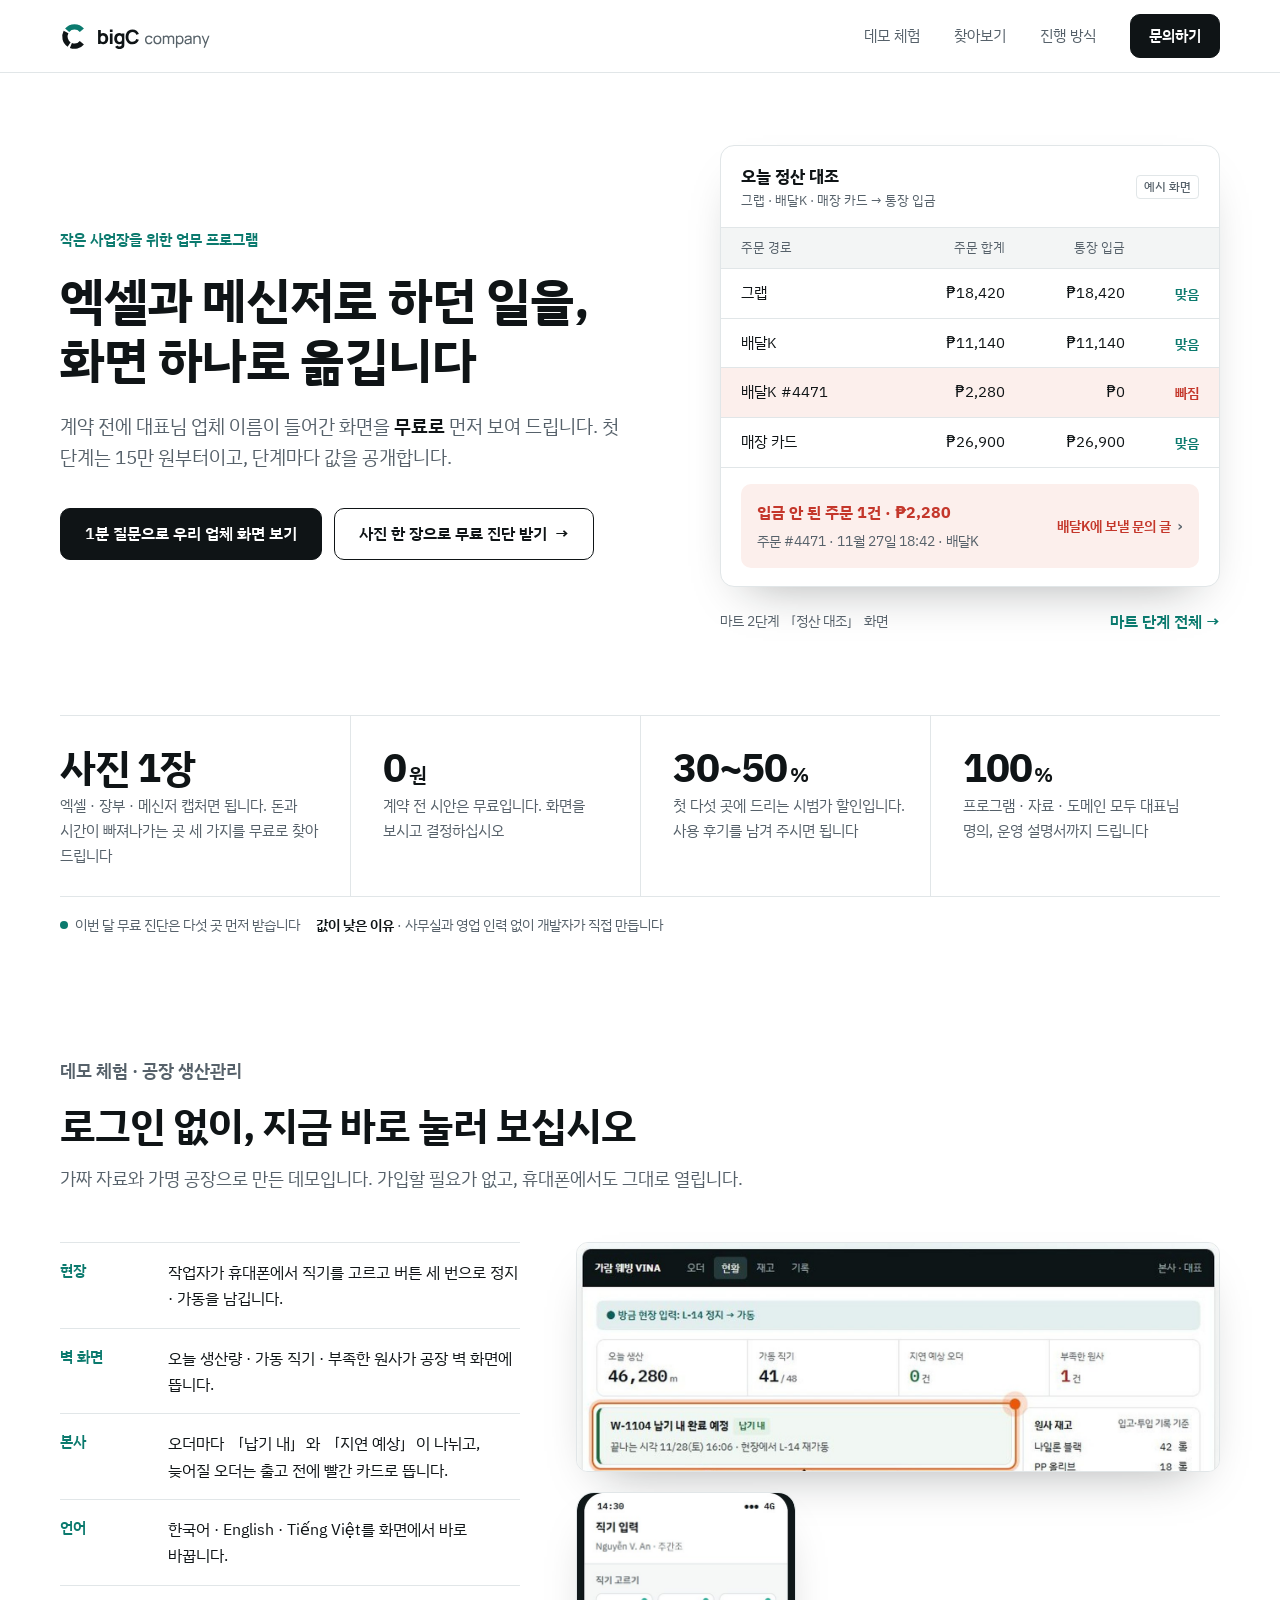
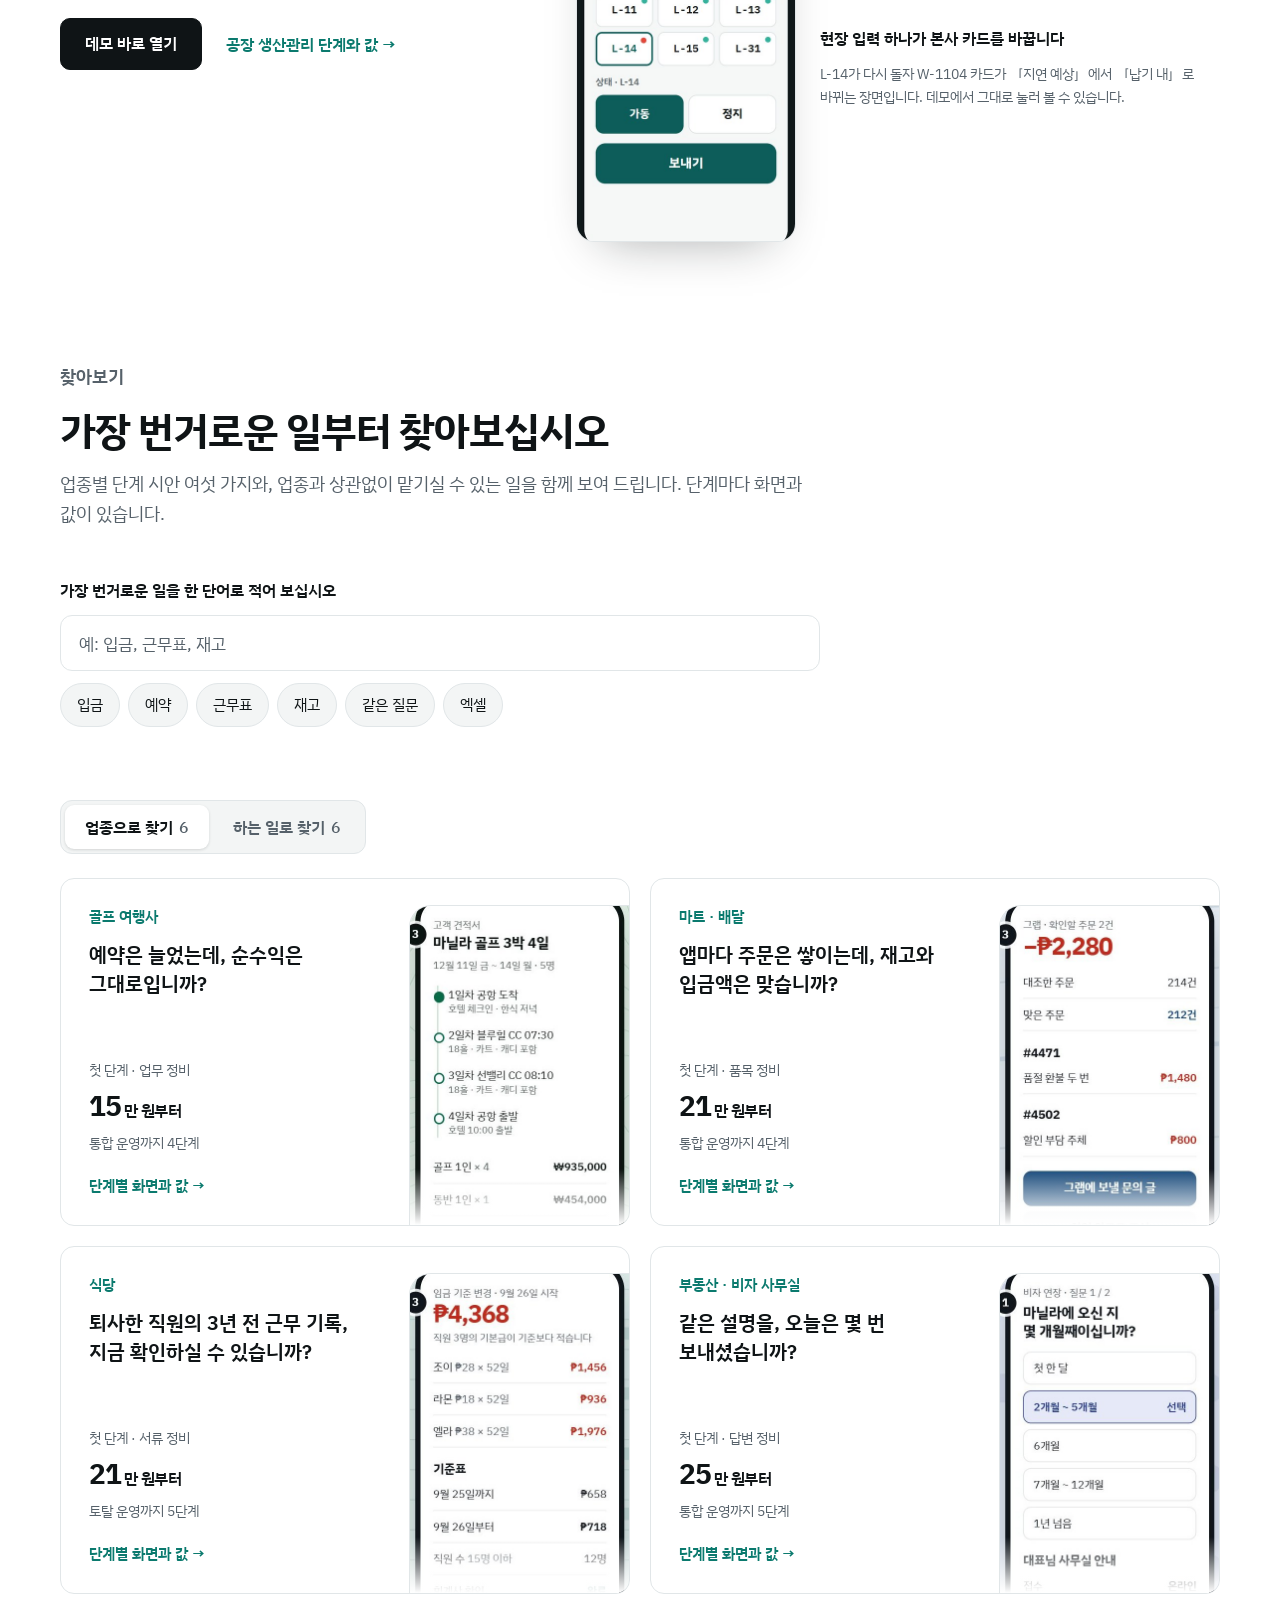
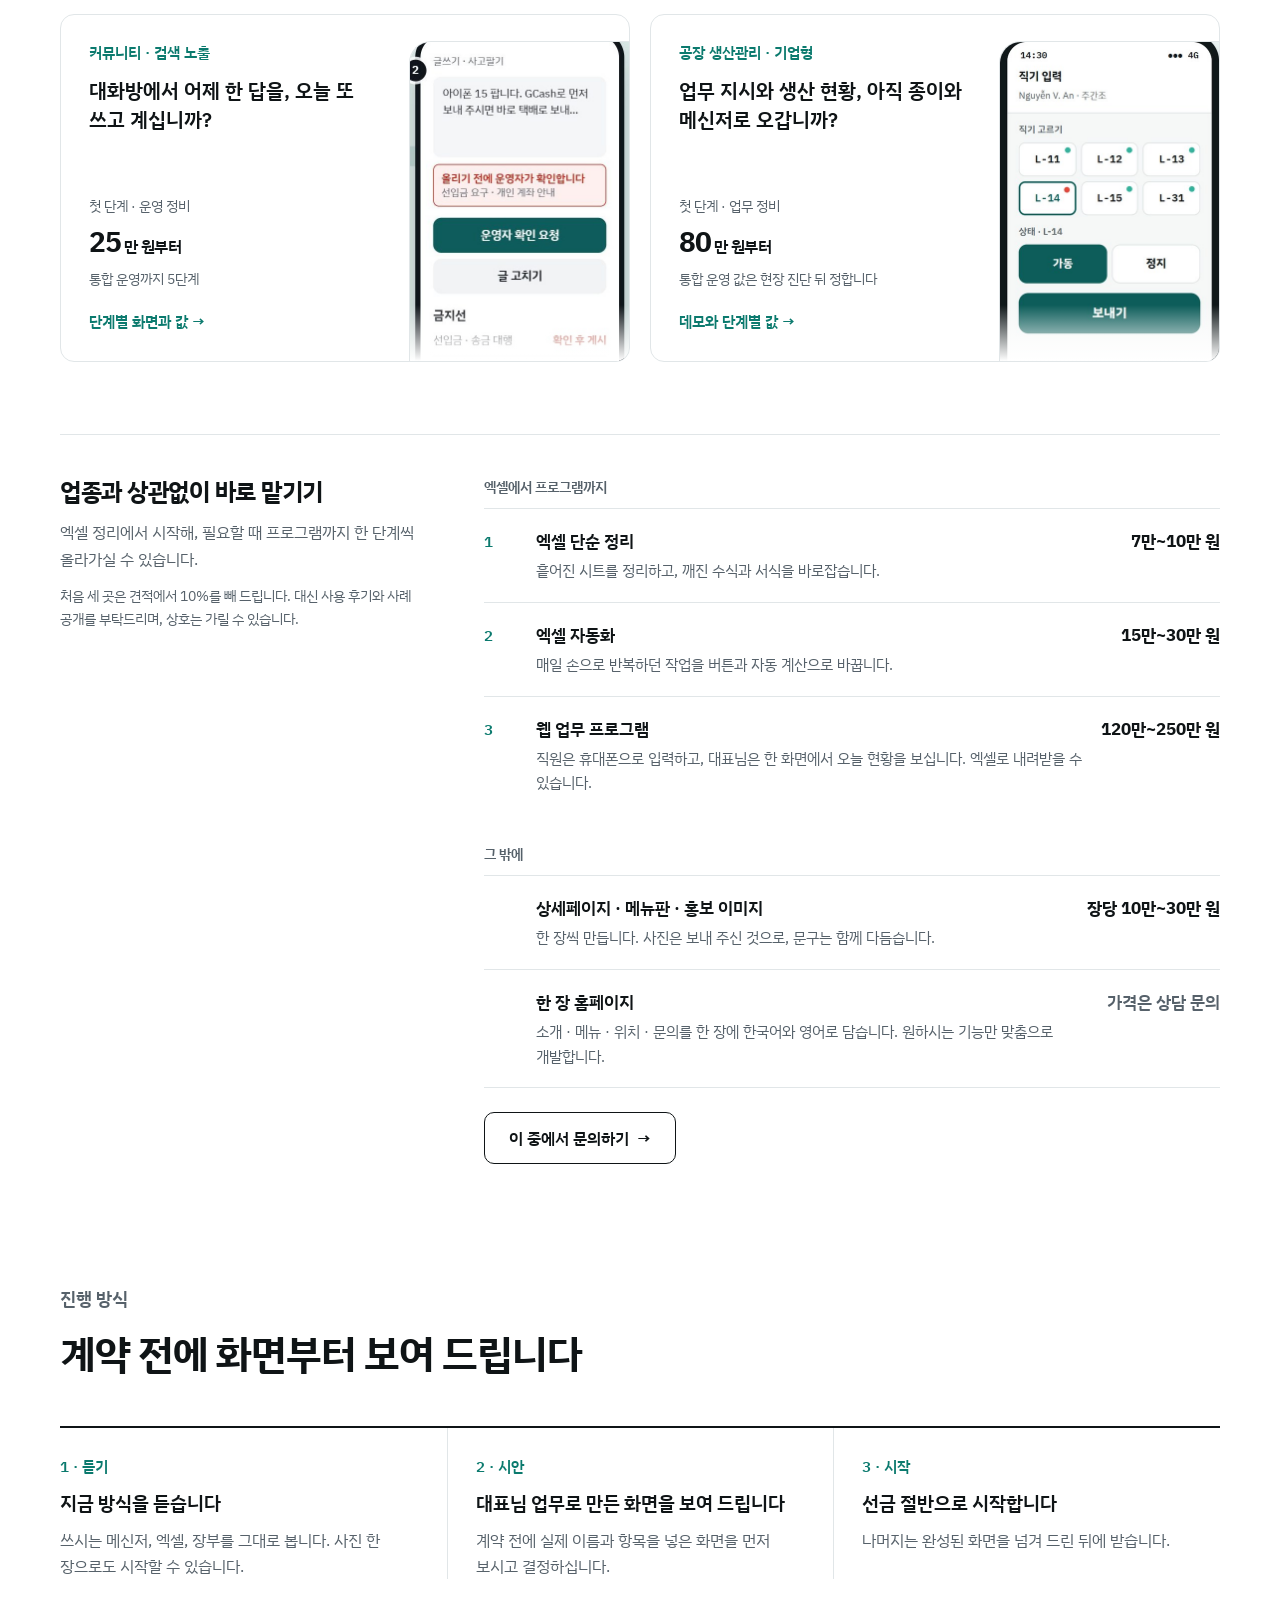
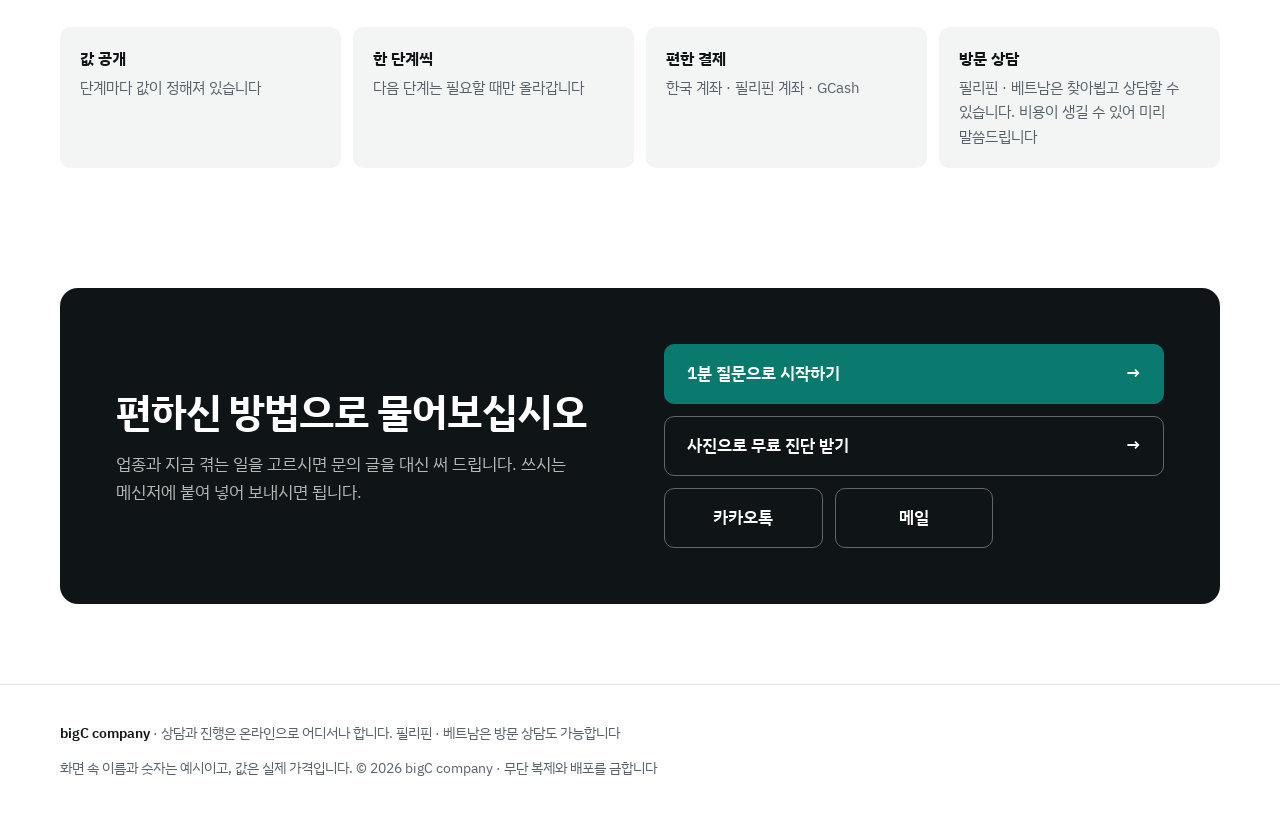
<file: index.html>
<!doctype html><html lang="ko"><head><meta charset="utf-8"><meta name="viewport" content="width=device-width,initial-scale=1,viewport-fit=cover"><title>bigC company · 작은 사업장을 위한 업무 프로그램</title><meta property="og:type" content="website"><meta property="og:site_name" content="bigC company"><meta property="og:url" content="https://bigc-company.github.io/"><link rel="canonical" href="https://bigc-company.github.io/"><meta property="og:title" content="엑셀과 카톡으로 하던 일을, 화면 하나로 옮깁니다"><meta property="og:description" content="작은 사업장을 위한 업무 프로그램. 계약 전에 대표님 업체 이름이 들어간 화면을 무료로 먼저 보여 드리고, 단계마다 값을 공개합니다."><meta name="description" content="작은 사업장을 위한 업무 프로그램. 계약 전에 대표님 업체 이름이 들어간 화면을 무료로 먼저 보여 드리고, 단계마다 값을 공개합니다."><meta property="og:image" content="https://bigc-company.github.io/_s/og.png?v=4"><meta property="og:image:width" content="1200"><meta property="og:image:height" content="630"><meta name="twitter:card" content="summary_large_image"><link rel="icon" type="image/svg+xml" href="data:image/svg+xml,%3Csvg xmlns="http://www.w3.org/2000/svg" viewBox="0 0 100 100" width="100" height="100" role="img" aria-label="bigC company"%3E%3Crect width="100" height="100" rx="22" fill="%230f1416"/%3E%3Cg fill="none" stroke-width="17" stroke-linecap="butt"%3E%3Cpath d="M72.29 70.07A30 30 0 0 1 39.74 78.19" stroke="%23eef2f3"/%3E%3Cpath d="M31.53 73.64A30 30 0 0 1 22.18 38.76" stroke="%23eef2f3"/%3E%3Cpath d="M27.02 30.72A30 30 0 0 1 72.29 29.93" stroke="%234fc1ae"/%3E%3C/g%3E%3C/svg%3E">
<link rel="preconnect" href="https://fonts.googleapis.com">
<link rel="preconnect" href="https://fonts.gstatic.com" crossorigin>
<link rel="stylesheet" href="https://fonts.googleapis.com/css2?family=IBM+Plex+Sans+KR:wght@400;500;600;700&family=IBM+Plex+Mono:wght@500;600&display=swap">
<style>
/* Layout: 1200 container, 12-col feel via two-column grids; evidence directly under the headline; every picture shown near 1:1 so its text reads. */
:root{
  --bg:#ffffff; --tint:#f3f5f5; --ink:#0f1416; --muted:#56616a; --line:#e1e6e8;
  --acc:#0b7a6e; --acc-ink:#ffffff; --acc-soft:#e5f1ef; --bad:#c4372b; --bad-soft:#fcefec;
  --shadow:0 22px 48px -26px rgba(15,20,22,.38);
  --f:"IBM Plex Sans KR","Apple SD Gothic Neo","Malgun Gothic",system-ui,sans-serif;
  --mono:"IBM Plex Mono",ui-monospace,Consolas,monospace;
  --w:1200px; --hh:72px;
  --logo-ink:#0f1416;--logo-acc:#0b7a6e;--logo-sub:#58636a;
}
@media (prefers-color-scheme:dark){:root:not([data-theme="light"]){color-scheme:dark;
  --bg:#0e1214;--tint:#161b1e;--ink:#e9eef0;--muted:#9aa6ab;--line:#262d31;--acc:#4fc1ae;--acc-ink:#06201c;--acc-soft:#123029;--bad:#ff8a73;--bad-soft:#3a1f1a;--shadow:0 22px 48px -26px rgba(0,0,0,.8);--logo-ink:#eef2f3;--logo-acc:#4fc1ae;--logo-sub:#9aa6ab;}}
:root[data-theme="dark"]{color-scheme:dark;
  --bg:#0e1214;--tint:#161b1e;--ink:#e9eef0;--muted:#9aa6ab;--line:#262d31;--acc:#4fc1ae;--acc-ink:#06201c;--acc-soft:#123029;--bad:#ff8a73;--bad-soft:#3a1f1a;--shadow:0 22px 48px -26px rgba(0,0,0,.8);--logo-ink:#eef2f3;--logo-acc:#4fc1ae;--logo-sub:#9aa6ab;}

*{box-sizing:border-box}
html{scroll-behavior:smooth;scroll-padding-top:calc(var(--hh) + 12px)}
@media (prefers-reduced-motion:reduce){html{scroll-behavior:auto}}
body{margin:0;background:var(--bg);color:var(--ink);font:17px/1.65 var(--f);word-break:keep-all;-webkit-font-smoothing:antialiased}
a{color:inherit;text-decoration:none}
img{max-width:100%;display:block}
h1,h2,h3,p{margin:0}
h1,h2{text-wrap:balance;letter-spacing:-.025em;font-weight:700}
h2{font-size:clamp(28px,3.4vw,40px);line-height:1.25}
h3{font-size:19px;line-height:1.4;font-weight:600}
.wrap{max-width:var(--w);margin-inline:auto;padding-left:max(20px,env(safe-area-inset-left,0px));padding-right:max(20px,env(safe-area-inset-right,0px))}
.eyebrow{font-size:15px;font-weight:600;color:var(--acc)}
.muted{color:var(--muted)}
.num{font-variant-numeric:tabular-nums}
.btn{display:inline-flex;align-items:center;justify-content:center;gap:8px;min-height:52px;min-width:0;max-width:100%;padding:10px 24px;border-radius:10px;font-weight:600;font-size:16px;line-height:1.35;text-align:center;text-wrap:balance;border:1.5px solid var(--ink);transition:transform .15s ease,background .15s ease}
.btn .ar{flex:none}
.btn:hover{transform:translateY(-1px)}
.btn.fill{background:var(--ink);color:var(--bg)}
.btn.sm{min-height:44px;padding:6px 18px;font-size:15px}
.link{font-weight:600;font-size:16px;color:var(--acc);display:inline-flex;gap:6px;align-items:center;min-height:44px}
.link:hover{text-decoration:underline;text-underline-offset:4px}
:focus-visible{outline:3px solid var(--acc);outline-offset:3px;border-radius:6px}
.tag{display:inline-block;font-size:12px;font-weight:500;color:var(--muted);border:1px solid var(--line);border-radius:4px;padding:1px 7px;background:var(--bg)}

/* header */
body::before{content:"";position:fixed;inset:0 0 auto;height:env(safe-area-inset-top,0px);z-index:30;background:var(--bg)}
header{position:sticky;top:env(safe-area-inset-top,0px);z-index:20;background:var(--bg);border-bottom:1px solid var(--line)}
header .wrap{height:var(--hh);display:flex;align-items:center;justify-content:space-between;gap:20px}
.logo{display:flex;align-items:center;gap:10px;min-height:44px;font-weight:700;font-size:18px;letter-spacing:-.01em}
.logo .lk{height:45px;width:auto;display:block;margin-left:-8px}
nav{display:flex;align-items:center;gap:34px;font-size:15px}
nav a.n{color:var(--muted);min-height:44px;display:inline-flex;align-items:center}
nav a.n:hover{color:var(--ink)}

/* hero */
.hero{padding-block:72px 0}
.hero .grid{display:grid;grid-template-columns:minmax(0,1fr) 500px;gap:56px;align-items:center}
.nw{display:inline-block;white-space:nowrap}
.hero h1{font-size:clamp(32px,4.2vw,50px);line-height:1.2;margin:16px 0 22px}
.lead{font-size:19px;color:var(--muted);max-width:30em}
.lead b{color:var(--ink);font-weight:600}
.ctas{display:flex;flex-wrap:wrap;gap:12px;margin-top:34px}

.screen{background:var(--bg);border:1px solid var(--line);border-radius:14px;box-shadow:var(--shadow);overflow:hidden}
.screen-h{display:flex;justify-content:space-between;align-items:center;gap:10px;padding:16px 20px;border-bottom:1px solid var(--line)}
.screen-h b{font-size:17px}
.screen-h small{display:block;font-size:13px;color:var(--muted);font-weight:400}
.tbl{font-size:15px}
.tr{display:grid;grid-template-columns:minmax(0,1.3fr) 1fr 1fr 64px;gap:10px;padding:12px 20px;border-bottom:1px solid var(--line);align-items:center}
.tr.th{font-size:13px;color:var(--muted);background:var(--tint);padding-block:9px}
.tr > :nth-child(2),.tr > :nth-child(3){text-align:right}
.tr .s{text-align:right;font-size:14px;font-weight:600;color:var(--acc)}
.tr.bad{background:var(--bad-soft)}
.tr.bad .s{color:var(--bad)}
.alert{margin:16px 20px 18px;padding:14px 16px;border-radius:10px;background:var(--bad-soft);display:flex;justify-content:space-between;align-items:center;gap:12px}
.alert b{color:var(--bad);font-size:16px}
.alert span{font-size:14px;color:var(--muted)}
.alert .deco{flex:none;display:inline-flex;align-items:center;gap:6px;font-size:14px;font-weight:600;color:var(--bad);pointer-events:none;user-select:none}
.under{display:flex;justify-content:space-between;align-items:center;margin-top:12px;font-size:14px;color:var(--muted)}

/* proof band */
.proof{margin-top:72px;border-top:1px solid var(--line);border-bottom:1px solid var(--line)}
.proof .cells{display:grid;grid-template-columns:repeat(4,minmax(0,1fr))}
.proof .c{padding:30px 24px 28px 0;display:flex;flex-direction:column;gap:6px}
.proof .c + .c{padding-left:32px;border-left:1px solid var(--line)}
.big{font-size:clamp(30px,3.2vw,40px);white-space:nowrap;font-weight:700;letter-spacing:-.03em;line-height:1.05;font-variant-numeric:tabular-nums}
.big small{font-size:20px;font-weight:600;letter-spacing:0;margin-left:3px}
.cap{font-size:15px;color:var(--muted)}
.src{padding-block:16px 0;font-size:14px;color:var(--muted);display:flex;flex-wrap:wrap;gap:4px 16px;align-items:center}
.src b{color:var(--ink);font-weight:600}
.dot{display:inline-flex;align-items:center;gap:7px}
.dot::before{content:"";width:8px;height:8px;border-radius:50%;background:var(--acc)}

section.blk{padding-block:120px 0}
.blk-h{display:flex;flex-direction:column;gap:14px;max-width:760px;margin-bottom:48px}
.blk-h p{font-size:18px;color:var(--muted)}

/* case */
.case{display:grid;grid-template-columns:minmax(0,5fr) minmax(0,7fr);gap:56px;align-items:start}
.quote{font-size:20px;line-height:1.6;font-weight:500;padding-left:20px;border-left:3px solid var(--acc)}
.quote small{display:block;font-size:14px;color:var(--muted);font-weight:400;margin-top:8px}
.made{list-style:none;margin:36px 0 0;padding:0;display:flex;flex-direction:column}
.made li{display:grid;grid-template-columns:92px 1fr;gap:16px;padding:16px 0;border-top:1px solid var(--line)}
.made li:last-child{border-bottom:1px solid var(--line)}
.made b{font-size:15px;color:var(--acc);font-weight:600}
.made span{font-size:16px}
.safe{margin-top:28px;display:flex;flex-direction:column;gap:8px;font-size:15px;color:var(--muted)}
.safe b{color:var(--ink);font-weight:600}
.case .acts{display:flex;flex-wrap:wrap;gap:12px 24px;align-items:center;margin-top:32px}
.shots{display:flex;flex-direction:column;gap:20px}
.pic{border:1px solid var(--line);border-radius:12px;overflow:hidden;box-shadow:var(--shadow);background:#fff}
.pic img{width:100%;height:auto}
.shots .row{display:grid;grid-template-columns:220px 1fr;gap:24px;align-items:center}
.shots .row .pic{border-radius:18px}
.figcap{font-size:14px;color:var(--muted);display:flex;flex-direction:column;gap:10px}
.figcap b{color:var(--ink);font-weight:600;font-size:16px}

/* trades */
.trades{display:grid;grid-template-columns:repeat(2,minmax(0,1fr));gap:20px}
.trade{display:grid;grid-template-columns:minmax(0,1fr) 220px;gap:24px;border:1px solid var(--line);border-radius:14px;padding:26px 0 0 28px;overflow:hidden;background:var(--bg);transition:border-color .15s ease,transform .15s ease}
.trade:hover{border-color:var(--ink);transform:translateY(-2px)}
.trade .t{display:flex;flex-direction:column;gap:10px;padding-bottom:26px}
.trade .name{font-size:15px;font-weight:600;color:var(--acc)}
.trade h3{font-size:20px;line-height:1.45}
.trade .price{margin-top:auto;padding-top:18px;display:flex;flex-direction:column;gap:2px}
.trade .price span{font-size:14px;color:var(--muted)}
.trade .price b{font-size:28px;font-weight:700;letter-spacing:-.02em;font-variant-numeric:tabular-nums}
.trade .price b small{font-size:16px;font-weight:600;margin-left:2px}
.trade .go{font-size:15px;font-weight:600;color:var(--acc);margin-top:10px}
.trade .ph{align-self:end;height:320px;overflow:hidden;border-top-left-radius:22px;border:1px solid var(--line);border-right:0;border-bottom:0;background:#fff;position:relative}
.trade .ph img{width:220px;height:auto}
.trade .ph::after{content:"";position:absolute;left:0;right:0;bottom:0;height:56px;background:linear-gradient(to bottom,rgba(255,255,255,0),#fff)}
.trade.hit{border-color:var(--acc);box-shadow:0 0 0 3px color-mix(in srgb,var(--acc) 28%,transparent)}
.trade .uses{margin-top:auto;padding-top:18px;display:flex;flex-direction:column;gap:4px}
.trade .uses span{font-size:14px;color:var(--muted)}
.trade .uses p{font-size:16px;font-weight:500}

/* finder: one word -> the matching card */
.find{display:flex;flex-direction:column;gap:12px;max-width:760px;margin-bottom:36px}
.find label{font-size:16px;font-weight:600}
.find input{width:100%;min-width:0;height:56px;padding:0 18px;border:1.5px solid var(--line);border-radius:12px;background:var(--bg);color:var(--ink);font:inherit;font-size:17px}
.find input::placeholder{color:var(--muted)}
.find input:focus{outline:none;border-color:var(--acc);box-shadow:0 0 0 3px color-mix(in srgb,var(--acc) 22%,transparent)}
.chips{display:flex;flex-wrap:wrap;gap:8px}
.chip{min-height:44px;padding:0 16px;border-radius:999px;border:1px solid var(--line);background:var(--tint);color:var(--ink);font:inherit;font-size:15px;cursor:pointer}
.chip:hover{border-color:var(--ink)}
.find-out{font-size:15px;color:var(--muted);min-height:1.65em}
.find-out b{color:var(--ink);font-weight:600}
.find-out a{color:var(--acc);font-weight:600}

/* two ways in */
.tabs{display:inline-flex;gap:4px;padding:4px;margin-bottom:24px;border:1px solid var(--line);border-radius:12px;background:var(--tint)}
.tab{min-height:44px;padding:0 20px;border:0;border-radius:9px;background:transparent;color:var(--muted);font:inherit;font-size:16px;font-weight:600;cursor:pointer}
.tab[aria-selected="true"]{background:var(--bg);color:var(--ink);box-shadow:0 1px 3px rgba(15,20,22,.14)}
.tab .ct{margin-left:6px;font-weight:500;color:var(--muted);font-variant-numeric:tabular-nums}
.none{margin-top:20px;display:flex;flex-wrap:wrap;align-items:center;gap:4px 12px;font-size:16px;color:var(--muted)}

/* product shelf */
.shelf{margin-top:72px;padding-top:40px;border-top:1px solid var(--line);display:grid;grid-template-columns:minmax(0,4fr) minmax(0,8fr);gap:56px}
.shelf-h{display:flex;flex-direction:column;gap:12px}
.shelf-h h3{font-size:24px;line-height:1.35;letter-spacing:-.02em;font-weight:700;text-wrap:balance}
.shelf-h p{color:var(--muted);font-size:16px}
.shelf-h .fine{font-size:14px}
.items{list-style:none;margin:0;padding:0;display:flex;flex-direction:column}
.items li{display:grid;grid-template-columns:36px minmax(0,1fr) auto;gap:4px 16px;align-items:baseline;padding:18px 0;border-top:1px solid var(--line)}
.items li:last-child{border-bottom:1px solid var(--line)}
.items .n{font:600 15px var(--mono);color:var(--acc)}
.items .n.o{color:var(--muted)}
.items b{font-size:17px;font-weight:600}
.items .d{grid-column:2;font-size:15px;color:var(--muted)}
.items strong{grid-column:3;grid-row:1;font-size:17px;font-weight:700;text-align:right;white-space:nowrap;font-variant-numeric:tabular-nums}
.items strong.q{font-weight:600;color:var(--muted)}
.items li.hit{background:var(--acc-soft);box-shadow:-12px 0 0 var(--acc-soft),12px 0 0 var(--acc-soft)}
.items .grp{display:block;padding:0 0 10px;border:0;font-size:14px;font-weight:600;color:var(--muted)}
.items .grp + li{border-top:1px solid var(--line)}
.shelf .acts{margin-top:24px}

/* how */
.how{display:grid;grid-template-columns:repeat(3,minmax(0,1fr));gap:0;border-top:2px solid var(--ink)}
.how div{padding:26px 28px 0 0;display:flex;flex-direction:column;gap:10px}
.how div + div{padding-left:28px;border-left:1px solid var(--line)}
.how .k{font-size:15px;font-weight:600;color:var(--acc)}
.how .k i{font:600 15px var(--mono);font-style:normal}
.how p{color:var(--muted);font-size:16px}
.promise{margin-top:48px;display:grid;grid-template-columns:repeat(4,minmax(0,1fr));gap:12px}
.promise div{background:var(--tint);border-radius:10px;padding:18px 20px;font-size:15px;display:flex;flex-direction:column;gap:4px}
.promise b{font-size:16px}
.promise span{color:var(--muted)}

/* ask */
.ask{margin-top:120px;background:var(--ink);color:var(--bg);border-radius:18px;padding:56px;display:grid;grid-template-columns:minmax(0,1fr) minmax(0,1fr);gap:48px;align-items:center}
.ask h2{color:var(--bg)}
.ask p{color:color-mix(in srgb,var(--bg) 70%,var(--ink));margin-top:14px;font-size:17px}
.ask .opts{display:flex;flex-direction:column;gap:12px}
.ask .btn{width:100%;border-color:color-mix(in srgb,var(--bg) 35%,var(--ink));color:var(--bg);justify-content:space-between;text-align:left;min-height:60px;padding-inline:22px;font-size:17px}
.ask .btn.fill{background:var(--acc);border-color:var(--acc);color:var(--acc-ink)}
.ask .routes{display:grid;grid-template-columns:repeat(3,minmax(0,1fr));gap:12px}
.ask .routes .btn{justify-content:center}
.ask .more{font-size:14px;color:color-mix(in srgb,var(--bg) 60%,var(--ink));display:flex;justify-content:flex-end;align-items:center;min-height:44px;text-align:right}
.nb{white-space:nowrap}

footer{margin-top:80px;border-top:1px solid var(--line);padding-block:36px 48px;font-size:14px;color:var(--muted)}
footer .wrap{display:flex;flex-wrap:wrap;justify-content:space-between;gap:12px 32px}
footer b{color:var(--ink);font-weight:600}

/* phone bar */
.bar{position:fixed;left:0;right:0;bottom:0;z-index:25;display:none;gap:10px;background:var(--bg);border-top:1px solid var(--line);
  padding:10px max(14px,env(safe-area-inset-right,0px)) calc(10px + env(safe-area-inset-bottom,0px)) max(14px,env(safe-area-inset-left,0px));transform:translateY(110%);transition:transform .25s ease}
.bar.on{transform:none}
.bar .btn{flex:1;min-height:48px;font-size:15px}

@media (max-width:1080px){
  .hero .grid{grid-template-columns:1fr;gap:44px}
  .case{grid-template-columns:1fr;gap:40px}
  .trades{grid-template-columns:1fr}
  .promise{grid-template-columns:repeat(2,minmax(0,1fr))}
  .ask{grid-template-columns:1fr;padding:40px}
  .shelf{grid-template-columns:1fr;gap:28px}
}
@media (max-width:900px){
  .proof .cells{grid-template-columns:repeat(2,minmax(0,1fr))}
  .proof .c{padding:24px 24px 24px 0}
  .proof .c + .c{padding-left:0;border-left:0}
  .proof .c:nth-child(even){padding-left:28px;padding-right:0;border-left:1px solid var(--line)}
  .proof .c:nth-child(n+3){border-top:1px solid var(--line)}
}
@media (max-width:720px){
  :root{--hh:60px}
  body{font-size:16px}
  nav a.n,nav .btn{display:none}
  .hero{padding-block:36px 0}
  .hero h1{margin:12px 0 16px}
  .lead{font-size:17px}
  .ctas{flex-direction:column;margin-top:26px}
  .ctas .btn{width:100%}
  .tr{grid-template-columns:minmax(0,1.2fr) 1fr 1fr 44px;padding:11px 14px;font-size:14px;gap:8px}
  .tr.th{font-size:12px}
  .screen-h{padding:14px}
  .alert{margin:14px;flex-direction:column;align-items:stretch;gap:10px}
  .alert .deco{justify-content:space-between;padding-top:10px;border-top:1px solid color-mix(in srgb,var(--bad) 25%,transparent)}
  .proof{margin-top:44px}
  .proof .cells{grid-template-columns:1fr}
  .proof .c,.proof .c:nth-child(even){padding:20px 0;border-left:0}
  .proof .c + .c{border-top:1px solid var(--line)}
  .big{font-size:32px}
  section.blk{padding-block:80px 0}
  .blk-h{margin-bottom:32px}
  .blk-h p{font-size:16px}
  .quote{font-size:18px}
  .made li{grid-template-columns:76px 1fr;gap:12px}
  .shots .row{grid-template-columns:1fr}
  .shots .row .pic{max-width:220px}
  .trade{grid-template-columns:1fr;padding:22px 22px 0;gap:20px}
  .trade .t{padding-bottom:0}
  .trade .ph{height:260px;justify-self:center;width:220px;border-radius:22px 22px 0 0;border-right:1px solid var(--line)}
  .tabs{display:flex}
  .tab{flex:1;padding:0 10px}
  .find{margin-bottom:28px}
  .shelf{margin-top:56px;padding-top:32px}
  .items li{grid-template-columns:28px minmax(0,1fr)}
  .items strong{grid-column:2;grid-row:auto;text-align:left}
  .items li.hit{box-shadow:-8px 0 0 var(--acc-soft),8px 0 0 var(--acc-soft)}
  .how{grid-template-columns:1fr;border-top-width:2px}
  .how div{padding:22px 0;border-bottom:1px solid var(--line)}
  .how div + div{padding-left:0;border-left:0}
  .promise{grid-template-columns:1fr}
  .ask{margin-top:80px;padding:30px 22px;border-radius:14px}
  .ask .routes{grid-template-columns:1fr}
  footer{margin-top:56px;padding-bottom:110px}
  .bar{display:flex}
}
@media (max-width:380px){.cap{font-size:14px}}
@media (prefers-reduced-motion:reduce){.btn,.trade,.bar{transition:none}.btn:hover,.trade:hover{transform:none}}
</style><style>[hidden]{display:none!important}</style><link rel="icon" type="image/png" sizes="32x32" href="_s/favicon-32.png"><link rel="icon" type="image/png" sizes="16x16" href="_s/favicon-16.png"><link rel="apple-touch-icon" href="_s/apple-touch-icon-180.png"></head><body>

<header>
  <div class="wrap">
    <a class="logo" href="#top" aria-label="bigC company 처음으로"><svg viewBox="0 0 319.37 87" class="lk" aria-hidden="true" focusable="false"><g transform="translate(14.5 14.5) scale(0.58)" fill="none" stroke-width="18" stroke-linecap="butt"><path d="M74.51 70.57A32 32 0 0 1 38.01 79.67" stroke="var(--logo-ink)"/><path d="M32.11 76.53A32 32 0 0 1 21.75 34.98" stroke="var(--logo-ink)"/><path d="M25.49 29.43A32 32 0 0 1 74.51 29.43" stroke="var(--logo-acc)"/></g><path d="M99.23 58.624Q96.17099999999999 58.624 94.119 57.199Q92.06700000000001 55.774 91.0315 53.323Q89.996 50.872 89.996 47.794000000000004Q89.996 44.716 91.02199999999999 42.265Q92.048 39.81400000000001 94.043 38.389Q96.038 36.964 98.964 36.964Q101.90899999999999 36.964 104.094 38.370000000000005Q106.279 39.776 107.4855 42.2175Q108.69200000000001 44.659000000000006 108.69200000000001 47.794000000000004Q108.69200000000001 50.872 107.50450000000001 53.323Q106.31700000000001 55.774 104.18900000000001 57.199Q102.061 58.624 99.23 58.624ZM89.122 58.054V30.694000000000003H94.328V43.994H93.682V58.054ZM98.394 54.026Q100.066 54.026 101.13 53.19Q102.194 52.354 102.707 50.938500000000005Q103.22 49.523 103.22 47.794000000000004Q103.22 46.084 102.688 44.6685Q102.156 43.253 101.0445 42.4075Q99.93299999999999 41.562 98.204 41.562Q96.589 41.562 95.5915 42.341Q94.594 43.120000000000005 94.138 44.526Q93.682 45.932 93.682 47.794000000000004Q93.682 49.656000000000006 94.138 51.062000000000005Q94.594 52.468 95.6295 53.247Q96.66499999999999 54.026 98.394 54.026ZM111.92200000000001 34.684V30.124000000000002H117.09V34.684ZM111.92200000000001 58.054V37.534000000000006H117.09V58.054ZM130.238 67.744Q128.49 67.744 126.91300000000001 67.18350000000001Q125.33600000000001 66.623 124.09150000000001 65.6255Q122.84700000000001 64.628 122.06800000000001 63.298L126.85600000000001 60.980000000000004Q127.35000000000001 61.892 128.2715 62.367000000000004Q129.193 62.842 130.276 62.842Q131.435 62.842 132.461 62.4525Q133.48700000000002 62.063 134.10450000000003 61.2935Q134.722 60.524 134.68400000000003 59.384V53.418H135.33V37.534000000000006H139.852V59.46Q139.852 60.22 139.7855 60.8945Q139.71900000000002 61.569 139.548 62.234Q139.054 64.11500000000001 137.7145 65.331Q136.375 66.547 134.437 67.1455Q132.49900000000002 67.744 130.238 67.744ZM129.782 58.624Q126.95100000000001 58.624 124.82300000000001 57.199Q122.69500000000001 55.774 121.50750000000001 53.323Q120.32000000000001 50.872 120.32000000000001 47.794000000000004Q120.32000000000001 44.659000000000006 121.5265 42.2175Q122.733 39.776 124.918 38.370000000000005Q127.10300000000001 36.964 130.048 36.964Q132.97400000000002 36.964 134.969 38.389Q136.964 39.81400000000001 137.99 42.265Q139.01600000000002 44.716 139.01600000000002 47.794000000000004Q139.01600000000002 50.872 137.9805 53.323Q136.94500000000002 55.774 134.89300000000003 57.199Q132.841 58.624 129.782 58.624ZM130.61800000000002 54.026Q132.347 54.026 133.3825 53.247Q134.418 52.468 134.87400000000002 51.062000000000005Q135.33 49.656000000000006 135.33 47.794000000000004Q135.33 45.932 134.87400000000002 44.526Q134.418 43.120000000000005 133.4205 42.341Q132.423 41.562 130.80800000000002 41.562Q129.079 41.562 127.9675 42.4075Q126.85600000000001 43.253 126.32400000000001 44.6685Q125.79200000000002 46.084 125.79200000000002 47.794000000000004Q125.79200000000002 49.523 126.305 50.938500000000005Q126.81800000000001 52.354 127.882 53.19Q128.946 54.026 130.61800000000002 54.026ZM155.58399999999997 58.624Q151.48 58.624 148.5065 56.838Q145.533 55.052 143.92749999999998 51.841Q142.32199999999997 48.63 142.32199999999997 44.374Q142.32199999999997 40.118 143.92749999999998 36.907Q145.533 33.696 148.5065 31.91Q151.48 30.124000000000002 155.58399999999997 30.124000000000002Q160.296 30.124000000000002 163.4975 32.461Q166.69899999999998 34.798 168.01 38.788000000000004L162.80399999999997 40.232Q162.04399999999998 37.743 160.23899999999998 36.3655Q158.434 34.988 155.58399999999997 34.988Q152.981 34.988 151.2425 36.147Q149.504 37.306 148.63 39.415Q147.756 41.524 147.756 44.374Q147.756 47.224000000000004 148.63 49.333Q149.504 51.442 151.2425 52.601Q152.981 53.760000000000005 155.58399999999997 53.760000000000005Q158.434 53.760000000000005 160.23899999999998 52.373000000000005Q162.04399999999998 50.986000000000004 162.80399999999997 48.516000000000005L168.01 49.96Q166.69899999999998 53.95 163.4975 56.287000000000006Q160.296 58.624 155.58399999999997 58.624Z" fill="var(--logo-ink)"/><path d="M187.45499999999998 58.504000000000005Q184.98749999999998 58.504000000000005 183.26999999999998 57.4015Q181.55249999999998 56.299 180.65249999999997 54.36775Q179.75249999999997 52.4365 179.72999999999996 49.954Q179.75249999999997 47.426500000000004 180.67499999999995 45.499Q181.59749999999997 43.5715 183.3225 42.487750000000005Q185.04749999999999 41.404 187.48499999999999 41.404Q190.04249999999996 41.404 191.89499999999998 42.664Q193.74749999999997 43.92400000000001 194.38499999999996 46.114000000000004L191.74499999999998 46.909000000000006Q191.22749999999996 45.499 190.07999999999998 44.719Q188.93249999999998 43.939 187.45499999999998 43.939Q185.78999999999996 43.939 184.70999999999998 44.7115Q183.62999999999997 45.484 183.10499999999996 46.841499999999996Q182.57999999999998 48.199 182.56499999999997 49.954Q182.58749999999998 52.661500000000004 183.81374999999997 54.315250000000006Q185.03999999999996 55.969 187.45499999999998 55.969Q189.03749999999997 55.969 190.08749999999998 55.2415Q191.13749999999996 54.514 191.68499999999997 53.134L194.38499999999996 53.839Q193.53749999999997 56.104 191.75249999999997 57.304Q189.96749999999997 58.504000000000005 187.45499999999998 58.504000000000005ZM203.75999999999996 58.504000000000005Q201.33749999999995 58.504000000000005 199.58999999999997 57.409000000000006Q197.84249999999997 56.314 196.90124999999995 54.38275Q195.95999999999995 52.4515 195.95999999999995 49.939Q195.95999999999995 47.3965 196.91999999999996 45.472750000000005Q197.87999999999997 43.54900000000001 199.63124999999997 42.4765Q201.38249999999996 41.404 203.75999999999996 41.404Q206.18999999999997 41.404 207.94124999999997 42.49525Q209.69249999999997 43.5865 210.63374999999996 45.51025Q211.57499999999996 47.434000000000005 211.57499999999996 49.939Q211.57499999999996 52.481500000000004 210.62624999999997 54.409000000000006Q209.67749999999995 56.3365 207.92249999999996 57.42025Q206.16749999999996 58.504000000000005 203.75999999999996 58.504000000000005ZM203.75999999999996 55.969Q206.27249999999995 55.969 207.50624999999997 54.289Q208.73999999999995 52.609 208.73999999999995 49.939Q208.73999999999995 47.2015 207.49499999999995 45.57025Q206.24999999999997 43.939 203.75999999999996 43.939Q202.06499999999997 43.939 200.96624999999995 44.704Q199.86749999999995 45.469 199.33124999999995 46.819Q198.79499999999996 48.169000000000004 198.79499999999996 49.939Q198.79499999999996 52.676500000000004 200.05499999999995 54.32275Q201.31499999999997 55.969 203.75999999999996 55.969ZM233.64 58.054 233.65499999999997 47.689Q233.65499999999997 45.874 232.68374999999997 44.846500000000006Q231.71249999999998 43.819 230.17499999999998 43.819Q229.26749999999998 43.819 228.46124999999998 44.23525Q227.65499999999997 44.6515 227.14499999999998 45.52525Q226.635 46.399 226.635 47.764L225.225 47.194Q225.18749999999997 45.469 225.92999999999998 44.1715Q226.67249999999999 42.874 227.96625 42.153999999999996Q229.26 41.434 230.88 41.434Q233.415 41.434 234.87 42.97525Q236.325 44.5165 236.325 47.104L236.30999999999997 58.054ZM214.26 58.054V41.854H216.64499999999998V46.189H216.945V58.054ZM223.96499999999997 58.054 223.98 47.794000000000004Q223.98 45.941500000000005 223.01999999999998 44.880250000000004Q222.05999999999997 43.819 220.46999999999997 43.819Q218.8875 43.819 217.91625 44.902750000000005Q216.945 45.98650000000001 216.945 47.764L215.535 46.92400000000001Q215.535 45.349000000000004 216.28499999999997 44.10775Q217.03499999999997 42.8665 218.325 42.15025Q219.61499999999998 41.434 221.24999999999997 41.434Q222.885 41.434 224.09625 42.12775Q225.30749999999998 42.8215 225.97125 44.104Q226.635 45.386500000000005 226.635 47.149L226.61999999999998 58.054ZM247.06499999999997 58.504000000000005Q244.78499999999997 58.504000000000005 243.22499999999997 57.371500000000005Q241.66499999999996 56.239000000000004 240.86249999999995 54.300250000000005Q240.05999999999997 52.3615 240.05999999999997 49.939Q240.05999999999997 47.494 240.86249999999995 45.56275Q241.66499999999996 43.6315 243.22875 42.51775000000001Q244.7925 41.404 247.07999999999998 41.404Q249.32999999999998 41.404 250.95374999999999 42.52525Q252.5775 43.6465 253.45125 45.57775Q254.325 47.509 254.325 49.939Q254.325 52.369 253.45125 54.30775Q252.5775 56.246500000000005 250.95374999999999 57.37525000000001Q249.32999999999998 58.504000000000005 247.06499999999997 58.504000000000005ZM239.60999999999999 65.254V41.854H241.99499999999998V53.779H242.295V65.254ZM246.73499999999999 56.059000000000005Q248.33249999999998 56.059000000000005 249.38624999999996 55.249Q250.43999999999997 54.439 250.96499999999997 53.051500000000004Q251.48999999999998 51.664 251.48999999999998 49.939Q251.48999999999998 48.229 250.96875 46.849000000000004Q250.4475 45.469 249.37874999999997 44.659000000000006Q248.30999999999997 43.849000000000004 246.65999999999997 43.849000000000004Q245.0775 43.849000000000004 244.04249999999996 44.621500000000005Q243.00749999999996 45.394000000000005 242.50124999999997 46.770250000000004Q241.99499999999998 48.1465 241.99499999999998 49.939Q241.99499999999998 51.7165 242.49749999999997 53.10025Q242.99999999999997 54.484 244.04999999999995 55.2715Q245.09999999999997 56.059000000000005 246.73499999999999 56.059000000000005ZM261.63 58.504000000000005Q259.815 58.504000000000005 258.58875 57.840250000000005Q257.36249999999995 57.176500000000004 256.74375 56.07775Q256.125 54.979 256.125 53.674Q256.125 52.399 256.60875 51.46525Q257.0925 50.5315 257.98125 49.90525Q258.87 49.279 260.09999999999997 48.919000000000004Q261.255 48.61150000000001 262.68375 48.37525000000001Q264.11249999999995 48.139 265.5825 47.94775Q267.0525 47.7565 268.335 47.569L267.375 48.124Q267.41249999999997 45.971500000000006 266.50874999999996 44.932750000000006Q265.60499999999996 43.894000000000005 263.385 43.894000000000005Q261.91499999999996 43.894000000000005 260.80875 44.565250000000006Q259.7025 45.23650000000001 259.26 46.729L256.72499999999997 45.964Q257.3025 43.834 258.98625 42.619Q260.66999999999996 41.404 263.41499999999996 41.404Q265.61249999999995 41.404 267.19499999999994 42.191500000000005Q268.7775 42.979 269.47499999999997 44.569Q269.82 45.319 269.90999999999997 46.1965Q270.0 47.074 270.0 48.034000000000006V58.054H267.63V54.169000000000004L268.185 54.529Q267.27 56.5015 265.62375 57.502750000000006Q263.97749999999996 58.504000000000005 261.63 58.504000000000005ZM262.03499999999997 56.269000000000005Q263.47499999999997 56.269000000000005 264.53249999999997 55.755250000000004Q265.59 55.2415 266.235 54.39025Q266.88 53.539 267.075 52.534000000000006Q267.29249999999996 51.784000000000006 267.31874999999997 50.86525Q267.34499999999997 49.9465 267.34499999999997 49.444L268.275 49.849000000000004Q266.96999999999997 50.036500000000004 265.70624999999995 50.2015Q264.4425 50.3665 263.3175 50.550250000000005Q262.1925 50.734 261.29999999999995 50.989000000000004Q260.6325 51.199000000000005 260.05875 51.53275000000001Q259.48499999999996 51.8665 259.13249999999994 52.384Q258.78 52.9015 258.78 53.659000000000006Q258.78 54.3265 259.11375 54.92275000000001Q259.4475 55.519000000000005 260.16375 55.894000000000005Q260.88 56.269000000000005 262.03499999999997 56.269000000000005ZM284.8349999999999 58.054V49.939Q284.8349999999999 48.7915 284.62874999999997 47.7265Q284.42249999999996 46.661500000000004 283.91999999999996 45.81025Q283.4174999999999 44.959 282.56999999999994 44.464Q281.7224999999999 43.969 280.43999999999994 43.969Q279.43499999999995 43.969 278.6137499999999 44.310249999999996Q277.7924999999999 44.6515 277.2074999999999 45.33775Q276.62249999999995 46.024 276.3037499999999 47.066500000000005Q275.98499999999996 48.109 275.98499999999996 49.519000000000005L274.2299999999999 48.979Q274.2299999999999 46.6315 275.07749999999993 44.940250000000006Q275.92499999999995 43.249 277.4625 42.341499999999996Q278.99999999999994 41.434 281.0849999999999 41.434Q282.6524999999999 41.434 283.7662499999999 41.929Q284.87999999999994 42.42400000000001 285.6149999999999 43.245250000000006Q286.3499999999999 44.066500000000005 286.7699999999999 45.075250000000004Q287.18999999999994 46.084 287.36249999999995 47.130250000000004Q287.5349999999999 48.176500000000004 287.5349999999999 49.099000000000004V58.054ZM273.2849999999999 58.054V41.854H275.68499999999995V46.189H275.98499999999996V58.054ZM293.0849999999999 65.254 296.2199999999999 56.734 296.2649999999999 59.254000000000005 289.1849999999999 41.854H291.9899999999999L297.5399999999999 55.849000000000004H296.5799999999999L301.7849999999999 41.854H304.4999999999999L295.6799999999999 65.254Z" fill="var(--logo-sub)"/></svg></a>
    <nav aria-label="주 메뉴">
      <a class="n" href="#work">데모 체험</a>
      <a class="n" href="#trades">찾아보기</a>
      <a class="n" href="#how">진행 방식</a>
      <a class="btn fill sm" href="#ask" data-ask="">문의하기</a>
    </nav>
  </div>
</header>

<main id="top">
  <section class="hero">
    <div class="wrap">
      <div class="grid">
        <div>
          <p class="eyebrow">작은 사업장을 위한 업무 프로그램</p>
          <h1><span class="nw">엑셀과 메신저로</span> <span class="nw">하던 일을,</span><br><span class="nw">화면 하나로</span> <span class="nw">옮깁니다</span></h1>
          <p class="lead">계약 전에 대표님 업체 이름이 들어간 화면을 <b>무료로</b> 먼저 보여 드립니다. 첫 단계는 <span class="nb">15만 원부터이고,</span> 단계마다 값을 공개합니다.</p>
          <div class="ctas" id="heroCtas">
            <a class="btn fill" href="./bot/">1분 질문으로 우리 업체 화면 보기</a>
            <a class="btn" href="#ask" data-ask="diag">사진 한 장으로 무료 진단 받기 <span class="ar" aria-hidden="true">→</span></a>
          </div>
        </div>
        <div>
          <div class="screen" role="img" aria-label="마트 정산 대조 예시 화면: 주문 네 건 가운데 배달K 주문 4471번 2,280페소가 통장에 들어오지 않음">
            <div class="screen-h"><div><b>오늘 정산 대조</b><small>그랩 · 배달K · 매장 카드 → 통장 입금</small></div><span class="tag">예시 화면</span></div>
            <div class="tbl num">
              <div class="tr th"><span>주문 경로</span><span>주문 합계</span><span>통장 입금</span><span></span></div>
              <div class="tr"><span>그랩</span><span>₱18,420</span><span>₱18,420</span><span class="s">맞음</span></div>
              <div class="tr"><span>배달K</span><span>₱11,140</span><span>₱11,140</span><span class="s">맞음</span></div>
              <div class="tr bad"><span>배달K #4471</span><span>₱2,280</span><span>₱0</span><span class="s">빠짐</span></div>
              <div class="tr"><span>매장 카드</span><span>₱26,900</span><span>₱26,900</span><span class="s">맞음</span></div>
            </div>
            <div class="alert"><div><b>입금 안 된 주문 1건 · ₱2,280</b><br><span>주문 #4471 · 11월 27일 18:42 · 배달K</span></div><span class="deco">배달K에 보낼 문의 글 <span aria-hidden="true">›</span></span></div>
          </div>
          <div class="under"><span>마트 2단계 「정산 대조」 화면</span><a class="link" href="./mart/">마트 단계 전체 →</a></div>
        </div>
      </div>

      <div class="proof" aria-label="대표님이 받는 것">
        <div class="cells">
          <div class="c"><span class="big">사진 1장</span><span class="cap">엑셀 · 장부 · 메신저 캡처면 됩니다. 돈과 시간이 빠져나가는 곳 세 가지를 무료로 찾아 드립니다</span></div>
          <div class="c"><span class="big">0<small>원</small></span><span class="cap">계약 전 시안은 무료입니다. 화면을 보시고 결정하십시오</span></div>
          <div class="c"><span class="big">30~50<small>%</small></span><span class="cap">첫 다섯 곳에 드리는 시범가 할인입니다. 사용 후기를 남겨 주시면 됩니다</span></div>
          <div class="c"><span class="big">100<small>%</small></span><span class="cap">프로그램 · 자료 · 도메인 모두 대표님 명의, 운영 설명서까지 드립니다</span></div>
        </div>
      </div>
      <p class="src"><span class="dot">이번 달 무료 진단은 다섯 곳 먼저 받습니다</span><span><b>값이 낮은 이유</b> · 사무실과 영업 인력 없이 개발자가 직접 만듭니다</span></p>
    </div>
  </section>

  <section class="blk" id="work">
    <div class="wrap">
      <div class="blk-h">
        <p class="eyebrow">데모 체험 · 공장 생산관리</p>
        <h2><span class="nw">로그인 없이,</span> <span class="nw">지금 바로</span> <span class="nw">눌러 보십시오</span></h2>
        <p>가짜 자료와 가명 공장으로 만든 데모입니다. 가입할 필요가 없고, 휴대폰에서도 그대로 열립니다.</p>
      </div>
      <div class="case">
        <div>
          <ul class="made" style="margin-top:0">
            <li><b>현장</b><span>작업자가 휴대폰에서 직기를 고르고 버튼 세 번으로 정지 · 가동을 남깁니다.</span></li>
            <li><b>벽 화면</b><span>오늘 생산량 · 가동 직기 · 부족한 원사가 공장 벽 화면에 뜹니다.</span></li>
            <li><b>본사</b><span>오더마다 「납기 내」와 「지연 예상」이 나뉘고, 늦어질 오더는 출고 전에 빨간 카드로 뜹니다.</span></li>
            <li><b>언어</b><span>한국어 · English · Tiếng Việt를 화면에서 바로 바꿉니다.</span></li>
          </ul>
          <div class="acts">
            <a class="btn fill" href="./mes/#demo">데모 바로 열기</a>
            <a class="link" href="./mes/">공장 생산관리 단계와 값 →</a>
          </div>
        </div>
        <div class="shots">
          <figure class="pic" style="margin:0"><img src="_hub/img/mes-board.jpg" width="760" height="270" alt="데모 본사 현황 화면: 오늘 생산 46,280m, 가동 직기 41/48, 지연 예상 오더 0건, 부족한 원사 1건, W-1104 납기 내 완료 예정" loading="lazy"></figure>
          <div class="row">
            <figure class="pic" style="margin:0"><img src="_hub/img/ph-mes.jpg" width="220" height="351" alt="데모 현장 휴대폰 직기 입력 화면: 직기 L-14를 고르고 상태 「가동」을 누른 뒤 보내기 단추" loading="lazy"></figure>
            <div class="figcap"><b>현장 입력 하나가 본사 카드를 바꿉니다</b><span>L-14가 다시 돌자 W-1104 카드가 「지연 예상」에서 「납기 내」로 바뀌는 장면입니다. 데모에서 그대로 눌러 볼 수 있습니다.</span></div>
          </div>
        </div>
      </div>
    </div>
  </section>

  <section class="blk" id="trades">
    <div class="wrap">
      <div class="blk-h">
        <p class="eyebrow">찾아보기</p>
        <h2>가장 번거로운 일부터 찾아보십시오</h2>
        <p>업종별 단계 시안 여섯 가지와, 업종과 상관없이 맡기실 수 있는 일을 함께 보여 드립니다. 단계마다 화면과 값이 있습니다.</p>
      </div>

      <form class="find" id="findForm" role="search">
        <label for="find">가장 번거로운 일을 한 단어로 적어 보십시오</label>
        <input id="find" name="find" type="search" autocomplete="off" enterkeyhint="search" placeholder="예: 입금, 근무표, 재고">
        <div class="chips" aria-label="자주 찾는 말">
          <button type="button" class="chip" data-q="입금">입금</button>
          <button type="button" class="chip" data-q="예약">예약</button>
          <button type="button" class="chip" data-q="근무표">근무표</button>
          <button type="button" class="chip" data-q="재고">재고</button>
          <button type="button" class="chip" data-q="같은 질문">같은 질문</button>
          <button type="button" class="chip" data-q="엑셀">엑셀</button>
        </div>
        <p class="find-out" id="findOut" aria-live="polite"></p>
      </form>

      <div class="tabs" role="tablist" aria-label="찾는 방법">
        <button type="button" class="tab" role="tab" id="tab-trade" aria-controls="panel-trade" aria-selected="true">업종으로 찾기<span class="ct">6</span></button>
        <button type="button" class="tab" role="tab" id="tab-task" aria-controls="panel-task" aria-selected="false" tabindex="-1">하는 일로 찾기<span class="ct">6</span></button>
      </div>

      <div id="panel-trade" role="tabpanel" aria-labelledby="tab-trade">
        <div class="trades">
          <a class="trade" id="t-golf" href="./golf/">
            <div class="t"><span class="name">골프 여행사</span><h3>예약은 늘었는데, 순수익은 그대로입니까?</h3>
              <div class="price"><span>첫 단계 · 업무 정비</span><b>15<small>만 원부터</small></b><span>통합 운영까지 4단계</span></div><span class="go">단계별 화면과 값 →</span></div>
            <div class="ph"><img src="_hub/img/ph-golf.jpg" width="220" height="351" alt="고객 견적서 화면: 마닐라 골프 3박 4일, 합계 4,194,000원" loading="lazy"></div>
          </a>
          <a class="trade" id="t-mart" href="./mart/">
            <div class="t"><span class="name">마트 · 배달</span><h3>앱마다 주문은 쌓이는데, 재고와 입금액은 맞습니까?</h3>
              <div class="price"><span>첫 단계 · 품목 정비</span><b>21<small>만 원부터</small></b><span>통합 운영까지 4단계</span></div><span class="go">단계별 화면과 값 →</span></div>
            <div class="ph"><img src="_hub/img/ph-mart.jpg" width="220" height="351" alt="그랩 확인할 주문 화면: 대조한 주문 214건 중 맞은 주문 212건, 차이 2,280페소" loading="lazy"></div>
          </a>
          <a class="trade" id="t-restaurant" href="./restaurant/">
            <div class="t"><span class="name">식당</span><h3>퇴사한 직원의 3년 전 근무 기록, 지금 확인하실 수 있습니까?</h3>
              <div class="price"><span>첫 단계 · 서류 정비</span><b>21<small>만 원부터</small></b><span>토탈 운영까지 5단계</span></div><span class="go">단계별 화면과 값 →</span></div>
            <div class="ph"><img src="_hub/img/ph-restaurant.jpg" width="220" height="351" alt="임금 기준 변경 화면: 직원 3명의 기본급이 기준보다 적어 4,368페소 부족" loading="lazy"></div>
          </a>
          <a class="trade" id="t-agent" href="./agent/">
            <div class="t"><span class="name">부동산 · 비자 사무실</span><h3>같은 설명을, 오늘은 몇 번 보내셨습니까?</h3>
              <div class="price"><span>첫 단계 · 답변 정비</span><b>25<small>만 원부터</small></b><span>통합 운영까지 5단계</span></div><span class="go">단계별 화면과 값 →</span></div>
            <div class="ph"><img src="_hub/img/ph-agent.jpg" width="220" height="351" alt="비자 연장 질문 화면: 마닐라에 오신 지 몇 개월째이십니까" loading="lazy"></div>
          </a>
          <a class="trade" id="t-community" href="./community/">
            <div class="t"><span class="name">커뮤니티 · 검색 노출</span><h3>대화방에서 어제 한 답을, 오늘 또 쓰고 계십니까?</h3>
              <div class="price"><span>첫 단계 · 운영 정비</span><b>25<small>만 원부터</small></b><span>통합 운영까지 5단계</span></div><span class="go">단계별 화면과 값 →</span></div>
            <div class="ph"><img src="_hub/img/ph-community.jpg" width="220" height="351" alt="커뮤니티 글쓰기 화면: 선입금 요구 글은 올리기 전에 운영자가 확인" loading="lazy"></div>
          </a>
          <a class="trade" id="t-mes" href="./mes/">
            <div class="t"><span class="name">공장 생산관리 · 기업형</span><h3>업무 지시와 생산 현황, 아직 종이와 메신저로 오갑니까?</h3>
              <div class="price"><span>첫 단계 · 업무 정비</span><b>80<small>만 원부터</small></b><span>통합 운영 값은 현장 진단 뒤 정합니다</span></div><span class="go">데모와 단계별 값 →</span></div>
            <div class="ph"><img src="_hub/img/ph-mes.jpg" width="220" height="351" alt="현장 휴대폰 직기 입력 화면: L-14 가동으로 바꿔 보내기" loading="lazy"></div>
          </a>
        </div>
      </div>

      <div id="panel-task" role="tabpanel" aria-labelledby="tab-task" hidden>
        <div class="trades">
          <a class="trade" id="k-money" href="./golf/">
            <div class="t"><span class="name">돈이 맞는지</span><h3>받을 돈과 들어온 돈, 매일 맞춰 보십니까?</h3>
              <div class="uses"><span>이런 곳에도 맞습니다</span><p>도매 · 학원 수강료 · 임대 관리 · 쇼핑몰</p></div><span class="go">비슷한 화면 · 골프 여행사 시안 →</span></div>
            <div class="ph"><img src="_hub/img/task-money.jpg" width="220" height="351" alt="입금 확인 화면: 받을 돈 4,194,000원 가운데 194,000원이 아직 들어오지 않음" loading="lazy"></div>
          </a>
          <a class="trade" id="k-schedule" href="./golf/">
            <div class="t"><span class="name">예약과 일정</span><h3>예약 확인을 메신저로 한 분씩 다시 보내고 계십니까?</h3>
              <div class="uses"><span>이런 곳에도 맞습니다</span><p>미용실 · 병원 · 치과 · 렌터카 · 스튜디오</p></div><span class="go">비슷한 화면 · 골프 여행사 시안 →</span></div>
            <div class="ph"><img src="_hub/img/task-schedule.jpg" width="220" height="351" alt="손님 휴대폰 일정 화면: 2일차 05:40 호텔 로비, 07:30 골프장 티업, 13:00 점심" loading="lazy"></div>
          </a>
          <a class="trade" id="k-staff" href="./restaurant/">
            <div class="t"><span class="name">직원 · 근무 · 급여</span><h3>종이 출근 카드와 급여 엑셀, 매달 손으로 맞추십니까?</h3>
              <div class="uses"><span>이런 곳에도 맞습니다</span><p>카페 · 공장 교대 · 청소 · 경비 업체</p></div><span class="go">비슷한 화면 · 식당 시안 →</span></div>
            <div class="ph"><img src="_hub/img/task-staff.jpg" width="220" height="351" alt="종이 타임카드 화면: 기간별로 빠진 카드를 찾아 사진으로 남김" loading="lazy"></div>
          </a>
          <a class="trade" id="k-stock" href="./mart/">
            <div class="t"><span class="name">재고와 주문</span><h3>남은 수량, 창고에 가 봐야 아십니까?</h3>
              <div class="uses"><span>이런 곳에도 맞습니다</span><p>도매 · 약국 · 철물 · 자재 · 쇼핑몰</p></div><span class="go">비슷한 화면 · 마트 시안 →</span></div>
            <div class="ph"><img src="_hub/img/task-stock.jpg" width="220" height="351" alt="재고 화면: 남은 재고 2단, 배달 앱 두 곳에 품절 표시" loading="lazy"></div>
          </a>
          <a class="trade" id="k-answer" href="./agent/">
            <div class="t"><span class="name">같은 답 반복</span><h3>같은 질문에 같은 답을, 하루 몇 번씩 보내십니까?</h3>
              <div class="uses"><span>이런 곳에도 맞습니다</span><p>학원 상담 · 유학원 · 이사 업체 · 쇼핑몰 문의</p></div><span class="go">비슷한 화면 · 부동산 · 비자 사무실 시안 →</span></div>
            <div class="ph"><img src="_hub/img/task-answer.jpg" width="220" height="351" alt="자주 묻는 질문 답변 화면: 관광비자 연장은 어디서 하는지, 머문 기간별 안내와 근거" loading="lazy"></div>
          </a>
          <a class="trade" id="k-search" href="./community/">
            <div class="t"><span class="name">손님이 찾아오게</span><h3>검색하면 대표님 업체가 나옵니까?</h3>
              <div class="uses"><span>이런 곳에도 맞습니다</span><p>새로 연 가게 · 병원 · 학원 · 여행사</p></div><span class="go">비슷한 화면 · 커뮤니티 · 검색 노출 시안 →</span></div>
            <div class="ph"><img src="_hub/img/task-search.jpg" width="220" height="351" alt="검색 정보 화면: 준비 서류, 접수 방법, 검색과 AI가 읽는 정보 점검" loading="lazy"></div>
          </a>
        </div>
        <p class="none">여기에 없는 일이라면 <a class="link" href="./bot/?from=hub#other">1분 질문으로 맞는 단계 보기 <span class="ar" aria-hidden="true">→</span></a><a class="link" href="#ask" data-ask="diag">사진 한 장으로 무료 진단 받기 <span class="ar" aria-hidden="true">→</span></a></p>
      </div>

      <div class="shelf" id="shelf">
        <div class="shelf-h">
          <h3>업종과 상관없이 바로 맡기기</h3>
          <p>엑셀 정리에서 시작해, 필요할 때 프로그램까지 한 단계씩 올라가실 수 있습니다.</p>
          <p class="fine">처음 세 곳은 견적에서 10%를 빼 드립니다. 대신 사용 후기와 사례 공개를 부탁드리며, 상호는 가릴 수 있습니다.</p>
        </div>
        <div>
          <ul class="items">
            <li class="grp">엑셀에서 프로그램까지</li>
            <li id="p-excel"><span class="n">1</span><b>엑셀 단순 정리</b><strong>7만~10만 원</strong><span class="d">흩어진 시트를 정리하고, 깨진 수식과 서식을 바로잡습니다.</span></li>
            <li id="p-auto"><span class="n">2</span><b>엑셀 자동화</b><strong>15만~30만 원</strong><span class="d">매일 손으로 반복하던 작업을 버튼과 자동 계산으로 바꿉니다.</span></li>
            <li id="p-web"><span class="n">3</span><b>웹 업무 프로그램</b><strong>120만~250만 원</strong><span class="d">직원은 휴대폰으로 입력하고, 대표님은 한 화면에서 오늘 현황을 보십니다. 엑셀로 내려받을 수 있습니다.</span></li>
            <li class="grp" style="padding-top:28px">그 밖에</li>
            <li id="p-img"><span class="n o" aria-hidden="true"></span><b>상세페이지 · 메뉴판 · 홍보 이미지</b><strong>장당 10만~30만 원</strong><span class="d">한 장씩 만듭니다. 사진은 보내 주신 것으로, 문구는 함께 다듬습니다.</span></li>
            <li id="p-home"><span class="n o" aria-hidden="true"></span><b>한 장 홈페이지</b><strong class="q">가격은 상담 문의</strong><span class="d">소개 · 메뉴 · 위치 · 문의를 한 장에 한국어와 영어로 담습니다. 원하시는 기능만 맞춤으로 개발합니다.</span></li>
          </ul>
          <div class="acts"><a class="btn" href="#ask" data-ask="shelf">이 중에서 문의하기 <span class="ar" aria-hidden="true">→</span></a></div>
        </div>
      </div>
    </div>
  </section>

  <section class="blk" id="how">
    <div class="wrap">
      <div class="blk-h">
        <p class="eyebrow">진행 방식</p>
        <h2>계약 전에 화면부터 보여 드립니다</h2>
      </div>
      <div class="how">
        <div><span class="k"><i>1</i> · 듣기</span><h3>지금 방식을 듣습니다</h3><p>쓰시는 메신저, 엑셀, 장부를 그대로 봅니다. 사진 한 장으로도 시작할 수 있습니다.</p></div>
        <div><span class="k"><i>2</i> · 시안</span><h3>대표님 업무로 만든 화면을 보여 드립니다</h3><p>계약 전에 실제 이름과 항목을 넣은 화면을 먼저 보시고 결정하십니다.</p></div>
        <div><span class="k"><i>3</i> · 시작</span><h3>선금 절반으로 시작합니다</h3><p>나머지는 완성된 화면을 넘겨 드린 뒤에 받습니다.</p></div>
      </div>
      <div class="promise">
        <div><b>값 공개</b><span>단계마다 값이 정해져 있습니다</span></div>
        <div><b>한 단계씩</b><span>다음 단계는 필요할 때만 올라갑니다</span></div>
        <div><b>편한 결제</b><span>한국 계좌 · 필리핀 계좌 · GCash</span></div>
        <div><b>방문 상담</b><span>필리핀 · 베트남은 찾아뵙고 상담할 수 있습니다. 비용이 생길 수 있어 미리 말씀드립니다</span></div>
      </div>

      <div class="ask" id="ask">
        <div>
          <h2>편하신 방법으로 물어보십시오</h2>
          <p>업종과 지금 겪는 일을 고르시면 <span class="nb">문의 글을</span> 대신 써 드립니다. 쓰시는 메신저에 붙여 넣어 보내시면 됩니다.</p>
        </div>
        <div class="opts">
          <a class="btn fill" href="./bot/">1분 질문으로 시작하기 <span class="ar" aria-hidden="true">→</span></a>
          <a class="btn" href="#ask" data-ask="diag">사진으로 무료 진단 받기 <span class="ar" aria-hidden="true">→</span></a>
          <div class="routes"><a class="btn" href="#ask" data-ask="">카카오톡</a><a class="btn" href="#ask" data-ask="">메일</a></div>
        </div>
      </div>
    </div>
  </section>
</main>

<footer>
  <div class="wrap">
    <span><b>bigC company</b> · 상담과 진행은 온라인으로 어디서나 합니다. 필리핀 · 베트남은 방문 상담도 가능합니다</span>
    <span>화면 속 이름과 숫자는 예시이고, 값은 실제 가격입니다. <span class="nb">© 2026 bigC company</span> <span class="nb">· 무단 복제와 배포를 금합니다</span></span>
  </div>
</footer>

<div class="bar" id="bar" aria-hidden="true">
  <a class="btn" href="./bot/" tabindex="-1">1분 질문</a>
  <a class="btn fill" href="#ask" data-ask="" tabindex="-1">문의하기</a>
</div>

<script>
(function(){
  var bar=document.getElementById('bar'), ctas=document.getElementById('heroCtas'), ask=document.getElementById('ask');
  if(!('IntersectionObserver' in window)){bar.classList.add('on');return;}
  var heroOut=false, askIn=false;
  function set(){var on=heroOut&&!askIn;bar.classList.toggle('on',on);bar.setAttribute('aria-hidden',on?'false':'true');
    bar.querySelectorAll('a').forEach(function(a){a.tabIndex=on?0:-1});}
  new IntersectionObserver(function(e){heroOut=!e[0].isIntersecting&&e[0].boundingClientRect.top<0;set();}).observe(ctas);
  new IntersectionObserver(function(e){askIn=e[0].isIntersecting;set();}).observe(ask);
})();

/* finder: tabs + one word -> card. Plain word list, runs in the page, no server. */
(function(){
  var tabs=[document.getElementById('tab-trade'),document.getElementById('tab-task')];
  var panels=[document.getElementById('panel-trade'),document.getElementById('panel-task')];
  function show(i,focus){tabs.forEach(function(t,k){var on=k===i;t.setAttribute('aria-selected',on?'true':'false');t.tabIndex=on?0:-1;panels[k].hidden=!on;});if(focus)tabs[i].focus();}
  tabs.forEach(function(t,i){
    t.addEventListener('click',function(){show(i)});
    t.addEventListener('keydown',function(e){if(e.key==='ArrowRight'||e.key==='ArrowLeft'){e.preventDefault();show(i===0?1:0,true);}});
  });

  // [id, tab (0 trade · 1 task · -1 shelf), label, words]
  var MAP=[
    ['t-mart',0,'마트 · 배달',['마트','슈퍼','편의점','배달','그랩','식료품']],
    ['t-restaurant',0,'식당',['식당','음식점','레스토랑','한식','고깃집','주방']],
    ['t-golf',0,'골프 여행사',['골프','여행','투어','렌터카','가이드','픽업']],
    ['t-agent',0,'부동산 · 비자 사무실',['부동산','비자','중개','임대','월세','이민']],
    ['t-community',0,'커뮤니티 · 검색 노출',['커뮤니티','단톡','카톡방','대화방','회원','교민']],
    ['t-mes',0,'공장 생산관리',['공장','생산','제조','봉제','섬유','직기','mes','erp','납기']],
    ['k-money',1,'돈이 맞는지',['입금','정산','통장','매출','미수','수금','대조','외상','결제','돈','순수익','이익','마진','원가']],
    ['k-schedule',1,'예약과 일정',['예약','일정','스케줄','배차','달력','캘린더','노쇼','방문','미용실','헤어','네일','병원','치과','클리닉','스튜디오']],
    ['k-staff',1,'직원 · 근무 · 급여',['직원','근무','출근','퇴근','급여','월급','알바','타임카드','근태','교대','카페','청소','경비']],
    ['k-stock',1,'재고와 주문',['재고','발주','주문','품절','입고','출고','창고','수량','재료','도매','약국','철물','자재','쇼핑몰']],
    ['k-answer',1,'같은 답 반복',['같은질문','질문','문의','답변','상담','안내','faq','학원','유학원','이사']],
    ['k-search',1,'손님이 찾아오게',['검색','구글','네이버','광고','홍보','노출','지도','리뷰','홈페이지']],
    ['p-excel',-1,'엑셀 단순 정리',['엑셀','시트','수식','표']],
    ['p-auto',-1,'엑셀 자동화',['엑셀자동화','자동화','자동','매크로']],
    ['p-web',-1,'웹 업무 프로그램',['프로그램','앱','어플','시스템','전산']],
    ['p-img',-1,'상세페이지 · 메뉴판 · 홍보 이미지',['상세페이지','상세','메뉴판','이미지','디자인','배너','포스터']]
  ];
  var form=document.getElementById('findForm'), input=document.getElementById('find'), out=document.getElementById('findOut'), last=null;
  var reduce=matchMedia('(prefers-reduced-motion: reduce)').matches;
  function esc(s){return s.replace(/[&<>"]/g,function(c){return {'&':'&amp;','<':'&lt;','>':'&gt;','"':'&quot;'}[c]})}
  function match(q){
    var s=q.toLowerCase().replace(/\s+/g,''), best=null;
    if(!s) return null;
    MAP.forEach(function(m){m[3].forEach(function(w){var i=s.indexOf(w);if(i>-1&&(!best||i<best.i||(i===best.i&&w.length>best.w.length)))best={i:i,w:w,m:m};});});
    return best;
  }
  function run(q,scroll){
    if(last){last.classList.remove('hit');last=null;}
    var r=match(q);
    if(!q.trim()){out.textContent='';return;}
    if(!r){out.innerHTML='맞는 칸을 찾지 못했습니다. <a href="#ask" data-ask="diag">사진 한 장으로 무료 진단 받기 →</a>';return;}
    var m=r.m, el=document.getElementById(m[0]);
    if(m[1]>-1) show(m[1]);
    el.classList.add('hit'); last=el;
    out.innerHTML='「'+esc(q.trim())+'」 → <b>'+esc(m[2])+'</b>'+(m[1]===-1?' · 아래 「바로 맡기기」':'');
    if(scroll) el.scrollIntoView({behavior:reduce?'auto':'smooth',block:'center'});
  }
  var t;
  input.addEventListener('input',function(){clearTimeout(t);t=setTimeout(function(){run(input.value,false)},180);});
  form.addEventListener('submit',function(e){e.preventDefault();run(input.value,true);});
  document.querySelectorAll('.chip').forEach(function(c){c.addEventListener('click',function(){input.value=c.dataset.q;run(c.dataset.q,true);});});
})();
</script>
<script>document.addEventListener("click",function(e){var a=e.target.closest("[data-ask]");if(!a||!window.bigcAsk)return;e.preventDefault();var k=a.getAttribute("data-ask");if(k==="diag")bigcAsk.open({text:"안녕하십니까. bigC company 쇼룸을 보고 문의드립니다.\n사진 한 장으로 무료 진단을 받고 싶습니다.\n상호: \n연락 가능한 시간: ",from:"사진 한 장 무료 진단"});else if(k==="shelf"){var h=document.querySelector(".items li.hit b"),w=h?h.textContent:"업종과 상관없이 바로 맡기기";bigcAsk.open({text:"안녕하십니까. bigC company 쇼룸을 보고 문의드립니다.\n맡기고 싶은 일: "+w+"\n상호: \n연락 가능한 시간: ",from:w});}else bigcAsk.open({});});</script>
<script src="_s/config.js"></script><script src="_s/shell.js" data-root="./" data-page="hub" data-trade="" data-region="ph" defer></script></body></html>
</file>
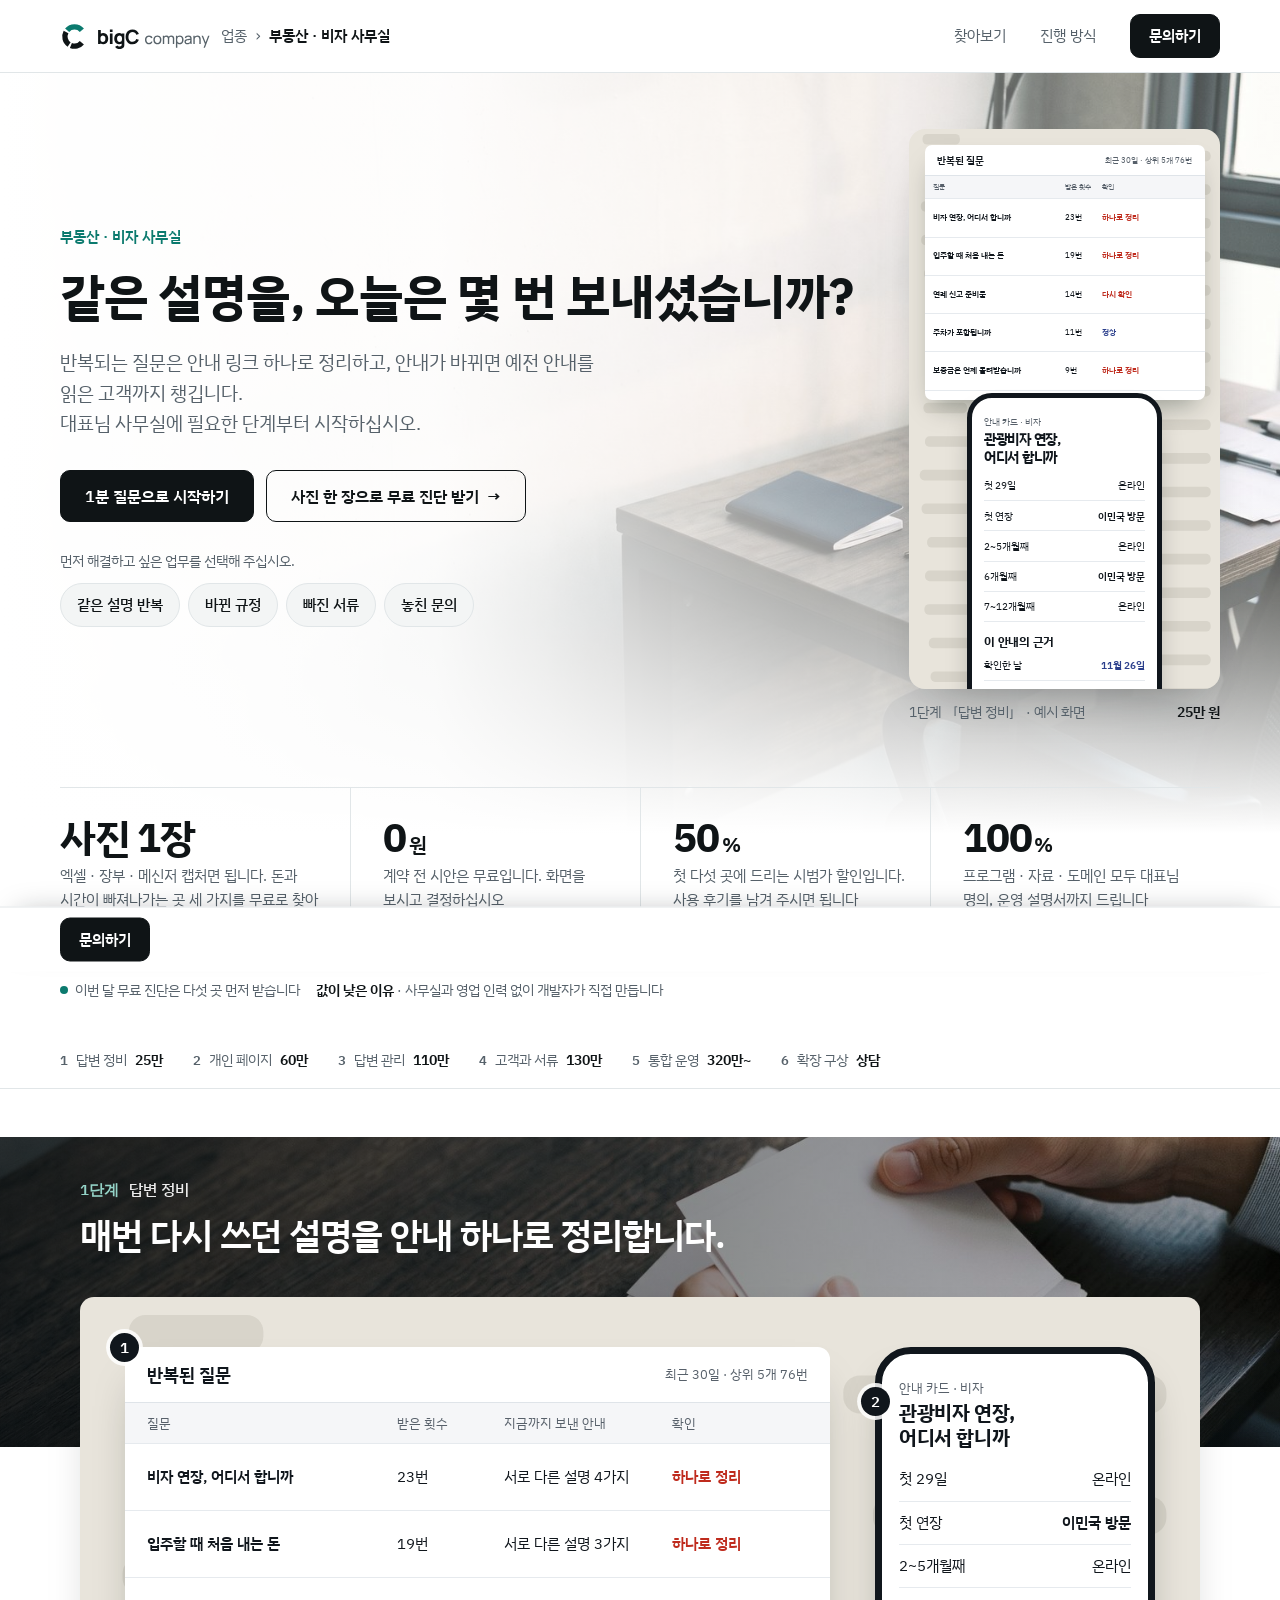
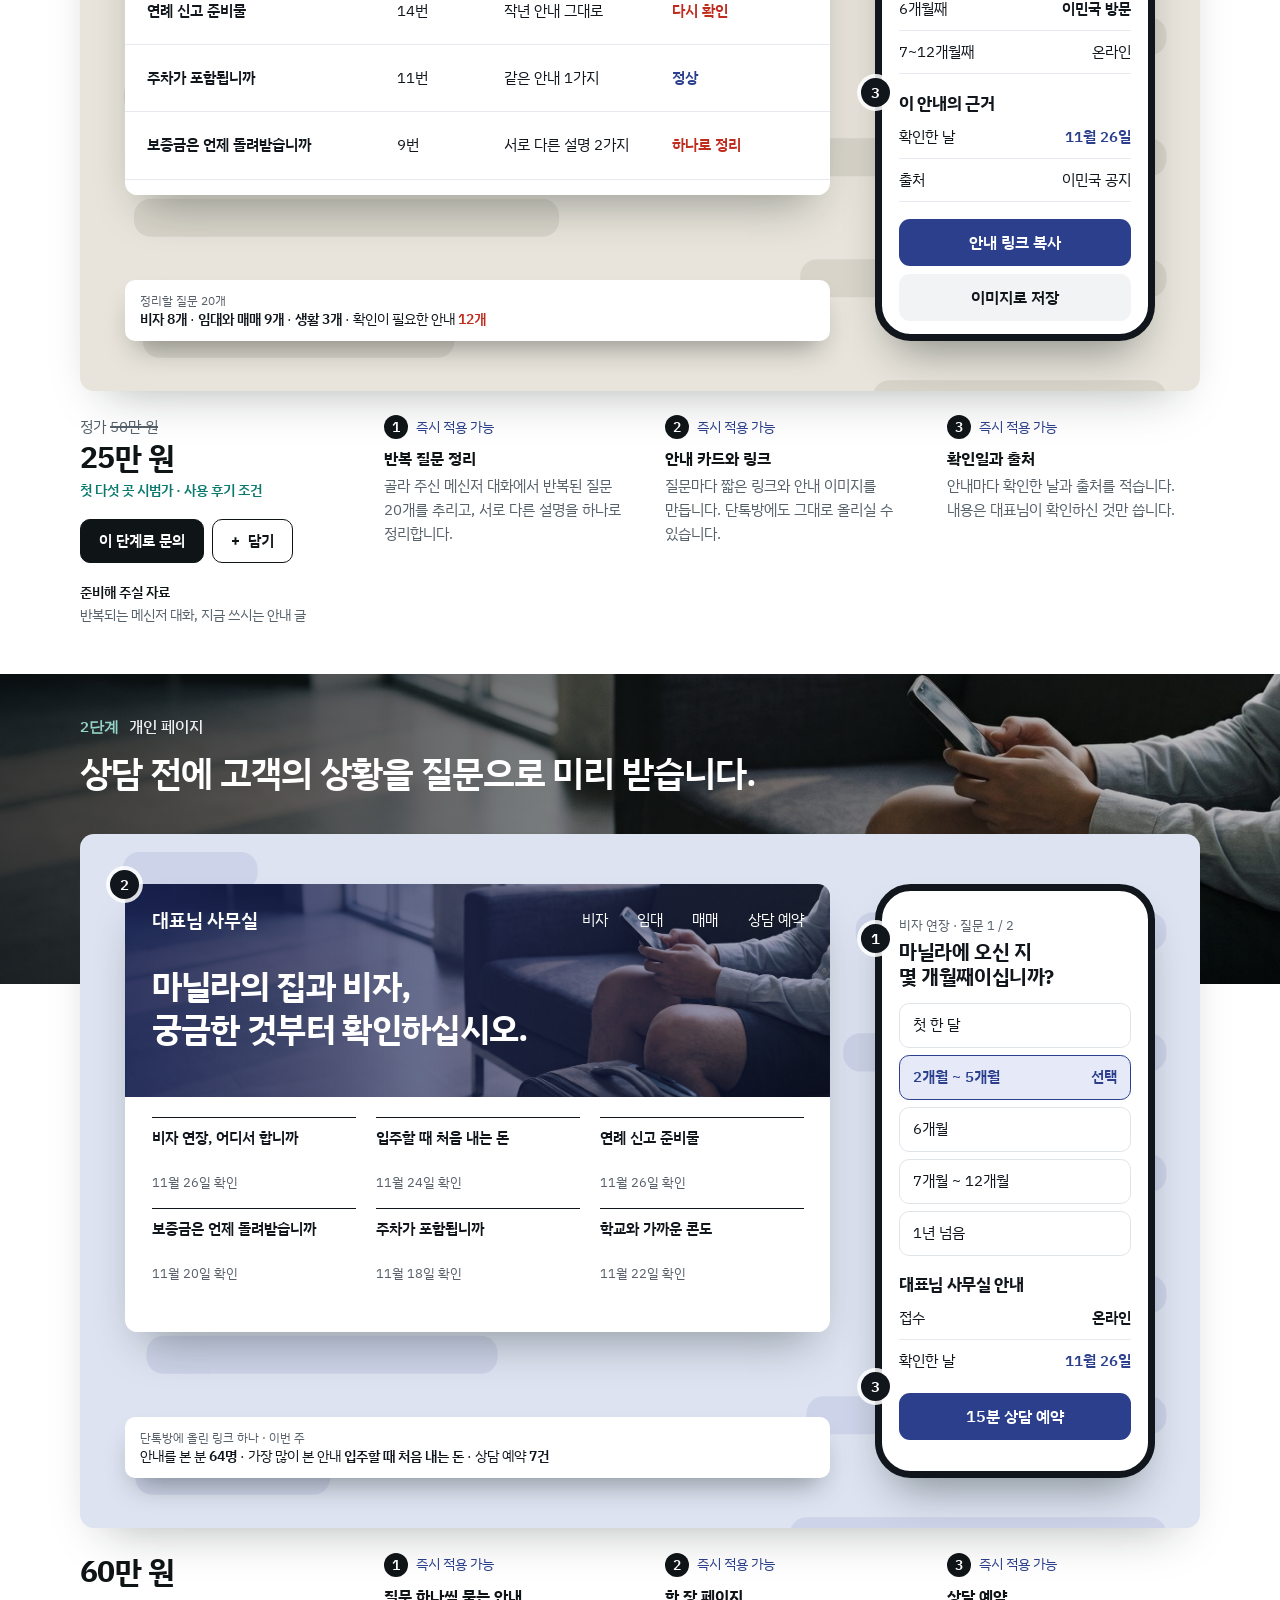
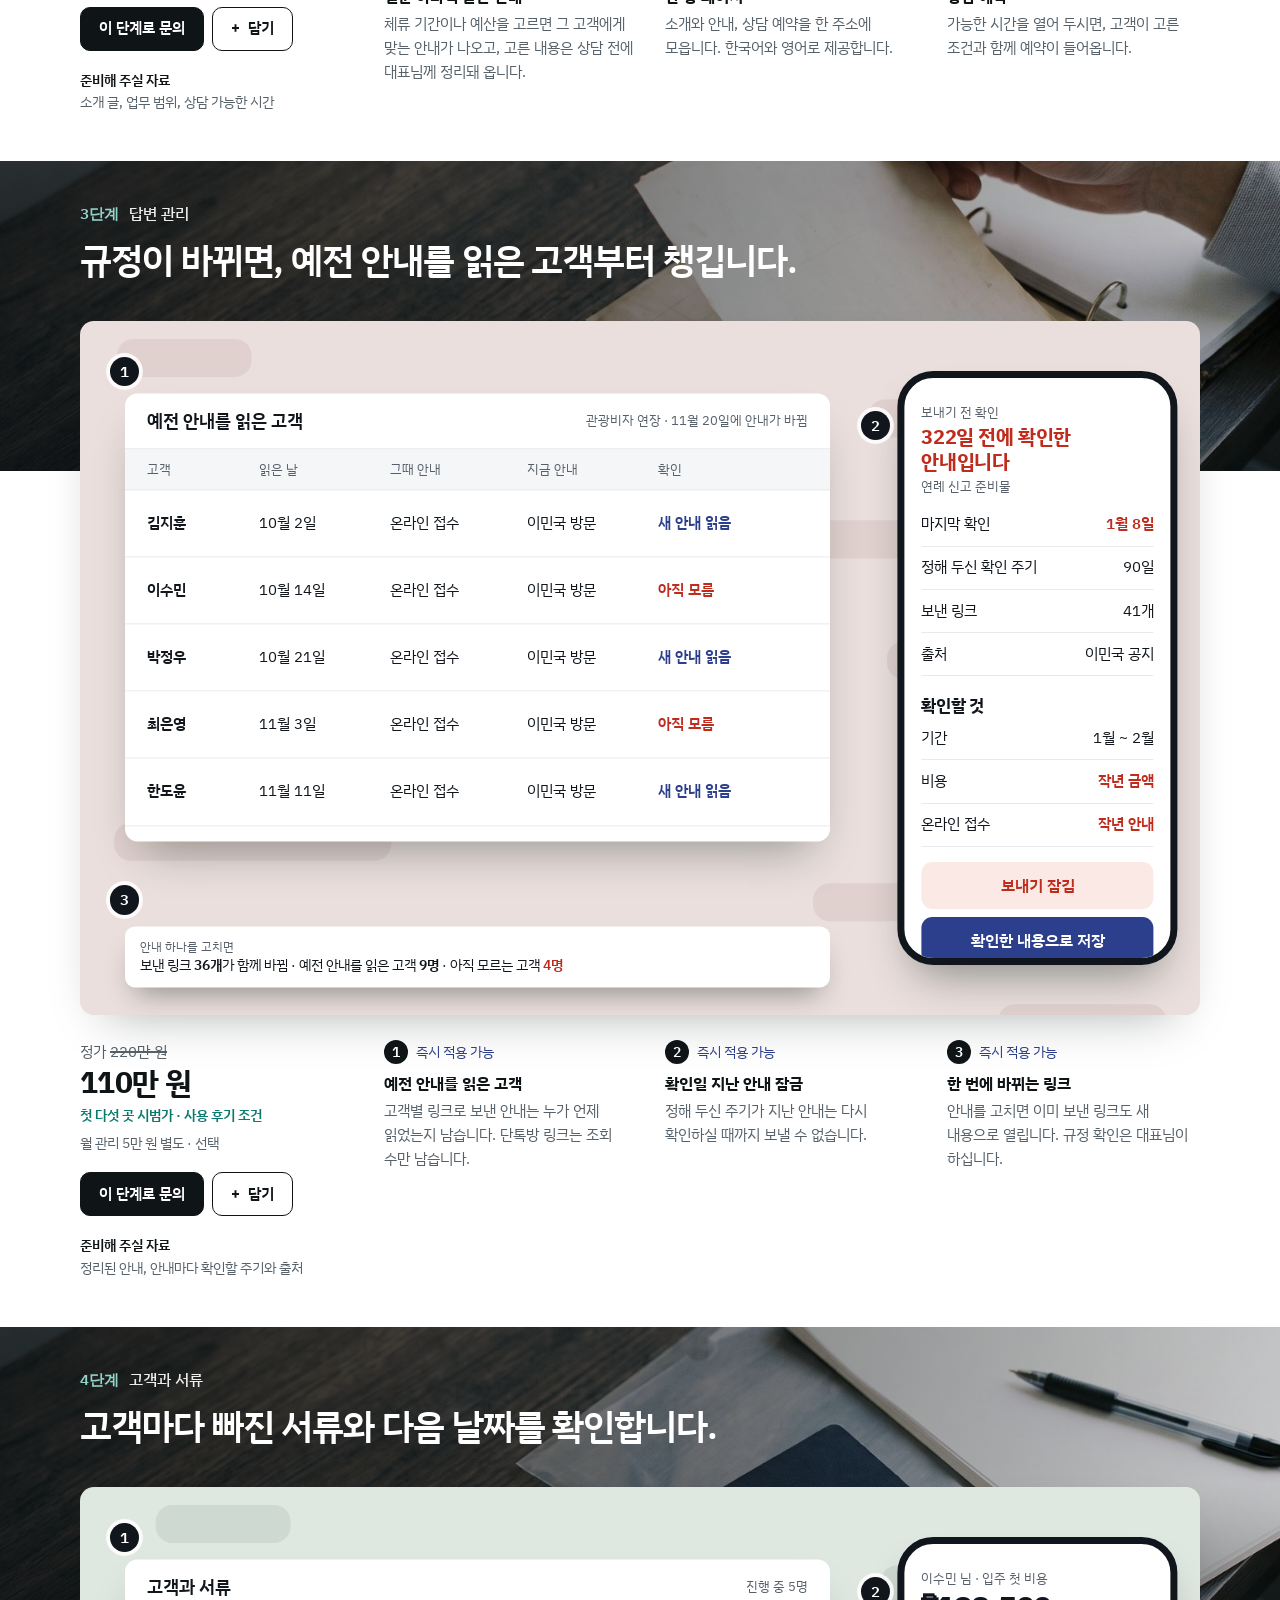
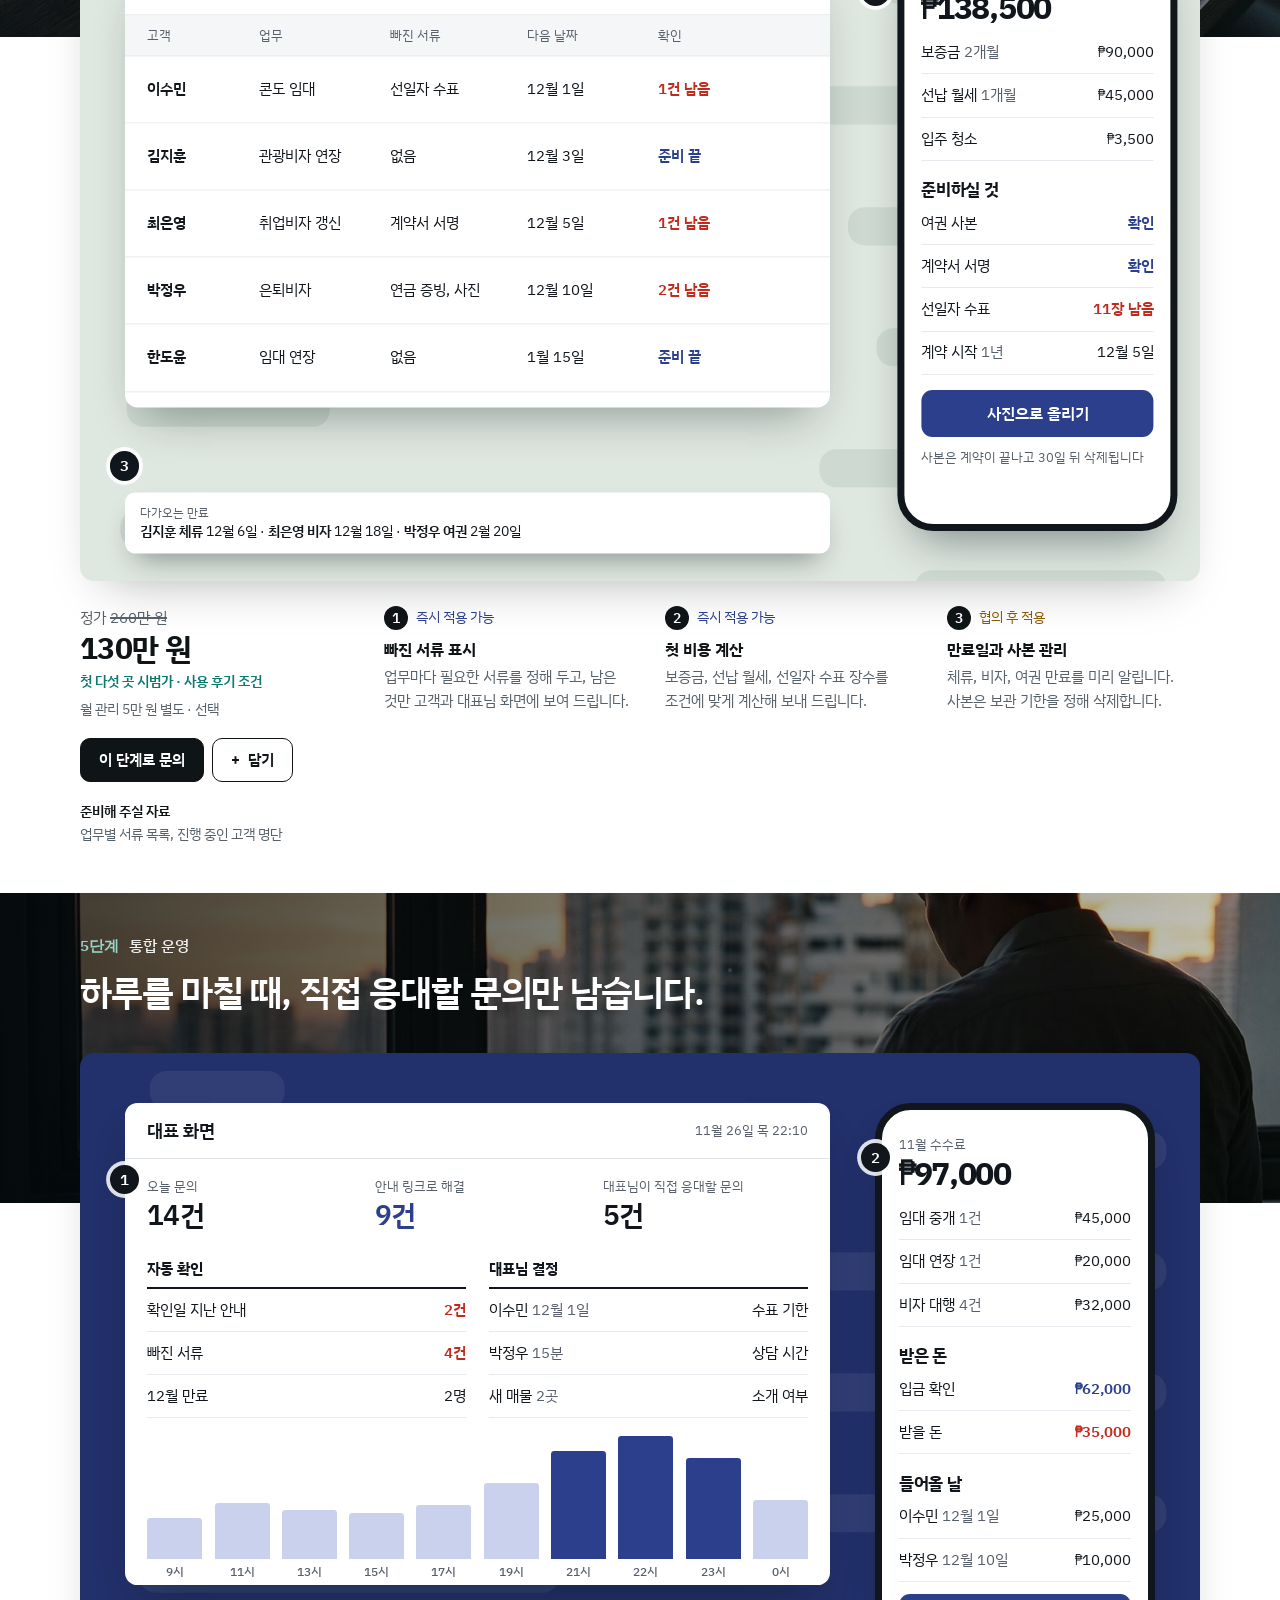
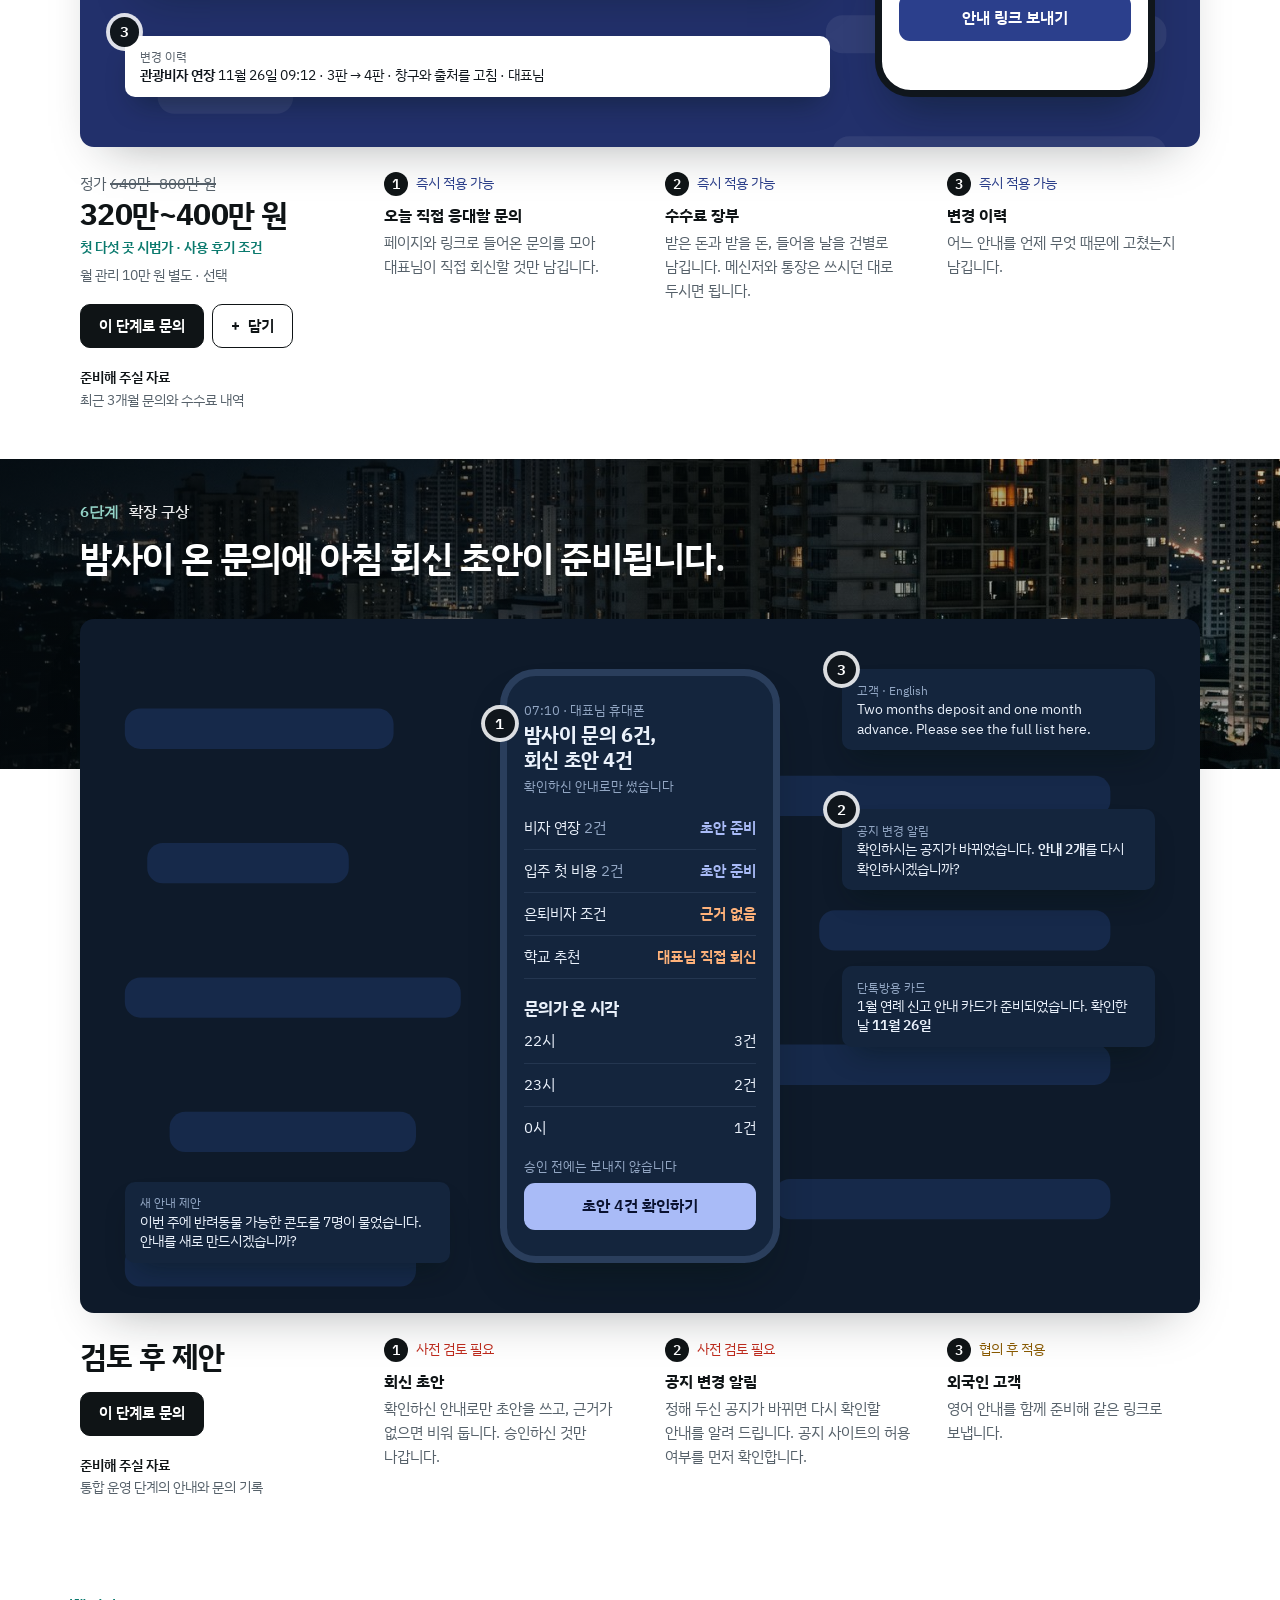
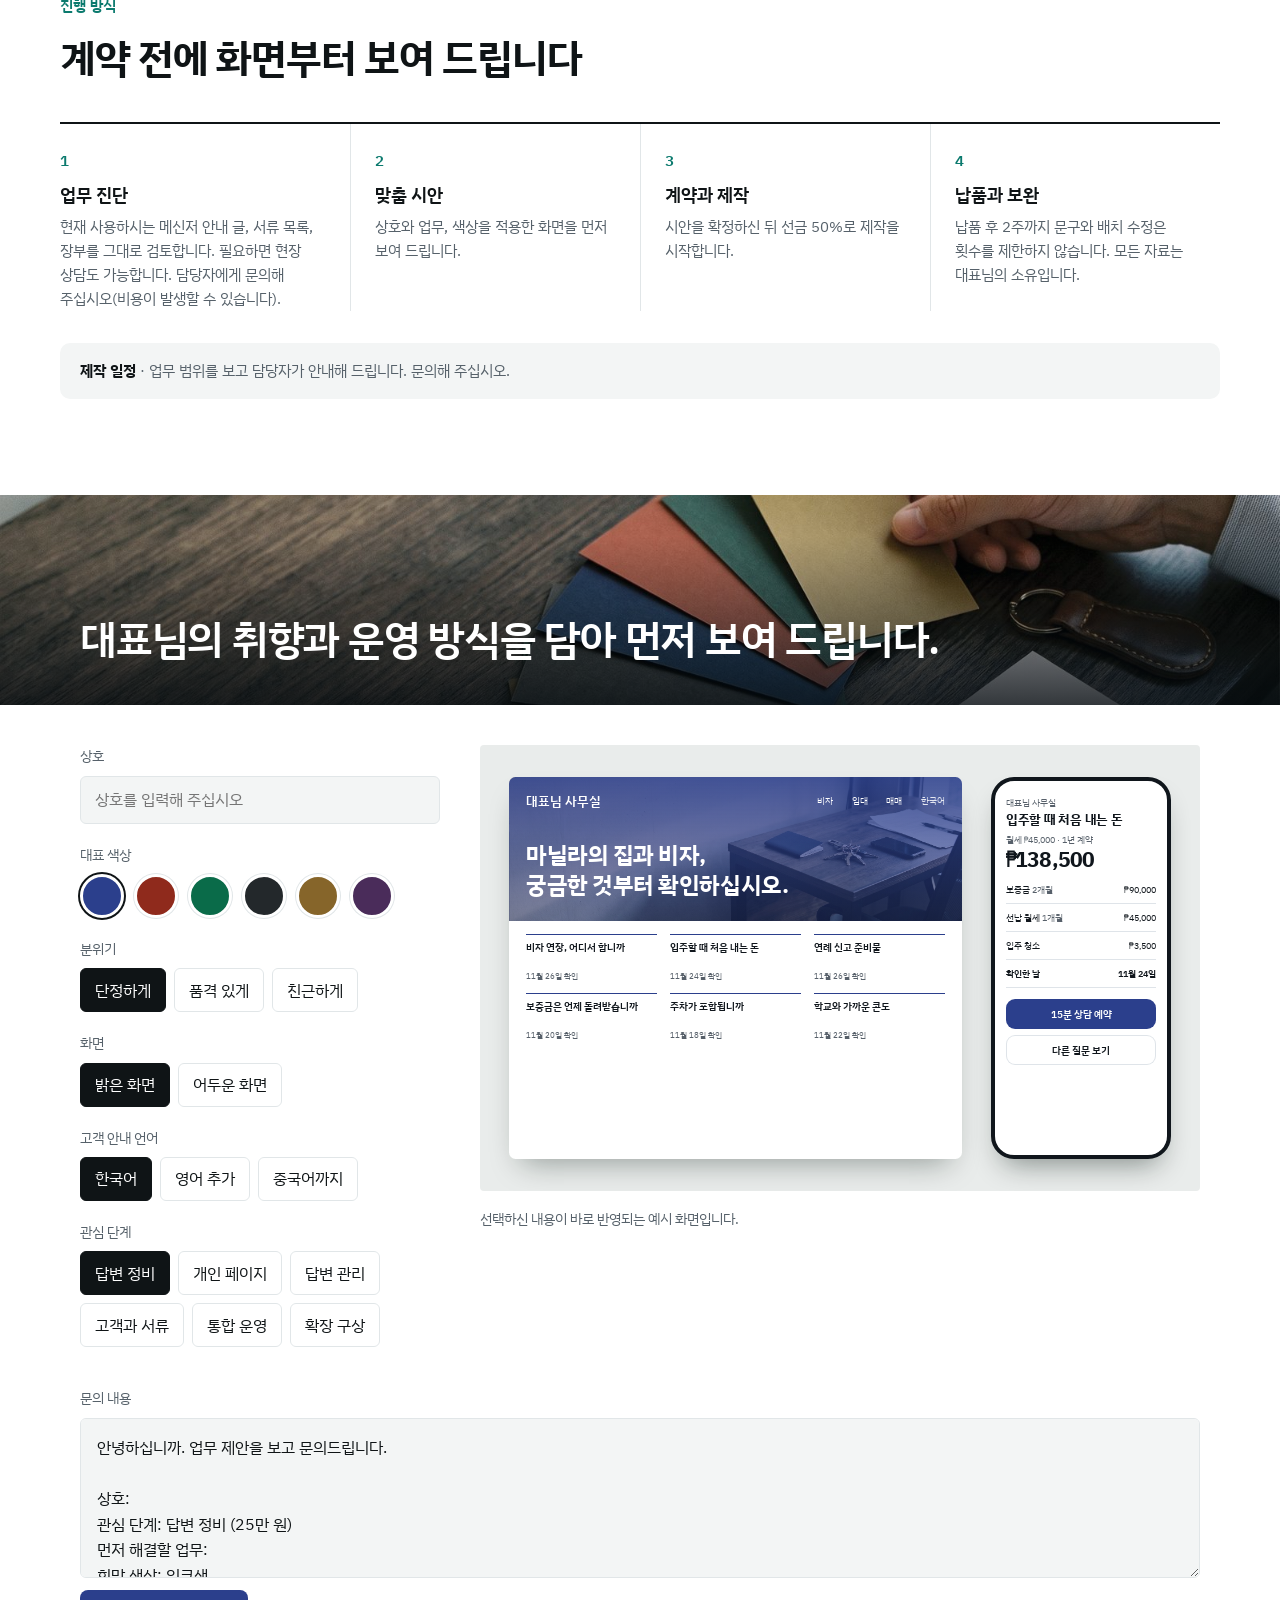
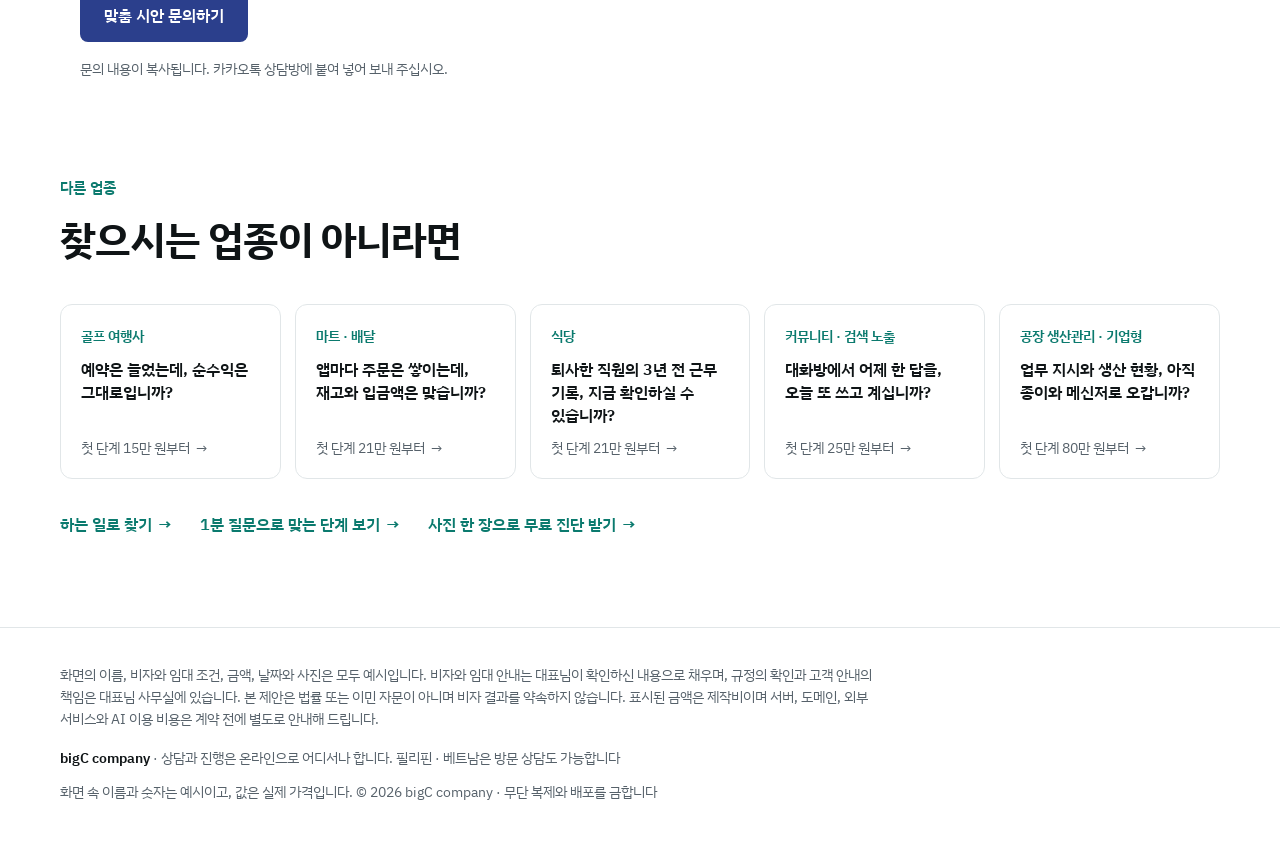
<file: agent/index.html>
<!doctype html><html lang="ko"><head><meta charset="utf-8"><meta name="viewport" content="width=device-width,initial-scale=1,viewport-fit=cover"><meta name="description" content="부동산과 비자 안내의 반복 질문, 고객 서류를 한 화면에서 관리합니다."><meta property="og:type" content="website"><meta property="og:site_name" content="bigC company"><meta property="og:url" content="https://bigc-company.github.io/agent/"><link rel="canonical" href="https://bigc-company.github.io/agent/"><meta property="og:image" content="https://bigc-company.github.io/agent/og.jpg?v=4"><meta property="og:image:width" content="1200"><meta property="og:image:height" content="630"><meta name="twitter:card" content="summary_large_image"><meta property="og:title" content="같은 설명을, 오늘은 몇 번 보내셨습니까?"><meta property="og:description" content="반복되는 질문부터 고객 서류까지, 한 화면에서 관리합니다."><style>:root{color-scheme:light}body{margin:0;font:14px system-ui}img{max-width:100%}[hidden]{display:none!important}</style><link rel="icon" type="image/png" sizes="32x32" href="../_s/favicon-32.png"><link rel="icon" type="image/png" sizes="16x16" href="../_s/favicon-16.png"><link rel="apple-touch-icon" href="../_s/apple-touch-icon-180.png"></head><body><title>부동산·비자 사무실 제안</title>
<meta name="claude:viewport-fit-sides" content="cover">
<link rel="stylesheet" href="https://fonts.googleapis.com/css2?family=IBM+Plex+Sans+KR:wght@400;500;600;700&family=IBM+Plex+Mono:wght@500;600&family=Nanum+Myeongjo:wght@700&family=Gowun+Dodum&display=swap">
<style>
/* Layout: one 1120 column on a 4-column grid. Each price step = heading row, full-width scene, 4 comments on the same columns.
   Scenes are drawn in em; 1em = 1cqw (wide 100x62) or 2.5cqw (compact 40x46), so one source feeds the page, the thumbnails and the KakaoTalk cards. */
:root{
  --bg:#fff;--panel:#F3F5F7;--ink:#10161C;--soft:#57606A;--line:#DFE4E9;--go:#2B3F8C;--go-ink:#fff;--stop:#BF2B1D;--warn:#8A5A00;
  --sans:"IBM Plex Sans KR","Pretendard","Apple SD Gothic Neo","Malgun Gothic",sans-serif;
  --ease:cubic-bezier(.22,.8,.24,1);color-scheme:light}
@media (prefers-color-scheme:dark){:root:not([data-theme="light"]){
  --bg:#0C1014;--panel:#151B21;--ink:#EEF2F6;--soft:#9DA9B4;--line:#26303A;--go:#A3B4F5;--go-ink:#0A1230;--stop:#FF8577;--warn:#E5B356;color-scheme:dark}}
:root[data-theme="dark"]{--bg:#0C1014;--panel:#151B21;--ink:#EEF2F6;--soft:#9DA9B4;--line:#26303A;--go:#A3B4F5;--go-ink:#0A1230;--stop:#FF8577;--warn:#E5B356;color-scheme:dark}
*{box-sizing:border-box}
html{scroll-behavior:smooth;scroll-padding-top:80px}
body{margin:0;background:var(--bg);color:var(--ink);font:400 16px/1.6 var(--sans);-webkit-font-smoothing:antialiased;word-break:keep-all;overflow-wrap:anywhere}
body::before{content:"";position:fixed;inset:0 0 auto;height:env(safe-area-inset-top,0px);z-index:30;background:var(--bg)}
h1,h2,h3,p,ul,ol,figure{margin:0;padding:0}ul,ol{list-style:none}
a{color:inherit;text-decoration:none}
button,textarea{font:inherit;color:inherit}
button{background:none;border:0;padding:0;cursor:pointer;text-align:inherit}
:focus-visible{outline:2px solid var(--go);outline-offset:3px}
.n{font-variant-numeric:tabular-nums;white-space:nowrap}
.w{max-width:1168px;margin:0 auto;padding-left:max(24px,env(safe-area-inset-left,0px));padding-right:max(24px,env(safe-area-inset-right,0px))}

.top{position:sticky;top:env(safe-area-inset-top,0px);z-index:20;background:var(--bg);border-bottom:1px solid var(--line)}
.top .w{display:grid;grid-template-columns:1fr auto;align-items:center;height:64px;gap:24px}
.brand{font-weight:700;white-space:nowrap}
.rail{position:relative;display:flex}
.rail a{padding:0 16px;height:64px;display:flex;align-items:center;font-size:14px;color:var(--soft);white-space:nowrap}
.rail a:hover{color:var(--ink)}
.rail a[aria-current]{color:var(--ink);font-weight:600}
.rail i{position:absolute;left:0;bottom:-1px;height:2px;background:var(--go);transition:transform .35s var(--ease),width .35s var(--ease)}

.hero{background:#D8C7B3;color:#10161C;padding-block:56px 0;position:relative;overflow:hidden;min-height:min(52vw,820px)}
.hero::before{content:"";position:absolute;inset:0;background:linear-gradient(90deg,rgba(226,214,200,.9),rgba(226,214,200,.62) 40%,transparent 64%),url(photo/desk.jpg) 50% 78%/cover}
.hero .w{position:relative;z-index:1}
.hero h1{font-size:clamp(32px,4.4vw,56px);line-height:1.18;font-weight:700;letter-spacing:-.035em;text-wrap:balance;max-width:14em}.hero h1 span{display:inline-block}
.hero .sub{text-wrap:balance;margin-top:16px;font-size:18px;color:#27322D;max-width:31em}
.pain{margin-top:32px;display:flex;flex-wrap:wrap;gap:8px;align-items:center}
.pain span{font-size:14px;color:#27322D;width:100%;margin-bottom:2px}
.pain button{min-height:46px;padding:0 18px;border:1px solid #fff;background:#fff;border-radius:8px;font-weight:500;transition:border-color .15s,background .15s}
.pain button:hover{border-color:#10161C}
.pain button[aria-pressed="true"]{border-color:#2B3F8C;color:#2B3F8C;font-weight:600}

.ladder{padding-top:40px;display:grid;grid-template-columns:repeat(6,1fr);gap:16px;align-items:end;padding-bottom:88px}
.ladder a{display:block;transition:transform .35s var(--ease)}
.ladder a:hover{transform:translateY(-6px)}
.ladder a>b{display:block;margin-top:12px;font-size:18px;line-height:1.3}
.ladder a>small{font-size:14px;color:var(--soft)}

.step{padding-block:0 80px}
.mom{background-size:cover;min-height:min(38vw,560px);display:flex;align-items:flex-end;margin-bottom:40px;position:relative;color:#fff}
.mom::before{content:"";position:absolute;inset:0;background:linear-gradient(rgba(4,10,14,.1) 20%,rgba(4,10,14,.82))}
.mom .w{position:relative;width:100%;padding-block:40px;display:flex;justify-content:space-between;align-items:flex-end;gap:24px}
.mom h2{font-size:clamp(26px,3.2vw,44px);line-height:1.28;letter-spacing:-.03em;font-weight:600}.mom h2 span{display:block}
.pr{flex-wrap:wrap;row-gap:0;display:flex;gap:14px;align-items:baseline;font-size:18px;margin-bottom:10px}.pr b{font-weight:600}.pr b+span{font-size:16px}.pr span{opacity:.85;white-space:nowrap}
.hit .mom h2{color:#CBD5FA}
.mom .per small{color:#fff;opacity:.8}.mom .per:hover{color:#CBD5FA}
.g{display:grid;grid-template-columns:repeat(4,1fr);gap:24px}
.sh{align-items:end;margin-bottom:32px}
.sh h2 span,.card h2 span{display:inline-block}
.price b{display:block;font-size:36px;line-height:1.15;font-weight:700;letter-spacing:-.03em}
.price small,.per small{display:block;font-size:14px;font-weight:400;color:var(--soft);white-space:nowrap}
.sh .h{grid-column:2/4}
.sh h2 span,.card h2 span{display:inline-block}
.sh h2{font-size:clamp(24px,2.6vw,36px);line-height:1.25;letter-spacing:-.03em;text-wrap:balance}
.per{text-align:right;font-weight:600;justify-self:end}.per:hover{color:var(--go)}
.cm{margin-top:32px}
.cm h3{font-size:16px;line-height:1.45;margin-bottom:4px}
.cm p{font-size:16px;color:var(--soft)}
.cm .k{display:flex;align-items:center;gap:8px;font-size:14px;color:var(--soft);margin-bottom:8px}
.cm .k i{flex:none;width:24px;height:24px;border-radius:50%;background:var(--ink);color:var(--bg);font:600 14px/24px var(--sans);text-align:center}
.cm .k u{text-decoration:none}
.cm .ok u{color:var(--go)}.cm .if u{color:var(--warn)}.cm .ask u{color:var(--stop)}
.hit .sh h2{color:var(--go)}
.note{margin-top:16px;font-size:14px;color:var(--soft)}

.end{padding-block:80px;border-top:1px solid var(--line)}
.end h2{font-size:clamp(24px,2.6vw,36px);line-height:1.25;letter-spacing:-.03em;margin-bottom:24px}
.way li{border-top:2px solid var(--ink);padding-top:12px}
.way b{display:block}
.way p{color:var(--soft)}
.ask .pick{display:flex;flex-wrap:wrap;gap:8px;margin-bottom:16px}
.ask .pick button{min-height:46px;padding:0 16px;border:1px solid var(--line);border-radius:8px}
.ask .pick button[aria-pressed="true"]{border-color:var(--go);color:var(--go);font-weight:600}
.ask textarea{display:block;width:100%;min-height:232px;padding:16px;border:1px solid var(--line);border-radius:8px;background:var(--panel);line-height:1.6;resize:vertical}
.cta{margin-top:12px;min-height:52px;padding:0 24px;border-radius:8px;background:var(--go);color:var(--go-ink);font-weight:600}
.cta:active{transform:scale(.97)}
.cards{display:flex;gap:16px;overflow-x:auto;padding-bottom:12px;scroll-snap-type:x proximity}
.cards img{flex:none;width:270px;height:auto;border:1px solid var(--line);scroll-snap-align:start}
footer{padding-block:32px 56px;border-top:1px solid var(--line);font-size:14px;color:var(--soft)}

/* ---------- scenes: fixed picture palette, independent of the page theme ---------- */
.sc{container-type:inline-size;position:relative;overflow:hidden;aspect-ratio:100/62;background:var(--sb);color:#10161C;border-radius:4px;user-select:none}
.sc canvas{position:absolute;inset:0;width:100%;height:100%}
.st{position:absolute;inset:0;font-size:1cqw;line-height:1.4;font-family:var(--sans)}
.s0{--sb:#E8E4DB;--ct:rgba(60,54,40,.09)}.s1{--sb:#DDE3F1;--ct:rgba(43,63,140,.09)}.s2{--sb:#EADFDD;--ct:rgba(120,50,40,.08)}
.s3{--sb:#DFE7E1;--ct:rgba(40,80,60,.09)}.s4{--sb:#22306B;--ct:rgba(255,255,255,.07)}.s5{--sb:#0E1A2A;--ct:rgba(140,190,255,0)}
.st b{font-weight:600}
.ph,.bd,.fl{position:absolute;background:#fff}
.ph{width:25em;height:53em;border-radius:3.2em;border:.65em solid #10161C;overflow:hidden;box-shadow:0 2.2em 4em -1.6em rgba(5,20,14,.45)}
.ph>div{padding:2.2em 1.5em 1.5em;height:100%;position:relative}
.ph .t{font-size:1.2em;color:#57606A}.ph .t.r{color:#BF2B1D}
.ph .h{font-size:1.75em;font-weight:700;line-height:1.3;letter-spacing:-.02em}
.cus{border-top:1px solid var(--line);padding-bottom:80px}
.cusimg{background:url(photo/swatch.jpg) 50% 50%/cover;min-height:min(30vw,420px);display:flex;align-items:flex-end;color:#fff;position:relative;margin-bottom:40px}
.cusimg::before{content:"";position:absolute;inset:0;background:linear-gradient(rgba(4,10,14,.1) 20%,rgba(4,10,14,.8))}
.cusimg .w{position:relative;width:100%;padding-block:40px}.cusimg h2{font-size:clamp(26px,3.2vw,44px);line-height:1.28;letter-spacing:-.03em;font-weight:600}.cusimg h2 span{display:inline-block}
.cusg{display:grid;grid-template-columns:minmax(0,4fr) minmax(0,8fr);gap:40px;align-items:start}
.opt{display:grid;gap:20px}.opt fieldset{border:0;margin:0;padding:0;min-width:0}.opt legend,.fld span,.msgw label{display:block;font-size:14px;color:var(--soft);padding:0;margin-bottom:8px}
.fld input{width:100%;min-height:48px;padding:0 14px;border:1px solid var(--line);border-radius:6px;background:var(--panel);font:inherit;color:inherit}
.sw{display:flex;gap:10px;flex-wrap:wrap}.sw button{width:44px;height:44px;border-radius:50%;background:var(--c);border:3px solid var(--bg);box-shadow:0 0 0 1px var(--line)}.sw [aria-pressed="true"]{box-shadow:0 0 0 2px var(--ink)}
.seg{display:flex;flex-wrap:wrap;gap:8px}.seg button{min-height:44px;padding:0 14px;border:1px solid var(--line);border-radius:6px;font-size:16px}.seg [aria-pressed="true"]{border-color:var(--ink);background:var(--ink);color:var(--bg)}
.msgw{margin-top:40px}.msgw textarea{display:block;width:100%;min-height:330px;padding:16px;border:1px solid var(--line);border-radius:6px;background:var(--panel);line-height:1.6;resize:vertical}
.pv{--ac:#2B3F8C;--pb:#fff;--pi:#10161C;--ps:#57606A;--pl:#DFE4E9;--pr:.9em;--pf:var(--sans);--sb:#E9ECEB;transition:background .3s}
.pv .st{font-family:var(--pf)}.pv .bd,.pv .ph{background:var(--pb);color:var(--pi);transition:background .3s,color .3s,border-radius .3s}.pv .bd{border-radius:var(--pr);height:53em}
.pv .ph2{padding:2em 2.4em 2.6em;color:#fff;background:linear-gradient(color-mix(in srgb,var(--ac) 88%,transparent),color-mix(in srgb,var(--ac) 45%,transparent)),url(photo/desk.jpg) 50% 72%/cover;height:20em;transition:background .3s}
.pv .ph2 header{display:flex;gap:2em;align-items:center;font-size:1.3em}.pv .ph2 header b{font-size:1.4em;margin-right:auto}.pv .ph2 header em{font-style:normal;opacity:.85}
.pv .ph2 h4{margin:1.3em 0 0;font-size:3.2em;line-height:1.3;letter-spacing:-.02em}
.pv .se{position:relative;display:grid;grid-template-columns:1.2fr 1.2fr .8fr 1fr;background:#fff;color:#10161C;border-radius:var(--pr);margin-top:2.2em;overflow:hidden}.pv .se span{padding:1em 1.3em;font-size:1.25em;border-right:.08em solid #E6EAEE}.pv .se span:last-child{background:var(--ac)!important;color:#fff;display:grid;place-items:center;border:0;font-weight:600}.pv .se small{display:block;font-size:.85em;color:#57606A}
.pv .pk div,.pv .pk div:nth-child(n){border-color:var(--ac)}.pv .pk span,.pv .ph .t,.pv .row em{color:var(--ps)}.pv .row{border-color:var(--pl)}.pv .btn{background:var(--ac);border-radius:var(--pr)}.pv .btn.b2{background:transparent;color:var(--pi);box-shadow:inset 0 0 0 .1em var(--pl)}
.pv .bd .kp{padding-top:2em}.pv .kp small,.pv .ph .t{color:var(--ps)}.pv .kp .ac{color:var(--ac)}.pv .two h4{border-color:var(--pi)}.pv.dk .kp .ac{color:var(--pi)}
.pv.dk{--pb:#14191B;--pi:#F0F3F2;--ps:#A3AFAA;--pl:#2C3437;--sb:#2A3033}
.ph .big{font-size:2.9em;font-weight:700;letter-spacing:-.04em;line-height:1.2}
.bd{width:63em;height:46em;border-radius:1.1em;overflow:hidden;box-shadow:0 2.2em 4em -1.6em rgba(5,20,14,.38)}
.bd>header{display:flex;justify-content:space-between;align-items:center;height:5em;padding:0 2em;border-bottom:.1em solid #DFE4E9}
.bd>header b{font-size:1.6em}.bd>header span{font-size:1.2em;color:#57606A}
.fl{border-radius:.9em;padding:1.1em 1.4em;box-shadow:0 1.4em 2.6em -1em rgba(5,20,14,.42);font-size:1em}
.fl p{font-size:1.25em}.fl .t{font-size:1.1em;color:#57606A}
.row{display:flex;justify-content:space-between;align-items:center;gap:1em;padding:.75em 0;border-bottom:.08em solid #E6EAEE;font-size:1.3em}
.row em{font-style:normal;color:#57606A}
.row span:last-child{font-variant-numeric:tabular-nums;white-space:nowrap}
.r{color:#BF2B1D}.gr{color:#2B3F8C}
.btn{display:block;text-align:center;border-radius:.7em;padding:.8em;font-size:1.4em;font-weight:600;background:#2B3F8C;color:#fff}
.btn.off{background:#FBE9E6;color:#BF2B1D}
.bub{font-size:1.3em;border-radius:1em;padding:.7em 1em;margin-bottom:.7em;max-width:86%}
.bub.me{background:#FBEFC9;margin-left:auto}.bub.yo{background:#F1F3F5}
.chips{display:grid;gap:.6em;margin-top:.6em}.chips i{font-style:normal;font-size:1.3em;border:.09em solid #2B3F8C;color:#2B3F8C;border-radius:.7em;text-align:center;padding:.5em;font-weight:600}
.pin{position:absolute;width:2.6em;height:2.6em;border-radius:50%;background:#10161C;color:#fff;z-index:5;display:grid;place-items:center;box-shadow:0 0 0 .35em rgba(255,255,255,.85)}
.pin::before{font-style:normal;content:attr(data-n);font-size:1.35em;font-weight:600;line-height:1}
.cal{display:grid;grid-template-columns:8em repeat(4,1fr);height:41em;grid-template-rows:4em repeat(4,1fr)}
.cal>*{border-bottom:.08em solid #E6EAEE;border-left:.08em solid #E6EAEE;padding:.6em .7em;min-width:0}
.cal>.d,.cal>.l{border-left:0}.cal .d b,.cal .l b{font-size:1.3em}.cal .d,.cal .l{display:flex;align-items:center}
.ev{border-radius:.6em;padding:.5em .7em;background:#E6EAF8;margin-bottom:.5em;border:.12em solid transparent}
.ev b{display:block;font-size:1.2em;color:#2B3F8C;white-space:nowrap}.ev span{font-size:1.1em;color:#57606A;white-space:nowrap}
.ev.x{background:#FDF0EE;border:.12em dashed #BF2B1D}.ev.x b{color:#BF2B1D}.ev.sv{background:#EAF3EC}.ev.sv b{color:#1F6A45}.ev.sn{background:#FBF3E2}.ev.sn b{color:#8A5A00}
.kp{display:grid;grid-template-columns:repeat(3,1fr);padding:1.6em 2em;gap:2em}
.kp small{white-space:nowrap;display:block;font-size:1.2em;color:#57606A}.kp b{display:block;font-size:2.5em;letter-spacing:-.03em;line-height:1.35;white-space:nowrap}
.two{display:grid;grid-template-columns:1fr 1fr;gap:2em;padding:0 2em}
.two h4{margin:0;font-size:1.3em;padding:.5em 0;border-bottom:.15em solid #10161C}
.bars{display:flex;align-items:end;gap:1.1em;height:11em;padding:0 2em;margin-top:1.6em}
.bars i{flex:1;background:#C9D1EC;border-radius:.3em .3em 0 0;position:relative}.bars i.hi{background:#2B3F8C}
.bars i::after{content:attr(data-d);position:absolute;bottom:-1.7em;left:0;right:0;text-align:center;font:500 1.1em/1.4 var(--sans);color:#57606A}
.site{padding:0}
.site .hv{height:22em;background:linear-gradient(170deg,#0C4A5E,#2B3F8C 70%,#7DB58C);color:#fff;padding:3em 2.4em;position:relative;overflow:hidden}
.site .hv svg{position:absolute;inset:0;width:100%;height:100%}
.site .hv b{position:relative;display:block;font-size:3.4em;line-height:1.25;letter-spacing:-.03em;font-weight:700}
.site .se{position:relative;display:grid;grid-template-columns:1.2fr 1.2fr .8fr 1fr;background:#fff;color:#10161C;border-radius:.8em;margin-top:1.8em;overflow:hidden}
.site .se span{padding:1em 1.3em;font-size:1.25em;border-right:.08em solid #E6EAEE}.site .se span:last-child{background:#10161C;color:#fff;font-weight:600;display:grid;place-items:center;border:0}
.site .se small{display:block;font-size:.85em;color:#57606A}
.pk{display:grid;grid-template-columns:repeat(3,1fr);gap:1.6em;padding:2em 2.4em}
.pk div{border-top:.5em solid #2B3F8C;padding-top:1em}.pk div:nth-child(2){border-color:#28506E}.pk div:nth-child(3){border-color:#C98A1B}
.pk b{display:block;font-size:1.5em}.pk span{display:block;font-size:1.2em;color:#57606A}.pk strong{display:block;font-size:1.7em;margin-top:.3em}
.tl{position:relative;padding-left:1.8em;margin-top:1em}
.tl::before{content:"";position:absolute;left:.45em;top:.6em;bottom:.6em;width:.14em;background:#C9D1EC}
.tl li{position:relative;padding:.55em 0;font-size:1.3em}.tl li::before{content:"";position:absolute;left:-1.35em;top:1em;width:.75em;height:.75em;border-radius:50%;background:#fff;border:.2em solid #2B3F8C}
.tl li.now::before{background:#2B3F8C}.tl em{font-style:normal;color:#57606A;display:block;font-size:.88em}
.s5 .ph,.s5 .fl{background:#14253D;color:#EAF1FB;border-color:#2A3E5C}.s5 .ph .t,.s5 .fl .t,.s5 .row em{color:#93A7C4}.s5 .row{border-color:#243650}
.s5 .gr{color:#A9BBF7}.s5 .r{color:#FFB27A}.s5 .btn{background:#A9BBF7;color:#0A1230}
.map{position:absolute;left:0;top:0;width:100%;height:100%}
.map text{font:600 1.5px var(--sans);fill:#93A7C4}

.tb>div{display:grid;gap:1em;align-items:center;padding:0 2em;height:6em;border-bottom:.1em solid #E6EAEE}
.tb.a>div{grid-template-columns:1.75fr .7fr 1.15fr 1fr}.tb.b>div{grid-template-columns:1.2fr 1fr 1fr 1fr}.tb.d>div{grid-template-columns:9em 1fr 1.05fr 1fr 1.25fr}.tb.e>div{grid-template-columns:1.4fr 1fr 1fr 1fr 1fr}
.tb.b>div{height:5.2em}.tb.b>.th{height:3.6em}.tb.b span:not(:first-child),.tb.e span:not(:first-child){text-align:right}
.tri{display:grid;grid-template-columns:repeat(3,1fr);font-size:1.4em;margin-top:.3em}.tri b{margin-left:.4em}
.tb span{font-size:1.3em;white-space:nowrap;font-variant-numeric:tabular-nums}
.tb .th{height:3.6em;background:#F5F6F8}.tb .th span{font-size:1.15em;color:#57606A}
.op2{display:grid;gap:.7em}.op2 p{display:flex;justify-content:space-between;align-items:center;border:.1em solid #DFE4E9;border-radius:.7em;padding:.75em .9em;font-size:1.3em}.op2 .on{border-color:#2B3F8C;background:#E6EAF8;color:#2B3F8C}
.btn.b2{background:#F1F3F5;color:#10161C}
.ct{display:flex;gap:1.8em;align-items:center;height:4em;padding:0 2em;border-bottom:.1em solid #DFE4E9;font-size:1.2em;white-space:nowrap}.ct b{color:#2B3F8C}.ct em{font-style:normal;margin-left:auto;font-weight:600}
.pg{display:grid;grid-template-columns:repeat(3,1fr);gap:1.5em 1.8em;padding:1.6em 2em}.pg i{display:block;height:12.2em;border-radius:.5em;background:#EEEBE4 50% 50%/cover}.pg b{display:inline-block;font-size:1.35em;margin-top:.45em}.pg span{float:right;font-size:1.35em;margin-top:.45em;font-variant-numeric:tabular-nums}
.pv .pg{padding-top:1.5em;gap:1.1em 1.8em}.pv .pg i{height:11em;border-radius:var(--pr)}.pv .pg span{font-weight:600}
.hom .hv{height:19em;padding:2em 2.4em;color:#fff;background:linear-gradient(90deg,rgba(24,34,84,.88),rgba(24,34,84,.35)),url(photo/lobby.jpg) 50% 45%/cover}
.hom .hv header{display:flex;gap:2em;align-items:center;font-size:1.3em}.hom .hv header b{font-size:1.3em;margin-right:auto}.hom .hv h4{margin:.9em 0 0;font-size:3em;line-height:1.3;letter-spacing:-.02em}
.qs{display:grid;grid-template-columns:repeat(3,1fr);gap:1.1em 1.8em;padding:1.8em 2.4em}.qs div{border-top:.15em solid #10161C;padding:.8em 0 .4em}.qs b{display:block;font-size:1.35em;line-height:1.4;min-height:2.8em}.qs span{display:block;font-size:1.15em;color:#57606A;margin-top:.3em}
.pv .qs div{border-color:var(--ac)}.pv .qs span{color:var(--ps)}
/* default wide positions */
.ph.a{left:71em;top:4.5em}.bd{left:4em;top:4.5em}.bar{left:4em;bottom:4.5em;width:63em}
.s0 .bd,.s1 .bd,.s2 .bd,.s3 .bd{height:40em}.s4 .bd{height:43em}

.s5 .ph.a{left:37.5em}
/* compact positions: emitted for narrow screens and for cards by build.py */
@media (max-width:760px){.step .sc:not(.s5){aspect-ratio:40/72}.step .st{font-size:2.5cqw}.step .bd{left:2.44em;top:2.44em;width:44em;zoom:.82}.step .ph.a{left:7.5em;top:34em}.step .hm{display:none}.step .tb>div{padding:0 1.4em;gap:.7em}.step .tb.a>div{grid-template-columns:20em 5em 1fr}.step .tb.d>div{grid-template-columns:8.2em 1fr 1.05fr 1.2fr}.step .tb.e>div{grid-template-columns:1.5fr 1fr 1fr 1fr 1fr}.step .qs{grid-template-columns:1fr 1fr;padding:1.4em;gap:1em 1.4em}.step .qs div:nth-child(n+5){display:none}.step .kp{gap:1em;padding:1.4em}.step .kp b{font-size:2.1em}.step .two{padding:0 1.4em;gap:1.4em}.step .bars{gap:.6em;padding:0 1.4em}.step .s3 .ph.a{top:37em}.step .s4 .ph.a{top:37.6em}.step .sc.s4.s4{aspect-ratio:40/76}.step .s5 .ph.a{left:7.5em;top:3em}.step .sc.s5{aspect-ratio:40/52}.step .bar{display:none}.step .f5a{display:none}.step .f5b{display:none}.step .f5c{display:none}.step .f5d{display:none}.step .pin{display:none}.step .fl p{font-size:1.4em}.pvw .sc{aspect-ratio:40/72}.pvw .st{font-size:2.5cqw}.pvw .bd{left:2.44em;top:2.44em;width:44em;zoom:.82}.pvw .ph.a{left:7.5em;top:34em}.pvw .hm{display:none}.pvw .tb>div{padding:0 1.4em;gap:.7em}.pvw .tb.a>div{grid-template-columns:20em 5em 1fr}.pvw .tb.d>div{grid-template-columns:8.2em 1fr 1.05fr 1.2fr}.pvw .tb.e>div{grid-template-columns:1.5fr 1fr 1fr 1fr 1fr}.pvw .qs{grid-template-columns:1fr 1fr;padding:1.4em;gap:1em 1.4em}.pvw .qs div:nth-child(n+5){display:none}.pvw .kp{gap:1em;padding:1.4em}.pvw .kp b{font-size:2.1em}.pvw .two{padding:0 1.4em;gap:1.4em}.pvw .bars{gap:.6em;padding:0 1.4em}.pvw .s3 .ph.a{top:37em}.pvw .s4 .ph.a{top:37.6em}.pvw .s4{aspect-ratio:40/76}.pvw .s5 .ph.a{left:7.5em;top:3em}.pvw .s5.sc{aspect-ratio:40/52}.pvw .bar{display:none}.pvw .f5a{display:none}.pvw .f5b{display:none}.pvw .f5c{display:none}.pvw .f5d{display:none}.pvw .pin{display:none}.pvw .fl p{font-size:1.4em}}


@media (prefers-reduced-motion:no-preference){
  .mv{transition:transform .9s var(--ease)}
  .sc:not(.on) .mv.up{transform:translateY(2em)}.sc:not(.on) .mv.lf{transform:translateX(2em)}
  .on .shake{animation:sh 5s 1s infinite}.on .pulse{animation:pu 2.4s infinite}
  @keyframes sh{0%,86%,100%{transform:none}89%{transform:translateX(.35em)}92%{transform:translateX(-.35em)}95%{transform:translateX(.2em)}}
  @keyframes pu{50%{opacity:.45}}
}
@media (max-width:760px){
  .w{padding-left:max(16px,env(safe-area-inset-left,0px));padding-right:max(16px,env(safe-area-inset-right,0px))}
  .top .w{grid-template-columns:1fr;height:52px}.brand{display:none}
  .rail{justify-content:space-between}.rail a{padding:0 4px;height:52px}
  .hero{padding-block:36px 0;min-height:0;padding-bottom:72vw}.hero::before{inset:auto 0 0;aspect-ratio:1/1;background:url(photo/desk.jpg) 88% 100%/cover;-webkit-mask-image:linear-gradient(transparent,#000 38%);mask-image:linear-gradient(transparent,#000 38%)}
  .mom{min-height:100vw;margin-bottom:24px}.mom .w{padding-block:24px;flex-direction:column;align-items:flex-start;gap:16px}.mom .per{text-align:left;justify-self:start}
  .ladder{display:flex;overflow-x:auto;gap:12px;padding-bottom:56px;margin-inline:-16px;padding-inline:16px;scrollbar-width:none}
  .ladder a{flex:none;width:148px}
  .step{padding-block:0 56px}.end{padding-block:56px}
  .g{grid-template-columns:1fr;gap:20px}
  .cusg{grid-template-columns:1fr;gap:28px}.cusimg{min-height:80vw;margin-bottom:28px}.pv .bd{height:39em}
  .price b{font-size:26px}.cm .k i{display:none}
  .sh{display:grid;grid-template-columns:1fr auto;margin-bottom:20px;gap:16px}.sh .h{grid-column:1/-1;grid-row:2}.per{grid-row:1;grid-column:2}
}

.b-hv .sc{aspect-ratio:40/72}.b-hv .st{font-size:2.5cqw}.b-hv .bd{left:2.44em;top:2.44em;width:44em;zoom:.82}.b-hv .ph.a{left:7.5em;top:34em}.b-hv .hm{display:none}.b-hv .tb>div{padding:0 1.4em;gap:.7em}.b-hv .tb.a>div{grid-template-columns:20em 5em 1fr}.b-hv .tb.d>div{grid-template-columns:8.2em 1fr 1.05fr 1.2fr}.b-hv .tb.e>div{grid-template-columns:1.5fr 1fr 1fr 1fr 1fr}.b-hv .qs{grid-template-columns:1fr 1fr;padding:1.4em;gap:1em 1.4em}.b-hv .qs div:nth-child(n+5){display:none}.b-hv .kp{gap:1em;padding:1.4em}.b-hv .kp b{font-size:2.1em}.b-hv .two{padding:0 1.4em;gap:1.4em}.b-hv .bars{gap:.6em;padding:0 1.4em}.b-hv .s3 .ph.a{top:37em}.b-hv .s4 .ph.a{top:37.6em}.b-hv .s4{aspect-ratio:40/76}.b-hv .s5 .ph.a{left:7.5em;top:3em}.b-hv .s5.sc{aspect-ratio:40/52}.b-hv .bar{display:none}.b-hv .f5a{display:none}.b-hv .f5b{display:none}.b-hv .f5c{display:none}.b-hv .f5d{display:none}.b-hv .pin{display:none}.b-hv .fl p{font-size:1.4em}
/* ===== bigC company brand frame (182)(P1)(P9) — tokens, buttons, header and footer copied from the first page (draft v6).
   Used by the landing kit, the MES page and the interview bot. Class prefix b- so the pages' own css never collides. ===== */
:root{
  --b-bg:#ffffff;--b-tint:#f3f5f5;--b-ink:#0f1416;--b-mu:#56616a;--b-ln:#e1e6e8;
  --b-acc:#0b7a6e;--b-acc-ink:#ffffff;--b-acc-soft:#e5f1ef;--b-shadow:0 22px 48px -26px rgba(15,20,22,.38);
  --b-f:"IBM Plex Sans KR","Apple SD Gothic Neo","Malgun Gothic",system-ui,sans-serif;--b-mono:"IBM Plex Mono",ui-monospace,Consolas,monospace;
  --logo-ink:#0f1416;--logo-acc:#0b7a6e;--logo-sub:#58636a;
  --hh:72px}
@media (prefers-color-scheme:dark){:root:not([data-theme="light"]){color-scheme:dark;
  --b-bg:#0e1214;--b-tint:#161b1e;--b-ink:#e9eef0;--b-mu:#9aa6ab;--b-ln:#262d31;--b-acc:#4fc1ae;--b-acc-ink:#06201c;--b-acc-soft:#123029;--b-shadow:0 22px 48px -26px rgba(0,0,0,.8);--logo-ink:#eef2f3;--logo-acc:#4fc1ae;--logo-sub:#9aa6ab}}
:root[data-theme="dark"]{color-scheme:dark;
  --b-bg:#0e1214;--b-tint:#161b1e;--b-ink:#e9eef0;--b-mu:#9aa6ab;--b-ln:#262d31;--b-acc:#4fc1ae;--b-acc-ink:#06201c;--b-acc-soft:#123029;--b-shadow:0 22px 48px -26px rgba(0,0,0,.8);--logo-ink:#eef2f3;--logo-acc:#4fc1ae;--logo-sub:#9aa6ab}
body::before{content:"";position:fixed;inset:0 0 auto;height:env(safe-area-inset-top,0px);z-index:50;background:var(--b-bg)}
.b-wrap{max-width:1200px;margin-inline:auto;padding-left:max(20px,env(safe-area-inset-left,0px));padding-right:max(20px,env(safe-area-inset-right,0px))}
.nw{display:inline-block;white-space:nowrap}.nb{white-space:nowrap}
.b-num{font-variant-numeric:tabular-nums}
.b-eyebrow{font-size:15px;font-weight:600;color:var(--b-acc)}

/* buttons (first page .btn) */
.b-btn{display:inline-flex;align-items:center;justify-content:center;gap:8px;min-height:52px;min-width:0;max-width:100%;padding:10px 24px;border-radius:10px;font-weight:600;font-size:16px;line-height:1.35;text-align:center;text-wrap:balance;border:1.5px solid var(--b-ink);background:transparent;color:var(--b-ink);cursor:pointer;transition:transform .15s ease,background .15s ease}
.b-btn .ar{flex:none}
.b-btn:hover{transform:translateY(-1px)}
.b-btn.fill{background:var(--b-ink);color:var(--b-bg)}
.b-btn.sm{min-height:44px;padding:6px 18px;font-size:15px}
.b-link{font-weight:600;font-size:16px;color:var(--b-acc);display:inline-flex;gap:6px;align-items:center;min-height:44px}
.b-link:hover{text-decoration:underline;text-underline-offset:4px}

/* header */
.b-hd,.b-ft{font-family:var(--b-f);-webkit-font-smoothing:antialiased;word-break:keep-all}
.b-hd a,.b-ft a{text-decoration:none;color:inherit}
.b-hd .b-btn.fill{color:var(--b-bg)}
.b-hd{position:sticky;top:env(safe-area-inset-top,0px);z-index:40;background:var(--b-bg);border-bottom:1px solid var(--b-ln)}
.b-hd .b-wrap{height:var(--hh);display:flex;align-items:center;justify-content:space-between;gap:20px}
.b-brand{display:flex;align-items:center;gap:4px;min-width:0}
.b-logo{display:flex;align-items:center;min-height:44px;flex:none}
.b-lk{height:45px;width:auto;display:block;margin-left:-8px}
.b-crumb{display:flex;align-items:center;gap:8px;font-size:15px;color:var(--b-mu);white-space:nowrap;min-width:0}
.b-crumb a{min-height:44px;display:inline-flex;align-items:center}
.b-crumb a:hover{color:var(--b-ink)}
.b-crumb [aria-current]{color:var(--b-ink);font-weight:600;overflow:hidden;text-overflow:ellipsis}
.b-nav{display:flex;align-items:center;gap:34px;font-size:15px}
.b-nav a.n{color:var(--b-mu);min-height:44px;display:inline-flex;align-items:center}
.b-nav a.n:hover{color:var(--b-ink)}

/* footer (first page footer + the draft's example note) */
.b-ft{margin-top:80px;border-top:1px solid var(--b-ln);padding-block:36px 48px;font-size:14px;color:var(--b-mu)}
.b-fine{margin-bottom:16px;max-width:60em}
.b-fl{display:flex;flex-wrap:wrap;justify-content:space-between;gap:12px 32px}
.b-fl b{color:var(--b-ink);font-weight:600}

@media (max-width:760px){
  :root{--hh:60px}
  .b-nav{display:none}
  .b-crumb a,.b-crumb [aria-hidden]{display:none}
  .b-crumb{font-size:14px}
  .b-ft{margin-top:56px;padding-bottom:120px}
}
@media (prefers-reduced-motion:reduce){.b-btn{transition:none}.b-btn:hover{transform:none}}

/* ===== Landing 2.0 kit (182)(183) — the step-page frame; brand.css (header, footer, buttons, tokens) comes first ===== */
:root{--lh:54px;--ov:150px}
/* the draft's own page tokens follow the first page (scenes keep their fixed picture palette) */
:root,:root[data-theme],:root:not([data-theme="light"]){--bg:var(--b-bg);--ink:var(--b-ink);--soft:var(--b-mu);--line:var(--b-ln);--panel:var(--b-tint)}
html{scroll-behavior:smooth;scroll-padding-top:calc(var(--hh) + var(--lh) + 16px)}
@media (prefers-reduced-motion:reduce){html{scroll-behavior:auto}}
body{background:var(--b-bg);color:var(--b-ink);font-family:var(--b-f)}
/* hero: question + the strongest scene, the cover photo kept as a soft background */
.b-hero{position:relative;overflow:hidden;padding-block:56px 0;background:var(--b-bg);color:var(--b-ink);min-height:0}
.b-bg{position:absolute;inset:0 0 auto;height:min(760px,100%);background-size:cover;background-repeat:no-repeat}
.b-bg::after{content:"";position:absolute;inset:0;background:linear-gradient(90deg,var(--b-bg) 0%,color-mix(in srgb,var(--b-bg) 94%,transparent) 34%,color-mix(in srgb,var(--b-bg) 55%,transparent) 62%,color-mix(in srgb,var(--b-bg) 20%,transparent) 100%),linear-gradient(transparent 55%,var(--b-bg))}
.b-hero .b-wrap{position:relative}
.b-grid{display:grid;grid-template-columns:minmax(0,1fr) var(--hvw,440px);gap:56px;align-items:center}
.b-hero h1{font-size:clamp(32px,4.2vw,50px);line-height:1.2;margin:16px 0 22px;letter-spacing:-.025em;font-weight:700;text-wrap:balance;max-width:none}
.b-lead{font-size:19px;color:var(--b-mu);max-width:30em}
.b-ctas{display:flex;flex-wrap:wrap;gap:12px;margin-top:32px}
.b-pains{margin-top:28px;display:flex;flex-wrap:wrap;gap:8px;align-items:center}
.b-pains span{width:100%;font-size:14px;color:var(--b-mu);margin-bottom:2px}
.b-pains button{min-height:44px;padding:0 16px;border-radius:999px;border:1px solid var(--b-ln);background:var(--b-tint);color:var(--b-ink);font-size:15px;font-weight:500;transition:border-color .15s}
.b-pains button:hover{border-color:var(--b-ink)}
.b-pains button[aria-pressed="true"]{border-color:var(--b-acc);color:var(--b-acc);background:var(--b-acc-soft);font-weight:600}
.b-copy .kind span{color:var(--b-mu)}
.b-copy .kind button{border-color:var(--b-ln);background:var(--b-bg);color:var(--b-ink);min-height:44px}
.b-copy .kind button[aria-pressed="true"]{background:var(--b-ink);border-color:var(--b-ink);color:var(--b-bg)}
.b-hv{margin:0}
.b-hv a{display:block;border-radius:16px;box-shadow:var(--b-shadow);transition:transform .2s ease}
.b-hv a:hover{transform:translateY(-3px)}
.b-hv .sc{border-radius:16px}
.b-hv figcaption{display:flex;justify-content:space-between;gap:12px;margin-top:12px;font-size:14px;color:var(--b-mu)}
.b-hv figcaption .b-num{color:var(--b-ink);font-weight:600;white-space:nowrap}

/* benefit band (first page .proof) */
.b-proof{margin-top:64px;border-top:1px solid var(--b-ln);border-bottom:1px solid var(--b-ln)}
.b-cells{display:grid;grid-template-columns:repeat(4,minmax(0,1fr))}
.b-c{padding:28px 24px 26px 0;display:flex;flex-direction:column;gap:6px}
.b-c + .b-c{padding-left:32px;border-left:1px solid var(--b-ln)}
.b-big{font-size:clamp(30px,3.2vw,40px);white-space:nowrap;font-weight:700;letter-spacing:-.03em;line-height:1.05;font-variant-numeric:tabular-nums}
.b-big small{font-size:20px;font-weight:600;letter-spacing:0;margin-left:3px}
.b-cap{font-size:15px;color:var(--b-mu)}
.b-src{padding-block:16px 0;font-size:14px;color:var(--b-mu);display:flex;flex-wrap:wrap;gap:4px 16px;align-items:center}
.b-src b{color:var(--b-ink);font-weight:600}
.b-dot{display:inline-flex;align-items:center;gap:7px}
.b-dot::before{content:"";width:8px;height:8px;border-radius:50%;background:var(--b-acc)}

/* sticky ladder (P3) */
.b-lad{position:sticky;top:calc(env(safe-area-inset-top,0px) + var(--hh));z-index:35;margin-top:32px;background:var(--b-bg);border-bottom:1px solid var(--b-ln)}
.b-lad .b-wrap{display:flex;gap:2px;height:var(--lh);align-items:stretch;overflow-x:auto;scrollbar-width:none;scroll-behavior:smooth}
.b-lad .b-wrap::-webkit-scrollbar{display:none}
.b-lad a{flex:none;display:flex;align-items:center;gap:8px;padding:0 14px;font-size:14px;color:var(--b-mu);border-bottom:2px solid transparent;margin-bottom:-1px;white-space:nowrap;transition:color .15s,border-color .2s}
.b-lad a:first-child{padding-left:0}
.b-lad a i{font:600 13px var(--b-mono);font-style:normal;color:var(--b-mu)}
.b-lad a b{font-weight:600;color:var(--b-ink);font-variant-numeric:tabular-nums}
.b-lad a:hover{color:var(--b-ink)}
.b-lad a[aria-current]{color:var(--b-ink);border-bottom-color:var(--b-acc)}
.b-lad a[aria-current] i{color:var(--b-acc)}
.b-lad a.got b::after{content:" ✓";color:var(--b-acc)}

/* step: photo head with the scene card lifted over its lower part (183) */
.step.b-step{padding-block:0;margin-top:48px}
.b-step .b-wrap{max-width:1160px}
.b-mom{position:relative;overflow:hidden;color:#fff;min-height:310px;padding-top:40px;padding-bottom:calc(var(--ov) + 28px);isolation:isolate}
.b-mi{position:absolute;inset:0;background-size:cover;z-index:-2;transform:scale(1);transition:transform 9s cubic-bezier(.2,.6,.2,1)}
.b-step.in .b-mi{transform:scale(1.04)}
.b-mom::after{content:"";position:absolute;inset:0;z-index:-1;background:linear-gradient(100deg,rgba(4,10,14,.78),rgba(4,10,14,.46) 55%,rgba(4,10,14,.2)),linear-gradient(rgba(4,10,14,0) 50%,rgba(4,10,14,.35))}
.b-no{font-size:16px;font-weight:500;opacity:.92;display:flex;gap:10px;align-items:baseline}
.b-no i{font:600 15px var(--b-mono);font-style:normal;color:#9fe3d6}
.b-mom h2{margin-top:10px;font-size:clamp(26px,3vw,36px);line-height:1.28;letter-spacing:-.03em;font-weight:600;text-wrap:balance;max-width:22em}
.b-mom h2 span{display:inline-block}
.hit .b-mom h2{color:#A9E9CB}
.b-card{position:relative;z-index:2;margin-top:calc(-1 * var(--ov))}
.b-card>.sc{border-radius:14px;box-shadow:var(--b-shadow)}
.b-det{display:grid;grid-template-columns:minmax(0,3fr) minmax(0,9fr);gap:32px;margin-top:24px;align-items:start}
.b-lp{font-size:15px;color:var(--b-mu)}
.b-lp s{text-decoration-thickness:1.5px}
.b-fp b{display:block;font-size:30px;line-height:1.2;font-weight:700;letter-spacing:-.02em}
.b-fp small{display:block;margin-top:4px;font-size:14px;color:var(--b-acc);font-weight:600}
.b-mo{margin-top:6px;font-size:14px;color:var(--b-mu)}
.b-acts{display:flex;flex-wrap:wrap;gap:8px;margin-top:18px}
.b-add[aria-pressed="true"]{background:var(--b-acc-soft);border-color:var(--b-acc);color:var(--b-acc)}
.b-add .b-pl{font-weight:700}
.cm.b-cm{margin:0;display:grid;grid-template-columns:repeat(3,minmax(0,1fr));gap:28px}
.b-cm p{font-size:15px}
.b-prep{margin-top:18px;font-size:14px;color:var(--b-mu)}
.b-prep b{display:block;color:var(--b-ink);font-weight:600}

/* process */
.b-how{padding-block:96px 0}
.b-blk{display:flex;flex-direction:column;gap:14px;max-width:760px;margin-bottom:40px}
.b-blk h2{font-size:clamp(28px,3.4vw,40px);line-height:1.25;letter-spacing:-.025em;font-weight:700;text-wrap:balance}
.b-steps{list-style:none;margin:0;padding:0;display:grid;grid-template-columns:repeat(4,minmax(0,1fr));border-top:2px solid var(--b-ink)}
.b-steps li{padding:24px 24px 0 0;display:flex;flex-direction:column;gap:8px}
.b-steps li + li{padding-left:24px;border-left:1px solid var(--b-ln)}
.b-k i{font:600 15px var(--b-mono);font-style:normal;color:var(--b-acc)}
.b-steps h3{font-size:18px;line-height:1.4;font-weight:600}
.b-steps p{color:var(--b-mu);font-size:15px}
.b-sched{margin-top:32px;padding:16px 20px;border-radius:10px;background:var(--b-tint);font-size:15px;color:var(--b-mu)}
.b-sched b{color:var(--b-ink)}

/* the draft's 「먼저 보여 드립니다」 block: shorter photo band, same frame */
.cus{margin-top:96px;border-top:0;padding-bottom:0}
.cusimg{min-height:min(18vw,210px)}
.cus .msgw textarea,.cus textarea#msg{min-height:160px}

/* other trades (P6) */
.b-next{padding-block:96px 0}
.b-trs{display:grid;grid-template-columns:repeat(5,minmax(0,1fr));gap:14px}
.b-tr{display:flex;flex-direction:column;gap:10px;padding:20px 20px 18px;border:1px solid var(--b-ln);border-radius:12px;background:var(--b-bg);transition:border-color .15s,transform .15s}
.b-tr:hover{border-color:var(--b-ink);transform:translateY(-2px)}
.b-tn{font-size:14px;font-weight:600;color:var(--b-acc)}
.b-tr b{font-size:16px;line-height:1.45;font-weight:600}
.b-tp{margin-top:auto;font-size:14px;color:var(--b-mu);display:flex;gap:6px}
.b-cmh{display:none}
.cm.b-cm li.b-pli{display:none}
.b-unf{display:none;margin:20px auto 0;width:calc(100% - 40px);max-width:520px}
.b-or{margin-top:24px;display:flex;flex-wrap:wrap;gap:4px 28px}

/* bottom bar: phones always (after the hero), every screen once something is in the cart (P7) */
.b-bar{position:fixed;left:0;right:0;bottom:0;z-index:45;background:var(--b-bg);border-top:1px solid var(--b-ln);box-shadow:0 -10px 30px -18px rgba(15,20,22,.35);
  padding:10px 0 calc(10px + env(safe-area-inset-bottom,0px));transform:translateY(110%);transition:transform .25s ease}
.b-bar.on{transform:none}
.b-bar .b-wrap{display:flex;align-items:center;gap:16px}
.b-sum{flex:1;min-width:0;font-size:15px;color:var(--b-mu)}
.b-sum b{color:var(--b-ink);font-weight:600}
.b-sum s{color:var(--b-mu)}
.b-sum:empty{display:none}
.b-bb{display:flex;gap:10px;flex:none}
.b-1m{display:none}
.b-bar:not(.has) .b-clr{display:none}
body.b-cart .b-ft{padding-bottom:120px}

@media (max-width:1080px){
  .b-grid{grid-template-columns:minmax(0,1fr) 360px;gap:36px}
  .b-trs{grid-template-columns:repeat(2,minmax(0,1fr))}
  .b-steps{grid-template-columns:repeat(2,minmax(0,1fr))}
  .b-steps li:nth-child(3){padding-left:0;border-left:0}
  .b-steps li:nth-child(n+3){margin-top:24px}
  .cm.b-cm{grid-template-columns:1fr;gap:20px}
}
@media (max-width:900px){
  .b-grid{grid-template-columns:1fr;gap:40px}
  .b-hv{max-width:min(440px,var(--hvw,440px))}
  .b-cells{grid-template-columns:repeat(2,minmax(0,1fr))}
  .b-c{padding:24px 24px 24px 0}
  .b-c + .b-c{padding-left:0;border-left:0}
  .b-c:nth-child(even){padding-left:28px;padding-right:0;border-left:1px solid var(--b-ln)}
  .b-c:nth-child(n+3){border-top:1px solid var(--b-ln)}
  .b-det{grid-template-columns:1fr;gap:24px}
}
@media (max-width:760px){
  :root{--lh:50px;--ov:88px}
  .b-hero{padding-block:36px 0}
  .b-bg{height:520px}
  .b-bg::after{background:linear-gradient(color-mix(in srgb,var(--b-bg) 80%,transparent),var(--b-bg) 85%)}
  .b-hero h1{margin:12px 0 16px}
  .b-hero h1 .nw{white-space:normal}
  .b-lead{font-size:17px}
  .b-ctas{flex-direction:column;margin-top:26px}
  .b-ctas .b-btn{width:100%}
  .b-proof{margin-top:44px}
  .b-cells{grid-template-columns:1fr}
  .b-c,.b-c:nth-child(even){padding:20px 0;border-left:0}
  .b-c + .b-c{border-top:1px solid var(--b-ln)}
  .b-big{font-size:32px}
  .b-lad{margin-top:40px}
  .b-lad a{padding:0 12px}
  .step.b-step{margin-top:56px}
  .b-mom{min-height:220px;padding-top:28px;padding-bottom:calc(var(--ov) + 24px)}
  .b-mom h2{font-size:24px}
  .b-fp b{font-size:26px}
  .b-pz{display:grid;grid-template-columns:minmax(0,1fr) auto;gap:0 14px;align-items:start}
  .b-pz>p{grid-column:1}
  .b-acts{grid-column:2;grid-row:1/span 4;flex-direction:column;margin-top:2px}
  .b-acts .b-btn{width:100%}
  .b-pz .b-prep{display:none}
  .cm.b-cm li.b-pli{display:block}
  .b-how,.b-next{padding-block:80px 0}
  .b-steps{grid-template-columns:1fr;border-top-width:2px}
  .b-steps li,.b-steps li + li,.b-steps li:nth-child(3){padding:20px 0;border-left:0;border-bottom:1px solid var(--b-ln);margin-top:0}
  .cus{margin-top:72px}
  .b-hv{max-width:min(340px,var(--hvw,440px));margin-inline:auto}
  .b-hv figcaption{font-size:13.5px}
  /* phones: the three scene notes become a side-scrolling strip */
  .cm.b-cm{display:flex;gap:12px;overflow-x:auto;scroll-snap-type:x mandatory;margin-inline:calc(-1 * max(20px,env(safe-area-inset-left,0px)));padding:2px max(20px,env(safe-area-inset-left,0px)) 10px;scrollbar-width:none}
  .cm.b-cm::-webkit-scrollbar{display:none}
  .cm.b-cm li{flex:0 0 82%;scroll-snap-align:start;border:1px solid var(--b-ln);border-radius:12px;padding:16px 16px 14px;background:var(--b-bg)}
  .b-cmh{display:flex;justify-content:space-between;align-items:baseline;font-size:13.5px;color:var(--b-mu);margin-bottom:-12px}
  .b-trs{display:flex;gap:12px;overflow-x:auto;scroll-snap-type:x mandatory;margin-inline:calc(-1 * max(20px,env(safe-area-inset-left,0px)));padding:2px max(20px,env(safe-area-inset-left,0px)) 10px;scrollbar-width:none}
  .b-trs::-webkit-scrollbar{display:none}
  .b-tr{flex:0 0 74%;scroll-snap-align:start}
  /* phones: the colour preview opens on demand */
  .cus.b-fold .cusg,.cus.b-fold .msgw{display:none}
  .b-unf{display:flex}
  .b-bar .b-wrap{flex-wrap:wrap;gap:8px 10px}
  .b-sum{flex-basis:100%;font-size:14px}
  .b-bb{flex:1}
  .b-bb .b-btn{flex:1;min-height:48px}
  .b-1m{display:inline-flex}
  .b-bar.has .b-1m{display:none}
}
@media (max-width:380px){.b-cap{font-size:14px}}
@media (prefers-reduced-motion:reduce){.b-btn,.b-bar,.b-tr,.b-hv a,.b-mi{transition:none}.b-btn:hover,.b-tr:hover,.b-hv a:hover{transform:none}.b-step.in .b-mi{transform:none}}
</style>
<div class="b-hd" role="banner"><div class="b-wrap"><div class="b-brand"><a class="b-logo" href="../" aria-label="bigC company 첫 화면으로"><svg viewBox="0 0 319.37 87" class="b-lk" aria-hidden="true" focusable="false"><g transform="translate(14.5 14.5) scale(0.58)" fill="none" stroke-width="18" stroke-linecap="butt"><path d="M74.51 70.57A32 32 0 0 1 38.01 79.67" stroke="var(--logo-ink)"/><path d="M32.11 76.53A32 32 0 0 1 21.75 34.98" stroke="var(--logo-ink)"/><path d="M25.49 29.43A32 32 0 0 1 74.51 29.43" stroke="var(--logo-acc)"/></g><path d="M99.23 58.624Q96.17099999999999 58.624 94.119 57.199Q92.06700000000001 55.774 91.0315 53.323Q89.996 50.872 89.996 47.794000000000004Q89.996 44.716 91.02199999999999 42.265Q92.048 39.81400000000001 94.043 38.389Q96.038 36.964 98.964 36.964Q101.90899999999999 36.964 104.094 38.370000000000005Q106.279 39.776 107.4855 42.2175Q108.69200000000001 44.659000000000006 108.69200000000001 47.794000000000004Q108.69200000000001 50.872 107.50450000000001 53.323Q106.31700000000001 55.774 104.18900000000001 57.199Q102.061 58.624 99.23 58.624ZM89.122 58.054V30.694000000000003H94.328V43.994H93.682V58.054ZM98.394 54.026Q100.066 54.026 101.13 53.19Q102.194 52.354 102.707 50.938500000000005Q103.22 49.523 103.22 47.794000000000004Q103.22 46.084 102.688 44.6685Q102.156 43.253 101.0445 42.4075Q99.93299999999999 41.562 98.204 41.562Q96.589 41.562 95.5915 42.341Q94.594 43.120000000000005 94.138 44.526Q93.682 45.932 93.682 47.794000000000004Q93.682 49.656000000000006 94.138 51.062000000000005Q94.594 52.468 95.6295 53.247Q96.66499999999999 54.026 98.394 54.026ZM111.92200000000001 34.684V30.124000000000002H117.09V34.684ZM111.92200000000001 58.054V37.534000000000006H117.09V58.054ZM130.238 67.744Q128.49 67.744 126.91300000000001 67.18350000000001Q125.33600000000001 66.623 124.09150000000001 65.6255Q122.84700000000001 64.628 122.06800000000001 63.298L126.85600000000001 60.980000000000004Q127.35000000000001 61.892 128.2715 62.367000000000004Q129.193 62.842 130.276 62.842Q131.435 62.842 132.461 62.4525Q133.48700000000002 62.063 134.10450000000003 61.2935Q134.722 60.524 134.68400000000003 59.384V53.418H135.33V37.534000000000006H139.852V59.46Q139.852 60.22 139.7855 60.8945Q139.71900000000002 61.569 139.548 62.234Q139.054 64.11500000000001 137.7145 65.331Q136.375 66.547 134.437 67.1455Q132.49900000000002 67.744 130.238 67.744ZM129.782 58.624Q126.95100000000001 58.624 124.82300000000001 57.199Q122.69500000000001 55.774 121.50750000000001 53.323Q120.32000000000001 50.872 120.32000000000001 47.794000000000004Q120.32000000000001 44.659000000000006 121.5265 42.2175Q122.733 39.776 124.918 38.370000000000005Q127.10300000000001 36.964 130.048 36.964Q132.97400000000002 36.964 134.969 38.389Q136.964 39.81400000000001 137.99 42.265Q139.01600000000002 44.716 139.01600000000002 47.794000000000004Q139.01600000000002 50.872 137.9805 53.323Q136.94500000000002 55.774 134.89300000000003 57.199Q132.841 58.624 129.782 58.624ZM130.61800000000002 54.026Q132.347 54.026 133.3825 53.247Q134.418 52.468 134.87400000000002 51.062000000000005Q135.33 49.656000000000006 135.33 47.794000000000004Q135.33 45.932 134.87400000000002 44.526Q134.418 43.120000000000005 133.4205 42.341Q132.423 41.562 130.80800000000002 41.562Q129.079 41.562 127.9675 42.4075Q126.85600000000001 43.253 126.32400000000001 44.6685Q125.79200000000002 46.084 125.79200000000002 47.794000000000004Q125.79200000000002 49.523 126.305 50.938500000000005Q126.81800000000001 52.354 127.882 53.19Q128.946 54.026 130.61800000000002 54.026ZM155.58399999999997 58.624Q151.48 58.624 148.5065 56.838Q145.533 55.052 143.92749999999998 51.841Q142.32199999999997 48.63 142.32199999999997 44.374Q142.32199999999997 40.118 143.92749999999998 36.907Q145.533 33.696 148.5065 31.91Q151.48 30.124000000000002 155.58399999999997 30.124000000000002Q160.296 30.124000000000002 163.4975 32.461Q166.69899999999998 34.798 168.01 38.788000000000004L162.80399999999997 40.232Q162.04399999999998 37.743 160.23899999999998 36.3655Q158.434 34.988 155.58399999999997 34.988Q152.981 34.988 151.2425 36.147Q149.504 37.306 148.63 39.415Q147.756 41.524 147.756 44.374Q147.756 47.224000000000004 148.63 49.333Q149.504 51.442 151.2425 52.601Q152.981 53.760000000000005 155.58399999999997 53.760000000000005Q158.434 53.760000000000005 160.23899999999998 52.373000000000005Q162.04399999999998 50.986000000000004 162.80399999999997 48.516000000000005L168.01 49.96Q166.69899999999998 53.95 163.4975 56.287000000000006Q160.296 58.624 155.58399999999997 58.624Z" fill="var(--logo-ink)"/><path d="M187.45499999999998 58.504000000000005Q184.98749999999998 58.504000000000005 183.26999999999998 57.4015Q181.55249999999998 56.299 180.65249999999997 54.36775Q179.75249999999997 52.4365 179.72999999999996 49.954Q179.75249999999997 47.426500000000004 180.67499999999995 45.499Q181.59749999999997 43.5715 183.3225 42.487750000000005Q185.04749999999999 41.404 187.48499999999999 41.404Q190.04249999999996 41.404 191.89499999999998 42.664Q193.74749999999997 43.92400000000001 194.38499999999996 46.114000000000004L191.74499999999998 46.909000000000006Q191.22749999999996 45.499 190.07999999999998 44.719Q188.93249999999998 43.939 187.45499999999998 43.939Q185.78999999999996 43.939 184.70999999999998 44.7115Q183.62999999999997 45.484 183.10499999999996 46.841499999999996Q182.57999999999998 48.199 182.56499999999997 49.954Q182.58749999999998 52.661500000000004 183.81374999999997 54.315250000000006Q185.03999999999996 55.969 187.45499999999998 55.969Q189.03749999999997 55.969 190.08749999999998 55.2415Q191.13749999999996 54.514 191.68499999999997 53.134L194.38499999999996 53.839Q193.53749999999997 56.104 191.75249999999997 57.304Q189.96749999999997 58.504000000000005 187.45499999999998 58.504000000000005ZM203.75999999999996 58.504000000000005Q201.33749999999995 58.504000000000005 199.58999999999997 57.409000000000006Q197.84249999999997 56.314 196.90124999999995 54.38275Q195.95999999999995 52.4515 195.95999999999995 49.939Q195.95999999999995 47.3965 196.91999999999996 45.472750000000005Q197.87999999999997 43.54900000000001 199.63124999999997 42.4765Q201.38249999999996 41.404 203.75999999999996 41.404Q206.18999999999997 41.404 207.94124999999997 42.49525Q209.69249999999997 43.5865 210.63374999999996 45.51025Q211.57499999999996 47.434000000000005 211.57499999999996 49.939Q211.57499999999996 52.481500000000004 210.62624999999997 54.409000000000006Q209.67749999999995 56.3365 207.92249999999996 57.42025Q206.16749999999996 58.504000000000005 203.75999999999996 58.504000000000005ZM203.75999999999996 55.969Q206.27249999999995 55.969 207.50624999999997 54.289Q208.73999999999995 52.609 208.73999999999995 49.939Q208.73999999999995 47.2015 207.49499999999995 45.57025Q206.24999999999997 43.939 203.75999999999996 43.939Q202.06499999999997 43.939 200.96624999999995 44.704Q199.86749999999995 45.469 199.33124999999995 46.819Q198.79499999999996 48.169000000000004 198.79499999999996 49.939Q198.79499999999996 52.676500000000004 200.05499999999995 54.32275Q201.31499999999997 55.969 203.75999999999996 55.969ZM233.64 58.054 233.65499999999997 47.689Q233.65499999999997 45.874 232.68374999999997 44.846500000000006Q231.71249999999998 43.819 230.17499999999998 43.819Q229.26749999999998 43.819 228.46124999999998 44.23525Q227.65499999999997 44.6515 227.14499999999998 45.52525Q226.635 46.399 226.635 47.764L225.225 47.194Q225.18749999999997 45.469 225.92999999999998 44.1715Q226.67249999999999 42.874 227.96625 42.153999999999996Q229.26 41.434 230.88 41.434Q233.415 41.434 234.87 42.97525Q236.325 44.5165 236.325 47.104L236.30999999999997 58.054ZM214.26 58.054V41.854H216.64499999999998V46.189H216.945V58.054ZM223.96499999999997 58.054 223.98 47.794000000000004Q223.98 45.941500000000005 223.01999999999998 44.880250000000004Q222.05999999999997 43.819 220.46999999999997 43.819Q218.8875 43.819 217.91625 44.902750000000005Q216.945 45.98650000000001 216.945 47.764L215.535 46.92400000000001Q215.535 45.349000000000004 216.28499999999997 44.10775Q217.03499999999997 42.8665 218.325 42.15025Q219.61499999999998 41.434 221.24999999999997 41.434Q222.885 41.434 224.09625 42.12775Q225.30749999999998 42.8215 225.97125 44.104Q226.635 45.386500000000005 226.635 47.149L226.61999999999998 58.054ZM247.06499999999997 58.504000000000005Q244.78499999999997 58.504000000000005 243.22499999999997 57.371500000000005Q241.66499999999996 56.239000000000004 240.86249999999995 54.300250000000005Q240.05999999999997 52.3615 240.05999999999997 49.939Q240.05999999999997 47.494 240.86249999999995 45.56275Q241.66499999999996 43.6315 243.22875 42.51775000000001Q244.7925 41.404 247.07999999999998 41.404Q249.32999999999998 41.404 250.95374999999999 42.52525Q252.5775 43.6465 253.45125 45.57775Q254.325 47.509 254.325 49.939Q254.325 52.369 253.45125 54.30775Q252.5775 56.246500000000005 250.95374999999999 57.37525000000001Q249.32999999999998 58.504000000000005 247.06499999999997 58.504000000000005ZM239.60999999999999 65.254V41.854H241.99499999999998V53.779H242.295V65.254ZM246.73499999999999 56.059000000000005Q248.33249999999998 56.059000000000005 249.38624999999996 55.249Q250.43999999999997 54.439 250.96499999999997 53.051500000000004Q251.48999999999998 51.664 251.48999999999998 49.939Q251.48999999999998 48.229 250.96875 46.849000000000004Q250.4475 45.469 249.37874999999997 44.659000000000006Q248.30999999999997 43.849000000000004 246.65999999999997 43.849000000000004Q245.0775 43.849000000000004 244.04249999999996 44.621500000000005Q243.00749999999996 45.394000000000005 242.50124999999997 46.770250000000004Q241.99499999999998 48.1465 241.99499999999998 49.939Q241.99499999999998 51.7165 242.49749999999997 53.10025Q242.99999999999997 54.484 244.04999999999995 55.2715Q245.09999999999997 56.059000000000005 246.73499999999999 56.059000000000005ZM261.63 58.504000000000005Q259.815 58.504000000000005 258.58875 57.840250000000005Q257.36249999999995 57.176500000000004 256.74375 56.07775Q256.125 54.979 256.125 53.674Q256.125 52.399 256.60875 51.46525Q257.0925 50.5315 257.98125 49.90525Q258.87 49.279 260.09999999999997 48.919000000000004Q261.255 48.61150000000001 262.68375 48.37525000000001Q264.11249999999995 48.139 265.5825 47.94775Q267.0525 47.7565 268.335 47.569L267.375 48.124Q267.41249999999997 45.971500000000006 266.50874999999996 44.932750000000006Q265.60499999999996 43.894000000000005 263.385 43.894000000000005Q261.91499999999996 43.894000000000005 260.80875 44.565250000000006Q259.7025 45.23650000000001 259.26 46.729L256.72499999999997 45.964Q257.3025 43.834 258.98625 42.619Q260.66999999999996 41.404 263.41499999999996 41.404Q265.61249999999995 41.404 267.19499999999994 42.191500000000005Q268.7775 42.979 269.47499999999997 44.569Q269.82 45.319 269.90999999999997 46.1965Q270.0 47.074 270.0 48.034000000000006V58.054H267.63V54.169000000000004L268.185 54.529Q267.27 56.5015 265.62375 57.502750000000006Q263.97749999999996 58.504000000000005 261.63 58.504000000000005ZM262.03499999999997 56.269000000000005Q263.47499999999997 56.269000000000005 264.53249999999997 55.755250000000004Q265.59 55.2415 266.235 54.39025Q266.88 53.539 267.075 52.534000000000006Q267.29249999999996 51.784000000000006 267.31874999999997 50.86525Q267.34499999999997 49.9465 267.34499999999997 49.444L268.275 49.849000000000004Q266.96999999999997 50.036500000000004 265.70624999999995 50.2015Q264.4425 50.3665 263.3175 50.550250000000005Q262.1925 50.734 261.29999999999995 50.989000000000004Q260.6325 51.199000000000005 260.05875 51.53275000000001Q259.48499999999996 51.8665 259.13249999999994 52.384Q258.78 52.9015 258.78 53.659000000000006Q258.78 54.3265 259.11375 54.92275000000001Q259.4475 55.519000000000005 260.16375 55.894000000000005Q260.88 56.269000000000005 262.03499999999997 56.269000000000005ZM284.8349999999999 58.054V49.939Q284.8349999999999 48.7915 284.62874999999997 47.7265Q284.42249999999996 46.661500000000004 283.91999999999996 45.81025Q283.4174999999999 44.959 282.56999999999994 44.464Q281.7224999999999 43.969 280.43999999999994 43.969Q279.43499999999995 43.969 278.6137499999999 44.310249999999996Q277.7924999999999 44.6515 277.2074999999999 45.33775Q276.62249999999995 46.024 276.3037499999999 47.066500000000005Q275.98499999999996 48.109 275.98499999999996 49.519000000000005L274.2299999999999 48.979Q274.2299999999999 46.6315 275.07749999999993 44.940250000000006Q275.92499999999995 43.249 277.4625 42.341499999999996Q278.99999999999994 41.434 281.0849999999999 41.434Q282.6524999999999 41.434 283.7662499999999 41.929Q284.87999999999994 42.42400000000001 285.6149999999999 43.245250000000006Q286.3499999999999 44.066500000000005 286.7699999999999 45.075250000000004Q287.18999999999994 46.084 287.36249999999995 47.130250000000004Q287.5349999999999 48.176500000000004 287.5349999999999 49.099000000000004V58.054ZM273.2849999999999 58.054V41.854H275.68499999999995V46.189H275.98499999999996V58.054ZM293.0849999999999 65.254 296.2199999999999 56.734 296.2649999999999 59.254000000000005 289.1849999999999 41.854H291.9899999999999L297.5399999999999 55.849000000000004H296.5799999999999L301.7849999999999 41.854H304.4999999999999L295.6799999999999 65.254Z" fill="var(--logo-sub)"/></svg></a><nav class="b-crumb" aria-label="현재 위치"><a href="../#trades">업종</a><span aria-hidden="true">›</span><span aria-current="page">부동산 · 비자 사무실</span></nav></div><nav class="b-nav" aria-label="주 메뉴"><a class="n" href="../#trades">찾아보기</a><a class="n" href="#how">진행 방식</a><a class="b-btn fill sm" href="#ask" data-k="ask">문의하기</a></nav></div></div>
<main id="top"><section class="b-hero"><div class="b-bg" style="background-image:url(photo/desk.jpg);background-position:50% 78%" aria-hidden="true"></div><div class="b-wrap"><div class="b-grid" style="--hvw:311px">
<div class="b-copy"><p class="b-eyebrow">부동산 · 비자 사무실</p><h1><span class="nw">같은 설명을,</span> <span class="nw">오늘은 몇 번</span> <span class="nw">보내셨습니까?</span></h1><p class="b-lead">반복되는 질문은 안내 링크 하나로 정리하고, 안내가 바뀌면 예전 안내를 읽은 고객까지 챙깁니다.<br>대표님 사무실에 필요한 단계부터 시작하십시오.</p>
<div class="b-ctas" id="heroCtas"><a class="b-btn fill" href="../bot/?from=landing#realty">1분 질문으로 시작하기</a><a class="b-btn" href="#ask" data-k="diag">사진 한 장으로 무료 진단 받기 <span class="ar" aria-hidden="true">→</span></a></div>
<div class="pain b-pains"><span>먼저 해결하고 싶은 업무를 선택해 주십시오.</span><button type="button" data-go="t0" aria-pressed="false">같은 설명 반복</button><button type="button" data-go="t2" aria-pressed="false">바뀐 규정</button><button type="button" data-go="t3" aria-pressed="false">빠진 서류</button><button type="button" data-go="t4" aria-pressed="false">놓친 문의</button></div></div>
<figure class="b-hv"><a href="#t0" aria-label="1단계 답변 정비 화면 보기"><div class="sc s0 on" aria-hidden="true"><canvas></canvas><div class="st"><div class="bd mv up"><header><b>반복된 질문</b><span>최근 30일 · 상위 5개 76번</span></header><div class="tb a"><div class="th"><span>질문</span><span>받은 횟수</span><span class="hm">지금까지 보낸 안내</span><span>확인</span></div><div class=""><span><b>비자 연장, 어디서 합니까</b></span><span>23번</span><span class="hm">서로 다른 설명 4가지</span><span><b class="r">하나로 정리</b></span></div><div class=""><span><b>입주할 때 처음 내는 돈</b></span><span>19번</span><span class="hm">서로 다른 설명 3가지</span><span><b class="r">하나로 정리</b></span></div><div class=""><span><b>연례 신고 준비물</b></span><span>14번</span><span class="hm">작년 안내 그대로</span><span><b class="r">다시 확인</b></span></div><div class=""><span><b>주차가 포함됩니까</b></span><span>11번</span><span class="hm">같은 안내 1가지</span><span><b class="gr">정상</b></span></div><div class=""><span><b>보증금은 언제 돌려받습니까</b></span><span>9번</span><span class="hm">서로 다른 설명 2가지</span><span><b class="r">하나로 정리</b></span></div></div></div>
<div class="ph a mv lf"><div><p class="t">안내 카드 · 비자</p><p class="h" style="margin:.1em 0 .4em">관광비자 연장,<br>어디서 합니까</p><div class="row"><span>첫 29일</span><span>온라인</span></div><div class="row"><span>첫 연장</span><span><b>이민국 방문</b></span></div><div class="row"><span>2~5개월째</span><span>온라인</span></div><div class="row"><span>6개월째</span><span><b>이민국 방문</b></span></div><div class="row"><span>7~12개월째</span><span>온라인</span></div><p class="h" style="font-size:1.5em;margin:1.05em 0 .1em">이 안내의 근거</p><div class="row"><span>확인한 날</span><span><b class="gr">11월 26일</b></span></div><div class="row"><span>출처</span><span>이민국 공지</span></div><span class="btn" style="margin-top:1.1em">안내 링크 복사</span><span class="btn b2" style="margin-top:.5em">이미지로 저장</span></div></div><div class="fl mv up bar"><p class="t">정리할 질문 20개</p><p><b>비자 8개</b> · <b>임대와 매매 9개</b> · <b>생활 3개</b> · 확인이 필요한 안내 <b class="r">12개</b></p></div><i class="pin" data-n="1" style="left:2.7em;top:3.2em"></i><i class="pin" data-n="2" style="left:69.7em;top:8em"></i><i class="pin" data-n="3" style="left:69.7em;top:34em"></i></div></div></a><figcaption><span>1단계 「답변 정비」 · 예시 화면</span><span class="b-num">25만 원</span></figcaption></figure>
</div><div class="b-proof" aria-label="대표님이 받는 것"><div class="b-cells">
<div class="b-c"><span class="b-big">사진 1장</span><span class="b-cap">엑셀 · 장부 · 메신저 캡처면 됩니다. 돈과 시간이 빠져나가는 곳 세 가지를 무료로 찾아 드립니다</span></div>
<div class="b-c"><span class="b-big">0<small>원</small></span><span class="b-cap">계약 전 시안은 무료입니다. 화면을 보시고 결정하십시오</span></div>
<div class="b-c"><span class="b-big">50<small>%</small></span><span class="b-cap">첫 다섯 곳에 드리는 시범가 할인입니다. 사용 후기를 남겨 주시면 됩니다</span></div>
<div class="b-c"><span class="b-big">100<small>%</small></span><span class="b-cap">프로그램 · 자료 · 도메인 모두 대표님 명의, 운영 설명서까지 드립니다</span></div>
</div></div><p class="b-src"><span class="b-dot">이번 달 무료 진단은 다섯 곳 먼저 받습니다</span><span><b>값이 낮은 이유</b> · 사무실과 영업 인력 없이 개발자가 직접 만듭니다</span></p></div></section>
<div class="b-stg"><nav class="b-lad" aria-label="단계와 값"><div class="b-wrap"><a href="#t0"><i>1</i><span>답변 정비</span><b>25만</b></a><a href="#t1"><i>2</i><span>개인 페이지</span><b>60만</b></a><a href="#t2"><i>3</i><span>답변 관리</span><b>110만</b></a><a href="#t3"><i>4</i><span>고객과 서류</span><b>130만</b></a><a href="#t4"><i>5</i><span>통합 운영</span><b>320만~</b></a><a href="#t5"><i>6</i><span>확장 구상</span><b>상담</b></a></div></nav>
<section class="step b-step" id="t0"><div class="b-mom"><div class="b-mi" style="background-image:url(photo/notes.jpg);background-position:50% 55%" aria-hidden="true"></div><div class="b-wrap"><p class="b-no"><i>1단계</i> 답변 정비</p><h2><span>매번 다시 쓰던 설명을</span> <span>안내 하나로 정리합니다.</span></h2></div></div>
<div class="b-wrap b-card"><div class="sc s0 " aria-hidden="true"><canvas></canvas><div class="st"><div class="bd mv up"><header><b>반복된 질문</b><span>최근 30일 · 상위 5개 76번</span></header><div class="tb a"><div class="th"><span>질문</span><span>받은 횟수</span><span class="hm">지금까지 보낸 안내</span><span>확인</span></div><div class=""><span><b>비자 연장, 어디서 합니까</b></span><span>23번</span><span class="hm">서로 다른 설명 4가지</span><span><b class="r">하나로 정리</b></span></div><div class=""><span><b>입주할 때 처음 내는 돈</b></span><span>19번</span><span class="hm">서로 다른 설명 3가지</span><span><b class="r">하나로 정리</b></span></div><div class=""><span><b>연례 신고 준비물</b></span><span>14번</span><span class="hm">작년 안내 그대로</span><span><b class="r">다시 확인</b></span></div><div class=""><span><b>주차가 포함됩니까</b></span><span>11번</span><span class="hm">같은 안내 1가지</span><span><b class="gr">정상</b></span></div><div class=""><span><b>보증금은 언제 돌려받습니까</b></span><span>9번</span><span class="hm">서로 다른 설명 2가지</span><span><b class="r">하나로 정리</b></span></div></div></div>
<div class="ph a mv lf"><div><p class="t">안내 카드 · 비자</p><p class="h" style="margin:.1em 0 .4em">관광비자 연장,<br>어디서 합니까</p><div class="row"><span>첫 29일</span><span>온라인</span></div><div class="row"><span>첫 연장</span><span><b>이민국 방문</b></span></div><div class="row"><span>2~5개월째</span><span>온라인</span></div><div class="row"><span>6개월째</span><span><b>이민국 방문</b></span></div><div class="row"><span>7~12개월째</span><span>온라인</span></div><p class="h" style="font-size:1.5em;margin:1.05em 0 .1em">이 안내의 근거</p><div class="row"><span>확인한 날</span><span><b class="gr">11월 26일</b></span></div><div class="row"><span>출처</span><span>이민국 공지</span></div><span class="btn" style="margin-top:1.1em">안내 링크 복사</span><span class="btn b2" style="margin-top:.5em">이미지로 저장</span></div></div><div class="fl mv up bar"><p class="t">정리할 질문 20개</p><p><b>비자 8개</b> · <b>임대와 매매 9개</b> · <b>생활 3개</b> · 확인이 필요한 안내 <b class="r">12개</b></p></div><i class="pin" data-n="1" style="left:2.7em;top:3.2em"></i><i class="pin" data-n="2" style="left:69.7em;top:8em"></i><i class="pin" data-n="3" style="left:69.7em;top:34em"></i></div></div><div class="b-det"><div class="b-pz"><p class="b-lp">정가 <s>50만 원</s></p><p class="b-fp"><b class="b-num">25만 원</b><small>첫 다섯 곳 시범가 · 사용 후기 조건</small></p><div class="b-acts"><a class="b-btn fill sm" href="#ask" data-ask="0" data-k="stage">이 단계로 문의</a><button type="button" class="b-btn sm b-add" data-add="0" aria-pressed="false"><span class="b-pl" aria-hidden="true">+</span> 담기</button></div><p class="b-prep"><b>준비해 주실 자료</b>반복되는 메신저 대화, 지금 쓰시는 안내 글</p></div><p class="b-cmh" aria-hidden="true"><span>이 단계에서 하는 일</span><span>옆으로 넘겨 보기 →</span></p><ol class="cm b-cm"><li class="ok"><p class="k"><i>1</i><u>즉시 적용 가능</u></p><h3>반복 질문 정리</h3><p>골라 주신 메신저 대화에서 반복된 질문 20개를 추리고, 서로 다른 설명을 하나로 정리합니다.</p></li><li class="ok"><p class="k"><i>2</i><u>즉시 적용 가능</u></p><h3>안내 카드와 링크</h3><p>질문마다 짧은 링크와 안내 이미지를 만듭니다. 단톡방에도 그대로 올리실 수 있습니다.</p></li><li class="ok"><p class="k"><i>3</i><u>즉시 적용 가능</u></p><h3>확인일과 출처</h3><p>안내마다 확인한 날과 출처를 적습니다. 내용은 대표님이 확인하신 것만 씁니다.</p></li><li class="b-pli"><p class="k">준비해 주실 자료</p><h3>반복되는 메신저 대화, 지금 쓰시는 안내 글</h3></li></ol></div></div></section>
<section class="step b-step" id="t1"><div class="b-mom"><div class="b-mi" style="background-image:url(photo/lobby.jpg);background-position:50% 45%" aria-hidden="true"></div><div class="b-wrap"><p class="b-no"><i>2단계</i> 개인 페이지</p><h2><span>상담 전에 고객의 상황을</span> <span>질문으로 미리 받습니다.</span></h2></div></div>
<div class="b-wrap b-card"><div class="sc s1 " aria-hidden="true"><canvas></canvas><div class="st"><div class="bd hom mv up"><div class="hv"><header><b>대표님 사무실</b><span>비자</span><span>임대</span><span>매매</span><span>상담 예약</span></header><h4>마닐라의 집과 비자,<br>궁금한 것부터 확인하십시오.</h4></div><div class="qs"><div><b>비자 연장, 어디서 합니까</b><span>11월 26일 확인</span></div><div><b>입주할 때 처음 내는 돈</b><span>11월 24일 확인</span></div><div><b>연례 신고 준비물</b><span>11월 26일 확인</span></div><div><b>보증금은 언제 돌려받습니까</b><span>11월 20일 확인</span></div><div><b>주차가 포함됩니까</b><span>11월 18일 확인</span></div><div><b>학교와 가까운 콘도</b><span>11월 22일 확인</span></div></div></div>
<div class="ph a mv lf"><div><p class="t">비자 연장 · 질문 1 / 2</p><p class="h" style="margin:.2em 0 .7em">마닐라에 오신 지<br>몇 개월째이십니까?</p><div class="op2"><p>첫 한 달</p><p class="on"><b>2개월 ~ 5개월</b><b>선택</b></p><p>6개월</p><p>7개월 ~ 12개월</p><p>1년 넘음</p></div><p class="h" style="font-size:1.5em;margin:1.05em 0 .1em">대표님 사무실 안내</p><div class="row"><span>접수</span><span><b>온라인</b></span></div><div class="row" style="border:0"><span>확인한 날</span><span><b class="gr">11월 26일</b></span></div><span class="btn" style="margin-top:.7em">15분 상담 예약</span></div></div><div class="fl mv up bar"><p class="t">단톡방에 올린 링크 하나 · 이번 주</p><p>안내를 본 분 <b>64명</b> · 가장 많이 본 안내 <b>입주할 때 처음 내는 돈</b> · 상담 예약 <b>7건</b></p></div><i class="pin" data-n="1" style="left:69.7em;top:8em"></i><i class="pin" data-n="2" style="left:2.7em;top:3.2em"></i><i class="pin" data-n="3" style="left:69.7em;top:48em"></i></div></div><div class="b-det"><div class="b-pz"><p class="b-fp"><b class="b-num">60만 원</b></p><div class="b-acts"><a class="b-btn fill sm" href="#ask" data-ask="1" data-k="stage">이 단계로 문의</a><button type="button" class="b-btn sm b-add" data-add="1" aria-pressed="false"><span class="b-pl" aria-hidden="true">+</span> 담기</button></div><p class="b-prep"><b>준비해 주실 자료</b>소개 글, 업무 범위, 상담 가능한 시간</p></div><p class="b-cmh" aria-hidden="true"><span>이 단계에서 하는 일</span><span>옆으로 넘겨 보기 →</span></p><ol class="cm b-cm"><li class="ok"><p class="k"><i>1</i><u>즉시 적용 가능</u></p><h3>질문 하나씩 묻는 안내</h3><p>체류 기간이나 예산을 고르면 그 고객에게 맞는 안내가 나오고, 고른 내용은 상담 전에 대표님께 정리돼 옵니다.</p></li><li class="ok"><p class="k"><i>2</i><u>즉시 적용 가능</u></p><h3>한 장 페이지</h3><p>소개와 안내, 상담 예약을 한 주소에 모읍니다. 한국어와 영어로 제공합니다.</p></li><li class="ok"><p class="k"><i>3</i><u>즉시 적용 가능</u></p><h3>상담 예약</h3><p>가능한 시간을 열어 두시면, 고객이 고른 조건과 함께 예약이 들어옵니다.</p></li><li class="b-pli"><p class="k">준비해 주실 자료</p><h3>소개 글, 업무 범위, 상담 가능한 시간</h3></li></ol></div></div></section>
<section class="step b-step" id="t2"><div class="b-mom"><div class="b-mi" style="background-image:url(photo/desk2.jpg);background-position:50% 50%" aria-hidden="true"></div><div class="b-wrap"><p class="b-no"><i>3단계</i> 답변 관리</p><h2><span>규정이 바뀌면, 예전 안내를 읽은</span> <span>고객부터 챙깁니다.</span></h2></div></div>
<div class="b-wrap b-card"><div class="sc s2 " aria-hidden="true"><canvas></canvas><div class="st"><div class="bd mv up"><header><b>예전 안내를 읽은 고객</b><span>관광비자 연장 · 11월 20일에 안내가 바뀜</span></header><div class="tb d"><div class="th"><span>고객</span><span>읽은 날</span><span class="hm">그때 안내</span><span>지금 안내</span><span>확인</span></div><div class=""><span><b>김지훈</b></span><span>10월 2일</span><span class="hm">온라인 접수</span><span>이민국 방문</span><span><b class="gr">새 안내 읽음</b></span></div><div class=""><span><b>이수민</b></span><span>10월 14일</span><span class="hm">온라인 접수</span><span>이민국 방문</span><span><b class="r">아직 모름</b></span></div><div class=""><span><b>박정우</b></span><span>10월 21일</span><span class="hm">온라인 접수</span><span>이민국 방문</span><span><b class="gr">새 안내 읽음</b></span></div><div class=""><span><b>최은영</b></span><span>11월 3일</span><span class="hm">온라인 접수</span><span>이민국 방문</span><span><b class="r">아직 모름</b></span></div><div class=""><span><b>한도윤</b></span><span>11월 11일</span><span class="hm">온라인 접수</span><span>이민국 방문</span><span><b class="gr">새 안내 읽음</b></span></div></div></div>
<div class="ph a mv lf"><div><p class="t">보내기 전 확인</p><p class="h r" style="margin:.1em 0 .1em">322일 전에 확인한 안내입니다</p><p class="t">연례 신고 준비물</p><div style="margin-top:.7em"><div class="row"><span>마지막 확인</span><span><b class="r">1월 8일</b></span></div><div class="row"><span>정해 두신 확인 주기</span><span>90일</span></div><div class="row"><span>보낸 링크</span><span>41개</span></div><div class="row"><span>출처</span><span>이민국 공지</span></div></div><p class="h" style="font-size:1.5em;margin:1.05em 0 .1em">확인할 것</p><div class="row"><span>기간</span><span>1월 ~ 2월</span></div><div class="row"><span>비용</span><span><b class="r">작년 금액</b></span></div><div class="row"><span>온라인 접수</span><span><b class="r">작년 안내</b></span></div><span class="btn off" style="margin-top:1em">보내기 잠김</span><span class="btn" style="margin-top:.5em">확인한 내용으로 저장</span></div></div><div class="fl mv up bar"><p class="t">안내 하나를 고치면</p><p>보낸 링크 <b>36개</b>가 함께 바뀜 · 예전 안내를 읽은 고객 <b>9명</b> · 아직 모르는 고객 <b class="r">4명</b></p></div><i class="pin" data-n="1" style="left:2.7em;top:3.2em"></i><i class="pin" data-n="2" style="left:69.7em;top:8em"></i><i class="pin" data-n="3" style="left:2.7em;top:50.4em"></i></div></div><div class="b-det"><div class="b-pz"><p class="b-lp">정가 <s>220만 원</s></p><p class="b-fp"><b class="b-num">110만 원</b><small>첫 다섯 곳 시범가 · 사용 후기 조건</small></p><p class="b-mo">월 관리 5만 원 별도 · 선택</p><div class="b-acts"><a class="b-btn fill sm" href="#ask" data-ask="2" data-k="stage">이 단계로 문의</a><button type="button" class="b-btn sm b-add" data-add="2" aria-pressed="false"><span class="b-pl" aria-hidden="true">+</span> 담기</button></div><p class="b-prep"><b>준비해 주실 자료</b>정리된 안내, 안내마다 확인할 주기와 출처</p></div><p class="b-cmh" aria-hidden="true"><span>이 단계에서 하는 일</span><span>옆으로 넘겨 보기 →</span></p><ol class="cm b-cm"><li class="ok"><p class="k"><i>1</i><u>즉시 적용 가능</u></p><h3>예전 안내를 읽은 고객</h3><p>고객별 링크로 보낸 안내는 누가 언제 읽었는지 남습니다. 단톡방 링크는 조회 수만 남습니다.</p></li><li class="ok"><p class="k"><i>2</i><u>즉시 적용 가능</u></p><h3>확인일 지난 안내 잠금</h3><p>정해 두신 주기가 지난 안내는 다시 확인하실 때까지 보낼 수 없습니다.</p></li><li class="ok"><p class="k"><i>3</i><u>즉시 적용 가능</u></p><h3>한 번에 바뀌는 링크</h3><p>안내를 고치면 이미 보낸 링크도 새 내용으로 열립니다. 규정 확인은 대표님이 하십니다.</p></li><li class="b-pli"><p class="k">준비해 주실 자료</p><h3>정리된 안내, 안내마다 확인할 주기와 출처</h3></li></ol></div></div></section>
<section class="step b-step" id="t3"><div class="b-mom"><div class="b-mi" style="background-image:url(photo/passport.jpg);background-position:50% 55%" aria-hidden="true"></div><div class="b-wrap"><p class="b-no"><i>4단계</i> 고객과 서류</p><h2><span>고객마다 빠진 서류와</span> <span>다음 날짜를 확인합니다.</span></h2></div></div>
<div class="b-wrap b-card"><div class="sc s3 " aria-hidden="true"><canvas></canvas><div class="st"><div class="bd mv up"><header><b>고객과 서류</b><span>진행 중 5명</span></header><div class="tb d"><div class="th"><span>고객</span><span class="hm">업무</span><span>빠진 서류</span><span>다음 날짜</span><span>확인</span></div><div class=""><span><b>이수민</b></span><span class="hm">콘도 임대</span><span>선일자 수표</span><span>12월 1일</span><span><b class="r">1건 남음</b></span></div><div class=""><span><b>김지훈</b></span><span class="hm">관광비자 연장</span><span>없음</span><span>12월 3일</span><span><b class="gr">준비 끝</b></span></div><div class=""><span><b>최은영</b></span><span class="hm">취업비자 갱신</span><span>계약서 서명</span><span>12월 5일</span><span><b class="r">1건 남음</b></span></div><div class=""><span><b>박정우</b></span><span class="hm">은퇴비자</span><span>연금 증빙, 사진</span><span>12월 10일</span><span><b class="r">2건 남음</b></span></div><div class=""><span><b>한도윤</b></span><span class="hm">임대 연장</span><span>없음</span><span>1월 15일</span><span><b class="gr">준비 끝</b></span></div></div></div>
<div class="ph a mv lf"><div><p class="t">이수민 님 · 입주 첫 비용</p><p class="big">₱138,500</p><div style="margin-top:.4em"><div class="row"><span>보증금 <em>2개월</em></span><span>₱90,000</span></div><div class="row"><span>선납 월세 <em>1개월</em></span><span>₱45,000</span></div><div class="row"><span>입주 청소</span><span>₱3,500</span></div></div><p class="h" style="font-size:1.5em;margin:1.05em 0 .1em">준비하실 것</p><div class="row"><span>여권 사본</span><span><b class="gr">확인</b></span></div><div class="row"><span>계약서 서명</span><span><b class="gr">확인</b></span></div><div class="row"><span>선일자 수표</span><span><b class="r">11장 남음</b></span></div><div class="row"><span>계약 시작 <em>1년</em></span><span>12월 5일</span></div><span class="btn" style="margin-top:1em">사진으로 올리기</span><p class="t" style="margin-top:.8em">사본은 계약이 끝나고 30일 뒤 삭제됩니다</p></div></div><div class="fl mv up bar"><p class="t">다가오는 만료</p><p><b>김지훈 체류</b> 12월 6일 · <b>최은영 비자</b> 12월 18일 · <b>박정우 여권</b> 2월 20일</p></div><i class="pin" data-n="1" style="left:2.7em;top:3.2em"></i><i class="pin" data-n="2" style="left:69.7em;top:8em"></i><i class="pin" data-n="3" style="left:2.7em;top:50.4em"></i></div></div><div class="b-det"><div class="b-pz"><p class="b-lp">정가 <s>260만 원</s></p><p class="b-fp"><b class="b-num">130만 원</b><small>첫 다섯 곳 시범가 · 사용 후기 조건</small></p><p class="b-mo">월 관리 5만 원 별도 · 선택</p><div class="b-acts"><a class="b-btn fill sm" href="#ask" data-ask="3" data-k="stage">이 단계로 문의</a><button type="button" class="b-btn sm b-add" data-add="3" aria-pressed="false"><span class="b-pl" aria-hidden="true">+</span> 담기</button></div><p class="b-prep"><b>준비해 주실 자료</b>업무별 서류 목록, 진행 중인 고객 명단</p></div><p class="b-cmh" aria-hidden="true"><span>이 단계에서 하는 일</span><span>옆으로 넘겨 보기 →</span></p><ol class="cm b-cm"><li class="ok"><p class="k"><i>1</i><u>즉시 적용 가능</u></p><h3>빠진 서류 표시</h3><p>업무마다 필요한 서류를 정해 두고, 남은 것만 고객과 대표님 화면에 보여 드립니다.</p></li><li class="ok"><p class="k"><i>2</i><u>즉시 적용 가능</u></p><h3>첫 비용 계산</h3><p>보증금, 선납 월세, 선일자 수표 장수를 조건에 맞게 계산해 보내 드립니다.</p></li><li class="if"><p class="k"><i>3</i><u>협의 후 적용</u></p><h3>만료일과 사본 관리</h3><p>체류, 비자, 여권 만료를 미리 알립니다. 사본은 보관 기한을 정해 삭제합니다.</p></li><li class="b-pli"><p class="k">준비해 주실 자료</p><h3>업무별 서류 목록, 진행 중인 고객 명단</h3></li></ol></div></div></section>
<section class="step b-step" id="t4"><div class="b-mom"><div class="b-mi" style="background-image:url(photo/dusk.jpg);background-position:50% 40%" aria-hidden="true"></div><div class="b-wrap"><p class="b-no"><i>5단계</i> 통합 운영</p><h2><span>하루를 마칠 때,</span> <span>직접 응대할 문의만 남습니다.</span></h2></div></div>
<div class="b-wrap b-card"><div class="sc s4 " aria-hidden="true"><canvas></canvas><div class="st"><div class="bd mv up"><header><b>대표 화면</b><span>11월 26일 목 22:10</span></header>
<div class="kp"><div><small>오늘 문의</small><b>14건</b></div><div><small>안내 링크로 해결</small><b class="gr">9건</b></div><div><small>대표님이 직접 응대할 문의</small><b>5건</b></div></div>
<div class="two"><div><h4>자동 확인</h4><div class="row"><span>확인일 지난 안내</span><span><b class="r">2건</b></span></div><div class="row"><span>빠진 서류</span><span><b class="r">4건</b></span></div><div class="row"><span>12월 만료</span><span>2명</span></div></div><div><h4>대표님 결정</h4><div class="row"><span>이수민 <em>12월 1일</em></span><span>수표 기한</span></div><div class="row"><span>박정우 <em>15분</em></span><span>상담 시간</span></div><div class="row"><span>새 매물 <em>2곳</em></span><span>소개 여부</span></div></div></div><div class="bars"><i data-d="9시" style="height:34%"></i><i data-d="11시" style="height:46%"></i><i data-d="13시" style="height:40%"></i><i data-d="15시" style="height:38%"></i><i data-d="17시" style="height:44%"></i><i data-d="19시" style="height:62%"></i><i data-d="21시" style="height:88%" class="hi"></i><i data-d="22시" style="height:100%" class="hi"></i><i data-d="23시" style="height:82%" class="hi"></i><i data-d="0시" style="height:48%"></i></div></div>
<div class="ph a mv lf"><div><p class="t">11월 수수료</p><p class="big">₱97,000</p><div style="margin-top:.4em"><div class="row"><span>임대 중개 <em>1건</em></span><span>₱45,000</span></div><div class="row"><span>임대 연장 <em>1건</em></span><span>₱20,000</span></div><div class="row"><span>비자 대행 <em>4건</em></span><span>₱32,000</span></div></div><p class="h" style="font-size:1.5em;margin:1.05em 0 .1em">받은 돈</p><div class="row"><span>입금 확인</span><span><b class="gr">₱62,000</b></span></div><div class="row"><span>받을 돈</span><span><b class="r">₱35,000</b></span></div><p class="h" style="font-size:1.5em;margin:1.05em 0 .1em">들어올 날</p><div class="row"><span>이수민 <em>12월 1일</em></span><span>₱25,000</span></div><div class="row"><span>박정우 <em>12월 10일</em></span><span>₱10,000</span></div><span class="btn" style="margin-top:.8em">안내 링크 보내기</span></div></div><div class="fl mv up bar"><p class="t">변경 이력</p><p><b>관광비자 연장</b> 11월 26일 09:12 · 3판 → 4판 · 창구와 출처를 고침 · 대표님</p></div><i class="pin" data-n="1" style="left:2.7em;top:10em"></i><i class="pin" data-n="2" style="left:69.7em;top:8em"></i><i class="pin" data-n="3" style="left:2.7em;top:50.4em"></i></div></div><div class="b-det"><div class="b-pz"><p class="b-lp">정가 <s>640만~800만 원</s></p><p class="b-fp"><b class="b-num">320만~400만 원</b><small>첫 다섯 곳 시범가 · 사용 후기 조건</small></p><p class="b-mo">월 관리 10만 원 별도 · 선택</p><div class="b-acts"><a class="b-btn fill sm" href="#ask" data-ask="4" data-k="stage">이 단계로 문의</a><button type="button" class="b-btn sm b-add" data-add="4" aria-pressed="false"><span class="b-pl" aria-hidden="true">+</span> 담기</button></div><p class="b-prep"><b>준비해 주실 자료</b>최근 3개월 문의와 수수료 내역</p></div><p class="b-cmh" aria-hidden="true"><span>이 단계에서 하는 일</span><span>옆으로 넘겨 보기 →</span></p><ol class="cm b-cm"><li class="ok"><p class="k"><i>1</i><u>즉시 적용 가능</u></p><h3>오늘 직접 응대할 문의</h3><p>페이지와 링크로 들어온 문의를 모아 대표님이 직접 회신할 것만 남깁니다.</p></li><li class="ok"><p class="k"><i>2</i><u>즉시 적용 가능</u></p><h3>수수료 장부</h3><p>받은 돈과 받을 돈, 들어올 날을 건별로 남깁니다. 메신저와 통장은 쓰시던 대로 두시면 됩니다.</p></li><li class="ok"><p class="k"><i>3</i><u>즉시 적용 가능</u></p><h3>변경 이력</h3><p>어느 안내를 언제 무엇 때문에 고쳤는지 남깁니다.</p></li><li class="b-pli"><p class="k">준비해 주실 자료</p><h3>최근 3개월 문의와 수수료 내역</h3></li></ol></div></div></section>
<section class="step b-step" id="t5"><div class="b-mom"><div class="b-mi" style="background-image:url(photo/night.jpg);background-position:50% 60%" aria-hidden="true"></div><div class="b-wrap"><p class="b-no"><i>6단계</i> 확장 구상</p><h2><span>밤사이 온 문의에</span> <span>아침 회신 초안이 준비됩니다.</span></h2></div></div>
<div class="b-wrap b-card"><div class="sc s5 " aria-hidden="true"><canvas></canvas><div class="st"><svg class="map" viewBox="0 0 100 62" aria-hidden="true"><g fill="#16294A"><rect x="4" y="8" width="24" height="3.6" rx="1.4"/><rect x="58" y="14" width="34" height="3.6" rx="1.4"/><rect x="6" y="20" width="18" height="3.6" rx="1.4"/><rect x="66" y="26" width="26" height="3.6" rx="1.4"/><rect x="4" y="32" width="30" height="3.6" rx="1.4"/><rect x="56" y="38" width="36" height="3.6" rx="1.4"/><rect x="8" y="44" width="22" height="3.6" rx="1.4"/><rect x="62" y="50" width="30" height="3.6" rx="1.4"/><rect x="4" y="56" width="26" height="3.6" rx="1.4"/></g></svg>
<div class="ph a mv up"><div><p class="t">07:10 · 대표님 휴대폰</p><p class="h" style="margin:.1em 0 .2em">밤사이 문의 6건,<br>회신 초안 4건</p><p class="t">확인하신 안내로만 썼습니다</p><div style="margin-top:1em"><div class="row"><span>비자 연장 <em>2건</em></span><span><b class="gr">초안 준비</b></span></div><div class="row"><span>입주 첫 비용 <em>2건</em></span><span><b class="gr">초안 준비</b></span></div><div class="row"><span>은퇴비자 조건</span><span><b class="r">근거 없음</b></span></div><div class="row"><span>학교 추천</span><span><b class="r">대표님 직접 회신</b></span></div><p class="h" style="font-size:1.5em;margin:1.05em 0 .1em">문의가 온 시각</p><div class="row"><span>22시</span><span>3건</span></div><div class="row"><span>23시</span><span>2건</span></div><div class="row" style="border:0"><span>0시</span><span>1건</span></div></div><p class="t" style="margin:.6em 0 .5em">승인 전에는 보내지 않습니다</p><span class="btn">초안 4건 확인하기</span></div></div>
<div class="fl mv lf f5a" style="left:68em;top:4.5em;width:28em"><p class="t">고객 · English</p><p>Two months deposit and one month advance. Please see the full list here.</p></div>
<div class="fl mv lf f5b" style="left:68em;top:17em;width:28em"><p class="t">공지 변경 알림</p><p>확인하시는 공지가 바뀌었습니다. <b>안내 2개</b>를 다시 확인하시겠습니까?</p></div>
<div class="fl mv lf f5c" style="left:68em;top:31em;width:28em"><p class="t">단톡방용 카드</p><p>1월 연례 신고 안내 카드가 준비되었습니다. 확인한 날 <b>11월 26일</b></p></div>
<div class="fl mv up f5d" style="left:4em;bottom:4.5em;width:29em"><p class="t">새 안내 제안</p><p>이번 주에 반려동물 가능한 콘도를 7명이 물었습니다. 안내를 새로 만드시겠습니까?</p></div><i class="pin" data-n="1" style="left:36.2em;top:8em"></i><i class="pin" data-n="2" style="left:66.7em;top:15.7em"></i><i class="pin" data-n="3" style="left:66.7em;top:3.2em"></i></div></div><div class="b-det"><div class="b-pz"><p class="b-fp"><b>검토 후 제안</b></p><div class="b-acts"><a class="b-btn fill sm" href="#ask" data-ask="5" data-k="stage">이 단계로 문의</a></div><p class="b-prep"><b>준비해 주실 자료</b>통합 운영 단계의 안내와 문의 기록</p></div><p class="b-cmh" aria-hidden="true"><span>이 단계에서 하는 일</span><span>옆으로 넘겨 보기 →</span></p><ol class="cm b-cm"><li class="ask"><p class="k"><i>1</i><u>사전 검토 필요</u></p><h3>회신 초안</h3><p>확인하신 안내로만 초안을 쓰고, 근거가 없으면 비워 둡니다. 승인하신 것만 나갑니다.</p></li><li class="ask"><p class="k"><i>2</i><u>사전 검토 필요</u></p><h3>공지 변경 알림</h3><p>정해 두신 공지가 바뀌면 다시 확인할 안내를 알려 드립니다. 공지 사이트의 허용 여부를 먼저 확인합니다.</p></li><li class="if"><p class="k"><i>3</i><u>협의 후 적용</u></p><h3>외국인 고객</h3><p>영어 안내를 함께 준비해 같은 링크로 보냅니다.</p></li><li class="b-pli"><p class="k">준비해 주실 자료</p><h3>통합 운영 단계의 안내와 문의 기록</h3></li></ol></div></div></section>
</div><section class="b-how" id="how"><div class="b-wrap"><div class="b-blk"><p class="b-eyebrow">진행 방식</p><h2>계약 전에 화면부터 보여 드립니다</h2></div><ol class="b-steps"><li><span class="b-k"><i>1</i></span><h3>업무 진단</h3><p>현재 사용하시는 메신저 안내 글, 서류 목록, 장부를 그대로 검토합니다. 필요하면 현장 상담도 가능합니다. 담당자에게 문의해 주십시오(비용이 발생할 수 있습니다).</p></li><li><span class="b-k"><i>2</i></span><h3>맞춤 시안</h3><p>상호와 업무, 색상을 적용한 화면을 먼저 보여 드립니다.</p></li><li><span class="b-k"><i>3</i></span><h3>계약과 제작</h3><p>시안을 확정하신 뒤 선금 50%로 제작을 시작합니다.</p></li><li><span class="b-k"><i>4</i></span><h3>납품과 보완</h3><p>납품 후 2주까지 문구와 배치 수정은 횟수를 제한하지 않습니다. 모든 자료는 대표님의 소유입니다.</p></li></ol>
<p class="b-sched"><b>제작 일정</b> · 업무 범위를 보고 담당자가 안내해 드립니다. 문의해 주십시오.</p></div></section>
<section class="cus" id="ask"><div class="cusimg"><div class="w"><h2><span>대표님의 취향과 운영 방식을 담아</span> <span>먼저 보여 드립니다.</span></h2></div></div>
<div class="w cusg"><form class="opt" autocomplete="off" onsubmit="return false">
<label class="fld"><span>상호</span><input id="co" type="text" maxlength="14" placeholder="상호를 입력해 주십시오"></label>
<fieldset><legend>대표 색상</legend><div class="sw"><button type="button" data-c="#2B3F8C" data-n="잉크색" style="--c:#2B3F8C" aria-label="잉크색" aria-pressed="true"></button><button type="button" data-c="#8F2A1C" data-n="벽돌색" style="--c:#8F2A1C" aria-label="벽돌색" aria-pressed="false"></button><button type="button" data-c="#0A6B49" data-n="짙은 녹색" style="--c:#0A6B49" aria-label="짙은 녹색" aria-pressed="false"></button><button type="button" data-c="#23282B" data-n="먹색" style="--c:#23282B" aria-label="먹색" aria-pressed="false"></button><button type="button" data-c="#86652A" data-n="황동" style="--c:#86652A" aria-label="황동" aria-pressed="false"></button><button type="button" data-c="#4A2C5A" data-n="가지색" style="--c:#4A2C5A" aria-label="가지색" aria-pressed="false"></button></div></fieldset>
<fieldset><legend>분위기</legend><div class="seg" data-k="mood"><button type="button" data-v="0" aria-pressed="true">단정하게</button><button type="button" data-v="1" aria-pressed="false">품격 있게</button><button type="button" data-v="2" aria-pressed="false">친근하게</button></div></fieldset>
<fieldset><legend>화면</legend><div class="seg" data-k="dark"><button type="button" data-v="0" aria-pressed="true">밝은 화면</button><button type="button" data-v="1" aria-pressed="false">어두운 화면</button></div></fieldset>
<fieldset><legend>고객 안내 언어</legend><div class="seg" data-k="lang"><button type="button" data-v="0" aria-pressed="true">한국어</button><button type="button" data-v="1" aria-pressed="false">영어 추가</button><button type="button" data-v="2" aria-pressed="false">중국어까지</button></div></fieldset>
<fieldset><legend>관심 단계</legend><div class="seg pick"><button type="button" data-k="0" aria-pressed="false">답변 정비</button><button type="button" data-k="1" aria-pressed="false">개인 페이지</button><button type="button" data-k="2" aria-pressed="false">답변 관리</button><button type="button" data-k="3" aria-pressed="false">고객과 서류</button><button type="button" data-k="4" aria-pressed="false">통합 운영</button><button type="button" data-k="5" aria-pressed="false">확장 구상</button></div></fieldset>
</form><div class="pvw"><div class="sc pv on" id="pv" aria-hidden="true"><div class="st"><div class="bd site"><div class="ph2"><header><b data-co>대표님 사무실</b><span>비자</span><span>임대</span><span>매매</span><em data-lang>한국어</em></header><h4>마닐라의 집과 비자,<br>궁금한 것부터 확인하십시오.</h4></div><div class="qs"><div><b>비자 연장, 어디서 합니까</b><span>11월 26일 확인</span></div><div><b>입주할 때 처음 내는 돈</b><span>11월 24일 확인</span></div><div><b>연례 신고 준비물</b><span>11월 26일 확인</span></div><div><b>보증금은 언제 돌려받습니까</b><span>11월 20일 확인</span></div><div><b>주차가 포함됩니까</b><span>11월 18일 확인</span></div><div><b>학교와 가까운 콘도</b><span>11월 22일 확인</span></div></div></div><div class="ph a"><div><p class="t" data-co>대표님 사무실</p><p class="h" style="margin:.1em 0 .6em" data-slip>입주할 때 처음 내는 돈</p><p class="t">월세 ₱45,000 · 1년 계약</p><p class="big">₱138,500</p><div style="margin-top:.6em"><div class="row"><span>보증금 <em>2개월</em></span><span>₱90,000</span></div><div class="row"><span>선납 월세 <em>1개월</em></span><span>₱45,000</span></div><div class="row"><span>입주 청소</span><span>₱3,500</span></div><div class="row"><span><b>확인한 날</b></span><span><b>11월 24일</b></span></div></div><span class="btn" style="margin-top:1em">15분 상담 예약</span><span class="btn b2" style="margin-top:.6em">다른 질문 보기</span></div></div></div></div><p class="note">선택하신 내용이 바로 반영되는 예시 화면입니다.</p></div></div>
<div class="w msgw"><label for="msg">문의 내용</label><textarea id="msg"></textarea><button type="button" class="cta" id="copy">맞춤 시안 문의하기</button><p class="note">문의 내용이 복사됩니다. <a href="https://open.kakao.com/o/sb4IQUYi" style="display:inline-block;padding-block:12px;margin-block:-12px">카카오톡 상담방</a>에 붙여 넣어 보내 주십시오.</p></div></section>
<section class="b-next"><div class="b-wrap"><div class="b-blk"><p class="b-eyebrow">다른 업종</p><h2>찾으시는 업종이 아니라면</h2></div><div class="b-trs"><a class="b-tr" href="../golf/"><span class="b-tn">골프 여행사</span><b>예약은 늘었는데, 순수익은 그대로입니까?</b><span class="b-tp">첫 단계 15만 원부터 <span class="ar" aria-hidden="true">→</span></span></a><a class="b-tr" href="../mart/"><span class="b-tn">마트 · 배달</span><b>앱마다 주문은 쌓이는데, 재고와 입금액은 맞습니까?</b><span class="b-tp">첫 단계 21만 원부터 <span class="ar" aria-hidden="true">→</span></span></a><a class="b-tr" href="../restaurant/"><span class="b-tn">식당</span><b>퇴사한 직원의 3년 전 근무 기록, 지금 확인하실 수 있습니까?</b><span class="b-tp">첫 단계 21만 원부터 <span class="ar" aria-hidden="true">→</span></span></a><a class="b-tr" href="../community/"><span class="b-tn">커뮤니티 · 검색 노출</span><b>대화방에서 어제 한 답을, 오늘 또 쓰고 계십니까?</b><span class="b-tp">첫 단계 25만 원부터 <span class="ar" aria-hidden="true">→</span></span></a><a class="b-tr" href="../mes/"><span class="b-tn">공장 생산관리 · 기업형</span><b>업무 지시와 생산 현황, 아직 종이와 메신저로 오갑니까?</b><span class="b-tp">첫 단계 80만 원부터 <span class="ar" aria-hidden="true">→</span></span></a></div>
<p class="b-or"><a class="b-link" href="../#trades">하는 일로 찾기 <span class="ar" aria-hidden="true">→</span></a><a class="b-link" href="../bot/?from=landing#realty">1분 질문으로 맞는 단계 보기 <span class="ar" aria-hidden="true">→</span></a><a class="b-link" href="#ask" data-k="diag">사진 한 장으로 무료 진단 받기 <span class="ar" aria-hidden="true">→</span></a></p></div></section>
</main>
<div class="b-ft" role="contentinfo"><div class="b-wrap"><p class="b-fine">화면의 이름, 비자와 임대 조건, 금액, 날짜와 사진은 모두 예시입니다. 비자와 임대 안내는 대표님이 확인하신 내용으로 채우며, 규정의 확인과 고객 안내의 책임은 대표님 사무실에 있습니다. 본 제안은 법률 또는 이민 자문이 아니며 비자 결과를 약속하지 않습니다. 표시된 금액은 제작비이며 서버, 도메인, 외부 서비스와 AI 이용 비용은 계약 전에 별도로 안내해 드립니다.</p><div class="b-fl"><span><b>bigC company</b> · 상담과 진행은 온라인으로 어디서나 합니다. 필리핀 · 베트남은 방문 상담도 가능합니다</span><span>화면 속 이름과 숫자는 예시이고, 값은 실제 가격입니다. <span class="nb">© 2026 bigC company</span> <span class="nb">· 무단 복제와 배포를 금합니다</span></span></div></div></div>
<div class="b-bar" id="bBar" aria-hidden="true"><div class="b-wrap"><p class="b-sum" aria-live="polite"></p><div class="b-bb">
<button type="button" class="b-btn sm b-clr" tabindex="-1">비우기</button><a class="b-btn sm b-1m" href="../bot/?from=landing#realty" tabindex="-1">1분 질문</a><a class="b-btn fill sm b-go" href="#ask" tabindex="-1">문의하기</a></div></div></div>
<script>
(() => {
  const TIERS = [["답변 정비","25만 원"],["개인 페이지","60만 원"],["답변 관리","110만 원"],["고객과 서류","130만 원"],["통합 운영","320만~400만 원"],["확장 구상","검토 후 제안"]];
  const $$ = (s, r = document) => [...r.querySelectorAll(s)];

  // chat bubbles behind every scene
  function contour(sc) {
    const cv = sc.querySelector('canvas'); if (!cv) return; const w = sc.clientWidth, h = sc.clientHeight;
    if (!w || !h) return;
    const d = Math.min(devicePixelRatio || 1, 2), k = +(sc.className.match(/s(\d)/) || [0, 0])[1];
    cv.width = w * d; cv.height = h * d;
    const c = cv.getContext('2d'); let seed = 71 + k * 37;
    const rnd = () => (seed = (seed * 16807) % 2147483647) / 2147483647;
    c.fillStyle = getComputedStyle(sc).getPropertyValue('--ct');
    const u = cv.width / 100, M = 100 * h / w;
    for (let y = 1.6, n = 0; y < M; y += 5.4, n++) {
      const l = 12 + rnd() * 26, x = n % 2 ? 97 - l : 3 + rnd() * 4;
      c.beginPath(); c.roundRect(x * u, y * u, l * u, 3.4 * u, 1.5 * u); c.fill();
    }
  }
  const all = $$('.sc'); all.forEach(contour);
  let rt; addEventListener('resize', () => { clearTimeout(rt); rt = setTimeout(() => all.forEach(contour), 200); });

  const steps = $$('.step'); if (!steps.length) return;
  const io = new IntersectionObserver((es) => es.forEach((e) => { if (e.isIntersecting) e.target.classList.add('on'); }), { rootMargin: '0px 0px -15% 0px' });
  $$('.step .sc').forEach((s) => io.observe(s));



  // pick a pain -> jump to the scene that stops it, and pre-fill the message
  const pains = $$('.pain button'), picks = $$('.pick button'), msg = document.getElementById('msg'), pv = document.getElementById('pv'), co = document.getElementById('co');
  const MOOD = ['단정하게', '품격 있게', '친근하게'], DARK = ['밝은 화면', '어두운 화면'], LANG = ['한국어', '한국어, 영어', '한국어, 영어, 중국어'];
  const FONT = ['var(--sans)', '"Nanum Myeongjo",serif', '"Gowun Dodum",sans-serif'], RAD = ['.9em', '.15em', '2em'];
  const S = { tier: 0, why: '', color: '잉크색', hex: '#2B3F8C', mood: 0, dark: 0, lang: 0, touched: false };
  function paint() {
    picks.forEach((b) => b.setAttribute('aria-pressed', String(+b.dataset.k === S.tier)));
    pv.style.setProperty('--ac', S.hex); pv.style.setProperty('--pf', FONT[S.mood]); pv.style.setProperty('--pr', RAD[S.mood]);
    pv.classList.toggle('dk', !!S.dark);
    $$('[data-co]', pv).forEach((e) => { e.textContent = co.value.trim() || '대표님 사무실'; });
    $$('[data-lang]', pv).forEach((e) => { e.textContent = ['한국어', '한국어 · EN', '한국어 · EN · 中文'][S.lang]; });
    msg.value = `안녕하십니까. 업무 제안을 보고 문의드립니다.\n\n상호: ${co.value.trim()}\n관심 단계: ${TIERS[S.tier][0]} (${TIERS[S.tier][1]})\n먼저 해결할 업무: ${S.why}\n희망 색상: ${S.color}\n희망 분위기: ${MOOD[S.mood]}, ${DARK[S.dark]}\n고객 안내 언어: ${LANG[S.lang]}\n하시는 업무(부동산, 비자 등):\n하루에 받으시는 문의 수:\n희망 일정:\n연락 가능한 시간:`;
  }
  pains.forEach((b) => b.addEventListener('click', () => {
    pains.forEach((x) => x.setAttribute('aria-pressed', String(x === b)));
    steps.forEach((s) => s.classList.toggle('hit', s.id === b.dataset.go));
    S.tier = +b.dataset.go.slice(1); S.why = b.textContent; paint();
    document.getElementById(b.dataset.go).scrollIntoView();
  }));
  picks.forEach((b) => b.addEventListener('click', () => { S.tier = +b.dataset.k; paint(); }));
  $$('[data-ask]').forEach((x) => x.addEventListener('click', () => { S.tier = +x.dataset.ask; paint(); }));
  $$('.sw button').forEach((b) => b.addEventListener('click', () => { $$('.sw button').forEach((x) => x.setAttribute('aria-pressed', String(x === b))); S.color = b.dataset.n; S.hex = b.dataset.c; paint(); }));
  $$('.seg[data-k]').forEach((g) => $$('button', g).forEach((b) => b.addEventListener('click', () => { $$('button', g).forEach((x) => x.setAttribute('aria-pressed', String(x === b))); S[g.dataset.k] = +b.dataset.v; paint(); })));
  co.addEventListener('input', paint);
  paint();
  const btn = document.getElementById('copy');
  btn.addEventListener('click', async () => {
    let ok = false;
    try { await navigator.clipboard.writeText(msg.value); ok = true; } catch { msg.focus(); msg.select(); try { ok = document.execCommand('copy'); } catch {} }
    btn.textContent = ok ? '복사되었습니다' : '문의 내용을 길게 눌러 복사해 주십시오';
    setTimeout(() => { btn.textContent = '맞춤 시안 문의하기'; }, 2600);
  });
})();
</script>
<script>window.__K={"trade": "부동산 · 비자 사무실", "slug": "agent", "diag": "안녕하십니까. bigC company 쇼룸을 보고 문의드립니다.\n업종: 부동산 · 비자 사무실\n사진 한 장으로 무료 진단을 받고 싶습니다.\n상호: \n연락 가능한 시간: ", "tiers": [{"name": "답변 정비", "lp": [50, 50], "fp": [25, 25]}, {"name": "개인 페이지", "lp": [60, 60], "fp": [60, 60]}, {"name": "답변 관리", "lp": [220, 220], "fp": [110, 110]}, {"name": "고객과 서류", "lp": [260, 260], "fp": [130, 130]}, {"name": "통합 운영", "lp": [640, 800], "fp": [320, 400]}, {"name": "확장 구상", "lp": null, "fp": null}]};
/* Landing 2.0 kit (182)(183): sticky ladder, photo zoom, inquiry buttons, stage cart (P7), phone bar.
   On the showroom every inquiry goes to the shared sheet (window.bigcAsk from the showroom shell); in the artifact (no shell)
   the same buttons fall back to the page's own 「먼저 보여 드립니다」 block (#ask). */
(() => {
  const K = window.__K; if (!K) return;
  const $ = (s, r = document) => r.querySelector(s), $$ = (s, r = document) => [...r.querySelectorAll(s)];
  const n = (x) => x.toLocaleString('ko-KR');
  const won = (p) => (p[0] === p[1] ? n(p[0]) + '만 원' : n(p[0]) + '만~' + n(p[1]) + '만 원');
  const reduce = matchMedia('(prefers-reduced-motion: reduce)').matches;
  const steps = $$('.b-step'), links = $$('.b-lad a'), lad = $('.b-lad .b-wrap');

  // photo heads zoom slowly once they come into view
  if ('IntersectionObserver' in window) {
    const io = new IntersectionObserver((es) => es.forEach((e) => { if (e.isIntersecting) { e.target.classList.add('in'); io.unobserve(e.target); } }), { rootMargin: '0px 0px -20% 0px' });
    steps.forEach((s) => io.observe(s));
  } else steps.forEach((s) => s.classList.add('in'));

  // ladder: which stage am I looking at
  let cur = -1;
  function mark() {
    let k = -1; const y = innerHeight * 0.5;
    steps.forEach((s, i) => { if (s.getBoundingClientRect().top < y) k = i; });
    const how = $('#how'); if (how && how.getBoundingClientRect().top < y) k = -1;
    if (k === cur) return; cur = k;
    links.forEach((a, i) => (i === k ? a.setAttribute('aria-current', 'true') : a.removeAttribute('aria-current')));
    if (k > -1 && lad) { const a = links[k]; lad.scrollTo({ left: a.offsetLeft - (lad.clientWidth - a.offsetWidth) / 2, behavior: reduce ? 'auto' : 'smooth' }); }
    paint();
  }
  addEventListener('scroll', mark, { passive: true });

  // inquiries
  const hello = '안녕하십니까. bigC company 쇼룸을 보고 문의드립니다.';
  const tail = '\n상호: \n연락 가능한 시간: ';
  const msg = $('#msg');
  function ask(o, e) {
    if (window.bigcAsk) { if (e) e.preventDefault(); window.bigcAsk.open(Object.assign({ trade: K.trade }, o)); return; }
    if (o.text && msg) setTimeout(() => { msg.value = o.text; }, 0);  // artifact: the page's own block, filled
  }
  const priceOf = (t) => (t.fp ? (t.lp && t.lp[0] !== t.fp[0] ? `첫 다섯 곳 ${won(t.fp)} · 정가 ${won(t.lp)}` : won(t.fp)) : '');
  document.addEventListener('click', (e) => {
    const a = e.target.closest('[data-k]'); if (!a) return;
    const k = a.dataset.k;
    if (k === 'ask') ask({}, e);
    else if (k === 'diag') ask({ text: K.diag, from: '사진 한 장 무료 진단' }, e);
    else if (k === 'stage') { const t = K.tiers[+a.dataset.ask]; ask({ stage: t.name, price: priceOf(t) }, e); }
  });

  // stage cart (P7): only the public prices are added, never the monthly care (130)
  const cart = new Set(), bar = $('#bBar'), sum = $('.b-sum', bar), go = $('.b-go', bar);
  const total = () => {
    const ts = [...cart].sort((a, b) => a - b).map((i) => K.tiers[i]);
    const add = (f) => ts.reduce((s, t) => [s[0] + t[f][0], s[1] + t[f][1]], [0, 0]);
    return { ts, lp: add('lp'), fp: add('fp') };
  };
  function cartText() {
    const { ts, lp, fp } = total(), two = lp[0] !== fp[0];
    return hello + '\n업종: ' + K.trade + '\n담은 단계: ' + ts.map((t) => t.name).join(' · ') +
      '\n값: ' + (two ? `정가 ${won(lp)} → 첫 다섯 곳 ${won(fp)} (사용 후기 조건)` : won(fp)) + tail;
  }
  $$('.b-add').forEach((b) => b.addEventListener('click', () => {
    const i = +b.dataset.add, on = !cart.has(i);
    on ? cart.add(i) : cart.delete(i);
    b.setAttribute('aria-pressed', String(on));
    b.lastChild.nodeValue = on ? ' 담음' : ' 담기'; b.firstChild.textContent = on ? '✓' : '+';
    links[i] && links[i].classList.toggle('got', on);
    paint();
  }));
  $('.b-clr', bar).addEventListener('click', () => {
    cart.clear();
    $$('.b-add').forEach((b) => { b.setAttribute('aria-pressed', 'false'); b.lastChild.nodeValue = ' 담기'; b.firstChild.textContent = '+'; });
    links.forEach((a) => a.classList.remove('got')); paint();
  });
  go.addEventListener('click', (e) => {
    if (cart.size) { const t = cartText(); ask({ text: t, from: `담은 단계 ${cart.size}개` }, e); if (!window.bigcAsk && msg) msg.value = t; }
    else if (cur > -1) { const t = K.tiers[cur]; ask({ stage: t.name, price: priceOf(t) }, e); }
    else ask({}, e);
  });

  // bar: phones after the hero (hidden over the inquiry block); other screens only with something in the cart
  const phone = matchMedia('(max-width:760px)');
  let heroOut = false, askIn = false;
  function paint() {
    const has = cart.size > 0;
    if (has) {
      const { lp, fp } = total(), two = lp[0] !== fp[0];
      sum.innerHTML = `담은 단계 <b>${cart.size}</b> · ` + (two ? `정가 <s>${won(lp)}</s> → 첫 다섯 곳 <b>${won(fp)}</b>` : `<b>${won(fp)}</b>`);
      go.textContent = '이대로 문의';
    } else { sum.textContent = ''; go.textContent = cur > -1 && K.tiers[cur].fp ? '이 단계로 문의' : '문의하기'; }
    bar.classList.toggle('has', has);
    document.body.classList.toggle('b-cart', has);
    const on = !askIn && (phone.matches ? heroOut || has : has);
    bar.classList.toggle('on', on); bar.setAttribute('aria-hidden', on ? 'false' : 'true');
    $$('a,button', bar).forEach((x) => (x.tabIndex = on ? 0 : -1));
  }
  if ('IntersectionObserver' in window) {
    const ctas = $('#heroCtas'), askEl = $('#ask');
    if (ctas) new IntersectionObserver((e) => { heroOut = !e[0].isIntersecting && e[0].boundingClientRect.top < 0; paint(); }).observe(ctas);
    if (askEl) new IntersectionObserver((e) => { askIn = e[0].isIntersecting; paint(); }, { threshold: 0.15 }).observe(askEl);
  } else heroOut = true;
  phone.addEventListener && phone.addEventListener('change', paint);
  // phones: the 「먼저 보여 드립니다」 colour preview starts folded under its photo band; one tap opens it
  const cus = $('.cus'), img = cus && $('.cusimg', cus);
  if (cus && img && phone.matches) {
    cus.classList.add('b-fold');
    const u = document.createElement('button'); u.type = 'button'; u.className = 'b-btn b-unf'; u.textContent = '회사 이름과 색으로 미리 보기 열기';
    img.after(u);
    const open = () => { if (!cus.classList.contains('b-fold')) return; cus.classList.remove('b-fold'); u.remove(); dispatchEvent(new Event('resize')); };
    u.addEventListener('click', open);
    document.addEventListener('click', (e) => { const a = e.target.closest('a[href="#ask"]'); if (a && !window.bigcAsk) open(); });
  }
  mark(); paint();
})();
</script>
<script src="../_s/config.js"></script><script src="../_s/shell.js" data-root="../" data-page="agent" data-trade="부동산 · 비자 사무실" data-region="ph" defer></script></body></html>
</file>
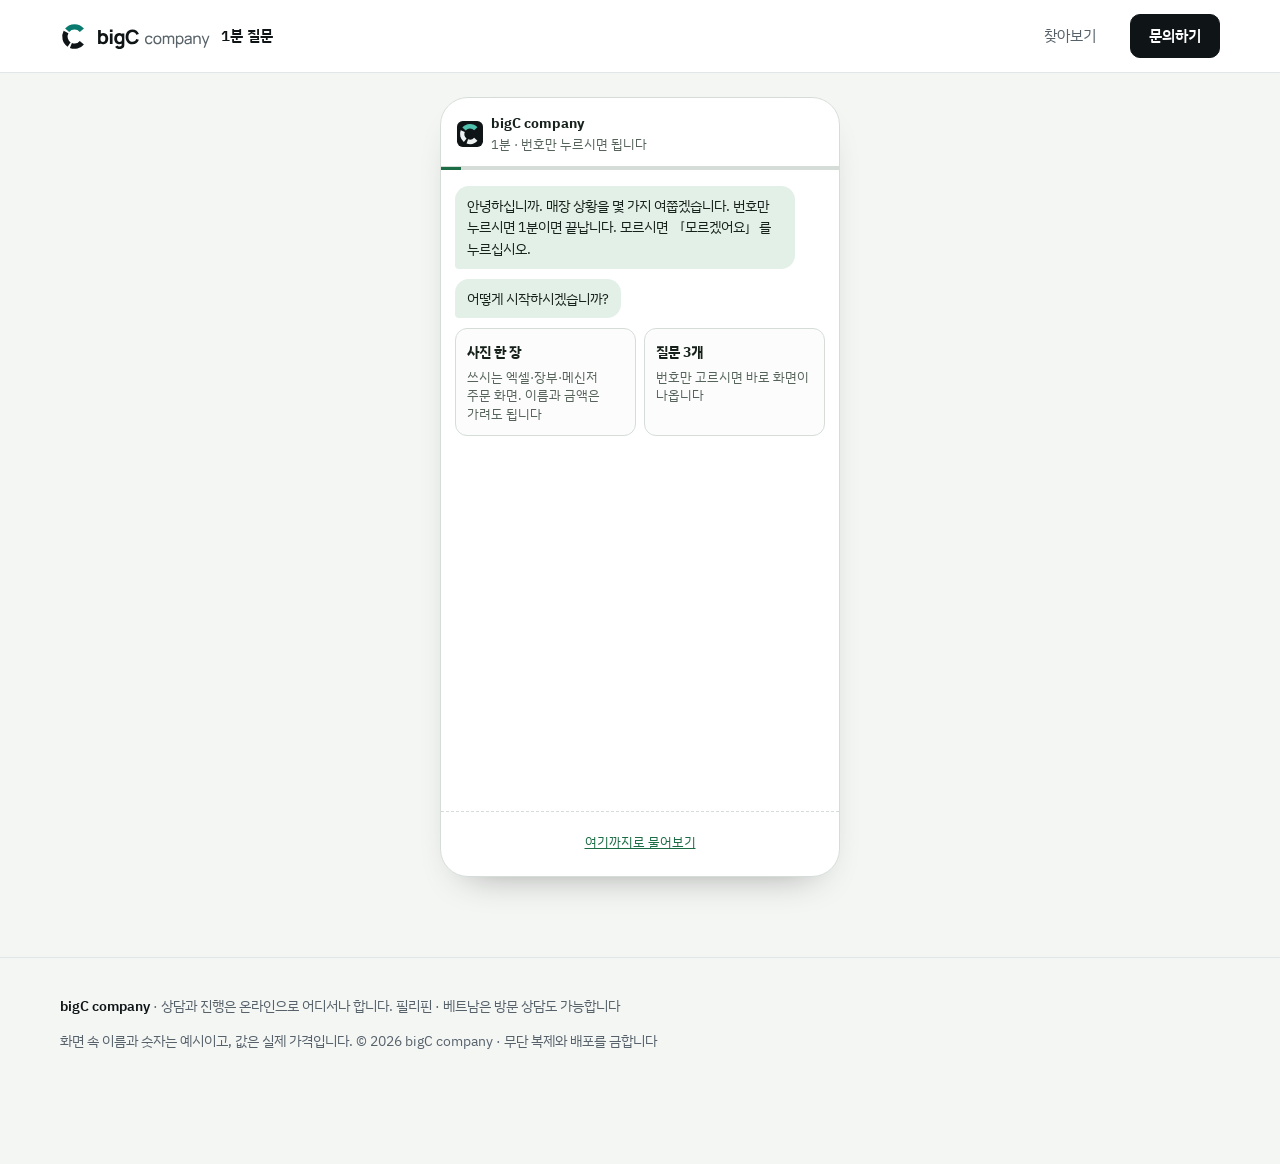
<file: bot/index.html>
<!doctype html><html lang="ko"><head><meta charset="utf-8"><meta name="viewport" content="width=device-width,initial-scale=1,viewport-fit=cover"><meta property="og:type" content="website"><meta property="og:site_name" content="bigC company"><meta property="og:url" content="https://bigc-company.github.io/bot/"><link rel="canonical" href="https://bigc-company.github.io/bot/"><meta property="og:title" content="bigC company · 1분 질문"><meta property="og:description" content="업종과 지금 겪는 일을 번호로만 고르시면, 맞는 프로그램 단계와 값을 바로 보여 드립니다."><meta name="description" content="업종과 지금 겪는 일을 번호로만 고르시면, 맞는 프로그램 단계와 값을 바로 보여 드립니다."><meta property="og:image" content="https://bigc-company.github.io/_s/og.png?v=4"><meta property="og:image:width" content="1200"><meta property="og:image:height" content="630"><meta name="twitter:card" content="summary_large_image"><title>bigC company · 1분 질문</title>
<meta name="claude:viewport-fit-sides" content="cover">
<link rel="preconnect" href="https://fonts.googleapis.com">
<link rel="stylesheet" href="https://fonts.googleapis.com/css2?family=IBM+Plex+Sans+KR:wght@400;500;600;700&family=IBM+Plex+Mono:wght@500&family=Gowun+Batang:wght@700&display=swap">
<style>

:root{
  --bg:#f4f6f4; --surface:#ffffff; --fg:#17211b; --muted:#56635b; --line:#d6ddd8;
  --accent:#1b6b45; --accent-soft:#e2f0e8; --cell:#fbfcfb; --hot:#b5441c; --hot-soft:#fbe9e1; --hl:#fff1a8;
  --brand:#1b6b45; --on-brand:#ffffff;
  --f-body:"IBM Plex Sans KR",system-ui,"Malgun Gothic",sans-serif;
  --f-display:"Gowun Batang","Noto Serif KR",Georgia,serif;
  --f-mono:"IBM Plex Mono",ui-monospace,Consolas,monospace;
}
@media (prefers-color-scheme: dark){:root:not([data-theme="light"]){
  --bg:#111613; --surface:#18201b; --fg:#e6ece8; --muted:#97a69d; --line:#2b3630;
  --accent:#6fcf9c; --accent-soft:#1a3326; --cell:#141b17; --hot:#f19a76; --hot-soft:#3a2219; --hl:#5b5122; color-scheme:dark}}
:root[data-theme="dark"]{
  --bg:#111613; --surface:#18201b; --fg:#e6ece8; --muted:#97a69d; --line:#2b3630;
  --accent:#6fcf9c; --accent-soft:#1a3326; --cell:#141b17; --hot:#f19a76; --hot-soft:#3a2219; --hl:#5b5122; color-scheme:dark}
*{box-sizing:border-box}
body{background:var(--bg);color:var(--fg);font-family:var(--f-body);font-size:15px;line-height:1.65;word-break:keep-all;
  padding-left:max(16px,env(safe-area-inset-left,0px));padding-right:max(16px,env(safe-area-inset-right,0px));padding-block:24px 64px}
.wrap{max-width:1060px;margin:0 auto;display:grid;grid-template-columns:minmax(0,1fr) 400px;gap:44px;align-items:start}
.wrap>*{min-width:0}
h1,h2,h3{margin:0;text-wrap:balance}
p{margin:0}
button{font:inherit;color:inherit}
button:focus-visible,input:focus-visible,textarea:focus-visible{outline:2px solid var(--accent);outline-offset:2px}


.notes{display:flex;flex-direction:column;gap:22px;padding-top:8px}
.eyebrow{font-size:12px;letter-spacing:.08em;color:var(--muted);font-weight:600}
.notes h1{font-family:var(--f-display);font-size:clamp(28px,4vw,40px);line-height:1.22}
.notes h1 em{font-style:normal;background:linear-gradient(transparent 62%,var(--hl) 62%)}
.notes .sub{max-width:52ch;color:var(--muted)}
.chk{display:flex;flex-direction:column;gap:10px;margin:0;padding:0;list-style:none}
.chk li{display:grid;grid-template-columns:22px minmax(0,1fr);gap:8px;font-size:14.5px}
.chk li b.n{font-family:var(--f-mono);font-weight:500;font-size:12px;color:var(--accent);padding-top:3px}
.tw{overflow-x:auto;border:1px solid var(--line);border-radius:10px;background:var(--surface)}
table{border-collapse:collapse;width:100%;font-size:13.5px;min-width:460px}
th,td{text-align:left;vertical-align:top;padding:8px 11px;border-bottom:1px solid var(--line)}
th{font-size:12px;color:var(--muted);font-weight:600;background:var(--cell)}
tr:last-child td{border-bottom:0}
td.v{font-variant-numeric:tabular-nums;white-space:nowrap;font-weight:600}
.src{font-size:12.5px;color:var(--muted);max-width:66ch}
details summary{list-style-position:outside}


.bot{position:sticky;top:calc(env(safe-area-inset-top,0px) + 16px);background:var(--surface);border:1px solid var(--line);border-radius:28px;
  box-shadow:0 18px 40px -26px rgba(0,0,0,.45);display:flex;flex-direction:column;height:min(780px,calc(100vh - 48px));min-height:560px;overflow:hidden}
.top{display:flex;justify-content:space-between;align-items:center;padding:14px 16px 10px;font-size:12.5px;border-bottom:1px solid var(--line);gap:8px}
.top .who{display:flex;align-items:center;gap:8px;min-width:0}
.top .dot{width:26px;height:26px;border-radius:50%;background:var(--brand);color:var(--on-brand);display:grid;place-items:center;font-weight:700;font-size:11px;flex:none}
.top .dot.lg{background:none;border-radius:0}.top .dot.lg svg{display:block}
.top .who b{font-size:13.5px;white-space:nowrap;overflow:hidden;text-overflow:ellipsis}
.top .who span{color:var(--muted);font-size:11.5px;display:block}
.prog{height:3px;background:var(--line)}
.prog i{display:block;height:100%;background:var(--accent);transition:width .35s ease}
.thread>*{flex-shrink:0}
.thread{flex:1;overflow-y:auto;padding:16px 14px 20px;display:flex;flex-direction:column;gap:10px;scroll-behavior:smooth}
.foot{border-top:1px dashed var(--line);padding:9px 14px calc(11px + env(safe-area-inset-bottom,0px));text-align:center}
.foot button{background:none;border:0;color:var(--accent);font-size:13px;text-decoration:underline;cursor:pointer}

.b{background:var(--accent-soft);border-radius:14px 14px 14px 4px;padding:9px 12px;font-size:14px;line-height:1.55;max-width:92%;align-self:flex-start;animation:in .25s ease both}
.me{align-self:flex-end;display:flex;flex-direction:column;align-items:flex-end;gap:2px;max-width:88%}
.me span{background:var(--cell);border:1px solid var(--line);border-radius:14px 14px 4px 14px;padding:8px 12px;font-size:14px}
.me button{background:none;border:0;padding:0 2px;font-size:11.5px;color:var(--muted);text-decoration:underline;cursor:pointer}
.why{font-size:12px;color:var(--muted);padding:0 2px}
@keyframes in{from{opacity:.001;transform:translateY(6px)}}
@media (prefers-reduced-motion:reduce){.b,.card{animation:none}.prog i{transition:none}.thread{scroll-behavior:auto}}

.opts{display:flex;flex-direction:column;gap:6px}
.opt{display:flex;gap:9px;align-items:flex-start;text-align:left;width:100%;border:1px solid var(--line);border-radius:11px;padding:9px 12px;font-size:14px;background:var(--cell);cursor:pointer}
.opt:hover{border-color:var(--accent)}
.opt b{font-family:var(--f-mono);font-weight:500;color:var(--accent);font-size:12px;padding-top:2px;min-width:12px}
.opt small{display:block;color:var(--muted);font-size:12px;line-height:1.4}
.opt.idk{color:var(--muted)}
.grid2{display:grid;grid-template-columns:1fr 1fr;gap:8px}
.entry{border:1px solid var(--line);border-radius:12px;padding:11px;display:flex;flex-direction:column;gap:4px;background:var(--cell);text-align:left;cursor:pointer}
.entry:hover{border-color:var(--accent)}
.entry b{font-size:14px}
.entry span{font-size:12px;color:var(--muted);line-height:1.45}


.card{border:1px solid var(--line);border-radius:14px;overflow:hidden;background:var(--surface);animation:in .3s ease both}
.card .hd{background:var(--brand);color:var(--on-brand);display:flex;justify-content:space-between;align-items:center;padding:8px 12px;font-size:12.5px;gap:8px}
.card .hd b{font-size:13px}
.card .bd{padding:10px 12px;display:flex;flex-direction:column;gap:6px}
.row{display:flex;justify-content:space-between;gap:10px;font-size:13px;border-bottom:1px solid var(--line);padding-bottom:5px;font-variant-numeric:tabular-nums}
.row:last-child{border-bottom:0;padding-bottom:0}
.row em{font-style:normal;color:var(--muted);font-size:11.5px;margin-left:4px}
.r{color:var(--hot);font-weight:700}
.g{color:var(--accent);font-weight:700}
.big{font-size:26px;font-weight:700;font-variant-numeric:tabular-nums;line-height:1.2}
.alert{background:var(--hot-soft);color:var(--hot);font-size:12px;font-weight:700;border-radius:6px;padding:4px 8px}
.quote{font-size:12.5px;border-left:3px solid var(--line);padding-left:8px;color:var(--muted)}
.draft{font-size:12.5px;background:var(--accent-soft);border-radius:8px;padding:7px 9px}
.kp{display:grid;grid-template-columns:repeat(3,minmax(0,1fr));gap:6px}
.kp div{background:var(--cell);border:1px solid var(--line);border-radius:8px;padding:6px 7px;display:flex;flex-direction:column}
.kp small{font-size:10.5px;color:var(--muted)}
.kp b{font-size:13.5px;font-variant-numeric:tabular-nums}
@media (max-width:440px){.kp b{font-size:12px;letter-spacing:-.2px}}
.before{font-size:12.5px;color:var(--muted);display:flex;gap:6px;align-items:baseline}
.before b{color:var(--fg);font-weight:600}
.price{border-top:2px solid var(--fg);padding-top:8px;display:flex;flex-direction:column;gap:3px}
.price .l{display:flex;justify-content:space-between;align-items:baseline;gap:8px}
.price .l span{font-size:12.5px;color:var(--muted)}
.price .l b{font-size:18px;font-variant-numeric:tabular-nums;white-space:nowrap}
.price small{font-size:12px;color:var(--muted);line-height:1.5}
.price small.cus{color:var(--fg);font-weight:600}
.tag{font-size:10.5px;color:var(--hot);font-weight:700;background:var(--hot-soft);padding:1px 7px;border-radius:4px;align-self:flex-start}

.btn{display:block;width:100%;background:var(--accent);color:var(--bg);border:0;border-radius:11px;padding:10px;font-size:14px;font-weight:600;cursor:pointer;text-align:center}
.btn.ghost{background:transparent;color:var(--accent);border:1px solid var(--accent)}
.btn[disabled]{background:var(--line);color:var(--muted);cursor:not-allowed}
.acts{display:flex;flex-direction:column;gap:7px}

.field{display:flex;flex-direction:column;gap:6px}
.field input,.field textarea{width:100%;border:1px solid var(--line);background:var(--cell);border-radius:10px;padding:9px 11px;font:inherit;font-size:14px;color:var(--fg)}
.field textarea{min-height:96px;resize:vertical;line-height:1.55}
.sw{display:flex;gap:8px;flex-wrap:wrap}
.sw button{width:34px;height:34px;border-radius:50%;border:2px solid var(--surface);box-shadow:0 0 0 1px var(--line);cursor:pointer}
.sw button[aria-pressed="true"]{box-shadow:0 0 0 2px var(--fg)}
.sum{border:1px solid var(--line);border-radius:12px;padding:10px 12px;background:var(--cell);font-size:13px;line-height:1.6;display:flex;flex-direction:column;gap:4px}
.sum .k{font-size:11.5px;color:var(--muted);font-weight:600}
.toast{font-size:12.5px;color:var(--accent);text-align:center;min-height:1.2em}

@media (max-width:900px){
  .wrap{grid-template-columns:1fr;gap:28px}
  .bot{position:relative;top:0;order:-1;height:auto;min-height:620px;max-height:none;max-width:440px;width:100%;margin:0 auto}
  .thread{max-height:none;overflow:visible}
}
.opt[aria-pressed="true"]{border-color:var(--accent);background:var(--accent-soft)}
.opt.multi[aria-pressed="true"] b::before{content:"✓ "}
.chips{display:flex;flex-wrap:wrap;gap:6px}
.chips button{border:1px solid var(--line);background:var(--cell);border-radius:999px;padding:4px 11px;font-size:12.5px;cursor:pointer}
.chips button[aria-pressed="true"]{background:var(--brand);border-color:var(--brand);color:var(--on-brand);font-weight:600}
.fixl{font-size:13px;font-weight:600;line-height:1.5}
.en{border:1px dashed var(--line);border-radius:8px;padding:6px 9px;display:flex;flex-direction:column;gap:1px;font-family:var(--f-body)}
.en .k{font-size:10.5px;color:var(--muted);font-weight:600;letter-spacing:.04em}
.en b{font-size:12.5px}
.en span:last-child{font-size:12.5px}
.price .l.li span{font-size:12.5px;color:var(--fg)}
.price .l.li span:last-child{font-variant-numeric:tabular-nums;white-space:nowrap}
.deal{display:flex;align-items:baseline;flex-wrap:wrap;gap:4px 9px}
.deal b{font-size:24px;font-variant-numeric:tabular-nums;line-height:1.25}
.deal s{color:var(--muted);font-size:13.5px;font-variant-numeric:tabular-nums}
.off{font-size:11.5px;font-weight:700;color:var(--hot);background:var(--hot-soft);border-radius:4px;padding:1px 7px;white-space:nowrap}
.more{display:flex;flex-direction:column;gap:4px}
.more summary{font-size:12.5px;color:var(--accent);cursor:pointer;text-decoration:underline;padding:2px 0;list-style-position:inside}
.pl{display:flex;flex-direction:column;gap:4px;margin:4px 0 2px}
.pl .row{font-size:12.5px;color:var(--muted)}
.pl .row s{font-size:11.5px}
.pl .row.on{color:var(--fg);font-weight:700}
</style><style>body{margin:0;padding:0 0 64px}.wrap{grid-template-columns:minmax(0,400px);justify-content:center;margin-top:24px;padding-inline:max(16px,env(safe-area-inset-left,0px))}[hidden]{display:none!important}.wrap .who span,.wrap .entry span{font-size:13px}.wrap #early{min-height:44px;padding:0 10px}/* ===== bigC company brand frame (182)(P1)(P9) — tokens, buttons, header and footer copied from the first page (draft v6).
   Used by the landing kit, the MES page and the interview bot. Class prefix b- so the pages' own css never collides. ===== */
:root{
  --b-bg:#ffffff;--b-tint:#f3f5f5;--b-ink:#0f1416;--b-mu:#56616a;--b-ln:#e1e6e8;
  --b-acc:#0b7a6e;--b-acc-ink:#ffffff;--b-acc-soft:#e5f1ef;--b-shadow:0 22px 48px -26px rgba(15,20,22,.38);
  --b-f:"IBM Plex Sans KR","Apple SD Gothic Neo","Malgun Gothic",system-ui,sans-serif;--b-mono:"IBM Plex Mono",ui-monospace,Consolas,monospace;
  --logo-ink:#0f1416;--logo-acc:#0b7a6e;--logo-sub:#58636a;
  --hh:72px}
@media (prefers-color-scheme:dark){:root:not([data-theme="light"]){color-scheme:dark;
  --b-bg:#0e1214;--b-tint:#161b1e;--b-ink:#e9eef0;--b-mu:#9aa6ab;--b-ln:#262d31;--b-acc:#4fc1ae;--b-acc-ink:#06201c;--b-acc-soft:#123029;--b-shadow:0 22px 48px -26px rgba(0,0,0,.8);--logo-ink:#eef2f3;--logo-acc:#4fc1ae;--logo-sub:#9aa6ab}}
:root[data-theme="dark"]{color-scheme:dark;
  --b-bg:#0e1214;--b-tint:#161b1e;--b-ink:#e9eef0;--b-mu:#9aa6ab;--b-ln:#262d31;--b-acc:#4fc1ae;--b-acc-ink:#06201c;--b-acc-soft:#123029;--b-shadow:0 22px 48px -26px rgba(0,0,0,.8);--logo-ink:#eef2f3;--logo-acc:#4fc1ae;--logo-sub:#9aa6ab}
body::before{content:"";position:fixed;inset:0 0 auto;height:env(safe-area-inset-top,0px);z-index:50;background:var(--b-bg)}
.b-wrap{max-width:1200px;margin-inline:auto;padding-left:max(20px,env(safe-area-inset-left,0px));padding-right:max(20px,env(safe-area-inset-right,0px))}
.nw{display:inline-block;white-space:nowrap}.nb{white-space:nowrap}
.b-num{font-variant-numeric:tabular-nums}
.b-eyebrow{font-size:15px;font-weight:600;color:var(--b-acc)}

/* buttons (first page .btn) */
.b-btn{display:inline-flex;align-items:center;justify-content:center;gap:8px;min-height:52px;min-width:0;max-width:100%;padding:10px 24px;border-radius:10px;font-weight:600;font-size:16px;line-height:1.35;text-align:center;text-wrap:balance;border:1.5px solid var(--b-ink);background:transparent;color:var(--b-ink);cursor:pointer;transition:transform .15s ease,background .15s ease}
.b-btn .ar{flex:none}
.b-btn:hover{transform:translateY(-1px)}
.b-btn.fill{background:var(--b-ink);color:var(--b-bg)}
.b-btn.sm{min-height:44px;padding:6px 18px;font-size:15px}
.b-link{font-weight:600;font-size:16px;color:var(--b-acc);display:inline-flex;gap:6px;align-items:center;min-height:44px}
.b-link:hover{text-decoration:underline;text-underline-offset:4px}

/* header */
.b-hd,.b-ft{font-family:var(--b-f);-webkit-font-smoothing:antialiased;word-break:keep-all}
.b-hd a,.b-ft a{text-decoration:none;color:inherit}
.b-hd .b-btn.fill{color:var(--b-bg)}
.b-hd{position:sticky;top:env(safe-area-inset-top,0px);z-index:40;background:var(--b-bg);border-bottom:1px solid var(--b-ln)}
.b-hd .b-wrap{height:var(--hh);display:flex;align-items:center;justify-content:space-between;gap:20px}
.b-brand{display:flex;align-items:center;gap:4px;min-width:0}
.b-logo{display:flex;align-items:center;min-height:44px;flex:none}
.b-lk{height:45px;width:auto;display:block;margin-left:-8px}
.b-crumb{display:flex;align-items:center;gap:8px;font-size:15px;color:var(--b-mu);white-space:nowrap;min-width:0}
.b-crumb a{min-height:44px;display:inline-flex;align-items:center}
.b-crumb a:hover{color:var(--b-ink)}
.b-crumb [aria-current]{color:var(--b-ink);font-weight:600;overflow:hidden;text-overflow:ellipsis}
.b-nav{display:flex;align-items:center;gap:34px;font-size:15px}
.b-nav a.n{color:var(--b-mu);min-height:44px;display:inline-flex;align-items:center}
.b-nav a.n:hover{color:var(--b-ink)}

/* footer (first page footer + the draft's example note) */
.b-ft{margin-top:80px;border-top:1px solid var(--b-ln);padding-block:36px 48px;font-size:14px;color:var(--b-mu)}
.b-fine{margin-bottom:16px;max-width:60em}
.b-fl{display:flex;flex-wrap:wrap;justify-content:space-between;gap:12px 32px}
.b-fl b{color:var(--b-ink);font-weight:600}

@media (max-width:760px){
  :root{--hh:60px}
  .b-nav{display:none}
  .b-crumb a,.b-crumb [aria-hidden]{display:none}
  .b-crumb{font-size:14px}
  .b-ft{margin-top:56px;padding-bottom:120px}
}
@media (prefers-reduced-motion:reduce){.b-btn{transition:none}.b-btn:hover{transform:none}}
</style><link rel="icon" type="image/png" sizes="32x32" href="../_s/favicon-32.png"><link rel="icon" type="image/png" sizes="16x16" href="../_s/favicon-16.png"><link rel="apple-touch-icon" href="../_s/apple-touch-icon-180.png"></head><body><div class="b-hd" role="banner"><div class="b-wrap"><div class="b-brand"><a class="b-logo" href="../" aria-label="bigC company 첫 화면으로"><svg viewBox="0 0 319.37 87" class="b-lk" aria-hidden="true" focusable="false"><g transform="translate(14.5 14.5) scale(0.58)" fill="none" stroke-width="18" stroke-linecap="butt"><path d="M74.51 70.57A32 32 0 0 1 38.01 79.67" stroke="var(--logo-ink)"/><path d="M32.11 76.53A32 32 0 0 1 21.75 34.98" stroke="var(--logo-ink)"/><path d="M25.49 29.43A32 32 0 0 1 74.51 29.43" stroke="var(--logo-acc)"/></g><path d="M99.23 58.624Q96.17099999999999 58.624 94.119 57.199Q92.06700000000001 55.774 91.0315 53.323Q89.996 50.872 89.996 47.794000000000004Q89.996 44.716 91.02199999999999 42.265Q92.048 39.81400000000001 94.043 38.389Q96.038 36.964 98.964 36.964Q101.90899999999999 36.964 104.094 38.370000000000005Q106.279 39.776 107.4855 42.2175Q108.69200000000001 44.659000000000006 108.69200000000001 47.794000000000004Q108.69200000000001 50.872 107.50450000000001 53.323Q106.31700000000001 55.774 104.18900000000001 57.199Q102.061 58.624 99.23 58.624ZM89.122 58.054V30.694000000000003H94.328V43.994H93.682V58.054ZM98.394 54.026Q100.066 54.026 101.13 53.19Q102.194 52.354 102.707 50.938500000000005Q103.22 49.523 103.22 47.794000000000004Q103.22 46.084 102.688 44.6685Q102.156 43.253 101.0445 42.4075Q99.93299999999999 41.562 98.204 41.562Q96.589 41.562 95.5915 42.341Q94.594 43.120000000000005 94.138 44.526Q93.682 45.932 93.682 47.794000000000004Q93.682 49.656000000000006 94.138 51.062000000000005Q94.594 52.468 95.6295 53.247Q96.66499999999999 54.026 98.394 54.026ZM111.92200000000001 34.684V30.124000000000002H117.09V34.684ZM111.92200000000001 58.054V37.534000000000006H117.09V58.054ZM130.238 67.744Q128.49 67.744 126.91300000000001 67.18350000000001Q125.33600000000001 66.623 124.09150000000001 65.6255Q122.84700000000001 64.628 122.06800000000001 63.298L126.85600000000001 60.980000000000004Q127.35000000000001 61.892 128.2715 62.367000000000004Q129.193 62.842 130.276 62.842Q131.435 62.842 132.461 62.4525Q133.48700000000002 62.063 134.10450000000003 61.2935Q134.722 60.524 134.68400000000003 59.384V53.418H135.33V37.534000000000006H139.852V59.46Q139.852 60.22 139.7855 60.8945Q139.71900000000002 61.569 139.548 62.234Q139.054 64.11500000000001 137.7145 65.331Q136.375 66.547 134.437 67.1455Q132.49900000000002 67.744 130.238 67.744ZM129.782 58.624Q126.95100000000001 58.624 124.82300000000001 57.199Q122.69500000000001 55.774 121.50750000000001 53.323Q120.32000000000001 50.872 120.32000000000001 47.794000000000004Q120.32000000000001 44.659000000000006 121.5265 42.2175Q122.733 39.776 124.918 38.370000000000005Q127.10300000000001 36.964 130.048 36.964Q132.97400000000002 36.964 134.969 38.389Q136.964 39.81400000000001 137.99 42.265Q139.01600000000002 44.716 139.01600000000002 47.794000000000004Q139.01600000000002 50.872 137.9805 53.323Q136.94500000000002 55.774 134.89300000000003 57.199Q132.841 58.624 129.782 58.624ZM130.61800000000002 54.026Q132.347 54.026 133.3825 53.247Q134.418 52.468 134.87400000000002 51.062000000000005Q135.33 49.656000000000006 135.33 47.794000000000004Q135.33 45.932 134.87400000000002 44.526Q134.418 43.120000000000005 133.4205 42.341Q132.423 41.562 130.80800000000002 41.562Q129.079 41.562 127.9675 42.4075Q126.85600000000001 43.253 126.32400000000001 44.6685Q125.79200000000002 46.084 125.79200000000002 47.794000000000004Q125.79200000000002 49.523 126.305 50.938500000000005Q126.81800000000001 52.354 127.882 53.19Q128.946 54.026 130.61800000000002 54.026ZM155.58399999999997 58.624Q151.48 58.624 148.5065 56.838Q145.533 55.052 143.92749999999998 51.841Q142.32199999999997 48.63 142.32199999999997 44.374Q142.32199999999997 40.118 143.92749999999998 36.907Q145.533 33.696 148.5065 31.91Q151.48 30.124000000000002 155.58399999999997 30.124000000000002Q160.296 30.124000000000002 163.4975 32.461Q166.69899999999998 34.798 168.01 38.788000000000004L162.80399999999997 40.232Q162.04399999999998 37.743 160.23899999999998 36.3655Q158.434 34.988 155.58399999999997 34.988Q152.981 34.988 151.2425 36.147Q149.504 37.306 148.63 39.415Q147.756 41.524 147.756 44.374Q147.756 47.224000000000004 148.63 49.333Q149.504 51.442 151.2425 52.601Q152.981 53.760000000000005 155.58399999999997 53.760000000000005Q158.434 53.760000000000005 160.23899999999998 52.373000000000005Q162.04399999999998 50.986000000000004 162.80399999999997 48.516000000000005L168.01 49.96Q166.69899999999998 53.95 163.4975 56.287000000000006Q160.296 58.624 155.58399999999997 58.624Z" fill="var(--logo-ink)"/><path d="M187.45499999999998 58.504000000000005Q184.98749999999998 58.504000000000005 183.26999999999998 57.4015Q181.55249999999998 56.299 180.65249999999997 54.36775Q179.75249999999997 52.4365 179.72999999999996 49.954Q179.75249999999997 47.426500000000004 180.67499999999995 45.499Q181.59749999999997 43.5715 183.3225 42.487750000000005Q185.04749999999999 41.404 187.48499999999999 41.404Q190.04249999999996 41.404 191.89499999999998 42.664Q193.74749999999997 43.92400000000001 194.38499999999996 46.114000000000004L191.74499999999998 46.909000000000006Q191.22749999999996 45.499 190.07999999999998 44.719Q188.93249999999998 43.939 187.45499999999998 43.939Q185.78999999999996 43.939 184.70999999999998 44.7115Q183.62999999999997 45.484 183.10499999999996 46.841499999999996Q182.57999999999998 48.199 182.56499999999997 49.954Q182.58749999999998 52.661500000000004 183.81374999999997 54.315250000000006Q185.03999999999996 55.969 187.45499999999998 55.969Q189.03749999999997 55.969 190.08749999999998 55.2415Q191.13749999999996 54.514 191.68499999999997 53.134L194.38499999999996 53.839Q193.53749999999997 56.104 191.75249999999997 57.304Q189.96749999999997 58.504000000000005 187.45499999999998 58.504000000000005ZM203.75999999999996 58.504000000000005Q201.33749999999995 58.504000000000005 199.58999999999997 57.409000000000006Q197.84249999999997 56.314 196.90124999999995 54.38275Q195.95999999999995 52.4515 195.95999999999995 49.939Q195.95999999999995 47.3965 196.91999999999996 45.472750000000005Q197.87999999999997 43.54900000000001 199.63124999999997 42.4765Q201.38249999999996 41.404 203.75999999999996 41.404Q206.18999999999997 41.404 207.94124999999997 42.49525Q209.69249999999997 43.5865 210.63374999999996 45.51025Q211.57499999999996 47.434000000000005 211.57499999999996 49.939Q211.57499999999996 52.481500000000004 210.62624999999997 54.409000000000006Q209.67749999999995 56.3365 207.92249999999996 57.42025Q206.16749999999996 58.504000000000005 203.75999999999996 58.504000000000005ZM203.75999999999996 55.969Q206.27249999999995 55.969 207.50624999999997 54.289Q208.73999999999995 52.609 208.73999999999995 49.939Q208.73999999999995 47.2015 207.49499999999995 45.57025Q206.24999999999997 43.939 203.75999999999996 43.939Q202.06499999999997 43.939 200.96624999999995 44.704Q199.86749999999995 45.469 199.33124999999995 46.819Q198.79499999999996 48.169000000000004 198.79499999999996 49.939Q198.79499999999996 52.676500000000004 200.05499999999995 54.32275Q201.31499999999997 55.969 203.75999999999996 55.969ZM233.64 58.054 233.65499999999997 47.689Q233.65499999999997 45.874 232.68374999999997 44.846500000000006Q231.71249999999998 43.819 230.17499999999998 43.819Q229.26749999999998 43.819 228.46124999999998 44.23525Q227.65499999999997 44.6515 227.14499999999998 45.52525Q226.635 46.399 226.635 47.764L225.225 47.194Q225.18749999999997 45.469 225.92999999999998 44.1715Q226.67249999999999 42.874 227.96625 42.153999999999996Q229.26 41.434 230.88 41.434Q233.415 41.434 234.87 42.97525Q236.325 44.5165 236.325 47.104L236.30999999999997 58.054ZM214.26 58.054V41.854H216.64499999999998V46.189H216.945V58.054ZM223.96499999999997 58.054 223.98 47.794000000000004Q223.98 45.941500000000005 223.01999999999998 44.880250000000004Q222.05999999999997 43.819 220.46999999999997 43.819Q218.8875 43.819 217.91625 44.902750000000005Q216.945 45.98650000000001 216.945 47.764L215.535 46.92400000000001Q215.535 45.349000000000004 216.28499999999997 44.10775Q217.03499999999997 42.8665 218.325 42.15025Q219.61499999999998 41.434 221.24999999999997 41.434Q222.885 41.434 224.09625 42.12775Q225.30749999999998 42.8215 225.97125 44.104Q226.635 45.386500000000005 226.635 47.149L226.61999999999998 58.054ZM247.06499999999997 58.504000000000005Q244.78499999999997 58.504000000000005 243.22499999999997 57.371500000000005Q241.66499999999996 56.239000000000004 240.86249999999995 54.300250000000005Q240.05999999999997 52.3615 240.05999999999997 49.939Q240.05999999999997 47.494 240.86249999999995 45.56275Q241.66499999999996 43.6315 243.22875 42.51775000000001Q244.7925 41.404 247.07999999999998 41.404Q249.32999999999998 41.404 250.95374999999999 42.52525Q252.5775 43.6465 253.45125 45.57775Q254.325 47.509 254.325 49.939Q254.325 52.369 253.45125 54.30775Q252.5775 56.246500000000005 250.95374999999999 57.37525000000001Q249.32999999999998 58.504000000000005 247.06499999999997 58.504000000000005ZM239.60999999999999 65.254V41.854H241.99499999999998V53.779H242.295V65.254ZM246.73499999999999 56.059000000000005Q248.33249999999998 56.059000000000005 249.38624999999996 55.249Q250.43999999999997 54.439 250.96499999999997 53.051500000000004Q251.48999999999998 51.664 251.48999999999998 49.939Q251.48999999999998 48.229 250.96875 46.849000000000004Q250.4475 45.469 249.37874999999997 44.659000000000006Q248.30999999999997 43.849000000000004 246.65999999999997 43.849000000000004Q245.0775 43.849000000000004 244.04249999999996 44.621500000000005Q243.00749999999996 45.394000000000005 242.50124999999997 46.770250000000004Q241.99499999999998 48.1465 241.99499999999998 49.939Q241.99499999999998 51.7165 242.49749999999997 53.10025Q242.99999999999997 54.484 244.04999999999995 55.2715Q245.09999999999997 56.059000000000005 246.73499999999999 56.059000000000005ZM261.63 58.504000000000005Q259.815 58.504000000000005 258.58875 57.840250000000005Q257.36249999999995 57.176500000000004 256.74375 56.07775Q256.125 54.979 256.125 53.674Q256.125 52.399 256.60875 51.46525Q257.0925 50.5315 257.98125 49.90525Q258.87 49.279 260.09999999999997 48.919000000000004Q261.255 48.61150000000001 262.68375 48.37525000000001Q264.11249999999995 48.139 265.5825 47.94775Q267.0525 47.7565 268.335 47.569L267.375 48.124Q267.41249999999997 45.971500000000006 266.50874999999996 44.932750000000006Q265.60499999999996 43.894000000000005 263.385 43.894000000000005Q261.91499999999996 43.894000000000005 260.80875 44.565250000000006Q259.7025 45.23650000000001 259.26 46.729L256.72499999999997 45.964Q257.3025 43.834 258.98625 42.619Q260.66999999999996 41.404 263.41499999999996 41.404Q265.61249999999995 41.404 267.19499999999994 42.191500000000005Q268.7775 42.979 269.47499999999997 44.569Q269.82 45.319 269.90999999999997 46.1965Q270.0 47.074 270.0 48.034000000000006V58.054H267.63V54.169000000000004L268.185 54.529Q267.27 56.5015 265.62375 57.502750000000006Q263.97749999999996 58.504000000000005 261.63 58.504000000000005ZM262.03499999999997 56.269000000000005Q263.47499999999997 56.269000000000005 264.53249999999997 55.755250000000004Q265.59 55.2415 266.235 54.39025Q266.88 53.539 267.075 52.534000000000006Q267.29249999999996 51.784000000000006 267.31874999999997 50.86525Q267.34499999999997 49.9465 267.34499999999997 49.444L268.275 49.849000000000004Q266.96999999999997 50.036500000000004 265.70624999999995 50.2015Q264.4425 50.3665 263.3175 50.550250000000005Q262.1925 50.734 261.29999999999995 50.989000000000004Q260.6325 51.199000000000005 260.05875 51.53275000000001Q259.48499999999996 51.8665 259.13249999999994 52.384Q258.78 52.9015 258.78 53.659000000000006Q258.78 54.3265 259.11375 54.92275000000001Q259.4475 55.519000000000005 260.16375 55.894000000000005Q260.88 56.269000000000005 262.03499999999997 56.269000000000005ZM284.8349999999999 58.054V49.939Q284.8349999999999 48.7915 284.62874999999997 47.7265Q284.42249999999996 46.661500000000004 283.91999999999996 45.81025Q283.4174999999999 44.959 282.56999999999994 44.464Q281.7224999999999 43.969 280.43999999999994 43.969Q279.43499999999995 43.969 278.6137499999999 44.310249999999996Q277.7924999999999 44.6515 277.2074999999999 45.33775Q276.62249999999995 46.024 276.3037499999999 47.066500000000005Q275.98499999999996 48.109 275.98499999999996 49.519000000000005L274.2299999999999 48.979Q274.2299999999999 46.6315 275.07749999999993 44.940250000000006Q275.92499999999995 43.249 277.4625 42.341499999999996Q278.99999999999994 41.434 281.0849999999999 41.434Q282.6524999999999 41.434 283.7662499999999 41.929Q284.87999999999994 42.42400000000001 285.6149999999999 43.245250000000006Q286.3499999999999 44.066500000000005 286.7699999999999 45.075250000000004Q287.18999999999994 46.084 287.36249999999995 47.130250000000004Q287.5349999999999 48.176500000000004 287.5349999999999 49.099000000000004V58.054ZM273.2849999999999 58.054V41.854H275.68499999999995V46.189H275.98499999999996V58.054ZM293.0849999999999 65.254 296.2199999999999 56.734 296.2649999999999 59.254000000000005 289.1849999999999 41.854H291.9899999999999L297.5399999999999 55.849000000000004H296.5799999999999L301.7849999999999 41.854H304.4999999999999L295.6799999999999 65.254Z" fill="var(--logo-sub)"/></svg></a><nav class="b-crumb" aria-label="현재 위치"><span aria-current="page">1분 질문</span></nav></div><nav class="b-nav" aria-label="주 메뉴"><a class="n" href="../#trades">찾아보기</a><a class="b-btn fill sm" href="#ask" data-k="ask">문의하기</a></nav></div></div>

<div class="wrap">

<section class="bot" aria-label="bigC company 1분 질문">
  <div class="top">
    <div class="who"><span class="dot lg" id="dot"><svg xmlns="http://www.w3.org/2000/svg" viewBox="0 0 100 100" width="26.0" height="26" role="img" aria-label="bigC company"><rect width="100" height="100" rx="22" fill="#0f1416"/><g fill="none" stroke-width="17" stroke-linecap="butt"><path d="M72.29 70.07A30 30 0 0 1 39.74 78.19" stroke="#eef2f3"/><path d="M31.53 73.64A30 30 0 0 1 22.18 38.76" stroke="#eef2f3"/><path d="M27.02 30.72A30 30 0 0 1 72.29 29.93" stroke="#4fc1ae"/></g></svg></span><div><b id="brandName">bigC company</b><span>1분 · 번호만 누르시면 됩니다</span></div></div>
  </div>
  <div class="prog"><i id="bar" style="width:0%"></i></div>
  <div class="thread" id="thread" aria-live="polite"></div>
  <div class="foot" id="foot"><button type="button" id="early">여기까지로 물어보기</button></div>
</section>

</div>

<script>
(function(){
const COLORS=[['#1b6b45','초록'],['#b8322a','빨강'],['#1f4e8c','파랑'],['#c46a12','주황'],['#2b2b2b','검정']];
const INDS=[['mart','마트·배달'],['food','식당'],['golf','여행·골프'],['realty','부동산·비자'],['factory','공장'],['web','홈페이지·이미지만'],['other','그 밖의 업종']];

const FROM={kakao:'메신저 1:1',market:'장터 방 글',qr:'QR 카드',google:'구글 프로필',fb:'페이스북·인스타'};
const lab=(arr,k)=>(arr.find(a=>a[0]===k)||[,''])[1];
const R=(a,b,em,cls)=>`<div class="row"><span>${a}${em?`<em>${em}</em>`:''}</span><span class="${cls||''}">${b}</span></div>`;
const BEFORE0={excel:['엑셀에 손으로 옮기던 숫자','휴대폰에서 저절로 맞춰집니다'],kakao:['대화방에 흩어진 글','한 목록으로 모입니다'],paper:['종이 장부와 기억','휴대폰 한 화면에 남습니다'],pos:['쓰시던 포스','그대로 두고 빠진 부분만 붙입니다'],none:['처음 시작','휴대폰 한 화면으로 바로 갑니다']};


const MART={
 who:'마트를 하십니다', ph:'예: 그린마트', ask:'매장에서 이런 일이 있으십니까?',
 pains:[
  ['stock','앱으로 주문이 들어왔는데 창고에 물건이 없어 취소한 적이 있다','재고'],
  ['deliv','배달K·그랩 주문을 태블릿 보고 손으로 옮기고, 기사는 콘도 타워·호수를 헤맨다','배달 주문·기사'],
  ['exp','두부·우유 유통기한을 버릴 때가 돼서야 안다','유통기한'],
  ['settle','그랩·배달K 입금이 주문 합계와 맞는지 모르겠다','정산'],
  ['staff','누가 몇 시에 왔는지, 지각·결근이 말로만 남는다','직원 근무'],
  ['review','앱마다 상품·가격이 다르고, 나쁜 리뷰에 회신할 틈이 없다','리뷰·상품'],
 ],
 tools:[['excel','엑셀'],['kakao','메신저'],['paper','종이 장부·눈으로'],['pos','포스·다른 프로그램'],['none','따로 안 함']],
 before:BEFORE0,
 fix:{
  stock:'앱 주문이 들어오면 재고가 바로 줄고, 모자라기 전에 먼저 알려 드립니다.',
  deliv:'배달K·그랩·메신저 주문이 한 목록에 모이고, 기사에게 타워·호수가 함께 갑니다.',
  exp:'입고할 때 날짜를 넣어 두면 임박한 품목이 아침마다 목록으로 뜹니다.',
  settle:'주문 합계와 통장 입금을 주문 한 건까지 맞추고, 빠진 주문을 집어 드립니다.',
  staff:'출근할 때 휴대폰으로 서명하고, 한 주 근무 시간이 사람마다 쌓입니다.',
  review:'앱마다 다른 상품·가격을 한 장에 맞추고, 리뷰를 붙여 넣으면 회신 초안이 나옵니다.',
  idk:'대표님들이 가장 많이 고르시는 재고와 정산을 한 화면에서 봅니다.',
 },
 en:{
  stock:['Stock count · Chiller 2','Tofu 18 · Bean sprouts 11 · Fish cake: 3 bags short'],
  deliv:['Rider John · 11 stops','Stop 4: Green Bay Tower 2, Unit 1508 · ID at lobby'],
  exp:['Opening check · 07:30','Tofu 6 packs expire tomorrow → move to front shelf'],
  settle:['Cashier · today','GCash ₱1,120 · screenshot attached · Order #4471'],
  staff:['Clock in · Joy','09:12 · 12 min late · Sign here'],
  review:['Product list · Grab','Spring onion is missing on Grab → Add item'],
  idk:['Cashier · closing','Store ₱11,200 · Cash counted ✓'],
 },
 mini(p){switch(p){
  case 'stock': return {h:'오늘 재고',r:'모자람 1',b:`<p class="big">대파 <span class="r">2단</span></p><span class="alert">기준 3단보다 적습니다 · 배달K·그랩 품절 표시 준비</span>`+R('아침 재고','24단')+R('매장','−9')+R('배달K','−8')+R('그랩','−4')+R('메신저','−1')+R('<b>남은 재고</b>','<b>2단</b>','','r')};
  case 'deliv': return {h:'통합 주문함',r:'10:54',b:R('10:42 · 배달K #1182','담는 중')+R('10:45 · 그랩 #4531','담는 중')+R('10:48 · 메신저 이 대표님','호수 확인','','r')+R('10:51 · 매장','완료','','g')+R('10:53 · 그랩 #4532','대파 부족','','r')+`<p class="quote">그린베이 콘도는 타워가 3곳입니다. 타워와 호수를 묻는 글이 준비됐습니다.</p>`};
  case 'exp': return {h:'유통기한 임박',r:'3품목',b:R('두부','<b>6모</b>','내일','r')+R('콩나물','4봉','모레')+R('어묵','5봉','3일 뒤')+`<span class="alert">두부는 오늘 앞줄로 옮기거나 할인 표시</span>`};
  case 'settle': return {h:'그랩 · 11월 16일~22일',r:'확인할 주문 2',b:`<p class="big r">−₱2,280</p>`+R('대조한 주문','214건')+R('맞은 주문','212건','','g')+R('#4471','₱1,480','품절 환불 두 번','r')+R('#4502','₱800','할인 부담 주체','r')};
  case 'staff': return {h:'오늘 근무',r:'목',b:R('마크 · 계산','08:58 출근 · 서명','','g')+R('조이 · 계산','09:12 출근 · 12분 늦음','','r')+R('존 · 기사','10:30 출근 · 서명','','g')+R('이번 주 합계','3명 · 118시간')+`<p class="quote">서명한 기록과 서류가 사람마다 한 폴더에 모입니다.</p>`};
  case 'review': return {h:'그랩 리뷰 · ★★',r:'오늘',b:`<p class="quote">"Kimchi container was leaking a little."</p><div class="draft"><b>회신 초안</b><br>Sorry about the leak. We now seal kimchi twice before packing. Next order, a free side dish is on us.</div>`+R('대파','그랩에 없음','','r')+R('계란 30구','배달K ₱20 낮음','','r')};
  default: return {h:'대표 화면',r:'19:10',b:`<div class="kp"><div><small>오늘 매출</small><b>₱33,340</b></div><div><small>매입·수수료</small><b>₱27,180</b></div><div><small>순수익</small><b class="g">₱6,160</b></div></div>`+R('재고 차이','1건','','r')+R('정산 차액','1건','','r')+R('유통기한 임박','2건')};
 }},
 
 quote(pains){
  const has=k=>pains.includes(k),idk=!pains.length;
  const inv=idk||has('stock')||has('exp')||has('deliv'),order=has('deliv'),settle=idk||has('settle');
  const items=[];let mo=0,base=null;
  if(order&&settle){base=['통합 운영(주문·재고·정산)',380];mo=15;}
  else if(inv&&settle){base=['재고 + 정산 대조 묶음 — 쓰던 포스는 그대로',250];mo=15;}
  else if(order){base=['재고 관리 + 주문 모으기',260];mo=15;}
  else if(inv){base=['재고 관리(유통기한 임박 목록 포함)',180];}
  else if(settle){base=['정산 대조',100];mo=15;}
  if(base)items.push(base);
  if(has('staff'))items.push(['근무 기록과 서명',base&&order&&settle?70:100]);
  if(has('review')){items.push(['리뷰 답글 도우미 + 품목 정비',50]);if(!mo)mo=5;}
  const sum=items.reduce((a,b)=>a+b[1],0);let bund=0;
  if(base&&base[1]===250)bund+=30;
  if(has('staff')&&base&&order&&settle)bund+=30;
  return {items,sum,full:sum,pay:Math.round(sum*.7),bund,mo,tong:order&&settle,dl:'첫 다섯 곳 30%'};
 },
 notes(q,st){const o=['시범가는 첫 다섯 곳에 사용 후기를 부탁드리는 조건입니다.'];
  if(q.bund)o.push(`묶음이라 따로 하실 때(${q.sum+q.bund}만 원)보다 ${q.bund}만 원 적습니다.`);
  if(st.pains.includes('review')&&q.mo===15)o.push('리뷰 도우미 월 값은 월 관리에 포함');
  if(st.pains.includes('exp'))o.push('입고 묶음(로트)마다 따로 보려면 +50만 원');
  if(q.tong)o.push('통합 운영은 380만~490만 원. 채널·품목 수를 듣고 정합니다.');
  if(st.a1===2)o.push('<span class="r">입력하는 사람이 5명 이상이면 권한 화면이 늘어 값이 조금 오를 수 있습니다. 상담에서 확인해 드립니다.</span>');
  return o;},
 list:[['품목 정비 (300품목까지)',30,21],['정산 대조',100,70,15],['재고 관리(유통기한 임박 목록 포함)',180,126],['재고 관리 + 주문 모으기',260,182,15],['재고 + 정산 대조 묶음 — 쓰던 포스는 그대로',250,175,15],['통합 운영(주문·재고·정산)','380~490','266~343',15],['근무 기록과 서명 (통합에 더하면 70 → 49)',100,70],['리뷰 답글 도우미 + 품목 정비',50,35,5]],
 more:[['하루 주문은 몇 건쯤 됩니까? (매장·배달 합쳐서)',['20건 이하','20~80건','80건 넘게'],'하루 주문'],
       ['주문·재고를 입력하는 사람은 몇 명입니까?',['1명','2~4명','5명 이상'],'입력하는 사람'],
       ['손님에게 보이는 말은 무엇이 좋겠습니까?',['한국어','영어','둘 다'],'손님에게 보이는 말']],
 tail(st){const O=this.more;const o=st.a0!=null&&st.a0>=0?` 하루 주문은 ${O[0][1][st.a0]}`:'';
  return st.a1!=null&&st.a1>=0?`${o}, 입력은 ${O[1][1][st.a1]}이 합니다.`:(o?o+'입니다.':'');},
};


const FOOD={
 who:'식당을 하십니다', ph:'예: 서울식당', ask:'식당에서 이런 일이 있으십니까?', place:'식당', paperTW:'종이 타임카드와 장부로',
 pains:[
  ['claim','그만둔 직원이 노동청에 신고하면, 몇 년 전 근무 기록을 꺼낼 수가 없다','퇴사 직원 신고'],
  ['timecard','출퇴근은 종이 타임카드라, 지각·연장 시간이 말로만 남는다','출퇴근 기록'],
  ['wage','최저임금이 바뀌면 공휴일·13월 급여까지 손으로 다시 계산한다','급여 계산'],
  ['papers','보건증·영업허가 만료를 지나서야 알고, 계약서 없는 직원도 있다','서류·허가'],
  ['cost','고기가 장부보다 빨리 떨어지고, 배달로 팔면 마진이 얼마인지 모르겠다','재료·원가'],
  ['settle','배달K·그랩 태블릿을 따로 보고, 입금이 주문 합계와 맞는지 모르겠다','배달 정산'],
 ],
 tools:[['paper','종이 타임카드·장부'],['excel','엑셀'],['kakao','메신저'],['pos','포스·다른 프로그램'],['none','따로 안 함']],
 before:Object.assign({},BEFORE0,{paper:['종이 타임카드와 장부','휴대폰 한 화면에 남습니다']}),
 fix:{
  claim:'출퇴근마다 직원이 자기 시간을 확인해 서명하고, 3년 치 기록을 사람별로 바로 꺼냅니다.',
  timecard:'매장 QR로 출퇴근을 남기고, 지각·연장이 그날 기록으로 남습니다.',
  wage:'기준이 바뀐 날부터 공휴일·연장·13월 급여까지 직원별로 다시 계산합니다.',
  papers:'계약서·보건증·허가증의 있고 없음과 만료일을 직원별로 한 장에 모읍니다.',
  cost:'팔린 메뉴만큼 재료를 빼고, 매장·배달K·그랩의 마진을 나란히 봅니다.',
  settle:'배달K·그랩 주문을 한 화면에 모으고, 통장 입금과 주문 한 건까지 맞춥니다.',
  idk:'대표님들이 가장 먼저 고르시는 근무 기록과 급여부터 보여 드립니다.',
 },
 en:{
  claim:['Time record · Maria','Sep 19 · 10:00–21:00 · Signed by Maria ✓'],
  timecard:['Clock in · Ella','10:14 · 14 min late · Sign here'],
  wage:['Pay update · Joy','Daily rate ₱718 from Sep 26 · Back pay ₱1,456'],
  papers:['Reminder · Ramon','Health certificate expires Dec 8 · Please renew'],
  cost:['Closing count · Chiller 1','Pork belly 6.1 kg on scale · 6.5 kg expected'],
  settle:['Kitchen · 12:18','Grab #7805 · Check the option before cooking'],
  idk:['Time record · Maria','Sep 19 · 10:00–21:00 · Signed by Maria ✓'],
 },
 mini(p){switch(p){
  case 'timecard': return {h:'오늘 출퇴근 · QR 서명',r:'목',b:R('마크 · 매니저','09:40 · 서명','','g')+R('라몬 · 주방','09:58 · 서명','','g')+R('조이 · 홀','10:02 · 서명','','g')+R('엘라 · 홀','10:14 · 14분 늦음','','r')+R('이번 주','12명 · 서명 없는 근무 1건','','r')+`<p class="quote">서명한 기록은 사람마다 3년 동안 보관합니다.</p>`};
  case 'wage': return {h:'임금 기준 변경',r:'9월 26일부터',b:`<p class="big r">₱4,368</p><span class="alert">직원 3명의 기본급이 기준보다 적습니다</span>`+R('조이','₱1,456','₱28 × 52일','r')+R('라몬','₱936','₱18 × 52일','r')+R('엘라','₱1,976','₱38 × 52일','r')+R('하루 기준','₱658 → <b>₱718</b>')+`<p class="quote">기준표는 예시입니다. 회계사 확인 뒤 적용합니다.</p>`};
  case 'papers': return {h:'감독 서류함',r:'직원 12명',b:R('근로계약서','10 / 12명 · 2명 없음','','r')+R('근무 기록 3년','28 / 36개월','8개월 없음','r')+R('급여대장','36 / 36개월','','g')+R('13월 급여 증빙','2 / 3년','','r')+R('보건증','12 / 12명','만료 임박 1')+`<span class="alert">라몬 보건증 12월 8일 · 영업허가 1월 20일</span>`};
  case 'cost': return {h:'한 그릇 원가와 마진',r:'재료비·수수료 뺀 값',b:R('삼겹살 200g','매장 ₱279 · 그랩 ₱245')+R('김치찌개','매장 ₱202 · 그랩 ₱178')+R('해물파전','매장 ₱190 · 그랩 ₱114','','r')+R('삼겹살 냉장 1번','계산 6.5kg · 저울 6.1kg')+`<span class="alert">차이 0.4kg · 2인분 — 이유를 남겨 주십시오</span>`};
  case 'settle': return {h:'앱 정산 대조',r:'11월 16일~22일',b:`<p class="big r">−₱1,660</p>`+R('주문 합계','₱144,200')+R('받을 돈','₱118,380','수수료·환불 뺀 값')+R('통장 입금','₱116,720')+R('그랩 #7731','₱1,120','환불 두 번','r')+R('그랩 #7758','₱540','할인 부담 주체','r')};
  default: return {h:'퇴사 직원 청구 대조',r:'마리아 · 3년',b:R('8월 31일 공휴일 12시간','8시간 · 지급함','','g')+R('9월 5일 연장 4시간','1시간 · 지급함','','g')+R('9월 13일 휴무일 근무','휴무 서명','','g')+R('9월 19일 연장 2시간','지급 필요 ₱225','','r')+R('9월 24일 연장 3시간','서명 없음','','r')+`<p class="quote">근무 864일 · 급여 명세 72장 · 서명 없는 날 4일</p>`};
 }},
 
 quote(pains,st){
  const has=k=>pains.includes(k),none=!pains.length;
  const wage=none||has('claim')||has('wage'),cost=has('cost'),settle=has('settle');
  let items=[],mo=0,n15=0,tong=false;
  if(wage&&cost&&settle){items.push(['토탈 운영 — 근무·급여·원가·정산·서류',580,'tot']);mo=25;tong=true;}
  else{
   if(wage){items.push(['근무 기록과 급여',250,'wage']);mo=15;n15++;}
   else if(has('timecard')){items.push(['근무 기록과 서명',100,'tc']);mo=5;}
   if(cost)items.push(['재고와 원가',180,'cost']);
   if(settle){items.push(['주문과 정산',180,'settle']);mo=15;n15++;}
   if(has('papers'))items.push(['서류 정비',30,'doc']);
  }
  const s=st.a0,b=st.a1,ap=st.a2,ADD={1:{wage:50,tot:70,doc:10},2:{wage:100,tot:140,doc:20}};let adj=false;
  items=items.map(([n,v,t])=>{let x=v;
   if(s>0&&ADD[s][t]){x+=ADD[s][t];adj=true;}
   if(ap===1&&(t==='settle'||t==='tot')){x+=40;adj=true;}
   if(b===1){x=Math.round(x*1.3);adj=true;}
   return [n,x,t];});
  if(b===1&&mo)mo=Math.round(mo*1.3);
  const sum=items.reduce((a,c)=>a+c[1],0);let bund=0;
  if(tong){let f=640+(s>0?[0,60,120][s]:0)+(ap===1?40:0);if(b===1)f=Math.round(f*1.3);bund=f-sum;}
  return {items,sum,full:sum,pay:Math.round(sum*.7),bund,mo,moFrom:n15>1,tong,adj,ask:b===2,dl:'첫 다섯 곳 30%'};
 },
 notes(q,st){const o=['시범가는 첫 다섯 곳에 사용 후기를 부탁드리는 조건입니다.'];
  if(q.bund>0)o.push(`토탈은 네 단계를 따로 하실 때(${q.sum+q.bund}만 원)보다 ${q.bund}만 원 적습니다.`);
  if(st.pains.includes('claim'))o.push('지난 기록(종이 타임카드·장부)을 넣어 드리려면 1년 +40만 원 · 3년 +100만 원');
  if(q.items.some(i=>i[2]==='wage'||i[2]==='tot'))o.push('급여 계산식은 계약 뒤 현지 회계사 확인을 받고 적용합니다.');
  if(q.tong)o.push(q.adj?'토탈 운영은 메뉴 수·근무 형태를 듣고 정합니다.':'토탈 운영은 580만~750만 원. 메뉴 수·근무 형태를 듣고 정합니다.');
  if(q.adj){const w=[];if(st.a0>0)w.push('직원 '+this.more[0][1][st.a0]);if(st.a1===1)w.push('지점 2~3곳');if(st.a2===1)w.push('배달 앱 3개 이상');o.push(w.join(' · ')+'을 반영한 값입니다.');}
  if(q.ask)o.push('<span class="r">지점이 4곳 이상이면 상담 견적입니다. 위 값은 한 지점 기준입니다.</span>');
  return o;},
 list:[['근무 기록과 서명',100,70,5],['서류 정비',30,21],['근무 기록과 급여',250,175,15],['재고와 원가',180,126],['주문과 정산',180,126,15],['토탈 운영 — 근무·급여·원가·정산·서류','580~750','406~525',25]],
 more:[['직원은 모두 몇 명입니까? (홀·주방·배달 합쳐서)',['15명 이하','16~40명','41명 이상'],'직원'],
       ['지점은 몇 곳입니까?',['1곳','2~3곳','4곳 이상'],'지점'],
       ['배달 앱은 몇 개 쓰십니까? (배달K·그랩·푸드판다 등)',['2개 이하','3개 이상'],'배달 앱']],
 tail(st){const O=this.more,w=[];
  if(st.a0!=null&&st.a0>=0)w.push(`직원은 ${O[0][1][st.a0]}`);
  if(st.a1!=null&&st.a1>=0)w.push(`지점은 ${O[1][1][st.a1]}`);
  if(st.a2!=null&&st.a2>=0)w.push(`배달 앱은 ${O[2][1][st.a2]}`);
  return w.length?' '+w.join(', ')+'입니다.':'';},
};

const GOLF={
 who:'골프 여행사를 하십니다', ph:'예: 마닐라골프투어', ask:'여행사 일에서 이런 일이 있으십니까?', place:'회사', paperTW:'종이와 화이트보드로', enLabel:'기사·가이드·골프장 연락 · English',
 pains:[
  ['quote','견적을 보내고 입금받은 뒤에, 캐디팁·초과 시간 같은 빠진 항목을 다시 말씀드린다','견적 누락'],
  ['rate','골프장마다 요금표 모양이 달라, 카트·캐디 포함인지 매번 다시 확인한다','골프장 요금표'],
  ['inquiry','메신저 문의마다 날짜·인원·항공편을 다시 여쭙느라 회신이 늦어진다','문의 응대'],
  ['dispatch','같은 시간에 밴 한 대를 두 팀에 잡은 적이 있다','배차 겹침'],
  ['deposit','입금이 다 들어왔는지, 기사가 일정을 확인했는지 대화 기록을 뒤져서 본다','입금·기사 확인'],
  ['profit','한 팀을 보내고 골프장·차량에 줄 돈을 빼면 순수익이 얼마인지 모른다','팀별 순수익'],
 ],
 tools:[['kakao','메신저'],['excel','엑셀'],['paper','종이·화이트보드'],['pos','다른 프로그램'],['none','따로 안 함']],
 before:Object.assign({},BEFORE0,{kakao:['대화방에 흩어진 문의와 일정','한 달력에 모입니다'],paper:['종이와 화이트보드','휴대폰 한 화면에 남습니다'],pos:['쓰시던 프로그램','그대로 두고 빠진 부분만 붙입니다']}),
 fix:{
  quote:'요금표에서 항목이 저절로 붙고, 빠진 항목이 있으면 견적이 나가지 않습니다.',
  rate:'골프장마다 다른 요금표를 한 장에 맞추고, 카트·캐디·캐디팁 포함 여부를 표시합니다.',
  inquiry:'문의가 오면 날짜·인원·항공편을 먼저 여쭙고, 정리해서 담당자에게 넘깁니다.',
  dispatch:'같은 시간에 두 팀이 잡히면 막고, 비어 있는 차를 보여 드립니다.',
  deposit:'받을 돈과 들어온 돈을 나란히 두고, 기사가 확인한 시각이 남습니다.',
  profit:'받은 돈에서 골프장·차량에 줄 돈을 빼고, 팀마다 순수익을 보여 드립니다.',
  idk:'대표님들이 가장 먼저 고르시는 견적 누락 점검부터 보여 드립니다.',
 },
 en:{
  quote:['Golf course · Blue Hill','Caddie tip for 4 players: please confirm the rate'],
  rate:['Golf course · Sun Valley','Weekend 18 holes ₱6,800 · cart and caddie included?'],
  inquiry:['Guide · Mina','Dec 12 · 10:00 city tour, 1 guest · Please confirm'],
  dispatch:['Driver · Rodel','Sat 05:40 Bay Hotel lobby · 4 golf bags · Blue Hill 07:30'],
  deposit:['Driver · Rodel','Schedule received · Confirmed 14:02 ✓'],
  profit:['Driver · Rodel','Today: toll ₱420 · parking ₱100 · photo the receipt'],
  idk:['Golf course · Blue Hill','Caddie tip for 4 players: please confirm the rate'],
 },
 mini(p){switch(p){
  case 'rate': return {h:'골프장 요금표 한 장',r:'주말 18홀',b:R('블루힐','₱5,200','카트·캐디·캐디팁 따로','r')+R('선밸리','₱6,800','카트·캐디 포함','g')+`<p class="quote">견적을 만들 때 「따로」인 항목이 저절로 붙습니다. 골프장마다 항목별 또는 1인 합산 중 고르실 수 있습니다.</p>`};
  case 'inquiry': return {h:'우리 여행사 채널 · 빠른 회신',r:'12월',b:`<p class="quote">“12월 골프 4명 견적 부탁드립니다”</p><div class="draft"><b>바로 가는 안내</b><br>안녕하십니까. 아래 세 가지를 알려 주시면 견적을 준비해 드립니다. ① 날짜 ② 인원 ③ 항공편</div><p class="quote">“11일 도착, 14일 출발입니다”</p>`+R('날짜','12월 11일 ~ 14일','','g')+R('인원','골프 4 · 동반 1','','g')+R('항공편','확인 필요','','r')};
  case 'dispatch': return {h:'배정 · 12월 12일 토',r:'겹침 1',b:R('밴 A','05:40 ~ 20:15','박 대표님','g')+R('밴 A','11:00 두 번째 배정','최 대표님','r')+R('밴 B','비어 있음','','g')+R('가이드 미나','10:00 동반 1명 관광')+`<span class="alert">겹친 배정은 저장되지 않습니다 · 밴 B로 바꿀 수 있습니다</span>`};
  case 'deposit': return {h:'박 대표님 일행 · 입금 확인',r:'12월 11일~14일',b:R('받을 돈','₩4,194,000')+R('들어온 돈','₩4,000,000')+R('<b>모자란 돈</b>','<b>₩194,000</b>','','r')+`<span class="alert">전액 입금 뒤에 예약이 확정됩니다</span>`+R('밴 A · 로델','14:02 확인','','g')+R('가이드 · 미나','확인 대기','','r')};
  case 'profit': return {h:'대표 화면',r:'12월 12일 토',b:`<div class="kp"><div><small>받은 돈</small><b>₩12,480,000</b></div><div><small>줄 돈</small><b>₩9,960,000</b></div><div><small>예상 순수익</small><b class="g">₩2,520,000</b></div></div>`+R('미수금','0건','','g')+R('기사 미확인','1건','','r')+R('선밸리 상품','마진 3%','요금 조정 검토','r')};
  default: return {h:'박 대표님 일행 · 3박 4일',r:'확인 1건',b:`<p class="big">₩4,146,000</p>`+R('그린피','₱20,800','4명')+R('카트','₱2,600','2대')+R('캐디','₱2,400','4명')+R('<b>캐디팁</b>','<b>값 없음</b>','4명','r')+R('밴','₱8,500','05:40 ~ 20:15')+R('초과 3시간','₱2,040')+`<span class="alert">빠진 항목을 넣어야 견적이 나갑니다</span>`};
 }},
 
 quote(pains){
  const has=k=>pains.includes(k),none=!pains.length,S={prep:['업무 정비',30,0],quote:['견적',60,10],book:['예약과 배차',150,10]},need=[];
  if(has('rate')||has('inquiry'))need.push('prep');
  if(none||has('quote'))need.push('quote');
  if(has('dispatch')||has('deposit'))need.push('book');
  const parts=need.map(k=>S[k]),s=parts.reduce((a,p)=>a+p[1],0);
  let items,mo,tong=false,n10=0;
  if(has('profit')||s>=240){items=[['통합 운영 — 문의·견적·예약·배차·손익',240]];mo=15;tong=true;}
  else{items=parts.map(p=>[p[0],p[1]]);mo=Math.max(0,...parts.map(p=>p[2]));n10=parts.filter(p=>p[2]).length;}
  const sum=items.reduce((a,c)=>a+c[1],0);
  return {items,sum,full:sum,pay:sum/2,mo,moFrom:n10>1,tong,dl:'첫 다섯 곳 50%'};
 },
 notes(q,st){const o=['시범가는 첫 다섯 곳에 사용 후기를 부탁드리는 조건입니다.'];
  if(q.tong)o.push('통합 운영은 차량·골프장 수를 듣고 정합니다.');
  const big=[st.a0,st.a1,st.a2];
  if(big.includes(2))o.push('<span class="r">차량 11대 · 골프장 16곳 · 직원 6명 가운데 하나라도 넘으면 상담 견적입니다.</span>');
  else if(big.includes(1))o.push('차량 3대 · 골프장 6곳 · 직원 3명 이상이면 연결하는 일이 늘어 값이 조금 오릅니다. 상담에서 정해 드립니다.');
  return o;},
 list:[['업무 정비',30,15],['견적',60,30,10],['예약과 배차',150,75,10],['통합 운영 — 문의·견적·예약·배차·손익','240~500','120~250',15]],
 more:[['차량은 몇 대 쓰십니까? (직접·협력 업체 합쳐서)',['2대 이하','3~10대','11대 이상'],'차량'],
       ['거래하는 골프장·업체는 몇 곳입니까?',['5곳 이하','6~15곳','16곳 이상'],'골프장·업체'],
       ['예약·배차를 입력하는 직원은 몇 명입니까?',['1~2명','3~5명','6명 이상'],'직원']],
 tail(st){const O=this.more,w=[];
  if(st.a0!=null&&st.a0>=0)w.push(`차량은 ${O[0][1][st.a0]}`);
  if(st.a1!=null&&st.a1>=0)w.push(`골프장·업체는 ${O[1][1][st.a1]}`);
  if(st.a2!=null&&st.a2>=0)w.push(`직원은 ${O[2][1][st.a2]}`);
  return w.length?' '+w.join(', ')+'입니다.':'';},
};

const WEB={
 who:'가게·사무실 홈페이지를 생각하고 계십니다', ph:'예: 파사이 한식당', ask:'가게 홍보에서 이런 일이 있으십니까?', place:'가게', enLabel:'필리핀·외국인 손님 · English',
 pains:[
  ['ask','위치·영업시간·메뉴를 묻는 메시지에 매일 같은 설명을 보낸다','같은 설명 반복'],
  ['price','페이스북·전단에 남은 옛 가격을 보고 온 손님에게 사과한 적이 있다','옛 가격 안내'],
  ['map','구글 지도에 가게 사진·전화번호가 없거나 옛날 것이다','지도 정보'],
  ['english','필리핀·외국인 손님에게 영어로 보여 드릴 소개가 없다','영어 소개'],
  ['old','예전에 만든 홈페이지를 고칠 사람이 없어 그대로 둔다','예전 홈페이지'],
  ['img','메뉴판·행사 안내 이미지를 만들 사람이 없어 글로만 올린다','메뉴판·이미지'],
 ],
 tools:[['nohp','홈페이지 없음'],['fb','페이스북 페이지'],['blog','블로그·메신저 공식 계정'],['old','예전 홈페이지'],['kakao','메신저로 사진 보내기']],
 before:{nohp:['처음 시작','주소 한 줄로 시작합니다'],fb:['게시물마다 흩어진 메뉴와 가격','한 장에 모이고, 페이스북에는 주소만 붙입니다'],blog:['글 여러 개에 나뉜 안내','한 장으로 모입니다'],old:['고칠 사람이 없던 홈페이지','대표님 명의 주소로 옮깁니다'],kakao:['메신저로 보내던 사진 여러 장','주소 한 줄로 바뀝니다']},
 twS:{nohp:'지금은 홈페이지가 없으십니다.',fb:'지금은 페이스북 페이지로 안내하십니다.',blog:'지금은 블로그나 메신저 공식 계정으로 안내하십니다.',old:'예전에 만든 홈페이지가 있습니다.',kakao:'지금은 메신저로 사진을 보내 안내하십니다.'},
 fix:{
  ask:'위치·영업시간·대표 메뉴를 한 장에 두고, 메신저에는 주소 한 줄만 보내시면 됩니다.',
  price:'가격을 한 곳에서 고치면 홈페이지에 바로 바뀌고, 페이스북에는 그 주소만 붙입니다.',
  map:'구글 지도와 페이스북에 붙일 홈페이지 주소와 바뀐 정보를 정리해 드립니다.',
  english:'한국어와 영어를 같은 페이지에 두고, 손님이 눌러서 바꿔 봅니다.',
  old:'예전 홈페이지의 내용을 옮기고, 주소(도메인)는 대표님 명의로 둡니다.',
  img:'받으신 사진으로 메뉴판·행사 이미지를 만들고, 가격이 바뀌면 글자만 바꿔 다시 뽑습니다.',
  idk:'대표님들이 가장 먼저 고르시는 한 장 홈페이지부터 보여 드립니다.',
 },
 en:{
  ask:['Our shop · Open today','9:00 – 21:00 · Bay Plaza, Unit 3 · Directions'],
  price:['Menu · updated Nov 27','Kimchi stew ₱380 · Bibimbap ₱420'],
  map:['Google Maps · Our shop','Website · Call · Directions'],
  english:['About us','Korean home cooking · Delivery in Pasay'],
  old:['Your website','Same address · Domain in your name'],
  img:['Weekend promo','Sat–Sun · Samgyeopsal set ₱1,290'],
  idk:['Our shop · Open today','9:00 – 21:00 · Bay Plaza, Unit 3 · Directions'],
 },
 mini(p){switch(p){
  case 'price': return {h:'메뉴·가격 고치기',r:'11월 27일',b:R('김치찌개','₱350 → ₱380','고침','g')+R('비빔밥','₱420')+R('삼겹살 세트','₱1,290')+R('페이스북 메뉴 사진','9월 가격 · 내리기','','r')+R('홈페이지에 반영','10:12 · 바로','','g')};
  case 'map': return {h:'구글 지도에 붙일 정보',r:'확인 2건',b:R('웹사이트','없음 → 홈페이지 주소','','r')+R('전화번호','옛 번호','','r')+R('영업시간','맞음','','g')+R('사진','2019년 3장')+`<p class="quote">수정 요청은 대표님 계정으로 합니다. 검색 순위는 약속드리지 않습니다.</p>`};
  case 'english': return {h:'한 장 홈페이지',r:'한국어 · English',b:R('김치찌개','₱380','한국어')+R('Kimchi stew','₱380','English')+R('배달','파사이 · 마카티','한국어')+R('Delivery','Pasay · Makati','English')+`<p class="quote">번역은 사람이 다듬고, 대표님이 확인하신 뒤 올립니다.</p>`};
  case 'old': return {h:'예전 홈페이지 점검',r:'확인 3건',b:R('주소(도메인) 명의','확인 필요','','r')+R('마지막 수정','2022년 3월','','r')+R('휴대폰 화면','글자가 잘림','','r')+R('옮긴 뒤','대표님 명의 · 1년 약 2만 원','','g')};
  case 'img': return {h:'메뉴판 · 행사 이미지',r:'1080 × 1440',b:R('주말 삼겹살 세트','₱1,290','토·일')+R('들어갈 사진','받으신 사진 2장')+R('문구','같이 다듬음','','g')+R('크기','메신저 · 페이스북 두 가지')};
  default: return {h:'한 장 홈페이지',r:'휴대폰 화면',b:R('영업시간','오늘 9:00 ~ 21:00','','g')+R('위치','베이 플라자 1층 3호','지도 열기')+R('대표 메뉴','김치찌개 ₱380')+R('문의','메신저 · 전화')+`<p class="quote">“몇 시까지 하세요?” “어디예요?”</p>`};
 }},
 quote(pains){
  const has=k=>pains.includes(k),page=!pains.length||['ask','price','map','english','old'].some(has),items=[];
  if(page)items.push([has('old')?'한 장 홈페이지 · 예전 내용 옮기기':'한 장 홈페이지 (한국어+영어)',30]);
  if(has('img'))items.push(['메뉴판·이미지',10]);
  
  if(!page&&has('img'))return {items:[['메뉴판·홍보 이미지',0]],range:'장당 10만~30만 원',k:'img'};
  const sum=items.reduce((a,c)=>a+c[1],0);
  
  return {items,sum,full:sum,consult:true,page};
 },
 notes(q,st){const o=[];
  if(q.items.some(i=>i[0].startsWith('메뉴판')))o.push('사진은 받으신 것으로 만들고, 촬영이 필요하면 따로 말씀드립니다.');
  if(q.consult&&q.items.some(i=>i[0].startsWith('메뉴판')))o.push('메뉴판·이미지는 장당 10만~30만 원입니다.');
  if(q.range)o.push('처음 세 곳은 견적에서 10%를 빼 드립니다. 대신 사용 후기와 사례 공개를 부탁드리며, 상호는 가릴 수 있습니다.');
  if(st.a0===2||st.a1===2)o.push('메뉴·상품이 많거나 다른 언어를 더하시면, 상담에서 범위를 함께 정합니다.');
  if(st.a2===0)o.push('주소(도메인)는 대표님 명의로 사시고, 1년에 약 2만 원입니다.');
  if(st.a2===2)o.push('지금 주소의 명의를 먼저 함께 확인합니다.');
  return o;},
 list:[['한 장 홈페이지 (한국어+영어)','30~60','27~54',5],['메뉴판·홍보 이미지 (장당)','10~30','9~27']],
 more:[['홈페이지에 넣을 메뉴·상품은 몇 가지입니까?',['20가지 이하','20~50가지','50가지 넘음'],'메뉴·상품'],
       ['손님에게 보일 말은 무엇입니까?',['한국어 + 영어','한국어만','다른 언어도'],'손님에게 보일 말'],
       ['지금 쓰는 주소(도메인)가 있습니까?',['없음','있음 · 내 명의','있음 · 명의를 모름'],'주소(도메인)']],
 tail(st){const O=this.more,w=[];
  if(st.a0!=null&&st.a0>=0)w.push(['메뉴·상품은 20가지 이하입니다.','메뉴·상품은 20~50가지입니다.','메뉴·상품은 50가지가 넘습니다.'][st.a0]);
  if(st.a1!=null&&st.a1>=0)w.push(['손님에게는 한국어와 영어로 보이면 됩니다.','손님에게는 한국어로만 보이면 됩니다.','영어 말고 다른 언어도 필요합니다.'][st.a1]);
  if(st.a2!=null&&st.a2>=0)w.push(['주소(도메인)는 아직 없습니다.','주소(도메인)는 대표님 명의로 있습니다.','주소(도메인)는 있지만 명의를 모르십니다.'][st.a2]);
  return w.length?' '+w.join(' '):'';},
};

const REALTY={
 who:'부동산·비자 사무실을 하십니다', ph:'예: 마카티 하우스', ask:'사무실 일에서 이런 일이 있으십니까?', place:'사무실', paperTW:'수첩과 종이로', enLabel:'외국인 고객·집주인 · English',
 pains:[
  ['ask','「보증금은 몇 달 치예요?」 같은 질문에 하루에도 몇 번씩 같은 설명을 다시 쓴다','같은 설명 반복'],
  ['prep','상담 전에 손님의 체류 기간·예산을 몰라 첫 통화가 길어진다','상담 전 정보'],
  ['stale','이민국 규정이 바뀌었는데, 예전 안내를 받은 손님이 누구인지 모른다','바뀐 규정'],
  ['docs','손님마다 빠진 서류(여권 사본·선일자 수표)를 대화 기록을 뒤져서 확인한다','빠진 서류'],
  ['expiry','손님 비자·체류 만료일을 놓쳐 급하게 연락한 적이 있다','만료일'],
  ['fee','이번 달 수수료 중 받을 돈이 얼마 남았는지 바로 모른다','수수료'],
 ],
 tools:[['kakao','메신저'],['excel','엑셀'],['paper','수첩·종이'],['pos','다른 프로그램'],['none','따로 안 함']],
 before:Object.assign({},BEFORE0,{kakao:['대화방마다 다시 쓰던 설명','안내 링크 하나로 모입니다'],paper:['수첩에 적던 손님과 서류','휴대폰 한 화면에 남습니다'],pos:['쓰시던 프로그램','그대로 두고 빠진 부분만 붙입니다']}),
 fix:{
  ask:'자주 오는 질문을 안내 하나씩으로 정리하고, 메신저에는 링크 한 줄만 보내시면 됩니다.',
  prep:'상담 전에 손님이 체류 기간·예산·지역을 고르고, 고른 내용이 대표님께 정리돼 옵니다.',
  stale:'안내를 고치면 예전 안내를 읽은 손님이 표시되고, 이미 보낸 링크도 새 내용으로 열립니다.',
  docs:'업무마다 필요한 서류를 정해 두고, 손님마다 남은 서류만 보여 드립니다.',
  expiry:'비자·체류·여권 만료일을 미리 알려 드리고, 사본은 보관 기한이 지나면 지웁니다.',
  fee:'건별로 받은 돈과 받을 돈, 들어올 날을 남깁니다. 통장과 메신저는 쓰시던 대로 두시면 됩니다.',
  idk:'대표님들이 가장 먼저 고르시는 답변 정비부터 보여 드립니다.',
 },
 en:{
  ask:['Guide · Visa extension','Where to apply, month by month · Checked Nov 26'],
  prep:['Before your consultation','How long have you been in Manila? · 2–5 months'],
  stale:['Updated guide','Tourist visa extension changed on Nov 20 · Please read again'],
  docs:['Lease · Unit 12B','Remaining: 11 post-dated checks · Upload a photo'],
  expiry:['Reminder','Your stay expires Dec 6 · Book a time to extend'],
  fee:['Landlord · Unit 12B','Commission ₱45,000 · Due Dec 1'],
  idk:['Guide · Visa extension','Where to apply, month by month · Checked Nov 26'],
 },
 mini(p){switch(p){
  case 'prep': return {h:'상담 전 질문 · 비자 연장',r:'예약 1건',b:`<p class="quote">“마닐라에 오신 지 몇 개월째이십니까?”</p>`+R('체류','2개월 ~ 5개월','손님이 고름','g')+R('예산','월 ₱45,000 안팎')+R('원하는 지역','BGC · 마카티')+R('상담 예약','12월 2일 10:00','15분','g')+`<p class="quote">고른 내용이 상담 전에 대표님께 정리돼 옵니다.</p>`};
  case 'stale': return {h:'예전 안내를 읽은 손님',r:'관광비자 연장',b:R('김지훈','10월 2일 읽음','','g')+R('이수민','10월 14일 읽음','아직 모름','r')+R('최은영','11월 3일 읽음','아직 모름','r')+R('한도윤','11월 11일 읽음','','g')+`<span class="alert">11월 20일에 안내가 바뀜 · 모르는 두 분께 다시 보냅니다</span>`};
  case 'docs': return {h:'이수민 님 · 콘도 임대',r:'1건 남음',b:`<p class="big">₱138,500</p>`+R('보증금','₱90,000','2개월')+R('선납 월세','₱45,000','1개월')+R('여권 사본','확인','','g')+R('계약서 서명','확인','','g')+R('<b>선일자 수표</b>','<b>11장 남음</b>','','r')+`<span class="alert">남은 서류는 사진으로 올리시면 됩니다</span>`};
  case 'expiry': return {h:'다가오는 만료',r:'30일 안 2건',b:R('김지훈 · 체류','12월 6일','9일 남음','r')+R('최은영 · 비자','12월 18일','21일 남음','r')+R('박정우 · 여권','2월 20일','','g')+`<p class="quote">만료 30일 전에 먼저 알려 드립니다. 사본은 계약이 끝나고 30일 뒤 지웁니다.</p>`};
  case 'fee': return {h:'11월 수수료',r:'받을 돈 2건',b:`<p class="big">₱97,000</p>`+R('임대 중개','₱45,000','1건')+R('임대 연장','₱20,000','1건')+R('비자 대행','₱32,000','4건')+R('입금 확인','₱62,000','','g')+R('<b>받을 돈</b>','<b>₱35,000</b>','이수민 12월 1일 · 박정우 12월 10일','r')};
  default: return {h:'반복된 질문',r:'최근 30일',b:R('비자 연장, 어디서 합니까','23번','설명 4가지','r')+R('입주할 때 처음 내는 돈','19번','설명 3가지','r')+R('보증금은 언제 돌려받습니까','9번','설명 2가지','r')+R('주차가 포함됩니까','11번','설명 1가지','g')+`<span class="alert">정리할 질문 20개 · 확인이 필요한 안내 12개</span>`};
 }},
 
 quote(pains){
  const has=k=>pains.includes(k),none=!pains.length,S={ans:['답변 정비',50,25,0],page:['개인 페이지',80,60,0],keep:['답변 관리',220,110,5],doc:['고객과 서류',260,130,5]},need=[];
  if(none||has('ask'))need.push('ans');
  if(has('prep'))need.push('page');
  if(has('stale'))need.push('keep');
  if(has('docs')||has('expiry'))need.push('doc');
  const parts=need.map(k=>S[k]);
  let items,pay,mo,tong=false,n5=0;
  if(has('fee')||need.length===4){items=[['통합 운영 — 안내·상담·서류·만료·수수료',640]];pay=320;mo=10;tong=true;}
  else{items=parts.map(p=>[p[0],p[1]]);pay=parts.reduce((a,p)=>a+p[2],0);mo=Math.max(0,...parts.map(p=>p[3]));n5=parts.filter(p=>p[3]).length;}
  const sum=items.reduce((a,c)=>a+c[1],0);
  return {items,sum,full:sum,pay,mo,moFrom:n5>1,tong,dl:'첫 다섯 곳 시범가'};
 },
 notes(q,st){const o=['시범가는 첫 다섯 곳에 사용 후기를 부탁드리는 조건입니다.'];
  if(q.items.some(i=>i[0]==='답변 정비'))o.push('답변 정비는 정리한 안내를 카카오 톡채널에 그대로 넣어 드리는 것까지입니다.');
  if(q.tong)o.push('통합 운영은 손님 수와 업무 종류를 듣고 정합니다.');
  if(st.a0===2||st.a1===1)o.push('<span class="r">직원 4명 이상이거나 사무실이 두 곳 이상이면 상담 견적입니다.</span>');
  return o;},
 list:[['답변 정비',50,25],['개인 페이지',80,60],['답변 관리',220,110,5],['고객과 서류',260,130,5],['통합 운영 — 안내·상담·서류·만료·수수료','640~800','320~400',10]],
 more:[['손님 응대를 하는 사람은 몇 명입니까? (대표님 포함)',['혼자','2~3명','4명 이상'],'직원'],
       ['사무실은 몇 곳입니까?',['한 곳','두 곳 이상'],'사무실'],
       ['주로 어떤 일을 하십니까?',['임대·매매','비자','둘 다'],'주 업무']],
 tail(st){const O=this.more,w=[];
  if(st.a0!=null&&st.a0>=0)w.push(['혼자 응대하십니다.','응대하는 사람은 2~3명입니다.','응대하는 사람은 4명 이상입니다.'][st.a0]);
  if(st.a1!=null&&st.a1>=0)w.push(['사무실은 한 곳입니다.','사무실은 두 곳 이상입니다.'][st.a1]);
  if(st.a2!=null&&st.a2>=0)w.push(['주로 임대·매매를 하십니다.','주로 비자 일을 하십니다.','임대·매매와 비자를 함께 하십니다.'][st.a2]);
  return w.length?' '+w.join(' '):'';},
};

const OTHER={
 who:'업종 목록에 없는 일을 하십니다', ph:'예: 하나 스튜디오', ask:'하시는 일에서 이런 일이 있으십니까?', place:'가게', paperTW:'종이와 수첩으로', enLabel:'직원·손님 휴대폰 · English',
 pains:[
  ['money','받을 돈과 들어온 돈을 매일 손으로 맞춰 본다','돈 맞추기'],
  ['sched','예약 확인을 메신저로 한 분씩 다시 보낸다','예약 확인'],
  ['staff','종이 출근 카드와 급여 엑셀을 매달 손으로 맞춘다','근무·급여'],
  ['stock','남은 수량, 창고에 가 봐야 안다','재고와 주문'],
  ['repeat','같은 질문에 같은 답을 하루에도 몇 번씩 보낸다','같은 답 반복'],
  ['find','검색해도 우리 가게가 나오지 않는다','검색 노출'],
 ],
 tools:[['excel','엑셀'],['kakao','메신저'],['paper','종이·수첩'],['pos','다른 프로그램'],['none','따로 안 함']],
 before:Object.assign({},BEFORE0,{excel:['엑셀에 손으로 옮기던 숫자','버튼 하나로 계산됩니다'],paper:['종이와 수첩에 적던 것','휴대폰 한 화면에 남습니다']}),
 fix:{
  money:'받을 돈과 들어온 돈을 한 표에 맞추고, 맞지 않는 건을 먼저 집어 드립니다.',
  sched:'예약이 한 달력에 모이고, 하루 전에 보낼 확인 글이 손님마다 준비됩니다.',
  staff:'출근할 때 휴대폰으로 남기고, 급여 계산에 쓸 근무 시간이 사람마다 쌓입니다.',
  stock:'들어오고 나간 수량을 적으면 남은 수량이 바로 보이고, 모자라기 전에 알려 드립니다.',
  repeat:'자주 묻는 답을 한 장에 모으고, 메신저에는 주소 한 줄만 보내시면 됩니다.',
  find:'소개·위치·문의를 한 장에 한국어와 영어로 담고, 구글 지도에 붙일 정보를 정리해 드립니다.',
  idk:'가장 작게 시작하실 수 있는 돈 맞추기부터 보여 드립니다.',
 },
 en:{
  money:['Payments · This week','Received ₱84,500 · Still due ₱21,000 (2)'],
  sched:['Booking reminder','Tomorrow 10:30 · Reply 1 to confirm'],
  staff:['Clock in · Today','08:57 · Signed on phone'],
  stock:['Stock · Shelf B','Item B-12: 4 left · Reorder at 10'],
  repeat:['Our shop · Info','Open 10:00 – 20:00 · Parking: Basement 1'],
  find:['Google Maps · Our shop','Website · Call · Directions'],
  idk:['Payments · This week','Received ₱84,500 · Still due ₱21,000 (2)'],
 },
 mini(p){switch(p){
  case 'sched': return {h:'내일 예약',r:'4건',b:R('10:30 김지훈','확인함','','g')+R('13:00 이수민','확인함','','g')+R('15:30 최은영','답 없음','','r')+R('17:00 한도윤','새 예약')+`<span class="alert">답이 없는 한 분께만 다시 보냅니다</span>`};
  case 'staff': return {h:'이번 주 근무',r:'3명',b:R('마리아','38시간','지각 1','r')+R('조셉','40시간','','g')+R('안나','24시간','시간제')+`<p class="quote">근무 시간은 휴대폰 서명으로 남고, 급여 계산식은 계약 뒤 함께 정합니다.</p>`};
  case 'stock': return {h:'남은 수량',r:'모자람 2',b:R('A-03 포장 상자','120개','','g')+R('<b>B-12 소모품</b>','<b>4개</b>','10개 아래','r')+R('C-07 라벨','2묶음','','r')+R('지난주 나간 것','B-12 · 26개')+`<span class="alert">주문할 목록을 아침에 먼저 보여 드립니다</span>`};
  case 'repeat': return {h:'반복된 질문',r:'최근 30일',b:R('몇 시까지 하세요','31번','','r')+R('주차 되나요','17번','','r')+R('가격이 얼마예요','14번','','r')+R('어디에 있어요','12번')+`<span class="alert">네 가지 답을 한 장에 모으면 주소 한 줄로 끝납니다</span>`};
  case 'find': return {h:'구글 지도에 보이는 정보',r:'확인 3건',b:R('웹사이트','없음 → 한 장 홈페이지','','r')+R('전화번호','옛 번호','','r')+R('영업시간','맞음','','g')+R('영어 소개','없음','','r')+`<p class="quote">수정 요청은 대표님 계정으로 합니다. 검색 순위는 약속드리지 않습니다.</p>`};
  default: return {h:'이번 주 돈 맞추기',r:'맞춰 볼 2건',b:`<p class="big">₱105,500</p>`+R('들어온 돈','₱84,500','8건','g')+R('<b>받을 돈</b>','<b>₱21,000</b>','2건','r')+R('김지훈 님','₱12,000','11월 30일')+R('이수민 님','₱9,000','12월 3일')+`<span class="alert">통장 입금과 맞지 않는 1건을 먼저 보여 드립니다</span>`};
 }},
 
 quote(pains,st){
  const p=pains[0]||'idk';
  if(p==='repeat'||p==='find')return {items:[['한 장 홈페이지 (한국어+영어)',0]],sum:0,full:0,consult:true,k:'home'};
  const xl=st&&st.tool==='excel';
  return xl?{items:[['엑셀 자동화',0]],range:'15만~30만 원',k:'xl2'}:{items:[['웹 업무 프로그램',0]],range:'120만~250만 원',k:'web'};
 },
 notes(q,st){const o=['처음 세 곳은 견적에서 10%를 빼 드립니다. 대신 사용 후기와 사례 공개를 부탁드리며, 상호는 가릴 수 있습니다.'];
  if(q.k==='web')o.push('엑셀로 먼저 시작하시려면 엑셀 자동화 15만~30만 원부터 하실 수 있습니다.');
  if(q.k==='xl2')o.push('시트가 흩어져 있으면 엑셀 단순 정리 7만~10만 원으로 먼저 바로잡습니다.');
  if(q.k!=='home')o.push('값은 일의 양을 듣고 이 범위 안에서 정합니다.');
  return o;},
 list:[],
 shelf:[['엑셀 단순 정리','7만~10만 원'],['엑셀 자동화','15만~30만 원'],['웹 업무 프로그램','120만~250만 원'],['상세페이지·메뉴판·홍보 이미지','장당 10만~30만 원'],['한 장 홈페이지 (한국어+영어)','상담 문의']],
 more:[['일하는 사람은 몇 명입니까? (대표님 포함)',['혼자','2~5명','6명 이상'],'일하는 사람'],
       ['손님은 주로 어느 분입니까?',['한국 분','현지·외국 분','둘 다'],'손님'],
       ['하시는 일은 어디에 가깝습니까?',['가게·매장','사무실·서비스','교육·병원·미용'],'일의 종류']],
 tail(st){const w=[];
  if(st.a0!=null&&st.a0>=0)w.push(['혼자 일하십니다.','일하는 사람은 2~5명입니다.','일하는 사람은 6명 이상입니다.'][st.a0]);
  if(st.a1!=null&&st.a1>=0)w.push(['손님은 주로 한국 분입니다.','손님은 주로 현지·외국 분입니다.','손님은 한국 분과 현지·외국 분이 함께입니다.'][st.a1]);
  if(st.a2!=null&&st.a2>=0)w.push(['가게·매장에 가까운 일입니다.','사무실·서비스에 가까운 일입니다.','교육·병원·미용에 가까운 일입니다.'][st.a2]);
  return w.length?' '+w.join(' '):'';},
};
const T={mart:MART,food:FOOD,golf:GOLF,web:WEB,realty:REALTY,other:OTHER};
const C=()=>T[st.ind];
const short=k=>{const c=C();return (c&&c.pains.find(p=>p[0]===k)||[,,'모르겠어요'])[2];};
const firstPains=()=>st.first?[st.first]:st.pains.filter(p=>p!=='idk');
const restPains=()=>st.first?st.pains.filter(p=>p!=='idk'&&p!==st.first):[];
const mo=q=>q.mo?`월 관리 ${q.mo}만 원${q.moFrom?'부터':''}(선택)`:'';

const st={step:'start',entry:null,ind:null,pains:[],pick:[],first:null,view:null,tool:null,a0:null,a1:null,a2:null,name:'',color:COLORS[0][0],moreDone:false,summary:''};
const $=id=>document.getElementById(id);
const thread=$('thread');
const esc=s=>String(s).replace(/[&<>"]/g,c=>({'&':'&amp;','<':'&lt;','>':'&gt;','"':'&quot;'}[c]));
$('early').onclick=()=>{st.summary='';st.step='summary';render(true);};
const MORE=['a0','a1','a2'];
function resetFrom(k){const order=['entry','ind','pains','first','tool',...MORE];order.slice(order.indexOf(k)).forEach(x=>st[x]=x==='pains'?[]:null);st.moreDone=false;st.summary='';}

function bot(t){return `<div class="b">${t}</div>`;}
let fixes=[];
function me(t,step,from){const id='f'+fixes.length;fixes.push({id,step,from});return `<div class="me"><span>${t}</span><button type="button" data-fix="${id}">고치기</button></div>`;}
function opts(list,key,next,idk){let h='<div class="opts">';list.forEach((o,i)=>h+=`<button type="button" class="opt" data-k="${key}" data-v="${o[0]}" data-n="${next}"><b>${i+1}</b><span>${o[1]}</span></button>`);
 if(idk)h+=`<button type="button" class="opt idk" data-k="${key}" data-v="idk" data-n="${next}"><b>${list.length+1}</b><span>모르겠어요</span></button>`;return h+'</div>';}

function resultCard(){
 const c=C();const ps=st.pains.length?st.pains:['idk'];const v=st.view&&ps.includes(st.view)?st.view:ps[0];const m=c.mini(v);
 const brand=st.name||'bigC company';const q=c.quote(firstPains(),st);const rest=restPains();
 let h='';
 if(ps.length>1)h+=`<div class="chips" role="group" aria-label="고르신 고충">${[...ps].sort((a,b)=>(b===st.first)-(a===st.first)).map(p=>`<button type="button" data-view="${p}" aria-pressed="${p===v}">${short(p)}</button>`).join('')}</div>`;
 h+=`<div class="card"><div class="hd"><b>${esc(brand)} · ${m.h}</b><span>${m.r}</span></div><div class="bd">${m.b}<p class="fixl">${c.fix[v]}</p>`;
 const bf=st.tool&&st.tool!=='idk'?c.before[st.tool]:null;
 if(bf)h+=`<p class="before"><b>${bf[0]}</b><span>→ ${bf[1]}</span></p>`;
 h+=`<div class="en"><span class="k">${c.enLabel||'직원·기사 휴대폰 · English'}</span><b>${c.en[v][0]}</b><span>${c.en[v][1]}</span></div>`;
 if(q.consult){h+=`<div class="price"><div class="l"><span>맞는 것 · ${q.items.map(i=>i[0]).join(' + ')}</span></div><div class="deal"><b>가격은 상담 문의</b></div><small>대표님이 원하시는 기능만 골라 맞춤으로 개발해 드립니다.</small>${rest.length?`<small>나머지 ${rest.length}가지(${rest.map(short).join(' · ')})는 쓰시면서 하나씩 더하실 수 있습니다.</small>`:''}${c.notes(q,st).map(n=>`<small>${n}</small>`).join('')}</div><span class="tag">화면은 예시</span></div></div>`;return h;}
 const restL=rest.length?`<small>나머지 ${rest.length}가지(${rest.map(short).join(' · ')})는 쓰시면서 하나씩 더하실 수 있습니다.</small>`:'';
 const lst=`<details class="more"><summary>다른 단계 값 보기</summary><div class="pl">${c.list.map(([n,v,pv,m])=>`<div class="row"><span>${n}${m?`<em>월 ${m}만</em>`:''}</span><span>${pv?`<s>${v}만</s> ${pv}만 원`:`${v}만 원`}</span></div>`).join('')}</div></details>`;
 
 if(q.range){const on=q.items.map(i=>i[0]);h+=`<div class="price"><div class="l"><span>${st.first&&rest.length?'가장 먼저 · ':'맞는 첫 단계 · '}${q.items[0][0]}</span></div><div class="deal"><b>${q.range}</b></div><small class="cus">대표님이 원하시는 기능만 골라 맞춤으로 개발해 드립니다.</small>${restL}${c.notes(q,st).map(n=>`<small>${n}</small>`).join('')}${c.shelf?`<details class="more"><summary>다른 단계 값 보기</summary><div class="pl">${c.shelf.map(([n,v])=>`<div class="row${on.includes(n)?' on':''}"><span>${n}</span><span>${v}</span></div>`).join('')}</div></details>`:''}</div><span class="tag">화면은 예시 · 값은 실제 가격</span></div></div>`;return h;}
 
 if(q.tong){h+=`<div class="price"><div class="l"><span>가장 먼저 · ${short(st.first||firstPains()[0])}</span></div><div class="deal"><b>상담에서 맞춰 드립니다</b></div><small>이 일은 여러 기능을 잇는 일이라, 상담에서 범위를 줄여 맞춰 드립니다.</small><small class="cus">대표님이 원하시는 기능만 골라 맞춤으로 개발해 드립니다.</small>${restL}${lst}</div><span class="tag">화면은 예시 · 값은 실제 가격</span></div></div>`;return h;}
 const pay=q.pay!=null?q.pay:q.sum,tl=q.tong?'~':'',disc=q.full-pay;
 h+=`<div class="price">`;
 if(q.items.length>1)q.items.forEach(it=>h+=`<div class="l li"><span>${it[0]}</span><span>${it[1]}만 원</span></div>`);
 else h+=`<div class="l"><span>${st.first&&rest.length?'가장 먼저 · ':'맞는 첫 단계 · '}${q.items[0][0]}</span></div>`;
 h+=`<div class="deal"><b>${pay}만 원${tl}</b>${disc>0?`<s>${q.full}만 원${tl}</s><span class="off">${q.dl}</span>`:''}</div>`;
 h+=`<small class="cus">대표님이 원하시는 기능만 골라 맞춤으로 개발해 드립니다.</small>`;
 if(q.mo)h+=`<small>${mo(q)}</small>`;
 h+=restL;
 const ns=c.notes(q,st),hot=ns.filter(n=>n.startsWith('<span class="r">')),restN=ns.filter(n=>!hot.includes(n));
 hot.forEach(n=>h+=`<small>${n}</small>`);
 const on=q.items.map(i=>i[0]);
 h+=`<details class="more"><summary>다른 단계 값 보기</summary><div class="pl">${c.list.map(([n,v,pv,m])=>`<div class="row${on.includes(n)?' on':''}"><span>${n}${m?`<em>월 ${m}만</em>`:''}</span><span>${pv?`<s>${v}만</s> ${pv}만 원`:`${v}만 원`}</span></div>`).join('')}</div>${restN.map(n=>`<small>${n}</small>`).join('')}</details>`;
 h+=`</div><span class="tag">화면은 예시 · 값은 실제 가격</span></div></div>`;
 return h;
}

function buildSummary(){
 const c=C();const lines=['[bigC company 인터뷰봇 정리]'];
 const fr=FROM[new URLSearchParams(location.search).get('from')];if(fr)lines.push('들어온 곳: '+fr);
 if(st.entry==='photo'&&!st.ind)lines.push('입구: 사진 한 장으로 하겠다고 고름');
 if(st.ind)lines.push('업종: '+lab(INDS,st.ind));
 if(c&&st.pains.length)lines.push('고충: '+st.pains.map(p=>p==='idk'?'모르겠어요':lab(c.pains,p)).join(' / '));
 if(c&&st.tool)lines.push('지금 쓰는 것: '+(st.tool==='idk'?'모르겠어요':lab(c.tools,st.tool)));
 if(c)c.more.forEach((m,i)=>{const a=st['a'+i];if(a!=null)lines.push(m[2]+': '+(a<0?'모르겠어요':m[1][a]));});
 if(st.name)lines.push('상호: '+st.name+' · 색: '+COLORS.find(x=>x[0]===st.color)[1]);
 if(c&&st.first&&restPains().length)lines.push('가장 먼저: '+lab(c.pains,st.first));
 if(c&&restPains().length)lines.push('나머지: '+restPains().map(short).join(' · ')+' (쓰시면서 하나씩)');
 if(c&&st.pains.length){const q=c.quote(firstPains(),st);if(q.tong)lines.push('맞는 것: 「'+short(st.first||firstPains()[0])+'」 — 여러 기능을 잇는 일 · 상담에서 범위를 줄여 맞춤');else if(q.range)lines.push('맞는 단계: '+q.items[0][0]+' '+q.range+' · 처음 세 곳 견적 10% 할인');else if(q.consult)lines.push('맞는 것: '+q.items.map(i=>i[0]).join(' + ')+' · 원하시는 기능만 맞춤 개발 · 가격은 상담 문의');else lines.push('맞는 단계: '+(q.items.length>1?q.items.map(i=>`${i[0]} ${i[1]}만`).join(' + ')+' = ':q.items[0][0]+' ')+`${q.sum}만 원${q.tong?'~':''}`+(q.pay!=null?` → ${q.dlS||'첫 다섯 곳'} ${q.pay}만 원${q.tong?'~':''}`:q.full>q.sum?` (따로 하면 ${q.full}만 원)`:'')+`${q.mo?` · ${mo(q)}`:''}`);}
 if(lines.length===1)lines.push('아직 고른 것 없음');
 return lines.join('\n');
}
function understood(){
 const c=C();
 if(!c||!st.pains.length)return st.ind?`${lab(INDS,st.ind)}을(를) 하십니다. 자세한 상황은 채팅으로 여쭙겠습니다.`:'사진 한 장으로 상황을 알려 주시겠다고 하셨습니다.';
 const ps=st.pains.filter(p=>p!=='idk');
 const p=(ps.length?`${ps.map(short).join(', ')} 일이 번거로우십니다`:'어떤 일이 가장 번거로운지는 아직 정하지 못하셨습니다')+(st.first&&ps.length>1?`. 가장 먼저 ${short(st.first)}부터 덜고 싶으십니다`:'');
 const TW={excel:'엑셀로',kakao:'메신저로',paper:c.paperTW||'종이 장부와 눈으로',pos:'포스나 다른 프로그램으로'};const t=c.twS&&c.twS[st.tool]?' '+c.twS[st.tool]:st.tool==='none'?' 지금은 따로 적어 두지 않으십니다.':TW[st.tool]?` 지금은 ${TW[st.tool]} 하십니다.`:'';
 return `${c.who}. ${p}.${t}${c.tail(st)}`;
}

function render(scroll){
 fixes=[];const c=C();
 $('brandName').textContent=st.name||'bigC company';
 {const d=$('dot');d.__t=d.__t||d.innerHTML;if(st.name){d.textContent=st.name.slice(0,2);d.classList.remove('lg')}else{d.innerHTML=d.__t;d.classList.add('lg')}}
 document.documentElement.style.setProperty('--brand',st.color);
 $('bar').style.width=({start:5,photo:10,q1:20,other:60,q2:45,q2b:60,q3:75}[st.step]||100)+'%';
 $('foot').hidden=st.step==='summary';
 let h=bot('안녕하십니까. 매장 상황을 몇 가지 여쭙겠습니다. 번호만 누르시면 1분이면 끝납니다. 모르시면 「모르겠어요」를 누르십시오.')+bot('어떻게 시작하시겠습니까?');
 if(st.step==='start')h+=`<div class="grid2"><button type="button" class="entry" data-entry="photo"><b>사진 한 장</b><span>쓰시는 엑셀·장부·메신저 주문 화면. 이름과 금액은 가려도 됩니다</span></button><button type="button" class="entry" data-entry="q"><b>질문 3개</b><span>번호만 고르시면 바로 화면이 나옵니다</span></button></div>`;
 else if(st.entry)h+=me(st.entry==='photo'?'사진으로 할게요':'질문 3개','start','entry');
 if(st.entry==='photo'){h+=bot('사진은 이 글을 올린 bigC company 1:1 채팅으로 보내 주십시오. 어느 숫자가 맞지 않는지 진단 카드 한 장으로 보여 드립니다. 진단 카드는 무료이고, 받으셨다고 맡기실 필요는 없습니다.');
  if(st.step==='photo')h+=`<div class="acts"><button type="button" class="btn ghost" data-entry="q">질문으로 할게요</button></div>`;}
 if(st.entry==='q'){
  h+=bot('어떤 일을 하시는 곳입니까?');
  if(st.step==='q1')h+=opts(INDS,'ind','q2');
  else if(st.ind)h+=me(lab(INDS,st.ind),'q1','ind');
 }
 if(st.ind&&!c){h+=bot('이 업종은 눌러 보는 화면을 준비하고 있습니다. 고르신 내용으로 바로 물어보실 수 있습니다.');if(st.step==='other')h+=`<div class="acts"><button type="button" class="btn" data-go="summary">이 정리로 물어보기</button></div>`;}
 if(c){
  h+=bot(c.ask)+`<p class="why">해당하는 것을 모두 골라 주십시오.</p>`;
  if(st.step==='q2'){h+='<div class="opts" role="group" aria-label="매장 고충">';c.pains.forEach((p,i)=>h+=`<button type="button" class="opt multi" data-pick="${p[0]}" aria-pressed="${st.pick.includes(p[0])}"><b>${i+1}</b><span>${p[1]}</span></button>`);
   h+=`<button type="button" class="opt idk multi" data-pick="idk" aria-pressed="${st.pick.includes('idk')}"><b>${c.pains.length+1}</b><span>잘 모르겠어요</span></button></div>`;
   h+=`<div class="acts"><button type="button" class="btn" id="next2" ${st.pick.length?'':'disabled'}>${st.pick.length?`${st.pick.includes('idk')?'':st.pick.length+'개 '}골랐습니다 · 다음`:'하나 이상 골라 주십시오'}</button></div>`;}
  else if(st.pains.length)h+=me(st.pains.map(p=>p==='idk'?'잘 모르겠어요':short(p)).join(' · '),'q2','pains');
 }
 
 if(c&&st.step!=='q2'&&st.pains.filter(p=>p!=='idk').length>1){
  h+=bot('이 가운데 가장 먼저 덜고 싶은 것 하나는 무엇입니까?')+`<p class="why">나머지는 쓰시면서 하나씩 더하실 수 있습니다.</p>`;
  if(st.step==='q2b'){h+='<div class="opts">';st.pains.forEach((k,i)=>h+=`<button type="button" class="opt" data-first="${k}"><b>${i+1}</b><span>${lab(c.pains,k)}</span></button>`);h+='</div>';}
  else if(st.first)h+=me(short(st.first),'q2b','first');
 }
 if(c&&st.pains.length&&st.step!=='q2'&&st.step!=='q2b'){
  h+=bot(st.pains.length>1?'그 일들을 지금 주로 무엇으로 하십니까?':'그 일을 지금 무엇으로 하십니까?');
  if(st.step==='q3')h+=opts(c.tools,'tool','result',true);
  else if(st.tool)h+=me(st.tool==='idk'?'모르겠어요':lab(c.tools,st.tool),'q3','tool');
 }
 if(c&&st.tool&&st.step!=='q2b'){
  const n=st.pains.filter(p=>p!=='idk').length;
  h+=bot(n>1?`고르신 고충 ${n}가지가 이렇게 바뀝니다. 위 단추로 하나씩 보실 수 있습니다.`:n?'이렇게 바뀝니다.':'대표님들이 가장 많이 고르시는 묶음으로 보여 드립니다.');
  h+=resultCard();
  if(st.step==='result')h+=`<div class="acts"><button type="button" class="btn" data-go="summary">이 정리로 물어보기</button><button type="button" class="btn ghost" data-go="m4">더 정확하게 (4문항 · 상호를 넣으면 ${c.place||'매장'} 이름으로)</button></div>`;
 }
 const seq=['m4','m5','m6','m7','result2'];const cur=seq.indexOf(st.step);
 if(c)c.more.forEach(([q,list],i)=>{
  const s=seq[i],key='a'+i,next=seq[i+1];
  const show=cur>=i||(st.step==='summary'&&st[key]!=null);if(!show)return;
  h+=bot(q);
  if(st.step===s){h+='<div class="opts">';list.forEach((x,j)=>h+=`<button type="button" class="opt" data-k="${key}" data-v="${j}" data-n="${next}"><b>${j+1}</b><span>${x}</span></button>`);h+=`<button type="button" class="opt idk" data-k="${key}" data-v="-1" data-n="${next}"><b>${list.length+1}</b><span>모르겠어요</span></button></div>`;}
  else if(st[key]!=null)h+=me(st[key]<0?'모르겠어요':list[st[key]],s,key);
 });
 if(c&&(cur>=3||(st.step==='summary'&&st.moreDone))){
  h+=bot(`상호와 좋아하시는 색을 알려 주십시오. 시안에 ${c.place||'매장'} 이름을 넣어 드립니다.`)+`<p class="why">가명도 됩니다. 비워 두셔도 됩니다.</p>`;
  if(st.step==='m7')h+=`<div class="field"><input id="storeName" type="text" maxlength="24" placeholder="${c.ph}" value="${esc(st.name)}" aria-label="상호"><div class="sw" role="group" aria-label="색">${COLORS.map(x=>`<button type="button" data-color="${x[0]}" style="background:${x[0]}" aria-label="${x[1]}" aria-pressed="${st.color===x[0]}"></button>`).join('')}</div><button type="button" class="btn" id="redraw">다시 그리기</button></div>`;
  else if(st.moreDone){h+=me(st.name?esc(st.name):'—','m7','name');h+=bot('알려 주신 상황으로 다시 그렸습니다.')+resultCard();
   if(st.step==='result2')h+=`<div class="acts"><button type="button" class="btn" data-go="summary">이 정리로 물어보기</button></div>`;}
 }
 if(st.step==='summary'){
  if(!st.summary)st.summary=understood();
  h+=bot('제가 이해한 것을 정리했습니다. 틀린 곳은 고쳐 주십시오. 고치신 문장이 그대로 대표님께 갑니다.');
  h+=`<div class="field"><label class="why" for="und">제가 이해한 것</label><textarea id="und">${esc(st.summary)}</textarea></div>`;
  h+=`<div class="sum"><span class="k">대표님께 가는 정리</span><span id="sumText" style="white-space:pre-line">${esc(buildSummary())}</span></div>`;
  h+=`<div class="acts"><button type="button" class="btn" id="copy">정리 복사하기</button></div><p class="toast" id="toast" role="status"></p>`;
  h+=bot('복사한 글을 bigC company 1:1 채팅에 붙여 넣어 주십시오. 진단 카드는 무료이고, 받으셨다고 맡기실 필요는 없습니다.');
  h+=`<div class="acts"><button type="button" class="btn ghost" id="restart">처음부터 다시</button></div>`;
 }
 thread.innerHTML=h;

 thread.querySelectorAll('[data-entry]').forEach(b=>b.onclick=()=>{if(b.dataset.entry==='photo')Object.assign(st,{entry:'photo',step:'photo'});else Object.assign(st,{entry:'q',step:'q1'});render(true);});
 thread.querySelectorAll('.opt[data-k]').forEach(b=>b.onclick=()=>{const k=b.dataset.k,raw=b.dataset.v;st[k]=MORE.includes(k)?+raw:raw;st.step=b.dataset.n;
   if(k==='ind'){st.pick=[];if(!T[raw])st.step='other';}render(true);});
 thread.querySelectorAll('[data-pick]').forEach(b=>b.onclick=()=>{const v=b.dataset.pick;
   if(v==='idk')st.pick=st.pick.includes('idk')?[]:['idk'];else{st.pick=st.pick.filter(x=>x!=='idk');st.pick=st.pick.includes(v)?st.pick.filter(x=>x!==v):[...st.pick,v];}
   render();});
 const n2=$('next2');if(n2)n2.onclick=()=>{st.pains=C().pains.map(p=>p[0]).filter(k=>st.pick.includes(k));if(st.pick.includes('idk'))st.pains=['idk'];const real=st.pains.filter(p=>p!=='idk');st.first=real.length===1?real[0]:null;st.view=st.pains[0];st.step=real.length>1?'q2b':st.tool?'result':'q3';render(true);};
 thread.querySelectorAll('[data-first]').forEach(b=>b.onclick=()=>{st.first=b.dataset.first;st.view=st.first;st.step=st.tool?'result':'q3';render(true);});
 thread.querySelectorAll('[data-view]').forEach(b=>b.onclick=()=>{st.view=b.dataset.view;render();});
 thread.querySelectorAll('[data-go]').forEach(b=>b.onclick=()=>{if(b.dataset.go==='summary')st.summary='';st.step=b.dataset.go;render(true);});
 fixes.forEach(f=>{const b=thread.querySelector(`[data-fix="${f.id}"]`);if(!b)return;b.onclick=()=>{
   if(f.from==='name'){st.moreDone=false;st.step='m7';render(true);return;}
   if(f.from==='first'){st.first=null;st.step='q2b';render(true);return;}
   if(f.from==='pains'){st.pick=[...st.pains];st.pains=[];st.first=null;st.tool=null;MORE.forEach(k=>st[k]=null);st.moreDone=false;st.summary='';st.step='q2';render(true);return;}
   resetFrom(f.from);if(f.from==='entry')st.step='start';else st.step=f.step;render(true);};});
 thread.querySelectorAll('[data-color]').forEach(b=>b.onclick=()=>{st.color=b.dataset.color;const n=$('storeName');if(n)st.name=n.value.trim();render();});
 const rd=$('redraw');if(rd)rd.onclick=()=>{st.name=$('storeName').value.trim();st.moreDone=true;st.step='result2';render(true);};
 const und=$('und');if(und)und.oninput=()=>{st.summary=und.value;};
 const cp=$('copy');if(cp)cp.onclick=()=>{const txt=buildSummary()+'\n제가 이해한 것: '+(st.summary||'');const t=$('toast');
   const sel=()=>{const r=document.createRange();r.selectNodeContents($('sumText'));const s=getSelection();s.removeAllRanges();s.addRange(r);t.textContent='복사가 막혀 글을 선택해 두었습니다. 길게 눌러 복사해 주십시오.';};
   try{navigator.clipboard.writeText(txt).then(()=>t.textContent='복사했습니다. 1:1 채팅에 붙여 넣어 주십시오.',sel);}catch(e){sel();}};
 const rs=$('restart');if(rs)rs.onclick=()=>{Object.assign(st,{step:'start',entry:null,ind:null,pains:[],pick:[],first:null,view:null,tool:null,a0:null,a1:null,a2:null,name:'',color:COLORS[0][0],moreDone:false,summary:''});render(true);};
 if(scroll)requestAnimationFrame(()=>{const last=thread.lastElementChild;if(!last)return;
   if(thread.scrollHeight>thread.clientHeight+4)thread.scrollTop=thread.scrollHeight;else if(innerWidth<=900)last.scrollIntoView({block:'nearest',behavior:'smooth'});});
}

{const hk=location.hash.slice(1);if(Object.prototype.hasOwnProperty.call(T,hk))Object.assign(st,{entry:'q',ind:hk,step:'q2'});}
render();
window.__bot={st,render,T};
})();
</script>
<div class="b-ft" role="contentinfo"><div class="b-wrap"><div class="b-fl"><span><b>bigC company</b> · 상담과 진행은 온라인으로 어디서나 합니다. 필리핀 · 베트남은 방문 상담도 가능합니다</span><span>화면 속 이름과 숫자는 예시이고, 값은 실제 가격입니다. <span class="nb">© 2026 bigC company</span> <span class="nb">· 무단 복제와 배포를 금합니다</span></span></div></div></div><script>document.addEventListener("click",function(e){var a=e.target.closest("[data-k=ask]");if(a&&window.bigcAsk){e.preventDefault();bigcAsk.open({})}});</script><script src="../_s/config.js"></script><script src="../_s/shell.js" data-root="../" data-page="bot" data-trade="" data-region="ph" defer></script></body></html>
</file>
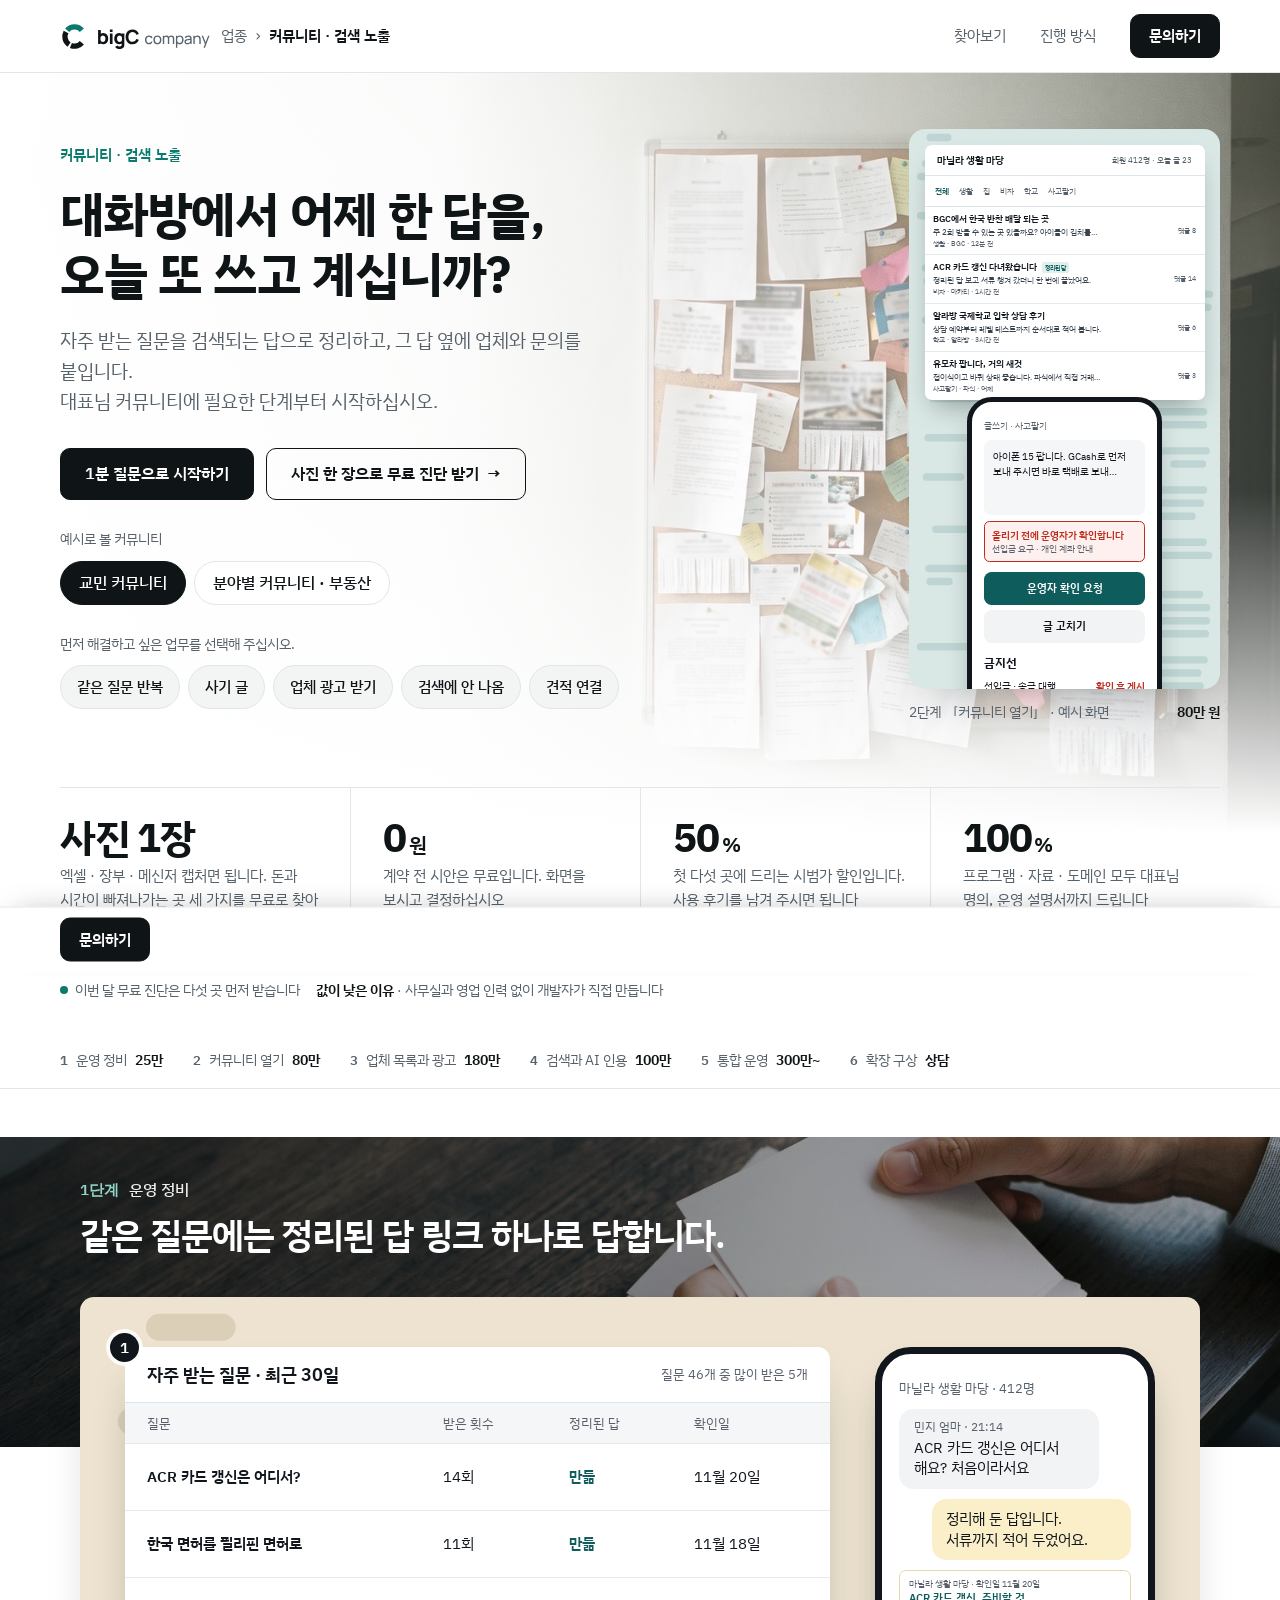
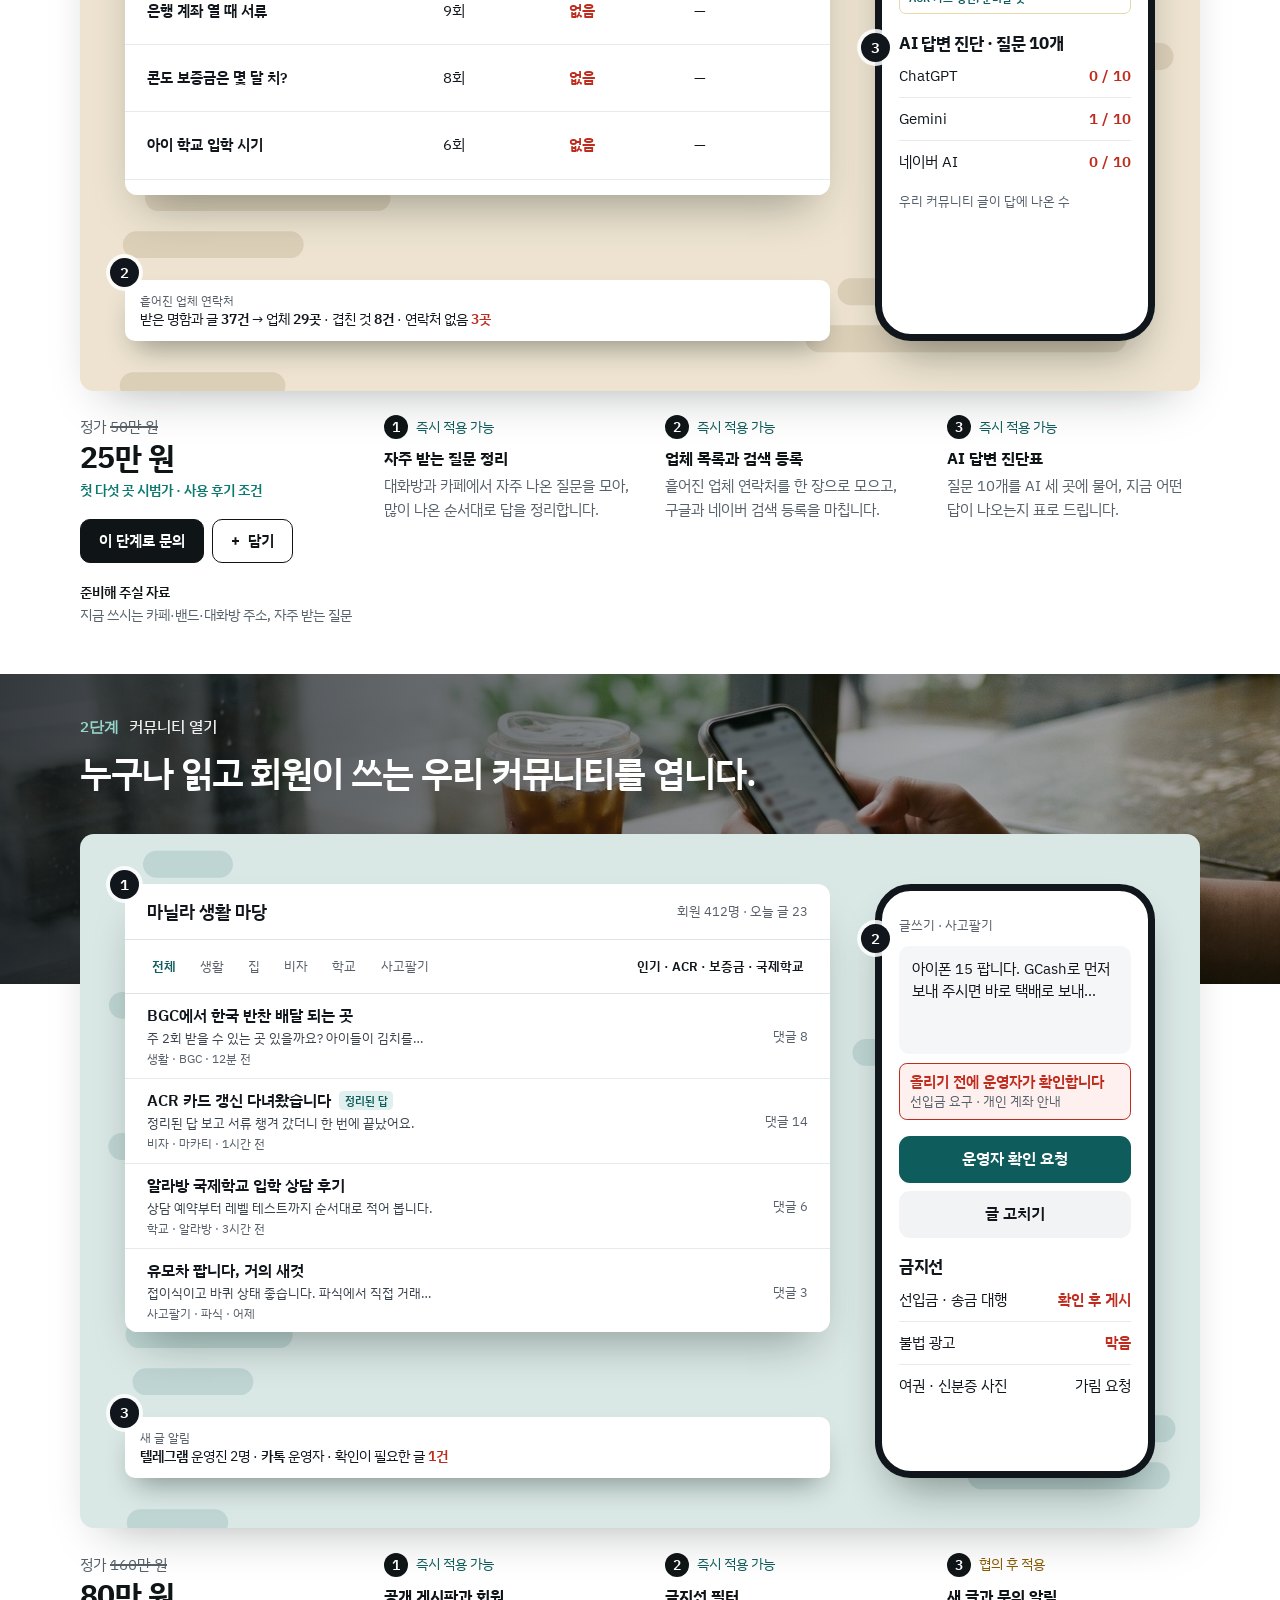
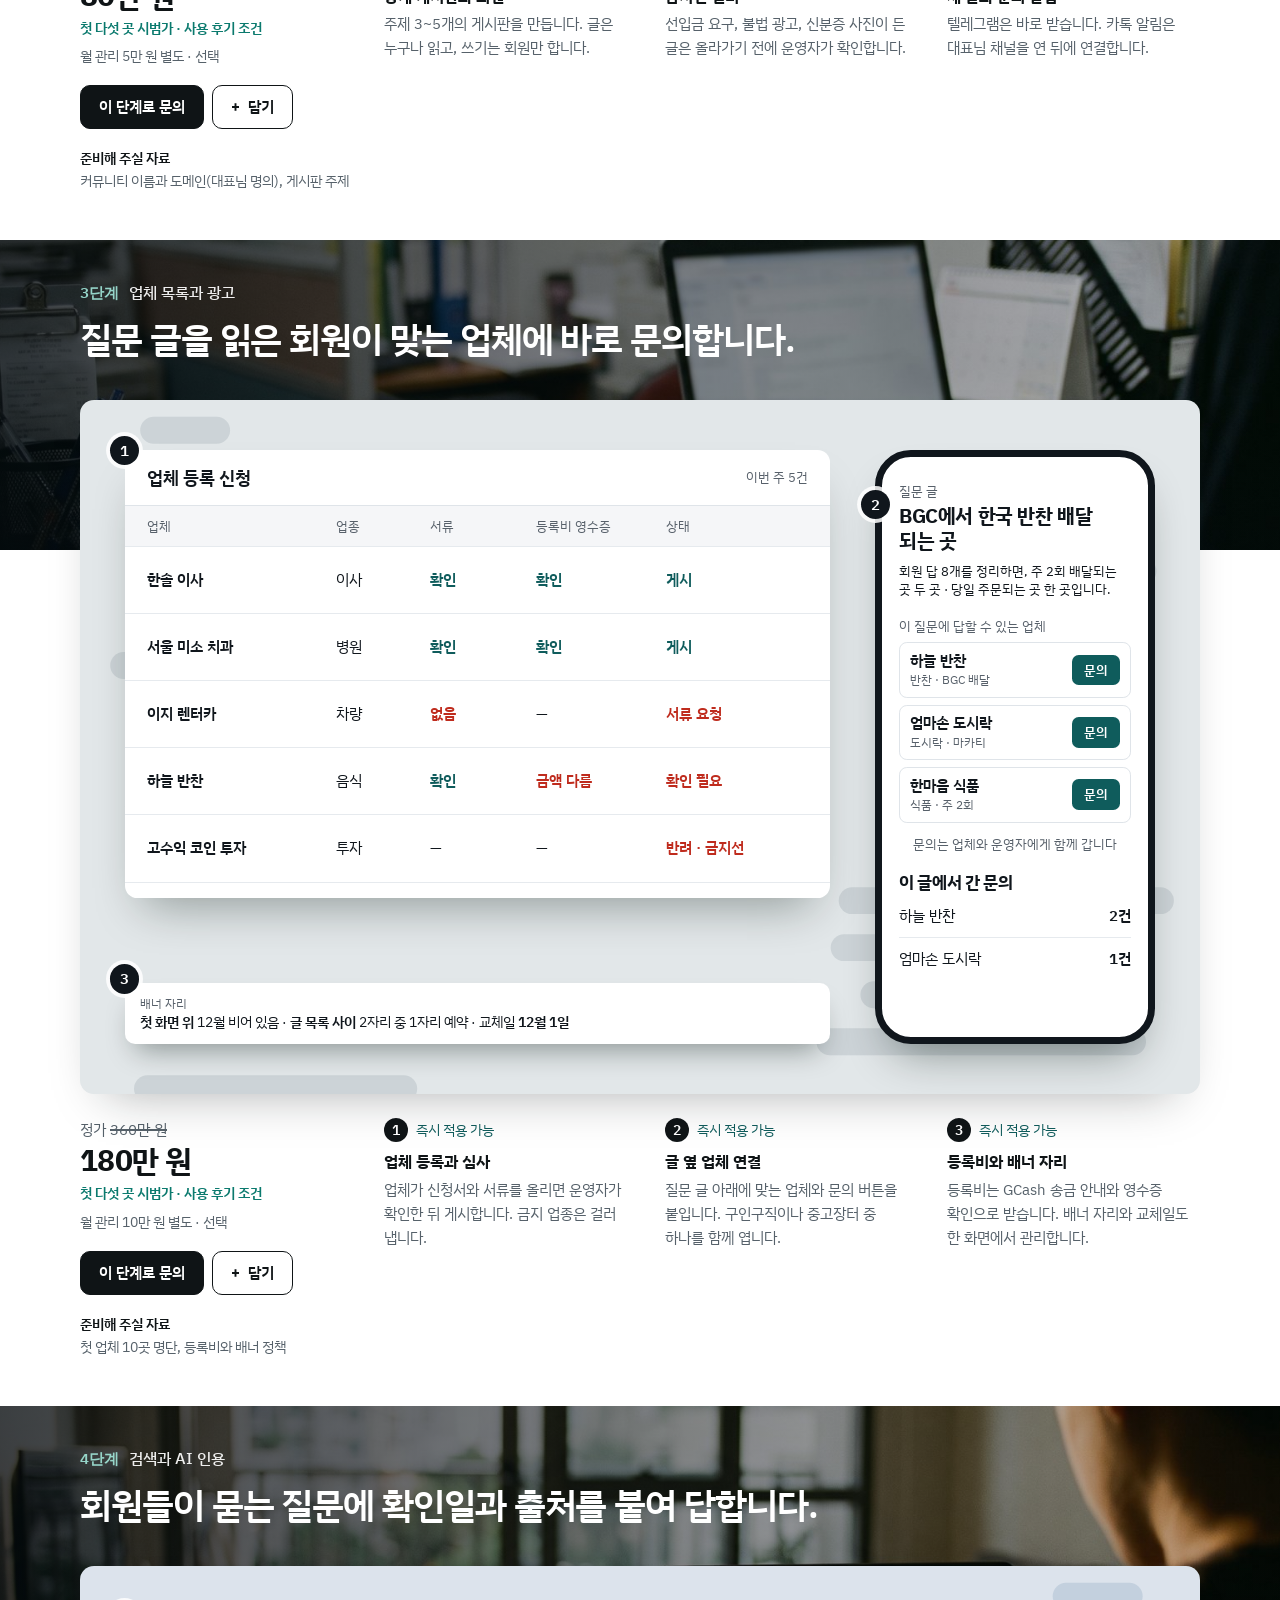
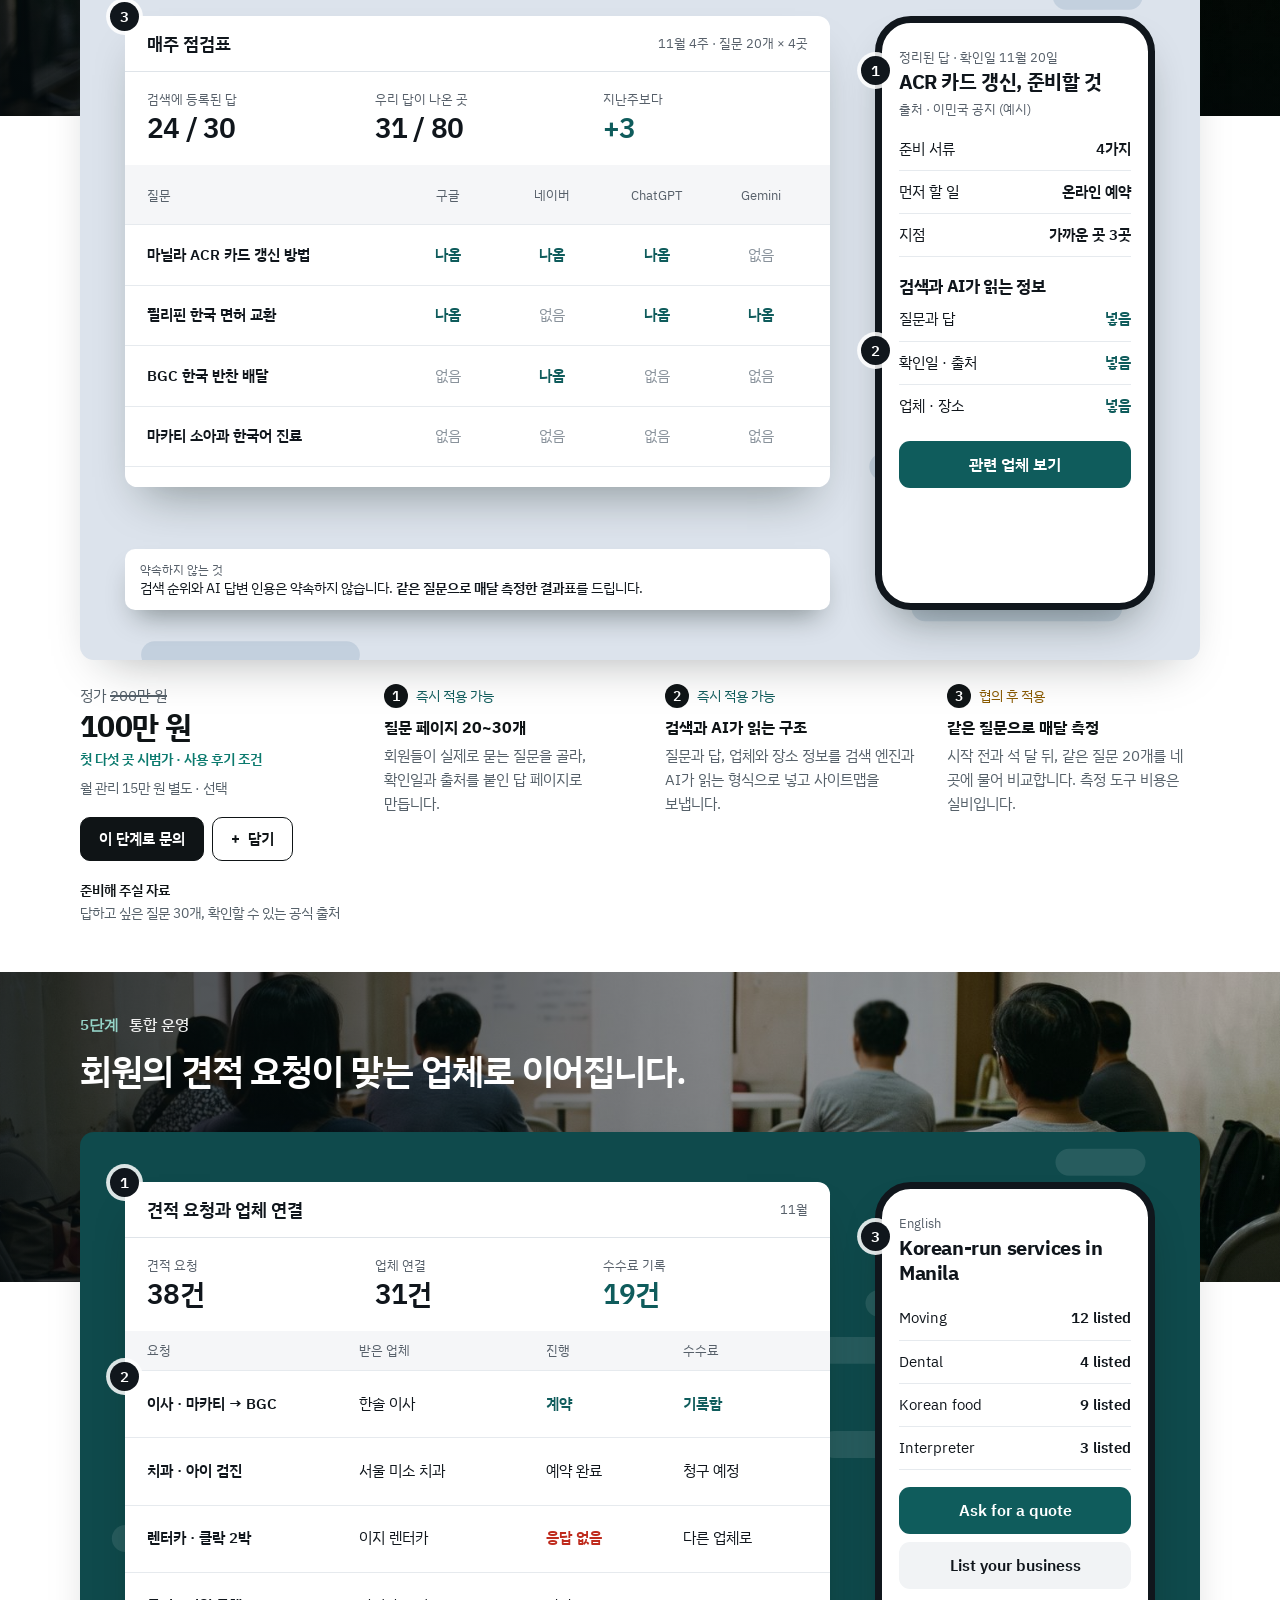
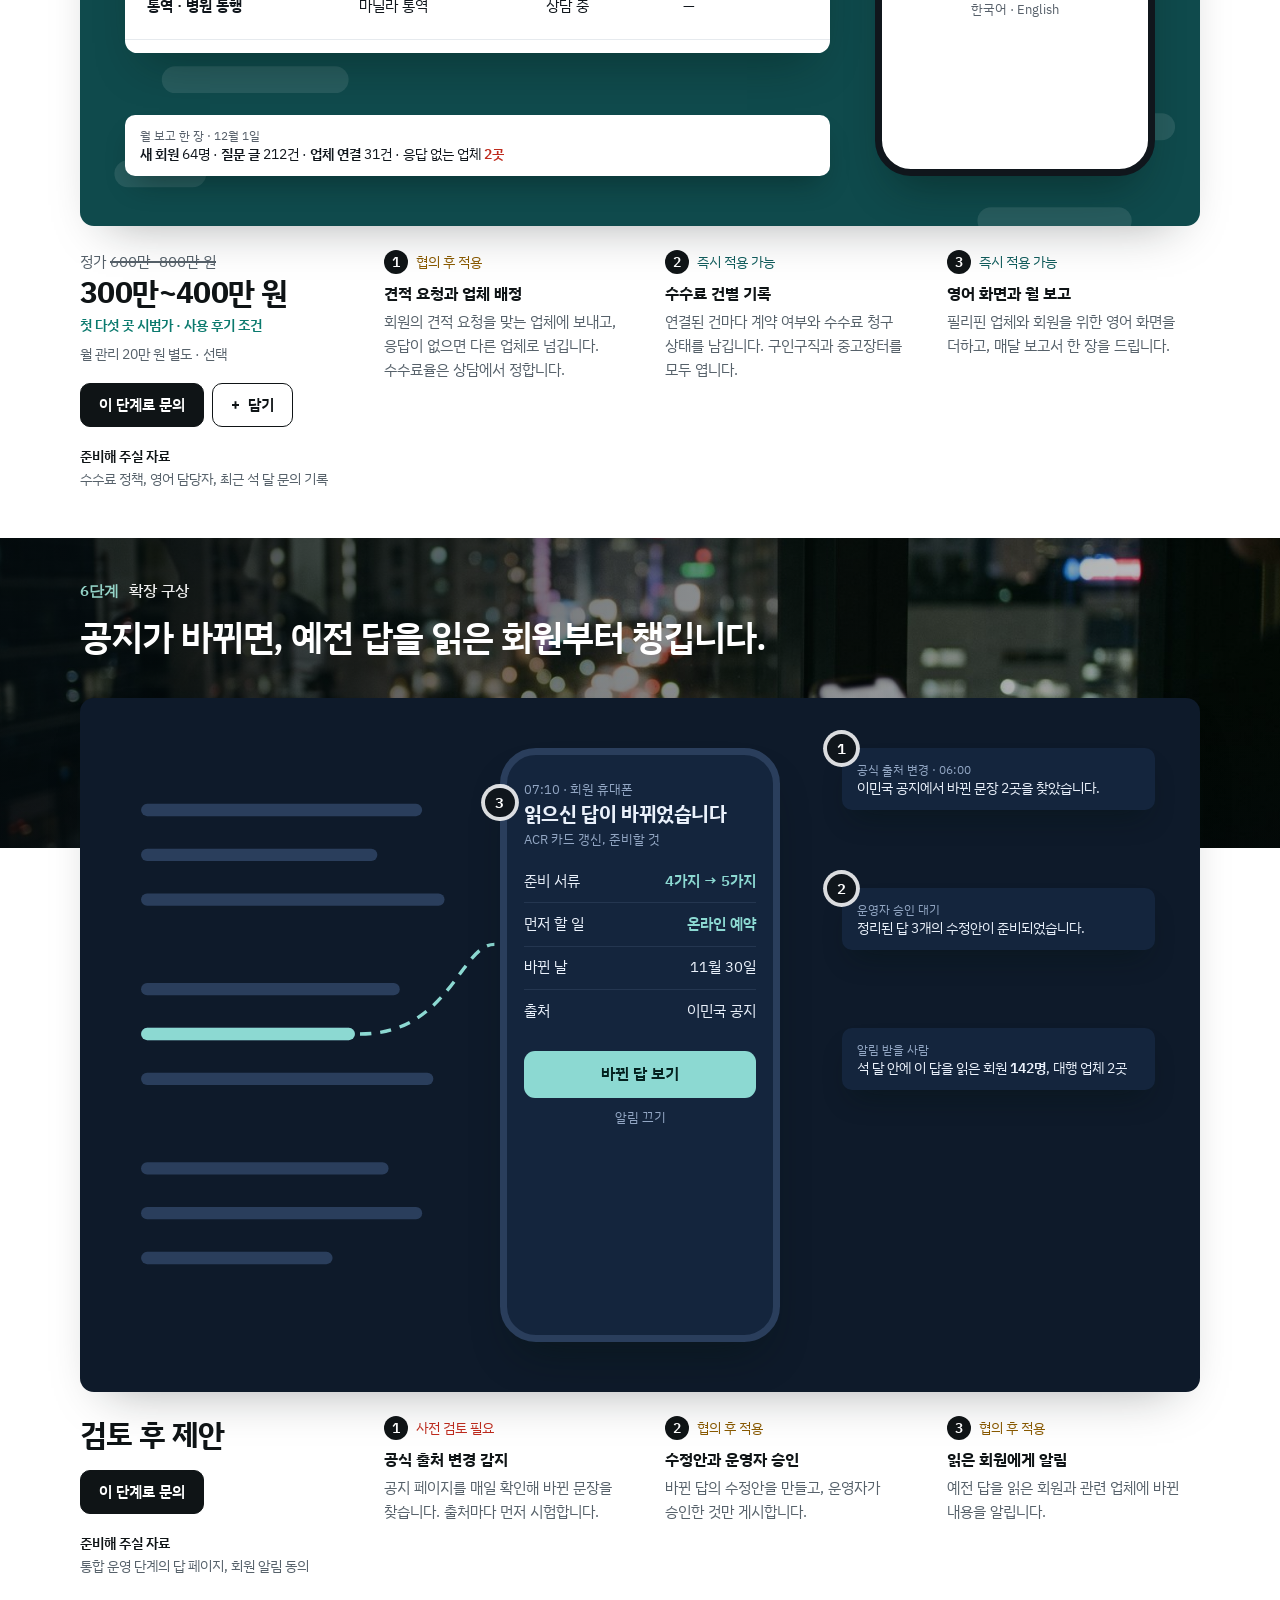
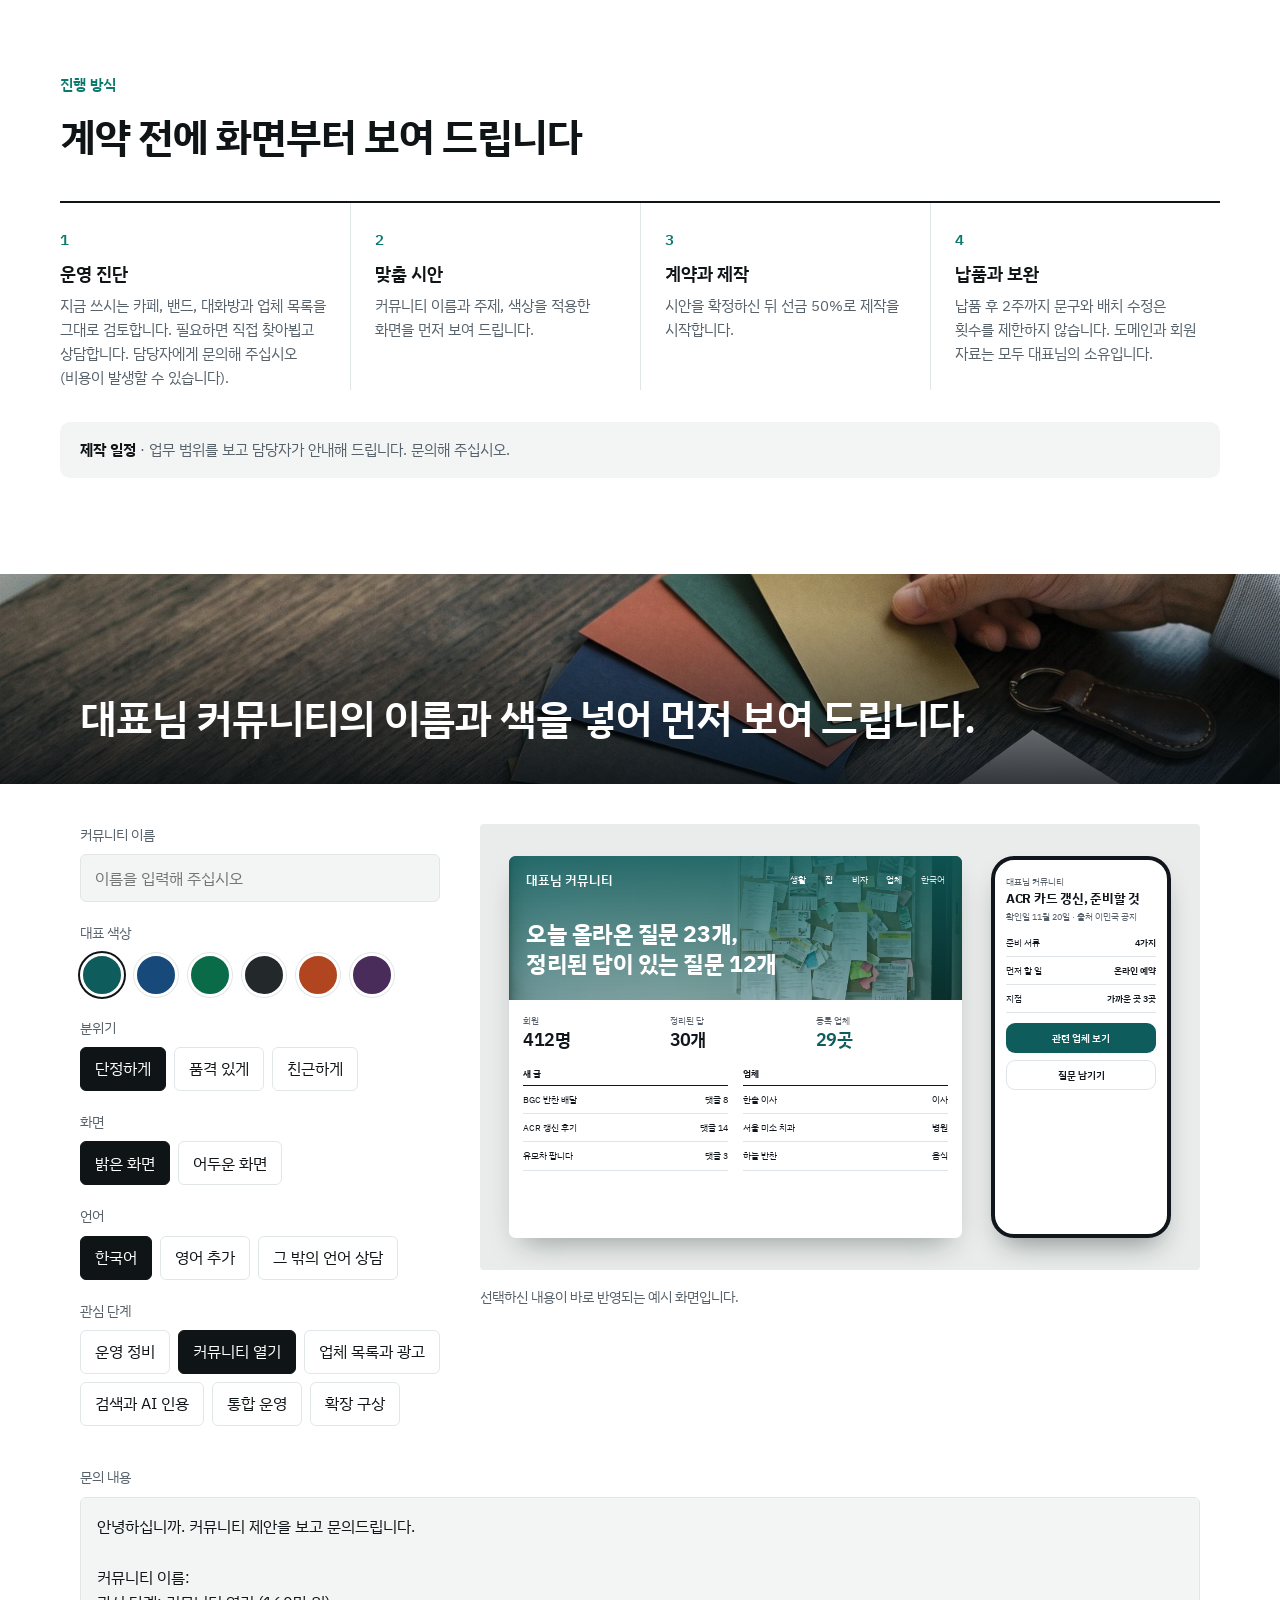
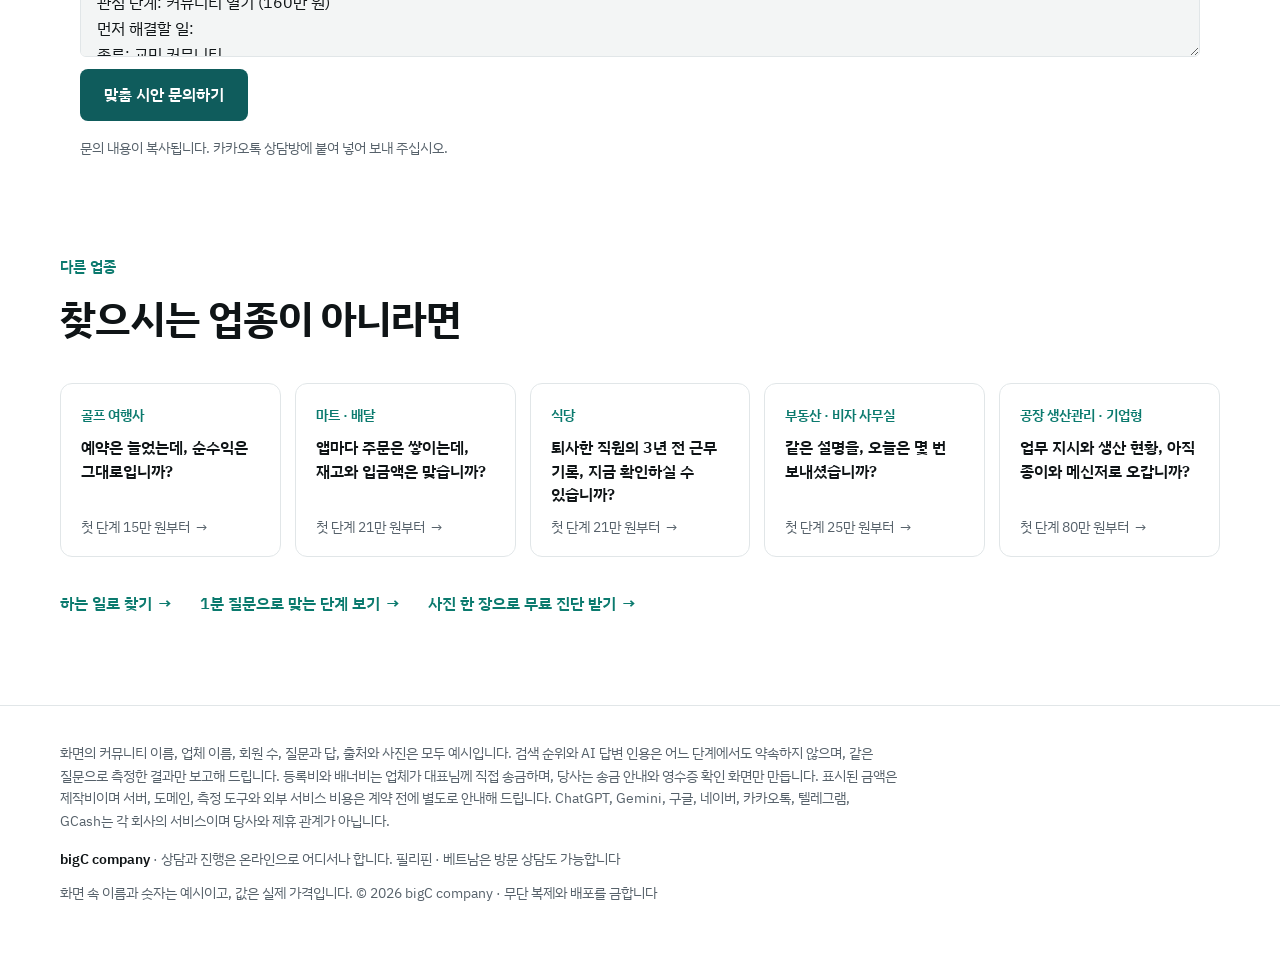
<file: community/index.html>
<!doctype html><html lang="ko"><head><meta charset="utf-8"><meta name="viewport" content="width=device-width,initial-scale=1,viewport-fit=cover"><meta name="description" content="교민·분야별 커뮤니티를 만들고, 자주 받는 질문을 검색되는 답으로 정리합니다."><meta property="og:type" content="website"><meta property="og:site_name" content="bigC company"><meta property="og:url" content="https://bigc-company.github.io/community/"><link rel="canonical" href="https://bigc-company.github.io/community/"><meta property="og:image" content="https://bigc-company.github.io/community/og.jpg?v=4"><meta property="og:image:width" content="1200"><meta property="og:image:height" content="630"><meta name="twitter:card" content="summary_large_image"><meta property="og:title" content="대화방에서 어제 한 답을, 오늘 또 쓰고 계십니까?"><meta property="og:description" content="자주 받는 질문을 검색되는 답으로, 그 답 옆에 업체와 문의를 붙입니다."><style>:root{color-scheme:light}body{margin:0;font:14px system-ui}img{max-width:100%}[hidden]{display:none!important}</style><link rel="icon" type="image/png" sizes="32x32" href="../_s/favicon-32.png"><link rel="icon" type="image/png" sizes="16x16" href="../_s/favicon-16.png"><link rel="apple-touch-icon" href="../_s/apple-touch-icon-180.png"></head><body><title>커뮤니티 제작과 검색 제안</title>
<meta name="claude:viewport-fit-sides" content="cover">
<link rel="stylesheet" href="https://fonts.googleapis.com/css2?family=IBM+Plex+Sans+KR:wght@400;500;600;700&family=IBM+Plex+Mono:wght@500;600&family=Nanum+Myeongjo:wght@700&family=Gowun+Dodum&display=swap">
<style>
/* Layout: one 1120 column on a 4-column grid. Each price step = heading row, full-width scene, 4 comments on the same columns.
   Scenes are drawn in em; 1em = 1cqw (wide 100x62) or 2.5cqw (compact 40x46), so one source feeds the page, the thumbnails and the KakaoTalk cards. */
:root{
  --bg:#fff;--panel:#F3F5F7;--ink:#10161C;--soft:#57606A;--line:#DFE4E9;--go:#0F5C5C;--go-ink:#fff;--stop:#BF2B1D;--warn:#8A5A00;
  --sans:"IBM Plex Sans KR","Pretendard","Apple SD Gothic Neo","Malgun Gothic",sans-serif;
  --ease:cubic-bezier(.22,.8,.24,1);color-scheme:light}
@media (prefers-color-scheme:dark){:root:not([data-theme="light"]){
  --bg:#0C1014;--panel:#151B21;--ink:#EEF2F6;--soft:#9DA9B4;--line:#26303A;--go:#7CCFC8;--go-ink:#04211F;--stop:#FF8577;--warn:#E5B356;color-scheme:dark}}
:root[data-theme="dark"]{--bg:#0C1014;--panel:#151B21;--ink:#EEF2F6;--soft:#9DA9B4;--line:#26303A;--go:#7CCFC8;--go-ink:#04211F;--stop:#FF8577;--warn:#E5B356;color-scheme:dark}
*{box-sizing:border-box}
html{scroll-behavior:smooth;scroll-padding-top:80px}
body{margin:0;background:var(--bg);color:var(--ink);font:400 16px/1.6 var(--sans);-webkit-font-smoothing:antialiased;word-break:keep-all;overflow-wrap:anywhere}
body::before{content:"";position:fixed;inset:0 0 auto;height:env(safe-area-inset-top,0px);z-index:30;background:var(--bg)}
h1,h2,h3,p,ul,ol,figure{margin:0;padding:0}ul,ol{list-style:none}
a{color:inherit;text-decoration:none}
button,textarea{font:inherit;color:inherit}
button{background:none;border:0;padding:0;cursor:pointer;text-align:inherit}
:focus-visible{outline:2px solid var(--go);outline-offset:3px}
.n{font-variant-numeric:tabular-nums;white-space:nowrap}
.w{max-width:1168px;margin:0 auto;padding-left:max(24px,env(safe-area-inset-left,0px));padding-right:max(24px,env(safe-area-inset-right,0px))}

.top{position:sticky;top:env(safe-area-inset-top,0px);z-index:20;background:var(--bg);border-bottom:1px solid var(--line)}
.top .w{display:grid;grid-template-columns:1fr auto;align-items:center;height:64px;gap:24px}
.brand{font-weight:700;white-space:nowrap}
.rail{position:relative;display:flex}
.rail a{padding:0 16px;height:64px;display:flex;align-items:center;font-size:14px;color:var(--soft);white-space:nowrap}
.rail a:hover{color:var(--ink)}
.rail a[aria-current]{color:var(--ink);font-weight:600}
.rail i{position:absolute;left:0;bottom:-1px;height:2px;background:var(--go);transition:transform .35s var(--ease),width .35s var(--ease)}

.hero{background:#D3D5D2;color:#10161C;padding-block:56px 0;position:relative;overflow:hidden;min-height:min(52vw,820px)}
.hero::before{content:"";position:absolute;inset:0;background:linear-gradient(90deg,rgba(226,230,229,.92),rgba(226,230,229,.7) 44%,transparent 64%),url(photo/cover.jpg) 50% 78%/cover}
.hero .w{position:relative;z-index:1}
.hero h1{font-size:clamp(32px,4.4vw,56px);line-height:1.18;font-weight:700;letter-spacing:-.035em;text-wrap:balance;max-width:14em}.hero h1 span{display:inline-block}
.hero .sub{text-wrap:balance;margin-top:16px;font-size:18px;color:#27322D;max-width:31em}
.pain{margin-top:32px;display:flex;flex-wrap:wrap;gap:8px;align-items:center}
.pain span{font-size:14px;color:#27322D;width:100%;margin-bottom:2px}
.pain button{min-height:46px;padding:0 18px;border:1px solid #fff;background:#fff;border-radius:8px;font-weight:500;transition:border-color .15s,background .15s}
.pain button:hover{border-color:#10161C}
.pain button[aria-pressed="true"]{border-color:#0F5C5C;color:#0F5C5C;font-weight:600}

.ladder{padding-top:40px;display:grid;grid-template-columns:repeat(6,1fr);gap:16px;align-items:end;padding-bottom:88px}
.ladder a{display:block;transition:transform .35s var(--ease)}
.ladder a:hover{transform:translateY(-6px)}
.ladder a>b{display:block;margin-top:12px;font-size:18px;line-height:1.3}
.ladder a>small{font-size:14px;color:var(--soft)}

.step{padding-block:0 80px}
.mom{background-size:cover;min-height:min(38vw,560px);display:flex;align-items:flex-end;margin-bottom:40px;position:relative;color:#fff}
.mom::before{content:"";position:absolute;inset:0;background:linear-gradient(rgba(4,10,14,.1) 20%,rgba(4,10,14,.82))}
.mom .w{position:relative;width:100%;padding-block:40px;display:flex;justify-content:space-between;align-items:flex-end;gap:24px}
.mom h2{font-size:clamp(26px,3.2vw,44px);line-height:1.28;letter-spacing:-.03em;font-weight:600}.mom h2 span{display:block}
.pr{flex-wrap:wrap;row-gap:0;display:flex;gap:14px;align-items:baseline;font-size:18px;margin-bottom:10px}.pr b{font-weight:600}.pr b+span{font-size:16px}.pr span{opacity:.85;white-space:nowrap}
.hit .mom h2{color:#BDEBE5}
.mom .per small{color:#fff;opacity:.8}.mom .per:hover{color:#BDEBE5}
.g{display:grid;grid-template-columns:repeat(4,1fr);gap:24px}
.sh{align-items:end;margin-bottom:32px}
.sh h2 span,.card h2 span{display:inline-block}
.price b{display:block;font-size:36px;line-height:1.15;font-weight:700;letter-spacing:-.03em}
.price small,.per small{display:block;font-size:14px;font-weight:400;color:var(--soft);white-space:nowrap}
.sh .h{grid-column:2/4}
.sh h2 span,.card h2 span{display:inline-block}
.sh h2{font-size:clamp(24px,2.6vw,36px);line-height:1.25;letter-spacing:-.03em;text-wrap:balance}
.per{text-align:right;font-weight:600;justify-self:end}.per:hover{color:var(--go)}
.cm{margin-top:32px}
.cm h3{font-size:16px;line-height:1.45;margin-bottom:4px}
.cm p{font-size:16px;color:var(--soft)}
.cm .k{display:flex;align-items:center;gap:8px;font-size:14px;color:var(--soft);margin-bottom:8px}
.cm .k i{flex:none;width:24px;height:24px;border-radius:50%;background:var(--ink);color:var(--bg);font:600 14px/24px var(--sans);text-align:center}
.cm .k u{text-decoration:none}
.cm .ok u{color:var(--go)}.cm .if u{color:var(--warn)}.cm .ask u{color:var(--stop)}
.hit .sh h2{color:var(--go)}
.note{margin-top:16px;font-size:14px;color:var(--soft)}

.end{padding-block:80px;border-top:1px solid var(--line)}
.end h2{font-size:clamp(24px,2.6vw,36px);line-height:1.25;letter-spacing:-.03em;margin-bottom:24px}
.way li{border-top:2px solid var(--ink);padding-top:12px}
.way b{display:block}
.way p{color:var(--soft)}
.ask .pick{display:flex;flex-wrap:wrap;gap:8px;margin-bottom:16px}
.ask .pick button{min-height:46px;padding:0 16px;border:1px solid var(--line);border-radius:8px}
.ask .pick button[aria-pressed="true"]{border-color:var(--go);color:var(--go);font-weight:600}
.ask textarea{display:block;width:100%;min-height:232px;padding:16px;border:1px solid var(--line);border-radius:8px;background:var(--panel);line-height:1.6;resize:vertical}
.cta{margin-top:12px;min-height:52px;padding:0 24px;border-radius:8px;background:var(--go);color:var(--go-ink);font-weight:600}
.cta:active{transform:scale(.97)}
.cards{display:flex;gap:16px;overflow-x:auto;padding-bottom:12px;scroll-snap-type:x proximity}
.cards img{flex:none;width:270px;height:auto;border:1px solid var(--line);scroll-snap-align:start}
footer{padding-block:32px 56px;border-top:1px solid var(--line);font-size:14px;color:var(--soft)}

/* ---------- scenes: fixed picture palette, independent of the page theme ---------- */
.sc{container-type:inline-size;position:relative;overflow:hidden;aspect-ratio:100/62;background:var(--sb);color:#10161C;border-radius:4px;user-select:none}
.sc canvas{position:absolute;inset:0;width:100%;height:100%}
.st{position:absolute;inset:0;font-size:1cqw;line-height:1.4;font-family:var(--sans)}
.s0{--sb:#EDE3D0;--ct:rgba(96,66,22,.12)}.s1{--sb:#D9E7E5;--ct:rgba(15,92,92,.13)}.s2{--sb:#E2E7E9;--ct:rgba(30,60,72,.11)}
.s3{--sb:#DCE3EC;--ct:rgba(23,73,122,.12)}.s4{--sb:#0F4A4C;--ct:rgba(255,255,255,.1)}.s5{--sb:#0E1A2A;--ct:rgba(140,190,255,0)}
.st b{font-weight:600}
.ph,.bd,.fl{position:absolute;background:#fff}
.ph{width:25em;height:53em;border-radius:3.2em;border:.65em solid #10161C;overflow:hidden;box-shadow:0 2.2em 4em -1.6em rgba(5,20,14,.45)}
.ph>div{padding:2.2em 1.5em 1.5em;height:100%;position:relative}
.ph .t{font-size:1.2em;color:#57606A}.ph .t.r{color:#BF2B1D}
.ph .h{font-size:1.75em;font-weight:700;line-height:1.3;letter-spacing:-.02em}
.cus{border-top:1px solid var(--line);padding-bottom:80px}
.cusimg{background:url(photo/swatch.jpg) 50% 50%/cover;min-height:min(30vw,420px);display:flex;align-items:flex-end;color:#fff;position:relative;margin-bottom:40px}
.cusimg::before{content:"";position:absolute;inset:0;background:linear-gradient(rgba(4,10,14,.1) 20%,rgba(4,10,14,.8))}
.cusimg .w{position:relative;width:100%;padding-block:40px}.cusimg h2{font-size:clamp(26px,3.2vw,44px);line-height:1.28;letter-spacing:-.03em;font-weight:600}.cusimg h2 span{display:inline-block}
.cusg{display:grid;grid-template-columns:minmax(0,4fr) minmax(0,8fr);gap:40px;align-items:start}
.opt{display:grid;gap:20px}.opt fieldset{border:0;margin:0;padding:0;min-width:0}.opt legend,.fld span,.msgw label{display:block;font-size:14px;color:var(--soft);padding:0;margin-bottom:8px}
.fld input{width:100%;min-height:48px;padding:0 14px;border:1px solid var(--line);border-radius:6px;background:var(--panel);font:inherit;color:inherit}
.sw{display:flex;gap:10px;flex-wrap:wrap}.sw button{width:44px;height:44px;border-radius:50%;background:var(--c);border:3px solid var(--bg);box-shadow:0 0 0 1px var(--line)}.sw [aria-pressed="true"]{box-shadow:0 0 0 2px var(--ink)}
.seg{display:flex;flex-wrap:wrap;gap:8px}.seg button{min-height:44px;padding:0 14px;border:1px solid var(--line);border-radius:6px;font-size:16px}.seg [aria-pressed="true"]{border-color:var(--ink);background:var(--ink);color:var(--bg)}
.msgw{margin-top:40px}.msgw textarea{display:block;width:100%;min-height:330px;padding:16px;border:1px solid var(--line);border-radius:6px;background:var(--panel);line-height:1.6;resize:vertical}
.pv{--ac:#0F5C5C;--pb:#fff;--pi:#10161C;--ps:#57606A;--pl:#DFE4E9;--pr:.9em;--pf:var(--sans);--sb:#E9ECEB;transition:background .3s}
.pv .st{font-family:var(--pf)}.pv .bd,.pv .ph{background:var(--pb);color:var(--pi);transition:background .3s,color .3s,border-radius .3s}.pv .bd{border-radius:var(--pr);height:53em}
.pv .ph2{padding:2em 2.4em 2.6em;color:#fff;background:linear-gradient(color-mix(in srgb,var(--ac) 88%,transparent),color-mix(in srgb,var(--ac) 45%,transparent)),url(photo/cover.jpg) 50% 72%/cover;height:20em;transition:background .3s}
.pv .ph2 header{display:flex;gap:2em;align-items:center;font-size:1.3em}.pv .ph2 header b{font-size:1.4em;margin-right:auto}.pv .ph2 header em{font-style:normal;opacity:.85}
.pv .ph2 h4{margin:1.3em 0 0;font-size:3.2em;line-height:1.3;letter-spacing:-.02em}
.pv .se{position:relative;display:grid;grid-template-columns:1.2fr 1.2fr .8fr 1fr;background:#fff;color:#10161C;border-radius:var(--pr);margin-top:2.2em;overflow:hidden}.pv .se span{padding:1em 1.3em;font-size:1.25em;border-right:.08em solid #E6EAEE}.pv .se span:last-child{background:var(--ac)!important;color:#fff;display:grid;place-items:center;border:0;font-weight:600}.pv .se small{display:block;font-size:.85em;color:#57606A}
.pv .pk div,.pv .pk div:nth-child(n){border-color:var(--ac)}.pv .pk span,.pv .ph .t,.pv .row em{color:var(--ps)}.pv .row{border-color:var(--pl)}.pv .btn{background:var(--ac);border-radius:var(--pr)}.pv .btn.b2{background:transparent;color:var(--pi);box-shadow:inset 0 0 0 .1em var(--pl)}
.pv .bd .kp{padding-top:2em}.pv .kp small,.pv .ph .t{color:var(--ps)}.pv .kp .ac{color:var(--ac)}.pv .two h4{border-color:var(--pi)}.pv.dk .kp .ac{color:var(--pi)}
.pv.dk{--pb:#14191B;--pi:#F0F3F2;--ps:#A3AFAA;--pl:#2C3437;--sb:#2A3033}
.ph .big{font-size:2.9em;font-weight:700;letter-spacing:-.04em;line-height:1.2}
.bd{width:63em;height:46em;border-radius:1.1em;overflow:hidden;box-shadow:0 2.2em 4em -1.6em rgba(5,20,14,.38)}
.bd>header{display:flex;justify-content:space-between;align-items:center;height:5em;padding:0 2em;border-bottom:.1em solid #DFE4E9}
.bd>header b{font-size:1.6em}.bd>header span{font-size:1.2em;color:#57606A}
.fl{border-radius:.9em;padding:1.1em 1.4em;box-shadow:0 1.4em 2.6em -1em rgba(5,20,14,.42);font-size:1em}
.fl p{font-size:1.25em}.fl .t{font-size:1.1em;color:#57606A}
.row{display:flex;justify-content:space-between;align-items:center;gap:1em;padding:.75em 0;border-bottom:.08em solid #E6EAEE;font-size:1.3em}
.row em{font-style:normal;color:#57606A}
.row span:last-child{font-variant-numeric:tabular-nums;white-space:nowrap}
.r{color:#BF2B1D}.gr{color:#0F5C5C}
.btn{display:block;text-align:center;border-radius:.7em;padding:.8em;font-size:1.4em;font-weight:600;background:#0F5C5C;color:#fff}
.btn.off{background:#FBE9E6;color:#BF2B1D}
.bub{font-size:1.3em;border-radius:1em;padding:.7em 1em;margin-bottom:.7em;max-width:86%}
.bub.me{background:#FBEFC9;margin-left:auto}.bub.yo{background:#F1F3F5}
.chips{display:grid;gap:.6em;margin-top:.6em}.chips i{font-style:normal;font-size:1.3em;border:.09em solid #0F5C5C;color:#0F5C5C;border-radius:.7em;text-align:center;padding:.5em;font-weight:600}
.pin{position:absolute;width:2.6em;height:2.6em;border-radius:50%;background:#10161C;color:#fff;z-index:5;display:grid;place-items:center;box-shadow:0 0 0 .35em rgba(255,255,255,.85)}
.pin::before{font-style:normal;content:attr(data-n);font-size:1.35em;font-weight:600;line-height:1}
.cal{display:grid;grid-template-columns:8em repeat(4,1fr);height:41em;grid-template-rows:4em repeat(4,1fr)}
.cal>*{border-bottom:.08em solid #E6EAEE;border-left:.08em solid #E6EAEE;padding:.6em .7em;min-width:0}
.cal>.d,.cal>.l{border-left:0}.cal .d b,.cal .l b{font-size:1.3em}.cal .d,.cal .l{display:flex;align-items:center}
.ev{border-radius:.6em;padding:.5em .7em;background:#DFF0EE;margin-bottom:.5em;border:.12em solid transparent}
.ev b{display:block;font-size:1.2em;color:#0F5C5C;white-space:nowrap}.ev span{font-size:1.1em;color:#57606A;white-space:nowrap}
.ev.x{background:#FDF0EE;border:.12em dashed #BF2B1D}.ev.x b{color:#BF2B1D}.ev.sv{background:#EAF3EC}.ev.sv b{color:#1F6A45}.ev.sn{background:#FBF3E2}.ev.sn b{color:#8A5A00}
.kp{display:grid;grid-template-columns:repeat(3,1fr);padding:1.6em 2em;gap:2em}
.kp small{white-space:nowrap;display:block;font-size:1.2em;color:#57606A}.kp b{display:block;font-size:2.5em;letter-spacing:-.03em;line-height:1.35;white-space:nowrap}
.two{display:grid;grid-template-columns:1fr 1fr;gap:2em;padding:0 2em}
.two h4{margin:0;font-size:1.3em;padding:.5em 0;border-bottom:.15em solid #10161C}
.bars{display:flex;align-items:end;gap:1.1em;height:11em;padding:0 2em;margin-top:1.6em}
.bars i{flex:1;background:#C4DEDB;border-radius:.3em .3em 0 0;position:relative}.bars i.hi{background:#0F5C5C}
.bars i::after{content:attr(data-d);position:absolute;bottom:-1.7em;left:0;right:0;text-align:center;font:500 1.1em/1.4 var(--sans);color:#57606A}
.site{padding:0}
.site .hv{height:22em;background:linear-gradient(170deg,#0C4A5E,#0F5C5C 70%,#7DB58C);color:#fff;padding:3em 2.4em;position:relative;overflow:hidden}
.site .hv svg{position:absolute;inset:0;width:100%;height:100%}
.site .hv b{position:relative;display:block;font-size:3.4em;line-height:1.25;letter-spacing:-.03em;font-weight:700}
.site .se{position:relative;display:grid;grid-template-columns:1.2fr 1.2fr .8fr 1fr;background:#fff;color:#10161C;border-radius:.8em;margin-top:1.8em;overflow:hidden}
.site .se span{padding:1em 1.3em;font-size:1.25em;border-right:.08em solid #E6EAEE}.site .se span:last-child{background:#10161C;color:#fff;font-weight:600;display:grid;place-items:center;border:0}
.site .se small{display:block;font-size:.85em;color:#57606A}
.pk{display:grid;grid-template-columns:repeat(3,1fr);gap:1.6em;padding:2em 2.4em}
.pk div{border-top:.5em solid #0F5C5C;padding-top:1em}.pk div:nth-child(2){border-color:#28506E}.pk div:nth-child(3){border-color:#C98A1B}
.pk b{display:block;font-size:1.5em}.pk span{display:block;font-size:1.2em;color:#57606A}.pk strong{display:block;font-size:1.7em;margin-top:.3em}
.tl{position:relative;padding-left:1.8em;margin-top:1em}
.tl::before{content:"";position:absolute;left:.45em;top:.6em;bottom:.6em;width:.14em;background:#C4DEDB}
.tl li{position:relative;padding:.55em 0;font-size:1.3em}.tl li::before{content:"";position:absolute;left:-1.35em;top:1em;width:.75em;height:.75em;border-radius:50%;background:#fff;border:.2em solid #0F5C5C}
.tl li.now::before{background:#0F5C5C}.tl em{font-style:normal;color:#57606A;display:block;font-size:.88em}
.s5 .ph,.s5 .fl{background:#14253D;color:#EAF1FB;border-color:#2A3E5C}.s5 .ph .t,.s5 .fl .t,.s5 .row em{color:#93A7C4}.s5 .row{border-color:#243650}
.s5 .gr{color:#8CD9D2}.s5 .r{color:#FFB27A}.s5 .btn{background:#8CD9D2;color:#04211F}
.map{position:absolute;left:0;top:0;width:100%;height:100%}
.map text{font:600 1.5px var(--sans);fill:#93A7C4}

.tb>div{display:grid;gap:1em;align-items:center;padding:0 2em;height:6em;border-bottom:.1em solid #E6EAEE}
.tb.a>div{grid-template-columns:1.2fr 1fr 1.2fr 1.1fr}.tb.b>div{grid-template-columns:1.2fr 1fr 1fr 1fr}.tb.d>div{grid-template-columns:9em 1fr 1.05fr 1fr 1.25fr}.tb.e>div{grid-template-columns:1.4fr 1fr 1fr 1fr 1fr}
.tb.b>div{height:5.2em}.tb.b>.th{height:3.6em}.tb.b span:not(:first-child),.tb.e span:not(:first-child){text-align:right}
.tri{display:grid;grid-template-columns:repeat(3,1fr);font-size:1.4em;margin-top:.3em}.tri b{margin-left:.4em}
.tb span{font-size:1.3em;white-space:nowrap;font-variant-numeric:tabular-nums}
.tb .th{height:3.6em;background:#F5F6F8}.tb .th span{font-size:1.15em;color:#57606A}
.op2{display:grid;gap:.7em}.op2 p{display:flex;justify-content:space-between;align-items:center;border:.1em solid #DFE4E9;border-radius:.7em;padding:.75em .9em;font-size:1.3em}.op2 .on{border-color:#0F5C5C;background:#DFF0EE;color:#0F5C5C}
.btn.b2{background:#F1F3F5;color:#10161C}
.ct{display:flex;gap:1.8em;align-items:center;height:4em;padding:0 2em;border-bottom:.1em solid #DFE4E9;font-size:1.2em;white-space:nowrap}.ct b{color:#0F5C5C}.ct em{font-style:normal;margin-left:auto;font-weight:600}
.pg{display:grid;grid-template-columns:repeat(3,1fr);gap:1.5em 1.8em;padding:1.6em 2em}.pg i{display:block;height:12.2em;border-radius:.5em;background:#EEEBE4 50% 50%/cover}.pg b{display:inline-block;font-size:1.35em;margin-top:.45em}.pg span{float:right;font-size:1.35em;margin-top:.45em;font-variant-numeric:tabular-nums}
.pv .pg{padding-top:1.5em;gap:1.1em 1.8em}.pv .pg i{height:11em;border-radius:var(--pr)}.pv .pg span{font-weight:600}
/* default wide positions */
.ph.a{left:71em;top:4.5em}.bd{left:4em;top:4.5em}.bar{left:4em;bottom:4.5em;width:63em}
.s0 .bd,.s1 .bd,.s2 .bd{height:40em}.s3 .bd{height:42em}.s4 .bd{height:42em}

.s5 .ph.a{left:37.5em}
/* compact positions: emitted for narrow screens and for cards by build.py */
@media (max-width:760px){.step .sc:not(.s5){aspect-ratio:40/72}.step .st{font-size:2.5cqw}.step .bd{left:2.44em;top:2.44em;width:44em;zoom:.82}.step .ph.a{left:7.5em;top:34.5em}.step .hm{display:none}.step .tb>div{padding:0 1.4em;gap:.7em}.step .tb.q>div{grid-template-columns:1.9fr .8fr .8fr}.step .tb.vn>div{grid-template-columns:1.4fr 1fr 1.25fr 1.3fr}.step .tb.m>div{grid-template-columns:2.3fr 1fr 1fr 1fr 1fr}.step .tb.c>div{grid-template-columns:1.6fr 1fr 1fr}.step .ct em{display:none}.step .ph2 header span{display:none}.step .ct{padding:0 1.4em;gap:1.3em}.step .ls{padding:0 1.4em}.step .kp{gap:1em;padding:1.4em}.step .kp b{font-size:2.1em}.step .s3 .ph.a{top:38.4em}.step .s4 .ph.a{top:38.4em}.step .sc.s3.s3{aspect-ratio:40/76}.step .sc.s4.s4{aspect-ratio:40/76}.step .s5 .ph.a{left:7.5em;top:3em}.step .sc.s5{aspect-ratio:40/52}.step .bar{display:none}.step .f5a{display:none}.step .f5b{display:none}.step .f5c{display:none}.step .pin{display:none}.step .map{display:none}.step .fl p{font-size:1.4em}.pvw .sc{aspect-ratio:40/72}.pvw .st{font-size:2.5cqw}.pvw .bd{left:2.44em;top:2.44em;width:44em;zoom:.82}.pvw .ph.a{left:7.5em;top:34.5em}.pvw .hm{display:none}.pvw .tb>div{padding:0 1.4em;gap:.7em}.pvw .tb.q>div{grid-template-columns:1.9fr .8fr .8fr}.pvw .tb.vn>div{grid-template-columns:1.4fr 1fr 1.25fr 1.3fr}.pvw .tb.m>div{grid-template-columns:2.3fr 1fr 1fr 1fr 1fr}.pvw .tb.c>div{grid-template-columns:1.6fr 1fr 1fr}.pvw .ct em{display:none}.pvw .ph2 header span{display:none}.pvw .ct{padding:0 1.4em;gap:1.3em}.pvw .ls{padding:0 1.4em}.pvw .kp{gap:1em;padding:1.4em}.pvw .kp b{font-size:2.1em}.pvw .s3 .ph.a{top:38.4em}.pvw .s4 .ph.a{top:38.4em}.pvw .s3{aspect-ratio:40/76}.pvw .s4{aspect-ratio:40/76}.pvw .s5 .ph.a{left:7.5em;top:3em}.pvw .s5.sc{aspect-ratio:40/52}.pvw .bar{display:none}.pvw .f5a{display:none}.pvw .f5b{display:none}.pvw .f5c{display:none}.pvw .pin{display:none}.pvw .map{display:none}.pvw .fl p{font-size:1.4em}}


@media (prefers-reduced-motion:no-preference){
  .mv{transition:transform .9s var(--ease)}
  .sc:not(.on) .mv.up{transform:translateY(2em)}.sc:not(.on) .mv.lf{transform:translateX(2em)}
  .on .shake{animation:sh 5s 1s infinite}.on .pulse{animation:pu 2.4s infinite}
  @keyframes sh{0%,86%,100%{transform:none}89%{transform:translateX(.35em)}92%{transform:translateX(-.35em)}95%{transform:translateX(.2em)}}
  @keyframes pu{50%{opacity:.45}}
}
@media (max-width:760px){
  .w{padding-left:max(16px,env(safe-area-inset-left,0px));padding-right:max(16px,env(safe-area-inset-right,0px))}
  .top .w{grid-template-columns:1fr;height:52px}.brand{display:none}
  .rail{justify-content:space-between}.rail a{padding:0 4px;height:52px}
  .hero{padding-block:36px 0;min-height:0;padding-bottom:72vw}.hero::before{inset:auto 0 0;aspect-ratio:1/1;background:url(photo/cover.jpg) 88% 100%/cover;-webkit-mask-image:linear-gradient(transparent,#000 38%);mask-image:linear-gradient(transparent,#000 38%)}
  .mom{min-height:100vw;margin-bottom:24px}.mom .w{padding-block:24px;flex-direction:column;align-items:flex-start;gap:16px}.mom .per{text-align:left;justify-self:start}
  .ladder{display:flex;overflow-x:auto;gap:12px;padding-bottom:56px;margin-inline:-16px;padding-inline:16px;scrollbar-width:none}
  .ladder a{flex:none;width:148px}
  .step{padding-block:0 56px}.end{padding-block:56px}
  .g{grid-template-columns:1fr;gap:20px}
  .cusg{grid-template-columns:1fr;gap:28px}.cusimg{min-height:80vw;margin-bottom:28px}.pv .bd{height:39em}
  .price b{font-size:26px}.cm .k i{display:none}
  .sh{display:grid;grid-template-columns:1fr auto;margin-bottom:20px;gap:16px}.sh .h{grid-column:1/-1;grid-row:2}.per{grid-row:1;grid-column:2}
}

/* ---------- community draft additions ---------- */
.v{position:absolute;inset:0}.v1{display:none}html.k1 .v1{display:block}html.k1 .v0{display:none}
.kind{margin-top:28px;display:flex;flex-wrap:wrap;gap:8px;align-items:center}
.kind span{font-size:14px;color:#27322D;width:100%;margin-bottom:2px}
.kind button{min-height:46px;padding:0 18px;border-radius:999px;border:1px solid #10161C;font-weight:500}
.kind button[aria-pressed="true"]{background:#10161C;color:#fff}
.bub small{display:block;font-size:.8em;color:#57606A;margin-bottom:.2em}
.lk{margin-top:.6em;background:#fff;border-radius:.6em;padding:.6em .8em;border:.08em solid #E6D9A8}.lk small{display:block;font-size:.8em;color:#57606A}.lk b{font-size:.95em;color:#0F5C5C}
.ls{display:flex;justify-content:space-between;align-items:center;gap:1.6em;height:7.6em;padding:0 2em;border-bottom:.1em solid #E6EAEE}
.ls>div{min-width:0}.ls b{font-size:1.4em}.ls p{font-size:1.2em;color:#3A434C;white-space:nowrap;overflow:hidden;text-overflow:ellipsis;margin:.15em 0}.ls small{font-size:1.1em;color:#57606A}
.ls>span{flex:none;font-size:1.15em;color:#57606A;white-space:nowrap}
.tg{font-style:normal;font-size:1em;margin-left:.7em;padding:.15em .5em;border-radius:.4em;background:#DFF0EE;color:#0F5C5C;font-weight:600;vertical-align:.15em}
.ct span{color:#57606A}
.draft{margin-top:.8em;font-size:1.3em;line-height:1.5;background:#F5F6F8;border-radius:.7em;padding:.8em .9em;min-height:7.4em}
.warn{margin-top:.8em;border:.12em solid #BF2B1D;background:#FDF0EE;border-radius:.7em;padding:.7em .9em}.warn b{display:block;font-size:1.3em;color:#BF2B1D}.warn p{font-size:1.2em;color:#57606A}
.vd{display:flex;justify-content:space-between;align-items:center;border:.1em solid #DFE4E9;border-radius:.7em;padding:.7em .9em;margin-bottom:.6em}
.vd b{display:block;font-size:1.3em}.vd small{font-size:1.1em;color:#57606A}.vd i{font-style:normal;font-size:1.2em;font-weight:600;background:#0F5C5C;color:#fff;border-radius:.5em;padding:.45em .9em}
.no{color:#8A939C;font-size:1em!important}
.pv .ph2 header span{white-space:nowrap}.pv .ph2 header b{white-space:nowrap;min-width:0;overflow:hidden;text-overflow:ellipsis}
.tb.q>div{grid-template-columns:2fr .8fr .8fr .8fr}.tb.vn>div{grid-template-columns:1.5fr .7fr .8fr 1fr 1.2fr}.tb.m>div{grid-template-columns:2.6fr 1fr 1fr 1fr 1fr}.tb.c>div{grid-template-columns:1.6fr 1.4fr 1fr 1fr}
.tb.m span:not(:first-child){text-align:center}
.tb.m>div{height:5.4em}

.b-hv .sc{aspect-ratio:40/72}.b-hv .st{font-size:2.5cqw}.b-hv .bd{left:2.44em;top:2.44em;width:44em;zoom:.82}.b-hv .ph.a{left:7.5em;top:34.5em}.b-hv .hm{display:none}.b-hv .tb>div{padding:0 1.4em;gap:.7em}.b-hv .tb.q>div{grid-template-columns:1.9fr .8fr .8fr}.b-hv .tb.vn>div{grid-template-columns:1.4fr 1fr 1.25fr 1.3fr}.b-hv .tb.m>div{grid-template-columns:2.3fr 1fr 1fr 1fr 1fr}.b-hv .tb.c>div{grid-template-columns:1.6fr 1fr 1fr}.b-hv .ct em{display:none}.b-hv .ph2 header span{display:none}.b-hv .ct{padding:0 1.4em;gap:1.3em}.b-hv .ls{padding:0 1.4em}.b-hv .kp{gap:1em;padding:1.4em}.b-hv .kp b{font-size:2.1em}.b-hv .s3 .ph.a{top:38.4em}.b-hv .s4 .ph.a{top:38.4em}.b-hv .s3{aspect-ratio:40/76}.b-hv .s4{aspect-ratio:40/76}.b-hv .s5 .ph.a{left:7.5em;top:3em}.b-hv .s5.sc{aspect-ratio:40/52}.b-hv .bar{display:none}.b-hv .f5a{display:none}.b-hv .f5b{display:none}.b-hv .f5c{display:none}.b-hv .pin{display:none}.b-hv .map{display:none}.b-hv .fl p{font-size:1.4em}
/* ===== bigC company brand frame (182)(P1)(P9) — tokens, buttons, header and footer copied from the first page (draft v6).
   Used by the landing kit, the MES page and the interview bot. Class prefix b- so the pages' own css never collides. ===== */
:root{
  --b-bg:#ffffff;--b-tint:#f3f5f5;--b-ink:#0f1416;--b-mu:#56616a;--b-ln:#e1e6e8;
  --b-acc:#0b7a6e;--b-acc-ink:#ffffff;--b-acc-soft:#e5f1ef;--b-shadow:0 22px 48px -26px rgba(15,20,22,.38);
  --b-f:"IBM Plex Sans KR","Apple SD Gothic Neo","Malgun Gothic",system-ui,sans-serif;--b-mono:"IBM Plex Mono",ui-monospace,Consolas,monospace;
  --logo-ink:#0f1416;--logo-acc:#0b7a6e;--logo-sub:#58636a;
  --hh:72px}
@media (prefers-color-scheme:dark){:root:not([data-theme="light"]){color-scheme:dark;
  --b-bg:#0e1214;--b-tint:#161b1e;--b-ink:#e9eef0;--b-mu:#9aa6ab;--b-ln:#262d31;--b-acc:#4fc1ae;--b-acc-ink:#06201c;--b-acc-soft:#123029;--b-shadow:0 22px 48px -26px rgba(0,0,0,.8);--logo-ink:#eef2f3;--logo-acc:#4fc1ae;--logo-sub:#9aa6ab}}
:root[data-theme="dark"]{color-scheme:dark;
  --b-bg:#0e1214;--b-tint:#161b1e;--b-ink:#e9eef0;--b-mu:#9aa6ab;--b-ln:#262d31;--b-acc:#4fc1ae;--b-acc-ink:#06201c;--b-acc-soft:#123029;--b-shadow:0 22px 48px -26px rgba(0,0,0,.8);--logo-ink:#eef2f3;--logo-acc:#4fc1ae;--logo-sub:#9aa6ab}
body::before{content:"";position:fixed;inset:0 0 auto;height:env(safe-area-inset-top,0px);z-index:50;background:var(--b-bg)}
.b-wrap{max-width:1200px;margin-inline:auto;padding-left:max(20px,env(safe-area-inset-left,0px));padding-right:max(20px,env(safe-area-inset-right,0px))}
.nw{display:inline-block;white-space:nowrap}.nb{white-space:nowrap}
.b-num{font-variant-numeric:tabular-nums}
.b-eyebrow{font-size:15px;font-weight:600;color:var(--b-acc)}

/* buttons (first page .btn) */
.b-btn{display:inline-flex;align-items:center;justify-content:center;gap:8px;min-height:52px;min-width:0;max-width:100%;padding:10px 24px;border-radius:10px;font-weight:600;font-size:16px;line-height:1.35;text-align:center;text-wrap:balance;border:1.5px solid var(--b-ink);background:transparent;color:var(--b-ink);cursor:pointer;transition:transform .15s ease,background .15s ease}
.b-btn .ar{flex:none}
.b-btn:hover{transform:translateY(-1px)}
.b-btn.fill{background:var(--b-ink);color:var(--b-bg)}
.b-btn.sm{min-height:44px;padding:6px 18px;font-size:15px}
.b-link{font-weight:600;font-size:16px;color:var(--b-acc);display:inline-flex;gap:6px;align-items:center;min-height:44px}
.b-link:hover{text-decoration:underline;text-underline-offset:4px}

/* header */
.b-hd,.b-ft{font-family:var(--b-f);-webkit-font-smoothing:antialiased;word-break:keep-all}
.b-hd a,.b-ft a{text-decoration:none;color:inherit}
.b-hd .b-btn.fill{color:var(--b-bg)}
.b-hd{position:sticky;top:env(safe-area-inset-top,0px);z-index:40;background:var(--b-bg);border-bottom:1px solid var(--b-ln)}
.b-hd .b-wrap{height:var(--hh);display:flex;align-items:center;justify-content:space-between;gap:20px}
.b-brand{display:flex;align-items:center;gap:4px;min-width:0}
.b-logo{display:flex;align-items:center;min-height:44px;flex:none}
.b-lk{height:45px;width:auto;display:block;margin-left:-8px}
.b-crumb{display:flex;align-items:center;gap:8px;font-size:15px;color:var(--b-mu);white-space:nowrap;min-width:0}
.b-crumb a{min-height:44px;display:inline-flex;align-items:center}
.b-crumb a:hover{color:var(--b-ink)}
.b-crumb [aria-current]{color:var(--b-ink);font-weight:600;overflow:hidden;text-overflow:ellipsis}
.b-nav{display:flex;align-items:center;gap:34px;font-size:15px}
.b-nav a.n{color:var(--b-mu);min-height:44px;display:inline-flex;align-items:center}
.b-nav a.n:hover{color:var(--b-ink)}

/* footer (first page footer + the draft's example note) */
.b-ft{margin-top:80px;border-top:1px solid var(--b-ln);padding-block:36px 48px;font-size:14px;color:var(--b-mu)}
.b-fine{margin-bottom:16px;max-width:60em}
.b-fl{display:flex;flex-wrap:wrap;justify-content:space-between;gap:12px 32px}
.b-fl b{color:var(--b-ink);font-weight:600}

@media (max-width:760px){
  :root{--hh:60px}
  .b-nav{display:none}
  .b-crumb a,.b-crumb [aria-hidden]{display:none}
  .b-crumb{font-size:14px}
  .b-ft{margin-top:56px;padding-bottom:120px}
}
@media (prefers-reduced-motion:reduce){.b-btn{transition:none}.b-btn:hover{transform:none}}

/* ===== Landing 2.0 kit (182)(183) — the step-page frame; brand.css (header, footer, buttons, tokens) comes first ===== */
:root{--lh:54px;--ov:150px}
/* the draft's own page tokens follow the first page (scenes keep their fixed picture palette) */
:root,:root[data-theme],:root:not([data-theme="light"]){--bg:var(--b-bg);--ink:var(--b-ink);--soft:var(--b-mu);--line:var(--b-ln);--panel:var(--b-tint)}
html{scroll-behavior:smooth;scroll-padding-top:calc(var(--hh) + var(--lh) + 16px)}
@media (prefers-reduced-motion:reduce){html{scroll-behavior:auto}}
body{background:var(--b-bg);color:var(--b-ink);font-family:var(--b-f)}
/* hero: question + the strongest scene, the cover photo kept as a soft background */
.b-hero{position:relative;overflow:hidden;padding-block:56px 0;background:var(--b-bg);color:var(--b-ink);min-height:0}
.b-bg{position:absolute;inset:0 0 auto;height:min(760px,100%);background-size:cover;background-repeat:no-repeat}
.b-bg::after{content:"";position:absolute;inset:0;background:linear-gradient(90deg,var(--b-bg) 0%,color-mix(in srgb,var(--b-bg) 94%,transparent) 34%,color-mix(in srgb,var(--b-bg) 55%,transparent) 62%,color-mix(in srgb,var(--b-bg) 20%,transparent) 100%),linear-gradient(transparent 55%,var(--b-bg))}
.b-hero .b-wrap{position:relative}
.b-grid{display:grid;grid-template-columns:minmax(0,1fr) var(--hvw,440px);gap:56px;align-items:center}
.b-hero h1{font-size:clamp(32px,4.2vw,50px);line-height:1.2;margin:16px 0 22px;letter-spacing:-.025em;font-weight:700;text-wrap:balance;max-width:none}
.b-lead{font-size:19px;color:var(--b-mu);max-width:30em}
.b-ctas{display:flex;flex-wrap:wrap;gap:12px;margin-top:32px}
.b-pains{margin-top:28px;display:flex;flex-wrap:wrap;gap:8px;align-items:center}
.b-pains span{width:100%;font-size:14px;color:var(--b-mu);margin-bottom:2px}
.b-pains button{min-height:44px;padding:0 16px;border-radius:999px;border:1px solid var(--b-ln);background:var(--b-tint);color:var(--b-ink);font-size:15px;font-weight:500;transition:border-color .15s}
.b-pains button:hover{border-color:var(--b-ink)}
.b-pains button[aria-pressed="true"]{border-color:var(--b-acc);color:var(--b-acc);background:var(--b-acc-soft);font-weight:600}
.b-copy .kind span{color:var(--b-mu)}
.b-copy .kind button{border-color:var(--b-ln);background:var(--b-bg);color:var(--b-ink);min-height:44px}
.b-copy .kind button[aria-pressed="true"]{background:var(--b-ink);border-color:var(--b-ink);color:var(--b-bg)}
.b-hv{margin:0}
.b-hv a{display:block;border-radius:16px;box-shadow:var(--b-shadow);transition:transform .2s ease}
.b-hv a:hover{transform:translateY(-3px)}
.b-hv .sc{border-radius:16px}
.b-hv figcaption{display:flex;justify-content:space-between;gap:12px;margin-top:12px;font-size:14px;color:var(--b-mu)}
.b-hv figcaption .b-num{color:var(--b-ink);font-weight:600;white-space:nowrap}

/* benefit band (first page .proof) */
.b-proof{margin-top:64px;border-top:1px solid var(--b-ln);border-bottom:1px solid var(--b-ln)}
.b-cells{display:grid;grid-template-columns:repeat(4,minmax(0,1fr))}
.b-c{padding:28px 24px 26px 0;display:flex;flex-direction:column;gap:6px}
.b-c + .b-c{padding-left:32px;border-left:1px solid var(--b-ln)}
.b-big{font-size:clamp(30px,3.2vw,40px);white-space:nowrap;font-weight:700;letter-spacing:-.03em;line-height:1.05;font-variant-numeric:tabular-nums}
.b-big small{font-size:20px;font-weight:600;letter-spacing:0;margin-left:3px}
.b-cap{font-size:15px;color:var(--b-mu)}
.b-src{padding-block:16px 0;font-size:14px;color:var(--b-mu);display:flex;flex-wrap:wrap;gap:4px 16px;align-items:center}
.b-src b{color:var(--b-ink);font-weight:600}
.b-dot{display:inline-flex;align-items:center;gap:7px}
.b-dot::before{content:"";width:8px;height:8px;border-radius:50%;background:var(--b-acc)}

/* sticky ladder (P3) */
.b-lad{position:sticky;top:calc(env(safe-area-inset-top,0px) + var(--hh));z-index:35;margin-top:32px;background:var(--b-bg);border-bottom:1px solid var(--b-ln)}
.b-lad .b-wrap{display:flex;gap:2px;height:var(--lh);align-items:stretch;overflow-x:auto;scrollbar-width:none;scroll-behavior:smooth}
.b-lad .b-wrap::-webkit-scrollbar{display:none}
.b-lad a{flex:none;display:flex;align-items:center;gap:8px;padding:0 14px;font-size:14px;color:var(--b-mu);border-bottom:2px solid transparent;margin-bottom:-1px;white-space:nowrap;transition:color .15s,border-color .2s}
.b-lad a:first-child{padding-left:0}
.b-lad a i{font:600 13px var(--b-mono);font-style:normal;color:var(--b-mu)}
.b-lad a b{font-weight:600;color:var(--b-ink);font-variant-numeric:tabular-nums}
.b-lad a:hover{color:var(--b-ink)}
.b-lad a[aria-current]{color:var(--b-ink);border-bottom-color:var(--b-acc)}
.b-lad a[aria-current] i{color:var(--b-acc)}
.b-lad a.got b::after{content:" ✓";color:var(--b-acc)}

/* step: photo head with the scene card lifted over its lower part (183) */
.step.b-step{padding-block:0;margin-top:48px}
.b-step .b-wrap{max-width:1160px}
.b-mom{position:relative;overflow:hidden;color:#fff;min-height:310px;padding-top:40px;padding-bottom:calc(var(--ov) + 28px);isolation:isolate}
.b-mi{position:absolute;inset:0;background-size:cover;z-index:-2;transform:scale(1);transition:transform 9s cubic-bezier(.2,.6,.2,1)}
.b-step.in .b-mi{transform:scale(1.04)}
.b-mom::after{content:"";position:absolute;inset:0;z-index:-1;background:linear-gradient(100deg,rgba(4,10,14,.78),rgba(4,10,14,.46) 55%,rgba(4,10,14,.2)),linear-gradient(rgba(4,10,14,0) 50%,rgba(4,10,14,.35))}
.b-no{font-size:16px;font-weight:500;opacity:.92;display:flex;gap:10px;align-items:baseline}
.b-no i{font:600 15px var(--b-mono);font-style:normal;color:#9fe3d6}
.b-mom h2{margin-top:10px;font-size:clamp(26px,3vw,36px);line-height:1.28;letter-spacing:-.03em;font-weight:600;text-wrap:balance;max-width:22em}
.b-mom h2 span{display:inline-block}
.hit .b-mom h2{color:#A9E9CB}
.b-card{position:relative;z-index:2;margin-top:calc(-1 * var(--ov))}
.b-card>.sc{border-radius:14px;box-shadow:var(--b-shadow)}
.b-det{display:grid;grid-template-columns:minmax(0,3fr) minmax(0,9fr);gap:32px;margin-top:24px;align-items:start}
.b-lp{font-size:15px;color:var(--b-mu)}
.b-lp s{text-decoration-thickness:1.5px}
.b-fp b{display:block;font-size:30px;line-height:1.2;font-weight:700;letter-spacing:-.02em}
.b-fp small{display:block;margin-top:4px;font-size:14px;color:var(--b-acc);font-weight:600}
.b-mo{margin-top:6px;font-size:14px;color:var(--b-mu)}
.b-acts{display:flex;flex-wrap:wrap;gap:8px;margin-top:18px}
.b-add[aria-pressed="true"]{background:var(--b-acc-soft);border-color:var(--b-acc);color:var(--b-acc)}
.b-add .b-pl{font-weight:700}
.cm.b-cm{margin:0;display:grid;grid-template-columns:repeat(3,minmax(0,1fr));gap:28px}
.b-cm p{font-size:15px}
.b-prep{margin-top:18px;font-size:14px;color:var(--b-mu)}
.b-prep b{display:block;color:var(--b-ink);font-weight:600}

/* process */
.b-how{padding-block:96px 0}
.b-blk{display:flex;flex-direction:column;gap:14px;max-width:760px;margin-bottom:40px}
.b-blk h2{font-size:clamp(28px,3.4vw,40px);line-height:1.25;letter-spacing:-.025em;font-weight:700;text-wrap:balance}
.b-steps{list-style:none;margin:0;padding:0;display:grid;grid-template-columns:repeat(4,minmax(0,1fr));border-top:2px solid var(--b-ink)}
.b-steps li{padding:24px 24px 0 0;display:flex;flex-direction:column;gap:8px}
.b-steps li + li{padding-left:24px;border-left:1px solid var(--b-ln)}
.b-k i{font:600 15px var(--b-mono);font-style:normal;color:var(--b-acc)}
.b-steps h3{font-size:18px;line-height:1.4;font-weight:600}
.b-steps p{color:var(--b-mu);font-size:15px}
.b-sched{margin-top:32px;padding:16px 20px;border-radius:10px;background:var(--b-tint);font-size:15px;color:var(--b-mu)}
.b-sched b{color:var(--b-ink)}

/* the draft's 「먼저 보여 드립니다」 block: shorter photo band, same frame */
.cus{margin-top:96px;border-top:0;padding-bottom:0}
.cusimg{min-height:min(18vw,210px)}
.cus .msgw textarea,.cus textarea#msg{min-height:160px}

/* other trades (P6) */
.b-next{padding-block:96px 0}
.b-trs{display:grid;grid-template-columns:repeat(5,minmax(0,1fr));gap:14px}
.b-tr{display:flex;flex-direction:column;gap:10px;padding:20px 20px 18px;border:1px solid var(--b-ln);border-radius:12px;background:var(--b-bg);transition:border-color .15s,transform .15s}
.b-tr:hover{border-color:var(--b-ink);transform:translateY(-2px)}
.b-tn{font-size:14px;font-weight:600;color:var(--b-acc)}
.b-tr b{font-size:16px;line-height:1.45;font-weight:600}
.b-tp{margin-top:auto;font-size:14px;color:var(--b-mu);display:flex;gap:6px}
.b-cmh{display:none}
.cm.b-cm li.b-pli{display:none}
.b-unf{display:none;margin:20px auto 0;width:calc(100% - 40px);max-width:520px}
.b-or{margin-top:24px;display:flex;flex-wrap:wrap;gap:4px 28px}

/* bottom bar: phones always (after the hero), every screen once something is in the cart (P7) */
.b-bar{position:fixed;left:0;right:0;bottom:0;z-index:45;background:var(--b-bg);border-top:1px solid var(--b-ln);box-shadow:0 -10px 30px -18px rgba(15,20,22,.35);
  padding:10px 0 calc(10px + env(safe-area-inset-bottom,0px));transform:translateY(110%);transition:transform .25s ease}
.b-bar.on{transform:none}
.b-bar .b-wrap{display:flex;align-items:center;gap:16px}
.b-sum{flex:1;min-width:0;font-size:15px;color:var(--b-mu)}
.b-sum b{color:var(--b-ink);font-weight:600}
.b-sum s{color:var(--b-mu)}
.b-sum:empty{display:none}
.b-bb{display:flex;gap:10px;flex:none}
.b-1m{display:none}
.b-bar:not(.has) .b-clr{display:none}
body.b-cart .b-ft{padding-bottom:120px}

@media (max-width:1080px){
  .b-grid{grid-template-columns:minmax(0,1fr) 360px;gap:36px}
  .b-trs{grid-template-columns:repeat(2,minmax(0,1fr))}
  .b-steps{grid-template-columns:repeat(2,minmax(0,1fr))}
  .b-steps li:nth-child(3){padding-left:0;border-left:0}
  .b-steps li:nth-child(n+3){margin-top:24px}
  .cm.b-cm{grid-template-columns:1fr;gap:20px}
}
@media (max-width:900px){
  .b-grid{grid-template-columns:1fr;gap:40px}
  .b-hv{max-width:min(440px,var(--hvw,440px))}
  .b-cells{grid-template-columns:repeat(2,minmax(0,1fr))}
  .b-c{padding:24px 24px 24px 0}
  .b-c + .b-c{padding-left:0;border-left:0}
  .b-c:nth-child(even){padding-left:28px;padding-right:0;border-left:1px solid var(--b-ln)}
  .b-c:nth-child(n+3){border-top:1px solid var(--b-ln)}
  .b-det{grid-template-columns:1fr;gap:24px}
}
@media (max-width:760px){
  :root{--lh:50px;--ov:88px}
  .b-hero{padding-block:36px 0}
  .b-bg{height:520px}
  .b-bg::after{background:linear-gradient(color-mix(in srgb,var(--b-bg) 80%,transparent),var(--b-bg) 85%)}
  .b-hero h1{margin:12px 0 16px}
  .b-hero h1 .nw{white-space:normal}
  .b-lead{font-size:17px}
  .b-ctas{flex-direction:column;margin-top:26px}
  .b-ctas .b-btn{width:100%}
  .b-proof{margin-top:44px}
  .b-cells{grid-template-columns:1fr}
  .b-c,.b-c:nth-child(even){padding:20px 0;border-left:0}
  .b-c + .b-c{border-top:1px solid var(--b-ln)}
  .b-big{font-size:32px}
  .b-lad{margin-top:40px}
  .b-lad a{padding:0 12px}
  .step.b-step{margin-top:56px}
  .b-mom{min-height:220px;padding-top:28px;padding-bottom:calc(var(--ov) + 24px)}
  .b-mom h2{font-size:24px}
  .b-fp b{font-size:26px}
  .b-pz{display:grid;grid-template-columns:minmax(0,1fr) auto;gap:0 14px;align-items:start}
  .b-pz>p{grid-column:1}
  .b-acts{grid-column:2;grid-row:1/span 4;flex-direction:column;margin-top:2px}
  .b-acts .b-btn{width:100%}
  .b-pz .b-prep{display:none}
  .cm.b-cm li.b-pli{display:block}
  .b-how,.b-next{padding-block:80px 0}
  .b-steps{grid-template-columns:1fr;border-top-width:2px}
  .b-steps li,.b-steps li + li,.b-steps li:nth-child(3){padding:20px 0;border-left:0;border-bottom:1px solid var(--b-ln);margin-top:0}
  .cus{margin-top:72px}
  .b-hv{max-width:min(340px,var(--hvw,440px));margin-inline:auto}
  .b-hv figcaption{font-size:13.5px}
  /* phones: the three scene notes become a side-scrolling strip */
  .cm.b-cm{display:flex;gap:12px;overflow-x:auto;scroll-snap-type:x mandatory;margin-inline:calc(-1 * max(20px,env(safe-area-inset-left,0px)));padding:2px max(20px,env(safe-area-inset-left,0px)) 10px;scrollbar-width:none}
  .cm.b-cm::-webkit-scrollbar{display:none}
  .cm.b-cm li{flex:0 0 82%;scroll-snap-align:start;border:1px solid var(--b-ln);border-radius:12px;padding:16px 16px 14px;background:var(--b-bg)}
  .b-cmh{display:flex;justify-content:space-between;align-items:baseline;font-size:13.5px;color:var(--b-mu);margin-bottom:-12px}
  .b-trs{display:flex;gap:12px;overflow-x:auto;scroll-snap-type:x mandatory;margin-inline:calc(-1 * max(20px,env(safe-area-inset-left,0px)));padding:2px max(20px,env(safe-area-inset-left,0px)) 10px;scrollbar-width:none}
  .b-trs::-webkit-scrollbar{display:none}
  .b-tr{flex:0 0 74%;scroll-snap-align:start}
  /* phones: the colour preview opens on demand */
  .cus.b-fold .cusg,.cus.b-fold .msgw{display:none}
  .b-unf{display:flex}
  .b-bar .b-wrap{flex-wrap:wrap;gap:8px 10px}
  .b-sum{flex-basis:100%;font-size:14px}
  .b-bb{flex:1}
  .b-bb .b-btn{flex:1;min-height:48px}
  .b-1m{display:inline-flex}
  .b-bar.has .b-1m{display:none}
}
@media (max-width:380px){.b-cap{font-size:14px}}
@media (prefers-reduced-motion:reduce){.b-btn,.b-bar,.b-tr,.b-hv a,.b-mi{transition:none}.b-btn:hover,.b-tr:hover,.b-hv a:hover{transform:none}.b-step.in .b-mi{transform:none}}
</style>
<div class="b-hd" role="banner"><div class="b-wrap"><div class="b-brand"><a class="b-logo" href="../" aria-label="bigC company 첫 화면으로"><svg viewBox="0 0 319.37 87" class="b-lk" aria-hidden="true" focusable="false"><g transform="translate(14.5 14.5) scale(0.58)" fill="none" stroke-width="18" stroke-linecap="butt"><path d="M74.51 70.57A32 32 0 0 1 38.01 79.67" stroke="var(--logo-ink)"/><path d="M32.11 76.53A32 32 0 0 1 21.75 34.98" stroke="var(--logo-ink)"/><path d="M25.49 29.43A32 32 0 0 1 74.51 29.43" stroke="var(--logo-acc)"/></g><path d="M99.23 58.624Q96.17099999999999 58.624 94.119 57.199Q92.06700000000001 55.774 91.0315 53.323Q89.996 50.872 89.996 47.794000000000004Q89.996 44.716 91.02199999999999 42.265Q92.048 39.81400000000001 94.043 38.389Q96.038 36.964 98.964 36.964Q101.90899999999999 36.964 104.094 38.370000000000005Q106.279 39.776 107.4855 42.2175Q108.69200000000001 44.659000000000006 108.69200000000001 47.794000000000004Q108.69200000000001 50.872 107.50450000000001 53.323Q106.31700000000001 55.774 104.18900000000001 57.199Q102.061 58.624 99.23 58.624ZM89.122 58.054V30.694000000000003H94.328V43.994H93.682V58.054ZM98.394 54.026Q100.066 54.026 101.13 53.19Q102.194 52.354 102.707 50.938500000000005Q103.22 49.523 103.22 47.794000000000004Q103.22 46.084 102.688 44.6685Q102.156 43.253 101.0445 42.4075Q99.93299999999999 41.562 98.204 41.562Q96.589 41.562 95.5915 42.341Q94.594 43.120000000000005 94.138 44.526Q93.682 45.932 93.682 47.794000000000004Q93.682 49.656000000000006 94.138 51.062000000000005Q94.594 52.468 95.6295 53.247Q96.66499999999999 54.026 98.394 54.026ZM111.92200000000001 34.684V30.124000000000002H117.09V34.684ZM111.92200000000001 58.054V37.534000000000006H117.09V58.054ZM130.238 67.744Q128.49 67.744 126.91300000000001 67.18350000000001Q125.33600000000001 66.623 124.09150000000001 65.6255Q122.84700000000001 64.628 122.06800000000001 63.298L126.85600000000001 60.980000000000004Q127.35000000000001 61.892 128.2715 62.367000000000004Q129.193 62.842 130.276 62.842Q131.435 62.842 132.461 62.4525Q133.48700000000002 62.063 134.10450000000003 61.2935Q134.722 60.524 134.68400000000003 59.384V53.418H135.33V37.534000000000006H139.852V59.46Q139.852 60.22 139.7855 60.8945Q139.71900000000002 61.569 139.548 62.234Q139.054 64.11500000000001 137.7145 65.331Q136.375 66.547 134.437 67.1455Q132.49900000000002 67.744 130.238 67.744ZM129.782 58.624Q126.95100000000001 58.624 124.82300000000001 57.199Q122.69500000000001 55.774 121.50750000000001 53.323Q120.32000000000001 50.872 120.32000000000001 47.794000000000004Q120.32000000000001 44.659000000000006 121.5265 42.2175Q122.733 39.776 124.918 38.370000000000005Q127.10300000000001 36.964 130.048 36.964Q132.97400000000002 36.964 134.969 38.389Q136.964 39.81400000000001 137.99 42.265Q139.01600000000002 44.716 139.01600000000002 47.794000000000004Q139.01600000000002 50.872 137.9805 53.323Q136.94500000000002 55.774 134.89300000000003 57.199Q132.841 58.624 129.782 58.624ZM130.61800000000002 54.026Q132.347 54.026 133.3825 53.247Q134.418 52.468 134.87400000000002 51.062000000000005Q135.33 49.656000000000006 135.33 47.794000000000004Q135.33 45.932 134.87400000000002 44.526Q134.418 43.120000000000005 133.4205 42.341Q132.423 41.562 130.80800000000002 41.562Q129.079 41.562 127.9675 42.4075Q126.85600000000001 43.253 126.32400000000001 44.6685Q125.79200000000002 46.084 125.79200000000002 47.794000000000004Q125.79200000000002 49.523 126.305 50.938500000000005Q126.81800000000001 52.354 127.882 53.19Q128.946 54.026 130.61800000000002 54.026ZM155.58399999999997 58.624Q151.48 58.624 148.5065 56.838Q145.533 55.052 143.92749999999998 51.841Q142.32199999999997 48.63 142.32199999999997 44.374Q142.32199999999997 40.118 143.92749999999998 36.907Q145.533 33.696 148.5065 31.91Q151.48 30.124000000000002 155.58399999999997 30.124000000000002Q160.296 30.124000000000002 163.4975 32.461Q166.69899999999998 34.798 168.01 38.788000000000004L162.80399999999997 40.232Q162.04399999999998 37.743 160.23899999999998 36.3655Q158.434 34.988 155.58399999999997 34.988Q152.981 34.988 151.2425 36.147Q149.504 37.306 148.63 39.415Q147.756 41.524 147.756 44.374Q147.756 47.224000000000004 148.63 49.333Q149.504 51.442 151.2425 52.601Q152.981 53.760000000000005 155.58399999999997 53.760000000000005Q158.434 53.760000000000005 160.23899999999998 52.373000000000005Q162.04399999999998 50.986000000000004 162.80399999999997 48.516000000000005L168.01 49.96Q166.69899999999998 53.95 163.4975 56.287000000000006Q160.296 58.624 155.58399999999997 58.624Z" fill="var(--logo-ink)"/><path d="M187.45499999999998 58.504000000000005Q184.98749999999998 58.504000000000005 183.26999999999998 57.4015Q181.55249999999998 56.299 180.65249999999997 54.36775Q179.75249999999997 52.4365 179.72999999999996 49.954Q179.75249999999997 47.426500000000004 180.67499999999995 45.499Q181.59749999999997 43.5715 183.3225 42.487750000000005Q185.04749999999999 41.404 187.48499999999999 41.404Q190.04249999999996 41.404 191.89499999999998 42.664Q193.74749999999997 43.92400000000001 194.38499999999996 46.114000000000004L191.74499999999998 46.909000000000006Q191.22749999999996 45.499 190.07999999999998 44.719Q188.93249999999998 43.939 187.45499999999998 43.939Q185.78999999999996 43.939 184.70999999999998 44.7115Q183.62999999999997 45.484 183.10499999999996 46.841499999999996Q182.57999999999998 48.199 182.56499999999997 49.954Q182.58749999999998 52.661500000000004 183.81374999999997 54.315250000000006Q185.03999999999996 55.969 187.45499999999998 55.969Q189.03749999999997 55.969 190.08749999999998 55.2415Q191.13749999999996 54.514 191.68499999999997 53.134L194.38499999999996 53.839Q193.53749999999997 56.104 191.75249999999997 57.304Q189.96749999999997 58.504000000000005 187.45499999999998 58.504000000000005ZM203.75999999999996 58.504000000000005Q201.33749999999995 58.504000000000005 199.58999999999997 57.409000000000006Q197.84249999999997 56.314 196.90124999999995 54.38275Q195.95999999999995 52.4515 195.95999999999995 49.939Q195.95999999999995 47.3965 196.91999999999996 45.472750000000005Q197.87999999999997 43.54900000000001 199.63124999999997 42.4765Q201.38249999999996 41.404 203.75999999999996 41.404Q206.18999999999997 41.404 207.94124999999997 42.49525Q209.69249999999997 43.5865 210.63374999999996 45.51025Q211.57499999999996 47.434000000000005 211.57499999999996 49.939Q211.57499999999996 52.481500000000004 210.62624999999997 54.409000000000006Q209.67749999999995 56.3365 207.92249999999996 57.42025Q206.16749999999996 58.504000000000005 203.75999999999996 58.504000000000005ZM203.75999999999996 55.969Q206.27249999999995 55.969 207.50624999999997 54.289Q208.73999999999995 52.609 208.73999999999995 49.939Q208.73999999999995 47.2015 207.49499999999995 45.57025Q206.24999999999997 43.939 203.75999999999996 43.939Q202.06499999999997 43.939 200.96624999999995 44.704Q199.86749999999995 45.469 199.33124999999995 46.819Q198.79499999999996 48.169000000000004 198.79499999999996 49.939Q198.79499999999996 52.676500000000004 200.05499999999995 54.32275Q201.31499999999997 55.969 203.75999999999996 55.969ZM233.64 58.054 233.65499999999997 47.689Q233.65499999999997 45.874 232.68374999999997 44.846500000000006Q231.71249999999998 43.819 230.17499999999998 43.819Q229.26749999999998 43.819 228.46124999999998 44.23525Q227.65499999999997 44.6515 227.14499999999998 45.52525Q226.635 46.399 226.635 47.764L225.225 47.194Q225.18749999999997 45.469 225.92999999999998 44.1715Q226.67249999999999 42.874 227.96625 42.153999999999996Q229.26 41.434 230.88 41.434Q233.415 41.434 234.87 42.97525Q236.325 44.5165 236.325 47.104L236.30999999999997 58.054ZM214.26 58.054V41.854H216.64499999999998V46.189H216.945V58.054ZM223.96499999999997 58.054 223.98 47.794000000000004Q223.98 45.941500000000005 223.01999999999998 44.880250000000004Q222.05999999999997 43.819 220.46999999999997 43.819Q218.8875 43.819 217.91625 44.902750000000005Q216.945 45.98650000000001 216.945 47.764L215.535 46.92400000000001Q215.535 45.349000000000004 216.28499999999997 44.10775Q217.03499999999997 42.8665 218.325 42.15025Q219.61499999999998 41.434 221.24999999999997 41.434Q222.885 41.434 224.09625 42.12775Q225.30749999999998 42.8215 225.97125 44.104Q226.635 45.386500000000005 226.635 47.149L226.61999999999998 58.054ZM247.06499999999997 58.504000000000005Q244.78499999999997 58.504000000000005 243.22499999999997 57.371500000000005Q241.66499999999996 56.239000000000004 240.86249999999995 54.300250000000005Q240.05999999999997 52.3615 240.05999999999997 49.939Q240.05999999999997 47.494 240.86249999999995 45.56275Q241.66499999999996 43.6315 243.22875 42.51775000000001Q244.7925 41.404 247.07999999999998 41.404Q249.32999999999998 41.404 250.95374999999999 42.52525Q252.5775 43.6465 253.45125 45.57775Q254.325 47.509 254.325 49.939Q254.325 52.369 253.45125 54.30775Q252.5775 56.246500000000005 250.95374999999999 57.37525000000001Q249.32999999999998 58.504000000000005 247.06499999999997 58.504000000000005ZM239.60999999999999 65.254V41.854H241.99499999999998V53.779H242.295V65.254ZM246.73499999999999 56.059000000000005Q248.33249999999998 56.059000000000005 249.38624999999996 55.249Q250.43999999999997 54.439 250.96499999999997 53.051500000000004Q251.48999999999998 51.664 251.48999999999998 49.939Q251.48999999999998 48.229 250.96875 46.849000000000004Q250.4475 45.469 249.37874999999997 44.659000000000006Q248.30999999999997 43.849000000000004 246.65999999999997 43.849000000000004Q245.0775 43.849000000000004 244.04249999999996 44.621500000000005Q243.00749999999996 45.394000000000005 242.50124999999997 46.770250000000004Q241.99499999999998 48.1465 241.99499999999998 49.939Q241.99499999999998 51.7165 242.49749999999997 53.10025Q242.99999999999997 54.484 244.04999999999995 55.2715Q245.09999999999997 56.059000000000005 246.73499999999999 56.059000000000005ZM261.63 58.504000000000005Q259.815 58.504000000000005 258.58875 57.840250000000005Q257.36249999999995 57.176500000000004 256.74375 56.07775Q256.125 54.979 256.125 53.674Q256.125 52.399 256.60875 51.46525Q257.0925 50.5315 257.98125 49.90525Q258.87 49.279 260.09999999999997 48.919000000000004Q261.255 48.61150000000001 262.68375 48.37525000000001Q264.11249999999995 48.139 265.5825 47.94775Q267.0525 47.7565 268.335 47.569L267.375 48.124Q267.41249999999997 45.971500000000006 266.50874999999996 44.932750000000006Q265.60499999999996 43.894000000000005 263.385 43.894000000000005Q261.91499999999996 43.894000000000005 260.80875 44.565250000000006Q259.7025 45.23650000000001 259.26 46.729L256.72499999999997 45.964Q257.3025 43.834 258.98625 42.619Q260.66999999999996 41.404 263.41499999999996 41.404Q265.61249999999995 41.404 267.19499999999994 42.191500000000005Q268.7775 42.979 269.47499999999997 44.569Q269.82 45.319 269.90999999999997 46.1965Q270.0 47.074 270.0 48.034000000000006V58.054H267.63V54.169000000000004L268.185 54.529Q267.27 56.5015 265.62375 57.502750000000006Q263.97749999999996 58.504000000000005 261.63 58.504000000000005ZM262.03499999999997 56.269000000000005Q263.47499999999997 56.269000000000005 264.53249999999997 55.755250000000004Q265.59 55.2415 266.235 54.39025Q266.88 53.539 267.075 52.534000000000006Q267.29249999999996 51.784000000000006 267.31874999999997 50.86525Q267.34499999999997 49.9465 267.34499999999997 49.444L268.275 49.849000000000004Q266.96999999999997 50.036500000000004 265.70624999999995 50.2015Q264.4425 50.3665 263.3175 50.550250000000005Q262.1925 50.734 261.29999999999995 50.989000000000004Q260.6325 51.199000000000005 260.05875 51.53275000000001Q259.48499999999996 51.8665 259.13249999999994 52.384Q258.78 52.9015 258.78 53.659000000000006Q258.78 54.3265 259.11375 54.92275000000001Q259.4475 55.519000000000005 260.16375 55.894000000000005Q260.88 56.269000000000005 262.03499999999997 56.269000000000005ZM284.8349999999999 58.054V49.939Q284.8349999999999 48.7915 284.62874999999997 47.7265Q284.42249999999996 46.661500000000004 283.91999999999996 45.81025Q283.4174999999999 44.959 282.56999999999994 44.464Q281.7224999999999 43.969 280.43999999999994 43.969Q279.43499999999995 43.969 278.6137499999999 44.310249999999996Q277.7924999999999 44.6515 277.2074999999999 45.33775Q276.62249999999995 46.024 276.3037499999999 47.066500000000005Q275.98499999999996 48.109 275.98499999999996 49.519000000000005L274.2299999999999 48.979Q274.2299999999999 46.6315 275.07749999999993 44.940250000000006Q275.92499999999995 43.249 277.4625 42.341499999999996Q278.99999999999994 41.434 281.0849999999999 41.434Q282.6524999999999 41.434 283.7662499999999 41.929Q284.87999999999994 42.42400000000001 285.6149999999999 43.245250000000006Q286.3499999999999 44.066500000000005 286.7699999999999 45.075250000000004Q287.18999999999994 46.084 287.36249999999995 47.130250000000004Q287.5349999999999 48.176500000000004 287.5349999999999 49.099000000000004V58.054ZM273.2849999999999 58.054V41.854H275.68499999999995V46.189H275.98499999999996V58.054ZM293.0849999999999 65.254 296.2199999999999 56.734 296.2649999999999 59.254000000000005 289.1849999999999 41.854H291.9899999999999L297.5399999999999 55.849000000000004H296.5799999999999L301.7849999999999 41.854H304.4999999999999L295.6799999999999 65.254Z" fill="var(--logo-sub)"/></svg></a><nav class="b-crumb" aria-label="현재 위치"><a href="../#trades">업종</a><span aria-hidden="true">›</span><span aria-current="page">커뮤니티 · 검색 노출</span></nav></div><nav class="b-nav" aria-label="주 메뉴"><a class="n" href="../#trades">찾아보기</a><a class="n" href="#how">진행 방식</a><a class="b-btn fill sm" href="#ask" data-k="ask">문의하기</a></nav></div></div>
<main id="top"><section class="b-hero"><div class="b-bg" style="background-image:url(photo/cover.jpg);background-position:50% 78%" aria-hidden="true"></div><div class="b-wrap"><div class="b-grid" style="--hvw:311px">
<div class="b-copy"><p class="b-eyebrow">커뮤니티 · 검색 노출</p><h1><span class="nw">대화방에서 어제 한 답을,</span> <span class="nw">오늘 또 쓰고 계십니까?</span></h1><p class="b-lead">자주 받는 질문을 검색되는 답으로 정리하고, 그 답 옆에 업체와 문의를 붙입니다.<br>대표님 커뮤니티에 필요한 단계부터 시작하십시오.</p>
<div class="b-ctas" id="heroCtas"><a class="b-btn fill" href="../bot/?from=landing">1분 질문으로 시작하기</a><a class="b-btn" href="#ask" data-k="diag">사진 한 장으로 무료 진단 받기 <span class="ar" aria-hidden="true">→</span></a></div>
<div class="kind" role="group" aria-label="예시 고르기"><span>예시로 볼 커뮤니티</span><button type="button" data-v="0" aria-pressed="true">교민 커뮤니티</button><button type="button" data-v="1" aria-pressed="false">분야별 커뮤니티 · 부동산</button></div><div class="pain b-pains"><span>먼저 해결하고 싶은 업무를 선택해 주십시오.</span><button type="button" data-go="t0" aria-pressed="false">같은 질문 반복</button><button type="button" data-go="t1" aria-pressed="false">사기 글</button><button type="button" data-go="t2" aria-pressed="false">업체 광고 받기</button><button type="button" data-go="t3" aria-pressed="false">검색에 안 나옴</button><button type="button" data-go="t4" aria-pressed="false">견적 연결</button></div></div>
<figure class="b-hv"><a href="#t1" aria-label="2단계 커뮤니티 열기 화면 보기"><div class="sc s1 on" aria-hidden="true"><canvas></canvas><div class="st"><div class="v v0"><div class="bd mv up"><header><b>마닐라 생활 마당</b><span>회원 412명 · 오늘 글 23</span></header><div class="ct"><b>전체</b><span>생활</span><span>집</span><span>비자</span><span>학교</span><span>사고팔기</span><em>인기 · ACR · 보증금 · 국제학교</em></div><div class="ls"><div><b>BGC에서 한국 반찬 배달 되는 곳</b><p>주 2회 받을 수 있는 곳 있을까요? 아이들이 김치를…</p><small>생활 · BGC · 12분 전</small></div><span>댓글 8</span></div><div class="ls"><div><b>ACR 카드 갱신 다녀왔습니다</b><i class="tg">정리된 답</i><p>정리된 답 보고 서류 챙겨 갔더니 한 번에 끝났어요.</p><small>비자 · 마카티 · 1시간 전</small></div><span>댓글 14</span></div><div class="ls"><div><b>알라방 국제학교 입학 상담 후기</b><p>상담 예약부터 레벨 테스트까지 순서대로 적어 봅니다.</p><small>학교 · 알라방 · 3시간 전</small></div><span>댓글 6</span></div><div class="ls"><div><b>유모차 팝니다, 거의 새것</b><p>접이식이고 바퀴 상태 좋습니다. 파식에서 직접 거래…</p><small>사고팔기 · 파식 · 어제</small></div><span>댓글 3</span></div></div>
<div class="ph a mv lf"><div><p class="t">글쓰기 · 사고팔기</p><p class="draft">아이폰 15 팝니다. GCash로 먼저 보내 주시면 바로 택배로 보내…</p>
<div class="warn"><b>올리기 전에 운영자가 확인합니다</b><p>선입금 요구 · 개인 계좌 안내</p></div>
<span class="btn" style="margin-top:1em">운영자 확인 요청</span><span class="btn b2" style="margin-top:.5em">글 고치기</span><p class="h" style="font-size:1.5em;margin:1.05em 0 .1em">금지선</p><div class="row"><span>선입금 · 송금 대행</span><span><b class="r">확인 후 게시</b></span></div><div class="row"><span>불법 광고</span><span><b class="r">막음</b></span></div><div class="row" style="border:0"><span>여권 · 신분증 사진</span><span>가림 요청</span></div></div></div><div class="fl mv up bar"><p class="t">새 글 알림</p><p><b>텔레그램</b> 운영진 2명 · <b>카톡</b> 운영자 · 확인이 필요한 글 <b class="r">1건</b></p></div><i class="pin" data-n="1" style="left:2.7em;top:3.2em"></i><i class="pin" data-n="2" style="left:69.7em;top:8em"></i><i class="pin" data-n="3" style="left:2.7em;top:50.4em"></i></div><div class="v v1"><div class="bd mv up"><header><b>마닐라 콘도 마당</b><span>회원 268명 · 한빛 부동산 운영</span></header><div class="ct"><b>전체</b><span>월세</span><span>매매</span><span>계약</span><span>동네</span><span>이사</span><em>인기 · 보증금 · 반려견 · 관리비</em></div><div class="ls"><div><b>BGC 1베드 월세, 요즘 얼마쯤인가요</b><p>내년 2월 입주 예정인데 가구 포함으로 찾고 있습니다.</p><small>월세 · BGC · 8분 전</small></div><span>댓글 11</span></div><div class="ls"><div><b>보증금 돌려받을 때 빠진 항목</b><i class="tg">정리된 답</i><p>정리된 답에 있던 대로 입주 사진을 남겨 둔 덕을 봤습니다.</p><small>계약 · 마카티 · 2시간 전</small></div><span>댓글 9</span></div><div class="ls"><div><b>마카티 반려견 되는 콘도 후기</b><p>소형견 한 마리, 관리사무소에 미리 등록해야 합니다.</p><small>동네 · 마카티 · 5시간 전</small></div><span>댓글 7</span></div><div class="ls"><div><b>이사 업체 추천, 짐 1톤 정도</b><p>토요일 오전에 옮길 수 있는 곳을 찾고 있습니다.</p><small>이사 · 오르티가스 · 어제</small></div><span>댓글 4</span></div></div>
<div class="ph a mv lf"><div><p class="t">글쓰기 · 월세</p><p class="draft">급매! 보증금 없이 바로 입주, 계약금은 개인 계좌로 먼저 보내…</p>
<div class="warn"><b>올리기 전에 운영자가 확인합니다</b><p>선입금 요구 · 개인 계좌 안내</p></div>
<span class="btn" style="margin-top:1em">운영자 확인 요청</span><span class="btn b2" style="margin-top:.5em">글 고치기</span><p class="h" style="font-size:1.5em;margin:1.05em 0 .1em">금지선</p><div class="row"><span>선입금 · 송금 대행</span><span><b class="r">확인 후 게시</b></span></div><div class="row"><span>불법 광고</span><span><b class="r">막음</b></span></div><div class="row" style="border:0"><span>여권 · 신분증 사진</span><span>가림 요청</span></div></div></div><div class="fl mv up bar"><p class="t">새 글 알림</p><p><b>텔레그램</b> 운영진 2명 · <b>카톡</b> 운영자 · 확인이 필요한 글 <b class="r">1건</b></p></div><i class="pin" data-n="1" style="left:2.7em;top:3.2em"></i><i class="pin" data-n="2" style="left:69.7em;top:8em"></i><i class="pin" data-n="3" style="left:2.7em;top:50.4em"></i></div></div></div></a><figcaption><span>2단계 「커뮤니티 열기」 · 예시 화면</span><span class="b-num">80만 원</span></figcaption></figure>
</div><div class="b-proof" aria-label="대표님이 받는 것"><div class="b-cells">
<div class="b-c"><span class="b-big">사진 1장</span><span class="b-cap">엑셀 · 장부 · 메신저 캡처면 됩니다. 돈과 시간이 빠져나가는 곳 세 가지를 무료로 찾아 드립니다</span></div>
<div class="b-c"><span class="b-big">0<small>원</small></span><span class="b-cap">계약 전 시안은 무료입니다. 화면을 보시고 결정하십시오</span></div>
<div class="b-c"><span class="b-big">50<small>%</small></span><span class="b-cap">첫 다섯 곳에 드리는 시범가 할인입니다. 사용 후기를 남겨 주시면 됩니다</span></div>
<div class="b-c"><span class="b-big">100<small>%</small></span><span class="b-cap">프로그램 · 자료 · 도메인 모두 대표님 명의, 운영 설명서까지 드립니다</span></div>
</div></div><p class="b-src"><span class="b-dot">이번 달 무료 진단은 다섯 곳 먼저 받습니다</span><span><b>값이 낮은 이유</b> · 사무실과 영업 인력 없이 개발자가 직접 만듭니다</span></p></div></section>
<div class="b-stg"><nav class="b-lad" aria-label="단계와 값"><div class="b-wrap"><a href="#t0"><i>1</i><span>운영 정비</span><b>25만</b></a><a href="#t1"><i>2</i><span>커뮤니티 열기</span><b>80만</b></a><a href="#t2"><i>3</i><span>업체 목록과 광고</span><b>180만</b></a><a href="#t3"><i>4</i><span>검색과 AI 인용</span><b>100만</b></a><a href="#t4"><i>5</i><span>통합 운영</span><b>300만~</b></a><a href="#t5"><i>6</i><span>확장 구상</span><b>상담</b></a></div></nav>
<section class="step b-step" id="t0"><div class="b-mom"><div class="b-mi" style="background-image:url(photo/notes.jpg);background-position:50% 55%" aria-hidden="true"></div><div class="b-wrap"><p class="b-no"><i>1단계</i> 운영 정비</p><h2><span>같은 질문에는</span> <span>정리된 답 링크 하나로 답합니다.</span></h2></div></div>
<div class="b-wrap b-card"><div class="sc s0 " aria-hidden="true"><canvas></canvas><div class="st"><div class="v v0"><div class="bd mv up"><header><b>자주 받는 질문 · 최근 30일</b><span>질문 46개 중 많이 받은 5개</span></header><div class="tb q"><div class="th"><span>질문</span><span>받은 횟수</span><span>정리된 답</span><span class="hm">확인일</span></div><div class=""><span><b>ACR 카드 갱신은 어디서?</b></span><span>14회</span><span><b class="gr">만듦</b></span><span class="hm">11월 20일</span></div><div class=""><span><b>한국 면허를 필리핀 면허로</b></span><span>11회</span><span><b class="gr">만듦</b></span><span class="hm">11월 18일</span></div><div class=""><span><b>은행 계좌 열 때 서류</b></span><span>9회</span><span><b class="r">없음</b></span><span class="hm">—</span></div><div class=""><span><b>콘도 보증금은 몇 달 치?</b></span><span>8회</span><span><b class="r">없음</b></span><span class="hm">—</span></div><div class=""><span><b>아이 학교 입학 시기</b></span><span>6회</span><span><b class="r">없음</b></span><span class="hm">—</span></div></div></div>
<div class="ph a mv lf"><div><p class="t">마닐라 생활 마당 · 412명</p><div style="margin-top:1em"><p class="bub yo"><small>민지 엄마 · 21:14</small>ACR 카드 갱신은 어디서 해요? 처음이라서요</p><p class="bub me">정리해 둔 답입니다. 서류까지 적어 두었어요.<p class="lk"><small>마닐라 생활 마당 · 확인일 11월 20일</small><b>ACR 카드 갱신, 준비할 것</b></p></p></div><p class="h" style="font-size:1.5em;margin:1.05em 0 .1em">AI 답변 진단 · 질문 10개</p><div class="row"><span>ChatGPT</span><span><b class="r">0 / 10</b></span></div><div class="row"><span>Gemini</span><span><b class="r">1 / 10</b></span></div><div class="row" style="border:0"><span>네이버 AI</span><span><b class="r">0 / 10</b></span></div><p class="t" style="margin-top:.6em">우리 커뮤니티 글이 답에 나온 수</p></div></div><div class="fl mv up bar"><p class="t">흩어진 업체 연락처</p><p>받은 명함과 글 <b>37건</b> → 업체 <b>29곳</b> · 겹친 것 <b>8건</b> · 연락처 없음 <b class="r">3곳</b></p></div><i class="pin" data-n="1" style="left:2.7em;top:3.2em"></i><i class="pin" data-n="2" style="left:2.7em;top:50.1em"></i><i class="pin" data-n="3" style="left:69.7em;top:30em"></i></div><div class="v v1"><div class="bd mv up"><header><b>자주 받는 질문 · 최근 30일</b><span>질문 31개 중 많이 받은 5개</span></header><div class="tb q"><div class="th"><span>질문</span><span>받은 횟수</span><span>정리된 답</span><span class="hm">확인일</span></div><div class=""><span><b>보증금은 몇 달 치?</b></span><span>18회</span><span><b class="gr">만듦</b></span><span class="hm">11월 21일</span></div><div class=""><span><b>외국인 계약에 필요한 서류</b></span><span>12회</span><span><b class="gr">만듦</b></span><span class="hm">11월 19일</span></div><div class=""><span><b>관리비는 월세에 포함?</b></span><span>10회</span><span><b class="r">없음</b></span><span class="hm">—</span></div><div class=""><span><b>반려견 되는 콘도</b></span><span>7회</span><span><b class="r">없음</b></span><span class="hm">—</span></div><div class=""><span><b>1년 전에 나가면 위약금</b></span><span>5회</span><span><b class="r">없음</b></span><span class="hm">—</span></div></div></div>
<div class="ph a mv lf"><div><p class="t">마닐라 콘도 마당 · 268명</p><div style="margin-top:1em"><p class="bub yo"><small>준호 아빠 · 20:41</small>BGC 콘도 보증금은 보통 몇 달 치예요?</p><p class="bub me">정리해 둔 답입니다. 서류까지 적어 두었어요.<p class="lk"><small>마닐라 콘도 마당 · 확인일 11월 20일</small><b>콘도 보증금, 계약 전에 볼 것</b></p></p></div><p class="h" style="font-size:1.5em;margin:1.05em 0 .1em">AI 답변 진단 · 질문 10개</p><div class="row"><span>ChatGPT</span><span><b class="r">0 / 10</b></span></div><div class="row"><span>Gemini</span><span><b class="r">1 / 10</b></span></div><div class="row" style="border:0"><span>네이버 AI</span><span><b class="r">0 / 10</b></span></div><p class="t" style="margin-top:.6em">우리 커뮤니티 글이 답에 나온 수</p></div></div><div class="fl mv up bar"><p class="t">흩어진 업체 연락처</p><p>받은 명함과 글 <b>37건</b> → 업체 <b>29곳</b> · 겹친 것 <b>8건</b> · 연락처 없음 <b class="r">3곳</b></p></div><i class="pin" data-n="1" style="left:2.7em;top:3.2em"></i><i class="pin" data-n="2" style="left:2.7em;top:50.1em"></i><i class="pin" data-n="3" style="left:69.7em;top:30em"></i></div></div></div><div class="b-det"><div class="b-pz"><p class="b-lp">정가 <s>50만 원</s></p><p class="b-fp"><b class="b-num">25만 원</b><small>첫 다섯 곳 시범가 · 사용 후기 조건</small></p><div class="b-acts"><a class="b-btn fill sm" href="#ask" data-ask="0" data-k="stage">이 단계로 문의</a><button type="button" class="b-btn sm b-add" data-add="0" aria-pressed="false"><span class="b-pl" aria-hidden="true">+</span> 담기</button></div><p class="b-prep"><b>준비해 주실 자료</b>지금 쓰시는 카페·밴드·대화방 주소, 자주 받는 질문</p></div><p class="b-cmh" aria-hidden="true"><span>이 단계에서 하는 일</span><span>옆으로 넘겨 보기 →</span></p><ol class="cm b-cm"><li class="ok"><p class="k"><i>1</i><u>즉시 적용 가능</u></p><h3>자주 받는 질문 정리</h3><p>대화방과 카페에서 자주 나온 질문을 모아, 많이 나온 순서대로 답을 정리합니다.</p></li><li class="ok"><p class="k"><i>2</i><u>즉시 적용 가능</u></p><h3>업체 목록과 검색 등록</h3><p>흩어진 업체 연락처를 한 장으로 모으고, 구글과 네이버 검색 등록을 마칩니다.</p></li><li class="ok"><p class="k"><i>3</i><u>즉시 적용 가능</u></p><h3>AI 답변 진단표</h3><p>질문 10개를 AI 세 곳에 물어, 지금 어떤 답이 나오는지 표로 드립니다.</p></li><li class="b-pli"><p class="k">준비해 주실 자료</p><h3>지금 쓰시는 카페·밴드·대화방 주소, 자주 받는 질문</h3></li></ol></div></div></section>
<section class="step b-step" id="t1"><div class="b-mom"><div class="b-mi" style="background-image:url(photo/cafe.jpg);background-position:50% 50%" aria-hidden="true"></div><div class="b-wrap"><p class="b-no"><i>2단계</i> 커뮤니티 열기</p><h2><span>누구나 읽고 회원이 쓰는</span> <span>우리 커뮤니티를 엽니다.</span></h2></div></div>
<div class="b-wrap b-card"><div class="sc s1 " aria-hidden="true"><canvas></canvas><div class="st"><div class="v v0"><div class="bd mv up"><header><b>마닐라 생활 마당</b><span>회원 412명 · 오늘 글 23</span></header><div class="ct"><b>전체</b><span>생활</span><span>집</span><span>비자</span><span>학교</span><span>사고팔기</span><em>인기 · ACR · 보증금 · 국제학교</em></div><div class="ls"><div><b>BGC에서 한국 반찬 배달 되는 곳</b><p>주 2회 받을 수 있는 곳 있을까요? 아이들이 김치를…</p><small>생활 · BGC · 12분 전</small></div><span>댓글 8</span></div><div class="ls"><div><b>ACR 카드 갱신 다녀왔습니다</b><i class="tg">정리된 답</i><p>정리된 답 보고 서류 챙겨 갔더니 한 번에 끝났어요.</p><small>비자 · 마카티 · 1시간 전</small></div><span>댓글 14</span></div><div class="ls"><div><b>알라방 국제학교 입학 상담 후기</b><p>상담 예약부터 레벨 테스트까지 순서대로 적어 봅니다.</p><small>학교 · 알라방 · 3시간 전</small></div><span>댓글 6</span></div><div class="ls"><div><b>유모차 팝니다, 거의 새것</b><p>접이식이고 바퀴 상태 좋습니다. 파식에서 직접 거래…</p><small>사고팔기 · 파식 · 어제</small></div><span>댓글 3</span></div></div>
<div class="ph a mv lf"><div><p class="t">글쓰기 · 사고팔기</p><p class="draft">아이폰 15 팝니다. GCash로 먼저 보내 주시면 바로 택배로 보내…</p>
<div class="warn"><b>올리기 전에 운영자가 확인합니다</b><p>선입금 요구 · 개인 계좌 안내</p></div>
<span class="btn" style="margin-top:1em">운영자 확인 요청</span><span class="btn b2" style="margin-top:.5em">글 고치기</span><p class="h" style="font-size:1.5em;margin:1.05em 0 .1em">금지선</p><div class="row"><span>선입금 · 송금 대행</span><span><b class="r">확인 후 게시</b></span></div><div class="row"><span>불법 광고</span><span><b class="r">막음</b></span></div><div class="row" style="border:0"><span>여권 · 신분증 사진</span><span>가림 요청</span></div></div></div><div class="fl mv up bar"><p class="t">새 글 알림</p><p><b>텔레그램</b> 운영진 2명 · <b>카톡</b> 운영자 · 확인이 필요한 글 <b class="r">1건</b></p></div><i class="pin" data-n="1" style="left:2.7em;top:3.2em"></i><i class="pin" data-n="2" style="left:69.7em;top:8em"></i><i class="pin" data-n="3" style="left:2.7em;top:50.4em"></i></div><div class="v v1"><div class="bd mv up"><header><b>마닐라 콘도 마당</b><span>회원 268명 · 한빛 부동산 운영</span></header><div class="ct"><b>전체</b><span>월세</span><span>매매</span><span>계약</span><span>동네</span><span>이사</span><em>인기 · 보증금 · 반려견 · 관리비</em></div><div class="ls"><div><b>BGC 1베드 월세, 요즘 얼마쯤인가요</b><p>내년 2월 입주 예정인데 가구 포함으로 찾고 있습니다.</p><small>월세 · BGC · 8분 전</small></div><span>댓글 11</span></div><div class="ls"><div><b>보증금 돌려받을 때 빠진 항목</b><i class="tg">정리된 답</i><p>정리된 답에 있던 대로 입주 사진을 남겨 둔 덕을 봤습니다.</p><small>계약 · 마카티 · 2시간 전</small></div><span>댓글 9</span></div><div class="ls"><div><b>마카티 반려견 되는 콘도 후기</b><p>소형견 한 마리, 관리사무소에 미리 등록해야 합니다.</p><small>동네 · 마카티 · 5시간 전</small></div><span>댓글 7</span></div><div class="ls"><div><b>이사 업체 추천, 짐 1톤 정도</b><p>토요일 오전에 옮길 수 있는 곳을 찾고 있습니다.</p><small>이사 · 오르티가스 · 어제</small></div><span>댓글 4</span></div></div>
<div class="ph a mv lf"><div><p class="t">글쓰기 · 월세</p><p class="draft">급매! 보증금 없이 바로 입주, 계약금은 개인 계좌로 먼저 보내…</p>
<div class="warn"><b>올리기 전에 운영자가 확인합니다</b><p>선입금 요구 · 개인 계좌 안내</p></div>
<span class="btn" style="margin-top:1em">운영자 확인 요청</span><span class="btn b2" style="margin-top:.5em">글 고치기</span><p class="h" style="font-size:1.5em;margin:1.05em 0 .1em">금지선</p><div class="row"><span>선입금 · 송금 대행</span><span><b class="r">확인 후 게시</b></span></div><div class="row"><span>불법 광고</span><span><b class="r">막음</b></span></div><div class="row" style="border:0"><span>여권 · 신분증 사진</span><span>가림 요청</span></div></div></div><div class="fl mv up bar"><p class="t">새 글 알림</p><p><b>텔레그램</b> 운영진 2명 · <b>카톡</b> 운영자 · 확인이 필요한 글 <b class="r">1건</b></p></div><i class="pin" data-n="1" style="left:2.7em;top:3.2em"></i><i class="pin" data-n="2" style="left:69.7em;top:8em"></i><i class="pin" data-n="3" style="left:2.7em;top:50.4em"></i></div></div></div><div class="b-det"><div class="b-pz"><p class="b-lp">정가 <s>160만 원</s></p><p class="b-fp"><b class="b-num">80만 원</b><small>첫 다섯 곳 시범가 · 사용 후기 조건</small></p><p class="b-mo">월 관리 5만 원 별도 · 선택</p><div class="b-acts"><a class="b-btn fill sm" href="#ask" data-ask="1" data-k="stage">이 단계로 문의</a><button type="button" class="b-btn sm b-add" data-add="1" aria-pressed="false"><span class="b-pl" aria-hidden="true">+</span> 담기</button></div><p class="b-prep"><b>준비해 주실 자료</b>커뮤니티 이름과 도메인(대표님 명의), 게시판 주제</p></div><p class="b-cmh" aria-hidden="true"><span>이 단계에서 하는 일</span><span>옆으로 넘겨 보기 →</span></p><ol class="cm b-cm"><li class="ok"><p class="k"><i>1</i><u>즉시 적용 가능</u></p><h3>공개 게시판과 회원</h3><p>주제 3~5개의 게시판을 만듭니다. 글은 누구나 읽고, 쓰기는 회원만 합니다.</p></li><li class="ok"><p class="k"><i>2</i><u>즉시 적용 가능</u></p><h3>금지선 필터</h3><p>선입금 요구, 불법 광고, 신분증 사진이 든 글은 올라가기 전에 운영자가 확인합니다.</p></li><li class="if"><p class="k"><i>3</i><u>협의 후 적용</u></p><h3>새 글과 문의 알림</h3><p>텔레그램은 바로 받습니다. 카톡 알림은 대표님 채널을 연 뒤에 연결합니다.</p></li><li class="b-pli"><p class="k">준비해 주실 자료</p><h3>커뮤니티 이름과 도메인(대표님 명의), 게시판 주제</h3></li></ol></div></div></section>
<section class="step b-step" id="t2"><div class="b-mom"><div class="b-mi" style="background-image:url(photo/office.jpg);background-position:50% 50%" aria-hidden="true"></div><div class="b-wrap"><p class="b-no"><i>3단계</i> 업체 목록과 광고</p><h2><span>질문 글을 읽은 회원이</span> <span>맞는 업체에 바로 문의합니다.</span></h2></div></div>
<div class="b-wrap b-card"><div class="sc s2 " aria-hidden="true"><canvas></canvas><div class="st"><div class="v v0"><div class="bd mv up"><header><b>업체 등록 신청</b><span>이번 주 5건</span></header><div class="tb vn"><div class="th"><span>업체</span><span class="hm">업종</span><span>서류</span><span>등록비 영수증</span><span>상태</span></div><div class=""><span><b>한솔 이사</b></span><span class="hm">이사</span><span><b class="gr">확인</b></span><span><b class="gr">확인</b></span><span><b class="gr">게시</b></span></div><div class=""><span><b>서울 미소 치과</b></span><span class="hm">병원</span><span><b class="gr">확인</b></span><span><b class="gr">확인</b></span><span><b class="gr">게시</b></span></div><div class=""><span><b>이지 렌터카</b></span><span class="hm">차량</span><span><b class="r">없음</b></span><span>—</span><span><b class="r">서류 요청</b></span></div><div class=""><span><b>하늘 반찬</b></span><span class="hm">음식</span><span><b class="gr">확인</b></span><span><b class="r">금액 다름</b></span><span><b class="r">확인 필요</b></span></div><div class=""><span><b>고수익 코인 투자</b></span><span class="hm">투자</span><span>—</span><span>—</span><span><b class="r">반려 · 금지선</b></span></div></div></div>
<div class="ph a mv lf"><div><p class="t">질문 글</p><p class="h" style="margin:.1em 0 .4em">BGC에서 한국 반찬 배달 되는 곳</p><p class="t" style="color:#10161C">회원 답 8개를 정리하면, 주 2회 배달되는 곳 두 곳 · 당일 주문되는 곳 한 곳입니다.</p>
<p class="t" style="margin:1.3em 0 .5em">이 질문에 답할 수 있는 업체</p><div class="vd"><div><b>하늘 반찬</b><small>반찬 · BGC 배달</small></div><i>문의</i></div><div class="vd"><div><b>엄마손 도시락</b><small>도시락 · 마카티</small></div><i>문의</i></div><div class="vd"><div><b>한마음 식품</b><small>식품 · 주 2회</small></div><i>문의</i></div><p class="t" style="text-align:center;margin-top:.9em">문의는 업체와 운영자에게 함께 갑니다</p><p class="h" style="font-size:1.5em;margin:1.05em 0 .1em">이 글에서 간 문의</p><div class="row"><span>하늘 반찬</span><span><b>2건</b></span></div><div class="row" style="border:0"><span>엄마손 도시락</span><span><b>1건</b></span></div></div></div><div class="fl mv up bar"><p class="t">배너 자리</p><p><b>첫 화면 위</b> 12월 비어 있음 · <b>글 목록 사이</b> 2자리 중 1자리 예약 · 교체일 <b>12월 1일</b></p></div><i class="pin" data-n="1" style="left:2.7em;top:3.2em"></i><i class="pin" data-n="2" style="left:69.7em;top:8em"></i><i class="pin" data-n="3" style="left:2.7em;top:50.4em"></i></div><div class="v v1"><div class="bd mv up"><header><b>업체 등록 신청</b><span>이번 주 5건</span></header><div class="tb vn"><div class="th"><span>업체</span><span class="hm">업종</span><span>서류</span><span>등록비 영수증</span><span>상태</span></div><div class=""><span><b>한솔 이사</b></span><span class="hm">이사</span><span><b class="gr">확인</b></span><span><b class="gr">확인</b></span><span><b class="gr">게시</b></span></div><div class=""><span><b>깔끔 청소</b></span><span class="hm">청소</span><span><b class="gr">확인</b></span><span><b class="gr">확인</b></span><span><b class="gr">게시</b></span></div><div class=""><span><b>빠른 인터넷 설치</b></span><span class="hm">인터넷</span><span><b class="r">없음</b></span><span>—</span><span><b class="r">서류 요청</b></span></div><div class=""><span><b>마닐라 인테리어</b></span><span class="hm">인테리어</span><span><b class="gr">확인</b></span><span><b class="r">금액 다름</b></span><span><b class="r">확인 필요</b></span></div><div class=""><span><b>보장 수익 분양</b></span><span class="hm">분양</span><span>—</span><span>—</span><span><b class="r">반려 · 금지선</b></span></div></div></div>
<div class="ph a mv lf"><div><p class="t">질문 글</p><p class="h" style="margin:.1em 0 .4em">이사 업체 추천, 짐 1톤 정도</p><p class="t" style="color:#10161C">회원 답 4개를 정리하면, 토요일 오전에 되는 곳은 두 곳입니다.</p>
<p class="t" style="margin:1.3em 0 .5em">이 질문에 답할 수 있는 업체</p><div class="vd"><div><b>한솔 이사</b><small>이사 · 1톤 트럭</small></div><i>문의</i></div><div class="vd"><div><b>마닐라 익스프레스</b><small>이사 · 주말 가능</small></div><i>문의</i></div><div class="vd"><div><b>깔끔 청소</b><small>입주 청소</small></div><i>문의</i></div><p class="t" style="text-align:center;margin-top:.9em">문의는 업체와 운영자에게 함께 갑니다</p><p class="h" style="font-size:1.5em;margin:1.05em 0 .1em">이 글에서 간 문의</p><div class="row"><span>한솔 이사</span><span><b>2건</b></span></div><div class="row" style="border:0"><span>마닐라 익스프레스</span><span><b>1건</b></span></div></div></div><div class="fl mv up bar"><p class="t">배너 자리</p><p><b>첫 화면 위</b> 12월 비어 있음 · <b>글 목록 사이</b> 2자리 중 1자리 예약 · 교체일 <b>12월 1일</b></p></div><i class="pin" data-n="1" style="left:2.7em;top:3.2em"></i><i class="pin" data-n="2" style="left:69.7em;top:8em"></i><i class="pin" data-n="3" style="left:2.7em;top:50.4em"></i></div></div></div><div class="b-det"><div class="b-pz"><p class="b-lp">정가 <s>360만 원</s></p><p class="b-fp"><b class="b-num">180만 원</b><small>첫 다섯 곳 시범가 · 사용 후기 조건</small></p><p class="b-mo">월 관리 10만 원 별도 · 선택</p><div class="b-acts"><a class="b-btn fill sm" href="#ask" data-ask="2" data-k="stage">이 단계로 문의</a><button type="button" class="b-btn sm b-add" data-add="2" aria-pressed="false"><span class="b-pl" aria-hidden="true">+</span> 담기</button></div><p class="b-prep"><b>준비해 주실 자료</b>첫 업체 10곳 명단, 등록비와 배너 정책</p></div><p class="b-cmh" aria-hidden="true"><span>이 단계에서 하는 일</span><span>옆으로 넘겨 보기 →</span></p><ol class="cm b-cm"><li class="ok"><p class="k"><i>1</i><u>즉시 적용 가능</u></p><h3>업체 등록과 심사</h3><p>업체가 신청서와 서류를 올리면 운영자가 확인한 뒤 게시합니다. 금지 업종은 걸러 냅니다.</p></li><li class="ok"><p class="k"><i>2</i><u>즉시 적용 가능</u></p><h3>글 옆 업체 연결</h3><p>질문 글 아래에 맞는 업체와 문의 버튼을 붙입니다. 구인구직이나 중고장터 중 하나를 함께 엽니다.</p></li><li class="ok"><p class="k"><i>3</i><u>즉시 적용 가능</u></p><h3>등록비와 배너 자리</h3><p>등록비는 GCash 송금 안내와 영수증 확인으로 받습니다. 배너 자리와 교체일도 한 화면에서 관리합니다.</p></li><li class="b-pli"><p class="k">준비해 주실 자료</p><h3>첫 업체 10곳 명단, 등록비와 배너 정책</h3></li></ol></div></div></section>
<section class="step b-step" id="t3"><div class="b-mom"><div class="b-mi" style="background-image:url(photo/search.jpg);background-position:50% 45%" aria-hidden="true"></div><div class="b-wrap"><p class="b-no"><i>4단계</i> 검색과 AI 인용</p><h2><span>회원들이 묻는 질문에</span> <span>확인일과 출처를 붙여 답합니다.</span></h2></div></div>
<div class="b-wrap b-card"><div class="sc s3 " aria-hidden="true"><canvas></canvas><div class="st"><div class="v v0"><div class="bd mv up"><header><b>매주 점검표</b><span>11월 4주 · 질문 20개 × 4곳</span></header>
<div class="kp"><div><small>검색에 등록된 답</small><b>24 / 30</b></div><div><small>우리 답이 나온 곳</small><b>31 / 80</b></div><div><small>지난주보다</small><b class="gr">+3</b></div></div><div class="tb m"><div class="th"><span>질문</span><span>구글</span><span>네이버</span><span>ChatGPT</span><span>Gemini</span></div><div class=""><span><b>마닐라 ACR 카드 갱신 방법</b></span><span><b class="gr">나옴</b></span><span><b class="gr">나옴</b></span><span><b class="gr">나옴</b></span><span><span class="no">없음</span></span></div><div class=""><span><b>필리핀 한국 면허 교환</b></span><span><b class="gr">나옴</b></span><span><span class="no">없음</span></span><span><b class="gr">나옴</b></span><span><b class="gr">나옴</b></span></div><div class=""><span><b>BGC 한국 반찬 배달</b></span><span><span class="no">없음</span></span><span><b class="gr">나옴</b></span><span><span class="no">없음</span></span><span><span class="no">없음</span></span></div><div class=""><span><b>마카티 소아과 한국어 진료</b></span><span><span class="no">없음</span></span><span><span class="no">없음</span></span><span><span class="no">없음</span></span><span><span class="no">없음</span></span></div></div></div>
<div class="ph a mv lf"><div><p class="t">정리된 답 · 확인일 11월 20일</p><p class="h" style="margin:.1em 0 .3em">ACR 카드 갱신, 준비할 것</p><p class="t">출처 · 이민국 공지 (예시)</p><div style="margin-top:.8em"><div class="row"><span>준비 서류</span><span><b>4가지</b></span></div><div class="row"><span>먼저 할 일</span><span><b>온라인 예약</b></span></div><div class="row"><span>지점</span><span><b>가까운 곳 3곳</b></span></div></div><p class="h" style="font-size:1.5em;margin:1.05em 0 .1em">검색과 AI가 읽는 정보</p><div class="row"><span>질문과 답</span><span><b class="gr">넣음</b></span></div><div class="row"><span>확인일 · 출처</span><span><b class="gr">넣음</b></span></div><div class="row" style="border:0"><span>업체 · 장소</span><span><b class="gr">넣음</b></span></div><span class="btn" style="margin-top:.9em">관련 업체 보기</span></div></div><div class="fl mv up bar"><p class="t">약속하지 않는 것</p><p>검색 순위와 AI 답변 인용은 약속하지 않습니다. <b>같은 질문으로 매달 측정한 결과표</b>를 드립니다.</p></div><i class="pin" data-n="1" style="left:69.7em;top:8em"></i><i class="pin" data-n="2" style="left:69.7em;top:33em"></i><i class="pin" data-n="3" style="left:2.7em;top:3.2em"></i></div><div class="v v1"><div class="bd mv up"><header><b>매주 점검표</b><span>11월 4주 · 질문 20개 × 4곳</span></header>
<div class="kp"><div><small>검색에 등록된 답</small><b>24 / 30</b></div><div><small>우리 답이 나온 곳</small><b>31 / 80</b></div><div><small>지난주보다</small><b class="gr">+3</b></div></div><div class="tb m"><div class="th"><span>질문</span><span>구글</span><span>네이버</span><span>ChatGPT</span><span>Gemini</span></div><div class=""><span><b>BGC 콘도 월세 보증금</b></span><span><b class="gr">나옴</b></span><span><b class="gr">나옴</b></span><span><b class="gr">나옴</b></span><span><span class="no">없음</span></span></div><div class=""><span><b>필리핀 외국인 임대 계약 서류</b></span><span><b class="gr">나옴</b></span><span><span class="no">없음</span></span><span><b class="gr">나옴</b></span><span><b class="gr">나옴</b></span></div><div class=""><span><b>마카티 반려견 가능 콘도</b></span><span><span class="no">없음</span></span><span><b class="gr">나옴</b></span><span><span class="no">없음</span></span><span><span class="no">없음</span></span></div><div class=""><span><b>콘도 관리비 포함 여부</b></span><span><span class="no">없음</span></span><span><span class="no">없음</span></span><span><span class="no">없음</span></span><span><span class="no">없음</span></span></div></div></div>
<div class="ph a mv lf"><div><p class="t">정리된 답 · 확인일 11월 20일</p><p class="h" style="margin:.1em 0 .3em">콘도 보증금, 계약 전에 볼 것</p><p class="t">출처 · 표준 임대 계약서 (예시)</p><div style="margin-top:.8em"><div class="row"><span>보증금</span><span><b>보통 2달 치</b></span></div><div class="row"><span>선불 월세</span><span><b>1달 치</b></span></div><div class="row"><span>돌려받는 날</span><span><b>퇴거 뒤 30일 안</b></span></div></div><p class="h" style="font-size:1.5em;margin:1.05em 0 .1em">검색과 AI가 읽는 정보</p><div class="row"><span>질문과 답</span><span><b class="gr">넣음</b></span></div><div class="row"><span>확인일 · 출처</span><span><b class="gr">넣음</b></span></div><div class="row" style="border:0"><span>업체 · 장소</span><span><b class="gr">넣음</b></span></div><span class="btn" style="margin-top:.9em">관련 업체 보기</span></div></div><div class="fl mv up bar"><p class="t">약속하지 않는 것</p><p>검색 순위와 AI 답변 인용은 약속하지 않습니다. <b>같은 질문으로 매달 측정한 결과표</b>를 드립니다.</p></div><i class="pin" data-n="1" style="left:69.7em;top:8em"></i><i class="pin" data-n="2" style="left:69.7em;top:33em"></i><i class="pin" data-n="3" style="left:2.7em;top:3.2em"></i></div></div></div><div class="b-det"><div class="b-pz"><p class="b-lp">정가 <s>200만 원</s></p><p class="b-fp"><b class="b-num">100만 원</b><small>첫 다섯 곳 시범가 · 사용 후기 조건</small></p><p class="b-mo">월 관리 15만 원 별도 · 선택</p><div class="b-acts"><a class="b-btn fill sm" href="#ask" data-ask="3" data-k="stage">이 단계로 문의</a><button type="button" class="b-btn sm b-add" data-add="3" aria-pressed="false"><span class="b-pl" aria-hidden="true">+</span> 담기</button></div><p class="b-prep"><b>준비해 주실 자료</b>답하고 싶은 질문 30개, 확인할 수 있는 공식 출처</p></div><p class="b-cmh" aria-hidden="true"><span>이 단계에서 하는 일</span><span>옆으로 넘겨 보기 →</span></p><ol class="cm b-cm"><li class="ok"><p class="k"><i>1</i><u>즉시 적용 가능</u></p><h3>질문 페이지 20~30개</h3><p>회원들이 실제로 묻는 질문을 골라, 확인일과 출처를 붙인 답 페이지로 만듭니다.</p></li><li class="ok"><p class="k"><i>2</i><u>즉시 적용 가능</u></p><h3>검색과 AI가 읽는 구조</h3><p>질문과 답, 업체와 장소 정보를 검색 엔진과 AI가 읽는 형식으로 넣고 사이트맵을 보냅니다.</p></li><li class="if"><p class="k"><i>3</i><u>협의 후 적용</u></p><h3>같은 질문으로 매달 측정</h3><p>시작 전과 석 달 뒤, 같은 질문 20개를 네 곳에 물어 비교합니다. 측정 도구 비용은 실비입니다.</p></li><li class="b-pli"><p class="k">준비해 주실 자료</p><h3>답하고 싶은 질문 30개, 확인할 수 있는 공식 출처</h3></li></ol></div></div></section>
<section class="step b-step" id="t4"><div class="b-mom"><div class="b-mi" style="background-image:url(photo/meet.jpg);background-position:50% 55%" aria-hidden="true"></div><div class="b-wrap"><p class="b-no"><i>5단계</i> 통합 운영</p><h2><span>회원의 견적 요청이</span> <span>맞는 업체로 이어집니다.</span></h2></div></div>
<div class="b-wrap b-card"><div class="sc s4 " aria-hidden="true"><canvas></canvas><div class="st"><div class="v v0"><div class="bd mv up"><header><b>견적 요청과 업체 연결</b><span>11월</span></header>
<div class="kp"><div><small>견적 요청</small><b>38건</b></div><div><small>업체 연결</small><b>31건</b></div><div><small>수수료 기록</small><b class="gr">19건</b></div></div><div class="tb c"><div class="th"><span>요청</span><span class="hm">받은 업체</span><span>진행</span><span>수수료</span></div><div class=""><span><b>이사 · 마카티 → BGC</b></span><span class="hm">한솔 이사</span><span><b class="gr">계약</b></span><span><b class="gr">기록함</b></span></div><div class=""><span><b>치과 · 아이 검진</b></span><span class="hm">서울 미소 치과</span><span>예약 완료</span><span>청구 예정</span></div><div class=""><span><b>렌터카 · 클락 2박</b></span><span class="hm">이지 렌터카</span><span><b class="r">응답 없음</b></span><span>다른 업체로</span></div><div class=""><span><b>통역 · 병원 동행</b></span><span class="hm">마닐라 통역</span><span>상담 중</span><span>—</span></div></div></div>
<div class="ph a mv lf"><div><p class="t">English</p><p class="h" style="margin:.1em 0 .6em">Korean-run services in Manila</p><div class="row"><span>Moving</span><span><b>12 listed</b></span></div><div class="row"><span>Dental</span><span><b>4 listed</b></span></div><div class="row"><span>Korean food</span><span><b>9 listed</b></span></div><div class="row"><span>Interpreter</span><span><b>3 listed</b></span></div>
<span class="btn" style="margin-top:1.1em">Ask for a quote</span><span class="btn b2" style="margin-top:.5em">List your business</span><p class="t" style="text-align:center;margin-top:.8em">한국어 · English</p></div></div><div class="fl mv up bar"><p class="t">월 보고 한 장 · 12월 1일</p><p><b>새 회원</b> 64명 · <b>질문 글</b> 212건 · <b>업체 연결</b> 31건 · 응답 없는 업체 <b class="r">2곳</b></p></div><i class="pin" data-n="1" style="left:2.7em;top:3.2em"></i><i class="pin" data-n="2" style="left:2.7em;top:20.5em"></i><i class="pin" data-n="3" style="left:69.7em;top:8em"></i></div><div class="v v1"><div class="bd mv up"><header><b>견적 요청과 업체 연결</b><span>11월</span></header>
<div class="kp"><div><small>견적 요청</small><b>38건</b></div><div><small>업체 연결</small><b>31건</b></div><div><small>수수료 기록</small><b class="gr">19건</b></div></div><div class="tb c"><div class="th"><span>요청</span><span class="hm">받은 업체</span><span>진행</span><span>수수료</span></div><div class=""><span><b>BGC 1베드 월세</b></span><span class="hm">한빛 부동산</span><span><b class="gr">계약</b></span><span><b class="gr">기록함</b></span></div><div class=""><span><b>이사 · 짐 1톤</b></span><span class="hm">한솔 이사</span><span>예약 완료</span><span>청구 예정</span></div><div class=""><span><b>인터넷 설치</b></span><span class="hm">빠른 인터넷 설치</span><span><b class="r">응답 없음</b></span><span>다른 업체로</span></div><div class=""><span><b>입주 청소</b></span><span class="hm">깔끔 청소</span><span>상담 중</span><span>—</span></div></div></div>
<div class="ph a mv lf"><div><p class="t">English</p><p class="h" style="margin:.1em 0 .6em">Condos near BGC, explained in English</p><div class="row"><span>For rent</span><span><b>38 listed</b></span></div><div class="row"><span>Moving</span><span><b>6 listed</b></span></div><div class="row"><span>Cleaning</span><span><b>4 listed</b></span></div><div class="row"><span>Internet</span><span><b>3 listed</b></span></div>
<span class="btn" style="margin-top:1.1em">Ask for a quote</span><span class="btn b2" style="margin-top:.5em">List your business</span><p class="t" style="text-align:center;margin-top:.8em">한국어 · English</p></div></div><div class="fl mv up bar"><p class="t">월 보고 한 장 · 12월 1일</p><p><b>새 회원</b> 41명 · <b>질문 글</b> 96건 · <b>업체 연결</b> 22건 · 응답 없는 업체 <b class="r">1곳</b></p></div><i class="pin" data-n="1" style="left:2.7em;top:3.2em"></i><i class="pin" data-n="2" style="left:2.7em;top:20.5em"></i><i class="pin" data-n="3" style="left:69.7em;top:8em"></i></div></div></div><div class="b-det"><div class="b-pz"><p class="b-lp">정가 <s>600만~800만 원</s></p><p class="b-fp"><b class="b-num">300만~400만 원</b><small>첫 다섯 곳 시범가 · 사용 후기 조건</small></p><p class="b-mo">월 관리 20만 원 별도 · 선택</p><div class="b-acts"><a class="b-btn fill sm" href="#ask" data-ask="4" data-k="stage">이 단계로 문의</a><button type="button" class="b-btn sm b-add" data-add="4" aria-pressed="false"><span class="b-pl" aria-hidden="true">+</span> 담기</button></div><p class="b-prep"><b>준비해 주실 자료</b>수수료 정책, 영어 담당자, 최근 석 달 문의 기록</p></div><p class="b-cmh" aria-hidden="true"><span>이 단계에서 하는 일</span><span>옆으로 넘겨 보기 →</span></p><ol class="cm b-cm"><li class="if"><p class="k"><i>1</i><u>협의 후 적용</u></p><h3>견적 요청과 업체 배정</h3><p>회원의 견적 요청을 맞는 업체에 보내고, 응답이 없으면 다른 업체로 넘깁니다. 수수료율은 상담에서 정합니다.</p></li><li class="ok"><p class="k"><i>2</i><u>즉시 적용 가능</u></p><h3>수수료 건별 기록</h3><p>연결된 건마다 계약 여부와 수수료 청구 상태를 남깁니다. 구인구직과 중고장터를 모두 엽니다.</p></li><li class="ok"><p class="k"><i>3</i><u>즉시 적용 가능</u></p><h3>영어 화면과 월 보고</h3><p>필리핀 업체와 회원을 위한 영어 화면을 더하고, 매달 보고서 한 장을 드립니다.</p></li><li class="b-pli"><p class="k">준비해 주실 자료</p><h3>수수료 정책, 영어 담당자, 최근 석 달 문의 기록</h3></li></ol></div></div></section>
<section class="step b-step" id="t5"><div class="b-mom"><div class="b-mi" style="background-image:url(photo/night.jpg);background-position:50% 60%" aria-hidden="true"></div><div class="b-wrap"><p class="b-no"><i>6단계</i> 확장 구상</p><h2><span>공지가 바뀌면,</span> <span>예전 답을 읽은 회원부터 챙깁니다.</span></h2></div></div>
<div class="b-wrap b-card"><div class="sc s5 " aria-hidden="true"><canvas></canvas><div class="st"><div class="v v0"><svg class="map" viewBox="0 0 100 62" aria-hidden="true"><g stroke="#2A3E5C" stroke-width="1.1" stroke-linecap="round"><path d="M6 10H30"/><path d="M6 14H26"/><path d="M6 18H32"/><path d="M6 26H28"/><path d="M6 30H24"/><path d="M6 34H31"/><path d="M6 42H27"/><path d="M6 46H30"/><path d="M6 50H22"/></g><path d="M6 30H24" stroke="#8CD9D2" stroke-width="1.1" stroke-linecap="round"/><path id="ln" d="M25 30C33 30 34 22 37 22" fill="none" stroke="#8CD9D2" stroke-width=".3" stroke-dasharray="1 .8"/></svg>
<div class="ph a mv up"><div><p class="t">07:10 · 회원 휴대폰</p><p class="h" style="margin:.1em 0 .2em">읽으신 답이 바뀌었습니다</p><p class="t">ACR 카드 갱신, 준비할 것</p><div style="margin-top:1em"><div class="row"><span>준비 서류</span><span><b class="gr">4가지 → 5가지</b></span></div><div class="row"><span>먼저 할 일</span><span><b class="gr">온라인 예약</b></span></div><div class="row"><span>바뀐 날</span><span>11월 30일</span></div><div class="row" style="border:0"><span>출처</span><span>이민국 공지</span></div></div><span class="btn" style="margin-top:1.2em">바뀐 답 보기</span><p class="t" style="text-align:center;margin-top:.8em">알림 끄기</p></div></div><div class="fl mv lf f5a" style="left:68em;top:4.5em;width:28em"><p class="t">공식 출처 변경 · 06:00</p><p>이민국 공지에서 바뀐 문장 2곳을 찾았습니다.</p></div><div class="fl mv lf f5b" style="left:68em;top:17em;width:28em"><p class="t">운영자 승인 대기</p><p>정리된 답 3개의 수정안이 준비되었습니다.</p></div><div class="fl mv lf f5c" style="left:68em;top:29.5em;width:28em"><p class="t">알림 받을 사람</p><p>석 달 안에 이 답을 읽은 회원 <b>142명</b>, 대행 업체 2곳</p></div><i class="pin" data-n="1" style="left:66.7em;top:3.2em"></i><i class="pin" data-n="2" style="left:66.7em;top:15.7em"></i><i class="pin" data-n="3" style="left:36.2em;top:8em"></i></div><div class="v v1"><svg class="map" viewBox="0 0 100 62" aria-hidden="true"><g stroke="#2A3E5C" stroke-width="1.1" stroke-linecap="round"><path d="M6 10H30"/><path d="M6 14H26"/><path d="M6 18H32"/><path d="M6 26H28"/><path d="M6 30H24"/><path d="M6 34H31"/><path d="M6 42H27"/><path d="M6 46H30"/><path d="M6 50H22"/></g><path d="M6 30H24" stroke="#8CD9D2" stroke-width="1.1" stroke-linecap="round"/><path id="ln" d="M25 30C33 30 34 22 37 22" fill="none" stroke="#8CD9D2" stroke-width=".3" stroke-dasharray="1 .8"/></svg>
<div class="ph a mv up"><div><p class="t">07:10 · 회원 휴대폰</p><p class="h" style="margin:.1em 0 .2em">읽으신 답이 바뀌었습니다</p><p class="t">반려견 되는 콘도</p><div style="margin-top:1em"><div class="row"><span>등록 서류</span><span><b class="gr">1가지 → 2가지</b></span></div><div class="row"><span>대형견</span><span><b class="gr">허용 → 불가</b></span></div><div class="row"><span>바뀐 날</span><span>11월 30일</span></div><div class="row" style="border:0"><span>출처</span><span>콘도 관리 규정</span></div></div><span class="btn" style="margin-top:1.2em">바뀐 답 보기</span><p class="t" style="text-align:center;margin-top:.8em">알림 끄기</p></div></div><div class="fl mv lf f5a" style="left:68em;top:4.5em;width:28em"><p class="t">공식 출처 변경 · 06:00</p><p>콘도 관리 규정에서 바뀐 문장 2곳을 찾았습니다.</p></div><div class="fl mv lf f5b" style="left:68em;top:17em;width:28em"><p class="t">운영자 승인 대기</p><p>정리된 답 3개의 수정안이 준비되었습니다.</p></div><div class="fl mv lf f5c" style="left:68em;top:29.5em;width:28em"><p class="t">알림 받을 사람</p><p>석 달 안에 이 답을 읽은 회원 <b>87명</b>, 관련 업체 2곳</p></div><i class="pin" data-n="1" style="left:66.7em;top:3.2em"></i><i class="pin" data-n="2" style="left:66.7em;top:15.7em"></i><i class="pin" data-n="3" style="left:36.2em;top:8em"></i></div></div></div><div class="b-det"><div class="b-pz"><p class="b-fp"><b>검토 후 제안</b></p><div class="b-acts"><a class="b-btn fill sm" href="#ask" data-ask="5" data-k="stage">이 단계로 문의</a></div><p class="b-prep"><b>준비해 주실 자료</b>통합 운영 단계의 답 페이지, 회원 알림 동의</p></div><p class="b-cmh" aria-hidden="true"><span>이 단계에서 하는 일</span><span>옆으로 넘겨 보기 →</span></p><ol class="cm b-cm"><li class="ask"><p class="k"><i>1</i><u>사전 검토 필요</u></p><h3>공식 출처 변경 감지</h3><p>공지 페이지를 매일 확인해 바뀐 문장을 찾습니다. 출처마다 먼저 시험합니다.</p></li><li class="if"><p class="k"><i>2</i><u>협의 후 적용</u></p><h3>수정안과 운영자 승인</h3><p>바뀐 답의 수정안을 만들고, 운영자가 승인한 것만 게시합니다.</p></li><li class="if"><p class="k"><i>3</i><u>협의 후 적용</u></p><h3>읽은 회원에게 알림</h3><p>예전 답을 읽은 회원과 관련 업체에 바뀐 내용을 알립니다.</p></li><li class="b-pli"><p class="k">준비해 주실 자료</p><h3>통합 운영 단계의 답 페이지, 회원 알림 동의</h3></li></ol></div></div></section>
</div><section class="b-how" id="how"><div class="b-wrap"><div class="b-blk"><p class="b-eyebrow">진행 방식</p><h2>계약 전에 화면부터 보여 드립니다</h2></div><ol class="b-steps"><li><span class="b-k"><i>1</i></span><h3>운영 진단</h3><p>지금 쓰시는 카페, 밴드, 대화방과 업체 목록을 그대로 검토합니다. 필요하면 직접 찾아뵙고 상담합니다. 담당자에게 문의해 주십시오(비용이 발생할 수 있습니다).</p></li><li><span class="b-k"><i>2</i></span><h3>맞춤 시안</h3><p>커뮤니티 이름과 주제, 색상을 적용한 화면을 먼저 보여 드립니다.</p></li><li><span class="b-k"><i>3</i></span><h3>계약과 제작</h3><p>시안을 확정하신 뒤 선금 50%로 제작을 시작합니다.</p></li><li><span class="b-k"><i>4</i></span><h3>납품과 보완</h3><p>납품 후 2주까지 문구와 배치 수정은 횟수를 제한하지 않습니다. 도메인과 회원 자료는 모두 대표님의 소유입니다.</p></li></ol>
<p class="b-sched"><b>제작 일정</b> · 업무 범위를 보고 담당자가 안내해 드립니다. 문의해 주십시오.</p></div></section>
<section class="cus" id="ask"><div class="cusimg"><div class="w"><h2><span>대표님 커뮤니티의 이름과 색을 넣어</span> <span>먼저 보여 드립니다.</span></h2></div></div>
<div class="w cusg"><form class="opt" autocomplete="off" onsubmit="return false">
<label class="fld"><span>커뮤니티 이름</span><input id="co" type="text" maxlength="14" placeholder="이름을 입력해 주십시오"></label>
<fieldset><legend>대표 색상</legend><div class="sw"><button type="button" data-c="#0F5C5C" data-n="바다색" style="--c:#0F5C5C" aria-label="바다색" aria-pressed="true"></button><button type="button" data-c="#17497A" data-n="쪽빛" style="--c:#17497A" aria-label="쪽빛" aria-pressed="false"></button><button type="button" data-c="#0A6B49" data-n="짙은 녹색" style="--c:#0A6B49" aria-label="짙은 녹색" aria-pressed="false"></button><button type="button" data-c="#23282B" data-n="먹색" style="--c:#23282B" aria-label="먹색" aria-pressed="false"></button><button type="button" data-c="#B0451F" data-n="주홍" style="--c:#B0451F" aria-label="주홍" aria-pressed="false"></button><button type="button" data-c="#4A2C5A" data-n="가지색" style="--c:#4A2C5A" aria-label="가지색" aria-pressed="false"></button></div></fieldset>
<fieldset><legend>분위기</legend><div class="seg" data-k="mood"><button type="button" data-v="0" aria-pressed="true">단정하게</button><button type="button" data-v="1" aria-pressed="false">품격 있게</button><button type="button" data-v="2" aria-pressed="false">친근하게</button></div></fieldset>
<fieldset><legend>화면</legend><div class="seg" data-k="dark"><button type="button" data-v="0" aria-pressed="true">밝은 화면</button><button type="button" data-v="1" aria-pressed="false">어두운 화면</button></div></fieldset>
<fieldset><legend>언어</legend><div class="seg" data-k="lang"><button type="button" data-v="0" aria-pressed="true">한국어</button><button type="button" data-v="1" aria-pressed="false">영어 추가</button><button type="button" data-v="2" aria-pressed="false">그 밖의 언어 상담</button></div></fieldset>
<fieldset><legend>관심 단계</legend><div class="seg pick"><button type="button" data-k="0" aria-pressed="false">운영 정비</button><button type="button" data-k="1" aria-pressed="false">커뮤니티 열기</button><button type="button" data-k="2" aria-pressed="false">업체 목록과 광고</button><button type="button" data-k="3" aria-pressed="false">검색과 AI 인용</button><button type="button" data-k="4" aria-pressed="false">통합 운영</button><button type="button" data-k="5" aria-pressed="false">확장 구상</button></div></fieldset>
</form><div class="pvw"><div class="sc pv on" id="pv" aria-hidden="true"><div class="st"><div class="bd site"><div class="ph2"><header><b data-co>대표님 커뮤니티</b><span>생활</span><span>집</span><span>비자</span><span>업체</span><em data-lang>한국어</em></header><h4>오늘 올라온 질문 23개,<br>정리된 답이 있는 질문 12개</h4></div><div class="kp"><div><small>회원</small><b>412명</b></div><div><small>정리된 답</small><b>30개</b></div><div><small>등록 업체</small><b class="ac">29곳</b></div></div><div class="two"><div><h4>새 글</h4><div class="row"><span>BGC 반찬 배달</span><span>댓글 8</span></div><div class="row"><span>ACR 갱신 후기</span><span>댓글 14</span></div><div class="row"><span>유모차 팝니다</span><span>댓글 3</span></div></div><div><h4>업체</h4><div class="row"><span>한솔 이사</span><span>이사</span></div><div class="row"><span>서울 미소 치과</span><span>병원</span></div><div class="row"><span>하늘 반찬</span><span>음식</span></div></div></div></div><div class="ph a"><div><p class="t" data-co>대표님 커뮤니티</p><p class="h" style="margin:.1em 0 .4em">ACR 카드 갱신, 준비할 것</p><p class="t">확인일 11월 20일 · 출처 이민국 공지</p><div style="margin-top:.8em"><div class="row"><span>준비 서류</span><span><b>4가지</b></span></div><div class="row"><span>먼저 할 일</span><span><b>온라인 예약</b></span></div><div class="row"><span>지점</span><span><b>가까운 곳 3곳</b></span></div></div><span class="btn" style="margin-top:1em">관련 업체 보기</span><span class="btn b2" style="margin-top:.6em">질문 남기기</span></div></div></div></div><p class="note">선택하신 내용이 바로 반영되는 예시 화면입니다.</p></div></div>
<div class="w msgw"><label for="msg">문의 내용</label><textarea id="msg"></textarea><button type="button" class="cta" id="copy">맞춤 시안 문의하기</button><p class="note">문의 내용이 복사됩니다. <a href="https://open.kakao.com/o/sb4IQUYi" style="display:inline-block;padding-block:12px;margin-block:-12px">카카오톡 상담방</a>에 붙여 넣어 보내 주십시오.</p></div></section>
<section class="b-next"><div class="b-wrap"><div class="b-blk"><p class="b-eyebrow">다른 업종</p><h2>찾으시는 업종이 아니라면</h2></div><div class="b-trs"><a class="b-tr" href="../golf/"><span class="b-tn">골프 여행사</span><b>예약은 늘었는데, 순수익은 그대로입니까?</b><span class="b-tp">첫 단계 15만 원부터 <span class="ar" aria-hidden="true">→</span></span></a><a class="b-tr" href="../mart/"><span class="b-tn">마트 · 배달</span><b>앱마다 주문은 쌓이는데, 재고와 입금액은 맞습니까?</b><span class="b-tp">첫 단계 21만 원부터 <span class="ar" aria-hidden="true">→</span></span></a><a class="b-tr" href="../restaurant/"><span class="b-tn">식당</span><b>퇴사한 직원의 3년 전 근무 기록, 지금 확인하실 수 있습니까?</b><span class="b-tp">첫 단계 21만 원부터 <span class="ar" aria-hidden="true">→</span></span></a><a class="b-tr" href="../agent/"><span class="b-tn">부동산 · 비자 사무실</span><b>같은 설명을, 오늘은 몇 번 보내셨습니까?</b><span class="b-tp">첫 단계 25만 원부터 <span class="ar" aria-hidden="true">→</span></span></a><a class="b-tr" href="../mes/"><span class="b-tn">공장 생산관리 · 기업형</span><b>업무 지시와 생산 현황, 아직 종이와 메신저로 오갑니까?</b><span class="b-tp">첫 단계 80만 원부터 <span class="ar" aria-hidden="true">→</span></span></a></div>
<p class="b-or"><a class="b-link" href="../#trades">하는 일로 찾기 <span class="ar" aria-hidden="true">→</span></a><a class="b-link" href="../bot/?from=landing">1분 질문으로 맞는 단계 보기 <span class="ar" aria-hidden="true">→</span></a><a class="b-link" href="#ask" data-k="diag">사진 한 장으로 무료 진단 받기 <span class="ar" aria-hidden="true">→</span></a></p></div></section>
</main>
<div class="b-ft" role="contentinfo"><div class="b-wrap"><p class="b-fine">화면의 커뮤니티 이름, 업체 이름, 회원 수, 질문과 답, 출처와 사진은 모두 예시입니다. 검색 순위와 AI 답변 인용은 어느 단계에서도 약속하지 않으며, 같은 질문으로 측정한 결과만 보고해 드립니다. 등록비와 배너비는 업체가 대표님께 직접 송금하며, 당사는 송금 안내와 영수증 확인 화면만 만듭니다. 표시된 금액은 제작비이며 서버, 도메인, 측정 도구와 외부 서비스 비용은 계약 전에 별도로 안내해 드립니다. ChatGPT, Gemini, 구글, 네이버, 카카오톡, 텔레그램, GCash는 각 회사의 서비스이며 당사와 제휴 관계가 아닙니다.</p><div class="b-fl"><span><b>bigC company</b> · 상담과 진행은 온라인으로 어디서나 합니다. 필리핀 · 베트남은 방문 상담도 가능합니다</span><span>화면 속 이름과 숫자는 예시이고, 값은 실제 가격입니다. <span class="nb">© 2026 bigC company</span> <span class="nb">· 무단 복제와 배포를 금합니다</span></span></div></div></div>
<div class="b-bar" id="bBar" aria-hidden="true"><div class="b-wrap"><p class="b-sum" aria-live="polite"></p><div class="b-bb">
<button type="button" class="b-btn sm b-clr" tabindex="-1">비우기</button><a class="b-btn sm b-1m" href="../bot/?from=landing" tabindex="-1">1분 질문</a><a class="b-btn fill sm b-go" href="#ask" tabindex="-1">문의하기</a></div></div></div>
<script>
(() => {
  const TIERS = [["운영 정비","50만 원"],["커뮤니티 열기","160만 원"],["업체 목록과 광고","360만 원"],["검색과 AI 인용","200만 원"],["통합 운영","600만~800만 원"],["확장 구상","검토 후 제안"]];
  const $$ = (s, r = document) => [...r.querySelectorAll(s)];

  // chat bubbles behind every scene
  function contour(sc) {
    const cv = sc.querySelector('canvas'); if (!cv) return; const w = sc.clientWidth, h = sc.clientHeight;
    if (!w || !h) return;
    const d = Math.min(devicePixelRatio || 1, 2), k = +(sc.className.match(/s(\d)/) || [0, 0])[1];
    cv.width = w * d; cv.height = h * d;
    const c = cv.getContext('2d'); let seed = 71 + k * 37;
    const rnd = () => (seed = (seed * 16807) % 2147483647) / 2147483647;
    c.fillStyle = getComputedStyle(sc).getPropertyValue('--ct');
    const u = cv.width / 100, M = 100 * h / w;
    for (let y = 1.5; y < M; y += 4.2) {
      const l = 8 + rnd() * 22, right = rnd() > 0.5, x = right ? 98 - l - rnd() * 6 : 2 + rnd() * 6;
      c.beginPath(); (c.roundRect ? c.roundRect(x * u, y * u, l * u, 2.4 * u, 1.2 * u) : c.rect(x * u, y * u, l * u, 2.4 * u)); c.fill();
    }
  }
  const all = $$('.sc'); all.forEach(contour);
  let rt; addEventListener('resize', () => { clearTimeout(rt); rt = setTimeout(() => all.forEach(contour), 200); });

  const steps = $$('.step'); if (!steps.length) return;
  const io = new IntersectionObserver((es) => es.forEach((e) => { if (e.isIntersecting) e.target.classList.add('on'); }), { rootMargin: '0px 0px -15% 0px' });
  $$('.step .sc').forEach((s) => io.observe(s));



  // pick a pain -> jump to the scene that stops it, and pre-fill the message
  const pains = $$('.pain button'), picks = $$('.pick button'), msg = document.getElementById('msg'), pv = document.getElementById('pv'), co = document.getElementById('co');
  const MOOD = ['단정하게', '품격 있게', '친근하게'], DARK = ['밝은 화면', '어두운 화면'], LANG = ['한국어', '한국어, 영어', '한국어, 영어, 그 밖의 언어 상담'], KIND = ['교민 커뮤니티', '분야별 커뮤니티'];
  const FONT = ['var(--sans)', '"Nanum Myeongjo",serif', '"Gowun Dodum",sans-serif'], RAD = ['.9em', '.15em', '2em'];
  const S = { tier: 1, why: '', kind: 0, color: '바다색', hex: '#0F5C5C', mood: 0, dark: 0, lang: 0, touched: false };
  function paint() {
    picks.forEach((b) => b.setAttribute('aria-pressed', String(+b.dataset.k === S.tier)));
    pv.style.setProperty('--ac', S.hex); pv.style.setProperty('--pf', FONT[S.mood]); pv.style.setProperty('--pr', RAD[S.mood]);
    pv.classList.toggle('dk', !!S.dark);
    $$('[data-co]', pv).forEach((e) => { e.textContent = co.value.trim() || '대표님 커뮤니티'; });
    $$('[data-lang]', pv).forEach((e) => { e.textContent = ['한국어', '한국어 · EN', '한국어 · EN · +'][S.lang]; });
    msg.value = `안녕하십니까. 커뮤니티 제안을 보고 문의드립니다.\n\n커뮤니티 이름: ${co.value.trim()}\n관심 단계: ${TIERS[S.tier][0]} (${TIERS[S.tier][1]})\n먼저 해결할 일: ${S.why}\n종류: ${KIND[S.kind]}\n희망 색상: ${S.color}\n희망 분위기: ${MOOD[S.mood]}, ${DARK[S.dark]}\n언어: ${LANG[S.lang]}\n지금 쓰시는 카페·밴드·카톡방:\n회원 수:\n연락 가능한 시간:`;
  }
  pains.forEach((b) => b.addEventListener('click', () => {
    pains.forEach((x) => x.setAttribute('aria-pressed', String(x === b)));
    steps.forEach((s) => s.classList.toggle('hit', s.id === b.dataset.go));
    S.tier = +b.dataset.go.slice(1); S.why = b.textContent; paint();
    document.getElementById(b.dataset.go).scrollIntoView();
  }));
  picks.forEach((b) => b.addEventListener('click', () => { S.tier = +b.dataset.k; paint(); }));
  $$('[data-ask]').forEach((x) => x.addEventListener('click', () => { S.tier = +x.dataset.ask; paint(); }));
  $$('.sw button').forEach((b) => b.addEventListener('click', () => { $$('.sw button').forEach((x) => x.setAttribute('aria-pressed', String(x === b))); S.color = b.dataset.n; S.hex = b.dataset.c; paint(); }));
  $$('.seg[data-k]').forEach((g) => $$('button', g).forEach((b) => b.addEventListener('click', () => { $$('button', g).forEach((x) => x.setAttribute('aria-pressed', String(x === b))); S[g.dataset.k] = +b.dataset.v; paint(); })));
  co.addEventListener('input', paint);
  const kinds = $$('.kind button');
  kinds.forEach((b) => b.addEventListener('click', () => {
    kinds.forEach((x) => x.setAttribute('aria-pressed', String(x === b)));
    S.kind = +b.dataset.v; document.documentElement.classList.toggle('k1', S.kind === 1);
    all.forEach(contour); paint();
  }));
  paint();
  const btn = document.getElementById('copy');
  btn.addEventListener('click', async () => {
    let ok = false;
    try { await navigator.clipboard.writeText(msg.value); ok = true; } catch { msg.focus(); msg.select(); try { ok = document.execCommand('copy'); } catch {} }
    btn.textContent = ok ? '복사되었습니다' : '문의 내용을 길게 눌러 복사해 주십시오';
    setTimeout(() => { btn.textContent = '맞춤 시안 문의하기'; }, 2600);
  });
})();
</script>
<script>window.__K={"trade": "커뮤니티 · 검색 노출", "slug": "community", "diag": "안녕하십니까. bigC company 쇼룸을 보고 문의드립니다.\n업종: 커뮤니티 · 검색 노출\n사진 한 장으로 무료 진단을 받고 싶습니다.\n상호: \n연락 가능한 시간: ", "tiers": [{"name": "운영 정비", "lp": [50, 50], "fp": [25, 25]}, {"name": "커뮤니티 열기", "lp": [160, 160], "fp": [80, 80]}, {"name": "업체 목록과 광고", "lp": [360, 360], "fp": [180, 180]}, {"name": "검색과 AI 인용", "lp": [200, 200], "fp": [100, 100]}, {"name": "통합 운영", "lp": [600, 800], "fp": [300, 400]}, {"name": "확장 구상", "lp": null, "fp": null}]};
/* Landing 2.0 kit (182)(183): sticky ladder, photo zoom, inquiry buttons, stage cart (P7), phone bar.
   On the showroom every inquiry goes to the shared sheet (window.bigcAsk from the showroom shell); in the artifact (no shell)
   the same buttons fall back to the page's own 「먼저 보여 드립니다」 block (#ask). */
(() => {
  const K = window.__K; if (!K) return;
  const $ = (s, r = document) => r.querySelector(s), $$ = (s, r = document) => [...r.querySelectorAll(s)];
  const n = (x) => x.toLocaleString('ko-KR');
  const won = (p) => (p[0] === p[1] ? n(p[0]) + '만 원' : n(p[0]) + '만~' + n(p[1]) + '만 원');
  const reduce = matchMedia('(prefers-reduced-motion: reduce)').matches;
  const steps = $$('.b-step'), links = $$('.b-lad a'), lad = $('.b-lad .b-wrap');

  // photo heads zoom slowly once they come into view
  if ('IntersectionObserver' in window) {
    const io = new IntersectionObserver((es) => es.forEach((e) => { if (e.isIntersecting) { e.target.classList.add('in'); io.unobserve(e.target); } }), { rootMargin: '0px 0px -20% 0px' });
    steps.forEach((s) => io.observe(s));
  } else steps.forEach((s) => s.classList.add('in'));

  // ladder: which stage am I looking at
  let cur = -1;
  function mark() {
    let k = -1; const y = innerHeight * 0.5;
    steps.forEach((s, i) => { if (s.getBoundingClientRect().top < y) k = i; });
    const how = $('#how'); if (how && how.getBoundingClientRect().top < y) k = -1;
    if (k === cur) return; cur = k;
    links.forEach((a, i) => (i === k ? a.setAttribute('aria-current', 'true') : a.removeAttribute('aria-current')));
    if (k > -1 && lad) { const a = links[k]; lad.scrollTo({ left: a.offsetLeft - (lad.clientWidth - a.offsetWidth) / 2, behavior: reduce ? 'auto' : 'smooth' }); }
    paint();
  }
  addEventListener('scroll', mark, { passive: true });

  // inquiries
  const hello = '안녕하십니까. bigC company 쇼룸을 보고 문의드립니다.';
  const tail = '\n상호: \n연락 가능한 시간: ';
  const msg = $('#msg');
  function ask(o, e) {
    if (window.bigcAsk) { if (e) e.preventDefault(); window.bigcAsk.open(Object.assign({ trade: K.trade }, o)); return; }
    if (o.text && msg) setTimeout(() => { msg.value = o.text; }, 0);  // artifact: the page's own block, filled
  }
  const priceOf = (t) => (t.fp ? (t.lp && t.lp[0] !== t.fp[0] ? `첫 다섯 곳 ${won(t.fp)} · 정가 ${won(t.lp)}` : won(t.fp)) : '');
  document.addEventListener('click', (e) => {
    const a = e.target.closest('[data-k]'); if (!a) return;
    const k = a.dataset.k;
    if (k === 'ask') ask({}, e);
    else if (k === 'diag') ask({ text: K.diag, from: '사진 한 장 무료 진단' }, e);
    else if (k === 'stage') { const t = K.tiers[+a.dataset.ask]; ask({ stage: t.name, price: priceOf(t) }, e); }
  });

  // stage cart (P7): only the public prices are added, never the monthly care (130)
  const cart = new Set(), bar = $('#bBar'), sum = $('.b-sum', bar), go = $('.b-go', bar);
  const total = () => {
    const ts = [...cart].sort((a, b) => a - b).map((i) => K.tiers[i]);
    const add = (f) => ts.reduce((s, t) => [s[0] + t[f][0], s[1] + t[f][1]], [0, 0]);
    return { ts, lp: add('lp'), fp: add('fp') };
  };
  function cartText() {
    const { ts, lp, fp } = total(), two = lp[0] !== fp[0];
    return hello + '\n업종: ' + K.trade + '\n담은 단계: ' + ts.map((t) => t.name).join(' · ') +
      '\n값: ' + (two ? `정가 ${won(lp)} → 첫 다섯 곳 ${won(fp)} (사용 후기 조건)` : won(fp)) + tail;
  }
  $$('.b-add').forEach((b) => b.addEventListener('click', () => {
    const i = +b.dataset.add, on = !cart.has(i);
    on ? cart.add(i) : cart.delete(i);
    b.setAttribute('aria-pressed', String(on));
    b.lastChild.nodeValue = on ? ' 담음' : ' 담기'; b.firstChild.textContent = on ? '✓' : '+';
    links[i] && links[i].classList.toggle('got', on);
    paint();
  }));
  $('.b-clr', bar).addEventListener('click', () => {
    cart.clear();
    $$('.b-add').forEach((b) => { b.setAttribute('aria-pressed', 'false'); b.lastChild.nodeValue = ' 담기'; b.firstChild.textContent = '+'; });
    links.forEach((a) => a.classList.remove('got')); paint();
  });
  go.addEventListener('click', (e) => {
    if (cart.size) { const t = cartText(); ask({ text: t, from: `담은 단계 ${cart.size}개` }, e); if (!window.bigcAsk && msg) msg.value = t; }
    else if (cur > -1) { const t = K.tiers[cur]; ask({ stage: t.name, price: priceOf(t) }, e); }
    else ask({}, e);
  });

  // bar: phones after the hero (hidden over the inquiry block); other screens only with something in the cart
  const phone = matchMedia('(max-width:760px)');
  let heroOut = false, askIn = false;
  function paint() {
    const has = cart.size > 0;
    if (has) {
      const { lp, fp } = total(), two = lp[0] !== fp[0];
      sum.innerHTML = `담은 단계 <b>${cart.size}</b> · ` + (two ? `정가 <s>${won(lp)}</s> → 첫 다섯 곳 <b>${won(fp)}</b>` : `<b>${won(fp)}</b>`);
      go.textContent = '이대로 문의';
    } else { sum.textContent = ''; go.textContent = cur > -1 && K.tiers[cur].fp ? '이 단계로 문의' : '문의하기'; }
    bar.classList.toggle('has', has);
    document.body.classList.toggle('b-cart', has);
    const on = !askIn && (phone.matches ? heroOut || has : has);
    bar.classList.toggle('on', on); bar.setAttribute('aria-hidden', on ? 'false' : 'true');
    $$('a,button', bar).forEach((x) => (x.tabIndex = on ? 0 : -1));
  }
  if ('IntersectionObserver' in window) {
    const ctas = $('#heroCtas'), askEl = $('#ask');
    if (ctas) new IntersectionObserver((e) => { heroOut = !e[0].isIntersecting && e[0].boundingClientRect.top < 0; paint(); }).observe(ctas);
    if (askEl) new IntersectionObserver((e) => { askIn = e[0].isIntersecting; paint(); }, { threshold: 0.15 }).observe(askEl);
  } else heroOut = true;
  phone.addEventListener && phone.addEventListener('change', paint);
  // phones: the 「먼저 보여 드립니다」 colour preview starts folded under its photo band; one tap opens it
  const cus = $('.cus'), img = cus && $('.cusimg', cus);
  if (cus && img && phone.matches) {
    cus.classList.add('b-fold');
    const u = document.createElement('button'); u.type = 'button'; u.className = 'b-btn b-unf'; u.textContent = '회사 이름과 색으로 미리 보기 열기';
    img.after(u);
    const open = () => { if (!cus.classList.contains('b-fold')) return; cus.classList.remove('b-fold'); u.remove(); dispatchEvent(new Event('resize')); };
    u.addEventListener('click', open);
    document.addEventListener('click', (e) => { const a = e.target.closest('a[href="#ask"]'); if (a && !window.bigcAsk) open(); });
  }
  mark(); paint();
})();
</script>
<script src="../_s/config.js"></script><script src="../_s/shell.js" data-root="../" data-page="community" data-trade="커뮤니티 · 검색 노출" data-region="ph" defer></script></body></html>
</file>
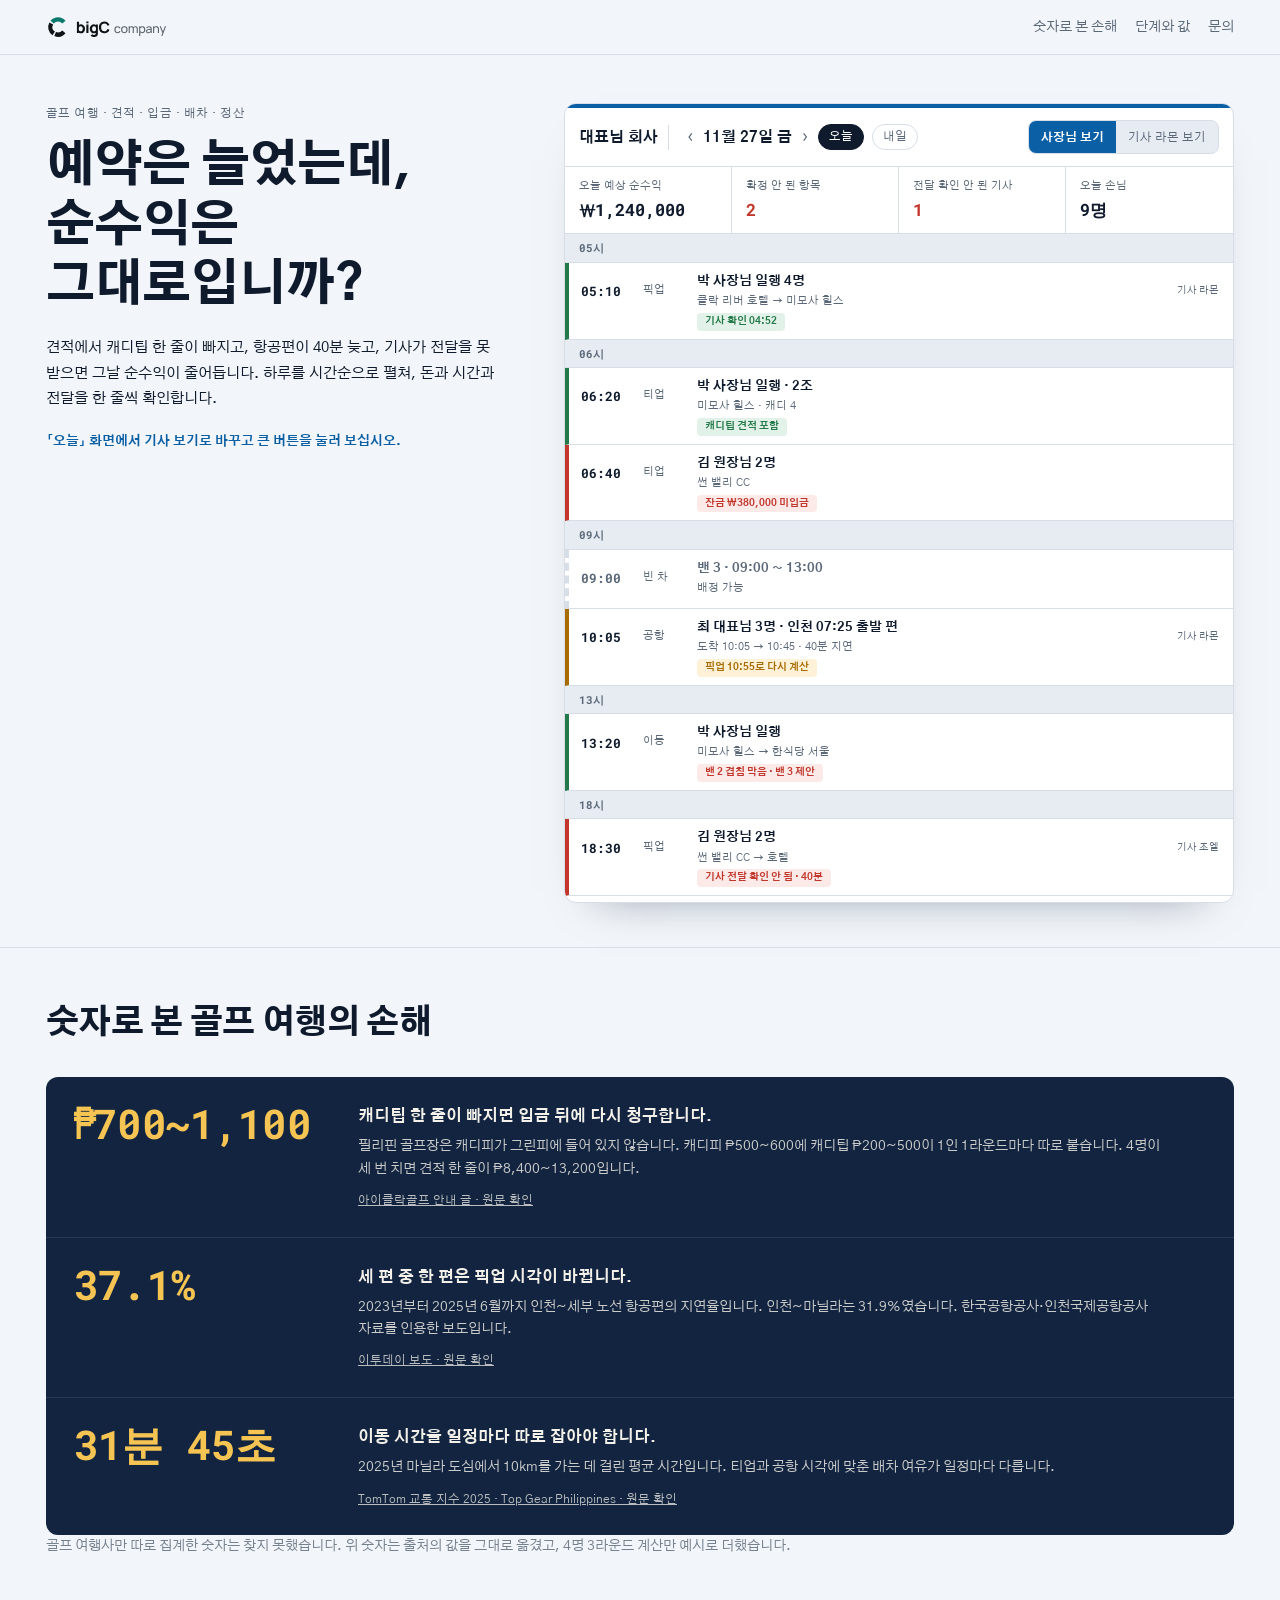
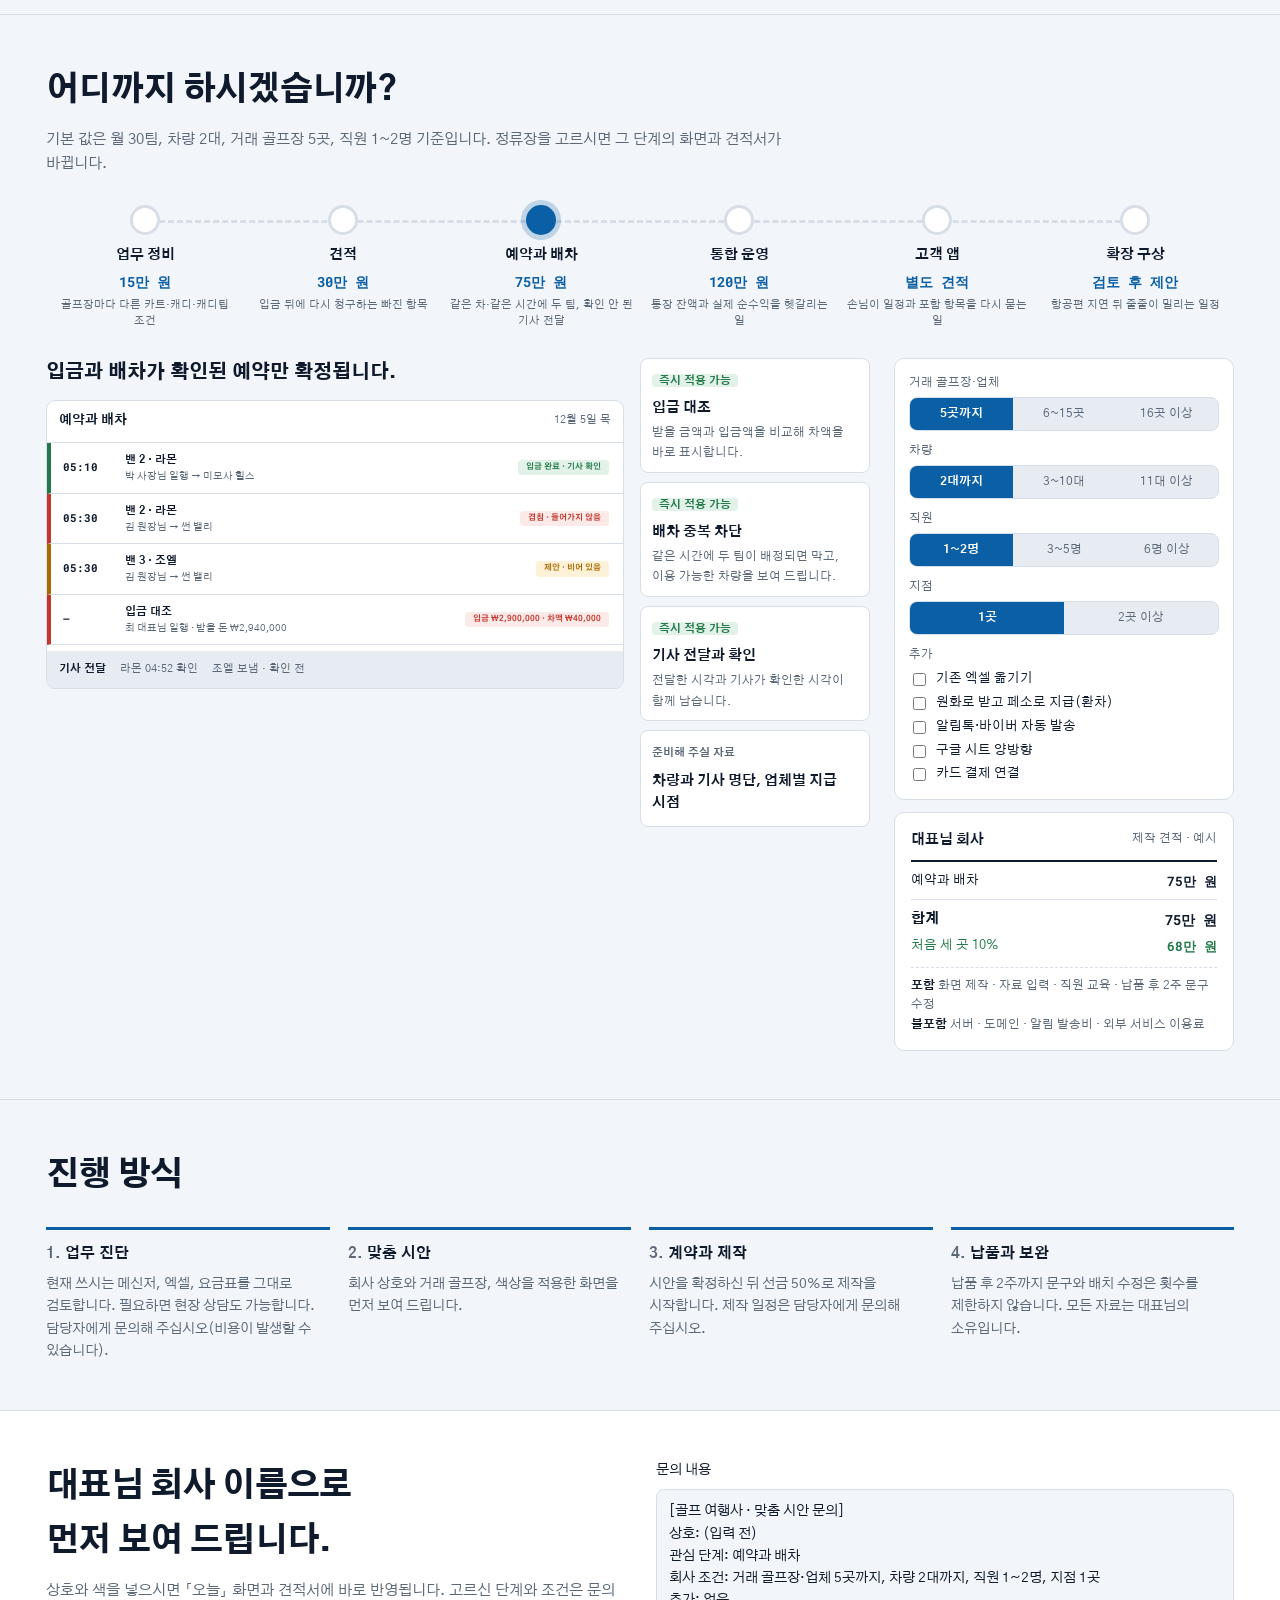
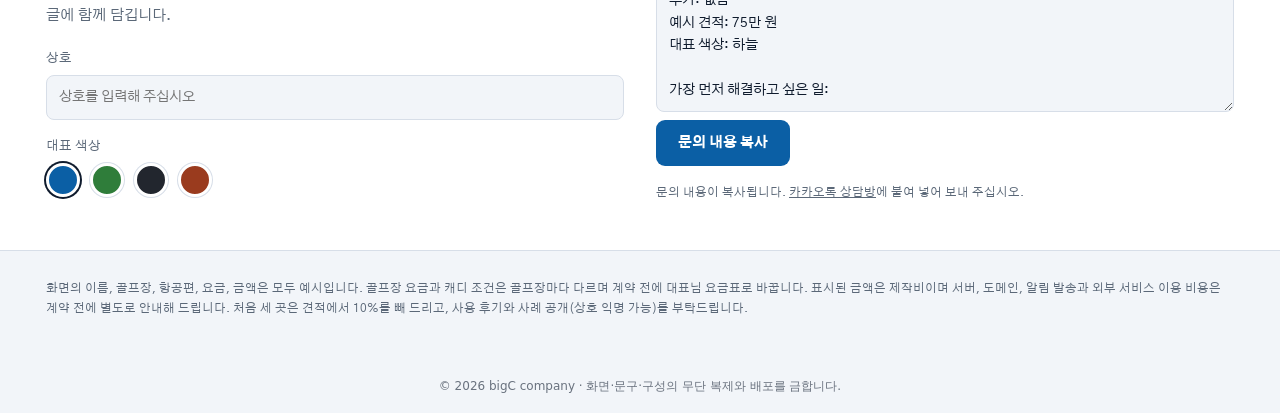
<file: golf-b/index.html>
<!doctype html>
<html lang="ko">
<head>
<meta charset="utf-8">
<meta name="viewport" content="width=device-width,initial-scale=1,viewport-fit=cover">
<meta name="description" content="골프 여행사의 견적, 입금, 배차, 정산을 하루 시간순으로. 회사 조건별 예시 견적.">
<meta property="og:type" content="website"><meta property="og:site_name" content="bigC company"><meta property="og:url" content="https://bigc-company.github.io/golf-b/"><link rel="canonical" href="https://bigc-company.github.io/golf-b/"><meta property="og:image" content="https://bigc-company.github.io/golf/og.jpg?v=4"><meta property="og:image:width" content="1200"><meta property="og:image:height" content="630"><meta name="twitter:card" content="summary_large_image"><meta property="og:title" content="예약은 늘었는데, 순수익은 그대로입니까?">
<meta property="og:description" content="골프 여행사의 견적, 입금, 배차, 정산을 하루 시간순으로. 회사 조건별 예시 견적.">

<style>:root{color-scheme:light}body{margin:0;font:14px system-ui}img{max-width:100%}[hidden]{display:none!important}</style>
<link rel="icon" type="image/png" sizes="32x32" href="../_s/favicon-32.png"><link rel="icon" type="image/png" sizes="16x16" href="../_s/favicon-16.png"><link rel="apple-touch-icon" href="../_s/apple-touch-icon-180.png"></head>
<body>
<title>골프 여행사 운영 제안</title>
<meta name="claude:viewport-fit-sides" content="cover">
<link rel="stylesheet" href="https://fonts.googleapis.com/css2?family=Gothic+A1:wght@400;500;700;800&family=Roboto+Mono:wght@500;700&display=swap">
<style>
/* layout: the day as a vertical time list (one row per team or run); scope chosen as stops on a route; price as a travel quotation */
:root{--bg:#F2F5F9;--card:#FFFFFF;--ink:#0F1B2D;--mute:#5B6878;--line:#D7DEE8;--soft:#E7ECF3;--acc:#0B5FA5;--on:#fff;--turf:#2F7D3A;
--red:#C2362B;--redbg:#FBEAE8;--amb:#A86B00;--ambbg:#FDF1D8;--grn:#23794A;--grnbg:#E2F2E8;--board:#12243F;--boardink:#F3F1EA;--boardnum:#F6C453;
--f:'Gothic A1','Malgun Gothic',system-ui,sans-serif;--fm:'Roboto Mono',ui-monospace,Consolas,monospace}
@media (prefers-color-scheme:dark){:root:not([data-theme="light"]){color-scheme:dark;--bg:#0E141C;--card:#16202B;--ink:#E6ECF3;--mute:#98A6B6;--line:#2A3645;--soft:#1E2935;--acc:#6FB0EE;--on:#08111B;--turf:#6CC07A;
--red:#F08A80;--redbg:#3A201E;--amb:#E8B755;--ambbg:#33290F;--grn:#62C58F;--grnbg:#16301F;--board:#0A1626;--boardink:#E9E6DD;--boardnum:#F6C453}}
:root[data-theme="dark"]{color-scheme:dark;--bg:#0E141C;--card:#16202B;--ink:#E6ECF3;--mute:#98A6B6;--line:#2A3645;--soft:#1E2935;--acc:#6FB0EE;--on:#08111B;--turf:#6CC07A;
--red:#F08A80;--redbg:#3A201E;--amb:#E8B755;--ambbg:#33290F;--grn:#62C58F;--grnbg:#16301F;--board:#0A1626;--boardink:#E9E6DD;--boardnum:#F6C453}
*{box-sizing:border-box}
body::before{content:'';position:fixed;inset:0 0 auto;height:env(safe-area-inset-top,0px);z-index:30;background:var(--bg)}
body{background:var(--bg);color:var(--ink);font:15px/1.65 var(--f);-webkit-font-smoothing:antialiased;word-break:keep-all}
.w{max-width:1220px;margin:0 auto;padding-left:max(16px,env(safe-area-inset-left,0px));padding-right:max(16px,env(safe-area-inset-right,0px))}
h1,h2{font-weight:800;letter-spacing:-.02em;margin:0;text-wrap:balance}h3,h4{margin:0}
a{color:inherit}button{font:inherit;color:inherit;cursor:pointer}
button:focus-visible,a:focus-visible,input:focus-visible,textarea:focus-visible{outline:2px solid var(--acc);outline-offset:2px}
.r{color:var(--red)}.g{color:var(--grn)}
.note{color:var(--mute);font-size:.86em;margin:.8em 0 0}
.fl{display:inline-block;font-size:.74em;font-weight:700;padding:1px 8px;border-radius:4px;white-space:nowrap;background:var(--soft);color:var(--mute)}
.fl.ok{background:var(--grnbg);color:var(--grn)}.fl.bad{background:var(--redbg);color:var(--red)}.fl.warn{background:var(--ambbg);color:var(--amb)}

.top{position:sticky;top:env(safe-area-inset-top,0px);z-index:20;background:color-mix(in srgb,var(--bg) 92%,transparent);backdrop-filter:blur(8px);border-bottom:1px solid var(--line)}
.top .w{display:flex;align-items:center;justify-content:space-between;gap:12px;height:54px}
.brand{font-weight:800}.top nav{display:flex;gap:18px;font-size:.9em}.top nav a{text-decoration:none;color:var(--mute)}

/* hero */
.hero{padding-block:48px 44px}
.hg{display:grid;grid-template-columns:minmax(0,5fr) minmax(0,7fr);gap:40px;align-items:start}
.kick{margin:0 0 14px;font-size:.82em;color:var(--mute);letter-spacing:.04em}
.hl h1{font-size:clamp(32px,3.8vw,52px);line-height:1.22}.hl h1 span{display:inline-block}
.hl .sub{margin:20px 0 0;font-size:1.02em;max-width:34em}
.hint{margin:20px 0 0;font-size:.86em;font-weight:700;color:var(--acc)}
.today{background:var(--card);border:1px solid var(--line);border-radius:12px;overflow:hidden;box-shadow:0 22px 44px -34px rgba(10,30,60,.55)}
.today .th{display:flex;justify-content:space-between;align-items:center;gap:10px;flex-wrap:wrap;padding:12px 14px;border-bottom:1px solid var(--line);border-top:4px solid var(--acc)}
.dt{display:flex;align-items:center;gap:8px}.dt b{font-size:1.02em}.ar{color:var(--mute);font-size:1.2em;padding:0 2px}
.pill{font-size:.78em;padding:2px 10px;border-radius:999px;border:1px solid var(--line);color:var(--mute)}.pill.on{background:var(--ink);color:var(--card);border-color:var(--ink)}
.seg{display:inline-flex;flex-wrap:wrap;border:1px solid var(--line);border-radius:8px;overflow:hidden;background:var(--soft)}
.seg button{border:0;background:transparent;padding:6px 12px;font-size:.82em;color:var(--mute)}
.seg button[aria-pressed="true"]{background:var(--acc);color:var(--on);font-weight:700}
.three{display:grid;grid-template-columns:repeat(4,minmax(0,1fr));border-bottom:1px solid var(--line)}
.three p{margin:0;padding:10px 14px;border-right:1px solid var(--line);display:flex;flex-direction:column}.three p:last-child{border:0}
.three small{font-size:.74em;color:var(--mute)}.three b{font-family:var(--fm);font-size:1.12em}
.list{list-style:none;margin:0;padding:0 0 6px;font-size:.86em}
.hh{padding:6px 14px 4px;font-family:var(--fm);font-weight:700;font-size:.82em;color:var(--mute);background:var(--soft);border-bottom:1px solid var(--line)}
.run{display:grid;grid-template-columns:52px 44px minmax(0,1fr) auto;gap:2px 10px;align-items:center;padding:8px 14px 8px 12px;border-bottom:1px solid var(--line);border-left:4px solid var(--grn)}
.run.bad{border-left-color:var(--red)}.run.warn{border-left-color:var(--amb)}.run.empty{border-left:4px dashed var(--line);color:var(--mute)}
.run .tm{font-family:var(--fm);font-weight:700}.run .wt{font-size:.82em;color:var(--mute)}
.run .who{display:flex;flex-direction:column;min-width:0}.run .who small{color:var(--mute);font-size:.88em}
.run .fls{grid-column:3/4;display:flex;flex-wrap:wrap;gap:4px}.run .drv{grid-row:1;grid-column:4;font-size:.8em;color:var(--mute);white-space:nowrap}
.list.sm .run{grid-template-columns:52px minmax(0,1fr) auto}.list.sm .run .fls{grid-column:auto}
.dg{display:grid;grid-template-columns:minmax(0,1fr) 250px;gap:14px;padding:12px;align-items:start}
.dg .list{border:1px solid var(--line);border-radius:8px;overflow:hidden}
.phone{width:240px;margin:0 auto;border:9px solid var(--ink);border-radius:30px;background:var(--card);overflow:hidden}
.pbar{padding:9px 14px;font-weight:700;font-size:.82em;background:var(--soft);color:var(--mute);transition:background .3s,color .3s}
.pbar.go{background:var(--acc);color:var(--on)}.pbar.at{background:var(--amb);color:var(--on)}.pbar.ok{background:var(--grn);color:var(--on)}
.ph-in{padding:14px;font-size:.86em}
.pt{margin:0;font-family:var(--fm);font-size:.86em;font-weight:700}.pn{margin:4px 0 2px;font-size:1.3em;font-weight:800}.pd{margin:0 0 12px;color:var(--mute);font-size:.88em}
.big{width:100%;border:0;border-radius:12px;padding:16px 0;font-size:1.15em;font-weight:800;background:var(--acc);color:var(--on)}
.big[disabled]{background:var(--grn);cursor:default}
.log{list-style:none;padding:0;margin:10px 0 0;font-family:var(--fm);font-size:.8em;color:var(--mute)}
.it{display:grid;grid-template-columns:max-content minmax(0,1fr);gap:12px;padding:6px 0;border-bottom:1px solid var(--line)}.it b{font-family:var(--fm)}

/* facts: one departures-style board */
.facts{padding-block:48px;border-top:1px solid var(--line)}
.facts h2,.steps h2,.way h2,.ask h2,.cards-s h2{font-size:clamp(26px,2.6vw,36px)}
.facts ol{list-style:none;padding:0;margin:26px 0 0;background:var(--board);color:var(--boardink);border-radius:12px;overflow:hidden}
.facts li{display:grid;grid-template-columns:260px minmax(0,1fr);gap:24px;padding:24px 28px;border-bottom:1px solid rgba(255,255,255,.1);align-items:start}
.facts li:last-child{border:0}
.facts .n{font-family:var(--fm);font-weight:700;font-size:clamp(30px,3.2vw,44px);line-height:1.1;color:var(--boardnum);letter-spacing:-.02em}
.facts h3{font-size:1.06em;margin:2px 0 6px}.facts p{margin:0 0 8px;font-size:.9em;opacity:.82;max-width:60em}.facts a{font-size:.78em;opacity:.75}

/* route + viewer + quote */
.steps{padding-block:48px;border-top:1px solid var(--line)}
.sub2{color:var(--mute);margin:10px 0 0;max-width:50em}
.route{list-style:none;padding:0;margin:28px 0 0;display:grid;grid-template-columns:repeat(6,minmax(0,1fr));position:relative}
.route::before{content:'';position:absolute;left:8%;right:8%;top:15px;border-top:3px dashed var(--line)}
.stop{position:relative;width:100%;background:none;border:0;display:flex;flex-direction:column;align-items:center;text-align:center;gap:3px;padding:0 6px}
.stop i{width:30px;height:30px;border-radius:50%;background:var(--card);border:3px solid var(--line);margin-bottom:6px;position:relative;z-index:1}
.stop b{font-size:.96em}.stop .sp{font-family:var(--fm);font-weight:700;color:var(--acc);font-size:.92em}.stop small{font-size:.76em;color:var(--mute);line-height:1.45}
.stop[aria-pressed="true"] i{background:var(--acc);border-color:var(--acc);box-shadow:0 0 0 5px color-mix(in srgb,var(--acc) 22%,transparent)}
.stop:hover i{border-color:var(--acc)}
.sg{display:grid;grid-template-columns:minmax(0,1fr) 340px;gap:24px;margin-top:28px;align-items:start}
.sg>*,.vw>*{min-width:0}
.vw{display:grid;grid-template-columns:minmax(0,1fr) 230px;gap:16px}
.lead{font-size:1.24em;font-weight:800;margin:0 0 12px}
.cm{list-style:none;padding:0;margin:0;display:flex;flex-direction:column;gap:9px}
.cm li{background:var(--card);border:1px solid var(--line);border-radius:8px;padding:9px 11px}
.cm u{text-decoration:none;font-size:.72em;font-weight:700;padding:1px 7px;border-radius:4px}
.cm .ok u{background:var(--grnbg);color:var(--grn)}.cm .if u{background:var(--ambbg);color:var(--amb)}.cm .ask u{background:var(--redbg);color:var(--red)}.cm .prep u{color:var(--mute);padding:0}
.cm h4{margin:5px 0 2px;font-size:.92em}.cm p{margin:0;font-size:.82em;color:var(--mute)}
.qd{position:sticky;top:calc(env(safe-area-inset-top,0px) + 66px);display:flex;flex-direction:column;gap:12px}
.conds{background:var(--card);border:1px solid var(--line);border-radius:10px;padding:14px;display:flex;flex-direction:column;gap:10px}
.fg{display:flex;flex-direction:column;gap:5px}.fg>span{font-size:.78em;color:var(--mute)}
.conds .seg{display:flex}.conds .seg button{flex:1;padding:6px 4px;font-size:.8em}
.chks{display:flex;flex-direction:column;gap:3px}.chk{display:flex;gap:7px;align-items:flex-start;font-size:.84em}.chk input{accent-color:var(--acc);margin-top:4px}
.quote{background:var(--card);border:1px solid var(--line);border-radius:10px;padding:16px;font-size:.86em}
.quote .qh{display:flex;justify-content:space-between;gap:8px;border-bottom:2px solid var(--ink);padding-bottom:8px;margin-bottom:8px}
.quote .qh b{font-size:1.06em}.quote .qh span{color:var(--mute);font-size:.9em}
.quote p{display:flex;justify-content:space-between;gap:10px;margin:4px 0}.quote p b{font-family:var(--fm);white-space:nowrap}
.quote .sub{color:var(--mute)}.quote .tot{border-top:1px solid var(--line);padding-top:8px;margin-top:8px;font-weight:800;font-size:1.1em}
.quote .first{color:var(--grn)}.quote .ask{color:var(--red);font-weight:700}
.quote .inc{margin-top:10px;padding-top:8px;border-top:1px dashed var(--line);font-size:.92em;color:var(--mute)}.quote .inc b{color:var(--ink);font-family:var(--f)}

/* screens */
.scr{background:var(--card);border:1px solid var(--line);border-radius:9px;overflow:hidden;font-size:.84em}
.scr-h{display:flex;justify-content:space-between;gap:10px;flex-wrap:wrap;padding:10px 12px;border-bottom:1px solid var(--line)}.scr-h span{color:var(--mute);font-size:.9em}
.tw{overflow-x:auto;-webkit-overflow-scrolling:touch}
table{border-collapse:collapse;width:100%}
.scr table{min-width:520px}
.scr th,.scr td{padding:7px 10px;border-bottom:1px solid var(--line);text-align:right;white-space:nowrap;font-variant-numeric:tabular-nums}
.scr th{font-weight:500;color:var(--mute);font-size:.9em;background:var(--soft)}.scr th:first-child,.scr td:first-child{text-align:left}
.scr tfoot td{border-bottom:0;font-weight:800;background:var(--soft)}
.strip{display:flex;flex-wrap:wrap;gap:6px 14px;padding:9px 12px;font-size:.88em;background:var(--soft)}.strip span{color:var(--mute)}
.kk{margin:10px 12px;background:var(--soft);color:var(--ink);border:1px solid var(--line);border-radius:4px 14px 14px 14px;padding:8px 12px;max-width:80%}.kk small{display:block;opacity:.7}.kk p{margin:2px 0 0}
.lock{display:flex;flex-wrap:wrap;align-items:center;gap:6px 12px;padding:10px 12px;background:var(--redbg);color:var(--red)}.lock span{color:var(--ink);font-size:.92em}
.btn{display:inline-block;background:var(--acc);color:var(--on);border-radius:7px;padding:6px 14px;font-weight:700}.btn.off{background:var(--line);color:var(--mute)}
.phone.cust .pbar{color:var(--on)}

.way{padding-block:48px;border-top:1px solid var(--line)}
.way ol{list-style:none;counter-reset:w;padding:0;margin:24px 0 0;display:grid;grid-template-columns:repeat(4,minmax(0,1fr));gap:18px}
.way li{counter-increment:w;border-top:3px solid var(--acc);padding-top:12px}.way li b::before{content:counter(w) '. ';color:var(--mute)}
.way p{font-size:.9em;color:var(--mute);margin:6px 0 0}
.ask{padding-block:48px;border-top:1px solid var(--line);background:var(--card)}
.ag{display:grid;grid-template-columns:minmax(0,1fr) minmax(0,1fr);gap:32px}
.opt{margin-top:20px}.fld{display:flex;flex-direction:column;gap:5px;font-size:.86em;color:var(--mute)}
.fld input{font:inherit;font-size:1.1em;color:var(--ink);background:var(--bg);border:1px solid var(--line);border-radius:8px;padding:10px 12px}
.opt fieldset{border:0;padding:0;margin:16px 0 0}.opt legend{font-size:.86em;color:var(--mute);margin-bottom:6px;padding:0}
.sw{display:flex;gap:10px}.sw button{width:34px;height:34px;border-radius:50%;border:3px solid var(--card);background:var(--c);box-shadow:0 0 0 1px var(--line)}.sw button[aria-pressed="true"]{box-shadow:0 0 0 2px var(--ink)}
.msgw{display:flex;flex-direction:column;gap:8px;font-size:.9em}
.msgw textarea{font:inherit;color:var(--ink);background:var(--bg);border:1px solid var(--line);border-radius:8px;padding:10px 12px;resize:vertical}
.cta{align-self:flex-start;border:0;background:var(--acc);color:var(--on);font-weight:800;padding:12px 22px;border-radius:9px}
.cards-s{padding-block:48px;border-top:1px solid var(--line)}
.cards{display:flex;gap:12px;overflow-x:auto;margin-top:18px;padding-bottom:8px;scroll-snap-type:x mandatory}
.cards img{width:240px;height:auto;flex:none;border-radius:8px;border:1px solid var(--line);scroll-snap-align:start}
footer{padding-block:28px 40px;font-size:.8em;color:var(--mute);border-top:1px solid var(--line)}

@media (max-width:1060px){
 .hg{grid-template-columns:1fr;gap:28px}
 .sg{grid-template-columns:1fr}.qd{position:static}
 .vw{grid-template-columns:1fr}
 .way ol{grid-template-columns:1fr 1fr}.ag{grid-template-columns:1fr}
 .route{grid-template-columns:repeat(3,minmax(0,1fr));row-gap:22px}.route::before{display:none}
}
@media (max-width:640px){
 .hero{padding-block:28px}.top nav{display:none}
 .three{grid-template-columns:1fr 1fr}.three p:nth-child(2){border-right:0}.three p:nth-child(-n+2){border-bottom:1px solid var(--line)}
 .run{grid-template-columns:46px minmax(0,1fr) auto}.run .wt{display:none}.run .fls{grid-column:2/4}.run .drv{grid-column:3}
 .dg{grid-template-columns:1fr}
 .facts li{grid-template-columns:1fr;gap:6px;padding:20px}
 .route{grid-template-columns:1fr 1fr}
 .way ol{grid-template-columns:1fr}
 .pl th:nth-child(5),.pl td:nth-child(5){display:none}.scr table.pl{min-width:0}.pl th,.pl td{padding-inline:6px}.pl td:first-child{white-space:normal}
}
@media (prefers-reduced-motion:reduce){.pbar{transition:none}}

/* card mode */
.cardmode{margin:0;background:#bbb}
.card{position:relative;width:1080px;height:1440px;overflow:hidden;background:var(--bg);color:var(--ink);padding:60px 60px 0;display:flex;flex-direction:column;margin-bottom:20px;font-size:22px}
.card .ch{display:flex;justify-content:space-between;align-items:center;border-top:8px solid var(--acc);padding-top:22px;font-size:1.1em;font-weight:800}
.card .ch b{font-family:var(--fm);font-size:1.3em;color:var(--acc)}
.card h2{font-size:2.2em;line-height:1.3;margin:24px 0 28px}
.card .cz .scr{font-size:.86em}.card .cz .scr table{min-width:0}.card .cz .tw{overflow:visible}
.card .cz .phone{width:420px;font-size:1.12em}
.card>ol.cl{list-style:none;padding:0;margin:28px 0 0;display:flex;flex-direction:column;gap:10px;font-size:1.18em;font-weight:800}
.card>ol.cl i{font-style:normal;color:var(--acc);margin-right:14px;font-family:var(--fm)}
.card .foot{margin:auto -60px 0;padding:26px 60px 34px;background:var(--board);color:var(--boardink);display:flex;justify-content:space-between;gap:20px;font-size:.9em}.card .foot span{opacity:.85}
.card.cv h1{font-size:2.9em;line-height:1.22;margin:8px 0 20px}.card.cv .kick{font-size:1em}
.card.cv .today .seg{display:none}.card.cv .list{font-size:.8em}.card.cv .three b{font-size:1.3em}.card.cv .vdrv{display:none}
.dt .co{margin-right:8px;padding-right:10px;border-right:1px solid var(--line)}
:root{--logo-ink:#0f1416;--logo-acc:#0b7a6e;--logo-sub:#58636a}@media (prefers-color-scheme:dark){:root:not([data-theme="light"]){--logo-ink:#eef2f3;--logo-acc:#4fc1ae;--logo-sub:#9aa6ab}}:root[data-theme="dark"]{--logo-ink:#eef2f3;--logo-acc:#4fc1ae;--logo-sub:#9aa6ab}</style>
<header class="top"><div class="w"><span class="brand" role="img" aria-label="bigC company" style="display:block;line-height:0;margin-left:-6px"><svg xmlns="http://www.w3.org/2000/svg" viewBox="0 0 319.37 87" width="132.2" height="36" role="img" aria-label="bigC company"><g transform="translate(14.5 14.5) scale(0.58)" fill="none" stroke-width="18" stroke-linecap="butt"><path d="M74.51 70.57A32 32 0 0 1 38.01 79.67" stroke="var(--logo-ink)"/><path d="M32.11 76.53A32 32 0 0 1 21.75 34.98" stroke="var(--logo-ink)"/><path d="M25.49 29.43A32 32 0 0 1 74.51 29.43" stroke="var(--logo-acc)"/></g><path d="M99.23 58.624Q96.17099999999999 58.624 94.119 57.199Q92.06700000000001 55.774 91.0315 53.323Q89.996 50.872 89.996 47.794000000000004Q89.996 44.716 91.02199999999999 42.265Q92.048 39.81400000000001 94.043 38.389Q96.038 36.964 98.964 36.964Q101.90899999999999 36.964 104.094 38.370000000000005Q106.279 39.776 107.4855 42.2175Q108.69200000000001 44.659000000000006 108.69200000000001 47.794000000000004Q108.69200000000001 50.872 107.50450000000001 53.323Q106.31700000000001 55.774 104.18900000000001 57.199Q102.061 58.624 99.23 58.624ZM89.122 58.054V30.694000000000003H94.328V43.994H93.682V58.054ZM98.394 54.026Q100.066 54.026 101.13 53.19Q102.194 52.354 102.707 50.938500000000005Q103.22 49.523 103.22 47.794000000000004Q103.22 46.084 102.688 44.6685Q102.156 43.253 101.0445 42.4075Q99.93299999999999 41.562 98.204 41.562Q96.589 41.562 95.5915 42.341Q94.594 43.120000000000005 94.138 44.526Q93.682 45.932 93.682 47.794000000000004Q93.682 49.656000000000006 94.138 51.062000000000005Q94.594 52.468 95.6295 53.247Q96.66499999999999 54.026 98.394 54.026ZM111.92200000000001 34.684V30.124000000000002H117.09V34.684ZM111.92200000000001 58.054V37.534000000000006H117.09V58.054ZM130.238 67.744Q128.49 67.744 126.91300000000001 67.18350000000001Q125.33600000000001 66.623 124.09150000000001 65.6255Q122.84700000000001 64.628 122.06800000000001 63.298L126.85600000000001 60.980000000000004Q127.35000000000001 61.892 128.2715 62.367000000000004Q129.193 62.842 130.276 62.842Q131.435 62.842 132.461 62.4525Q133.48700000000002 62.063 134.10450000000003 61.2935Q134.722 60.524 134.68400000000003 59.384V53.418H135.33V37.534000000000006H139.852V59.46Q139.852 60.22 139.7855 60.8945Q139.71900000000002 61.569 139.548 62.234Q139.054 64.11500000000001 137.7145 65.331Q136.375 66.547 134.437 67.1455Q132.49900000000002 67.744 130.238 67.744ZM129.782 58.624Q126.95100000000001 58.624 124.82300000000001 57.199Q122.69500000000001 55.774 121.50750000000001 53.323Q120.32000000000001 50.872 120.32000000000001 47.794000000000004Q120.32000000000001 44.659000000000006 121.5265 42.2175Q122.733 39.776 124.918 38.370000000000005Q127.10300000000001 36.964 130.048 36.964Q132.97400000000002 36.964 134.969 38.389Q136.964 39.81400000000001 137.99 42.265Q139.01600000000002 44.716 139.01600000000002 47.794000000000004Q139.01600000000002 50.872 137.9805 53.323Q136.94500000000002 55.774 134.89300000000003 57.199Q132.841 58.624 129.782 58.624ZM130.61800000000002 54.026Q132.347 54.026 133.3825 53.247Q134.418 52.468 134.87400000000002 51.062000000000005Q135.33 49.656000000000006 135.33 47.794000000000004Q135.33 45.932 134.87400000000002 44.526Q134.418 43.120000000000005 133.4205 42.341Q132.423 41.562 130.80800000000002 41.562Q129.079 41.562 127.9675 42.4075Q126.85600000000001 43.253 126.32400000000001 44.6685Q125.79200000000002 46.084 125.79200000000002 47.794000000000004Q125.79200000000002 49.523 126.305 50.938500000000005Q126.81800000000001 52.354 127.882 53.19Q128.946 54.026 130.61800000000002 54.026ZM155.58399999999997 58.624Q151.48 58.624 148.5065 56.838Q145.533 55.052 143.92749999999998 51.841Q142.32199999999997 48.63 142.32199999999997 44.374Q142.32199999999997 40.118 143.92749999999998 36.907Q145.533 33.696 148.5065 31.91Q151.48 30.124000000000002 155.58399999999997 30.124000000000002Q160.296 30.124000000000002 163.4975 32.461Q166.69899999999998 34.798 168.01 38.788000000000004L162.80399999999997 40.232Q162.04399999999998 37.743 160.23899999999998 36.3655Q158.434 34.988 155.58399999999997 34.988Q152.981 34.988 151.2425 36.147Q149.504 37.306 148.63 39.415Q147.756 41.524 147.756 44.374Q147.756 47.224000000000004 148.63 49.333Q149.504 51.442 151.2425 52.601Q152.981 53.760000000000005 155.58399999999997 53.760000000000005Q158.434 53.760000000000005 160.23899999999998 52.373000000000005Q162.04399999999998 50.986000000000004 162.80399999999997 48.516000000000005L168.01 49.96Q166.69899999999998 53.95 163.4975 56.287000000000006Q160.296 58.624 155.58399999999997 58.624Z" fill="var(--logo-ink)"/><path d="M187.45499999999998 58.504000000000005Q184.98749999999998 58.504000000000005 183.26999999999998 57.4015Q181.55249999999998 56.299 180.65249999999997 54.36775Q179.75249999999997 52.4365 179.72999999999996 49.954Q179.75249999999997 47.426500000000004 180.67499999999995 45.499Q181.59749999999997 43.5715 183.3225 42.487750000000005Q185.04749999999999 41.404 187.48499999999999 41.404Q190.04249999999996 41.404 191.89499999999998 42.664Q193.74749999999997 43.92400000000001 194.38499999999996 46.114000000000004L191.74499999999998 46.909000000000006Q191.22749999999996 45.499 190.07999999999998 44.719Q188.93249999999998 43.939 187.45499999999998 43.939Q185.78999999999996 43.939 184.70999999999998 44.7115Q183.62999999999997 45.484 183.10499999999996 46.841499999999996Q182.57999999999998 48.199 182.56499999999997 49.954Q182.58749999999998 52.661500000000004 183.81374999999997 54.315250000000006Q185.03999999999996 55.969 187.45499999999998 55.969Q189.03749999999997 55.969 190.08749999999998 55.2415Q191.13749999999996 54.514 191.68499999999997 53.134L194.38499999999996 53.839Q193.53749999999997 56.104 191.75249999999997 57.304Q189.96749999999997 58.504000000000005 187.45499999999998 58.504000000000005ZM203.75999999999996 58.504000000000005Q201.33749999999995 58.504000000000005 199.58999999999997 57.409000000000006Q197.84249999999997 56.314 196.90124999999995 54.38275Q195.95999999999995 52.4515 195.95999999999995 49.939Q195.95999999999995 47.3965 196.91999999999996 45.472750000000005Q197.87999999999997 43.54900000000001 199.63124999999997 42.4765Q201.38249999999996 41.404 203.75999999999996 41.404Q206.18999999999997 41.404 207.94124999999997 42.49525Q209.69249999999997 43.5865 210.63374999999996 45.51025Q211.57499999999996 47.434000000000005 211.57499999999996 49.939Q211.57499999999996 52.481500000000004 210.62624999999997 54.409000000000006Q209.67749999999995 56.3365 207.92249999999996 57.42025Q206.16749999999996 58.504000000000005 203.75999999999996 58.504000000000005ZM203.75999999999996 55.969Q206.27249999999995 55.969 207.50624999999997 54.289Q208.73999999999995 52.609 208.73999999999995 49.939Q208.73999999999995 47.2015 207.49499999999995 45.57025Q206.24999999999997 43.939 203.75999999999996 43.939Q202.06499999999997 43.939 200.96624999999995 44.704Q199.86749999999995 45.469 199.33124999999995 46.819Q198.79499999999996 48.169000000000004 198.79499999999996 49.939Q198.79499999999996 52.676500000000004 200.05499999999995 54.32275Q201.31499999999997 55.969 203.75999999999996 55.969ZM233.64 58.054 233.65499999999997 47.689Q233.65499999999997 45.874 232.68374999999997 44.846500000000006Q231.71249999999998 43.819 230.17499999999998 43.819Q229.26749999999998 43.819 228.46124999999998 44.23525Q227.65499999999997 44.6515 227.14499999999998 45.52525Q226.635 46.399 226.635 47.764L225.225 47.194Q225.18749999999997 45.469 225.92999999999998 44.1715Q226.67249999999999 42.874 227.96625 42.153999999999996Q229.26 41.434 230.88 41.434Q233.415 41.434 234.87 42.97525Q236.325 44.5165 236.325 47.104L236.30999999999997 58.054ZM214.26 58.054V41.854H216.64499999999998V46.189H216.945V58.054ZM223.96499999999997 58.054 223.98 47.794000000000004Q223.98 45.941500000000005 223.01999999999998 44.880250000000004Q222.05999999999997 43.819 220.46999999999997 43.819Q218.8875 43.819 217.91625 44.902750000000005Q216.945 45.98650000000001 216.945 47.764L215.535 46.92400000000001Q215.535 45.349000000000004 216.28499999999997 44.10775Q217.03499999999997 42.8665 218.325 42.15025Q219.61499999999998 41.434 221.24999999999997 41.434Q222.885 41.434 224.09625 42.12775Q225.30749999999998 42.8215 225.97125 44.104Q226.635 45.386500000000005 226.635 47.149L226.61999999999998 58.054ZM247.06499999999997 58.504000000000005Q244.78499999999997 58.504000000000005 243.22499999999997 57.371500000000005Q241.66499999999996 56.239000000000004 240.86249999999995 54.300250000000005Q240.05999999999997 52.3615 240.05999999999997 49.939Q240.05999999999997 47.494 240.86249999999995 45.56275Q241.66499999999996 43.6315 243.22875 42.51775000000001Q244.7925 41.404 247.07999999999998 41.404Q249.32999999999998 41.404 250.95374999999999 42.52525Q252.5775 43.6465 253.45125 45.57775Q254.325 47.509 254.325 49.939Q254.325 52.369 253.45125 54.30775Q252.5775 56.246500000000005 250.95374999999999 57.37525000000001Q249.32999999999998 58.504000000000005 247.06499999999997 58.504000000000005ZM239.60999999999999 65.254V41.854H241.99499999999998V53.779H242.295V65.254ZM246.73499999999999 56.059000000000005Q248.33249999999998 56.059000000000005 249.38624999999996 55.249Q250.43999999999997 54.439 250.96499999999997 53.051500000000004Q251.48999999999998 51.664 251.48999999999998 49.939Q251.48999999999998 48.229 250.96875 46.849000000000004Q250.4475 45.469 249.37874999999997 44.659000000000006Q248.30999999999997 43.849000000000004 246.65999999999997 43.849000000000004Q245.0775 43.849000000000004 244.04249999999996 44.621500000000005Q243.00749999999996 45.394000000000005 242.50124999999997 46.770250000000004Q241.99499999999998 48.1465 241.99499999999998 49.939Q241.99499999999998 51.7165 242.49749999999997 53.10025Q242.99999999999997 54.484 244.04999999999995 55.2715Q245.09999999999997 56.059000000000005 246.73499999999999 56.059000000000005ZM261.63 58.504000000000005Q259.815 58.504000000000005 258.58875 57.840250000000005Q257.36249999999995 57.176500000000004 256.74375 56.07775Q256.125 54.979 256.125 53.674Q256.125 52.399 256.60875 51.46525Q257.0925 50.5315 257.98125 49.90525Q258.87 49.279 260.09999999999997 48.919000000000004Q261.255 48.61150000000001 262.68375 48.37525000000001Q264.11249999999995 48.139 265.5825 47.94775Q267.0525 47.7565 268.335 47.569L267.375 48.124Q267.41249999999997 45.971500000000006 266.50874999999996 44.932750000000006Q265.60499999999996 43.894000000000005 263.385 43.894000000000005Q261.91499999999996 43.894000000000005 260.80875 44.565250000000006Q259.7025 45.23650000000001 259.26 46.729L256.72499999999997 45.964Q257.3025 43.834 258.98625 42.619Q260.66999999999996 41.404 263.41499999999996 41.404Q265.61249999999995 41.404 267.19499999999994 42.191500000000005Q268.7775 42.979 269.47499999999997 44.569Q269.82 45.319 269.90999999999997 46.1965Q270.0 47.074 270.0 48.034000000000006V58.054H267.63V54.169000000000004L268.185 54.529Q267.27 56.5015 265.62375 57.502750000000006Q263.97749999999996 58.504000000000005 261.63 58.504000000000005ZM262.03499999999997 56.269000000000005Q263.47499999999997 56.269000000000005 264.53249999999997 55.755250000000004Q265.59 55.2415 266.235 54.39025Q266.88 53.539 267.075 52.534000000000006Q267.29249999999996 51.784000000000006 267.31874999999997 50.86525Q267.34499999999997 49.9465 267.34499999999997 49.444L268.275 49.849000000000004Q266.96999999999997 50.036500000000004 265.70624999999995 50.2015Q264.4425 50.3665 263.3175 50.550250000000005Q262.1925 50.734 261.29999999999995 50.989000000000004Q260.6325 51.199000000000005 260.05875 51.53275000000001Q259.48499999999996 51.8665 259.13249999999994 52.384Q258.78 52.9015 258.78 53.659000000000006Q258.78 54.3265 259.11375 54.92275000000001Q259.4475 55.519000000000005 260.16375 55.894000000000005Q260.88 56.269000000000005 262.03499999999997 56.269000000000005ZM284.8349999999999 58.054V49.939Q284.8349999999999 48.7915 284.62874999999997 47.7265Q284.42249999999996 46.661500000000004 283.91999999999996 45.81025Q283.4174999999999 44.959 282.56999999999994 44.464Q281.7224999999999 43.969 280.43999999999994 43.969Q279.43499999999995 43.969 278.6137499999999 44.310249999999996Q277.7924999999999 44.6515 277.2074999999999 45.33775Q276.62249999999995 46.024 276.3037499999999 47.066500000000005Q275.98499999999996 48.109 275.98499999999996 49.519000000000005L274.2299999999999 48.979Q274.2299999999999 46.6315 275.07749999999993 44.940250000000006Q275.92499999999995 43.249 277.4625 42.341499999999996Q278.99999999999994 41.434 281.0849999999999 41.434Q282.6524999999999 41.434 283.7662499999999 41.929Q284.87999999999994 42.42400000000001 285.6149999999999 43.245250000000006Q286.3499999999999 44.066500000000005 286.7699999999999 45.075250000000004Q287.18999999999994 46.084 287.36249999999995 47.130250000000004Q287.5349999999999 48.176500000000004 287.5349999999999 49.099000000000004V58.054ZM273.2849999999999 58.054V41.854H275.68499999999995V46.189H275.98499999999996V58.054ZM293.0849999999999 65.254 296.2199999999999 56.734 296.2649999999999 59.254000000000005 289.1849999999999 41.854H291.9899999999999L297.5399999999999 55.849000000000004H296.5799999999999L301.7849999999999 41.854H304.4999999999999L295.6799999999999 65.254Z" fill="var(--logo-sub)"/></svg></span><nav><a href="#facts">숫자로 본 손해</a><a href="#steps">단계와 값</a><a href="#ask">문의</a></nav></div></header>
<main>
<section class="hero"><div class="w hg"><div class="hl"><p class="kick">골프 여행 · 견적 · 입금 · 배차 · 정산</p>
<h1><span>예약은 늘었는데,</span> <span>순수익은</span> <span>그대로입니까?</span></h1>
<p class="sub">견적에서 캐디팁 한 줄이 빠지고, 항공편이 40분 늦고, 기사가 전달을 못 받으면 그날 순수익이 줄어듭니다. 하루를 시간순으로 펼쳐, 돈과 시간과 전달을 한 줄씩 확인합니다.</p>
<p class="hint">「오늘」 화면에서 기사 보기로 바꾸고 큰 버튼을 눌러 보십시오.</p></div>
<div class="hr" data-co-wrap><div class="today" id="today"><div class="th"><div class="dt"><b class="co" data-co>대표님 회사</b><span class="ar">‹</span><b>11월 27일 금</b><span class="ar">›</span><span class="pill on">오늘</span><span class="pill">내일</span></div>
<div class="seg" role="group" aria-label="보기"><button type="button" data-view="boss" aria-pressed="true">사장님 보기</button><button type="button" data-view="drv" aria-pressed="false">기사 라몬 보기</button></div></div>
<div class="vboss"><div class="three"><p><small>오늘 예상 순수익</small><b>₩1,240,000</b></p><p><small>확정 안 된 항목</small><b class="r">2</b></p><p><small>전달 확인 안 된 기사</small><b class="r">1</b></p><p><small>오늘 손님</small><b>9명</b></p></div>
<ol class="list"><li class="hh">05시</li><li class="run ok"><span class="tm">05:10</span><span class="wt">픽업</span><span class="who"><b>박 사장님 일행 4명</b><small>클락 리버 호텔 → 미모사 힐스</small></span><span class="fls"><span class="fl ok">기사 확인 04:52</span></span><span class="drv">기사 라몬</span></li><li class="hh">06시</li><li class="run ok"><span class="tm">06:20</span><span class="wt">티업</span><span class="who"><b>박 사장님 일행 · 2조</b><small>미모사 힐스 · 캐디 4</small></span><span class="fls"><span class="fl ok">캐디팁 견적 포함</span></span><span class="drv"></span></li><li class="run bad"><span class="tm">06:40</span><span class="wt">티업</span><span class="who"><b>김 원장님 2명</b><small>썬 밸리 CC</small></span><span class="fls"><span class="fl bad">잔금 ₩380,000 미입금</span></span><span class="drv"></span></li><li class="hh">09시</li><li class="run empty"><span class="tm">09:00</span><span class="wt">빈 차</span><span class="who"><b>밴 3 · 09:00 ~ 13:00</b><small>배정 가능</small></span><span class="fls"></span><span class="drv"></span></li><li class="run warn"><span class="tm">10:05</span><span class="wt">공항</span><span class="who"><b>최 대표님 3명 · 인천 07:25 출발 편</b><small>도착 10:05 → 10:45 · 40분 지연</small></span><span class="fls"><span class="fl warn">픽업 10:55로 다시 계산</span></span><span class="drv">기사 라몬</span></li><li class="hh">13시</li><li class="run ok"><span class="tm">13:20</span><span class="wt">이동</span><span class="who"><b>박 사장님 일행</b><small>미모사 힐스 → 한식당 서울</small></span><span class="fls"><span class="fl bad">밴 2 겹침 막음 · 밴 3 제안</span></span><span class="drv"></span></li><li class="hh">18시</li><li class="run bad"><span class="tm">18:30</span><span class="wt">픽업</span><span class="who"><b>김 원장님 2명</b><small>썬 밸리 CC → 호텔</small></span><span class="fls"><span class="fl bad">기사 전달 확인 안 됨 · 40분</span></span><span class="drv">기사 조엘</span></li></ol></div>
<div class="vdrv" hidden><div class="dg"><ol class="list"><li class="hh">05시</li><li class="run ok"><span class="tm">05:10</span><span class="wt">픽업</span><span class="who"><b>박 사장님 일행 4명</b><small>클락 리버 호텔 → 미모사 힐스</small></span><span class="fls"><span class="fl ok">기사 확인 04:52</span></span><span class="drv">기사 라몬</span></li><li class="hh">09시</li><li class="run warn"><span class="tm">10:05</span><span class="wt">공항</span><span class="who"><b>최 대표님 3명 · 인천 07:25 출발 편</b><small>도착 10:05 → 10:45 · 40분 지연</small></span><span class="fls"><span class="fl warn">픽업 10:55로 다시 계산</span></span><span class="drv">기사 라몬</span></li></ol>
<div class="phone"><div class="pbar" id="pbar">다음 일정</div><div class="ph-in"><p class="pt">10:55 픽업 · 클락 공항 도착장 2번 출구</p><p class="pn">최 대표님 3명</p>
<p class="pd">골프백 3 · 받을 돈 없음 · 항공편 40분 지연 반영</p><button type="button" class="big" id="big">출발</button><ol class="log" id="log"></ol></div></div></div></div></div></div></div></section>
<section class="facts" id="facts"><div class="w"><h2>숫자로 본 골프 여행의 손해</h2><ol><li><b class="n">₱700~1,100</b><div><h3>캐디팁 한 줄이 빠지면 입금 뒤에 다시 청구합니다.</h3><p>필리핀 골프장은 캐디피가 그린피에 들어 있지 않습니다. 캐디피 ₱500~600에 캐디팁 ₱200~500이 1인 1라운드마다 따로 붙습니다. 4명이 세 번 치면 견적 한 줄이 ₱8,400~13,200입니다.</p><a href="https://iclarkgolf.com/blog-p3.html" target="_blank" rel="noopener">아이클락골프 안내 글 · 원문 확인</a></div></li><li><b class="n">37.1%</b><div><h3>세 편 중 한 편은 픽업 시각이 바뀝니다.</h3><p>2023년부터 2025년 6월까지 인천~세부 노선 항공편의 지연율입니다. 인천~마닐라는 31.9%였습니다. 한국공항공사·인천국제공항공사 자료를 인용한 보도입니다.</p><a href="https://www.etoday.co.kr/news/view/2493847" target="_blank" rel="noopener">이투데이 보도 · 원문 확인</a></div></li><li><b class="n">31분 45초</b><div><h3>이동 시간을 일정마다 따로 잡아야 합니다.</h3><p>2025년 마닐라 도심에서 10km를 가는 데 걸린 평균 시간입니다. 티업과 공항 시각에 맞춘 배차 여유가 일정마다 다릅니다.</p><a href="https://www.topgear.com.ph/news/motoring-news/tomtom-traffic-index-2025-metro-manila-a6888-20260122" target="_blank" rel="noopener">TomTom 교통 지수 2025 · Top Gear Philippines · 원문 확인</a></div></li></ol>
<p class="note">골프 여행사만 따로 집계한 숫자는 찾지 못했습니다. 위 숫자는 출처의 값을 그대로 옮겼고, 4명 3라운드 계산만 예시로 더했습니다.</p></div></section>
<section class="steps" id="steps"><div class="w"><h2>어디까지 하시겠습니까?</h2>
<p class="sub2">기본 값은 월 30팀, 차량 2대, 거래 골프장 5곳, 직원 1~2명 기준입니다. 정류장을 고르시면 그 단계의 화면과 견적서가 바뀝니다.</p>
<ol class="route"><li><button type="button" class="stop" data-stop="prep" aria-pressed="false"><i></i><b>업무 정비</b>
<span class="sp" data-sp="prep">15만 원</span><small>골프장마다 다른 카트·캐디·캐디팁 조건</small></button></li><li><button type="button" class="stop" data-stop="quote" aria-pressed="false"><i></i><b>견적</b>
<span class="sp" data-sp="quote">30만 원</span><small>입금 뒤에 다시 청구하는 빠진 항목</small></button></li><li><button type="button" class="stop" data-stop="book" aria-pressed="true"><i></i><b>예약과 배차</b>
<span class="sp" data-sp="book">75만 원</span><small>같은 차·같은 시간에 두 팀, 확인 안 된 기사 전달</small></button></li><li><button type="button" class="stop" data-stop="total" aria-pressed="false"><i></i><b>통합 운영</b>
<span class="sp" data-sp="total">120만 원</span><small>통장 잔액과 실제 순수익을 헷갈리는 일</small></button></li><li><button type="button" class="stop" data-stop="app" aria-pressed="false"><i></i><b>고객 앱</b>
<span class="sp" data-sp="app">별도 견적</span><small>손님이 일정과 포함 항목을 다시 묻는 일</small></button></li><li><button type="button" class="stop" data-stop="ext" aria-pressed="false"><i></i><b>확장 구상</b>
<span class="sp" data-sp="ext">검토 후 제안</span><small>항공편 지연 뒤 줄줄이 밀리는 일정</small></button></li></ol>
<div class="sg"><div class="viewer"><div class="vw" id="v-prep" hidden><div class="shot"><p class="lead">매일 반복되는 답변과 일정부터 정리해 드립니다.</p><div class="scr "><div class="scr-h"><b>골프장 요금표</b><span>거래 골프장 5곳 · 1인 기준</span></div><div class="tw"><table class="rt"><thead><tr><th>골프장</th><th>그린피</th><th>카트</th><th>캐디피</th><th>캐디팁</th><th>견적에</th></tr></thead><tbody><tr><td><b>미모사 힐스</b></td><td>₱4,800</td><td>포함</td><td>₱600</td><td>₱300 권장</td><td><span class="fl ok">모두 넣음</span></td></tr><tr><td><b>썬 밸리 CC</b></td><td>₱3,900</td><td>₱1,500 / 2인</td><td>₱550</td><td>₱300 권장</td><td><span class="fl warn">카트 2인 1대</span></td></tr><tr><td><b>리버사이드 GC</b></td><td>₱5,200</td><td>포함</td><td>포함</td><td>₱500 권장</td><td><span class="fl ok">모두 넣음</span></td></tr><tr><td><b>마운틴 뷰</b></td><td>₱3,600</td><td>₱1,200 / 2인</td><td>₱500</td><td>—</td><td><span class="fl bad">캐디팁 비어 있음</span></td></tr></tbody></table></div><div class="strip"><b>주말 · 공휴일 요금</b><span>골프장마다 날짜를 따로 넣습니다</span><span>바뀐 날이 있으면 표가 먼저 알려 드립니다</span></div></div></div><ol class="cm"><li class="ok"><u>즉시 적용 가능</u><h4>문의 응대 정리</h4><p>날짜, 인원, 항공편을 먼저 확인한 뒤 담당자에게 전달합니다.</p></li><li class="ok"><u>즉시 적용 가능</u><h4>함께 보는 예약 달력</h4><p>담당자가 자리를 비워도 업무가 이어집니다.</p></li><li class="ok"><u>즉시 적용 가능</u><h4>골프장 요금표 통합</h4><p>카트와 캐디, 캐디팁의 포함 여부를 한 장에서 확인합니다.</p></li><li class="prep"><u>준비해 주실 자료</u><h4>사용 중인 메신저 계정, 최근 견적 5건</h4></li></ol></div><div class="vw" id="v-quote" hidden><div class="shot"><p class="lead">빠진 항목이 있는 견적은 발송되지 않습니다.</p><div class="scr "><div class="scr-h"><b>견적 한 장</b><span>박 사장님 일행 · 3박 4일 · 4명</span></div><div class="kk"><small>메신저 문의 붙여 넣기</small><p>12월 4일~7일 4명 골프 3번이요 클락 쪽 호텔 2인 1실</p></div><div class="tw"><table class="qt"><thead><tr><th>항목</th><th>단가</th><th>수량</th><th>금액</th></tr></thead><tbody><tr><td>그린피 · 미모사 힐스</td><td>₱4,800</td><td>4명 × 3</td><td>₱57,600</td></tr><tr><td>카트</td><td>포함</td><td></td><td>—</td></tr><tr><td>캐디피</td><td>₱600</td><td>4명 × 3</td><td>₱7,200</td></tr><tr><td>캐디팁</td><td><b class="r">비어 있음</b></td><td>4명 × 3</td><td><b class="r">?</b></td></tr><tr><td>호텔 · 2인 1실</td><td>₱6,500</td><td>2실 × 3박</td><td>₱39,000</td></tr><tr><td>밴 · 기사 포함</td><td>₱5,500</td><td>4일</td><td>₱22,000</td></tr></tbody></table></div><div class="lock"><b>발송 잠김</b><span>캐디팁을 넣거나 「손님이 현장에서 직접」을 고르셔야 보낼 수 있습니다.</span><span class="btn off">견적 보내기</span></div></div></div><ol class="cm"><li class="if"><u>협의 후 적용</u><h4>메신저 문의를 견적으로</h4><p>문의 글을 붙여 넣으면 날짜와 인원이 입력됩니다. 확인이 필요한 항목은 비워 두고 알려 드립니다.</p></li><li class="ok"><u>즉시 적용 가능</u><h4>발송 전 누락 점검</h4><p>입금 후에 추가 비용을 다시 안내하는 일이 줄어듭니다.</p></li><li class="ok"><u>즉시 적용 가능</u><h4>한글, 영문 견적서</h4><p>상호와 유효 기한이 담긴 견적서를 이미지로 전달합니다.</p></li><li class="prep"><u>준비해 주실 자료</u><h4>골프장별 요금표, 차량 요금</h4></li></ol></div><div class="vw" id="v-book"><div class="shot"><p class="lead">입금과 배차가 확인된 예약만 확정됩니다.</p><div class="scr "><div class="scr-h"><b>예약과 배차</b><span>12월 5일 목</span></div><ol class="list sm"><li class="run ok"><span class="tm">05:10</span><span class="who"><b>밴 2 · 라몬</b><small>박 사장님 일행 → 미모사 힐스</small></span><span class="fls"><span class="fl ok">입금 완료 · 기사 확인</span></span></li><li class="run bad"><span class="tm">05:30</span><span class="who"><b>밴 2 · 라몬</b><small>김 원장님 → 썬 밸리</small></span><span class="fls"><span class="fl bad">겹침 · 들어가지 않음</span></span></li><li class="run warn"><span class="tm">05:30</span><span class="who"><b>밴 3 · 조엘</b><small>김 원장님 → 썬 밸리</small></span><span class="fls"><span class="fl warn">제안 · 비어 있음</span></span></li><li class="run bad"><span class="tm">—</span><span class="who"><b>입금 대조</b><small>최 대표님 일행 · 받을 돈 ₩2,940,000</small></span><span class="fls"><span class="fl bad">입금 ₩2,900,000 · 차액 ₩40,000</span></span></li></ol><div class="strip"><b>기사 전달</b><span>라몬 04:52 확인</span><span>조엘 보냄 · 확인 전</span></div></div></div><ol class="cm"><li class="ok"><u>즉시 적용 가능</u><h4>입금 대조</h4><p>받을 금액과 입금액을 비교해 차액을 바로 표시합니다.</p></li><li class="ok"><u>즉시 적용 가능</u><h4>배차 중복 차단</h4><p>같은 시간에 두 팀이 배정되면 막고, 이용 가능한 차량을 보여 드립니다.</p></li><li class="ok"><u>즉시 적용 가능</u><h4>기사 전달과 확인</h4><p>전달한 시각과 기사가 확인한 시각이 함께 남습니다.</p></li><li class="prep"><u>준비해 주실 자료</u><h4>차량과 기사 명단, 업체별 지급 시점</h4></li></ol></div><div class="vw" id="v-total" hidden><div class="shot"><p class="lead">통장 잔액과 실제 순수익을 나누어 보여 드립니다.</p><div class="scr "><div class="scr-h"><b>예약별 손익</b><span>12월 · 확정 예약 4건</span></div><div class="tw"><table class="pl"><thead><tr><th>예약</th><th>받은 돈</th><th>줄 돈</th><th>예약 이익</th><th>지급 상태</th></tr></thead><tbody><tr><td><b>박 사장님 일행</b></td><td>₩4,860,000</td><td>₩3,912,000</td><td><b class="g">₩948,000</b></td><td>골프장 지급 완료</td></tr><tr><td><b>최 대표님 일행</b></td><td>₩2,900,000</td><td>₩2,371,000</td><td><b class="g">₩529,000</b></td><td><b class="r">차액 ₩40,000</b></td></tr><tr><td><b>김 원장님</b></td><td>₩1,520,000</td><td>₩1,610,000</td><td><b class="r">−₩90,000</b></td><td><b class="r">밴 추가 2일</b></td></tr><tr><td><b>이 사장님 부부</b></td><td>₩1,980,000</td><td>₩1,642,000</td><td><b class="g">₩338,000</b></td><td>호텔 지급 대기</td></tr></tbody><tfoot><tr><td><b>합계</b></td><td>₩11,260,000</td><td>₩9,535,000</td><td><b>₩1,725,000</b></td><td></td></tr></tfoot></table></div><div class="strip"><b>통장 ₩6,420,000 가운데 대표님 돈</b><span>₩1,725,000 · 나머지는 골프장·호텔·기사에게 나갈 돈</span></div></div></div><ol class="cm"><li class="ok"><u>즉시 적용 가능</u><h4>예약별 손익</h4><p>받은 금액에서 지급할 금액을 빼고, 예약마다 이익을 보여 드립니다. 화면의 금액은 예시입니다.</p></li><li class="ok"><u>즉시 적용 가능</u><h4>기사 전용 화면</h4><p>당일 일정과 인원, 현장 지출을 휴대폰에서 처리합니다.</p></li><li class="ok"><u>즉시 적용 가능</u><h4>변경 이력</h4><p>누가 언제 무엇을 바꾸었는지 확인하실 수 있습니다.</p></li><li class="prep"><u>준비해 주실 자료</u><h4>직원별 담당 업무, 최근 3개월 예약 자료</h4></li></ol></div><div class="vw" id="v-app" hidden><div class="shot"><p class="lead">고객이 공항에 도착하기 전부터 일정 안내가 시작됩니다.</p><div class="phone cust"><div class="pbar ok">일정 · 박 사장님 일행</div><div class="ph-in"><p class="pt">12월 4일 수</p>
<div class="it"><b>10:45</b><span>클락 공항 도착 · 기사 라몬 · 밴 NBC 1234</span></div><div class="it"><b>12:30</b><span>호텔 체크인 · 클락 리버 호텔</span></div>
<div class="it"><b>18:00</b><span>저녁 · 한식당 서울</span></div><p class="pt" style="margin-top:10px">12월 5일 목</p><div class="it"><b>05:10</b><span>호텔 로비 픽업</span></div>
<div class="it"><b>06:20</b><span>미모사 힐스 티업 · 캐디팁 포함</span></div><p class="pd">포함: 그린피 · 카트 · 캐디피 · 캐디팁 · 호텔 · 차량</p></div></div></div><ol class="cm"><li class="ok"><u>즉시 적용 가능</u><h4>총액이 보이는 예약 홈페이지</h4><p>포함 항목을 모두 밝힌 금액으로 안내합니다. 검색 순위는 약속드리지 않습니다.</p></li><li class="ok"><u>즉시 적용 가능</u><h4>고객 전용 일정</h4><p>기사 성함과 차량 번호, 시간별 일정을 고객 휴대폰에서 확인합니다.</p></li><li class="if"><u>협의 후 적용</u><h4>협력 골프장 연동</h4><p>빈 티업을 골프장이 직접 등록합니다. 골프장의 참여 동의가 필요합니다.</p></li><li class="prep"><u>준비해 주실 자료</u><h4>상품 사진, 협력 골프장 1곳</h4></li></ol></div><div class="vw" id="v-ext" hidden><div class="shot"><p class="lead">항공편이 지연되면 바뀐 일정이 먼저 준비됩니다.</p><div class="scr "><div class="scr-h"><b>항공편 지연 · 일정 다시 계산</b><span>최 대표님 3명 · 인천 07:25 출발 편</span></div><div class="tw"><table class="ex"><thead><tr><th>일정</th><th>원래</th><th>바뀐 시각</th><th>알릴 곳</th></tr></thead><tbody><tr><td><b>공항 도착</b></td><td>10:05</td><td><b class="r">10:45</b></td><td>—</td></tr><tr><td><b>픽업</b></td><td>10:15</td><td><b class="r">10:55</b></td><td>기사 라몬</td></tr><tr><td><b>호텔 체크인</b></td><td>11:30</td><td>12:10</td><td>호텔</td></tr><tr><td><b>점심 예약</b></td><td>12:00</td><td><b class="r">12:40 · 식당 확인 필요</b></td><td>한식당 서울</td></tr></tbody></table></div><div class="strip"><b>안내문 3건 준비됨</b><span>대표님 승인 뒤 발송</span></div></div></div><ol class="cm"><li class="ask"><u>사전 검토 필요</u><h4>지연 사전 감지</h4><p>유료 항공 정보 연동이 필요합니다. 비용 대비 효과를 먼저 검토해 드립니다.</p></li><li class="if"><u>협의 후 적용</u><h4>일정 재계산</h4><p>픽업과 체크인, 식사 시간을 다시 맞춥니다. 예약 자료가 쌓인 뒤에 적용합니다.</p></li><li class="if"><u>협의 후 적용</u><h4>승인 후 발송</h4><p>고객과 기사, 호텔에 보낼 안내문을 준비합니다. 대표님이 승인하신 것만 발송합니다.</p></li><li class="prep"><u>준비해 주실 자료</u><h4>통합 운영 단계의 예약 기록</h4></li></ol></div></div>
<aside class="qd"><div class="conds"><div class="fg"><span>거래 골프장·업체</span><div class="seg" data-c="course"><button type="button" data-v="0" aria-pressed="true">5곳까지</button><button type="button" data-v="1" aria-pressed="false">6~15곳</button><button type="button" data-v="2" aria-pressed="false">16곳 이상</button></div></div><div class="fg"><span>차량</span><div class="seg" data-c="car"><button type="button" data-v="0" aria-pressed="true">2대까지</button><button type="button" data-v="1" aria-pressed="false">3~10대</button><button type="button" data-v="2" aria-pressed="false">11대 이상</button></div></div><div class="fg"><span>직원</span><div class="seg" data-c="staff"><button type="button" data-v="0" aria-pressed="true">1~2명</button><button type="button" data-v="1" aria-pressed="false">3~5명</button><button type="button" data-v="2" aria-pressed="false">6명 이상</button></div></div><div class="fg"><span>지점</span><div class="seg" data-c="branch"><button type="button" data-v="0" aria-pressed="true">1곳</button><button type="button" data-v="1" aria-pressed="false">2곳 이상</button></div></div><div class="fg"><span>추가</span><div class="chks"><label class="chk"><input type="checkbox" id="a-xls" data-a="xls"><span>기존 엑셀 옮기기</span></label><label class="chk"><input type="checkbox" id="a-fx" data-a="fx"><span>원화로 받고 페소로 지급(환차)</span></label><label class="chk"><input type="checkbox" id="a-msg" data-a="msg"><span>알림톡·바이버 자동 발송</span></label><label class="chk"><input type="checkbox" id="a-sheet" data-a="sheet"><span>구글 시트 양방향</span></label><label class="chk"><input type="checkbox" id="a-card" data-a="card"><span>카드 결제 연결</span></label></div></div></div><div class="quote" id="quote" aria-live="polite"></div></aside></div></div></section>
<section class="way"><div class="w"><h2>진행 방식</h2><ol><li><b>업무 진단</b><p>현재 쓰시는 메신저, 엑셀, 요금표를 그대로 검토합니다. 필요하면 현장 상담도 가능합니다. 담당자에게 문의해 주십시오(비용이 발생할 수 있습니다).</p></li><li><b>맞춤 시안</b><p>회사 상호와 거래 골프장, 색상을 적용한 화면을 먼저 보여 드립니다.</p></li><li><b>계약과 제작</b><p>시안을 확정하신 뒤 선금 50%로 제작을 시작합니다. 제작 일정은 담당자에게 문의해 주십시오.</p></li><li><b>납품과 보완</b><p>납품 후 2주까지 문구와 배치 수정은 횟수를 제한하지 않습니다. 모든 자료는 대표님의 소유입니다.</p></li></ol></div></section>
<section class="ask" id="ask"><div class="w ag"><div><h2>대표님 회사 이름으로 먼저 보여 드립니다.</h2><p class="sub2">상호와 색을 넣으시면 「오늘」 화면과 견적서에 바로 반영됩니다. 고르신 단계와 조건은 문의 글에 함께 담깁니다.</p>
<form class="opt" autocomplete="off" onsubmit="return false"><label class="fld"><span>상호</span><input id="co" type="text" maxlength="14" placeholder="상호를 입력해 주십시오"></label>
<fieldset><legend>대표 색상</legend><div class="sw"><button type="button" data-col="#0B5FA5" data-n="하늘" style="--c:#0B5FA5" aria-label="하늘" aria-pressed="true"></button><button type="button" data-col="#2F7D3A" data-n="잔디" style="--c:#2F7D3A" aria-label="잔디" aria-pressed="false"></button><button type="button" data-col="#22262E" data-n="먹색" style="--c:#22262E" aria-label="먹색" aria-pressed="false"></button><button type="button" data-col="#9A3B1E" data-n="적갈" style="--c:#9A3B1E" aria-label="적갈" aria-pressed="false"></button></div></fieldset></form></div>
<div class="msgw"><label for="msg">문의 내용</label><textarea id="msg" rows="9"></textarea><button type="button" class="cta" id="copy">문의 내용 복사</button><p class="note" id="copied">문의 내용이 복사됩니다. <a href="https://open.kakao.com/o/sb4IQUYi" style="display:inline-block;padding-block:12px;margin-block:-12px">카카오톡 상담방</a>에 붙여 넣어 보내 주십시오.</p></div></div></section>

</main>
<footer><div class="w">화면의 이름, 골프장, 항공편, 요금, 금액은 모두 예시입니다. 골프장 요금과 캐디 조건은 골프장마다 다르며 계약 전에 대표님 요금표로 바꿉니다. 표시된 금액은 제작비이며 서버, 도메인, 알림 발송과 외부 서비스 이용 비용은 계약 전에 별도로 안내해 드립니다. 처음 세 곳은 견적에서 10%를 빼 드리고, 사용 후기와 사례 공개(상호 익명 가능)를 부탁드립니다.</div></footer>
<script>
(() => {
  const D = {"steps": [{"k": "prep", "name": "업무 정비", "base": 15}, {"k": "quote", "name": "견적", "base": 30}, {"k": "book", "name": "예약과 배차", "base": 75}, {"k": "total", "name": "통합 운영", "base": 120}, {"k": "app", "name": "고객 앱", "base": null}, {"k": "ext", "name": "확장 구상", "base": null}], "cond": [{"k": "course", "label": "거래 골프장·업체", "opts": ["5곳까지", "6~15곳", "16곳 이상"], "add": [{}, {"book": 20, "total": 50}, {}], "ask": [0, 0, 1]}, {"k": "car", "label": "차량", "opts": ["2대까지", "3~10대", "11대 이상"], "add": [{}, {"total": 30}, {}], "ask": [0, 0, 1]}, {"k": "staff", "label": "직원", "opts": ["1~2명", "3~5명", "6명 이상"], "add": [{}, {"total": 20}, {}], "ask": [0, 0, 1]}, {"k": "branch", "label": "지점", "opts": ["1곳", "2곳 이상"], "add": [{}, {}], "ask": [0, 1]}], "addon": [{"k": "xls", "label": "기존 엑셀 옮기기", "add": {"book": 20, "total": 20}}, {"k": "fx", "label": "원화로 받고 페소로 지급(환차)", "add": {"total": 30}}, {"k": "msg", "label": "알림톡·바이버 자동 발송", "add": {"total": 40}}, {"k": "sheet", "label": "구글 시트 양방향", "add": {"total": 50}}, {"k": "card", "label": "카드 결제 연결", "add": {"total": 60}}]};
  const $ = (s, r = document) => r.querySelector(s), $$ = (s, r = document) => [...r.querySelectorAll(s)];
  const st = { stop: 'book', c: {}, a: {}, co: '', col: '하늘' };
  D.cond.forEach((c) => { st.c[c.k] = 0; });
  const won = (n) => n.toLocaleString('ko-KR') + '만 원';
  const esc = (t) => t.replace(/[&<>"']/g, (c) => `&#${c.charCodeAt(0)};`);
  const pad = (n) => String(n).padStart(2, '0');

  // today: saved views + driver big button
  const today = $('#today');
  $$('[data-view]', today).forEach((b) => b.addEventListener('click', () => {
    $$('[data-view]', today).forEach((x) => x.setAttribute('aria-pressed', String(x === b)));
    $('.vboss', today).hidden = b.dataset.view !== 'boss'; $('.vdrv', today).hidden = b.dataset.view !== 'drv';
  }));
  const FLOW = [['출발', '도착', 'go', '공항으로 가는 중'], ['도착', '탑승', 'at', '도착장 대기 중'], ['탑승', '끝', 'go', '손님 탑승 · 호텔로'], ['끝', null, 'ok', '완료 · 사장님 화면에 반영']];
  let step = 0, clock = 9 * 60 + 12;
  $('#big').addEventListener('click', () => {
    const [now, next, cls, label] = FLOW[step];
    const li = document.createElement('li'); li.textContent = `${pad(Math.floor(clock / 60))}:${pad(clock % 60)} ${now}`; $('#log').appendChild(li);
    clock += [38, 14, 22, 0][step];
    $('#pbar').className = 'pbar ' + cls; $('#pbar').textContent = label;
    if (next) $('#big').textContent = next; else { $('#big').textContent = '완료'; $('#big').disabled = true; }
    step = Math.min(step + 1, FLOW.length - 1);
  });

  function price(k) {
    const s = D.steps.find((x) => x.k === k); if (!s || s.base == null) return null;
    const lines = []; let sum = s.base, ask = false;
    D.cond.forEach((c) => {
      const v = st.c[c.k]; if (c.ask && c.ask[v]) ask = true;
      const a = (c.add[v] || {})[k]; if (a) { lines.push([`${c.label} ${c.opts[v]}`, a]); sum += a; }
    });
    D.addon.forEach((a) => { if (st.a[a.k] && a.add[k]) { lines.push([a.label, a.add[k]]); sum += a.add[k]; } });
    return { total: sum, lines, ask, base: s.base, name: s.name };
  }

  function render() {
    D.steps.forEach((s) => { const el = $(`[data-sp="${s.k}"]`), p = price(s.k); if (el && p) el.textContent = p.ask ? '상담 견적' : won(p.total); });
    const s = D.steps.find((x) => x.k === st.stop), p = price(st.stop);
    let h = `<div class="qh"><b>${esc(st.co || '대표님 회사')}</b><span>제작 견적 · 예시</span></div><p><span>${s.name}</span><b>${p ? won(p.base) : ''}</b></p>`;
    if (!p) h += `<p class="sub"><span>${s.k === 'app' ? '상품 수와 예약 방식에 따라 따로 견적을 드립니다.' : '통합 운영의 예약 기록이 쌓인 뒤 검토해 제안드립니다.'}</span></p>`;
    else if (p.ask) h += '<p class="ask"><span>고르신 조건은 상담 뒤 견적을 드립니다.</span></p>';
    else {
      h += p.lines.map(([l, v]) => `<p class="sub"><span>${l}</span><b>+${won(v)}</b></p>`).join('');
      h += `<p class="tot"><span>합계</span><b>${won(p.total)}</b></p><p class="first"><span>처음 세 곳 10%</span><b>${won(Math.round(p.total * 0.9))}</b></p>`;
    }
    h += '<div class="inc"><b>포함</b> 화면 제작 · 자료 입력 · 직원 교육 · 납품 후 2주 문구 수정<br><b>불포함</b> 서버 · 도메인 · 알림 발송비 · 외부 서비스 이용료</div>';
    $('#quote').innerHTML = h;
    $$('[data-co]').forEach((e) => { e.textContent = st.co || '대표님 회사'; });
    msg(s, p);
  }

  let typed = false;
  function msg(s, p) {
    if (typed) return;
    const cond = D.cond.map((c) => `${c.label} ${c.opts[st.c[c.k]]}`).join(', ');
    const add = D.addon.filter((a) => st.a[a.k]).map((a) => a.label).join(', ');
    $('#msg').value = ['[골프 여행사 · 맞춤 시안 문의]', `상호: ${st.co || '(입력 전)'}`, `관심 단계: ${s.name}`, `회사 조건: ${cond}`, `추가: ${add || '없음'}`,
      `예시 견적: ${!p ? '별도 견적' : p.ask ? '상담 견적' : won(p.total)}`, `대표 색상: ${st.col}`, '', '가장 먼저 해결하고 싶은 일:'].join('\n');
  }
  $('#msg').addEventListener('input', () => { typed = true; });

  $$('[data-stop]').forEach((b) => b.addEventListener('click', () => {
    st.stop = b.dataset.stop;
    $$('[data-stop]').forEach((x) => x.setAttribute('aria-pressed', String(x === b)));
    $$('.vw').forEach((v) => { v.hidden = v.id !== 'v-' + st.stop; });
    render();
  }));
  $$('.conds .seg').forEach((g) => $$('button', g).forEach((b) => b.addEventListener('click', () => {
    $$('button', g).forEach((x) => x.setAttribute('aria-pressed', String(x === b)));
    st.c[g.dataset.c] = +b.dataset.v; render();
  })));
  $$('[data-a]').forEach((i) => i.addEventListener('change', () => { st.a[i.dataset.a] = i.checked; render(); }));
  $('#co').addEventListener('input', (e) => { st.co = e.target.value.trim(); render(); });
  $$('[data-col]').forEach((b) => b.addEventListener('click', () => {
    $$('[data-col]').forEach((x) => x.setAttribute('aria-pressed', String(x === b)));
    st.col = b.dataset.n; document.documentElement.style.setProperty('--acc', b.dataset.col); render();
  }));
  $('#copy').addEventListener('click', async () => {
    const t = $('#msg'); let ok = false;
    try { await navigator.clipboard.writeText(t.value); ok = true; } catch (e) { try { t.select(); ok = document.execCommand('copy'); } catch (e2) {} }
    $('#copied').textContent = ok ? '복사되었습니다. 카카오톡 상담방에 붙여 넣어 보내 주십시오.' : '복사가 막혀 있습니다. 문의 내용을 길게 눌러 직접 복사해 주십시오.';
  });
  render();
})();
</script>

<script src="../_s/config.js"></script><script src="../_s/shell.js" data-root="../" data-page="golf-b" data-trade="골프 여행사" data-region="ph" defer></script><p style="margin:0;padding:18px 16px calc(18px + env(safe-area-inset-bottom,0px));text-align:center;font:12px/1.5 system-ui,sans-serif;opacity:.6">© 2026 bigC company · 화면·문구·구성의 무단 복제와 배포를 금합니다.</p></body>
</html>
</file>
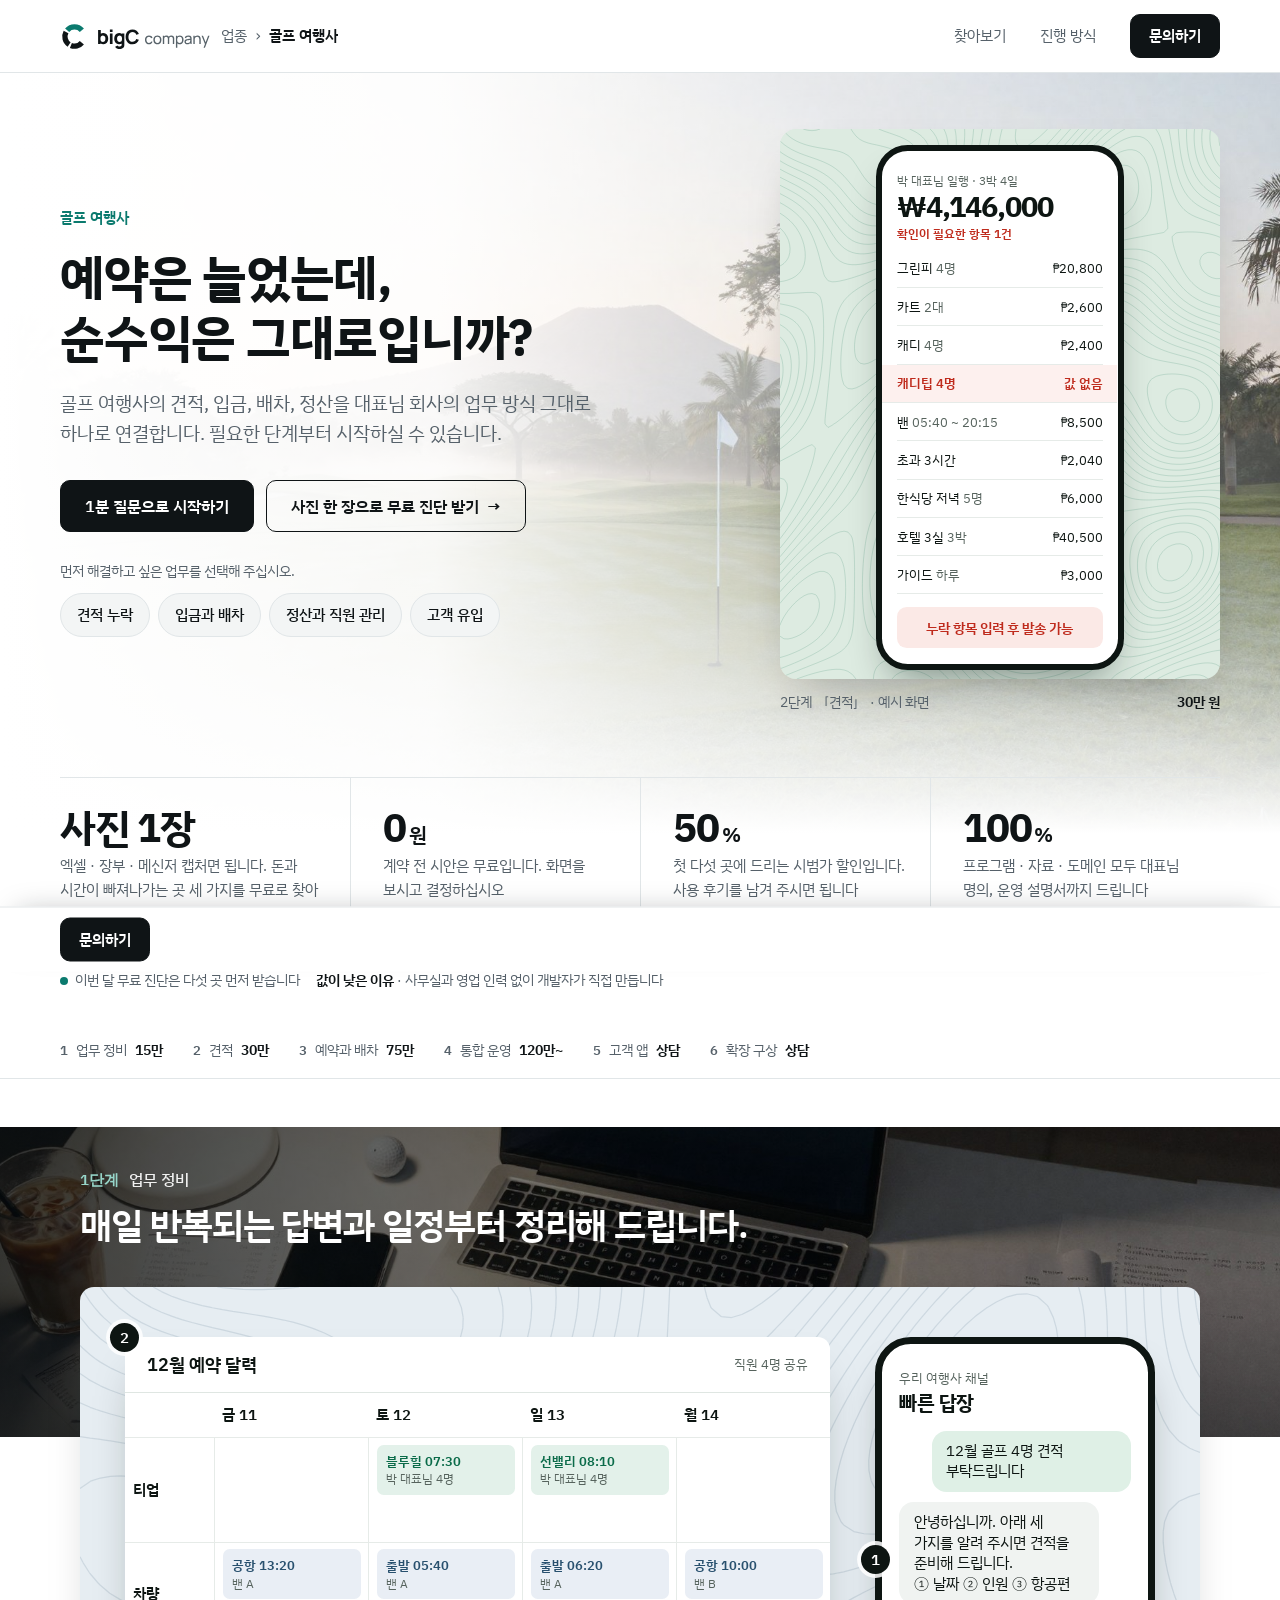
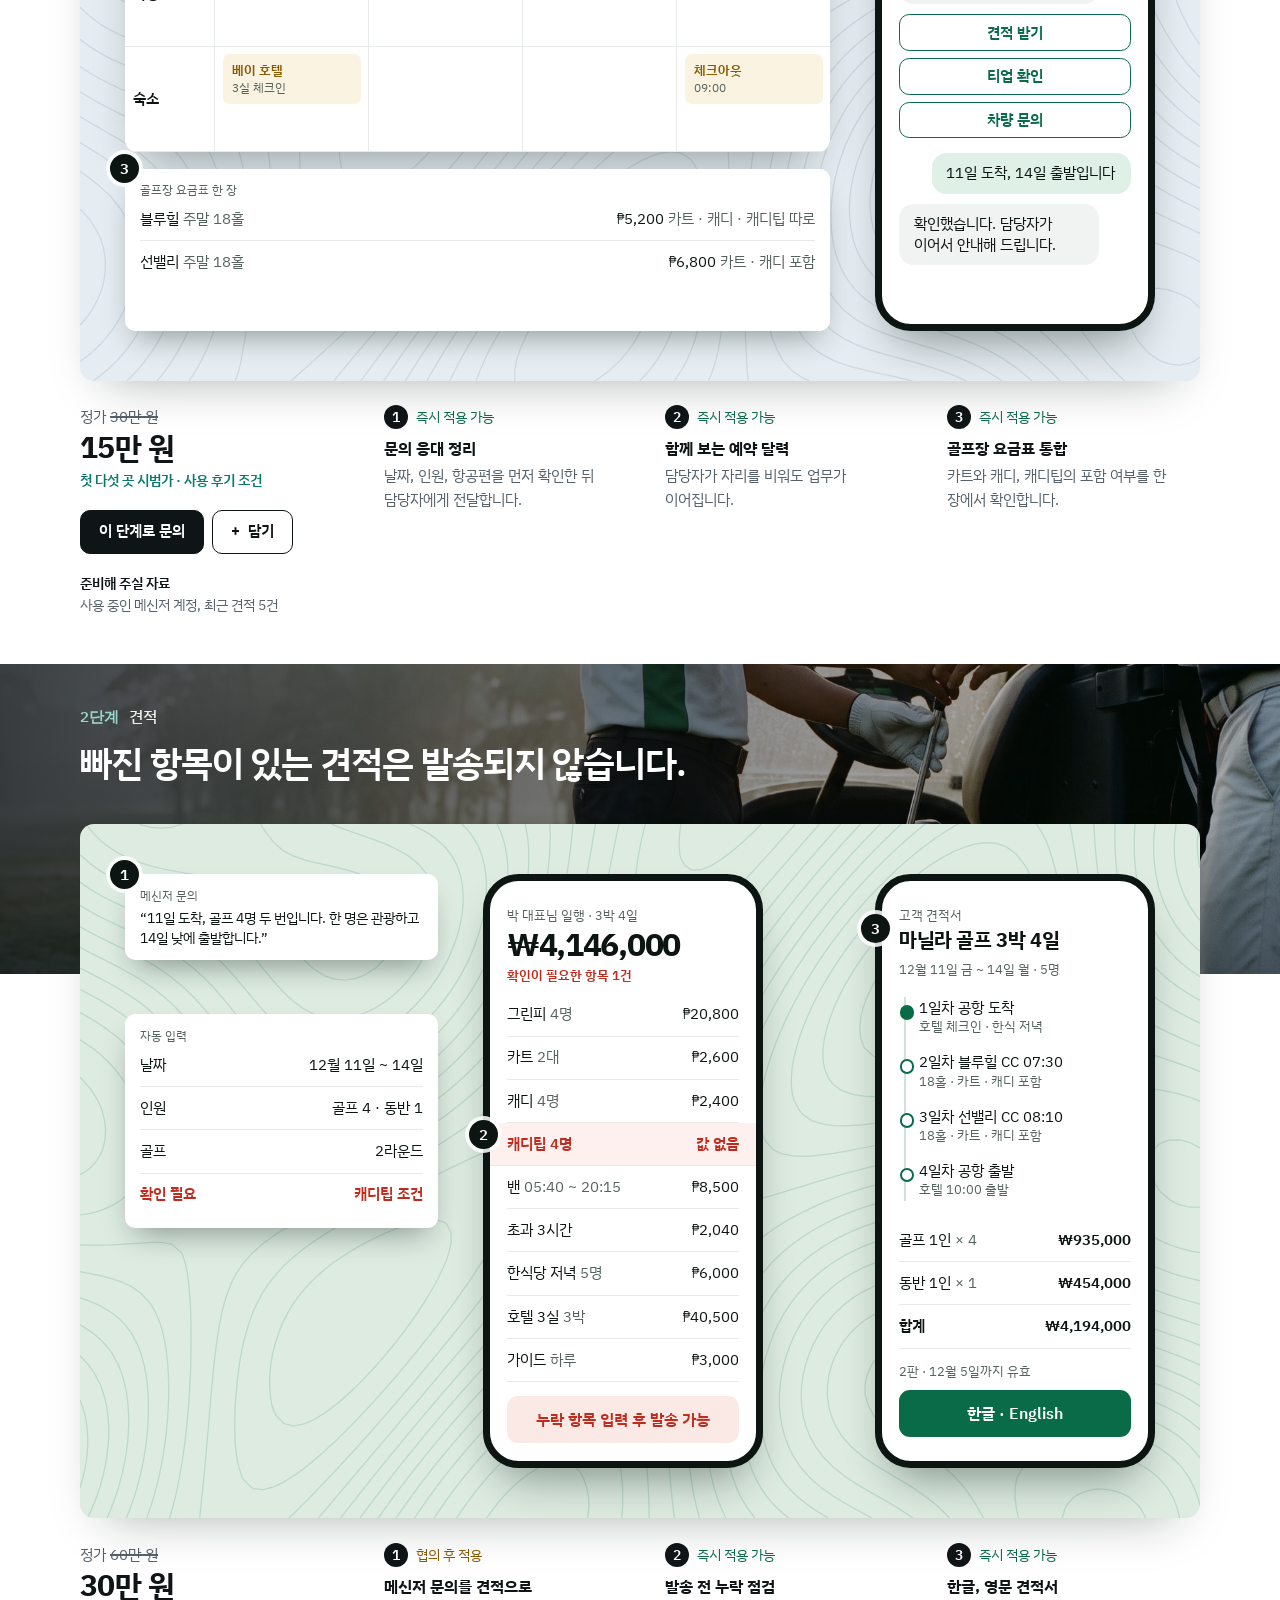
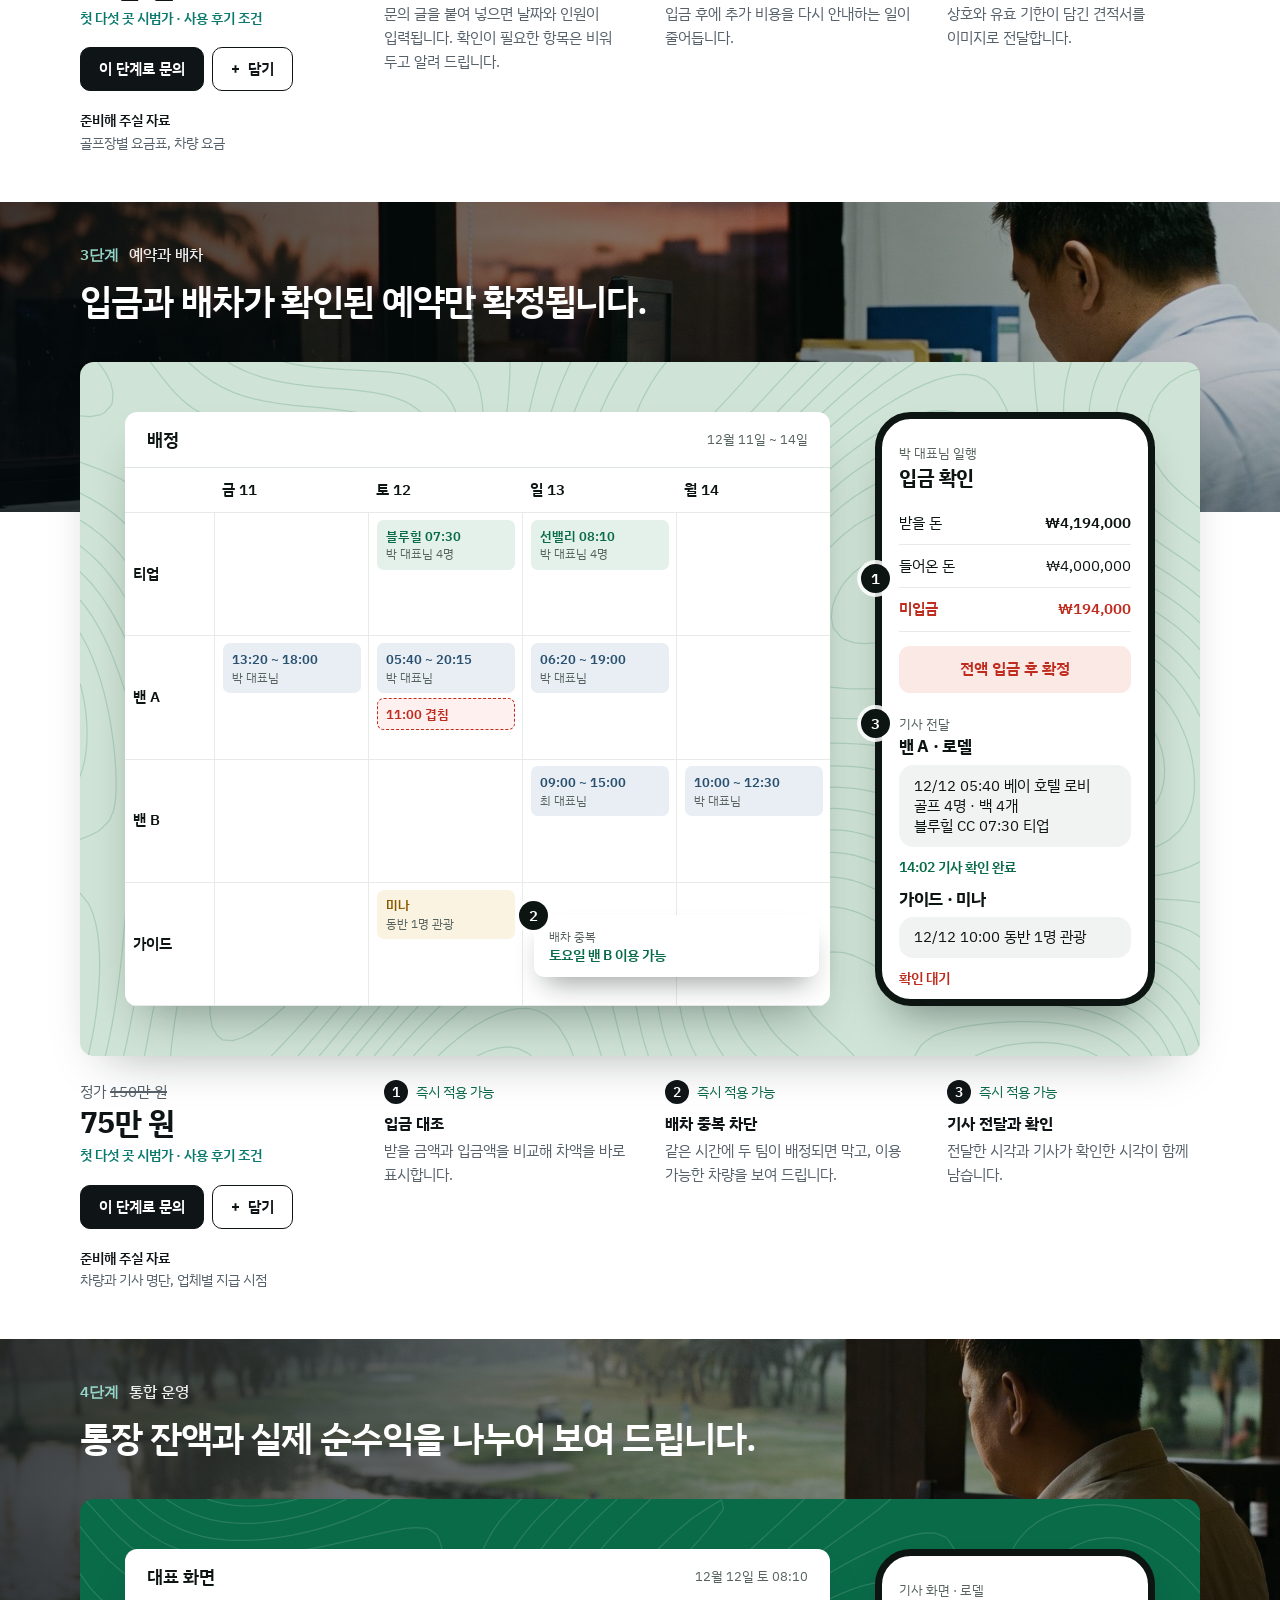
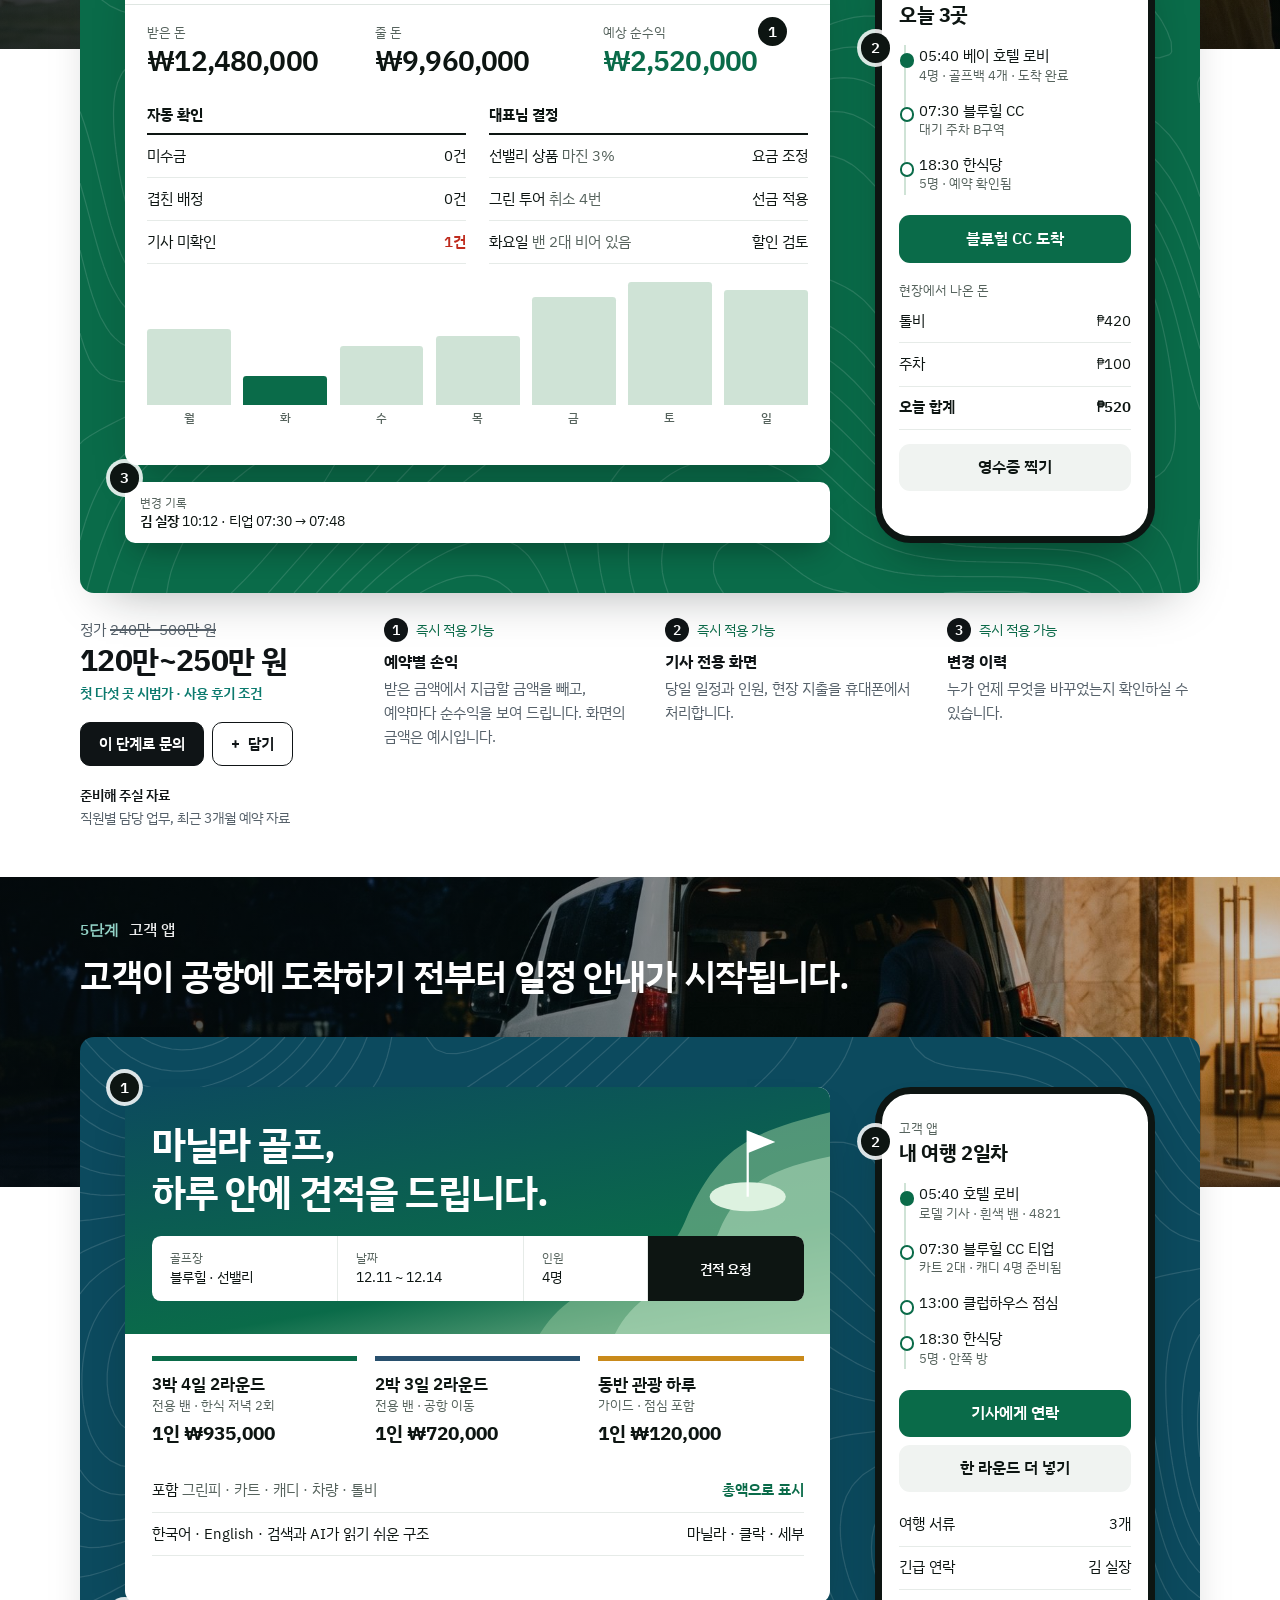
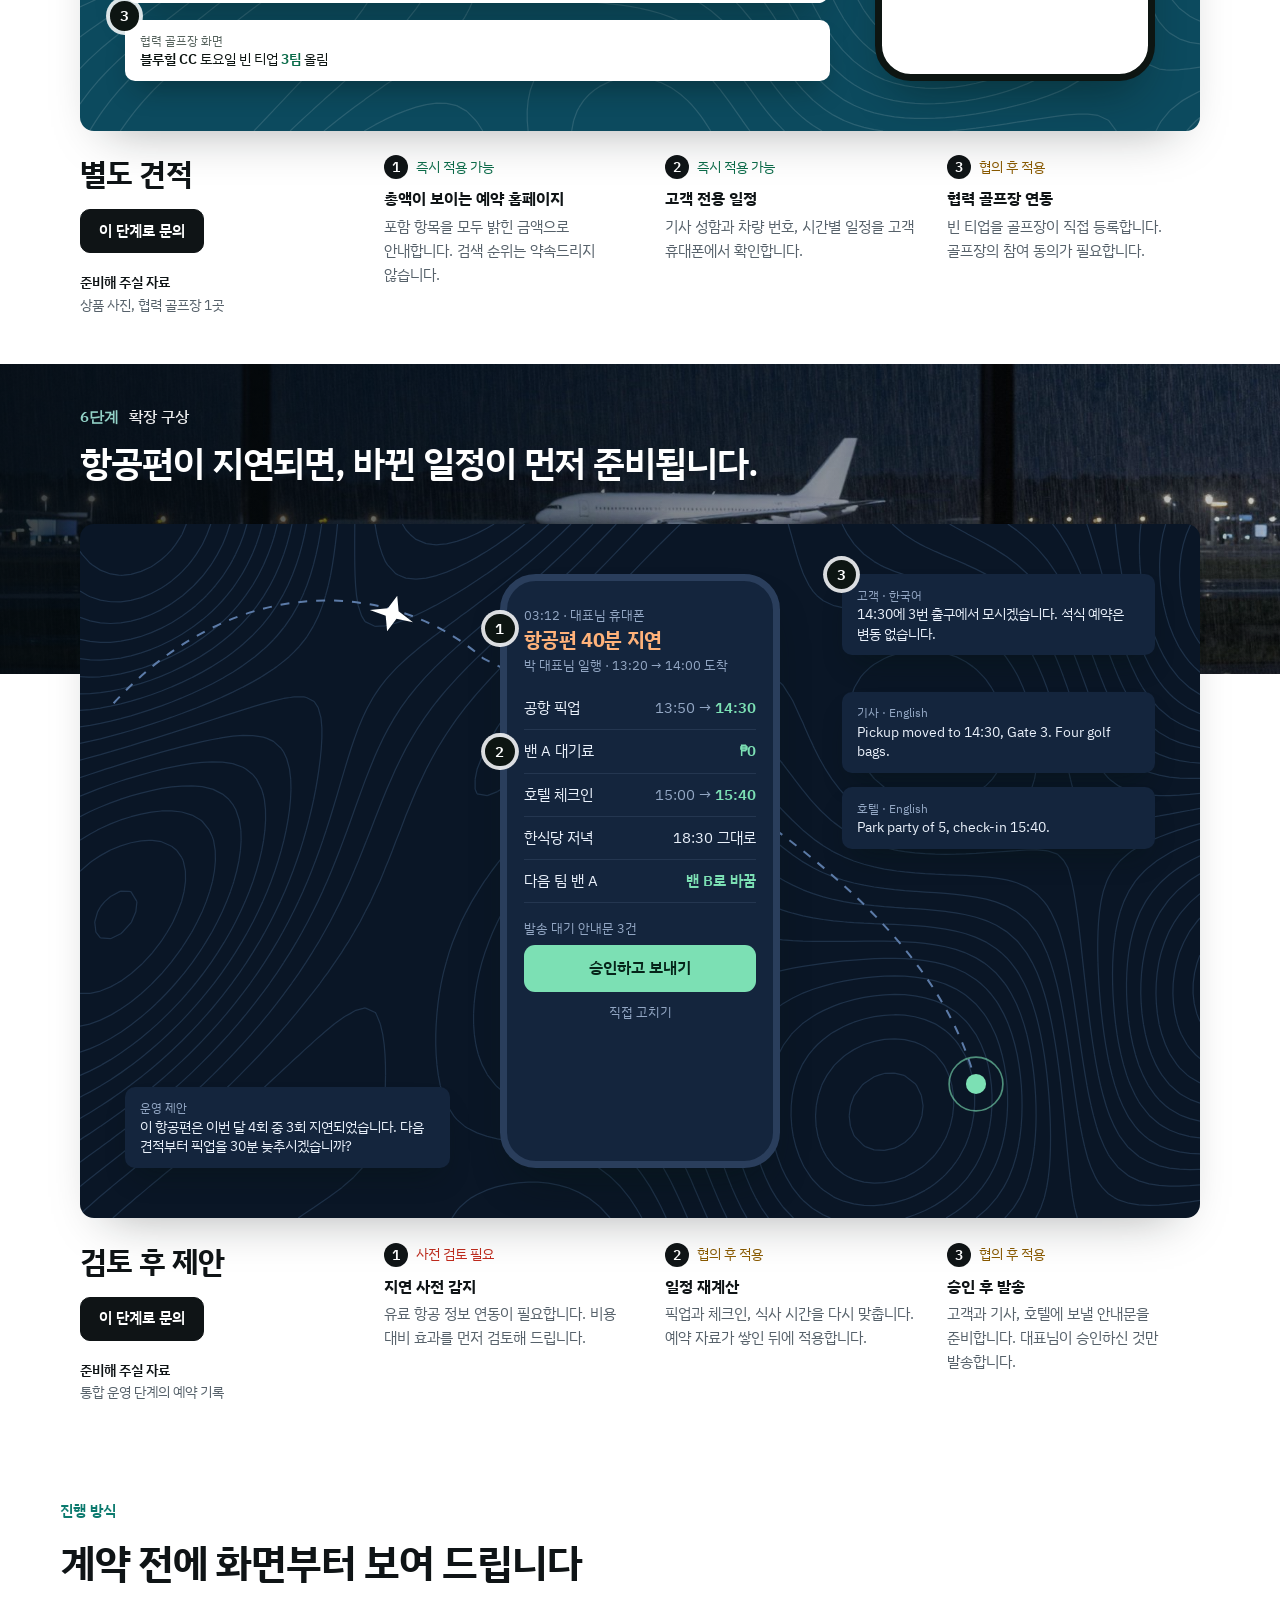
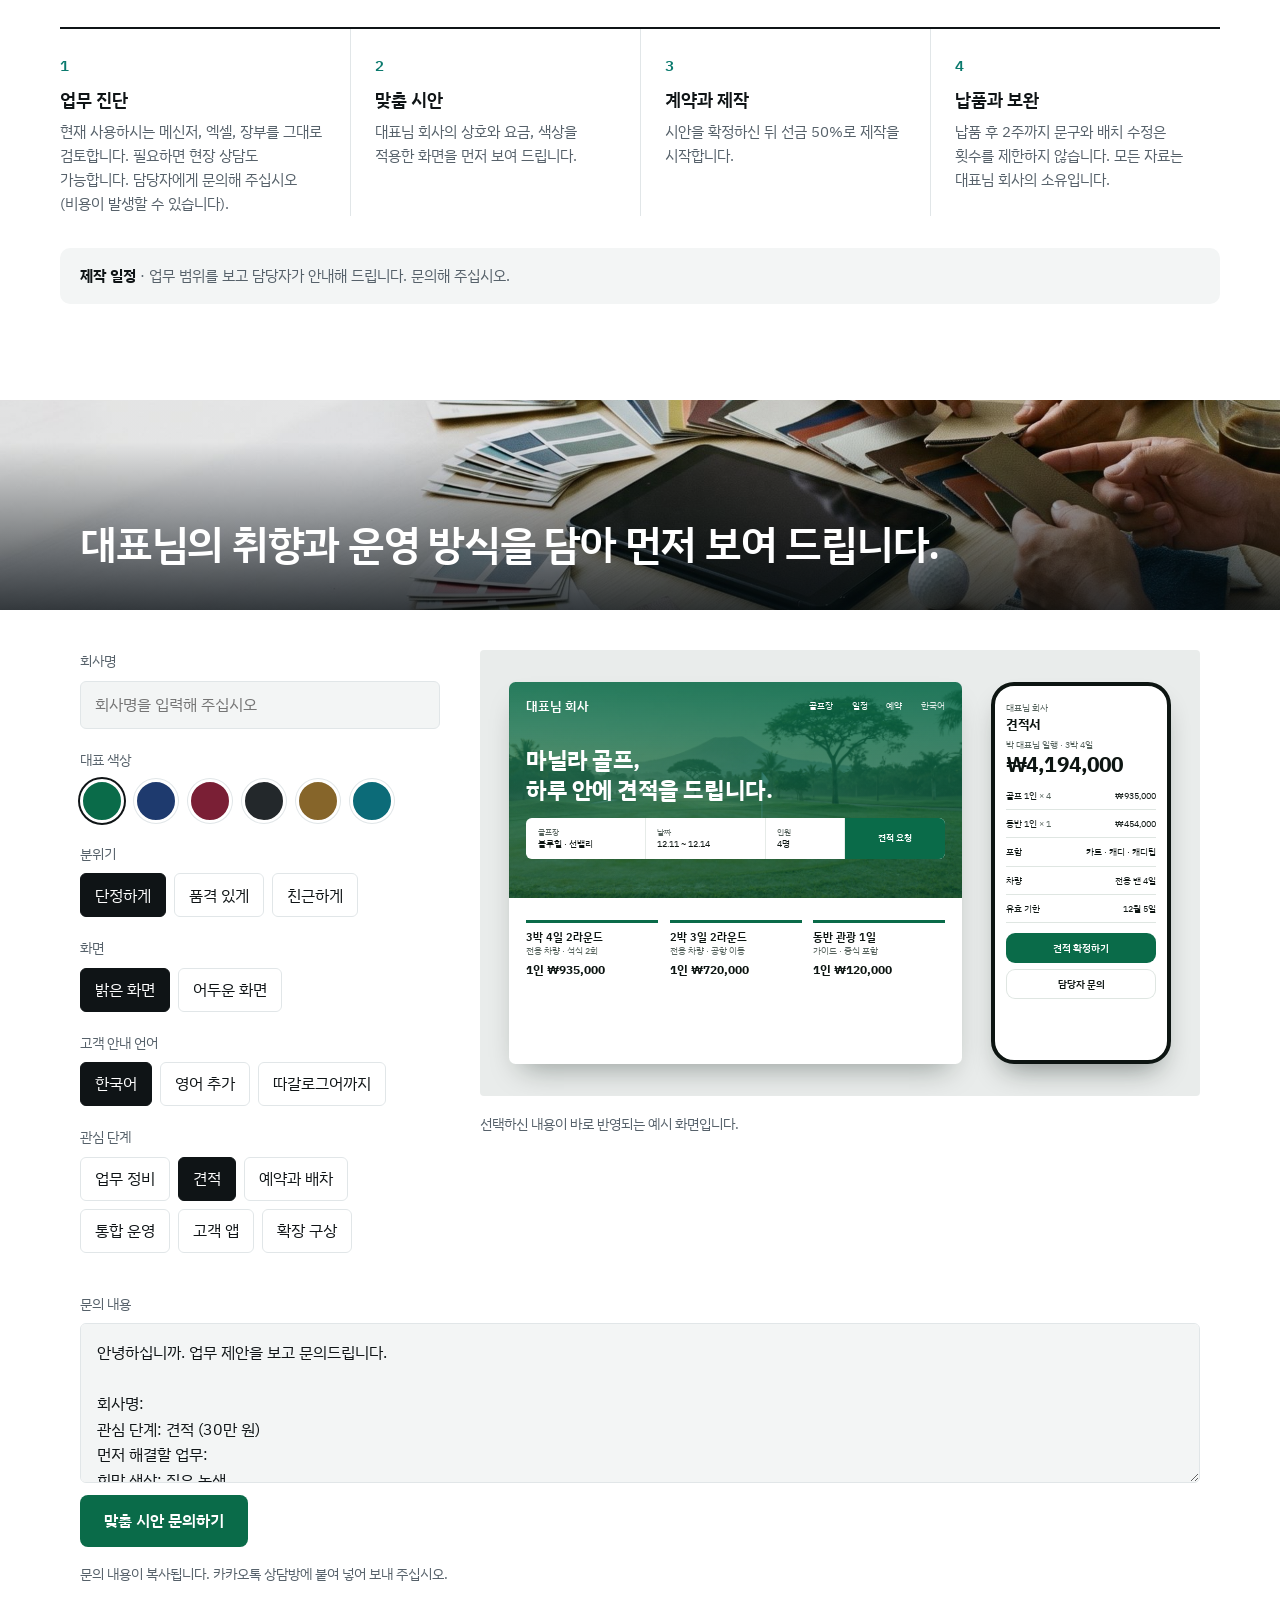
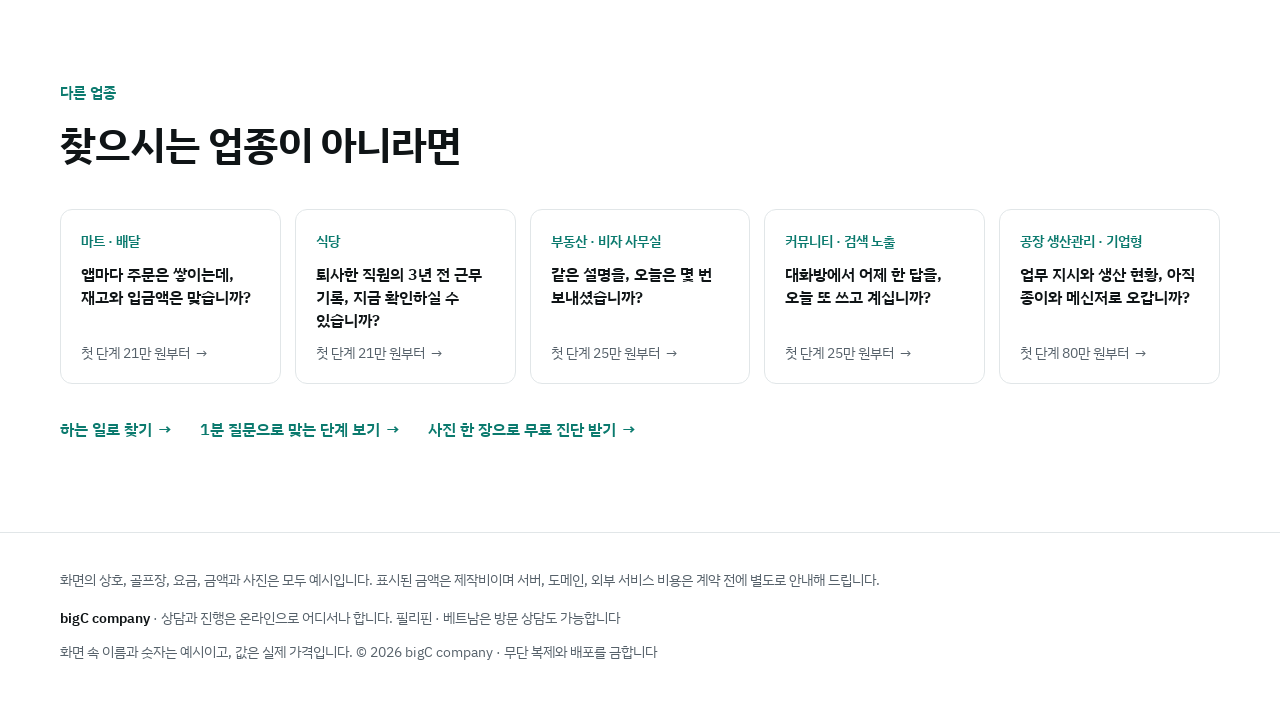
<file: golf/index.html>
<!doctype html><html lang="ko"><head><meta charset="utf-8"><meta name="viewport" content="width=device-width,initial-scale=1,viewport-fit=cover"><meta name="description" content="골프 여행사의 견적, 입금, 배차, 정산을 대표님 회사의 업무 방식 그대로 연결합니다."><meta property="og:type" content="website"><meta property="og:site_name" content="bigC company"><meta property="og:url" content="https://bigc-company.github.io/golf/"><link rel="canonical" href="https://bigc-company.github.io/golf/"><meta property="og:image" content="https://bigc-company.github.io/golf/og.jpg?v=4"><meta property="og:image:width" content="1200"><meta property="og:image:height" content="630"><meta name="twitter:card" content="summary_large_image"><meta property="og:title" content="예약은 늘었는데, 순수익은 그대로입니까?"><meta property="og:description" content="견적부터 정산까지, 쓰시던 방식 그대로 연결합니다."><style>:root{color-scheme:light}body{margin:0;font:14px system-ui}img{max-width:100%}[hidden]{display:none!important}</style><link rel="icon" type="image/png" sizes="32x32" href="../_s/favicon-32.png"><link rel="icon" type="image/png" sizes="16x16" href="../_s/favicon-16.png"><link rel="apple-touch-icon" href="../_s/apple-touch-icon-180.png"></head><body><title>골프 여행사 업무 제안</title>
<meta name="claude:viewport-fit-sides" content="cover">
<link rel="stylesheet" href="https://fonts.googleapis.com/css2?family=IBM+Plex+Sans+KR:wght@400;500;600;700&family=IBM+Plex+Mono:wght@500;600&family=Nanum+Myeongjo:wght@700&family=Gowun+Dodum&display=swap">
<style>
/* Layout: one 1120 column on a 4-column grid. Each price step = heading row, full-width scene, 4 comments on the same columns.
   Scenes are drawn in em; 1em = 1cqw (wide 100x62) or 2.5cqw (compact 40x46), so one source feeds the page, the thumbnails and the KakaoTalk cards. */
:root{
  --bg:#fff;--panel:#F3F6F4;--ink:#0D1512;--soft:#56635D;--line:#DFE6E2;--go:#0A6B49;--go-ink:#fff;--stop:#BF2B1D;--warn:#8A5A00;
  --sans:"IBM Plex Sans KR","Pretendard","Apple SD Gothic Neo","Malgun Gothic",sans-serif;
  --ease:cubic-bezier(.22,.8,.24,1);color-scheme:light}
@media (prefers-color-scheme:dark){:root:not([data-theme="light"]){
  --bg:#0C1110;--panel:#151C19;--ink:#EEF3F0;--soft:#9DABA4;--line:#26302B;--go:#4CC795;--go-ink:#06251A;--stop:#FF8577;--warn:#E5B356;color-scheme:dark}}
:root[data-theme="dark"]{--bg:#0C1110;--panel:#151C19;--ink:#EEF3F0;--soft:#9DABA4;--line:#26302B;--go:#4CC795;--go-ink:#06251A;--stop:#FF8577;--warn:#E5B356;color-scheme:dark}
*{box-sizing:border-box}
html{scroll-behavior:smooth;scroll-padding-top:80px}
body{margin:0;background:var(--bg);color:var(--ink);font:400 16px/1.6 var(--sans);-webkit-font-smoothing:antialiased;word-break:keep-all;overflow-wrap:anywhere}
body::before{content:"";position:fixed;inset:0 0 auto;height:env(safe-area-inset-top,0px);z-index:30;background:var(--bg)}
h1,h2,h3,p,ul,ol,figure{margin:0;padding:0}ul,ol{list-style:none}
a{color:inherit;text-decoration:none}
button,textarea{font:inherit;color:inherit}
button{background:none;border:0;padding:0;cursor:pointer;text-align:inherit}
:focus-visible{outline:2px solid var(--go);outline-offset:3px}
.n{font-variant-numeric:tabular-nums;white-space:nowrap}
.w{max-width:1168px;margin:0 auto;padding-left:max(24px,env(safe-area-inset-left,0px));padding-right:max(24px,env(safe-area-inset-right,0px))}

.top{position:sticky;top:env(safe-area-inset-top,0px);z-index:20;background:var(--bg);border-bottom:1px solid var(--line)}
.top .w{display:grid;grid-template-columns:1fr auto;align-items:center;height:64px;gap:24px}
.brand{font-weight:700;white-space:nowrap}
.rail{position:relative;display:flex}
.rail a{padding:0 16px;height:64px;display:flex;align-items:center;font-size:14px;color:var(--soft);white-space:nowrap}
.rail a:hover{color:var(--ink)}
.rail a[aria-current]{color:var(--ink);font-weight:600}
.rail i{position:absolute;left:0;bottom:-1px;height:2px;background:var(--go);transition:transform .35s var(--ease),width .35s var(--ease)}

.hero{background:#D5D7D9;color:#0D1512;padding-block:56px 0;position:relative;overflow:hidden;min-height:min(52vw,820px)}
.hero::before{content:"";position:absolute;inset:0;background:radial-gradient(62% 72% at 16% 26%,rgba(236,232,228,.9),rgba(236,232,228,.5) 48%,transparent 78%),url(photo/fair.jpg) 50% 70%/cover}
.hero .w{position:relative;z-index:1}
.hero h1{font-size:clamp(32px,4.4vw,56px);line-height:1.18;font-weight:700;letter-spacing:-.035em;text-wrap:balance;max-width:14em}.hero h1 span{display:inline-block}
.hero .sub{margin-top:16px;font-size:18px;color:#27322D;max-width:31em}
.pain{margin-top:32px;display:flex;flex-wrap:wrap;gap:8px;align-items:center}
.pain span{font-size:14px;color:#27322D;width:100%;margin-bottom:2px}
.pain button{min-height:46px;padding:0 18px;border:1px solid #fff;background:#fff;border-radius:8px;font-weight:500;transition:border-color .15s,background .15s}
.pain button:hover{border-color:#0D1512}
.pain button[aria-pressed="true"]{border-color:#0A6B49;color:#0A6B49;font-weight:600}

.ladder{padding-top:40px;display:grid;grid-template-columns:repeat(6,1fr);gap:16px;align-items:end;padding-bottom:88px}
.ladder a{display:block;transition:transform .35s var(--ease)}
.ladder a:hover{transform:translateY(-6px)}
.ladder a>b{display:block;margin-top:12px;font-size:18px;line-height:1.3}
.ladder a>small{font-size:14px;color:var(--soft)}

.step{padding-block:0 80px}
.mom{background-size:cover;min-height:min(38vw,560px);display:flex;align-items:flex-end;margin-bottom:40px;position:relative;color:#fff}
.mom::before{content:"";position:absolute;inset:0;background:linear-gradient(rgba(4,10,14,.1) 20%,rgba(4,10,14,.82))}
.mom .w{position:relative;width:100%;padding-block:40px;display:flex;justify-content:space-between;align-items:flex-end;gap:24px}
.mom h2{font-size:clamp(26px,3.2vw,44px);line-height:1.28;letter-spacing:-.03em;font-weight:600}.mom h2 span{display:block}
.pr{display:flex;gap:14px;align-items:baseline;font-size:18px;margin-bottom:10px}.pr b{font-weight:600}.pr span{opacity:.85}
.hit .mom h2{color:#A9E9CB}
.mom .per small{color:#fff;opacity:.8}.mom .per:hover{color:#A9E9CB}
.g{display:grid;grid-template-columns:repeat(4,1fr);gap:24px}
.sh{align-items:end;margin-bottom:32px}
.sh h2 span,.card h2 span{display:inline-block}
.price b{display:block;font-size:36px;line-height:1.15;font-weight:700;letter-spacing:-.03em}
.price small,.per small{display:block;font-size:14px;font-weight:400;color:var(--soft);white-space:nowrap}
.sh .h{grid-column:2/4}
.sh h2 span,.card h2 span{display:inline-block}
.sh h2{font-size:clamp(24px,2.6vw,36px);line-height:1.25;letter-spacing:-.03em;text-wrap:balance}
.per{text-align:right;font-weight:600;justify-self:end}.per:hover{color:var(--go)}
.cm{margin-top:32px}
.cm h3{font-size:16px;line-height:1.45;margin-bottom:4px}
.cm p{font-size:16px;color:var(--soft)}
.cm .k{display:flex;align-items:center;gap:8px;font-size:14px;color:var(--soft);margin-bottom:8px}
.cm .k i{flex:none;width:24px;height:24px;border-radius:50%;background:var(--ink);color:var(--bg);font:600 14px/24px var(--sans);text-align:center}
.cm .k u{text-decoration:none}
.cm .ok u{color:var(--go)}.cm .if u{color:var(--warn)}.cm .ask u{color:var(--stop)}
.hit .sh h2{color:var(--go)}
.note{margin-top:16px;font-size:14px;color:var(--soft)}

.end{padding-block:80px;border-top:1px solid var(--line)}
.end h2{font-size:clamp(24px,2.6vw,36px);line-height:1.25;letter-spacing:-.03em;margin-bottom:24px}
.way li{border-top:2px solid var(--ink);padding-top:12px}
.way b{display:block}
.way p{color:var(--soft)}
.ask .pick{display:flex;flex-wrap:wrap;gap:8px;margin-bottom:16px}
.ask .pick button{min-height:46px;padding:0 16px;border:1px solid var(--line);border-radius:8px}
.ask .pick button[aria-pressed="true"]{border-color:var(--go);color:var(--go);font-weight:600}
.ask textarea{display:block;width:100%;min-height:232px;padding:16px;border:1px solid var(--line);border-radius:8px;background:var(--panel);line-height:1.6;resize:vertical}
.cta{margin-top:12px;min-height:52px;padding:0 24px;border-radius:8px;background:var(--go);color:var(--go-ink);font-weight:600}
.cta:active{transform:scale(.97)}
.cards{display:flex;gap:16px;overflow-x:auto;padding-bottom:12px;scroll-snap-type:x proximity}
.cards img{flex:none;width:270px;height:auto;border:1px solid var(--line);scroll-snap-align:start}
footer{padding-block:32px 56px;border-top:1px solid var(--line);font-size:14px;color:var(--soft)}

/* ---------- scenes: fixed picture palette, independent of the page theme ---------- */
.sc{container-type:inline-size;position:relative;overflow:hidden;aspect-ratio:100/62;background:var(--sb);color:#0D1512;border-radius:4px;user-select:none}
.sc canvas{position:absolute;inset:0;width:100%;height:100%}
.st{position:absolute;inset:0;font-size:1cqw;line-height:1.4;font-family:var(--sans)}
.s0{--sb:#E6EDF2;--ct:rgba(40,80,110,.13)}.s1{--sb:#DDEBE1;--ct:rgba(10,107,73,.15)}.s2{--sb:#CFE3D6;--ct:rgba(10,107,73,.17)}
.s3{--sb:#0A6B49;--ct:rgba(255,255,255,.13)}.s4{--sb:#0C4A5E;--ct:rgba(255,255,255,.13)}.s5{--sb:#0A1626;--ct:rgba(140,190,255,.16)}
.st b{font-weight:600}
.ph,.bd,.fl{position:absolute;background:#fff}
.ph{width:25em;height:53em;border-radius:3.2em;border:.65em solid #0D1512;overflow:hidden;box-shadow:0 2.2em 4em -1.6em rgba(5,20,14,.45)}
.ph>div{padding:2.2em 1.5em 1.5em;height:100%;position:relative}
.ph .t{font-size:1.2em;color:#56635D}.ph .t.r{color:#BF2B1D}
.ph .h{font-size:1.75em;font-weight:700;line-height:1.3;letter-spacing:-.02em}
.cus{border-top:1px solid var(--line);padding-bottom:80px}
.cusimg{background:url(photo/swatch.jpg) 50% 50%/cover;min-height:min(30vw,420px);display:flex;align-items:flex-end;color:#fff;position:relative;margin-bottom:40px}
.cusimg::before{content:"";position:absolute;inset:0;background:linear-gradient(rgba(4,10,14,.1) 20%,rgba(4,10,14,.8))}
.cusimg .w{position:relative;width:100%;padding-block:40px}.cusimg h2{font-size:clamp(26px,3.2vw,44px);line-height:1.28;letter-spacing:-.03em;font-weight:600}.cusimg h2 span{display:inline-block}
.cusg{display:grid;grid-template-columns:minmax(0,4fr) minmax(0,8fr);gap:40px;align-items:start}
.opt{display:grid;gap:20px}.opt fieldset{border:0;margin:0;padding:0;min-width:0}.opt legend,.fld span,.msgw label{display:block;font-size:14px;color:var(--soft);padding:0;margin-bottom:8px}
.fld input{width:100%;min-height:48px;padding:0 14px;border:1px solid var(--line);border-radius:6px;background:var(--panel);font:inherit;color:inherit}
.sw{display:flex;gap:10px;flex-wrap:wrap}.sw button{width:44px;height:44px;border-radius:50%;background:var(--c);border:3px solid var(--bg);box-shadow:0 0 0 1px var(--line)}.sw [aria-pressed="true"]{box-shadow:0 0 0 2px var(--ink)}
.seg{display:flex;flex-wrap:wrap;gap:8px}.seg button{min-height:44px;padding:0 14px;border:1px solid var(--line);border-radius:6px;font-size:16px}.seg [aria-pressed="true"]{border-color:var(--ink);background:var(--ink);color:var(--bg)}
.msgw{margin-top:40px}.msgw textarea{display:block;width:100%;min-height:330px;padding:16px;border:1px solid var(--line);border-radius:6px;background:var(--panel);line-height:1.6;resize:vertical}
.pv{--ac:#0A6B49;--pb:#fff;--pi:#0D1512;--ps:#56635D;--pl:#DFE6E2;--pr:.9em;--pf:var(--sans);--sb:#E9ECEB;transition:background .3s}
.pv .st{font-family:var(--pf)}.pv .bd,.pv .ph{background:var(--pb);color:var(--pi);transition:background .3s,color .3s,border-radius .3s}.pv .bd{border-radius:var(--pr);height:53em}.pv .ph2{height:33em}.pv .pk{padding-top:3em}
.pv .ph2{padding:2em 2.4em 2.6em;color:#fff;background:linear-gradient(color-mix(in srgb,var(--ac) 88%,transparent),color-mix(in srgb,var(--ac) 45%,transparent)),url(photo/fair.jpg) 50% 60%/cover;height:30em;transition:background .3s}
.pv .ph2 header{display:flex;gap:2em;align-items:center;font-size:1.3em}.pv .ph2 header b{font-size:1.4em;margin-right:auto}.pv .ph2 header em{font-style:normal;opacity:.85}
.pv .ph2 h4{margin:1.3em 0 0;font-size:3.2em;line-height:1.3;letter-spacing:-.02em}
.pv .se{position:relative;display:grid;grid-template-columns:1.2fr 1.2fr .8fr 1fr;background:#fff;color:#0D1512;border-radius:var(--pr);margin-top:2.2em;overflow:hidden}.pv .se span{padding:1em 1.3em;font-size:1.25em;border-right:.08em solid #E6EBE8}.pv .se span:last-child{background:var(--ac)!important;color:#fff;display:grid;place-items:center;border:0;font-weight:600}.pv .se small{display:block;font-size:.85em;color:#56635D}
.pv .pk div,.pv .pk div:nth-child(n){border-color:var(--ac)}.pv .pk span,.pv .ph .t,.pv .row em{color:var(--ps)}.pv .row{border-color:var(--pl)}.pv .btn{background:var(--ac);border-radius:var(--pr)}.pv .btn.b2{background:transparent;color:var(--pi);box-shadow:inset 0 0 0 .1em var(--pl)}
.pv.dk{--pb:#14191B;--pi:#F0F3F2;--ps:#A3AFAA;--pl:#2C3437;--sb:#2A3033}
.ph .big{font-size:2.9em;font-weight:700;letter-spacing:-.04em;line-height:1.2}
.bd{width:63em;height:46em;border-radius:1.1em;overflow:hidden;box-shadow:0 2.2em 4em -1.6em rgba(5,20,14,.38)}
.bd>header{display:flex;justify-content:space-between;align-items:center;height:5em;padding:0 2em;border-bottom:.1em solid #DFE6E2}
.bd>header b{font-size:1.6em}.bd>header span{font-size:1.2em;color:#56635D}
.fl{border-radius:.9em;padding:1.1em 1.4em;box-shadow:0 1.4em 2.6em -1em rgba(5,20,14,.42);font-size:1em}
.fl p{font-size:1.25em}.fl .t{font-size:1.1em;color:#56635D}
.row{display:flex;justify-content:space-between;align-items:center;gap:1em;padding:.75em 0;border-bottom:.08em solid #E6EBE8;font-size:1.3em}
.row em{font-style:normal;color:#56635D}
.row span:last-child{font-variant-numeric:tabular-nums;white-space:nowrap}
.r{color:#BF2B1D}.gr{color:#0A6B49}
.btn{display:block;text-align:center;border-radius:.7em;padding:.8em;font-size:1.4em;font-weight:600;background:#0A6B49;color:#fff}
.btn.off{background:#FBE9E6;color:#BF2B1D}
.bub{font-size:1.3em;border-radius:1em;padding:.7em 1em;margin-bottom:.7em;max-width:86%}
.bub.me{background:#DFF0E6;margin-left:auto}.bub.yo{background:#F0F3F1}
.chips{display:grid;gap:.6em;margin-top:.6em}.chips i{font-style:normal;font-size:1.3em;border:.09em solid #0A6B49;color:#0A6B49;border-radius:.7em;text-align:center;padding:.5em;font-weight:600}
.pin{position:absolute;width:2.6em;height:2.6em;border-radius:50%;background:#0D1512;color:#fff;z-index:5;display:grid;place-items:center;box-shadow:0 0 0 .35em rgba(255,255,255,.85)}
.pin::before{font-style:normal;content:attr(data-n);font-size:1.35em;font-weight:600;line-height:1}
.cal{display:grid;grid-template-columns:8em repeat(4,1fr);height:41em;grid-template-rows:4em repeat(4,1fr)}
.cal>*{border-bottom:.08em solid #E6EBE8;border-left:.08em solid #E6EBE8;padding:.6em .7em;min-width:0}
.cal>.d,.cal>.l{border-left:0}.cal .d b,.cal .l b{font-size:1.3em}.cal .d,.cal .l{display:flex;align-items:center}
.ev{border-radius:.6em;padding:.5em .7em;background:#E3F1EA;margin-bottom:.5em;border:.12em solid transparent}
.ev b{display:block;font-size:1.2em;color:#0A6B49;white-space:nowrap}.ev span{font-size:1.1em;color:#56635D;white-space:nowrap}
.ev.x{background:#FDF0EE;border:.12em dashed #BF2B1D}.ev.x b{color:#BF2B1D}.ev.sv{background:#E9EEF5}.ev.sv b{color:#28506E}.ev.sn{background:#FBF3E2}.ev.sn b{color:#8A5A00}
.kp{display:grid;grid-template-columns:repeat(3,1fr);padding:1.6em 2em;gap:2em}
.kp small{display:block;font-size:1.2em;color:#56635D}.kp b{display:block;font-size:2.5em;letter-spacing:-.03em;line-height:1.35;white-space:nowrap}
.two{display:grid;grid-template-columns:1fr 1fr;gap:2em;padding:0 2em}
.two h4{margin:0;font-size:1.3em;padding:.5em 0;border-bottom:.15em solid #0D1512}
.bars{display:flex;align-items:end;gap:1.1em;height:11em;padding:0 2em;margin-top:1.6em}
.bars i{flex:1;background:#CFE3D6;border-radius:.3em .3em 0 0;position:relative}.bars i.hi{background:#0A6B49}
.bars i::after{content:attr(data-d);position:absolute;bottom:-1.7em;left:0;right:0;text-align:center;font:500 1.1em/1.4 var(--sans);color:#56635D}
.site{padding:0}
.site .hv{height:22em;background:linear-gradient(170deg,#0C4A5E,#0A6B49 70%,#7DB58C);color:#fff;padding:3em 2.4em;position:relative;overflow:hidden}
.site .hv svg{position:absolute;inset:0;width:100%;height:100%}
.site .hv b{position:relative;display:block;font-size:3.4em;line-height:1.25;letter-spacing:-.03em;font-weight:700}
.site .se{position:relative;display:grid;grid-template-columns:1.2fr 1.2fr .8fr 1fr;background:#fff;color:#0D1512;border-radius:.8em;margin-top:1.8em;overflow:hidden}
.site .se span{padding:1em 1.3em;font-size:1.25em;border-right:.08em solid #E6EBE8}.site .se span:last-child{background:#0D1512;color:#fff;font-weight:600;display:grid;place-items:center;border:0}
.site .se small{display:block;font-size:.85em;color:#56635D}
.pk{display:grid;grid-template-columns:repeat(3,1fr);gap:1.6em;padding:2em 2.4em}
.pk div{border-top:.5em solid #0A6B49;padding-top:1em}.pk div:nth-child(2){border-color:#28506E}.pk div:nth-child(3){border-color:#C98A1B}
.pk b{display:block;font-size:1.5em}.pk span{display:block;font-size:1.2em;color:#56635D}.pk strong{display:block;font-size:1.7em;margin-top:.3em}
.tl{position:relative;padding-left:1.8em;margin-top:1em}
.tl::before{content:"";position:absolute;left:.45em;top:.6em;bottom:.6em;width:.14em;background:#CFE3D6}
.tl li{position:relative;padding:.55em 0;font-size:1.3em}.tl li::before{content:"";position:absolute;left:-1.35em;top:1em;width:.75em;height:.75em;border-radius:50%;background:#fff;border:.2em solid #0A6B49}
.tl li.now::before{background:#0A6B49}.tl em{font-style:normal;color:#56635D;display:block;font-size:.88em}
.s5 .ph,.s5 .fl{background:#14253D;color:#EAF1FB;border-color:#2A3E5C}.s5 .ph .t,.s5 .fl .t,.s5 .row em{color:#93A7C4}.s5 .row{border-color:#243650}
.s5 .gr{color:#7CE0B4}.s5 .r{color:#FFB27A}.s5 .btn{background:#7CE0B4;color:#06251A}
.map{position:absolute;left:0;top:0;width:100%;height:100%}
.map text{font:600 1.5px var(--sans);fill:#93A7C4}

/* default wide positions */
.ph.a{left:71em;top:4.5em}.bd{left:4em;top:4.5em}.bar{left:4em;bottom:4.5em;width:63em}
.s0 .bd{height:37em}.s0 .cal{height:32em;grid-template-rows:4em repeat(3,1fr)}.s0 .bar{height:14.5em}.s2 .bd{height:53em}.s2 .cal{height:48em}
.s1 .ph.a{left:36em}.s1 .ph.b{left:71em;top:4.5em}
.s5 .ph.a{left:37.5em}
/* compact positions: emitted for narrow screens and for cards by build.py */
@media (max-width:760px){.step .sc{aspect-ratio:40/50}.step .st{font-size:2.5cqw}.step .bd{left:2em;top:2em;zoom:.57}.step .ph.a{left:13em;top:13em}.step .s0 .bd{top:2em}.step .s1 .ph.a{left:9.7em;top:1.6em;zoom:.9}.step .s5 .ph.a{left:9.7em;top:1.6em;zoom:.9}.step .bar{left:2em!important;top:auto!important;bottom:2em!important;width:36em!important;z-index:4}.step .f2{left:2em!important;top:auto!important;bottom:2em!important;width:36em!important;z-index:4}.step .s0 .bar{display:none}.step .s1 .ph.b{display:none}.step .f1{display:none}.step .f1b{display:none}.step .f5a{display:none}.step .f5b{display:none}.step .f5c{display:none}.step .f5d{display:none}.step .pin{display:none}.step .fl p{font-size:1.4em}.pvw .sc{aspect-ratio:40/50}.pvw .st{font-size:2.5cqw}.pvw .bd{left:2em;top:2em;zoom:.57}.pvw .ph.a{left:13em;top:13em}.pvw .s0 .bd{top:2em}.pvw .s1 .ph.a{left:9.7em;top:1.6em;zoom:.9}.pvw .s5 .ph.a{left:9.7em;top:1.6em;zoom:.9}.pvw .bar{left:2em!important;top:auto!important;bottom:2em!important;width:36em!important;z-index:4}.pvw .f2{left:2em!important;top:auto!important;bottom:2em!important;width:36em!important;z-index:4}.pvw .s0 .bar{display:none}.pvw .s1 .ph.b{display:none}.pvw .f1{display:none}.pvw .f1b{display:none}.pvw .f5a{display:none}.pvw .f5b{display:none}.pvw .f5c{display:none}.pvw .f5d{display:none}.pvw .pin{display:none}.pvw .fl p{font-size:1.4em}}


@media (prefers-reduced-motion:no-preference){
  .mv{transition:transform .9s var(--ease)}
  .sc:not(.on) .mv.up{transform:translateY(2em)}.sc:not(.on) .mv.lf{transform:translateX(2em)}
  .on .shake{animation:sh 5s 1s infinite}.on .pulse{animation:pu 2.4s infinite}
  @keyframes sh{0%,86%,100%{transform:none}89%{transform:translateX(.35em)}92%{transform:translateX(-.35em)}95%{transform:translateX(.2em)}}
  @keyframes pu{50%{opacity:.45}}
}
@media (max-width:760px){
  .w{padding-left:max(16px,env(safe-area-inset-left,0px));padding-right:max(16px,env(safe-area-inset-right,0px))}
  .top .w{grid-template-columns:1fr;height:52px}.brand{display:none}
  .rail{justify-content:space-between}.rail a{padding:0 4px;height:52px}
  .hero{padding-block:36px 0;min-height:0;padding-bottom:58vw}.hero::before{inset:auto 0 0;aspect-ratio:1/1;background:url(photo/fair.jpg) 62% 100%/cover;-webkit-mask-image:linear-gradient(transparent,#000 38%);mask-image:linear-gradient(transparent,#000 38%)}
  .mom{min-height:100vw;margin-bottom:24px}.mom .w{padding-block:24px;flex-direction:column;align-items:flex-start;gap:16px}.mom .per{text-align:left;justify-self:start}
  .ladder{display:flex;overflow-x:auto;gap:12px;padding-bottom:56px;margin-inline:-16px;padding-inline:16px;scrollbar-width:none}
  .ladder a{flex:none;width:148px}
  .step{padding-block:0 56px}.end{padding-block:56px}
  .g{grid-template-columns:1fr;gap:20px}
  .cusg{grid-template-columns:1fr;gap:28px}.cusimg{min-height:80vw;margin-bottom:28px}.pv .bd{zoom:.57;left:2em;top:2em}
  .price b{font-size:26px}.cm .k i{display:none}
  .sh{display:grid;grid-template-columns:1fr auto;margin-bottom:20px;gap:16px}.sh .h{grid-column:1/-1;grid-row:2}.per{grid-row:1;grid-column:2}
}

.b-hv .sc{aspect-ratio:40/50}.b-hv .st{font-size:2.5cqw}.b-hv .bd{left:2em;top:2em;zoom:.57}.b-hv .ph.a{left:13em;top:13em}.b-hv .s0 .bd{top:2em}.b-hv .s1 .ph.a{left:9.7em;top:1.6em;zoom:.9}.b-hv .s5 .ph.a{left:9.7em;top:1.6em;zoom:.9}.b-hv .bar{left:2em!important;top:auto!important;bottom:2em!important;width:36em!important;z-index:4}.b-hv .f2{left:2em!important;top:auto!important;bottom:2em!important;width:36em!important;z-index:4}.b-hv .s0 .bar{display:none}.b-hv .s1 .ph.b{display:none}.b-hv .f1{display:none}.b-hv .f1b{display:none}.b-hv .f5a{display:none}.b-hv .f5b{display:none}.b-hv .f5c{display:none}.b-hv .f5d{display:none}.b-hv .pin{display:none}.b-hv .fl p{font-size:1.4em}
/* ===== bigC company brand frame (182)(P1)(P9) — tokens, buttons, header and footer copied from the first page (draft v6).
   Used by the landing kit, the MES page and the interview bot. Class prefix b- so the pages' own css never collides. ===== */
:root{
  --b-bg:#ffffff;--b-tint:#f3f5f5;--b-ink:#0f1416;--b-mu:#56616a;--b-ln:#e1e6e8;
  --b-acc:#0b7a6e;--b-acc-ink:#ffffff;--b-acc-soft:#e5f1ef;--b-shadow:0 22px 48px -26px rgba(15,20,22,.38);
  --b-f:"IBM Plex Sans KR","Apple SD Gothic Neo","Malgun Gothic",system-ui,sans-serif;--b-mono:"IBM Plex Mono",ui-monospace,Consolas,monospace;
  --logo-ink:#0f1416;--logo-acc:#0b7a6e;--logo-sub:#58636a;
  --hh:72px}
@media (prefers-color-scheme:dark){:root:not([data-theme="light"]){color-scheme:dark;
  --b-bg:#0e1214;--b-tint:#161b1e;--b-ink:#e9eef0;--b-mu:#9aa6ab;--b-ln:#262d31;--b-acc:#4fc1ae;--b-acc-ink:#06201c;--b-acc-soft:#123029;--b-shadow:0 22px 48px -26px rgba(0,0,0,.8);--logo-ink:#eef2f3;--logo-acc:#4fc1ae;--logo-sub:#9aa6ab}}
:root[data-theme="dark"]{color-scheme:dark;
  --b-bg:#0e1214;--b-tint:#161b1e;--b-ink:#e9eef0;--b-mu:#9aa6ab;--b-ln:#262d31;--b-acc:#4fc1ae;--b-acc-ink:#06201c;--b-acc-soft:#123029;--b-shadow:0 22px 48px -26px rgba(0,0,0,.8);--logo-ink:#eef2f3;--logo-acc:#4fc1ae;--logo-sub:#9aa6ab}
body::before{content:"";position:fixed;inset:0 0 auto;height:env(safe-area-inset-top,0px);z-index:50;background:var(--b-bg)}
.b-wrap{max-width:1200px;margin-inline:auto;padding-left:max(20px,env(safe-area-inset-left,0px));padding-right:max(20px,env(safe-area-inset-right,0px))}
.nw{display:inline-block;white-space:nowrap}.nb{white-space:nowrap}
.b-num{font-variant-numeric:tabular-nums}
.b-eyebrow{font-size:15px;font-weight:600;color:var(--b-acc)}

/* buttons (first page .btn) */
.b-btn{display:inline-flex;align-items:center;justify-content:center;gap:8px;min-height:52px;min-width:0;max-width:100%;padding:10px 24px;border-radius:10px;font-weight:600;font-size:16px;line-height:1.35;text-align:center;text-wrap:balance;border:1.5px solid var(--b-ink);background:transparent;color:var(--b-ink);cursor:pointer;transition:transform .15s ease,background .15s ease}
.b-btn .ar{flex:none}
.b-btn:hover{transform:translateY(-1px)}
.b-btn.fill{background:var(--b-ink);color:var(--b-bg)}
.b-btn.sm{min-height:44px;padding:6px 18px;font-size:15px}
.b-link{font-weight:600;font-size:16px;color:var(--b-acc);display:inline-flex;gap:6px;align-items:center;min-height:44px}
.b-link:hover{text-decoration:underline;text-underline-offset:4px}

/* header */
.b-hd,.b-ft{font-family:var(--b-f);-webkit-font-smoothing:antialiased;word-break:keep-all}
.b-hd a,.b-ft a{text-decoration:none;color:inherit}
.b-hd .b-btn.fill{color:var(--b-bg)}
.b-hd{position:sticky;top:env(safe-area-inset-top,0px);z-index:40;background:var(--b-bg);border-bottom:1px solid var(--b-ln)}
.b-hd .b-wrap{height:var(--hh);display:flex;align-items:center;justify-content:space-between;gap:20px}
.b-brand{display:flex;align-items:center;gap:4px;min-width:0}
.b-logo{display:flex;align-items:center;min-height:44px;flex:none}
.b-lk{height:45px;width:auto;display:block;margin-left:-8px}
.b-crumb{display:flex;align-items:center;gap:8px;font-size:15px;color:var(--b-mu);white-space:nowrap;min-width:0}
.b-crumb a{min-height:44px;display:inline-flex;align-items:center}
.b-crumb a:hover{color:var(--b-ink)}
.b-crumb [aria-current]{color:var(--b-ink);font-weight:600;overflow:hidden;text-overflow:ellipsis}
.b-nav{display:flex;align-items:center;gap:34px;font-size:15px}
.b-nav a.n{color:var(--b-mu);min-height:44px;display:inline-flex;align-items:center}
.b-nav a.n:hover{color:var(--b-ink)}

/* footer (first page footer + the draft's example note) */
.b-ft{margin-top:80px;border-top:1px solid var(--b-ln);padding-block:36px 48px;font-size:14px;color:var(--b-mu)}
.b-fine{margin-bottom:16px;max-width:60em}
.b-fl{display:flex;flex-wrap:wrap;justify-content:space-between;gap:12px 32px}
.b-fl b{color:var(--b-ink);font-weight:600}

@media (max-width:760px){
  :root{--hh:60px}
  .b-nav{display:none}
  .b-crumb a,.b-crumb [aria-hidden]{display:none}
  .b-crumb{font-size:14px}
  .b-ft{margin-top:56px;padding-bottom:120px}
}
@media (prefers-reduced-motion:reduce){.b-btn{transition:none}.b-btn:hover{transform:none}}

/* ===== Landing 2.0 kit (182)(183) — the step-page frame; brand.css (header, footer, buttons, tokens) comes first ===== */
:root{--lh:54px;--ov:150px}
/* the draft's own page tokens follow the first page (scenes keep their fixed picture palette) */
:root,:root[data-theme],:root:not([data-theme="light"]){--bg:var(--b-bg);--ink:var(--b-ink);--soft:var(--b-mu);--line:var(--b-ln);--panel:var(--b-tint)}
html{scroll-behavior:smooth;scroll-padding-top:calc(var(--hh) + var(--lh) + 16px)}
@media (prefers-reduced-motion:reduce){html{scroll-behavior:auto}}
body{background:var(--b-bg);color:var(--b-ink);font-family:var(--b-f)}
/* hero: question + the strongest scene, the cover photo kept as a soft background */
.b-hero{position:relative;overflow:hidden;padding-block:56px 0;background:var(--b-bg);color:var(--b-ink);min-height:0}
.b-bg{position:absolute;inset:0 0 auto;height:min(760px,100%);background-size:cover;background-repeat:no-repeat}
.b-bg::after{content:"";position:absolute;inset:0;background:linear-gradient(90deg,var(--b-bg) 0%,color-mix(in srgb,var(--b-bg) 94%,transparent) 34%,color-mix(in srgb,var(--b-bg) 55%,transparent) 62%,color-mix(in srgb,var(--b-bg) 20%,transparent) 100%),linear-gradient(transparent 55%,var(--b-bg))}
.b-hero .b-wrap{position:relative}
.b-grid{display:grid;grid-template-columns:minmax(0,1fr) var(--hvw,440px);gap:56px;align-items:center}
.b-hero h1{font-size:clamp(32px,4.2vw,50px);line-height:1.2;margin:16px 0 22px;letter-spacing:-.025em;font-weight:700;text-wrap:balance;max-width:none}
.b-lead{font-size:19px;color:var(--b-mu);max-width:30em}
.b-ctas{display:flex;flex-wrap:wrap;gap:12px;margin-top:32px}
.b-pains{margin-top:28px;display:flex;flex-wrap:wrap;gap:8px;align-items:center}
.b-pains span{width:100%;font-size:14px;color:var(--b-mu);margin-bottom:2px}
.b-pains button{min-height:44px;padding:0 16px;border-radius:999px;border:1px solid var(--b-ln);background:var(--b-tint);color:var(--b-ink);font-size:15px;font-weight:500;transition:border-color .15s}
.b-pains button:hover{border-color:var(--b-ink)}
.b-pains button[aria-pressed="true"]{border-color:var(--b-acc);color:var(--b-acc);background:var(--b-acc-soft);font-weight:600}
.b-copy .kind span{color:var(--b-mu)}
.b-copy .kind button{border-color:var(--b-ln);background:var(--b-bg);color:var(--b-ink);min-height:44px}
.b-copy .kind button[aria-pressed="true"]{background:var(--b-ink);border-color:var(--b-ink);color:var(--b-bg)}
.b-hv{margin:0}
.b-hv a{display:block;border-radius:16px;box-shadow:var(--b-shadow);transition:transform .2s ease}
.b-hv a:hover{transform:translateY(-3px)}
.b-hv .sc{border-radius:16px}
.b-hv figcaption{display:flex;justify-content:space-between;gap:12px;margin-top:12px;font-size:14px;color:var(--b-mu)}
.b-hv figcaption .b-num{color:var(--b-ink);font-weight:600;white-space:nowrap}

/* benefit band (first page .proof) */
.b-proof{margin-top:64px;border-top:1px solid var(--b-ln);border-bottom:1px solid var(--b-ln)}
.b-cells{display:grid;grid-template-columns:repeat(4,minmax(0,1fr))}
.b-c{padding:28px 24px 26px 0;display:flex;flex-direction:column;gap:6px}
.b-c + .b-c{padding-left:32px;border-left:1px solid var(--b-ln)}
.b-big{font-size:clamp(30px,3.2vw,40px);white-space:nowrap;font-weight:700;letter-spacing:-.03em;line-height:1.05;font-variant-numeric:tabular-nums}
.b-big small{font-size:20px;font-weight:600;letter-spacing:0;margin-left:3px}
.b-cap{font-size:15px;color:var(--b-mu)}
.b-src{padding-block:16px 0;font-size:14px;color:var(--b-mu);display:flex;flex-wrap:wrap;gap:4px 16px;align-items:center}
.b-src b{color:var(--b-ink);font-weight:600}
.b-dot{display:inline-flex;align-items:center;gap:7px}
.b-dot::before{content:"";width:8px;height:8px;border-radius:50%;background:var(--b-acc)}

/* sticky ladder (P3) */
.b-lad{position:sticky;top:calc(env(safe-area-inset-top,0px) + var(--hh));z-index:35;margin-top:32px;background:var(--b-bg);border-bottom:1px solid var(--b-ln)}
.b-lad .b-wrap{display:flex;gap:2px;height:var(--lh);align-items:stretch;overflow-x:auto;scrollbar-width:none;scroll-behavior:smooth}
.b-lad .b-wrap::-webkit-scrollbar{display:none}
.b-lad a{flex:none;display:flex;align-items:center;gap:8px;padding:0 14px;font-size:14px;color:var(--b-mu);border-bottom:2px solid transparent;margin-bottom:-1px;white-space:nowrap;transition:color .15s,border-color .2s}
.b-lad a:first-child{padding-left:0}
.b-lad a i{font:600 13px var(--b-mono);font-style:normal;color:var(--b-mu)}
.b-lad a b{font-weight:600;color:var(--b-ink);font-variant-numeric:tabular-nums}
.b-lad a:hover{color:var(--b-ink)}
.b-lad a[aria-current]{color:var(--b-ink);border-bottom-color:var(--b-acc)}
.b-lad a[aria-current] i{color:var(--b-acc)}
.b-lad a.got b::after{content:" ✓";color:var(--b-acc)}

/* step: photo head with the scene card lifted over its lower part (183) */
.step.b-step{padding-block:0;margin-top:48px}
.b-step .b-wrap{max-width:1160px}
.b-mom{position:relative;overflow:hidden;color:#fff;min-height:310px;padding-top:40px;padding-bottom:calc(var(--ov) + 28px);isolation:isolate}
.b-mi{position:absolute;inset:0;background-size:cover;z-index:-2;transform:scale(1);transition:transform 9s cubic-bezier(.2,.6,.2,1)}
.b-step.in .b-mi{transform:scale(1.04)}
.b-mom::after{content:"";position:absolute;inset:0;z-index:-1;background:linear-gradient(100deg,rgba(4,10,14,.78),rgba(4,10,14,.46) 55%,rgba(4,10,14,.2)),linear-gradient(rgba(4,10,14,0) 50%,rgba(4,10,14,.35))}
.b-no{font-size:16px;font-weight:500;opacity:.92;display:flex;gap:10px;align-items:baseline}
.b-no i{font:600 15px var(--b-mono);font-style:normal;color:#9fe3d6}
.b-mom h2{margin-top:10px;font-size:clamp(26px,3vw,36px);line-height:1.28;letter-spacing:-.03em;font-weight:600;text-wrap:balance;max-width:22em}
.b-mom h2 span{display:inline-block}
.hit .b-mom h2{color:#A9E9CB}
.b-card{position:relative;z-index:2;margin-top:calc(-1 * var(--ov))}
.b-card>.sc{border-radius:14px;box-shadow:var(--b-shadow)}
.b-det{display:grid;grid-template-columns:minmax(0,3fr) minmax(0,9fr);gap:32px;margin-top:24px;align-items:start}
.b-lp{font-size:15px;color:var(--b-mu)}
.b-lp s{text-decoration-thickness:1.5px}
.b-fp b{display:block;font-size:30px;line-height:1.2;font-weight:700;letter-spacing:-.02em}
.b-fp small{display:block;margin-top:4px;font-size:14px;color:var(--b-acc);font-weight:600}
.b-mo{margin-top:6px;font-size:14px;color:var(--b-mu)}
.b-acts{display:flex;flex-wrap:wrap;gap:8px;margin-top:18px}
.b-add[aria-pressed="true"]{background:var(--b-acc-soft);border-color:var(--b-acc);color:var(--b-acc)}
.b-add .b-pl{font-weight:700}
.cm.b-cm{margin:0;display:grid;grid-template-columns:repeat(3,minmax(0,1fr));gap:28px}
.b-cm p{font-size:15px}
.b-prep{margin-top:18px;font-size:14px;color:var(--b-mu)}
.b-prep b{display:block;color:var(--b-ink);font-weight:600}

/* process */
.b-how{padding-block:96px 0}
.b-blk{display:flex;flex-direction:column;gap:14px;max-width:760px;margin-bottom:40px}
.b-blk h2{font-size:clamp(28px,3.4vw,40px);line-height:1.25;letter-spacing:-.025em;font-weight:700;text-wrap:balance}
.b-steps{list-style:none;margin:0;padding:0;display:grid;grid-template-columns:repeat(4,minmax(0,1fr));border-top:2px solid var(--b-ink)}
.b-steps li{padding:24px 24px 0 0;display:flex;flex-direction:column;gap:8px}
.b-steps li + li{padding-left:24px;border-left:1px solid var(--b-ln)}
.b-k i{font:600 15px var(--b-mono);font-style:normal;color:var(--b-acc)}
.b-steps h3{font-size:18px;line-height:1.4;font-weight:600}
.b-steps p{color:var(--b-mu);font-size:15px}
.b-sched{margin-top:32px;padding:16px 20px;border-radius:10px;background:var(--b-tint);font-size:15px;color:var(--b-mu)}
.b-sched b{color:var(--b-ink)}

/* the draft's 「먼저 보여 드립니다」 block: shorter photo band, same frame */
.cus{margin-top:96px;border-top:0;padding-bottom:0}
.cusimg{min-height:min(18vw,210px)}
.cus .msgw textarea,.cus textarea#msg{min-height:160px}

/* other trades (P6) */
.b-next{padding-block:96px 0}
.b-trs{display:grid;grid-template-columns:repeat(5,minmax(0,1fr));gap:14px}
.b-tr{display:flex;flex-direction:column;gap:10px;padding:20px 20px 18px;border:1px solid var(--b-ln);border-radius:12px;background:var(--b-bg);transition:border-color .15s,transform .15s}
.b-tr:hover{border-color:var(--b-ink);transform:translateY(-2px)}
.b-tn{font-size:14px;font-weight:600;color:var(--b-acc)}
.b-tr b{font-size:16px;line-height:1.45;font-weight:600}
.b-tp{margin-top:auto;font-size:14px;color:var(--b-mu);display:flex;gap:6px}
.b-cmh{display:none}
.cm.b-cm li.b-pli{display:none}
.b-unf{display:none;margin:20px auto 0;width:calc(100% - 40px);max-width:520px}
.b-or{margin-top:24px;display:flex;flex-wrap:wrap;gap:4px 28px}

/* bottom bar: phones always (after the hero), every screen once something is in the cart (P7) */
.b-bar{position:fixed;left:0;right:0;bottom:0;z-index:45;background:var(--b-bg);border-top:1px solid var(--b-ln);box-shadow:0 -10px 30px -18px rgba(15,20,22,.35);
  padding:10px 0 calc(10px + env(safe-area-inset-bottom,0px));transform:translateY(110%);transition:transform .25s ease}
.b-bar.on{transform:none}
.b-bar .b-wrap{display:flex;align-items:center;gap:16px}
.b-sum{flex:1;min-width:0;font-size:15px;color:var(--b-mu)}
.b-sum b{color:var(--b-ink);font-weight:600}
.b-sum s{color:var(--b-mu)}
.b-sum:empty{display:none}
.b-bb{display:flex;gap:10px;flex:none}
.b-1m{display:none}
.b-bar:not(.has) .b-clr{display:none}
body.b-cart .b-ft{padding-bottom:120px}

@media (max-width:1080px){
  .b-grid{grid-template-columns:minmax(0,1fr) 360px;gap:36px}
  .b-trs{grid-template-columns:repeat(2,minmax(0,1fr))}
  .b-steps{grid-template-columns:repeat(2,minmax(0,1fr))}
  .b-steps li:nth-child(3){padding-left:0;border-left:0}
  .b-steps li:nth-child(n+3){margin-top:24px}
  .cm.b-cm{grid-template-columns:1fr;gap:20px}
}
@media (max-width:900px){
  .b-grid{grid-template-columns:1fr;gap:40px}
  .b-hv{max-width:min(440px,var(--hvw,440px))}
  .b-cells{grid-template-columns:repeat(2,minmax(0,1fr))}
  .b-c{padding:24px 24px 24px 0}
  .b-c + .b-c{padding-left:0;border-left:0}
  .b-c:nth-child(even){padding-left:28px;padding-right:0;border-left:1px solid var(--b-ln)}
  .b-c:nth-child(n+3){border-top:1px solid var(--b-ln)}
  .b-det{grid-template-columns:1fr;gap:24px}
}
@media (max-width:760px){
  :root{--lh:50px;--ov:88px}
  .b-hero{padding-block:36px 0}
  .b-bg{height:520px}
  .b-bg::after{background:linear-gradient(color-mix(in srgb,var(--b-bg) 80%,transparent),var(--b-bg) 85%)}
  .b-hero h1{margin:12px 0 16px}
  .b-hero h1 .nw{white-space:normal}
  .b-lead{font-size:17px}
  .b-ctas{flex-direction:column;margin-top:26px}
  .b-ctas .b-btn{width:100%}
  .b-proof{margin-top:44px}
  .b-cells{grid-template-columns:1fr}
  .b-c,.b-c:nth-child(even){padding:20px 0;border-left:0}
  .b-c + .b-c{border-top:1px solid var(--b-ln)}
  .b-big{font-size:32px}
  .b-lad{margin-top:40px}
  .b-lad a{padding:0 12px}
  .step.b-step{margin-top:56px}
  .b-mom{min-height:220px;padding-top:28px;padding-bottom:calc(var(--ov) + 24px)}
  .b-mom h2{font-size:24px}
  .b-fp b{font-size:26px}
  .b-pz{display:grid;grid-template-columns:minmax(0,1fr) auto;gap:0 14px;align-items:start}
  .b-pz>p{grid-column:1}
  .b-acts{grid-column:2;grid-row:1/span 4;flex-direction:column;margin-top:2px}
  .b-acts .b-btn{width:100%}
  .b-pz .b-prep{display:none}
  .cm.b-cm li.b-pli{display:block}
  .b-how,.b-next{padding-block:80px 0}
  .b-steps{grid-template-columns:1fr;border-top-width:2px}
  .b-steps li,.b-steps li + li,.b-steps li:nth-child(3){padding:20px 0;border-left:0;border-bottom:1px solid var(--b-ln);margin-top:0}
  .cus{margin-top:72px}
  .b-hv{max-width:min(340px,var(--hvw,440px));margin-inline:auto}
  .b-hv figcaption{font-size:13.5px}
  /* phones: the three scene notes become a side-scrolling strip */
  .cm.b-cm{display:flex;gap:12px;overflow-x:auto;scroll-snap-type:x mandatory;margin-inline:calc(-1 * max(20px,env(safe-area-inset-left,0px)));padding:2px max(20px,env(safe-area-inset-left,0px)) 10px;scrollbar-width:none}
  .cm.b-cm::-webkit-scrollbar{display:none}
  .cm.b-cm li{flex:0 0 82%;scroll-snap-align:start;border:1px solid var(--b-ln);border-radius:12px;padding:16px 16px 14px;background:var(--b-bg)}
  .b-cmh{display:flex;justify-content:space-between;align-items:baseline;font-size:13.5px;color:var(--b-mu);margin-bottom:-12px}
  .b-trs{display:flex;gap:12px;overflow-x:auto;scroll-snap-type:x mandatory;margin-inline:calc(-1 * max(20px,env(safe-area-inset-left,0px)));padding:2px max(20px,env(safe-area-inset-left,0px)) 10px;scrollbar-width:none}
  .b-trs::-webkit-scrollbar{display:none}
  .b-tr{flex:0 0 74%;scroll-snap-align:start}
  /* phones: the colour preview opens on demand */
  .cus.b-fold .cusg,.cus.b-fold .msgw{display:none}
  .b-unf{display:flex}
  .b-bar .b-wrap{flex-wrap:wrap;gap:8px 10px}
  .b-sum{flex-basis:100%;font-size:14px}
  .b-bb{flex:1}
  .b-bb .b-btn{flex:1;min-height:48px}
  .b-1m{display:inline-flex}
  .b-bar.has .b-1m{display:none}
}
@media (max-width:380px){.b-cap{font-size:14px}}
@media (prefers-reduced-motion:reduce){.b-btn,.b-bar,.b-tr,.b-hv a,.b-mi{transition:none}.b-btn:hover,.b-tr:hover,.b-hv a:hover{transform:none}.b-step.in .b-mi{transform:none}}
</style>
<div class="b-hd" role="banner"><div class="b-wrap"><div class="b-brand"><a class="b-logo" href="../" aria-label="bigC company 첫 화면으로"><svg viewBox="0 0 319.37 87" class="b-lk" aria-hidden="true" focusable="false"><g transform="translate(14.5 14.5) scale(0.58)" fill="none" stroke-width="18" stroke-linecap="butt"><path d="M74.51 70.57A32 32 0 0 1 38.01 79.67" stroke="var(--logo-ink)"/><path d="M32.11 76.53A32 32 0 0 1 21.75 34.98" stroke="var(--logo-ink)"/><path d="M25.49 29.43A32 32 0 0 1 74.51 29.43" stroke="var(--logo-acc)"/></g><path d="M99.23 58.624Q96.17099999999999 58.624 94.119 57.199Q92.06700000000001 55.774 91.0315 53.323Q89.996 50.872 89.996 47.794000000000004Q89.996 44.716 91.02199999999999 42.265Q92.048 39.81400000000001 94.043 38.389Q96.038 36.964 98.964 36.964Q101.90899999999999 36.964 104.094 38.370000000000005Q106.279 39.776 107.4855 42.2175Q108.69200000000001 44.659000000000006 108.69200000000001 47.794000000000004Q108.69200000000001 50.872 107.50450000000001 53.323Q106.31700000000001 55.774 104.18900000000001 57.199Q102.061 58.624 99.23 58.624ZM89.122 58.054V30.694000000000003H94.328V43.994H93.682V58.054ZM98.394 54.026Q100.066 54.026 101.13 53.19Q102.194 52.354 102.707 50.938500000000005Q103.22 49.523 103.22 47.794000000000004Q103.22 46.084 102.688 44.6685Q102.156 43.253 101.0445 42.4075Q99.93299999999999 41.562 98.204 41.562Q96.589 41.562 95.5915 42.341Q94.594 43.120000000000005 94.138 44.526Q93.682 45.932 93.682 47.794000000000004Q93.682 49.656000000000006 94.138 51.062000000000005Q94.594 52.468 95.6295 53.247Q96.66499999999999 54.026 98.394 54.026ZM111.92200000000001 34.684V30.124000000000002H117.09V34.684ZM111.92200000000001 58.054V37.534000000000006H117.09V58.054ZM130.238 67.744Q128.49 67.744 126.91300000000001 67.18350000000001Q125.33600000000001 66.623 124.09150000000001 65.6255Q122.84700000000001 64.628 122.06800000000001 63.298L126.85600000000001 60.980000000000004Q127.35000000000001 61.892 128.2715 62.367000000000004Q129.193 62.842 130.276 62.842Q131.435 62.842 132.461 62.4525Q133.48700000000002 62.063 134.10450000000003 61.2935Q134.722 60.524 134.68400000000003 59.384V53.418H135.33V37.534000000000006H139.852V59.46Q139.852 60.22 139.7855 60.8945Q139.71900000000002 61.569 139.548 62.234Q139.054 64.11500000000001 137.7145 65.331Q136.375 66.547 134.437 67.1455Q132.49900000000002 67.744 130.238 67.744ZM129.782 58.624Q126.95100000000001 58.624 124.82300000000001 57.199Q122.69500000000001 55.774 121.50750000000001 53.323Q120.32000000000001 50.872 120.32000000000001 47.794000000000004Q120.32000000000001 44.659000000000006 121.5265 42.2175Q122.733 39.776 124.918 38.370000000000005Q127.10300000000001 36.964 130.048 36.964Q132.97400000000002 36.964 134.969 38.389Q136.964 39.81400000000001 137.99 42.265Q139.01600000000002 44.716 139.01600000000002 47.794000000000004Q139.01600000000002 50.872 137.9805 53.323Q136.94500000000002 55.774 134.89300000000003 57.199Q132.841 58.624 129.782 58.624ZM130.61800000000002 54.026Q132.347 54.026 133.3825 53.247Q134.418 52.468 134.87400000000002 51.062000000000005Q135.33 49.656000000000006 135.33 47.794000000000004Q135.33 45.932 134.87400000000002 44.526Q134.418 43.120000000000005 133.4205 42.341Q132.423 41.562 130.80800000000002 41.562Q129.079 41.562 127.9675 42.4075Q126.85600000000001 43.253 126.32400000000001 44.6685Q125.79200000000002 46.084 125.79200000000002 47.794000000000004Q125.79200000000002 49.523 126.305 50.938500000000005Q126.81800000000001 52.354 127.882 53.19Q128.946 54.026 130.61800000000002 54.026ZM155.58399999999997 58.624Q151.48 58.624 148.5065 56.838Q145.533 55.052 143.92749999999998 51.841Q142.32199999999997 48.63 142.32199999999997 44.374Q142.32199999999997 40.118 143.92749999999998 36.907Q145.533 33.696 148.5065 31.91Q151.48 30.124000000000002 155.58399999999997 30.124000000000002Q160.296 30.124000000000002 163.4975 32.461Q166.69899999999998 34.798 168.01 38.788000000000004L162.80399999999997 40.232Q162.04399999999998 37.743 160.23899999999998 36.3655Q158.434 34.988 155.58399999999997 34.988Q152.981 34.988 151.2425 36.147Q149.504 37.306 148.63 39.415Q147.756 41.524 147.756 44.374Q147.756 47.224000000000004 148.63 49.333Q149.504 51.442 151.2425 52.601Q152.981 53.760000000000005 155.58399999999997 53.760000000000005Q158.434 53.760000000000005 160.23899999999998 52.373000000000005Q162.04399999999998 50.986000000000004 162.80399999999997 48.516000000000005L168.01 49.96Q166.69899999999998 53.95 163.4975 56.287000000000006Q160.296 58.624 155.58399999999997 58.624Z" fill="var(--logo-ink)"/><path d="M187.45499999999998 58.504000000000005Q184.98749999999998 58.504000000000005 183.26999999999998 57.4015Q181.55249999999998 56.299 180.65249999999997 54.36775Q179.75249999999997 52.4365 179.72999999999996 49.954Q179.75249999999997 47.426500000000004 180.67499999999995 45.499Q181.59749999999997 43.5715 183.3225 42.487750000000005Q185.04749999999999 41.404 187.48499999999999 41.404Q190.04249999999996 41.404 191.89499999999998 42.664Q193.74749999999997 43.92400000000001 194.38499999999996 46.114000000000004L191.74499999999998 46.909000000000006Q191.22749999999996 45.499 190.07999999999998 44.719Q188.93249999999998 43.939 187.45499999999998 43.939Q185.78999999999996 43.939 184.70999999999998 44.7115Q183.62999999999997 45.484 183.10499999999996 46.841499999999996Q182.57999999999998 48.199 182.56499999999997 49.954Q182.58749999999998 52.661500000000004 183.81374999999997 54.315250000000006Q185.03999999999996 55.969 187.45499999999998 55.969Q189.03749999999997 55.969 190.08749999999998 55.2415Q191.13749999999996 54.514 191.68499999999997 53.134L194.38499999999996 53.839Q193.53749999999997 56.104 191.75249999999997 57.304Q189.96749999999997 58.504000000000005 187.45499999999998 58.504000000000005ZM203.75999999999996 58.504000000000005Q201.33749999999995 58.504000000000005 199.58999999999997 57.409000000000006Q197.84249999999997 56.314 196.90124999999995 54.38275Q195.95999999999995 52.4515 195.95999999999995 49.939Q195.95999999999995 47.3965 196.91999999999996 45.472750000000005Q197.87999999999997 43.54900000000001 199.63124999999997 42.4765Q201.38249999999996 41.404 203.75999999999996 41.404Q206.18999999999997 41.404 207.94124999999997 42.49525Q209.69249999999997 43.5865 210.63374999999996 45.51025Q211.57499999999996 47.434000000000005 211.57499999999996 49.939Q211.57499999999996 52.481500000000004 210.62624999999997 54.409000000000006Q209.67749999999995 56.3365 207.92249999999996 57.42025Q206.16749999999996 58.504000000000005 203.75999999999996 58.504000000000005ZM203.75999999999996 55.969Q206.27249999999995 55.969 207.50624999999997 54.289Q208.73999999999995 52.609 208.73999999999995 49.939Q208.73999999999995 47.2015 207.49499999999995 45.57025Q206.24999999999997 43.939 203.75999999999996 43.939Q202.06499999999997 43.939 200.96624999999995 44.704Q199.86749999999995 45.469 199.33124999999995 46.819Q198.79499999999996 48.169000000000004 198.79499999999996 49.939Q198.79499999999996 52.676500000000004 200.05499999999995 54.32275Q201.31499999999997 55.969 203.75999999999996 55.969ZM233.64 58.054 233.65499999999997 47.689Q233.65499999999997 45.874 232.68374999999997 44.846500000000006Q231.71249999999998 43.819 230.17499999999998 43.819Q229.26749999999998 43.819 228.46124999999998 44.23525Q227.65499999999997 44.6515 227.14499999999998 45.52525Q226.635 46.399 226.635 47.764L225.225 47.194Q225.18749999999997 45.469 225.92999999999998 44.1715Q226.67249999999999 42.874 227.96625 42.153999999999996Q229.26 41.434 230.88 41.434Q233.415 41.434 234.87 42.97525Q236.325 44.5165 236.325 47.104L236.30999999999997 58.054ZM214.26 58.054V41.854H216.64499999999998V46.189H216.945V58.054ZM223.96499999999997 58.054 223.98 47.794000000000004Q223.98 45.941500000000005 223.01999999999998 44.880250000000004Q222.05999999999997 43.819 220.46999999999997 43.819Q218.8875 43.819 217.91625 44.902750000000005Q216.945 45.98650000000001 216.945 47.764L215.535 46.92400000000001Q215.535 45.349000000000004 216.28499999999997 44.10775Q217.03499999999997 42.8665 218.325 42.15025Q219.61499999999998 41.434 221.24999999999997 41.434Q222.885 41.434 224.09625 42.12775Q225.30749999999998 42.8215 225.97125 44.104Q226.635 45.386500000000005 226.635 47.149L226.61999999999998 58.054ZM247.06499999999997 58.504000000000005Q244.78499999999997 58.504000000000005 243.22499999999997 57.371500000000005Q241.66499999999996 56.239000000000004 240.86249999999995 54.300250000000005Q240.05999999999997 52.3615 240.05999999999997 49.939Q240.05999999999997 47.494 240.86249999999995 45.56275Q241.66499999999996 43.6315 243.22875 42.51775000000001Q244.7925 41.404 247.07999999999998 41.404Q249.32999999999998 41.404 250.95374999999999 42.52525Q252.5775 43.6465 253.45125 45.57775Q254.325 47.509 254.325 49.939Q254.325 52.369 253.45125 54.30775Q252.5775 56.246500000000005 250.95374999999999 57.37525000000001Q249.32999999999998 58.504000000000005 247.06499999999997 58.504000000000005ZM239.60999999999999 65.254V41.854H241.99499999999998V53.779H242.295V65.254ZM246.73499999999999 56.059000000000005Q248.33249999999998 56.059000000000005 249.38624999999996 55.249Q250.43999999999997 54.439 250.96499999999997 53.051500000000004Q251.48999999999998 51.664 251.48999999999998 49.939Q251.48999999999998 48.229 250.96875 46.849000000000004Q250.4475 45.469 249.37874999999997 44.659000000000006Q248.30999999999997 43.849000000000004 246.65999999999997 43.849000000000004Q245.0775 43.849000000000004 244.04249999999996 44.621500000000005Q243.00749999999996 45.394000000000005 242.50124999999997 46.770250000000004Q241.99499999999998 48.1465 241.99499999999998 49.939Q241.99499999999998 51.7165 242.49749999999997 53.10025Q242.99999999999997 54.484 244.04999999999995 55.2715Q245.09999999999997 56.059000000000005 246.73499999999999 56.059000000000005ZM261.63 58.504000000000005Q259.815 58.504000000000005 258.58875 57.840250000000005Q257.36249999999995 57.176500000000004 256.74375 56.07775Q256.125 54.979 256.125 53.674Q256.125 52.399 256.60875 51.46525Q257.0925 50.5315 257.98125 49.90525Q258.87 49.279 260.09999999999997 48.919000000000004Q261.255 48.61150000000001 262.68375 48.37525000000001Q264.11249999999995 48.139 265.5825 47.94775Q267.0525 47.7565 268.335 47.569L267.375 48.124Q267.41249999999997 45.971500000000006 266.50874999999996 44.932750000000006Q265.60499999999996 43.894000000000005 263.385 43.894000000000005Q261.91499999999996 43.894000000000005 260.80875 44.565250000000006Q259.7025 45.23650000000001 259.26 46.729L256.72499999999997 45.964Q257.3025 43.834 258.98625 42.619Q260.66999999999996 41.404 263.41499999999996 41.404Q265.61249999999995 41.404 267.19499999999994 42.191500000000005Q268.7775 42.979 269.47499999999997 44.569Q269.82 45.319 269.90999999999997 46.1965Q270.0 47.074 270.0 48.034000000000006V58.054H267.63V54.169000000000004L268.185 54.529Q267.27 56.5015 265.62375 57.502750000000006Q263.97749999999996 58.504000000000005 261.63 58.504000000000005ZM262.03499999999997 56.269000000000005Q263.47499999999997 56.269000000000005 264.53249999999997 55.755250000000004Q265.59 55.2415 266.235 54.39025Q266.88 53.539 267.075 52.534000000000006Q267.29249999999996 51.784000000000006 267.31874999999997 50.86525Q267.34499999999997 49.9465 267.34499999999997 49.444L268.275 49.849000000000004Q266.96999999999997 50.036500000000004 265.70624999999995 50.2015Q264.4425 50.3665 263.3175 50.550250000000005Q262.1925 50.734 261.29999999999995 50.989000000000004Q260.6325 51.199000000000005 260.05875 51.53275000000001Q259.48499999999996 51.8665 259.13249999999994 52.384Q258.78 52.9015 258.78 53.659000000000006Q258.78 54.3265 259.11375 54.92275000000001Q259.4475 55.519000000000005 260.16375 55.894000000000005Q260.88 56.269000000000005 262.03499999999997 56.269000000000005ZM284.8349999999999 58.054V49.939Q284.8349999999999 48.7915 284.62874999999997 47.7265Q284.42249999999996 46.661500000000004 283.91999999999996 45.81025Q283.4174999999999 44.959 282.56999999999994 44.464Q281.7224999999999 43.969 280.43999999999994 43.969Q279.43499999999995 43.969 278.6137499999999 44.310249999999996Q277.7924999999999 44.6515 277.2074999999999 45.33775Q276.62249999999995 46.024 276.3037499999999 47.066500000000005Q275.98499999999996 48.109 275.98499999999996 49.519000000000005L274.2299999999999 48.979Q274.2299999999999 46.6315 275.07749999999993 44.940250000000006Q275.92499999999995 43.249 277.4625 42.341499999999996Q278.99999999999994 41.434 281.0849999999999 41.434Q282.6524999999999 41.434 283.7662499999999 41.929Q284.87999999999994 42.42400000000001 285.6149999999999 43.245250000000006Q286.3499999999999 44.066500000000005 286.7699999999999 45.075250000000004Q287.18999999999994 46.084 287.36249999999995 47.130250000000004Q287.5349999999999 48.176500000000004 287.5349999999999 49.099000000000004V58.054ZM273.2849999999999 58.054V41.854H275.68499999999995V46.189H275.98499999999996V58.054ZM293.0849999999999 65.254 296.2199999999999 56.734 296.2649999999999 59.254000000000005 289.1849999999999 41.854H291.9899999999999L297.5399999999999 55.849000000000004H296.5799999999999L301.7849999999999 41.854H304.4999999999999L295.6799999999999 65.254Z" fill="var(--logo-sub)"/></svg></a><nav class="b-crumb" aria-label="현재 위치"><a href="../#trades">업종</a><span aria-hidden="true">›</span><span aria-current="page">골프 여행사</span></nav></div><nav class="b-nav" aria-label="주 메뉴"><a class="n" href="../#trades">찾아보기</a><a class="n" href="#how">진행 방식</a><a class="b-btn fill sm" href="#ask" data-k="ask">문의하기</a></nav></div></div>
<main id="top"><section class="b-hero"><div class="b-bg" style="background-image:url(photo/fair.jpg);background-position:50% 70%" aria-hidden="true"></div><div class="b-wrap"><div class="b-grid" style="--hvw:440px">
<div class="b-copy"><p class="b-eyebrow">골프 여행사</p><h1><span class="nw">예약은 늘었는데,</span> <span class="nw">순수익은 그대로입니까?</span></h1><p class="b-lead">골프 여행사의 견적, 입금, 배차, 정산을 대표님 회사의 업무 방식 그대로 하나로 연결합니다. 필요한 단계부터 시작하실 수 있습니다.</p>
<div class="b-ctas" id="heroCtas"><a class="b-btn fill" href="../bot/?from=landing#golf">1분 질문으로 시작하기</a><a class="b-btn" href="#ask" data-k="diag">사진 한 장으로 무료 진단 받기 <span class="ar" aria-hidden="true">→</span></a></div>
<div class="pain b-pains"><span>먼저 해결하고 싶은 업무를 선택해 주십시오.</span><button type="button" data-go="t1" aria-pressed="false">견적 누락</button><button type="button" data-go="t2" aria-pressed="false">입금과 배차</button><button type="button" data-go="t3" aria-pressed="false">정산과 직원 관리</button><button type="button" data-go="t4" aria-pressed="false">고객 유입</button></div></div>
<figure class="b-hv"><a href="#t1" aria-label="2단계 견적 화면 보기"><div class="sc s1 on" aria-hidden="true"><canvas></canvas><div class="st"><div class="ph a mv up"><div><p class="t">박 대표님 일행 · 3박 4일</p><p class="big">₩4,146,000</p><p class="t r pulse" style="margin:.2em 0 .6em"><b>확인이 필요한 항목 1건</b></p>
<div class="row"><span>그린피 <em>4명</em></span><span>₱20,800</span></div><div class="row"><span>카트 <em>2대</em></span><span>₱2,600</span></div><div class="row"><span>캐디 <em>4명</em></span><span>₱2,400</span></div>
<div class="row r" style="background:#FDF0EE;margin:0 -1.15em;padding:.75em 1.15em"><span><b>캐디팁 4명</b></span><span><b>값 없음</b></span></div>
<div class="row"><span>밴 <em>05:40 ~ 20:15</em></span><span>₱8,500</span></div><div class="row"><span>초과 3시간</span><span>₱2,040</span></div>
<div class="row"><span>한식당 저녁 <em>5명</em></span><span>₱6,000</span></div><div class="row"><span>호텔 3실 <em>3박</em></span><span>₱40,500</span></div><div class="row"><span>가이드 <em>하루</em></span><span>₱3,000</span></div>
<span class="btn off" style="margin-top:.9em">누락 항목 입력 후 발송 가능</span></div></div>
<div class="ph b mv lf"><div><p class="t">고객 견적서</p><p class="h" style="margin:.1em 0 .4em">마닐라 골프 3박 4일</p><p class="t">12월 11일 금 ~ 14일 월 · 5명</p>
<ul class="tl"><li class="now">1일차 공항 도착<em>호텔 체크인 · 한식 저녁</em></li><li>2일차 블루힐 CC 07:30<em>18홀 · 카트 · 캐디 포함</em></li><li>3일차 선밸리 CC 08:10<em>18홀 · 카트 · 캐디 포함</em></li><li>4일차 공항 출발<em>호텔 10:00 출발</em></li></ul>
<div class="row" style="margin-top:.8em"><span>골프 1인 <em>× 4</em></span><span><b>₩935,000</b></span></div><div class="row"><span>동반 1인 <em>× 1</em></span><span><b>₩454,000</b></span></div>
<div class="row"><span><b>합계</b></span><span><b>₩4,194,000</b></span></div><p class="t" style="margin-top:1em">2판 · 12월 5일까지 유효</p><span class="btn" style="margin-top:.6em">한글 · English</span></div></div>
<div class="fl mv up f1b" style="left:4em;top:17em;width:28em"><p class="t">자동 입력</p><div class="row"><span>날짜</span><span>12월 11일 ~ 14일</span></div><div class="row"><span>인원</span><span>골프 4 · 동반 1</span></div><div class="row"><span>골프</span><span>2라운드</span></div><div class="row r" style="border:0"><span><b>확인 필요</b></span><span><b>캐디팁 조건</b></span></div></div><div class="fl mv up f1" style="left:4em;top:4.5em;width:28em"><p class="t">메신저 문의</p><p style="margin-top:.3em">“11일 도착, 골프 4명 두 번입니다. 한 명은 관광하고 14일 낮에 출발합니다.”</p></div><i class="pin" data-n="1" style="left:2.7em;top:3.2em"></i><i class="pin" data-n="2" style="left:34.7em;top:26.4em"></i><i class="pin" data-n="3" style="left:69.7em;top:8em"></i></div></div></a><figcaption><span>2단계 「견적」 · 예시 화면</span><span class="b-num">30만 원</span></figcaption></figure>
</div><div class="b-proof" aria-label="대표님이 받는 것"><div class="b-cells">
<div class="b-c"><span class="b-big">사진 1장</span><span class="b-cap">엑셀 · 장부 · 메신저 캡처면 됩니다. 돈과 시간이 빠져나가는 곳 세 가지를 무료로 찾아 드립니다</span></div>
<div class="b-c"><span class="b-big">0<small>원</small></span><span class="b-cap">계약 전 시안은 무료입니다. 화면을 보시고 결정하십시오</span></div>
<div class="b-c"><span class="b-big">50<small>%</small></span><span class="b-cap">첫 다섯 곳에 드리는 시범가 할인입니다. 사용 후기를 남겨 주시면 됩니다</span></div>
<div class="b-c"><span class="b-big">100<small>%</small></span><span class="b-cap">프로그램 · 자료 · 도메인 모두 대표님 명의, 운영 설명서까지 드립니다</span></div>
</div></div><p class="b-src"><span class="b-dot">이번 달 무료 진단은 다섯 곳 먼저 받습니다</span><span><b>값이 낮은 이유</b> · 사무실과 영업 인력 없이 개발자가 직접 만듭니다</span></p></div></section>
<div class="b-stg"><nav class="b-lad" aria-label="단계와 값"><div class="b-wrap"><a href="#t0"><i>1</i><span>업무 정비</span><b>15만</b></a><a href="#t1"><i>2</i><span>견적</span><b>30만</b></a><a href="#t2"><i>3</i><span>예약과 배차</span><b>75만</b></a><a href="#t3"><i>4</i><span>통합 운영</span><b>120만~</b></a><a href="#t4"><i>5</i><span>고객 앱</span><b>상담</b></a><a href="#t5"><i>6</i><span>확장 구상</span><b>상담</b></a></div></nav>
<section class="step b-step" id="t0"><div class="b-mom"><div class="b-mi" style="background-image:url(photo/desk.jpg);background-position:50% 60%" aria-hidden="true"></div><div class="b-wrap"><p class="b-no"><i>1단계</i> 업무 정비</p><h2><span>매일 반복되는 답변과 일정부터</span> <span>정리해 드립니다.</span></h2></div></div>
<div class="b-wrap b-card"><div class="sc s0 " aria-hidden="true"><canvas></canvas><div class="st"><div class="bd mv up"><header><b>12월 예약 달력</b><span>직원 4명 공유</span></header>
<div class="cal"><div class="d"></div><div class="d"><b>금 11</b></div><div class="d"><b>토 12</b></div><div class="d"><b>일 13</b></div><div class="d"><b>월 14</b></div>
<div class="l"><b>티업</b></div><div></div><div><div class="ev"><b>블루힐 07:30</b><span>박 대표님 4명</span></div></div><div><div class="ev"><b>선밸리 08:10</b><span>박 대표님 4명</span></div></div><div></div>
<div class="l"><b>차량</b></div><div><div class="ev sv"><b>공항 13:20</b><span>밴 A</span></div></div><div><div class="ev sv"><b>출발 05:40</b><span>밴 A</span></div></div><div><div class="ev sv"><b>출발 06:20</b><span>밴 A</span></div></div><div><div class="ev sv"><b>공항 10:00</b><span>밴 B</span></div></div>
<div class="l"><b>숙소</b></div><div><div class="ev sn"><b>베이 호텔</b><span>3실 체크인</span></div></div><div></div><div></div><div><div class="ev sn"><b>체크아웃</b><span>09:00</span></div></div>
</div></div>
<div class="ph a mv lf"><div><p class="t">우리 여행사 채널</p><p class="h" style="margin:.1em 0 .8em">빠른 답장</p>
<p class="bub me">12월 골프 4명 견적 부탁드립니다</p><p class="bub yo">안녕하십니까. 아래 세 가지를 알려 주시면 견적을 준비해 드립니다.<br>① 날짜 ② 인원 ③ 항공편</p>
<p class="chips"><i>견적 받기</i><i>티업 확인</i><i>차량 문의</i></p>
<p class="bub me" style="margin-top:1em">11일 도착, 14일 출발입니다</p><p class="bub yo">확인했습니다. 담당자가 이어서 안내해 드립니다.</p></div></div>
<i class="pin" data-n="1" style="left:69.7em;top:23em"></i><i class="pin" data-n="2" style="left:2.7em;top:3.2em"></i><div class="fl mv up bar"><p class="t">골프장 요금표 한 장</p><div class="row"><span>블루힐 <em>주말 18홀</em></span><span>₱5,200 <em>카트 · 캐디 · 캐디팁 따로</em></span></div><div class="row" style="border:0"><span>선밸리 <em>주말 18홀</em></span><span>₱6,800 <em>카트 · 캐디 포함</em></span></div></div><i class="pin" data-n="3" style="left:2.7em;top:41.7em"></i></div></div><div class="b-det"><div class="b-pz"><p class="b-lp">정가 <s>30만 원</s></p><p class="b-fp"><b class="b-num">15만 원</b><small>첫 다섯 곳 시범가 · 사용 후기 조건</small></p><div class="b-acts"><a class="b-btn fill sm" href="#ask" data-ask="0" data-k="stage">이 단계로 문의</a><button type="button" class="b-btn sm b-add" data-add="0" aria-pressed="false"><span class="b-pl" aria-hidden="true">+</span> 담기</button></div><p class="b-prep"><b>준비해 주실 자료</b>사용 중인 메신저 계정, 최근 견적 5건</p></div><p class="b-cmh" aria-hidden="true"><span>이 단계에서 하는 일</span><span>옆으로 넘겨 보기 →</span></p><ol class="cm b-cm"><li class="ok"><p class="k"><i>1</i><u>즉시 적용 가능</u></p><h3>문의 응대 정리</h3><p>날짜, 인원, 항공편을 먼저 확인한 뒤 담당자에게 전달합니다.</p></li><li class="ok"><p class="k"><i>2</i><u>즉시 적용 가능</u></p><h3>함께 보는 예약 달력</h3><p>담당자가 자리를 비워도 업무가 이어집니다.</p></li><li class="ok"><p class="k"><i>3</i><u>즉시 적용 가능</u></p><h3>골프장 요금표 통합</h3><p>카트와 캐디, 캐디팁의 포함 여부를 한 장에서 확인합니다.</p></li><li class="b-pli"><p class="k">준비해 주실 자료</p><h3>사용 중인 메신저 계정, 최근 견적 5건</h3></li></ol></div></div></section>
<section class="step b-step" id="t1"><div class="b-mom"><div class="b-mi" style="background-image:url(photo/caddie.jpg);background-position:60% 45%" aria-hidden="true"></div><div class="b-wrap"><p class="b-no"><i>2단계</i> 견적</p><h2><span>빠진 항목이 있는 견적은</span> <span>발송되지 않습니다.</span></h2></div></div>
<div class="b-wrap b-card"><div class="sc s1 " aria-hidden="true"><canvas></canvas><div class="st"><div class="ph a mv up"><div><p class="t">박 대표님 일행 · 3박 4일</p><p class="big">₩4,146,000</p><p class="t r pulse" style="margin:.2em 0 .6em"><b>확인이 필요한 항목 1건</b></p>
<div class="row"><span>그린피 <em>4명</em></span><span>₱20,800</span></div><div class="row"><span>카트 <em>2대</em></span><span>₱2,600</span></div><div class="row"><span>캐디 <em>4명</em></span><span>₱2,400</span></div>
<div class="row r" style="background:#FDF0EE;margin:0 -1.15em;padding:.75em 1.15em"><span><b>캐디팁 4명</b></span><span><b>값 없음</b></span></div>
<div class="row"><span>밴 <em>05:40 ~ 20:15</em></span><span>₱8,500</span></div><div class="row"><span>초과 3시간</span><span>₱2,040</span></div>
<div class="row"><span>한식당 저녁 <em>5명</em></span><span>₱6,000</span></div><div class="row"><span>호텔 3실 <em>3박</em></span><span>₱40,500</span></div><div class="row"><span>가이드 <em>하루</em></span><span>₱3,000</span></div>
<span class="btn off" style="margin-top:.9em">누락 항목 입력 후 발송 가능</span></div></div>
<div class="ph b mv lf"><div><p class="t">고객 견적서</p><p class="h" style="margin:.1em 0 .4em">마닐라 골프 3박 4일</p><p class="t">12월 11일 금 ~ 14일 월 · 5명</p>
<ul class="tl"><li class="now">1일차 공항 도착<em>호텔 체크인 · 한식 저녁</em></li><li>2일차 블루힐 CC 07:30<em>18홀 · 카트 · 캐디 포함</em></li><li>3일차 선밸리 CC 08:10<em>18홀 · 카트 · 캐디 포함</em></li><li>4일차 공항 출발<em>호텔 10:00 출발</em></li></ul>
<div class="row" style="margin-top:.8em"><span>골프 1인 <em>× 4</em></span><span><b>₩935,000</b></span></div><div class="row"><span>동반 1인 <em>× 1</em></span><span><b>₩454,000</b></span></div>
<div class="row"><span><b>합계</b></span><span><b>₩4,194,000</b></span></div><p class="t" style="margin-top:1em">2판 · 12월 5일까지 유효</p><span class="btn" style="margin-top:.6em">한글 · English</span></div></div>
<div class="fl mv up f1b" style="left:4em;top:17em;width:28em"><p class="t">자동 입력</p><div class="row"><span>날짜</span><span>12월 11일 ~ 14일</span></div><div class="row"><span>인원</span><span>골프 4 · 동반 1</span></div><div class="row"><span>골프</span><span>2라운드</span></div><div class="row r" style="border:0"><span><b>확인 필요</b></span><span><b>캐디팁 조건</b></span></div></div><div class="fl mv up f1" style="left:4em;top:4.5em;width:28em"><p class="t">메신저 문의</p><p style="margin-top:.3em">“11일 도착, 골프 4명 두 번입니다. 한 명은 관광하고 14일 낮에 출발합니다.”</p></div><i class="pin" data-n="1" style="left:2.7em;top:3.2em"></i><i class="pin" data-n="2" style="left:34.7em;top:26.4em"></i><i class="pin" data-n="3" style="left:69.7em;top:8em"></i></div></div><div class="b-det"><div class="b-pz"><p class="b-lp">정가 <s>60만 원</s></p><p class="b-fp"><b class="b-num">30만 원</b><small>첫 다섯 곳 시범가 · 사용 후기 조건</small></p><div class="b-acts"><a class="b-btn fill sm" href="#ask" data-ask="1" data-k="stage">이 단계로 문의</a><button type="button" class="b-btn sm b-add" data-add="1" aria-pressed="false"><span class="b-pl" aria-hidden="true">+</span> 담기</button></div><p class="b-prep"><b>준비해 주실 자료</b>골프장별 요금표, 차량 요금</p></div><p class="b-cmh" aria-hidden="true"><span>이 단계에서 하는 일</span><span>옆으로 넘겨 보기 →</span></p><ol class="cm b-cm"><li class="if"><p class="k"><i>1</i><u>협의 후 적용</u></p><h3>메신저 문의를 견적으로</h3><p>문의 글을 붙여 넣으면 날짜와 인원이 입력됩니다. 확인이 필요한 항목은 비워 두고 알려 드립니다.</p></li><li class="ok"><p class="k"><i>2</i><u>즉시 적용 가능</u></p><h3>발송 전 누락 점검</h3><p>입금 후에 추가 비용을 다시 안내하는 일이 줄어듭니다.</p></li><li class="ok"><p class="k"><i>3</i><u>즉시 적용 가능</u></p><h3>한글, 영문 견적서</h3><p>상호와 유효 기한이 담긴 견적서를 이미지로 전달합니다.</p></li><li class="b-pli"><p class="k">준비해 주실 자료</p><h3>골프장별 요금표, 차량 요금</h3></li></ol></div></div></section>
<section class="step b-step" id="t2"><div class="b-mom"><div class="b-mi" style="background-image:url(photo/office.jpg);background-position:50% 40%" aria-hidden="true"></div><div class="b-wrap"><p class="b-no"><i>3단계</i> 예약과 배차</p><h2><span>입금과 배차가 확인된 예약만</span> <span>확정됩니다.</span></h2></div></div>
<div class="b-wrap b-card"><div class="sc s2 " aria-hidden="true"><canvas></canvas><div class="st"><div class="bd mv up"><header><b>배정</b><span>12월 11일 ~ 14일</span></header>
<div class="cal"><div class="d"></div><div class="d"><b>금 11</b></div><div class="d"><b>토 12</b></div><div class="d"><b>일 13</b></div><div class="d"><b>월 14</b></div>
<div class="l"><b>티업</b></div><div></div><div><div class="ev"><b>블루힐 07:30</b><span>박 대표님 4명</span></div></div><div><div class="ev"><b>선밸리 08:10</b><span>박 대표님 4명</span></div></div><div></div>
<div class="l"><b>밴 A</b></div><div><div class="ev sv"><b>13:20 ~ 18:00</b><span>박 대표님</span></div></div><div><div class="ev sv"><b>05:40 ~ 20:15</b><span>박 대표님</span></div><div class="ev x shake"><b>11:00 겹침</b></div></div><div><div class="ev sv"><b>06:20 ~ 19:00</b><span>박 대표님</span></div></div><div></div>
<div class="l"><b>밴 B</b></div><div></div><div></div><div><div class="ev sv"><b>09:00 ~ 15:00</b><span>최 대표님</span></div></div><div><div class="ev sv"><b>10:00 ~ 12:30</b><span>박 대표님</span></div></div>
<div class="l"><b>가이드</b></div><div></div><div><div class="ev sn"><b>미나</b><span>동반 1명 관광</span></div></div><div></div><div></div></div></div>
<div class="fl mv up f2" style="left:40.5em;top:49.4em;width:25.5em"><p class="t">배차 중복</p><p><b class="gr">토요일 밴 B 이용 가능</b></p></div>
<div class="ph a mv lf"><div><p class="t">박 대표님 일행</p><p class="h" style="margin:.1em 0 .6em">입금 확인</p>
<div class="row"><span>받을 돈</span><span><b>₩4,194,000</b></span></div><div class="row"><span>들어온 돈</span><span>₩4,000,000</span></div><div class="row r"><span><b>미입금</b></span><span><b>₩194,000</b></span></div>
<span class="btn off" style="margin:.9em 0 1.4em">전액 입금 후 확정</span>
<p class="t">기사 전달</p><p class="h" style="font-size:1.5em;margin:.1em 0 .5em">밴 A · 로델</p><p class="bub yo" style="max-width:100%">12/12 05:40 베이 호텔 로비<br>골프 4명 · 백 4개<br>블루힐 CC 07:30 티업</p><p class="gr" style="font-size:1.25em"><b>14:02 기사 확인 완료</b></p><p class="h" style="font-size:1.5em;margin:.7em 0 .4em">가이드 · 미나</p><p class="bub yo" style="max-width:100%">12/12 10:00 동반 1명 관광</p><p class="r" style="font-size:1.25em"><b>확인 대기</b></p></div></div><i class="pin" data-n="1" style="left:69.7em;top:18em"></i><i class="pin" data-n="2" style="left:39.2em;top:48.1em"></i><i class="pin" data-n="3" style="left:69.7em;top:31em"></i></div></div><div class="b-det"><div class="b-pz"><p class="b-lp">정가 <s>150만 원</s></p><p class="b-fp"><b class="b-num">75만 원</b><small>첫 다섯 곳 시범가 · 사용 후기 조건</small></p><div class="b-acts"><a class="b-btn fill sm" href="#ask" data-ask="2" data-k="stage">이 단계로 문의</a><button type="button" class="b-btn sm b-add" data-add="2" aria-pressed="false"><span class="b-pl" aria-hidden="true">+</span> 담기</button></div><p class="b-prep"><b>준비해 주실 자료</b>차량과 기사 명단, 업체별 지급 시점</p></div><p class="b-cmh" aria-hidden="true"><span>이 단계에서 하는 일</span><span>옆으로 넘겨 보기 →</span></p><ol class="cm b-cm"><li class="ok"><p class="k"><i>1</i><u>즉시 적용 가능</u></p><h3>입금 대조</h3><p>받을 금액과 입금액을 비교해 차액을 바로 표시합니다.</p></li><li class="ok"><p class="k"><i>2</i><u>즉시 적용 가능</u></p><h3>배차 중복 차단</h3><p>같은 시간에 두 팀이 배정되면 막고, 이용 가능한 차량을 보여 드립니다.</p></li><li class="ok"><p class="k"><i>3</i><u>즉시 적용 가능</u></p><h3>기사 전달과 확인</h3><p>전달한 시각과 기사가 확인한 시각이 함께 남습니다.</p></li><li class="b-pli"><p class="k">준비해 주실 자료</p><h3>차량과 기사 명단, 업체별 지급 시점</h3></li></ol></div></div></section>
<section class="step b-step" id="t3"><div class="b-mom"><div class="b-mi" style="background-image:url(photo/terrace.jpg);background-position:50% 45%" aria-hidden="true"></div><div class="b-wrap"><p class="b-no"><i>4단계</i> 통합 운영</p><h2><span>통장 잔액과</span> <span>실제 순수익을 나누어 보여 드립니다.</span></h2></div></div>
<div class="b-wrap b-card"><div class="sc s3 " aria-hidden="true"><canvas></canvas><div class="st"><div class="bd mv up"><header><b>대표 화면</b><span>12월 12일 토 08:10</span></header>
<div class="kp"><div><small>받은 돈</small><b>₩12,480,000</b></div><div><small>줄 돈</small><b>₩9,960,000</b></div><div><small>예상 순수익</small><b class="gr">₩2,520,000</b></div></div>
<div class="two"><div><h4>자동 확인</h4><div class="row"><span>미수금</span><span>0건</span></div><div class="row"><span>겹친 배정</span><span>0건</span></div><div class="row"><span>기사 미확인</span><span class="r"><b>1건</b></span></div></div>
<div><h4>대표님 결정</h4><div class="row"><span>선밸리 상품 <em>마진 3%</em></span><span>요금 조정</span></div><div class="row"><span>그린 투어 <em>취소 4번</em></span><span>선금 적용</span></div><div class="row"><span>화요일 <em>밴 2대 비어 있음</em></span><span>할인 검토</span></div></div></div>
<div class="bars"><i data-d="월" style="height:62%"></i><i data-d="화" class="hi" style="height:24%"></i><i data-d="수" style="height:48%"></i><i data-d="목" style="height:56%"></i><i data-d="금" style="height:88%"></i><i data-d="토" style="height:100%"></i><i data-d="일" style="height:94%"></i></div></div>
<div class="ph a mv lf"><div><p class="t">기사 화면 · 로델</p><p class="h" style="margin:.1em 0 .2em">오늘 3곳</p>
<ul class="tl"><li class="now">05:40 베이 호텔 로비<em>4명 · 골프백 4개 · 도착 완료</em></li><li>07:30 블루힐 CC<em>대기 주차 B구역</em></li><li>18:30 한식당<em>5명 · 예약 확인됨</em></li></ul>
<span class="btn" style="margin-top:.9em">블루힐 CC 도착</span>
<p class="t" style="margin-top:1.4em">현장에서 나온 돈</p><div class="row"><span>톨비</span><span>₱420</span></div><div class="row"><span>주차</span><span>₱100</span></div><div class="row"><span><b>오늘 합계</b></span><span><b>₱520</b></span></div><span class="btn" style="margin-top:.9em;background:#F0F3F1;color:#0D1512">영수증 찍기</span></div></div>
<div class="fl mv up bar"><p class="t">변경 기록</p><p><b>김 실장</b> 10:12 · 티업 07:30 → 07:48</p></div><i class="pin" data-n="1" style="left:60.5em;top:10.5em"></i><i class="pin" data-n="2" style="left:69.7em;top:12em"></i><i class="pin" data-n="3" style="left:2.7em;top:50.4em"></i></div></div><div class="b-det"><div class="b-pz"><p class="b-lp">정가 <s>240만~500만 원</s></p><p class="b-fp"><b class="b-num">120만~250만 원</b><small>첫 다섯 곳 시범가 · 사용 후기 조건</small></p><div class="b-acts"><a class="b-btn fill sm" href="#ask" data-ask="3" data-k="stage">이 단계로 문의</a><button type="button" class="b-btn sm b-add" data-add="3" aria-pressed="false"><span class="b-pl" aria-hidden="true">+</span> 담기</button></div><p class="b-prep"><b>준비해 주실 자료</b>직원별 담당 업무, 최근 3개월 예약 자료</p></div><p class="b-cmh" aria-hidden="true"><span>이 단계에서 하는 일</span><span>옆으로 넘겨 보기 →</span></p><ol class="cm b-cm"><li class="ok"><p class="k"><i>1</i><u>즉시 적용 가능</u></p><h3>예약별 손익</h3><p>받은 금액에서 지급할 금액을 빼고, 예약마다 순수익을 보여 드립니다. 화면의 금액은 예시입니다.</p></li><li class="ok"><p class="k"><i>2</i><u>즉시 적용 가능</u></p><h3>기사 전용 화면</h3><p>당일 일정과 인원, 현장 지출을 휴대폰에서 처리합니다.</p></li><li class="ok"><p class="k"><i>3</i><u>즉시 적용 가능</u></p><h3>변경 이력</h3><p>누가 언제 무엇을 바꾸었는지 확인하실 수 있습니다.</p></li><li class="b-pli"><p class="k">준비해 주실 자료</p><h3>직원별 담당 업무, 최근 3개월 예약 자료</h3></li></ol></div></div></section>
<section class="step b-step" id="t4"><div class="b-mom"><div class="b-mi" style="background-image:url(photo/driver.jpg);background-position:50% 55%" aria-hidden="true"></div><div class="b-wrap"><p class="b-no"><i>5단계</i> 고객 앱</p><h2><span>고객이 공항에 도착하기 전부터</span> <span>일정 안내가 시작됩니다.</span></h2></div></div>
<div class="b-wrap b-card"><div class="sc s4 " aria-hidden="true"><canvas></canvas><div class="st"><div class="bd site mv up"><div class="hv"><svg viewBox="0 0 630 220" preserveAspectRatio="xMidYMid slice" aria-hidden="true"><path d="M360 240C400 150 470 190 500 120S560 40 640 20V240Z" fill="#8CC39A" opacity=".55"/><path d="M430 240C450 170 510 180 530 130S590 70 640 60V240Z" fill="#B5DDBD" opacity=".55"/><ellipse cx="556" cy="98" rx="34" ry="13" fill="#DDF2E0"/><path d="M556 98V40l22 9-22 9" fill="#fff" stroke="#fff" stroke-width="2"/></svg><b>마닐라 골프,<br>하루 안에 견적을 드립니다.</b><div class="se"><span><small>골프장</small>블루힐 · 선밸리</span><span><small>날짜</small>12.11 ~ 12.14</span><span><small>인원</small>4명</span><span>견적 요청</span></div></div>
<div class="pk"><div><b>3박 4일 2라운드</b><span>전용 밴 · 한식 저녁 2회</span><strong>1인 ₩935,000</strong></div><div><b>2박 3일 2라운드</b><span>전용 밴 · 공항 이동</span><strong>1인 ₩720,000</strong></div><div><b>동반 관광 하루</b><span>가이드 · 점심 포함</span><strong>1인 ₩120,000</strong></div></div>
<div style="padding:0 2.4em"><div class="row"><span>포함 <em>그린피 · 카트 · 캐디 · 차량 · 톨비</em></span><span class="gr"><b>총액으로 표시</b></span></div><div class="row"><span>한국어 · English · 검색과 AI가 읽기 쉬운 구조</span><span>마닐라 · 클락 · 세부</span></div></div></div>
<div class="fl mv up bar"><p class="t">협력 골프장 화면</p><p><b>블루힐 CC</b> 토요일 빈 티업 <b class="gr">3팀</b> 올림</p></div>
<div class="ph a mv lf"><div><p class="t">고객 앱</p><p class="h" style="margin:.1em 0 .2em">내 여행 2일차</p>
<ul class="tl"><li class="now">05:40 호텔 로비<em>로델 기사 · 흰색 밴 · 4821</em></li><li>07:30 블루힐 CC 티업<em>카트 2대 · 캐디 4명 준비됨</em></li><li>13:00 클럽하우스 점심</li><li>18:30 한식당<em>5명 · 안쪽 방</em></li></ul>
<span class="btn" style="margin-top:.9em">기사에게 연락</span><span class="btn" style="margin-top:.5em;background:#F0F3F1;color:#0D1512">한 라운드 더 넣기</span><div class="row" style="margin-top:.8em"><span>여행 서류</span><span>3개</span></div><div class="row"><span>긴급 연락</span><span>김 실장</span></div></div></div><i class="pin" data-n="1" style="left:2.7em;top:3.2em"></i><i class="pin" data-n="2" style="left:69.7em;top:8em"></i><i class="pin" data-n="3" style="left:2.7em;top:50.4em"></i></div></div><div class="b-det"><div class="b-pz"><p class="b-fp"><b>별도 견적</b></p><div class="b-acts"><a class="b-btn fill sm" href="#ask" data-ask="4" data-k="stage">이 단계로 문의</a></div><p class="b-prep"><b>준비해 주실 자료</b>상품 사진, 협력 골프장 1곳</p></div><p class="b-cmh" aria-hidden="true"><span>이 단계에서 하는 일</span><span>옆으로 넘겨 보기 →</span></p><ol class="cm b-cm"><li class="ok"><p class="k"><i>1</i><u>즉시 적용 가능</u></p><h3>총액이 보이는 예약 홈페이지</h3><p>포함 항목을 모두 밝힌 금액으로 안내합니다. 검색 순위는 약속드리지 않습니다.</p></li><li class="ok"><p class="k"><i>2</i><u>즉시 적용 가능</u></p><h3>고객 전용 일정</h3><p>기사 성함과 차량 번호, 시간별 일정을 고객 휴대폰에서 확인합니다.</p></li><li class="if"><p class="k"><i>3</i><u>협의 후 적용</u></p><h3>협력 골프장 연동</h3><p>빈 티업을 골프장이 직접 등록합니다. 골프장의 참여 동의가 필요합니다.</p></li><li class="b-pli"><p class="k">준비해 주실 자료</p><h3>상품 사진, 협력 골프장 1곳</h3></li></ol></div></div></section>
<section class="step b-step" id="t5"><div class="b-mom"><div class="b-mi" style="background-image:url(photo/plane.jpg);background-position:60% 60%" aria-hidden="true"></div><div class="b-wrap"><p class="b-no"><i>6단계</i> 확장 구상</p><h2><span>항공편이 지연되면,</span> <span>바뀐 일정이 먼저 준비됩니다.</span></h2></div></div>
<div class="b-wrap b-card"><div class="sc s5 " aria-hidden="true"><canvas></canvas><div class="st"><svg class="map" viewBox="0 0 100 62" aria-hidden="true"><path id="arc" d="M3 16C14 4 28 5 36 12C56 22 76 34 80 50" fill="none" stroke="#5C7BA8" stroke-width=".18" stroke-dasharray=".8 .8"/><circle cx="80" cy="50" r=".9" fill="#7CE0B4"/><circle cx="80" cy="50" r="2.4" fill="none" stroke="#7CE0B4" stroke-width=".15" opacity=".6"/><path d="M0-1.3 .5 0 2 .6 .5 .7 0 2-.5 .7-2 .6-.5 0Z" fill="#fff"><animateMotion dur="14s" repeatCount="indefinite" rotate="auto"><mpath href="#arc"/></animateMotion></path></svg>
<div class="ph a mv up"><div><p class="t">03:12 · 대표님 휴대폰</p><p class="h r" style="margin:.1em 0 .2em">항공편 40분 지연</p><p class="t">박 대표님 일행 · 13:20 → 14:00 도착</p>
<div style="margin-top:1.1em"><div class="row"><span>공항 픽업</span><span><em>13:50 →</em> <b class="gr">14:30</b></span></div><div class="row"><span>밴 A 대기료</span><span><b class="gr">₱0</b></span></div><div class="row"><span>호텔 체크인</span><span><em>15:00 →</em> <b class="gr">15:40</b></span></div><div class="row"><span>한식당 저녁</span><span>18:30 그대로</span></div><div class="row"><span>다음 팀 밴 A</span><span><b class="gr">밴 B로 바꿈</b></span></div></div>
<p class="t" style="margin:1.2em 0 .5em">발송 대기 안내문 3건</p><span class="btn">승인하고 보내기</span><p class="t" style="text-align:center;margin-top:.8em">직접 고치기</p></div></div>
<div class="fl mv lf f5a" style="left:68em;top:4.5em;width:28em"><p class="t">고객 · 한국어</p><p>14:30에 3번 출구에서 모시겠습니다. 석식 예약은 변동 없습니다.</p></div>
<div class="fl mv lf f5b" style="left:68em;top:15em;width:28em"><p class="t">기사 · English</p><p>Pickup moved to 14:30, Gate 3. Four golf bags.</p></div>
<div class="fl mv lf f5c" style="left:68em;top:23.5em;width:28em"><p class="t">호텔 · English</p><p>Park party of 5, check-in 15:40.</p></div>
<div class="fl mv up f5d" style="left:4em;bottom:4.5em;width:29em"><p class="t">운영 제안</p><p>이 항공편은 이번 달 4회 중 3회 지연되었습니다. 다음 견적부터 픽업을 30분 늦추시겠습니까?</p></div><i class="pin" data-n="1" style="left:36.2em;top:8em"></i><i class="pin" data-n="2" style="left:36.2em;top:19em"></i><i class="pin" data-n="3" style="left:66.7em;top:3.2em"></i></div></div><div class="b-det"><div class="b-pz"><p class="b-fp"><b>검토 후 제안</b></p><div class="b-acts"><a class="b-btn fill sm" href="#ask" data-ask="5" data-k="stage">이 단계로 문의</a></div><p class="b-prep"><b>준비해 주실 자료</b>통합 운영 단계의 예약 기록</p></div><p class="b-cmh" aria-hidden="true"><span>이 단계에서 하는 일</span><span>옆으로 넘겨 보기 →</span></p><ol class="cm b-cm"><li class="ask"><p class="k"><i>1</i><u>사전 검토 필요</u></p><h3>지연 사전 감지</h3><p>유료 항공 정보 연동이 필요합니다. 비용 대비 효과를 먼저 검토해 드립니다.</p></li><li class="if"><p class="k"><i>2</i><u>협의 후 적용</u></p><h3>일정 재계산</h3><p>픽업과 체크인, 식사 시간을 다시 맞춥니다. 예약 자료가 쌓인 뒤에 적용합니다.</p></li><li class="if"><p class="k"><i>3</i><u>협의 후 적용</u></p><h3>승인 후 발송</h3><p>고객과 기사, 호텔에 보낼 안내문을 준비합니다. 대표님이 승인하신 것만 발송합니다.</p></li><li class="b-pli"><p class="k">준비해 주실 자료</p><h3>통합 운영 단계의 예약 기록</h3></li></ol></div></div></section>
</div><section class="b-how" id="how"><div class="b-wrap"><div class="b-blk"><p class="b-eyebrow">진행 방식</p><h2>계약 전에 화면부터 보여 드립니다</h2></div><ol class="b-steps"><li><span class="b-k"><i>1</i></span><h3>업무 진단</h3><p>현재 사용하시는 메신저, 엑셀, 장부를 그대로 검토합니다. 필요하면 현장 상담도 가능합니다. 담당자에게 문의해 주십시오(비용이 발생할 수 있습니다).</p></li><li><span class="b-k"><i>2</i></span><h3>맞춤 시안</h3><p>대표님 회사의 상호와 요금, 색상을 적용한 화면을 먼저 보여 드립니다.</p></li><li><span class="b-k"><i>3</i></span><h3>계약과 제작</h3><p>시안을 확정하신 뒤 선금 50%로 제작을 시작합니다.</p></li><li><span class="b-k"><i>4</i></span><h3>납품과 보완</h3><p>납품 후 2주까지 문구와 배치 수정은 횟수를 제한하지 않습니다. 모든 자료는 대표님 회사의 소유입니다.</p></li></ol>
<p class="b-sched"><b>제작 일정</b> · 업무 범위를 보고 담당자가 안내해 드립니다. 문의해 주십시오.</p></div></section>
<section class="cus" id="ask"><div class="cusimg"><div class="w"><h2><span>대표님의 취향과 운영 방식을 담아</span> <span>먼저 보여 드립니다.</span></h2></div></div>
<div class="w cusg"><form class="opt" autocomplete="off" onsubmit="return false">
<label class="fld"><span>회사명</span><input id="co" type="text" maxlength="14" placeholder="회사명을 입력해 주십시오"></label>
<fieldset><legend>대표 색상</legend><div class="sw"><button type="button" data-c="#0A6B49" data-n="짙은 녹색" style="--c:#0A6B49" aria-label="짙은 녹색" aria-pressed="true"></button><button type="button" data-c="#1E3A6E" data-n="남색" style="--c:#1E3A6E" aria-label="남색" aria-pressed="false"></button><button type="button" data-c="#7A1F35" data-n="와인" style="--c:#7A1F35" aria-label="와인" aria-pressed="false"></button><button type="button" data-c="#23282B" data-n="먹색" style="--c:#23282B" aria-label="먹색" aria-pressed="false"></button><button type="button" data-c="#86652A" data-n="황동" style="--c:#86652A" aria-label="황동" aria-pressed="false"></button><button type="button" data-c="#0C6B78" data-n="청록" style="--c:#0C6B78" aria-label="청록" aria-pressed="false"></button></div></fieldset>
<fieldset><legend>분위기</legend><div class="seg" data-k="mood"><button type="button" data-v="0" aria-pressed="true">단정하게</button><button type="button" data-v="1" aria-pressed="false">품격 있게</button><button type="button" data-v="2" aria-pressed="false">친근하게</button></div></fieldset>
<fieldset><legend>화면</legend><div class="seg" data-k="dark"><button type="button" data-v="0" aria-pressed="true">밝은 화면</button><button type="button" data-v="1" aria-pressed="false">어두운 화면</button></div></fieldset>
<fieldset><legend>고객 안내 언어</legend><div class="seg" data-k="lang"><button type="button" data-v="0" aria-pressed="true">한국어</button><button type="button" data-v="1" aria-pressed="false">영어 추가</button><button type="button" data-v="2" aria-pressed="false">따갈로그어까지</button></div></fieldset>
<fieldset><legend>관심 단계</legend><div class="seg pick"><button type="button" data-k="0" aria-pressed="false">업무 정비</button><button type="button" data-k="1" aria-pressed="false">견적</button><button type="button" data-k="2" aria-pressed="false">예약과 배차</button><button type="button" data-k="3" aria-pressed="false">통합 운영</button><button type="button" data-k="4" aria-pressed="false">고객 앱</button><button type="button" data-k="5" aria-pressed="false">확장 구상</button></div></fieldset>
</form><div class="pvw"><div class="sc pv on" id="pv" aria-hidden="true"><div class="st"><div class="bd site"><div class="ph2"><header><b data-co>대표님 회사</b><span>골프장</span><span>일정</span><span>예약</span><em data-lang>한국어</em></header><h4>마닐라 골프,<br>하루 안에 견적을 드립니다.</h4><div class="se"><span><small>골프장</small>블루힐 · 선밸리</span><span><small>날짜</small>12.11 ~ 12.14</span><span><small>인원</small>4명</span><span>견적 요청</span></div></div>
<div class="pk"><div><b>3박 4일 2라운드</b><span>전용 차량 · 석식 2회</span><strong>1인 ₩935,000</strong></div><div><b>2박 3일 2라운드</b><span>전용 차량 · 공항 이동</span><strong>1인 ₩720,000</strong></div><div><b>동반 관광 1일</b><span>가이드 · 중식 포함</span><strong>1인 ₩120,000</strong></div></div></div>
<div class="ph a"><div><p class="t" data-co>대표님 회사</p><p class="h" style="margin:.1em 0 .6em">견적서</p><p class="t">박 대표님 일행 · 3박 4일</p><p class="big">₩4,194,000</p><div class="row" style="margin-top:.6em"><span>골프 1인 <em>× 4</em></span><span>₩935,000</span></div><div class="row"><span>동반 1인 <em>× 1</em></span><span>₩454,000</span></div><div class="row"><span>포함</span><span>카트 · 캐디 · 캐디팁</span></div><div class="row"><span>차량</span><span>전용 밴 4일</span></div><div class="row"><span>유효 기한</span><span>12월 5일</span></div><span class="btn" style="margin-top:1em">견적 확정하기</span><span class="btn b2" style="margin-top:.6em">담당자 문의</span></div></div></div></div><p class="note">선택하신 내용이 바로 반영되는 예시 화면입니다.</p></div></div>
<div class="w msgw"><label for="msg">문의 내용</label><textarea id="msg"></textarea><button type="button" class="cta" id="copy">맞춤 시안 문의하기</button><p class="note">문의 내용이 복사됩니다. <a href="https://open.kakao.com/o/sb4IQUYi" style="display:inline-block;padding-block:12px;margin-block:-12px">카카오톡 상담방</a>에 붙여 넣어 보내 주십시오.</p></div></section>
<section class="b-next"><div class="b-wrap"><div class="b-blk"><p class="b-eyebrow">다른 업종</p><h2>찾으시는 업종이 아니라면</h2></div><div class="b-trs"><a class="b-tr" href="../mart/"><span class="b-tn">마트 · 배달</span><b>앱마다 주문은 쌓이는데, 재고와 입금액은 맞습니까?</b><span class="b-tp">첫 단계 21만 원부터 <span class="ar" aria-hidden="true">→</span></span></a><a class="b-tr" href="../restaurant/"><span class="b-tn">식당</span><b>퇴사한 직원의 3년 전 근무 기록, 지금 확인하실 수 있습니까?</b><span class="b-tp">첫 단계 21만 원부터 <span class="ar" aria-hidden="true">→</span></span></a><a class="b-tr" href="../agent/"><span class="b-tn">부동산 · 비자 사무실</span><b>같은 설명을, 오늘은 몇 번 보내셨습니까?</b><span class="b-tp">첫 단계 25만 원부터 <span class="ar" aria-hidden="true">→</span></span></a><a class="b-tr" href="../community/"><span class="b-tn">커뮤니티 · 검색 노출</span><b>대화방에서 어제 한 답을, 오늘 또 쓰고 계십니까?</b><span class="b-tp">첫 단계 25만 원부터 <span class="ar" aria-hidden="true">→</span></span></a><a class="b-tr" href="../mes/"><span class="b-tn">공장 생산관리 · 기업형</span><b>업무 지시와 생산 현황, 아직 종이와 메신저로 오갑니까?</b><span class="b-tp">첫 단계 80만 원부터 <span class="ar" aria-hidden="true">→</span></span></a></div>
<p class="b-or"><a class="b-link" href="../#trades">하는 일로 찾기 <span class="ar" aria-hidden="true">→</span></a><a class="b-link" href="../bot/?from=landing#golf">1분 질문으로 맞는 단계 보기 <span class="ar" aria-hidden="true">→</span></a><a class="b-link" href="#ask" data-k="diag">사진 한 장으로 무료 진단 받기 <span class="ar" aria-hidden="true">→</span></a></p></div></section>
</main>
<div class="b-ft" role="contentinfo"><div class="b-wrap"><p class="b-fine">화면의 상호, 골프장, 요금, 금액과 사진은 모두 예시입니다. 표시된 금액은 제작비이며 서버, 도메인, 외부 서비스 비용은 계약 전에 별도로 안내해 드립니다.</p><div class="b-fl"><span><b>bigC company</b> · 상담과 진행은 온라인으로 어디서나 합니다. 필리핀 · 베트남은 방문 상담도 가능합니다</span><span>화면 속 이름과 숫자는 예시이고, 값은 실제 가격입니다. <span class="nb">© 2026 bigC company</span> <span class="nb">· 무단 복제와 배포를 금합니다</span></span></div></div></div>
<div class="b-bar" id="bBar" aria-hidden="true"><div class="b-wrap"><p class="b-sum" aria-live="polite"></p><div class="b-bb">
<button type="button" class="b-btn sm b-clr" tabindex="-1">비우기</button><a class="b-btn sm b-1m" href="../bot/?from=landing#golf" tabindex="-1">1분 질문</a><a class="b-btn fill sm b-go" href="#ask" tabindex="-1">문의하기</a></div></div></div>
<script>
(() => {
  const TIERS = [["업무 정비","15만 원"],["견적","30만 원"],["예약과 배차","75만 원"],["통합 운영","120만~250만 원"],["고객 앱","별도 견적"],["확장 구상","검토 후 제안"]];
  const $$ = (s, r = document) => [...r.querySelectorAll(s)];

  // contour lines behind every scene, like a yardage-book green map
  const noise = (x, y, k) => Math.sin(x * 1.7 + k) * Math.cos(y * 1.3 - k * 1.7) + 0.6 * Math.sin(x * 0.8 - y * 1.9 + k * 2.3) + 0.35 * Math.cos(x * 2.9 + y * 2.1 + k);
  function contour(sc) {
    const cv = sc.querySelector('canvas'); if (!cv) return; const w = sc.clientWidth, h = sc.clientHeight;
    if (!w || !h) return;
    const d = Math.min(devicePixelRatio || 1, 2), k = +(sc.className.match(/s(\d)/) || [0, 0])[1];
    cv.width = w * d; cv.height = h * d;
    const c = cv.getContext('2d'), N = 110, M = Math.round(N * h / w), sx = cv.width / N, sy = cv.height / M, sc2 = 5.2 / N;
    c.strokeStyle = getComputedStyle(sc).getPropertyValue('--ct'); c.lineWidth = Math.max(1, w / 900) * d;
    const f = []; for (let j = 0; j <= M; j++) { f[j] = []; for (let i = 0; i <= N; i++) f[j][i] = noise(i * sc2, j * sc2, k * 0.35); }
    c.beginPath();
    for (let L = -1.8; L < 1.9; L += 0.18) for (let j = 0; j < M; j++) for (let i = 0; i < N; i++) {
      const a = f[j][i], b = f[j][i + 1], e = f[j + 1][i + 1], g = f[j + 1][i], p = [];
      const cut = (u, v, x0, y0, x1, y1) => { if ((u < L) !== (v < L)) { const t = (L - u) / (v - u); p.push([(x0 + (x1 - x0) * t) * sx, (y0 + (y1 - y0) * t) * sy]); } };
      cut(a, b, i, j, i + 1, j); cut(b, e, i + 1, j, i + 1, j + 1); cut(e, g, i + 1, j + 1, i, j + 1); cut(g, a, i, j + 1, i, j);
      for (let q = 0; q + 1 < p.length; q += 2) { c.moveTo(p[q][0], p[q][1]); c.lineTo(p[q + 1][0], p[q + 1][1]); }
    }
    c.stroke();
  }
  const all = $$('.sc'); all.forEach(contour);
  let rt; addEventListener('resize', () => { clearTimeout(rt); rt = setTimeout(() => all.forEach(contour), 200); });

  const steps = $$('.step'); if (!steps.length) return;
  const io = new IntersectionObserver((es) => es.forEach((e) => { if (e.isIntersecting) e.target.classList.add('on'); }), { rootMargin: '0px 0px -15% 0px' });
  $$('.step .sc').forEach((s) => io.observe(s));



  // pick a pain -> jump to the scene that stops it, and pre-fill the message
  const pains = $$('.pain button'), picks = $$('.pick button'), msg = document.getElementById('msg'), pv = document.getElementById('pv'), co = document.getElementById('co');
  const MOOD = ['단정하게', '품격 있게', '친근하게'], DARK = ['밝은 화면', '어두운 화면'], LANG = ['한국어', '한국어, 영어', '한국어, 영어, 따갈로그어'];
  const FONT = ['var(--sans)', '"Nanum Myeongjo",serif', '"Gowun Dodum",sans-serif'], RAD = ['.9em', '.15em', '2em'];
  const S = { tier: 1, why: '', color: '짙은 녹색', hex: '#0A6B49', mood: 0, dark: 0, lang: 0, touched: false };
  function paint() {
    picks.forEach((b) => b.setAttribute('aria-pressed', String(+b.dataset.k === S.tier)));
    pv.style.setProperty('--ac', S.hex); pv.style.setProperty('--pf', FONT[S.mood]); pv.style.setProperty('--pr', RAD[S.mood]);
    pv.classList.toggle('dk', !!S.dark);
    $$('[data-co]', pv).forEach((e) => { e.textContent = co.value.trim() || '대표님 회사'; });
    $$('[data-lang]', pv).forEach((e) => { e.textContent = ['한국어', '한국어 · EN', '한국어 · EN · TL'][S.lang]; });
    msg.value = `안녕하십니까. 업무 제안을 보고 문의드립니다.\n\n회사명: ${co.value.trim()}\n관심 단계: ${TIERS[S.tier][0]} (${TIERS[S.tier][1]})\n먼저 해결할 업무: ${S.why}\n희망 색상: ${S.color}\n희망 분위기: ${MOOD[S.mood]}, ${DARK[S.dark]}\n안내 언어: ${LANG[S.lang]}\n하루 평균 예약:\n희망 일정:\n연락 가능한 시간:`;
  }
  pains.forEach((b) => b.addEventListener('click', () => {
    pains.forEach((x) => x.setAttribute('aria-pressed', String(x === b)));
    steps.forEach((s) => s.classList.toggle('hit', s.id === b.dataset.go));
    S.tier = +b.dataset.go.slice(1); S.why = b.textContent; paint();
    document.getElementById(b.dataset.go).scrollIntoView();
  }));
  picks.forEach((b) => b.addEventListener('click', () => { S.tier = +b.dataset.k; paint(); }));
  $$('[data-ask]').forEach((x) => x.addEventListener('click', () => { S.tier = +x.dataset.ask; paint(); }));
  $$('.sw button').forEach((b) => b.addEventListener('click', () => { $$('.sw button').forEach((x) => x.setAttribute('aria-pressed', String(x === b))); S.color = b.dataset.n; S.hex = b.dataset.c; paint(); }));
  $$('.seg[data-k]').forEach((g) => $$('button', g).forEach((b) => b.addEventListener('click', () => { $$('button', g).forEach((x) => x.setAttribute('aria-pressed', String(x === b))); S[g.dataset.k] = +b.dataset.v; paint(); })));
  co.addEventListener('input', paint);
  paint();
  const btn = document.getElementById('copy');
  btn.addEventListener('click', async () => {
    let ok = false;
    try { await navigator.clipboard.writeText(msg.value); ok = true; } catch { msg.focus(); msg.select(); try { ok = document.execCommand('copy'); } catch {} }
    btn.textContent = ok ? '복사되었습니다' : '문의 내용을 길게 눌러 복사해 주십시오';
    setTimeout(() => { btn.textContent = '맞춤 시안 문의하기'; }, 2600);
  });
})();
</script>
<script>window.__K={"trade": "골프 여행사", "slug": "golf", "diag": "안녕하십니까. bigC company 쇼룸을 보고 문의드립니다.\n업종: 골프 여행사\n사진 한 장으로 무료 진단을 받고 싶습니다.\n상호: \n연락 가능한 시간: ", "tiers": [{"name": "업무 정비", "lp": [30, 30], "fp": [15, 15]}, {"name": "견적", "lp": [60, 60], "fp": [30, 30]}, {"name": "예약과 배차", "lp": [150, 150], "fp": [75, 75]}, {"name": "통합 운영", "lp": [240, 500], "fp": [120, 250]}, {"name": "고객 앱", "lp": null, "fp": null}, {"name": "확장 구상", "lp": null, "fp": null}]};
/* Landing 2.0 kit (182)(183): sticky ladder, photo zoom, inquiry buttons, stage cart (P7), phone bar.
   On the showroom every inquiry goes to the shared sheet (window.bigcAsk from the showroom shell); in the artifact (no shell)
   the same buttons fall back to the page's own 「먼저 보여 드립니다」 block (#ask). */
(() => {
  const K = window.__K; if (!K) return;
  const $ = (s, r = document) => r.querySelector(s), $$ = (s, r = document) => [...r.querySelectorAll(s)];
  const n = (x) => x.toLocaleString('ko-KR');
  const won = (p) => (p[0] === p[1] ? n(p[0]) + '만 원' : n(p[0]) + '만~' + n(p[1]) + '만 원');
  const reduce = matchMedia('(prefers-reduced-motion: reduce)').matches;
  const steps = $$('.b-step'), links = $$('.b-lad a'), lad = $('.b-lad .b-wrap');

  // photo heads zoom slowly once they come into view
  if ('IntersectionObserver' in window) {
    const io = new IntersectionObserver((es) => es.forEach((e) => { if (e.isIntersecting) { e.target.classList.add('in'); io.unobserve(e.target); } }), { rootMargin: '0px 0px -20% 0px' });
    steps.forEach((s) => io.observe(s));
  } else steps.forEach((s) => s.classList.add('in'));

  // ladder: which stage am I looking at
  let cur = -1;
  function mark() {
    let k = -1; const y = innerHeight * 0.5;
    steps.forEach((s, i) => { if (s.getBoundingClientRect().top < y) k = i; });
    const how = $('#how'); if (how && how.getBoundingClientRect().top < y) k = -1;
    if (k === cur) return; cur = k;
    links.forEach((a, i) => (i === k ? a.setAttribute('aria-current', 'true') : a.removeAttribute('aria-current')));
    if (k > -1 && lad) { const a = links[k]; lad.scrollTo({ left: a.offsetLeft - (lad.clientWidth - a.offsetWidth) / 2, behavior: reduce ? 'auto' : 'smooth' }); }
    paint();
  }
  addEventListener('scroll', mark, { passive: true });

  // inquiries
  const hello = '안녕하십니까. bigC company 쇼룸을 보고 문의드립니다.';
  const tail = '\n상호: \n연락 가능한 시간: ';
  const msg = $('#msg');
  function ask(o, e) {
    if (window.bigcAsk) { if (e) e.preventDefault(); window.bigcAsk.open(Object.assign({ trade: K.trade }, o)); return; }
    if (o.text && msg) setTimeout(() => { msg.value = o.text; }, 0);  // artifact: the page's own block, filled
  }
  const priceOf = (t) => (t.fp ? (t.lp && t.lp[0] !== t.fp[0] ? `첫 다섯 곳 ${won(t.fp)} · 정가 ${won(t.lp)}` : won(t.fp)) : '');
  document.addEventListener('click', (e) => {
    const a = e.target.closest('[data-k]'); if (!a) return;
    const k = a.dataset.k;
    if (k === 'ask') ask({}, e);
    else if (k === 'diag') ask({ text: K.diag, from: '사진 한 장 무료 진단' }, e);
    else if (k === 'stage') { const t = K.tiers[+a.dataset.ask]; ask({ stage: t.name, price: priceOf(t) }, e); }
  });

  // stage cart (P7): only the public prices are added, never the monthly care (130)
  const cart = new Set(), bar = $('#bBar'), sum = $('.b-sum', bar), go = $('.b-go', bar);
  const total = () => {
    const ts = [...cart].sort((a, b) => a - b).map((i) => K.tiers[i]);
    const add = (f) => ts.reduce((s, t) => [s[0] + t[f][0], s[1] + t[f][1]], [0, 0]);
    return { ts, lp: add('lp'), fp: add('fp') };
  };
  function cartText() {
    const { ts, lp, fp } = total(), two = lp[0] !== fp[0];
    return hello + '\n업종: ' + K.trade + '\n담은 단계: ' + ts.map((t) => t.name).join(' · ') +
      '\n값: ' + (two ? `정가 ${won(lp)} → 첫 다섯 곳 ${won(fp)} (사용 후기 조건)` : won(fp)) + tail;
  }
  $$('.b-add').forEach((b) => b.addEventListener('click', () => {
    const i = +b.dataset.add, on = !cart.has(i);
    on ? cart.add(i) : cart.delete(i);
    b.setAttribute('aria-pressed', String(on));
    b.lastChild.nodeValue = on ? ' 담음' : ' 담기'; b.firstChild.textContent = on ? '✓' : '+';
    links[i] && links[i].classList.toggle('got', on);
    paint();
  }));
  $('.b-clr', bar).addEventListener('click', () => {
    cart.clear();
    $$('.b-add').forEach((b) => { b.setAttribute('aria-pressed', 'false'); b.lastChild.nodeValue = ' 담기'; b.firstChild.textContent = '+'; });
    links.forEach((a) => a.classList.remove('got')); paint();
  });
  go.addEventListener('click', (e) => {
    if (cart.size) { const t = cartText(); ask({ text: t, from: `담은 단계 ${cart.size}개` }, e); if (!window.bigcAsk && msg) msg.value = t; }
    else if (cur > -1) { const t = K.tiers[cur]; ask({ stage: t.name, price: priceOf(t) }, e); }
    else ask({}, e);
  });

  // bar: phones after the hero (hidden over the inquiry block); other screens only with something in the cart
  const phone = matchMedia('(max-width:760px)');
  let heroOut = false, askIn = false;
  function paint() {
    const has = cart.size > 0;
    if (has) {
      const { lp, fp } = total(), two = lp[0] !== fp[0];
      sum.innerHTML = `담은 단계 <b>${cart.size}</b> · ` + (two ? `정가 <s>${won(lp)}</s> → 첫 다섯 곳 <b>${won(fp)}</b>` : `<b>${won(fp)}</b>`);
      go.textContent = '이대로 문의';
    } else { sum.textContent = ''; go.textContent = cur > -1 && K.tiers[cur].fp ? '이 단계로 문의' : '문의하기'; }
    bar.classList.toggle('has', has);
    document.body.classList.toggle('b-cart', has);
    const on = !askIn && (phone.matches ? heroOut || has : has);
    bar.classList.toggle('on', on); bar.setAttribute('aria-hidden', on ? 'false' : 'true');
    $$('a,button', bar).forEach((x) => (x.tabIndex = on ? 0 : -1));
  }
  if ('IntersectionObserver' in window) {
    const ctas = $('#heroCtas'), askEl = $('#ask');
    if (ctas) new IntersectionObserver((e) => { heroOut = !e[0].isIntersecting && e[0].boundingClientRect.top < 0; paint(); }).observe(ctas);
    if (askEl) new IntersectionObserver((e) => { askIn = e[0].isIntersecting; paint(); }, { threshold: 0.15 }).observe(askEl);
  } else heroOut = true;
  phone.addEventListener && phone.addEventListener('change', paint);
  // phones: the 「먼저 보여 드립니다」 colour preview starts folded under its photo band; one tap opens it
  const cus = $('.cus'), img = cus && $('.cusimg', cus);
  if (cus && img && phone.matches) {
    cus.classList.add('b-fold');
    const u = document.createElement('button'); u.type = 'button'; u.className = 'b-btn b-unf'; u.textContent = '회사 이름과 색으로 미리 보기 열기';
    img.after(u);
    const open = () => { if (!cus.classList.contains('b-fold')) return; cus.classList.remove('b-fold'); u.remove(); dispatchEvent(new Event('resize')); };
    u.addEventListener('click', open);
    document.addEventListener('click', (e) => { const a = e.target.closest('a[href="#ask"]'); if (a && !window.bigcAsk) open(); });
  }
  mark(); paint();
})();
</script>
<script src="../_s/config.js"></script><script src="../_s/shell.js" data-root="../" data-page="golf" data-trade="골프 여행사" data-region="ph" defer></script></body></html>
</file>
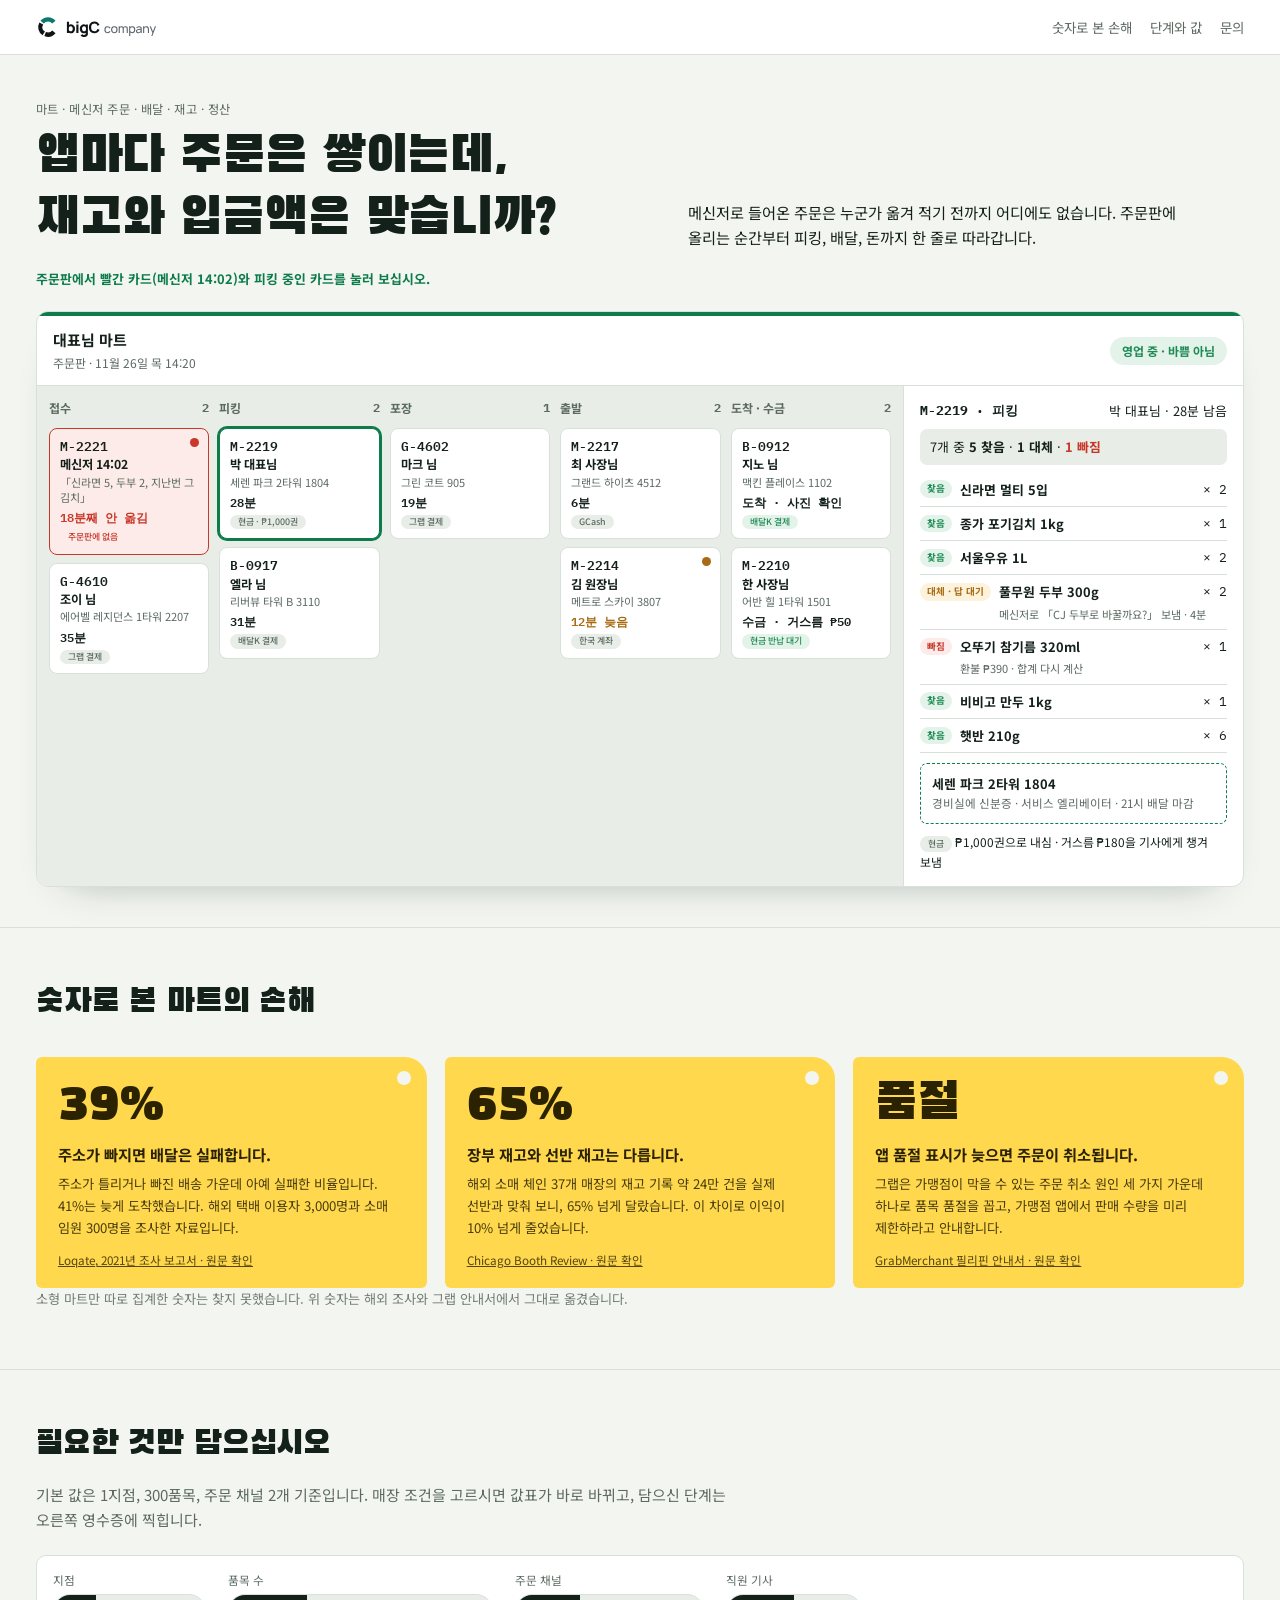
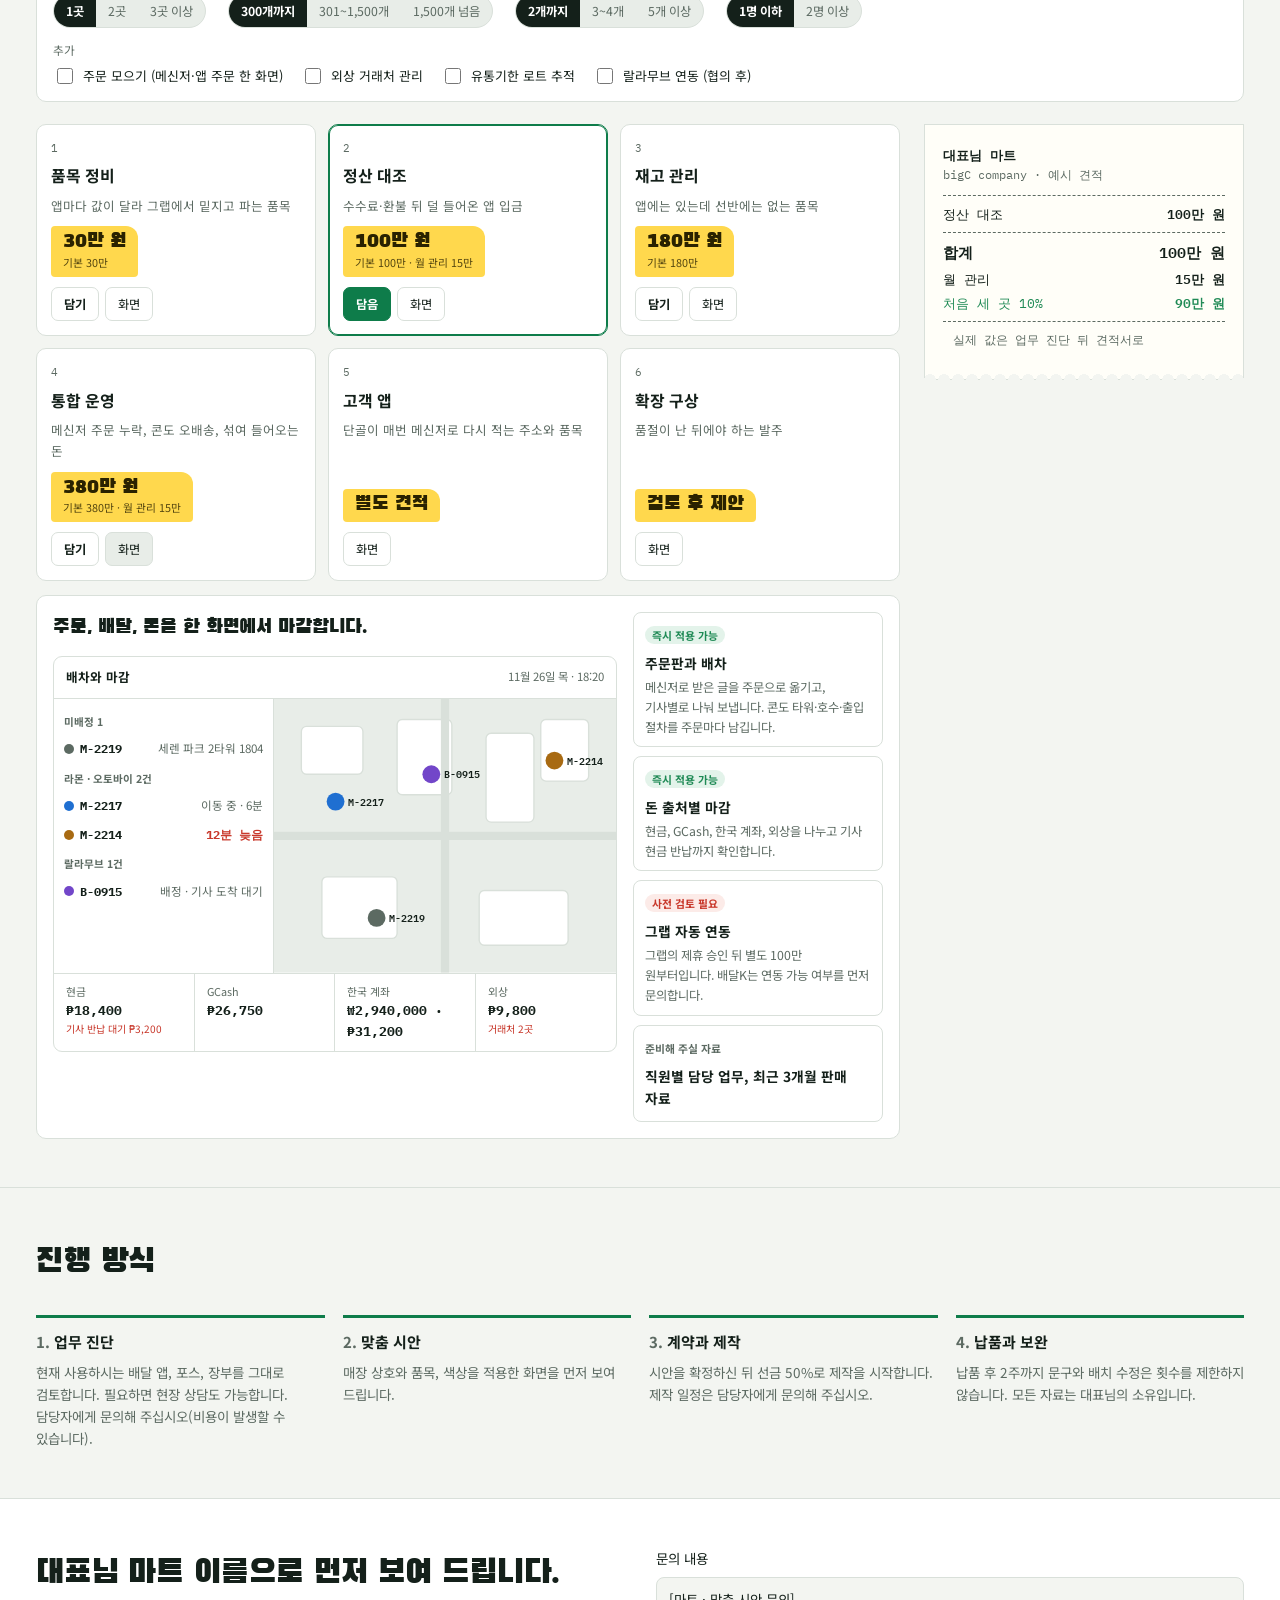
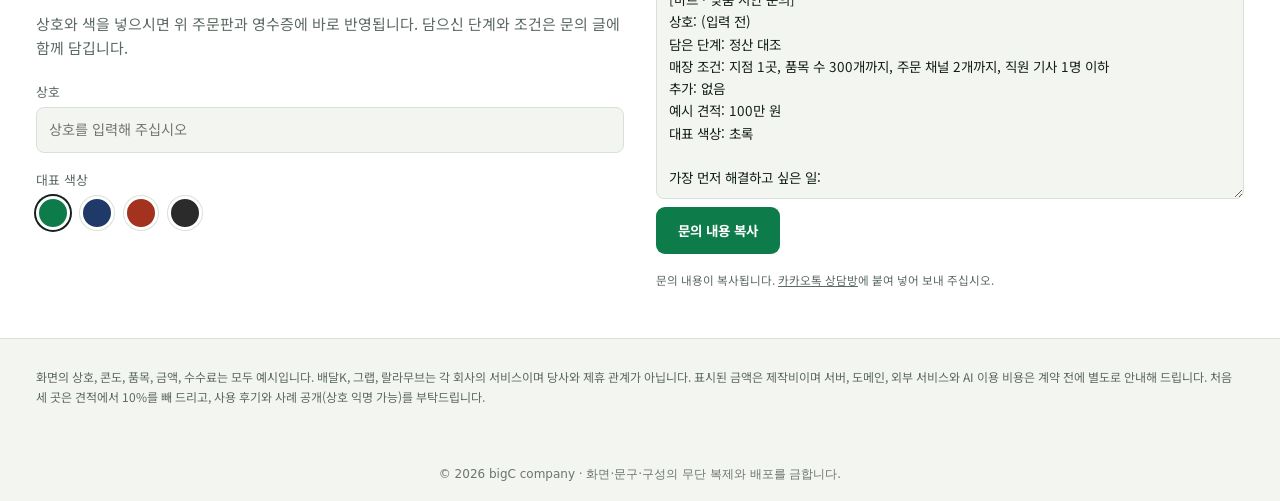
<file: mart-b/index.html>
<!doctype html>
<html lang="ko">
<head>
<meta charset="utf-8">
<meta name="viewport" content="width=device-width,initial-scale=1,viewport-fit=cover">
<meta name="description" content="메신저 주문부터 피킹, 배달, 재고, 앱 정산까지 한 줄로. 매장 조건별 예시 견적.">
<meta property="og:type" content="website"><meta property="og:site_name" content="bigC company"><meta property="og:url" content="https://bigc-company.github.io/mart-b/"><link rel="canonical" href="https://bigc-company.github.io/mart-b/"><meta property="og:image" content="https://bigc-company.github.io/mart/og.jpg?v=4"><meta property="og:image:width" content="1200"><meta property="og:image:height" content="630"><meta name="twitter:card" content="summary_large_image"><meta property="og:title" content="앱마다 주문은 쌓이는데, 재고와 입금액은 맞습니까?">
<meta property="og:description" content="메신저 주문부터 피킹, 배달, 재고, 앱 정산까지 한 줄로. 매장 조건별 예시 견적.">

<style>:root{color-scheme:light}body{margin:0;font:14px system-ui}img{max-width:100%}[hidden]{display:none!important}</style>
<link rel="icon" type="image/png" sizes="32x32" href="../_s/favicon-32.png"><link rel="icon" type="image/png" sizes="16x16" href="../_s/favicon-16.png"><link rel="apple-touch-icon" href="../_s/apple-touch-icon-180.png"></head>
<body>
<title>마트 주문·재고·정산 제안</title>
<meta name="claude:viewport-fit-sides" content="cover">
<link rel="stylesheet" href="https://fonts.googleapis.com/css2?family=Black+Han+Sans&family=Noto+Sans+KR:wght@400;500;700&family=IBM+Plex+Mono:wght@400;600&display=swap">
<style>
/* layout: an order board whose columns flow left to right; prices come out as a till receipt */
:root{--bg:#F3F5F1;--card:#FFFFFF;--ink:#14201A;--mute:#5C6A62;--line:#D9E0DA;--soft:#E8EDE8;--acc:#0E7C4A;--on:#fff;--tag:#FFD84D;--tagink:#2A2200;
--red:#C8372A;--redbg:#FCEBE8;--amb:#A86A12;--ambbg:#FDF2DC;--blue:#1F6FD1;--vio:#7246C9;--grn:#1F8A55;--grnbg:#E3F3EA;--paper:#FFFEF8;
--fd:'Black Han Sans','Noto Sans KR',sans-serif;--f:'Noto Sans KR',system-ui,'Malgun Gothic',sans-serif;--fm:'IBM Plex Mono',ui-monospace,Consolas,monospace}
@media (prefers-color-scheme:dark){:root:not([data-theme="light"]){color-scheme:dark;--bg:#111714;--card:#19211D;--ink:#E7EEE9;--mute:#9AA9A0;--line:#2D3833;--soft:#222C27;--acc:#46C489;--on:#0C120F;--tag:#E9C23A;--tagink:#1E1800;
--red:#F08578;--redbg:#3A1F1B;--amb:#E6B45A;--ambbg:#352A16;--blue:#6EA8F2;--vio:#A88BEB;--grn:#5CCB92;--grnbg:#1B3328;--paper:#1E2622}}
:root[data-theme="dark"]{color-scheme:dark;--bg:#111714;--card:#19211D;--ink:#E7EEE9;--mute:#9AA9A0;--line:#2D3833;--soft:#222C27;--acc:#46C489;--on:#0C120F;--tag:#E9C23A;--tagink:#1E1800;
--red:#F08578;--redbg:#3A1F1B;--amb:#E6B45A;--ambbg:#352A16;--blue:#6EA8F2;--vio:#A88BEB;--grn:#5CCB92;--grnbg:#1B3328;--paper:#1E2622}
*{box-sizing:border-box}
body::before{content:'';position:fixed;inset:0 0 auto;height:env(safe-area-inset-top,0px);z-index:30;background:var(--card)}
body{background:var(--bg);color:var(--ink);font:15px/1.65 var(--f);-webkit-font-smoothing:antialiased;word-break:keep-all}
.w{max-width:1240px;margin:0 auto;padding-left:max(16px,env(safe-area-inset-left,0px));padding-right:max(16px,env(safe-area-inset-right,0px))}
h1,h2{font-family:var(--fd);font-weight:400;letter-spacing:-.005em;margin:0;text-wrap:balance}
h3,h4{margin:0}
a{color:inherit}
button{font:inherit;color:inherit;cursor:pointer}
button:focus-visible,a:focus-visible,input:focus-visible,textarea:focus-visible{outline:2px solid var(--acc);outline-offset:2px}
.r{color:var(--red)}.g{color:var(--grn)}
.note{color:var(--mute);font-size:.86em;margin:.8em 0 0}
.chip{display:inline-block;font-size:.74em;font-weight:500;padding:1px 8px;border-radius:999px;white-space:nowrap;background:var(--soft);color:var(--mute)}
.chip.ok{background:var(--grnbg);color:var(--grn)}.chip.bad{background:var(--redbg);color:var(--red)}.chip.warn{background:var(--ambbg);color:var(--amb)}

.top{position:sticky;top:env(safe-area-inset-top,0px);z-index:20;background:var(--card);border-bottom:1px solid var(--line)}
.top .w{display:flex;align-items:center;justify-content:space-between;gap:12px;height:54px}
.brand{font-weight:700}.top nav{display:flex;gap:18px;font-size:.9em}.top nav a{text-decoration:none;color:var(--mute)}

/* hero */
.hero{padding-block:44px 40px}
.hl{display:grid;grid-template-columns:minmax(0,1.1fr) minmax(0,1fr);gap:8px 40px;align-items:end}
.kick{grid-column:1/-1;margin:0;font-size:.82em;color:var(--mute);letter-spacing:.04em}
.hl h1{font-size:clamp(32px,4vw,54px);line-height:1.2}.hl h1 span{display:inline-block}
.hl .sub{margin:0;font-size:1.02em;max-width:34em}
.hint{grid-column:1/-1;margin:10px 0 0;font-size:.86em;font-weight:700;color:var(--acc)}
.board{margin-top:22px;background:var(--card);border:1px solid var(--line);border-radius:12px;overflow:hidden;box-shadow:0 20px 40px -32px rgba(0,40,20,.45)}
.board .bh{display:flex;justify-content:space-between;align-items:center;gap:10px;flex-wrap:wrap;padding:12px 16px;border-bottom:1px solid var(--line);border-top:4px solid var(--acc)}
.board .bh div{display:flex;flex-direction:column}.board .bh span{font-size:.8em;color:var(--mute)}
.store{font-size:.8em;font-weight:700;color:var(--grn)!important;background:var(--grnbg);padding:4px 12px;border-radius:999px}
.bgrid{display:grid;grid-template-columns:minmax(0,1fr) 340px}
.cols{display:grid;grid-template-columns:repeat(5,minmax(150px,1fr));gap:10px;padding:12px;background:var(--soft);min-width:0}
.col{display:flex;flex-direction:column;gap:8px;min-width:0}
.col .ch{margin:0 0 2px;font-size:.8em;font-weight:700;color:var(--mute);display:flex;justify-content:space-between}.col .ch span{font-family:var(--fm)}
.oc{position:relative;display:flex;flex-direction:column;gap:1px;text-align:left;background:var(--card);border:1px solid var(--line);border-radius:8px;padding:9px 10px;font-size:.8em;line-height:1.4}
button.oc{cursor:pointer}button.oc:hover{border-color:var(--acc)}
.oc[aria-pressed="true"]{border-color:var(--acc);box-shadow:0 0 0 2px var(--acc)}
.oc .oid{font-family:var(--fm);font-weight:600;font-size:1.05em}
.oc .who{font-size:1.02em}.oc .where{color:var(--mute);font-size:.92em}
.oc .ml{font-family:var(--fm);font-weight:600;margin:3px 0}
.oc .chip{align-self:flex-start}
.oc .dot{position:absolute;top:9px;right:9px;width:9px;height:9px;border-radius:50%;background:var(--amb)}
.oc.miss{border:1.5px solid var(--red);background:var(--redbg)}.oc.miss .dot{background:var(--red)}.oc.miss .ml{color:var(--red)}
.oc.late .ml{color:var(--amb)}
@media (prefers-reduced-motion:no-preference){.oc.miss .dot{animation:pl 1.6s ease-in-out infinite}@keyframes pl{50%{transform:scale(1.6);opacity:.4}}}
.dpanel{border-left:1px solid var(--line);padding:14px 16px;font-size:.86em;min-width:0}
.det .dh{display:flex;justify-content:space-between;gap:8px;flex-wrap:wrap;margin:0 0 8px}.det .dh b{font-family:var(--fm)}
.sum{margin:0 0 8px;padding:7px 10px;background:var(--soft);border-radius:7px}
.pl{display:grid;grid-template-columns:auto 1fr auto;gap:2px 8px;align-items:center;padding:6px 0;border-bottom:1px solid var(--line)}
.pl small{grid-column:2/4;color:var(--mute);font-size:.86em}
.pk{font-size:.74em;font-weight:700;padding:1px 7px;border-radius:999px;background:var(--grnbg);color:var(--grn);white-space:nowrap}
.pl.r .pk{background:var(--ambbg);color:var(--amb)}.pl.w .pk,.pl.c .pk{background:var(--ambbg);color:var(--amb)}.pl.m .pk{background:var(--redbg);color:var(--red)}.pl.n .pk{background:var(--soft);color:var(--ink)}
.pl .q{font-family:var(--fm)}
.addr{margin:10px 0 0;padding:9px 11px;border-radius:7px;border:1px dashed var(--acc);display:flex;flex-direction:column}.addr span{color:var(--mute);font-size:.9em}
.paym{margin:8px 0 0;font-size:.92em}
.kakao{background:var(--soft);color:var(--ink);border:1px solid var(--line);border-radius:4px 14px 14px 14px;padding:10px 12px;max-width:92%}.kakao small{display:block;opacity:.7}.kakao p{margin:2px 0 0}
.conv{margin:12px 0 4px;border:0;background:var(--acc);color:var(--on);font-weight:700;border-radius:8px;padding:9px 16px}
.conv[disabled]{opacity:.5;cursor:default}

/* facts as shelf price tags */
.facts{padding-block:48px;border-top:1px solid var(--line)}
.facts h2,.steps h2,.way h2,.ask h2,.cards-s h2{font-size:clamp(26px,2.6vw,36px)}
.facts ol{list-style:none;padding:0;margin:26px 0 0;display:grid;grid-template-columns:repeat(3,minmax(0,1fr));gap:18px}
.facts li{position:relative;background:var(--tag);color:var(--tagink);border-radius:6px 22px 6px 6px;padding:22px 22px 18px;display:flex;flex-direction:column}
.facts .hole{position:absolute;top:14px;right:16px;width:14px;height:14px;border-radius:50%;background:var(--bg)}
.facts .n{font-family:var(--fd);font-weight:400;font-size:clamp(40px,4vw,58px);line-height:1}
.facts h3{font-size:1.02em;margin:12px 0 6px}.facts p{margin:0 0 12px;font-size:.88em;flex:1;opacity:.85}.facts a{font-size:.78em;opacity:.8}

/* steps: filters, shelf, viewer, receipt */
.steps{padding-block:48px;border-top:1px solid var(--line)}
.sub2{color:var(--mute);margin:10px 0 0;max-width:48em}
.filters{margin-top:22px;display:flex;flex-wrap:wrap;gap:12px 22px;padding:14px 16px;background:var(--card);border:1px solid var(--line);border-radius:10px}
.fg{display:flex;flex-direction:column;gap:5px}.fg>span{font-size:.78em;color:var(--mute)}
.seg{display:inline-flex;flex-wrap:wrap;border:1px solid var(--line);border-radius:999px;overflow:hidden;background:var(--soft)}
.seg button{border:0;background:transparent;padding:6px 12px;font-size:.82em;color:var(--mute)}
.seg button[aria-pressed="true"]{background:var(--ink);color:var(--card);font-weight:700}
.add-ons{flex-basis:100%}.chks{display:flex;flex-wrap:wrap;gap:6px 18px}
.chk{display:flex;gap:7px;align-items:center;font-size:.86em}.chk input{accent-color:var(--acc);width:16px;height:16px}
.sg>div,.vw .shot,.vw>*{min-width:0}
.sg{display:grid;grid-template-columns:minmax(0,1fr) 320px;gap:24px;margin-top:22px;align-items:start}
.shelf{list-style:none;padding:0;margin:0;display:grid;grid-template-columns:repeat(3,minmax(0,1fr));gap:12px}
.item{background:var(--card);border:1px solid var(--line);border-radius:10px;padding:14px;display:flex;flex-direction:column;gap:6px}
.item.in{border-color:var(--acc);box-shadow:inset 0 0 0 1px var(--acc)}
.item .no{margin:0;font-family:var(--fm);font-size:.76em;color:var(--mute)}
.item h3{font-size:1.06em}.item .loss{margin:0;font-size:.84em;color:var(--mute);flex:1}
.tag{margin:4px 0 0;display:flex;flex-direction:column;align-self:flex-start;background:var(--tag);color:var(--tagink);padding:4px 12px 5px;border-radius:4px 12px 4px 4px}
.tag b{font-family:var(--fd);font-weight:400;font-size:1.3em;line-height:1.2}.tag small{font-size:.72em;opacity:.8}
.ib{display:flex;gap:6px;margin-top:4px}
.add,.see{border:1px solid var(--line);background:var(--card);border-radius:7px;padding:6px 12px;font-size:.82em}
.add{font-weight:700}.add[aria-pressed="true"]{background:var(--acc);border-color:var(--acc);color:var(--on)}
.see[aria-pressed="true"]{background:var(--soft)}
.viewer{margin-top:14px}
.vw{display:grid;grid-template-columns:minmax(0,1fr) 250px;gap:16px;padding:16px;background:var(--card);border:1px solid var(--line);border-radius:10px}
.lead{font-family:var(--fd);font-size:1.3em;margin:0 0 12px}
.cm{list-style:none;padding:0;margin:0;display:flex;flex-direction:column;gap:9px}
.cm li{border:1px solid var(--line);border-radius:8px;padding:9px 11px}
.cm u{text-decoration:none;font-size:.72em;font-weight:700;padding:1px 7px;border-radius:999px}
.cm .ok u{background:var(--grnbg);color:var(--grn)}.cm .if u{background:var(--ambbg);color:var(--amb)}.cm .ask u{background:var(--redbg);color:var(--red)}.cm .prep u{color:var(--mute);padding:0}
.cm h4{margin:5px 0 2px;font-size:.92em}.cm p{margin:0;font-size:.82em;color:var(--mute)}
.rc{position:sticky;top:calc(env(safe-area-inset-top,0px) + 66px)}
.receipt{background:var(--paper);font-family:var(--fm);font-size:.84em;padding:20px 18px 26px;border:1px solid var(--line);box-shadow:0 14px 30px -24px rgba(0,0,0,.5);
 -webkit-mask:linear-gradient(#000 0 0) top/100% calc(100% - 10px) no-repeat,radial-gradient(circle 6px at 50% 100%,transparent 98%,#000) bottom/14px 12px repeat-x;
 mask:linear-gradient(#000 0 0) top/100% calc(100% - 10px) no-repeat,radial-gradient(circle 6px at 50% 100%,transparent 98%,#000) bottom/14px 12px repeat-x}
.receipt .rh{text-align:center;font-weight:600;margin:0}.receipt .rs{text-align:center;color:var(--mute);margin:0 0 10px;font-size:.92em}
.receipt hr{border:0;border-top:1px dashed var(--mute);margin:8px 0}
.receipt p{display:flex;justify-content:space-between;gap:10px;margin:3px 0}.receipt p b{white-space:nowrap;font-weight:600}
.receipt .sub{color:var(--mute);padding-left:10px;font-size:.94em}
.receipt .tot{font-size:1.18em;font-weight:600}
.receipt .first{color:var(--grn)}.receipt .hint{color:var(--acc);font-weight:600;display:block}.receipt .ask{color:var(--red);display:block}
.receipt .empty{color:var(--mute);display:block;text-align:center;padding:14px 0}

/* screens */
.scr{background:var(--card);border:1px solid var(--line);border-radius:9px;overflow:hidden;font-size:.84em}
.scr-h{display:flex;justify-content:space-between;gap:10px;flex-wrap:wrap;padding:10px 12px;border-bottom:1px solid var(--line)}.scr-h span{color:var(--mute);font-size:.9em}
.tw{overflow-x:auto;-webkit-overflow-scrolling:touch}
table{border-collapse:collapse;width:100%}
.scr table{min-width:520px}
.scr th,.scr td{padding:7px 10px;border-bottom:1px solid var(--line);text-align:right;white-space:nowrap;font-variant-numeric:tabular-nums}
.scr th{font-weight:500;color:var(--mute);font-size:.9em;background:var(--soft)}
.scr th:first-child,.scr td:first-child{text-align:left}
.scr tfoot td{border-bottom:0;font-weight:700;background:var(--soft)}
.th{display:inline-grid;place-items:center;width:24px;height:24px;border-radius:5px;background:var(--c);color:#fff;font-style:normal;font-size:.78em;font-weight:700;margin-right:8px;vertical-align:middle}
.filt{display:flex;gap:6px;flex-wrap:wrap;padding:9px 12px;border-bottom:1px solid var(--line)}
.filt span{font-size:.86em;padding:2px 10px;border-radius:999px;border:1px solid var(--line);color:var(--mute)}.filt .on{background:var(--ink);color:var(--card);border-color:var(--ink)}
.strip{display:flex;flex-wrap:wrap;gap:6px 14px;padding:9px 12px;font-size:.88em;background:var(--soft)}.strip span{color:var(--mute)}
.tix{display:grid;grid-template-columns:repeat(3,minmax(0,1fr));gap:8px;padding:10px 12px}
.tix div{border:1px dashed var(--line);border-radius:6px;padding:8px 10px;display:flex;flex-direction:column}.tix b{font-family:var(--fm)}.tix span{color:var(--mute);font-size:.88em}.tix .q{background:var(--soft);border-style:solid}
.adj{padding:10px 12px;border-top:1px solid var(--line);display:flex;flex-direction:column;gap:6px}
.seg3{display:flex;gap:4px}.seg3 span{padding:3px 12px;border-radius:999px;border:1px solid var(--line);font-size:.88em}.seg3 .on{background:var(--acc);color:var(--on);border-color:var(--acc)}
.adj p{display:flex;gap:16px;margin:0;font-family:var(--fm)}.adj small{color:var(--mute)}
.disp{display:grid;grid-template-columns:220px minmax(0,1fr);border-bottom:1px solid var(--line)}
.dl{padding:8px 10px;border-right:1px solid var(--line)}
.gh{margin:6px 0 4px;font-size:.84em;color:var(--mute);font-weight:700}
.tk{display:grid;grid-template-columns:auto auto 1fr;gap:6px;align-items:center;padding:5px 0;font-size:.92em}.tk b{font-family:var(--fm)}.tk span{color:var(--mute);text-align:right}
.sd{width:10px;height:10px;border-radius:50%;display:inline-block}.sd.v0{background:var(--mute)}.sd.v{background:var(--vio)}.sd.b{background:var(--blue)}.sd.a{background:var(--amb)}
.map{display:block;width:100%;height:100%;min-height:200px}
.map .mbg{fill:var(--soft)}.map .tw2{fill:var(--card);stroke:var(--line);stroke-width:.4}.map .road{stroke:var(--line);stroke-width:2.4;fill:none}
.map text{font:600 3px var(--fm);fill:var(--ink)}
.dot.b circle{fill:var(--blue)}.dot.v circle{fill:var(--vio)}.dot.gr circle{fill:var(--mute)}.dot.a circle{fill:var(--amb)}
.money{display:grid;grid-template-columns:repeat(4,minmax(0,1fr));gap:0}
.scr .money p{margin:0;padding:9px 12px;border-right:1px solid var(--line);display:flex;flex-direction:column}.scr .money p:last-child{border:0}
.scr .money span{color:var(--mute);font-size:.86em}.scr .money b{font-family:var(--fm)}.scr .money small{color:var(--red);font-size:.8em}
.phone{width:240px;margin:0 auto;border:9px solid var(--ink);border-radius:30px;background:var(--card);overflow:hidden}
.ph-in{padding:16px 14px 18px;font-size:.84em;display:flex;flex-direction:column;gap:2px}
.ph-in .t{margin:0;color:var(--acc);font-size:.82em;font-weight:700}.ph-in .nm{margin:2px 0 8px;font-family:var(--fd);font-size:1.3em}
.li{display:flex;justify-content:space-between;gap:8px;padding:6px 0;border-bottom:1px solid var(--line);align-items:center}.li b{font-family:var(--fm)}
.li.tot{border:0;font-weight:700}
.btn{display:block;text-align:center;background:var(--acc);color:var(--on);border-radius:9px;padding:9px 0;font-weight:700;margin-top:4px}
.t2{text-align:center;color:var(--mute);font-size:.8em;margin:6px 0 0}

.way{padding-block:48px;border-top:1px solid var(--line)}
.way ol{list-style:none;counter-reset:w;padding:0;margin:24px 0 0;display:grid;grid-template-columns:repeat(4,minmax(0,1fr));gap:18px}
.way li{counter-increment:w;border-top:3px solid var(--acc);padding-top:12px}.way li b::before{content:counter(w) '. ';color:var(--mute)}
.way p{font-size:.9em;color:var(--mute);margin:6px 0 0}
.ask{padding-block:48px;border-top:1px solid var(--line);background:var(--card)}
.ag{display:grid;grid-template-columns:minmax(0,1fr) minmax(0,1fr);gap:32px}
.opt{margin-top:20px}.fld{display:flex;flex-direction:column;gap:5px;font-size:.86em;color:var(--mute)}
.fld input{font:inherit;font-size:1.1em;color:var(--ink);background:var(--bg);border:1px solid var(--line);border-radius:8px;padding:10px 12px}
.opt fieldset{border:0;padding:0;margin:16px 0 0}.opt legend{font-size:.86em;color:var(--mute);margin-bottom:6px;padding:0}
.sw{display:flex;gap:10px}.sw button{width:34px;height:34px;border-radius:50%;border:3px solid var(--card);background:var(--c);box-shadow:0 0 0 1px var(--line)}.sw button[aria-pressed="true"]{box-shadow:0 0 0 2px var(--ink)}
.msgw{display:flex;flex-direction:column;gap:8px;font-size:.9em}
.msgw textarea{font:inherit;color:var(--ink);background:var(--bg);border:1px solid var(--line);border-radius:8px;padding:10px 12px;resize:vertical}
.cta{align-self:flex-start;border:0;background:var(--acc);color:var(--on);font-weight:700;padding:12px 22px;border-radius:9px}
.cards-s{padding-block:48px;border-top:1px solid var(--line)}
.cards{display:flex;gap:12px;overflow-x:auto;margin-top:18px;padding-bottom:8px;scroll-snap-type:x mandatory}
.cards img{width:240px;height:auto;flex:none;border-radius:8px;border:1px solid var(--line);scroll-snap-align:start}
footer{padding-block:28px 40px;font-size:.8em;color:var(--mute);border-top:1px solid var(--line)}

@media (max-width:1080px){
 .bgrid{grid-template-columns:1fr}.dpanel{border-left:0;border-top:1px solid var(--line)}
 .sg{grid-template-columns:1fr}.rc{position:static}
 .vw{grid-template-columns:1fr}
 .shelf{grid-template-columns:repeat(2,minmax(0,1fr))}
 .facts ol{grid-template-columns:1fr}
 .way ol{grid-template-columns:1fr 1fr}
 .ag{grid-template-columns:1fr}
}
@media (max-width:640px){
 .hero{padding-block:28px}
 .hl{grid-template-columns:1fr}
 .top nav{display:none}
 .cols{grid-template-columns:repeat(5,168px)}
 .shelf{grid-template-columns:1fr}
 .way ol{grid-template-columns:1fr}
 .tix{grid-template-columns:1fr}
 .disp{grid-template-columns:1fr}.dl{border-right:0;border-bottom:1px solid var(--line)}
 .scr .money{grid-template-columns:1fr 1fr}.scr .money p:nth-child(2){border-right:0}.scr .money p:nth-child(-n+2){border-bottom:1px solid var(--line)}
}

/* card mode */
.cardmode{margin:0;background:#bbb}
.card{position:relative;width:1080px;height:1440px;overflow:hidden;background:var(--bg);color:var(--ink);padding:60px 60px 0;display:flex;flex-direction:column;margin-bottom:20px;font-size:22px}
.card .ch{display:flex;justify-content:space-between;align-items:center;border-top:8px solid var(--acc);padding-top:22px;font-size:1.1em;font-weight:700}
.card .ch b{font-family:var(--fd);font-weight:400;font-size:1.4em;background:var(--tag);color:var(--tagink);padding:4px 18px;border-radius:6px 18px 6px 6px}
.card h2{font-size:2.3em;line-height:1.3;margin:24px 0 28px}
.card .cz .scr{font-size:.86em}.card .cz .scr table{min-width:0}.card .cz .tw{overflow:visible}
.card .cz .phone{width:330px;font-size:1.1em}
.card .cz .disp{grid-template-columns:300px 1fr}
.card>ol.cl{list-style:none;padding:0;margin:28px 0 0;display:flex;flex-direction:column;gap:10px;font-size:1.18em;font-weight:700}
.card>ol.cl i{font-style:normal;color:var(--acc);margin-right:14px;font-family:var(--fm)}
.card .foot{margin:auto -60px 0;padding:26px 60px 34px;background:var(--ink);color:var(--bg);display:flex;justify-content:space-between;gap:20px;font-size:.9em}.card .foot span{opacity:.85}
.card.cv h1{font-size:3.3em;line-height:1.22;margin:12px 0 26px}.card.cv .kick{font-size:1em}
.card.cv .board{margin-top:0}.card.cv .bgrid{grid-template-columns:1fr}.card.cv .dpanel{display:none}
.card.cv .cols{grid-template-columns:repeat(5,minmax(0,1fr));overflow:visible}.card.cv .oc{font-size:.7em}
:root{--logo-ink:#0f1416;--logo-acc:#0b7a6e;--logo-sub:#58636a}@media (prefers-color-scheme:dark){:root:not([data-theme="light"]){--logo-ink:#eef2f3;--logo-acc:#4fc1ae;--logo-sub:#9aa6ab}}:root[data-theme="dark"]{--logo-ink:#eef2f3;--logo-acc:#4fc1ae;--logo-sub:#9aa6ab}</style>
<header class="top"><div class="w"><span class="brand" role="img" aria-label="bigC company" style="display:block;line-height:0;margin-left:-6px"><svg xmlns="http://www.w3.org/2000/svg" viewBox="0 0 319.37 87" width="132.2" height="36" role="img" aria-label="bigC company"><g transform="translate(14.5 14.5) scale(0.58)" fill="none" stroke-width="18" stroke-linecap="butt"><path d="M74.51 70.57A32 32 0 0 1 38.01 79.67" stroke="var(--logo-ink)"/><path d="M32.11 76.53A32 32 0 0 1 21.75 34.98" stroke="var(--logo-ink)"/><path d="M25.49 29.43A32 32 0 0 1 74.51 29.43" stroke="var(--logo-acc)"/></g><path d="M99.23 58.624Q96.17099999999999 58.624 94.119 57.199Q92.06700000000001 55.774 91.0315 53.323Q89.996 50.872 89.996 47.794000000000004Q89.996 44.716 91.02199999999999 42.265Q92.048 39.81400000000001 94.043 38.389Q96.038 36.964 98.964 36.964Q101.90899999999999 36.964 104.094 38.370000000000005Q106.279 39.776 107.4855 42.2175Q108.69200000000001 44.659000000000006 108.69200000000001 47.794000000000004Q108.69200000000001 50.872 107.50450000000001 53.323Q106.31700000000001 55.774 104.18900000000001 57.199Q102.061 58.624 99.23 58.624ZM89.122 58.054V30.694000000000003H94.328V43.994H93.682V58.054ZM98.394 54.026Q100.066 54.026 101.13 53.19Q102.194 52.354 102.707 50.938500000000005Q103.22 49.523 103.22 47.794000000000004Q103.22 46.084 102.688 44.6685Q102.156 43.253 101.0445 42.4075Q99.93299999999999 41.562 98.204 41.562Q96.589 41.562 95.5915 42.341Q94.594 43.120000000000005 94.138 44.526Q93.682 45.932 93.682 47.794000000000004Q93.682 49.656000000000006 94.138 51.062000000000005Q94.594 52.468 95.6295 53.247Q96.66499999999999 54.026 98.394 54.026ZM111.92200000000001 34.684V30.124000000000002H117.09V34.684ZM111.92200000000001 58.054V37.534000000000006H117.09V58.054ZM130.238 67.744Q128.49 67.744 126.91300000000001 67.18350000000001Q125.33600000000001 66.623 124.09150000000001 65.6255Q122.84700000000001 64.628 122.06800000000001 63.298L126.85600000000001 60.980000000000004Q127.35000000000001 61.892 128.2715 62.367000000000004Q129.193 62.842 130.276 62.842Q131.435 62.842 132.461 62.4525Q133.48700000000002 62.063 134.10450000000003 61.2935Q134.722 60.524 134.68400000000003 59.384V53.418H135.33V37.534000000000006H139.852V59.46Q139.852 60.22 139.7855 60.8945Q139.71900000000002 61.569 139.548 62.234Q139.054 64.11500000000001 137.7145 65.331Q136.375 66.547 134.437 67.1455Q132.49900000000002 67.744 130.238 67.744ZM129.782 58.624Q126.95100000000001 58.624 124.82300000000001 57.199Q122.69500000000001 55.774 121.50750000000001 53.323Q120.32000000000001 50.872 120.32000000000001 47.794000000000004Q120.32000000000001 44.659000000000006 121.5265 42.2175Q122.733 39.776 124.918 38.370000000000005Q127.10300000000001 36.964 130.048 36.964Q132.97400000000002 36.964 134.969 38.389Q136.964 39.81400000000001 137.99 42.265Q139.01600000000002 44.716 139.01600000000002 47.794000000000004Q139.01600000000002 50.872 137.9805 53.323Q136.94500000000002 55.774 134.89300000000003 57.199Q132.841 58.624 129.782 58.624ZM130.61800000000002 54.026Q132.347 54.026 133.3825 53.247Q134.418 52.468 134.87400000000002 51.062000000000005Q135.33 49.656000000000006 135.33 47.794000000000004Q135.33 45.932 134.87400000000002 44.526Q134.418 43.120000000000005 133.4205 42.341Q132.423 41.562 130.80800000000002 41.562Q129.079 41.562 127.9675 42.4075Q126.85600000000001 43.253 126.32400000000001 44.6685Q125.79200000000002 46.084 125.79200000000002 47.794000000000004Q125.79200000000002 49.523 126.305 50.938500000000005Q126.81800000000001 52.354 127.882 53.19Q128.946 54.026 130.61800000000002 54.026ZM155.58399999999997 58.624Q151.48 58.624 148.5065 56.838Q145.533 55.052 143.92749999999998 51.841Q142.32199999999997 48.63 142.32199999999997 44.374Q142.32199999999997 40.118 143.92749999999998 36.907Q145.533 33.696 148.5065 31.91Q151.48 30.124000000000002 155.58399999999997 30.124000000000002Q160.296 30.124000000000002 163.4975 32.461Q166.69899999999998 34.798 168.01 38.788000000000004L162.80399999999997 40.232Q162.04399999999998 37.743 160.23899999999998 36.3655Q158.434 34.988 155.58399999999997 34.988Q152.981 34.988 151.2425 36.147Q149.504 37.306 148.63 39.415Q147.756 41.524 147.756 44.374Q147.756 47.224000000000004 148.63 49.333Q149.504 51.442 151.2425 52.601Q152.981 53.760000000000005 155.58399999999997 53.760000000000005Q158.434 53.760000000000005 160.23899999999998 52.373000000000005Q162.04399999999998 50.986000000000004 162.80399999999997 48.516000000000005L168.01 49.96Q166.69899999999998 53.95 163.4975 56.287000000000006Q160.296 58.624 155.58399999999997 58.624Z" fill="var(--logo-ink)"/><path d="M187.45499999999998 58.504000000000005Q184.98749999999998 58.504000000000005 183.26999999999998 57.4015Q181.55249999999998 56.299 180.65249999999997 54.36775Q179.75249999999997 52.4365 179.72999999999996 49.954Q179.75249999999997 47.426500000000004 180.67499999999995 45.499Q181.59749999999997 43.5715 183.3225 42.487750000000005Q185.04749999999999 41.404 187.48499999999999 41.404Q190.04249999999996 41.404 191.89499999999998 42.664Q193.74749999999997 43.92400000000001 194.38499999999996 46.114000000000004L191.74499999999998 46.909000000000006Q191.22749999999996 45.499 190.07999999999998 44.719Q188.93249999999998 43.939 187.45499999999998 43.939Q185.78999999999996 43.939 184.70999999999998 44.7115Q183.62999999999997 45.484 183.10499999999996 46.841499999999996Q182.57999999999998 48.199 182.56499999999997 49.954Q182.58749999999998 52.661500000000004 183.81374999999997 54.315250000000006Q185.03999999999996 55.969 187.45499999999998 55.969Q189.03749999999997 55.969 190.08749999999998 55.2415Q191.13749999999996 54.514 191.68499999999997 53.134L194.38499999999996 53.839Q193.53749999999997 56.104 191.75249999999997 57.304Q189.96749999999997 58.504000000000005 187.45499999999998 58.504000000000005ZM203.75999999999996 58.504000000000005Q201.33749999999995 58.504000000000005 199.58999999999997 57.409000000000006Q197.84249999999997 56.314 196.90124999999995 54.38275Q195.95999999999995 52.4515 195.95999999999995 49.939Q195.95999999999995 47.3965 196.91999999999996 45.472750000000005Q197.87999999999997 43.54900000000001 199.63124999999997 42.4765Q201.38249999999996 41.404 203.75999999999996 41.404Q206.18999999999997 41.404 207.94124999999997 42.49525Q209.69249999999997 43.5865 210.63374999999996 45.51025Q211.57499999999996 47.434000000000005 211.57499999999996 49.939Q211.57499999999996 52.481500000000004 210.62624999999997 54.409000000000006Q209.67749999999995 56.3365 207.92249999999996 57.42025Q206.16749999999996 58.504000000000005 203.75999999999996 58.504000000000005ZM203.75999999999996 55.969Q206.27249999999995 55.969 207.50624999999997 54.289Q208.73999999999995 52.609 208.73999999999995 49.939Q208.73999999999995 47.2015 207.49499999999995 45.57025Q206.24999999999997 43.939 203.75999999999996 43.939Q202.06499999999997 43.939 200.96624999999995 44.704Q199.86749999999995 45.469 199.33124999999995 46.819Q198.79499999999996 48.169000000000004 198.79499999999996 49.939Q198.79499999999996 52.676500000000004 200.05499999999995 54.32275Q201.31499999999997 55.969 203.75999999999996 55.969ZM233.64 58.054 233.65499999999997 47.689Q233.65499999999997 45.874 232.68374999999997 44.846500000000006Q231.71249999999998 43.819 230.17499999999998 43.819Q229.26749999999998 43.819 228.46124999999998 44.23525Q227.65499999999997 44.6515 227.14499999999998 45.52525Q226.635 46.399 226.635 47.764L225.225 47.194Q225.18749999999997 45.469 225.92999999999998 44.1715Q226.67249999999999 42.874 227.96625 42.153999999999996Q229.26 41.434 230.88 41.434Q233.415 41.434 234.87 42.97525Q236.325 44.5165 236.325 47.104L236.30999999999997 58.054ZM214.26 58.054V41.854H216.64499999999998V46.189H216.945V58.054ZM223.96499999999997 58.054 223.98 47.794000000000004Q223.98 45.941500000000005 223.01999999999998 44.880250000000004Q222.05999999999997 43.819 220.46999999999997 43.819Q218.8875 43.819 217.91625 44.902750000000005Q216.945 45.98650000000001 216.945 47.764L215.535 46.92400000000001Q215.535 45.349000000000004 216.28499999999997 44.10775Q217.03499999999997 42.8665 218.325 42.15025Q219.61499999999998 41.434 221.24999999999997 41.434Q222.885 41.434 224.09625 42.12775Q225.30749999999998 42.8215 225.97125 44.104Q226.635 45.386500000000005 226.635 47.149L226.61999999999998 58.054ZM247.06499999999997 58.504000000000005Q244.78499999999997 58.504000000000005 243.22499999999997 57.371500000000005Q241.66499999999996 56.239000000000004 240.86249999999995 54.300250000000005Q240.05999999999997 52.3615 240.05999999999997 49.939Q240.05999999999997 47.494 240.86249999999995 45.56275Q241.66499999999996 43.6315 243.22875 42.51775000000001Q244.7925 41.404 247.07999999999998 41.404Q249.32999999999998 41.404 250.95374999999999 42.52525Q252.5775 43.6465 253.45125 45.57775Q254.325 47.509 254.325 49.939Q254.325 52.369 253.45125 54.30775Q252.5775 56.246500000000005 250.95374999999999 57.37525000000001Q249.32999999999998 58.504000000000005 247.06499999999997 58.504000000000005ZM239.60999999999999 65.254V41.854H241.99499999999998V53.779H242.295V65.254ZM246.73499999999999 56.059000000000005Q248.33249999999998 56.059000000000005 249.38624999999996 55.249Q250.43999999999997 54.439 250.96499999999997 53.051500000000004Q251.48999999999998 51.664 251.48999999999998 49.939Q251.48999999999998 48.229 250.96875 46.849000000000004Q250.4475 45.469 249.37874999999997 44.659000000000006Q248.30999999999997 43.849000000000004 246.65999999999997 43.849000000000004Q245.0775 43.849000000000004 244.04249999999996 44.621500000000005Q243.00749999999996 45.394000000000005 242.50124999999997 46.770250000000004Q241.99499999999998 48.1465 241.99499999999998 49.939Q241.99499999999998 51.7165 242.49749999999997 53.10025Q242.99999999999997 54.484 244.04999999999995 55.2715Q245.09999999999997 56.059000000000005 246.73499999999999 56.059000000000005ZM261.63 58.504000000000005Q259.815 58.504000000000005 258.58875 57.840250000000005Q257.36249999999995 57.176500000000004 256.74375 56.07775Q256.125 54.979 256.125 53.674Q256.125 52.399 256.60875 51.46525Q257.0925 50.5315 257.98125 49.90525Q258.87 49.279 260.09999999999997 48.919000000000004Q261.255 48.61150000000001 262.68375 48.37525000000001Q264.11249999999995 48.139 265.5825 47.94775Q267.0525 47.7565 268.335 47.569L267.375 48.124Q267.41249999999997 45.971500000000006 266.50874999999996 44.932750000000006Q265.60499999999996 43.894000000000005 263.385 43.894000000000005Q261.91499999999996 43.894000000000005 260.80875 44.565250000000006Q259.7025 45.23650000000001 259.26 46.729L256.72499999999997 45.964Q257.3025 43.834 258.98625 42.619Q260.66999999999996 41.404 263.41499999999996 41.404Q265.61249999999995 41.404 267.19499999999994 42.191500000000005Q268.7775 42.979 269.47499999999997 44.569Q269.82 45.319 269.90999999999997 46.1965Q270.0 47.074 270.0 48.034000000000006V58.054H267.63V54.169000000000004L268.185 54.529Q267.27 56.5015 265.62375 57.502750000000006Q263.97749999999996 58.504000000000005 261.63 58.504000000000005ZM262.03499999999997 56.269000000000005Q263.47499999999997 56.269000000000005 264.53249999999997 55.755250000000004Q265.59 55.2415 266.235 54.39025Q266.88 53.539 267.075 52.534000000000006Q267.29249999999996 51.784000000000006 267.31874999999997 50.86525Q267.34499999999997 49.9465 267.34499999999997 49.444L268.275 49.849000000000004Q266.96999999999997 50.036500000000004 265.70624999999995 50.2015Q264.4425 50.3665 263.3175 50.550250000000005Q262.1925 50.734 261.29999999999995 50.989000000000004Q260.6325 51.199000000000005 260.05875 51.53275000000001Q259.48499999999996 51.8665 259.13249999999994 52.384Q258.78 52.9015 258.78 53.659000000000006Q258.78 54.3265 259.11375 54.92275000000001Q259.4475 55.519000000000005 260.16375 55.894000000000005Q260.88 56.269000000000005 262.03499999999997 56.269000000000005ZM284.8349999999999 58.054V49.939Q284.8349999999999 48.7915 284.62874999999997 47.7265Q284.42249999999996 46.661500000000004 283.91999999999996 45.81025Q283.4174999999999 44.959 282.56999999999994 44.464Q281.7224999999999 43.969 280.43999999999994 43.969Q279.43499999999995 43.969 278.6137499999999 44.310249999999996Q277.7924999999999 44.6515 277.2074999999999 45.33775Q276.62249999999995 46.024 276.3037499999999 47.066500000000005Q275.98499999999996 48.109 275.98499999999996 49.519000000000005L274.2299999999999 48.979Q274.2299999999999 46.6315 275.07749999999993 44.940250000000006Q275.92499999999995 43.249 277.4625 42.341499999999996Q278.99999999999994 41.434 281.0849999999999 41.434Q282.6524999999999 41.434 283.7662499999999 41.929Q284.87999999999994 42.42400000000001 285.6149999999999 43.245250000000006Q286.3499999999999 44.066500000000005 286.7699999999999 45.075250000000004Q287.18999999999994 46.084 287.36249999999995 47.130250000000004Q287.5349999999999 48.176500000000004 287.5349999999999 49.099000000000004V58.054ZM273.2849999999999 58.054V41.854H275.68499999999995V46.189H275.98499999999996V58.054ZM293.0849999999999 65.254 296.2199999999999 56.734 296.2649999999999 59.254000000000005 289.1849999999999 41.854H291.9899999999999L297.5399999999999 55.849000000000004H296.5799999999999L301.7849999999999 41.854H304.4999999999999L295.6799999999999 65.254Z" fill="var(--logo-sub)"/></svg></span><nav><a href="#facts">숫자로 본 손해</a><a href="#steps">단계와 값</a><a href="#ask">문의</a></nav></div></header>
<main>
<section class="hero"><div class="w"><div class="hl"><p class="kick">마트 · 메신저 주문 · 배달 · 재고 · 정산</p>
<h1><span>앱마다 주문은 쌓이는데,</span> <span>재고와 입금액은 맞습니까?</span></h1>
<p class="sub">메신저로 들어온 주문은 누군가 옮겨 적기 전까지 어디에도 없습니다. 주문판에 올리는 순간부터 피킹, 배달, 돈까지 한 줄로 따라갑니다.</p>
<p class="hint">주문판에서 빨간 카드(메신저 14:02)와 피킹 중인 카드를 눌러 보십시오.</p></div>
<div class="board"><div class="bh"><div><b data-co>대표님 마트</b><span>주문판 · 11월 26일 목 14:20</span></div><span class="store">영업 중 · 바쁨 아님</span></div>
<div class="bgrid"><div class="cols tw"><div class="col"><p class="ch">접수<span>2</span></p><button type="button" class="oc miss" data-o="M-2221" aria-pressed="false"><span class="oid">M-2221</span><b class="who">메신저 14:02</b><span class="where">「신라면 5, 두부 2, 지난번 그 김치」</span>
<span class="ml">18분째 안 옮김</span><span class="chip bad">주문판에 없음</span><i class="dot"></i></button><div class="oc "><span class="oid">G-4610</span><b class="who">조이 님</b><span class="where">에어벨 레지던스 1타워 2207</span>
<span class="ml">35분</span><span class="chip mute">그랩 결제</span></div></div><div class="col"><p class="ch">피킹<span>2</span></p><button type="button" class="oc sel" data-o="M-2219" aria-pressed="true"><span class="oid">M-2219</span><b class="who">박 대표님</b><span class="where">세렌 파크 2타워 1804</span>
<span class="ml">28분</span><span class="chip mute">현금 · ₱1,000권</span></button><div class="oc "><span class="oid">B-0917</span><b class="who">엘라 님</b><span class="where">리버뷰 타워 B 3110</span>
<span class="ml">31분</span><span class="chip mute">배달K 결제</span></div></div><div class="col"><p class="ch">포장<span>1</span></p><div class="oc "><span class="oid">G-4602</span><b class="who">마크 님</b><span class="where">그린 코트 905</span>
<span class="ml">19분</span><span class="chip mute">그랩 결제</span></div></div><div class="col"><p class="ch">출발<span>2</span></p><div class="oc "><span class="oid">M-2217</span><b class="who">최 사장님</b><span class="where">그랜드 하이츠 4512</span>
<span class="ml">6분</span><span class="chip mute">GCash</span></div><div class="oc late"><span class="oid">M-2214</span><b class="who">김 원장님</b><span class="where">메트로 스카이 3807</span>
<span class="ml">12분 늦음</span><span class="chip mute">한국 계좌</span><i class="dot"></i></div></div><div class="col"><p class="ch">도착 · 수금<span>2</span></p><div class="oc "><span class="oid">B-0912</span><b class="who">지노 님</b><span class="where">맥킨 플레이스 1102</span>
<span class="ml">도착 · 사진 확인</span><span class="chip ok">배달K 결제</span></div><div class="oc "><span class="oid">M-2210</span><b class="who">한 사장님</b><span class="where">어반 힐 1타워 1501</span>
<span class="ml">수금 · 거스름 ₱50</span><span class="chip ok">현금 반납 대기</span></div></div></div><aside class="dpanel" aria-live="polite"><div class="det" id="o-M-2219"><p class="dh"><b>M-2219 · 피킹</b><span>박 대표님 · 28분 남음</span></p>
<p class="sum">7개 중 <b>5 찾음</b> · <b>1 대체</b> · <b class="r">1 빠짐</b></p>
<div class="pl f"><span class="pk">찾음</span><b>신라면 멀티 5입</b><span class="q">× 2</span></div><div class="pl f"><span class="pk">찾음</span><b>종가 포기김치 1kg</b><span class="q">× 1</span></div><div class="pl f"><span class="pk">찾음</span><b>서울우유 1L</b><span class="q">× 2</span></div><div class="pl w"><span class="pk">대체 · 답 대기</span><b>풀무원 두부 300g</b><span class="q">× 2</span><small>메신저로 「CJ 두부로 바꿀까요?」 보냄 · 4분</small></div><div class="pl m"><span class="pk">빠짐</span><b>오뚜기 참기름 320ml</b><span class="q">× 1</span><small>환불 ₱390 · 합계 다시 계산</small></div><div class="pl f"><span class="pk">찾음</span><b>비비고 만두 1kg</b><span class="q">× 1</span></div><div class="pl f"><span class="pk">찾음</span><b>햇반 210g</b><span class="q">× 6</span></div>
<div class="addr"><b>세렌 파크 2타워 1804</b><span>경비실에 신분증 · 서비스 엘리베이터 · 21시 배달 마감</span></div>
<p class="paym"><span class="chip mute">현금</span> ₱1,000권으로 내심 · 거스름 ₱180을 기사에게 챙겨 보냄</p></div><div class="det" id="o-M-2221" hidden><p class="dh"><b>M-2221 · 메신저 14:02</b><span class="r">18분째 주문판에 없음</span></p>
<div class="kakao"><small>최 사모님</small><p>신라면 5, 두부 2, 지난번 그 김치 보내 주세요~ 2타워요</p></div>
<button type="button" class="conv" id="conv">주문으로 옮기기</button>
<div class="convd" id="convd" hidden><div class="pl c"><span class="pk">확인 필요</span><b>신라면</b><span class="q">5</span><small>멀티 5입 1봉인지 낱개 5개인지 물어볼 글 준비됨</small></div><div class="pl w"><span class="pk">대체 · 답 대기</span><b>풀무원 두부 300g</b><span class="q">× 2</span><small>품절 · 대체 후보 CJ 두부</small></div><div class="pl n"><span class="pk">담음</span><b>종가 포기김치 1kg</b><span class="q">× 1</span><small>지난 주문(11월 12일)에서 찾음</small></div>
<div class="addr"><b>세렌 파크 2타워 2310</b><span>지난 주문 주소 · 호수 확인 필요</span></div></div></div></aside></div></div></div></section>
<section class="facts" id="facts"><div class="w"><h2>숫자로 본 마트의 손해</h2><ol><li><span class="hole"></span><b class="n">39%</b><h3>주소가 빠지면 배달은 실패합니다.</h3><p>주소가 틀리거나 빠진 배송 가운데 아예 실패한 비율입니다. 41%는 늦게 도착했습니다. 해외 택배 이용자 3,000명과 소매 임원 300명을 조사한 자료입니다.</p><a href="https://info.loqate.com/hubfs/Loqate%202021/Fixing%20Failed%20Deliveries/Fixing%20Failed%20Deliveries%20-%20Final.pdf" target="_blank" rel="noopener">Loqate, 2021년 조사 보고서 · 원문 확인</a></li><li><span class="hole"></span><b class="n">65%</b><h3>장부 재고와 선반 재고는 다릅니다.</h3><p>해외 소매 체인 37개 매장의 재고 기록 약 24만 건을 실제 선반과 맞춰 보니, 65% 넘게 달랐습니다. 이 차이로 이익이 10% 넘게 줄었습니다.</p><a href="https://www.chicagobooth.edu/review/first-measure-then-manage" target="_blank" rel="noopener">Chicago Booth Review · 원문 확인</a></li><li><span class="hole"></span><b class="n">품절</b><h3>앱 품절 표시가 늦으면 주문이 취소됩니다.</h3><p>그랩은 가맹점이 막을 수 있는 주문 취소 원인 세 가지 가운데 하나로 품목 품절을 꼽고, 가맹점 앱에서 판매 수량을 미리 제한하라고 안내합니다.</p><a href="https://hodor-assets.grab.com/attachments/merchant/en-ph/articles/22150/rc-upload-1714107664018-2-GrabMerchant%20Handbook.pdf" target="_blank" rel="noopener">GrabMerchant 필리핀 안내서 · 원문 확인</a></li></ol>
<p class="note">소형 마트만 따로 집계한 숫자는 찾지 못했습니다. 위 숫자는 해외 조사와 그랩 안내서에서 그대로 옮겼습니다.</p></div></section>
<section class="steps" id="steps"><div class="w"><h2>필요한 것만 담으십시오</h2>
<p class="sub2">기본 값은 1지점, 300품목, 주문 채널 2개 기준입니다. 매장 조건을 고르시면 값표가 바로 바뀌고, 담으신 단계는 오른쪽 영수증에 찍힙니다.</p>
<div class="filters"><div class="fg"><span>지점</span><div class="seg" data-c="branch"><button type="button" data-v="0" aria-pressed="true">1곳</button><button type="button" data-v="1" aria-pressed="false">2곳</button><button type="button" data-v="2" aria-pressed="false">3곳 이상</button></div></div><div class="fg"><span>품목 수</span><div class="seg" data-c="sku"><button type="button" data-v="0" aria-pressed="true">300개까지</button><button type="button" data-v="1" aria-pressed="false">301~1,500개</button><button type="button" data-v="2" aria-pressed="false">1,500개 넘음</button></div></div><div class="fg"><span>주문 채널</span><div class="seg" data-c="chan"><button type="button" data-v="0" aria-pressed="true">2개까지</button><button type="button" data-v="1" aria-pressed="false">3~4개</button><button type="button" data-v="2" aria-pressed="false">5개 이상</button></div></div><div class="fg"><span>직원 기사</span><div class="seg" data-c="rider"><button type="button" data-v="0" aria-pressed="true">1명 이하</button><button type="button" data-v="1" aria-pressed="false">2명 이상</button></div></div><div class="fg add-ons"><span>추가</span><div class="chks"><label class="chk"><input type="checkbox" id="a-ord" data-a="ord"><span>주문 모으기 (메신저·앱 주문 한 화면)</span></label><label class="chk"><input type="checkbox" id="a-credit" data-a="credit"><span>외상 거래처 관리</span></label><label class="chk"><input type="checkbox" id="a-lot" data-a="lot"><span>유통기한 로트 추적</span></label><label class="chk"><input type="checkbox" id="a-lala" data-a="lala"><span>랄라무브 연동 (협의 후)</span></label></div></div></div>
<div class="sg"><div><ol class="shelf"><li class="item" id="i-items"><p class="no">1</p><h3>품목 정비</h3><p class="loss">앱마다 값이 달라 그랩에서 밑지고 파는 품목</p>
<p class="tag"><b data-tag="items">30만 원</b><small>기본 30만</small></p>
<div class="ib"><button type="button" class="add" data-add="items" aria-pressed="false">담기</button><button type="button" class="see" data-see="items" aria-pressed="false">화면</button></div></li><li class="item" id="i-settle"><p class="no">2</p><h3>정산 대조</h3><p class="loss">수수료·환불 뒤 덜 들어온 앱 입금</p>
<p class="tag"><b data-tag="settle">100만 원</b><small>기본 100만 · 월 관리 15만</small></p>
<div class="ib"><button type="button" class="add" data-add="settle" aria-pressed="false">담기</button><button type="button" class="see" data-see="settle" aria-pressed="false">화면</button></div></li><li class="item" id="i-stock"><p class="no">3</p><h3>재고 관리</h3><p class="loss">앱에는 있는데 선반에는 없는 품목</p>
<p class="tag"><b data-tag="stock">180만 원</b><small>기본 180만</small></p>
<div class="ib"><button type="button" class="add" data-add="stock" aria-pressed="false">담기</button><button type="button" class="see" data-see="stock" aria-pressed="false">화면</button></div></li><li class="item" id="i-total"><p class="no">4</p><h3>통합 운영</h3><p class="loss">메신저 주문 누락, 콘도 오배송, 섞여 들어오는 돈</p>
<p class="tag"><b data-tag="total">380만 원</b><small>기본 380만 · 월 관리 15만</small></p>
<div class="ib"><button type="button" class="add" data-add="total" aria-pressed="false">담기</button><button type="button" class="see" data-see="total" aria-pressed="true">화면</button></div></li><li class="item" id="i-app"><p class="no">5</p><h3>고객 앱</h3><p class="loss">단골이 매번 메신저로 다시 적는 주소와 품목</p>
<p class="tag"><b data-tag="app">별도 견적</b></p>
<div class="ib"><button type="button" class="see" data-see="app" aria-pressed="false">화면</button></div></li><li class="item" id="i-ext"><p class="no">6</p><h3>확장 구상</h3><p class="loss">품절이 난 뒤에야 하는 발주</p>
<p class="tag"><b data-tag="ext">검토 후 제안</b></p>
<div class="ib"><button type="button" class="see" data-see="ext" aria-pressed="false">화면</button></div></li></ol><div class="viewer"><div class="vw" id="v-items" hidden><div class="shot"><p class="lead">앱마다 다른 품목과 가격을 한 장에 맞춥니다.</p><div class="scr "><div class="scr-h"><b>통합 품목표</b><span>300품목 · 11월 26일</span></div><div class="filt"><span class=on>전체 300</span><span>가격 다름 12</span><span>앱에 없음 5</span><span>마진 낮음 9</span></div><div class="tw"><table class="it"><thead><tr><th>품목</th><th>포스</th><th>배달K</th><th>그랩</th><th>그랩 마진율</th><th>상태</th></tr></thead><tbody><tr><td><i class="th" style="--c:#C0392B">辛</i><b>신라면 멀티 5입</b></td><td>₱265</td><td>₱265</td><td>₱289</td><td>4.5%</td><td><span class="chip ok">맞음</span></td></tr><tr><td><i class="th" style="--c:#2E7D32">두</i><b>풀무원 두부 300g</b></td><td>₱145</td><td>₱150</td><td>₱159</td><td><b class="r">−2.5%</b></td><td><span class="chip bad">가격 다름</span></td></tr><tr><td><i class="th" style="--c:#B7791F">김</i><b>종가 포기김치 1kg</b></td><td>₱420</td><td>₱420</td><td>—</td><td>—</td><td><span class="chip warn">그랩에 없음</span></td></tr><tr><td><i class="th" style="--c:#1565C0">우</i><b>서울우유 1L</b></td><td>₱235</td><td>₱235</td><td>₱255</td><td>3.5%</td><td><span class="chip ok">맞음</span></td></tr><tr><td><i class="th" style="--c:#6D4C41">참</i><b>참기름 320ml</b></td><td>₱390</td><td>₱410</td><td>₱429</td><td>−0.2%</td><td><span class="chip bad">가격 다름</span></td></tr></tbody></table></div><div class="strip"><b>그랩 수수료 20% 예시로 계산</b><span>밑지고 파는 품목 2개</span><span>앱 가격 고칠 목록을 준비했습니다</span></div></div></div><ol class="cm"><li class="ok"><u>즉시 적용 가능</u><h4>통합 품목표</h4><p>포스, 배달K, 그랩의 품목과 가격을 한 줄에 놓습니다. 기본은 300품목까지입니다.</p></li><li class="ok"><u>즉시 적용 가능</u><h4>경로별 마진</h4><p>수수료를 뺀 금액을 품목마다 비교합니다.</p></li><li class="ok"><u>즉시 적용 가능</u><h4>재고 실사표</h4><p>선반 순서대로 수량을 넣으면 차이가 바로 보입니다.</p></li><li class="prep"><u>준비해 주실 자료</u><h4>포스 품목 파일, 앱 품목 목록, 수수료율</h4></li></ol></div><div class="vw" id="v-settle" hidden><div class="shot"><p class="lead">주문 합계와 통장 입금액을 한 건씩 맞춥니다.</p><div class="scr "><div class="scr-h"><b>정산 대조</b><span>11월 16일 ~ 22일</span></div><div class="tw"><table class="led"><thead><tr><th></th><th>배달K</th><th>그랩</th></tr></thead><tbody><tr><td><b>주문 합계</b></td><td>₱84,200</td><td>₱112,600</td></tr><tr><td>수수료</td><td>−₱8,420</td><td>−₱22,520</td></tr><tr><td>할인 · 환불</td><td>−₱1,240</td><td>−₱3,180</td></tr><tr><td><b>받을 돈</b></td><td><b>₱74,540</b></td><td><b>₱86,900</b></td></tr><tr><td>통장 입금</td><td>₱74,540</td><td>₱84,620</td></tr></tbody><tfoot><tr><td><b>차액</b></td><td><b class="g">0</b></td><td><b class="r">−₱2,280</b></td></tr></tfoot></table></div><div class="tix"><div><b>G-4471</b><span>품절 환불 두 번</span><b class="r">₱1,480</b></div><div><b>G-4502</b><span>할인 부담 확인 필요</span><b class="r">₱800</b></div><div class="q"><b>문의 글 2건</b><span>그랩에 보낼 글이 준비됐습니다</span></div></div></div></div><ol class="cm"><li class="if"><u>협의 후 적용</u><h4>앱 내역 올리기</h4><p>그랩 판매 자료와 배달K 내역을 올립니다. 받을 수 있는 항목을 먼저 확인합니다.</p></li><li class="ok"><u>즉시 적용 가능</u><h4>받을 돈 계산</h4><p>수수료, 할인, 환불을 나누어 입금액과 대조합니다.</p></li><li class="ok"><u>즉시 적용 가능</u><h4>차액 주문 찾기</h4><p>어긋난 주문과 앱에 보낼 문의 글을 준비합니다.</p></li><li class="prep"><u>준비해 주실 자료</u><h4>최근 한 달 앱 내역, 통장 입금 내역</h4></li></ol></div><div class="vw" id="v-stock" hidden><div class="shot"><p class="lead">어느 앱에서 팔려도 재고는 한 곳에서 줄어듭니다.</p><div class="scr "><div class="scr-h"><b>재고</b><span>네 경로 판매를 한 재고에서 뺍니다</span></div><div class="filt"><span class=on>전체 300</span><span>재고 적음 6</span><span>품절 2</span><span>유통기한 임박 3</span></div><div class="tw"><table class="st"><thead><tr><th>품목</th><th>재고</th><th>기준</th><th>배달K</th><th>그랩</th><th>상태</th></tr></thead><tbody><tr><td><i class="th" style="--c:#2E7D32">두</i><b>풀무원 두부 300g</b></td><td><b class="r">0</b></td><td>12</td><td><b class="r">판매 중</b></td><td>꺼짐</td><td><span class="chip bad">앱 품절 표시 필요</span></td></tr><tr><td><i class="th" style="--c:#C0392B">辛</i><b>신라면 멀티 5입</b></td><td>24</td><td>30</td><td>판매 중</td><td>판매 중</td><td><span class="chip warn">재고 적음</span></td></tr><tr><td><i class="th" style="--c:#1565C0">우</i><b>서울우유 1L</b></td><td>18</td><td>10</td><td>판매 중</td><td>판매 중</td><td><span class="chip warn">2일 남음 6개</span></td></tr><tr><td><i class="th" style="--c:#B7791F">김</i><b>종가 포기김치 1kg</b></td><td>31</td><td>15</td><td>판매 중</td><td>—</td><td><span class="chip ok">정상</span></td></tr></tbody></table></div><div class="adj"><b>재고 고치기 · 신라면 멀티</b><div class="seg3"><span>입고</span><span class="on">실사</span><span>손실</span></div><p><span>장부 24</span><span>실제 수량 <b>21</b></span><span>차이 <b class="r">−3</b></span></p><small>사유를 고르지 않으면 저장되지 않습니다 · 마크 11:42</small></div></div></div><ol class="cm"><li class="ok"><u>즉시 적용 가능</u><h4>공통 재고</h4><p>네 경로의 판매를 같은 재고에서 뺍니다.</p></li><li class="ok"><u>즉시 적용 가능</u><h4>품절과 유통기한 알림</h4><p>기준보다 적어지면 앱 품절 표시를 먼저 알려 드립니다.</p></li><li class="ok"><u>즉시 적용 가능</u><h4>사유가 남는 재고 수정</h4><p>입고, 실사, 손실 가운데 하나를 골라야 숫자가 바뀝니다.</p></li><li class="prep"><u>준비해 주실 자료</u><h4>재고 기준 수량, 포스 판매 파일</h4></li></ol></div><div class="vw" id="v-total"><div class="shot"><p class="lead">주문, 배달, 돈을 한 화면에서 마감합니다.</p><div class="scr "><div class="scr-h"><b>배차와 마감</b><span>11월 26일 목 · 18:20</span></div><div class="disp"><div class="dl"><p class="gh">미배정 1</p><div class="tk"><i class="sd v0"></i><b>M-2219</b><span>세렌 파크 2타워 1804</span></div><p class="gh">라몬 · 오토바이 2건</p><div class="tk"><i class="sd b"></i><b>M-2217</b><span>이동 중 · 6분</span></div><div class="tk"><i class="sd a"></i><b>M-2214</b><span><b class="r">12분 늦음</b></span></div><p class="gh">랄라무브 1건</p><div class="tk"><i class="sd v"></i><b>B-0915</b><span>배정 · 기사 도착 대기</span></div></div><svg class="map" viewBox="0 0 100 80" aria-hidden="true"><rect width="100" height="80" class="mbg"/><rect x="8" y="8" width="18" height="14" rx="1.5" class="tw2"/><rect x="36" y="6" width="16" height="22" rx="1.5" class="tw2"/><rect x="62" y="10" width="14" height="26" rx="1.5" class="tw2"/><rect x="78" y="6" width="14" height="18" rx="1.5" class="tw2"/><rect x="14" y="52" width="22" height="18" rx="1.5" class="tw2"/><rect x="60" y="56" width="26" height="16" rx="1.5" class="tw2"/><path d="M0 40H100M50 0V80" class="road"/><g class="dot b"><circle cx="18" cy="30" r="2.6"/><text x="21.6" y="31.2">M-2217</text></g><g class="dot v"><circle cx="46" cy="22" r="2.6"/><text x="49.6" y="23.2">B-0915</text></g><g class="dot gr"><circle cx="30" cy="64" r="2.6"/><text x="33.6" y="65.2">M-2219</text></g><g class="dot a"><circle cx="82" cy="18" r="2.6"/><text x="85.6" y="19.2">M-2214</text></g></svg></div><div class="money"><p><span>현금</span><b>₱18,400</b><small>기사 반납 대기 ₱3,200</small></p><p><span>GCash</span><b>₱26,750</b></p><p><span>한국 계좌</span><b>₩2,940,000 · ₱31,200</b></p><p><span>외상</span><b>₱9,800</b><small>거래처 2곳</small></p></div></div></div><ol class="cm"><li class="ok"><u>즉시 적용 가능</u><h4>주문판과 배차</h4><p>메신저로 받은 글을 주문으로 옮기고, 기사별로 나눠 보냅니다. 콘도 타워·호수·출입 절차를 주문마다 남깁니다.</p></li><li class="ok"><u>즉시 적용 가능</u><h4>돈 출처별 마감</h4><p>현금, GCash, 한국 계좌, 외상을 나누고 기사 현금 반납까지 확인합니다.</p></li><li class="ask"><u>사전 검토 필요</u><h4>그랩 자동 연동</h4><p>그랩의 제휴 승인 뒤 별도 100만 원부터입니다. 배달K는 연동 가능 여부를 먼저 문의합니다.</p></li><li class="prep"><u>준비해 주실 자료</u><h4>직원별 담당 업무, 최근 3개월 판매 자료</h4></li></ol></div><div class="vw" id="v-app" hidden><div class="shot"><p class="lead">단골 고객은 매장으로 바로 주문합니다.</p><div class="phone"><div class="ph-in"><p class="t">대표님 마트 · 주문</p><p class="nm">지난 주문 다시 담기</p>
<div class="li"><span>신라면 멀티 5입 × 2</span><b>₱530</b></div><div class="li"><span>풀무원 두부 × 2</span><span class="chip bad">품절 · 대체 후보</span></div><div class="li"><span>종가 포기김치 1kg</span><b>₱420</b></div>
<div class="addr"><b>세렌 파크 2타워 1804</b><span>경비실에 신분증 · 서비스 엘리베이터 · 21시 마감</span></div>
<div class="li tot"><span>합계</span><b>₱950</b></div><span class="btn">GCash로 주문</span><p class="t2">포장 사진과 도착 시각을 보내 드립니다</p></div></div></div><ol class="cm"><li class="ok"><u>즉시 적용 가능</u><h4>주문 홈페이지</h4><p>재고와 총액을 바로 보여 드립니다. 검색 순위는 약속드리지 않습니다.</p></li><li class="ok"><u>즉시 적용 가능</u><h4>지난 주문 다시 담기</h4><p>품목과 콘도 주소를 다시 묻지 않습니다.</p></li><li class="if"><u>협의 후 적용</u><h4>배달 현황</h4><p>포장 사진과 도착 시각을 보여 드립니다. 기사의 위치 공유 동의가 필요합니다.</p></li><li class="prep"><u>준비해 주실 자료</u><h4>상품 사진, 배달 지역과 요금</h4></li></ol></div><div class="vw" id="v-ext" hidden><div class="shot"><p class="lead">품절되기 전에 발주서가 먼저 준비됩니다.</p><div class="scr "><div class="scr-h"><b>발주 제안</b><span>최근 7일 판매 기준</span></div><div class="tw"><table class="ex"><thead><tr><th>품목</th><th>7일 판매</th><th>남은 날</th><th>제안 수량</th><th></th></tr></thead><tbody><tr><td><b>신라면 멀티 5입</b></td><td>42</td><td><b class="r">4일</b></td><td><b>60</b></td><td><span class="chip ok">승인</span></td></tr><tr><td><b>풀무원 두부 300g</b></td><td>35</td><td><b class="r">0일</b></td><td><b>48</b></td><td><span class="chip ok">승인</span></td></tr><tr><td><b>서울우유 1L</b></td><td>20</td><td>6일</td><td><b>12</b></td><td><span class="chip warn">유통기한 확인</span></td></tr><tr><td><b>참기름 320ml</b></td><td>3</td><td>30일 넘음</td><td>0</td><td><span class="chip mute">보류</span></td></tr></tbody></table></div><div class="strip"><b>거래처 2곳</b><span>대표님 승인 뒤 발주서를 보냅니다</span></div></div></div><ol class="cm"><li class="ask"><u>사전 검토 필요</u><h4>부족 수량 예측</h4><p>쌓인 판매 기록으로 먼저 시험한 뒤 적용합니다.</p></li><li class="if"><u>협의 후 적용</u><h4>발주서 준비</h4><p>대표님이 승인하신 발주서만 발송합니다.</p></li><li class="if"><u>협의 후 적용</u><h4>단골 고객 안내</h4><p>수신에 동의한 고객에게만 안내합니다.</p></li><li class="prep"><u>준비해 주실 자료</u><h4>통합 운영 단계의 판매 기록</h4></li></ol></div></div></div>
<aside class="rc"><div class="receipt" id="receipt" aria-live="polite"></div></aside></div></div></section>
<section class="way"><div class="w"><h2>진행 방식</h2><ol><li><b>업무 진단</b><p>현재 사용하시는 배달 앱, 포스, 장부를 그대로 검토합니다. 필요하면 현장 상담도 가능합니다. 담당자에게 문의해 주십시오(비용이 발생할 수 있습니다).</p></li><li><b>맞춤 시안</b><p>매장 상호와 품목, 색상을 적용한 화면을 먼저 보여 드립니다.</p></li><li><b>계약과 제작</b><p>시안을 확정하신 뒤 선금 50%로 제작을 시작합니다. 제작 일정은 담당자에게 문의해 주십시오.</p></li><li><b>납품과 보완</b><p>납품 후 2주까지 문구와 배치 수정은 횟수를 제한하지 않습니다. 모든 자료는 대표님의 소유입니다.</p></li></ol></div></section>
<section class="ask" id="ask"><div class="w ag"><div><h2>대표님 마트 이름으로 먼저 보여 드립니다.</h2><p class="sub2">상호와 색을 넣으시면 위 주문판과 영수증에 바로 반영됩니다. 담으신 단계와 조건은 문의 글에 함께 담깁니다.</p>
<form class="opt" autocomplete="off" onsubmit="return false"><label class="fld"><span>상호</span><input id="co" type="text" maxlength="14" placeholder="상호를 입력해 주십시오"></label>
<fieldset><legend>대표 색상</legend><div class="sw"><button type="button" data-col="#0E7C4A" data-n="초록" style="--c:#0E7C4A" aria-label="초록" aria-pressed="true"></button><button type="button" data-col="#1F3A68" data-n="남색" style="--c:#1F3A68" aria-label="남색" aria-pressed="false"></button><button type="button" data-col="#A3321F" data-n="고추장빛" style="--c:#A3321F" aria-label="고추장빛" aria-pressed="false"></button><button type="button" data-col="#2B2B2B" data-n="먹색" style="--c:#2B2B2B" aria-label="먹색" aria-pressed="false"></button></div></fieldset></form></div>
<div class="msgw"><label for="msg">문의 내용</label><textarea id="msg" rows="9"></textarea><button type="button" class="cta" id="copy">문의 내용 복사</button><p class="note" id="copied">문의 내용이 복사됩니다. <a href="https://open.kakao.com/o/sb4IQUYi" style="display:inline-block;padding-block:12px;margin-block:-12px">카카오톡 상담방</a>에 붙여 넣어 보내 주십시오.</p></div></div></section>

</main>
<footer><div class="w">화면의 상호, 콘도, 품목, 금액, 수수료는 모두 예시입니다. 배달K, 그랩, 랄라무브는 각 회사의 서비스이며 당사와 제휴 관계가 아닙니다. 표시된 금액은 제작비이며 서버, 도메인, 외부 서비스와 AI 이용 비용은 계약 전에 별도로 안내해 드립니다. 처음 세 곳은 견적에서 10%를 빼 드리고, 사용 후기와 사례 공개(상호 익명 가능)를 부탁드립니다.</div></footer>
<script>
(() => {
  const D = {"steps": [{"k": "items", "name": "품목 정비", "base": 30, "mo": 0}, {"k": "settle", "name": "정산 대조", "base": 100, "mo": 15}, {"k": "stock", "name": "재고 관리", "base": 180, "mo": 0}, {"k": "total", "name": "통합 운영", "base": 380, "mo": 15}, {"k": "app", "name": "고객 앱", "base": null, "mo": 0}, {"k": "ext", "name": "확장 구상", "base": null, "mo": 0}], "cond": [{"k": "branch", "label": "지점", "opts": ["1곳", "2곳", "3곳 이상"], "mul": [1, 1.3, null]}, {"k": "sku", "label": "품목 수", "opts": ["300개까지", "301~1,500개", "1,500개 넘음"], "add": [{}, {"items": 30, "stock": 30, "total": 30}, {"items": 70, "stock": 60, "total": 60}]}, {"k": "chan", "label": "주문 채널", "opts": ["2개까지", "3~4개", "5개 이상"], "add": [{}, {"settle": 30, "ord": 30, "total": 30}, {}], "ask": [0, 0, 1]}, {"k": "rider", "label": "직원 기사", "opts": ["1명 이하", "2명 이상"], "add": [{}, {"total": 30}]}], "addon": [{"k": "ord", "label": "주문 모으기 (메신저·앱 주문 한 화면)", "add": {"stock": 80}, "mo": 15}, {"k": "credit", "label": "외상 거래처 관리", "add": {"settle": 30, "total": 30}}, {"k": "lot", "label": "유통기한 로트 추적", "add": {"stock": 50, "total": 50}}, {"k": "lala", "label": "랄라무브 연동 (협의 후)", "add": {"total": 60}}]};
  const $ = (s, r = document) => r.querySelector(s), $$ = (s, r = document) => [...r.querySelectorAll(s)];
  const st = { cart: new Set(['settle']), c: {}, a: {}, co: '', col: '초록' };
  D.cond.forEach((c) => { st.c[c.k] = 0; });
  const won = (n) => n.toLocaleString('ko-KR') + '만 원';
  const r5 = (n) => Math.round(n / 5) * 5;
  const esc = (t) => t.replace(/[&<>"']/g, (c) => `&#${c.charCodeAt(0)};`);
  const branch = D.cond.find((c) => c.mul);

  // hero board: card detail + kakao -> order
  $$('[data-o]').forEach((b) => b.addEventListener('click', () => {
    $$('[data-o]').forEach((x) => x.setAttribute('aria-pressed', String(x === b)));
    $$('.det').forEach((d) => { d.hidden = d.id !== 'o-' + b.dataset.o; });
  }));
  const conv = $('#conv');
  conv.addEventListener('click', () => {
    $('#convd').hidden = false; conv.disabled = true; conv.textContent = '주문판에 올렸습니다 · 확인할 것 2건';
    const card = $('[data-o="M-2221"]'); card.classList.remove('miss');
    card.querySelector('.ml').textContent = '방금 접수 · 확인 2건'; const ch = card.querySelector('.chip'); ch.className = 'chip warn'; ch.textContent = '메신저 답 대기';
    const d = card.querySelector('.dot'); if (d) d.remove();
  });

  // one step under current conditions -> {total, lines, ask, mo}
  function price(k) {
    const s = D.steps.find((x) => x.k === k); if (!s || s.base == null) return null;
    const lines = []; let sum = s.base, ask = false, mo = s.mo || 0;
    D.cond.forEach((c) => {
      const v = st.c[c.k];
      if (c.ask && c.ask[v]) ask = true;
      if (!c.add) return;
      const m = c.add[v] || {};
      let a = m[k] || 0;
      if (k === 'stock' && st.a.ord && m.ord) a += m.ord;
      if (a) { lines.push([`${c.label} ${c.opts[v]}`, a]); sum += a; }
    });
    D.addon.forEach((a) => {
      if (st.a[a.k] && a.add[k]) { lines.push([a.label.replace(/ \(.*\)/, ''), a.add[k]]); sum += a.add[k]; if (a.mo) mo = Math.max(mo, a.mo); }
    });
    const m = branch.mul[st.c[branch.k]];
    if (m == null) ask = true;
    else if (m !== 1) { const t = r5(sum * m); lines.push([`${branch.label} ${branch.opts[st.c[branch.k]]} ×${m}`, t - sum]); sum = t; mo = Math.round(mo * m); }
    return { total: sum, lines, ask, mo, base: s.base, name: s.name };
  }

  function render() {
    D.steps.forEach((s) => {
      const el = $(`[data-tag="${s.k}"]`), p = price(s.k); if (!el || !p) return;
      el.textContent = p.ask ? '상담 견적' : won(p.total);
    });
    const hasTotal = st.cart.has('total');
    $$('[data-add]').forEach((b) => {
      const k = b.dataset.add, on = st.cart.has(k), inc = hasTotal && k !== 'total';
      b.setAttribute('aria-pressed', String(on || inc)); b.textContent = inc ? '통합에 포함' : on ? '담음' : '담기';
      b.closest('.item').classList.toggle('in', on || inc);
    });
    const items = hasTotal ? ['total'] : D.steps.filter((s) => st.cart.has(s.k)).map((s) => s.k);
    let h = `<p class="rh">${esc(st.co || '대표님 마트')}</p><p class="rs">bigC company · 예시 견적</p><hr>`;
    let sum = 0, mo = 0, ask = false;
    if (!items.length) h += '<span class="empty">위에서 단계를 담아 주십시오.</span>';
    items.forEach((k) => {
      const p = price(k); if (p.ask) ask = true;
      h += `<p><span>${p.name}</span><b>${won(p.base)}</b></p>` + p.lines.map(([l, v]) => `<p class="sub"><span>${l}</span><b>+${won(v)}</b></p>`).join('');
      sum += p.total; mo = Math.max(mo, p.mo);
    });
    if (items.length) {
      h += '<hr>';
      if (ask) h += '<span class="ask">지점 3곳 이상이나 주문 채널 5개 이상은 상담 뒤 견적을 드립니다.</span>';
      else {
        h += `<p class="tot"><span>합계</span><b>${won(sum)}</b></p>`;
        if (mo) h += `<p><span>월 관리</span><b>${won(mo)}</b></p>`;
        h += `<p class="first"><span>처음 세 곳 10%</span><b>${won(Math.round(sum * 0.9))}</b></p>`;
        const t = price('total');
        if (!hasTotal && !t.ask && sum > t.total) h += `<hr><span class="hint">통합 운영을 고르시면 ${won(t.total)}입니다.</span>`;
      }
      if (hasTotal || st.cart.has('stock')) h += '<hr><p class="sub"><span>그랩 자동 연동</span><b>승인 뒤 +100만~</b></p>';
    }
    h += '<hr><p class="sub"><span>실제 값은 업무 진단 뒤 견적서로</span></p>';
    $('#receipt').innerHTML = h;
    $$('[data-co]').forEach((e) => { e.textContent = st.co || '대표님 마트'; });
    msg(items, sum, ask);
  }

  let typed = false;
  function msg(items, sum, ask) {
    if (typed) return;
    const names = items.map((k) => D.steps.find((s) => s.k === k).name).join(', ') || '(아직 고르지 않음)';
    const cond = D.cond.map((c) => `${c.label} ${c.opts[st.c[c.k]]}`).join(', ');
    const add = D.addon.filter((a) => st.a[a.k]).map((a) => a.label).join(', ');
    $('#msg').value = ['[마트 · 맞춤 시안 문의]', `상호: ${st.co || '(입력 전)'}`, `담은 단계: ${names}`, `매장 조건: ${cond}`, `추가: ${add || '없음'}`,
      `예시 견적: ${ask ? '상담 견적' : items.length ? won(sum) : '-'}`, `대표 색상: ${st.col}`, '', '가장 먼저 해결하고 싶은 일:'].join('\n');
  }
  $('#msg').addEventListener('input', () => { typed = true; });

  $$('.filters .seg').forEach((g) => $$('button', g).forEach((b) => b.addEventListener('click', () => {
    $$('button', g).forEach((x) => x.setAttribute('aria-pressed', String(x === b)));
    st.c[g.dataset.c] = +b.dataset.v; render();
  })));
  $$('[data-a]').forEach((i) => i.addEventListener('change', () => { st.a[i.dataset.a] = i.checked; render(); }));
  $$('[data-add]').forEach((b) => b.addEventListener('click', () => {
    const k = b.dataset.add;
    if (st.cart.has('total') && k !== 'total') return;
    if (st.cart.has(k)) st.cart.delete(k); else st.cart.add(k);
    render();
  }));
  $$('[data-see]').forEach((b) => b.addEventListener('click', () => {
    $$('[data-see]').forEach((x) => x.setAttribute('aria-pressed', String(x === b)));
    $$('.vw').forEach((v) => { v.hidden = v.id !== 'v-' + b.dataset.see; });
    if (innerWidth <= 1080) $('#v-' + b.dataset.see).scrollIntoView({ behavior: 'smooth', block: 'start' });
  }));
  $('#co').addEventListener('input', (e) => { st.co = e.target.value.trim(); render(); });
  $$('[data-col]').forEach((b) => b.addEventListener('click', () => {
    $$('[data-col]').forEach((x) => x.setAttribute('aria-pressed', String(x === b)));
    st.col = b.dataset.n; document.documentElement.style.setProperty('--acc', b.dataset.col); render();
  }));
  $('#copy').addEventListener('click', async () => {
    const t = $('#msg'); let ok = false;
    try { await navigator.clipboard.writeText(t.value); ok = true; } catch (e) { try { t.select(); ok = document.execCommand('copy'); } catch (e2) {} }
    $('#copied').textContent = ok ? '복사되었습니다. 카카오톡 상담방에 붙여 넣어 보내 주십시오.' : '복사가 막혀 있습니다. 문의 내용을 길게 눌러 직접 복사해 주십시오.';
  });
  render();
})();
</script>

<script src="../_s/config.js"></script><script src="../_s/shell.js" data-root="../" data-page="mart-b" data-trade="마트 · 배달" data-region="ph" defer></script><p style="margin:0;padding:18px 16px calc(18px + env(safe-area-inset-bottom,0px));text-align:center;font:12px/1.5 system-ui,sans-serif;opacity:.6">© 2026 bigC company · 화면·문구·구성의 무단 복제와 배포를 금합니다.</p></body>
</html>
</file>
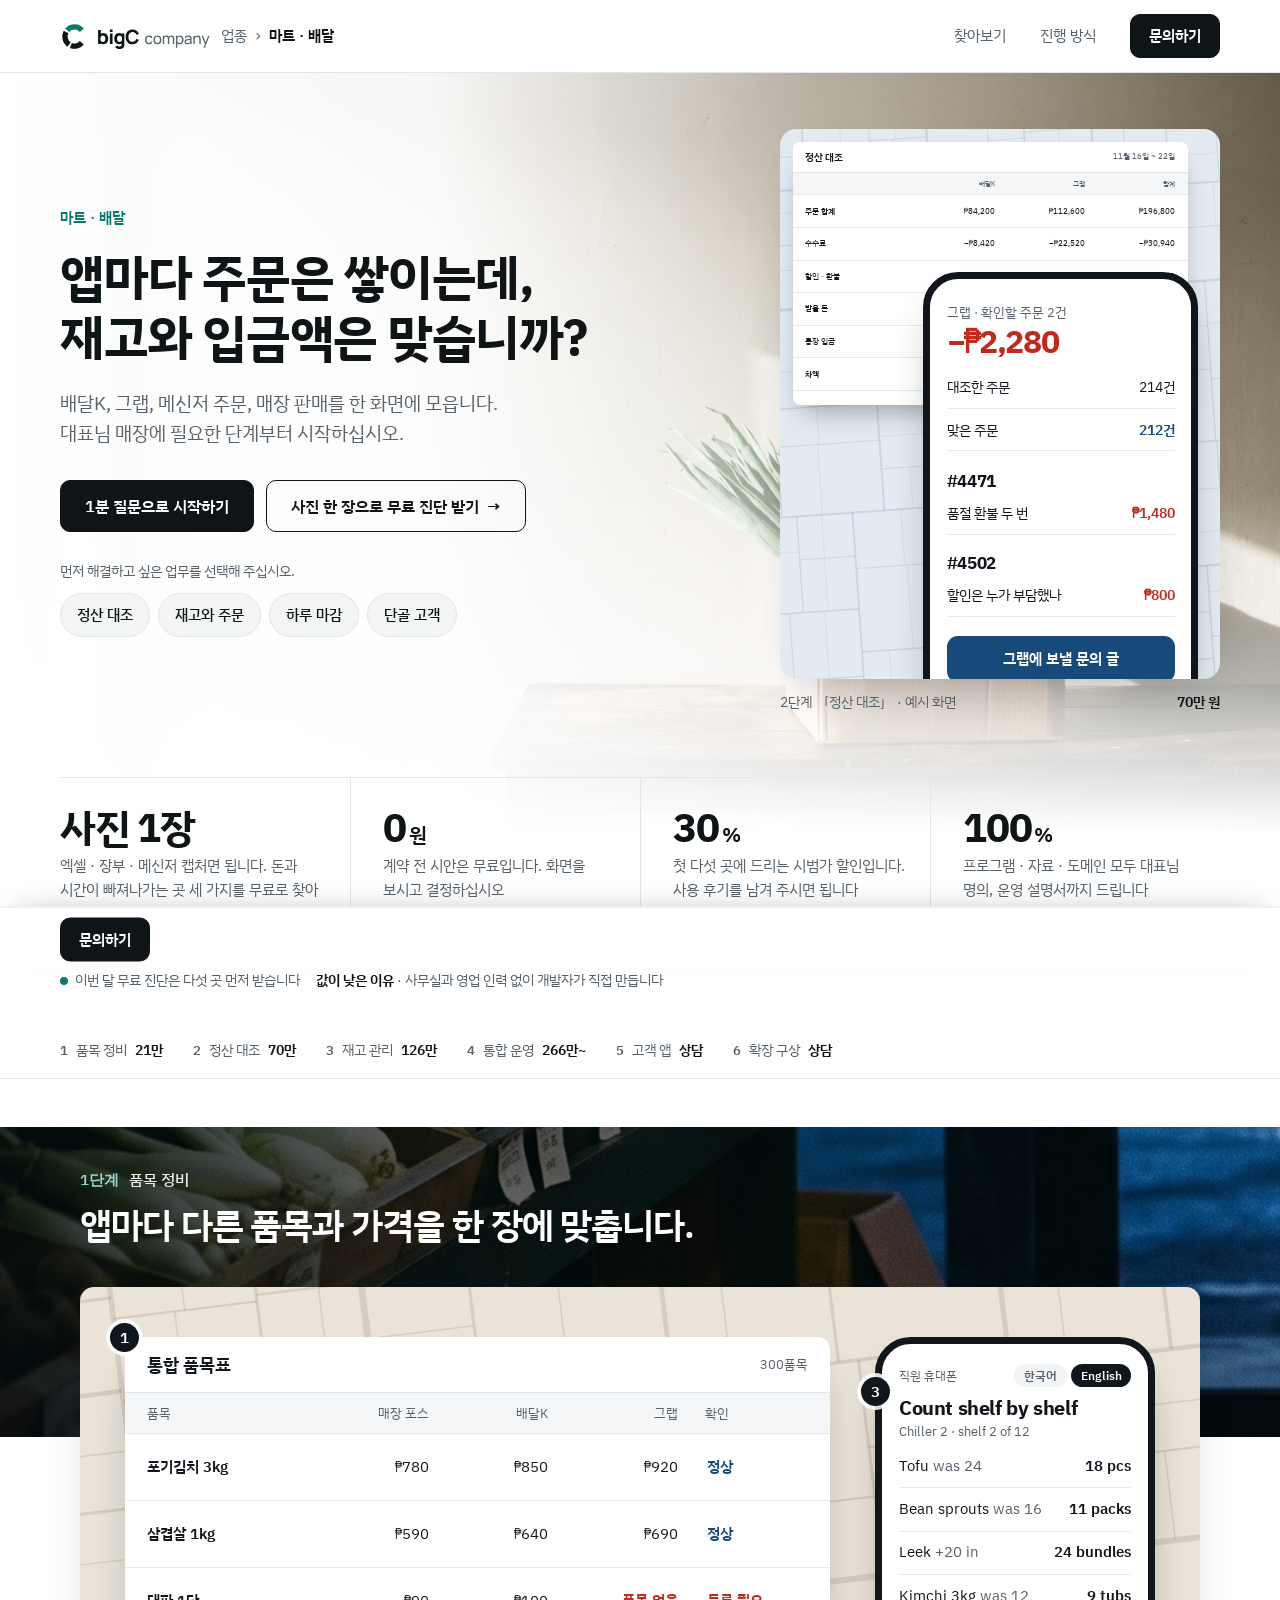
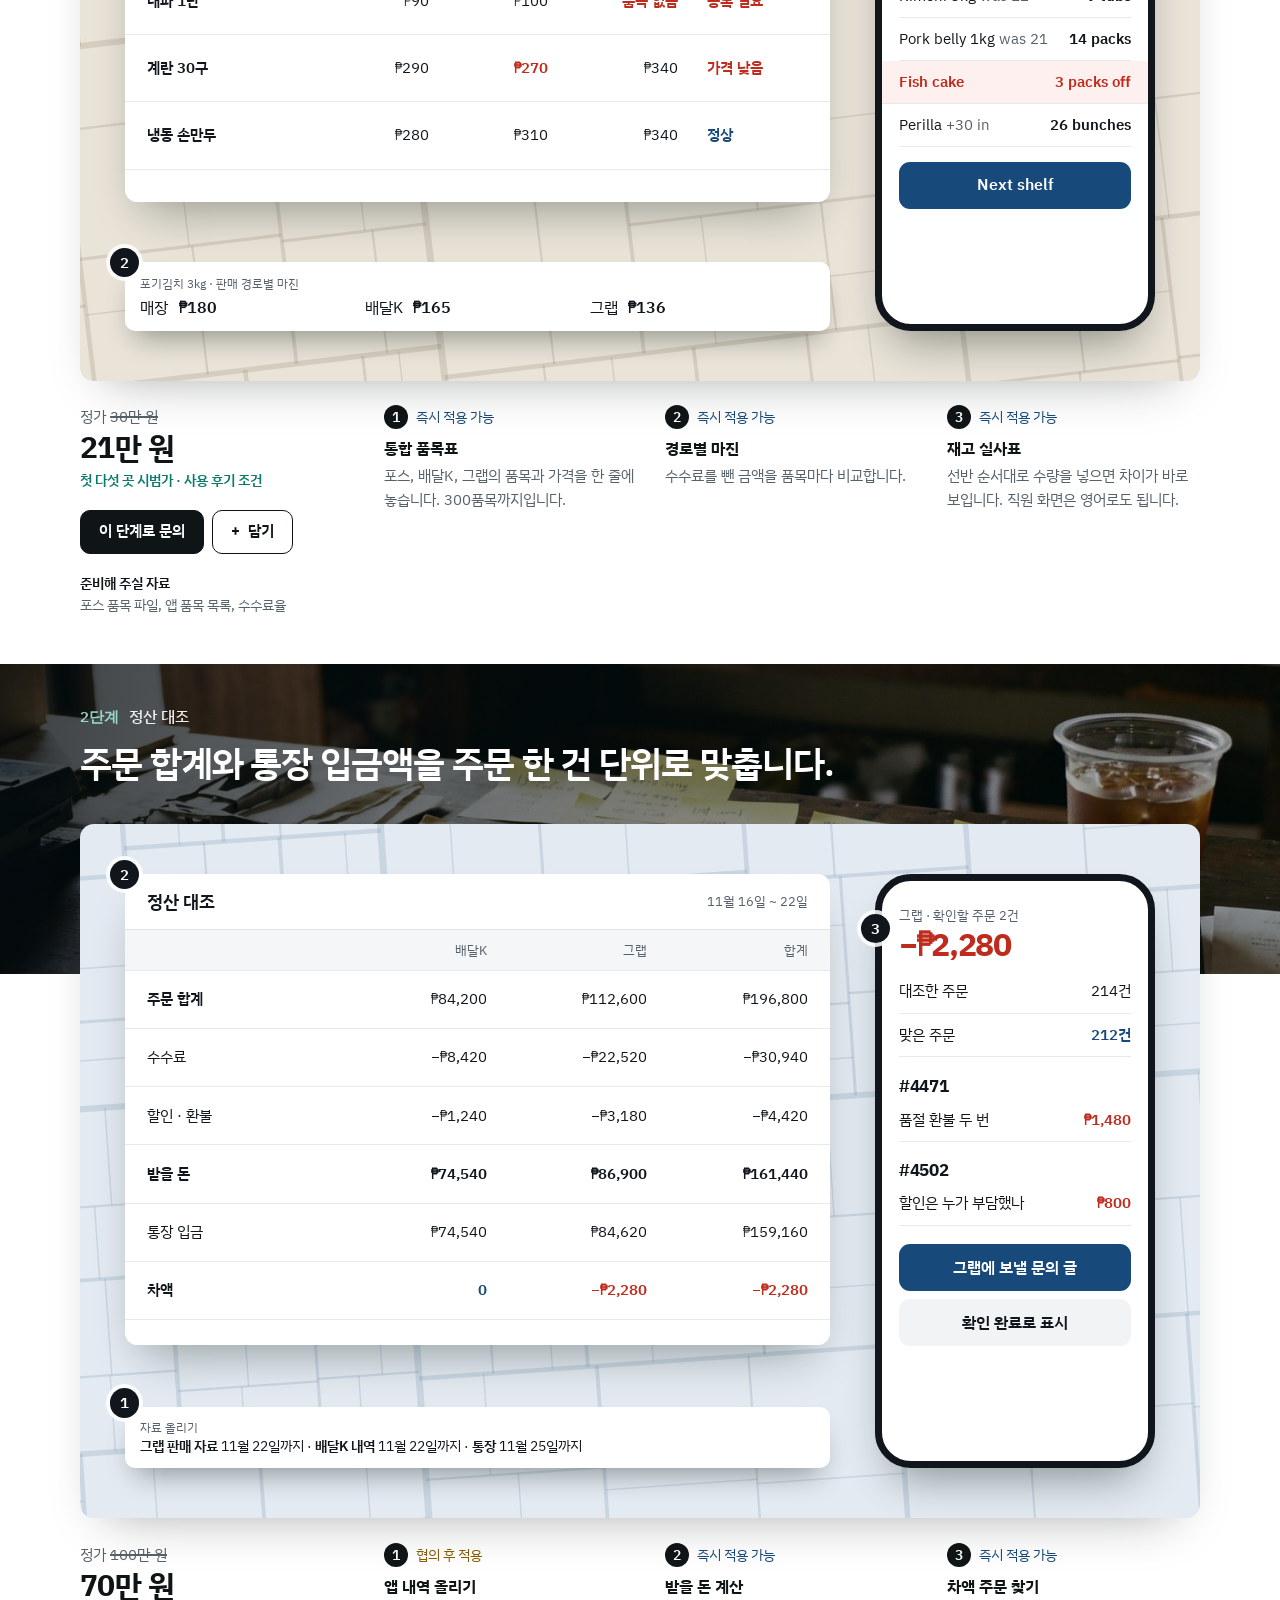
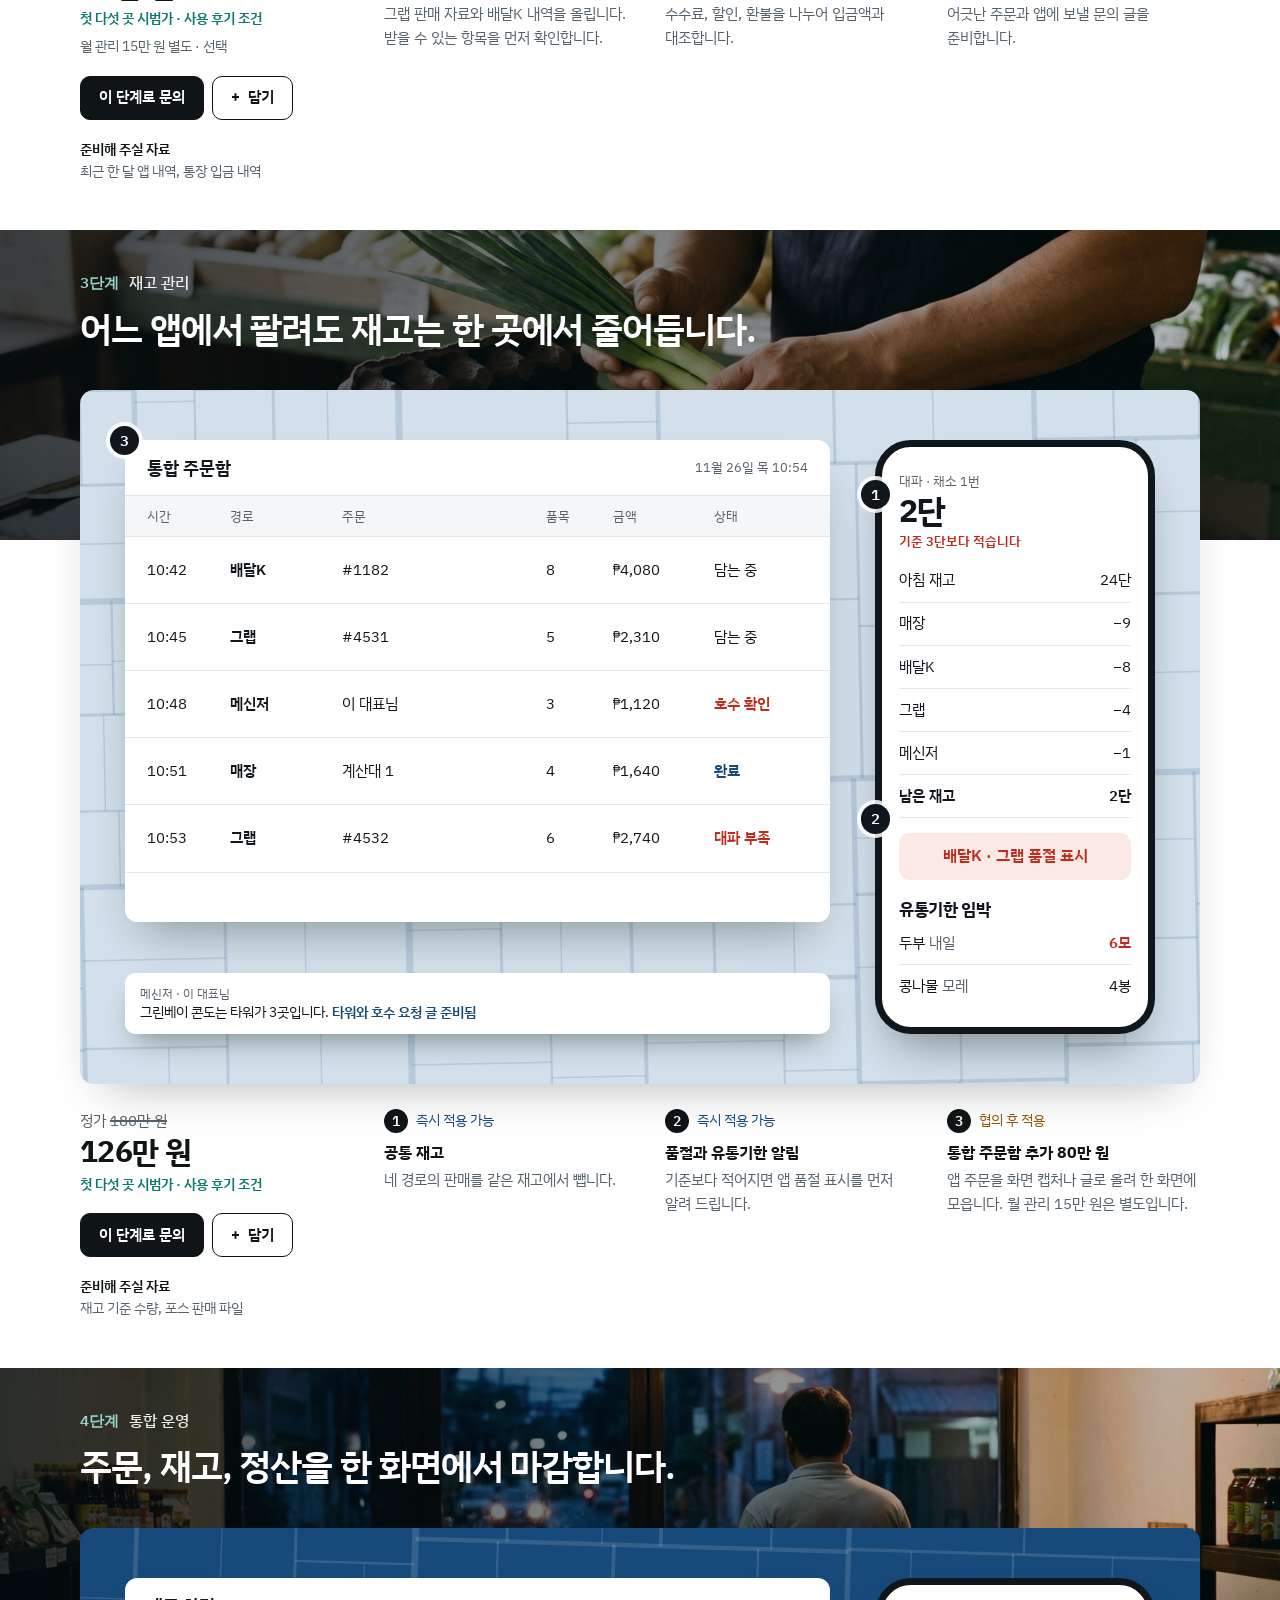
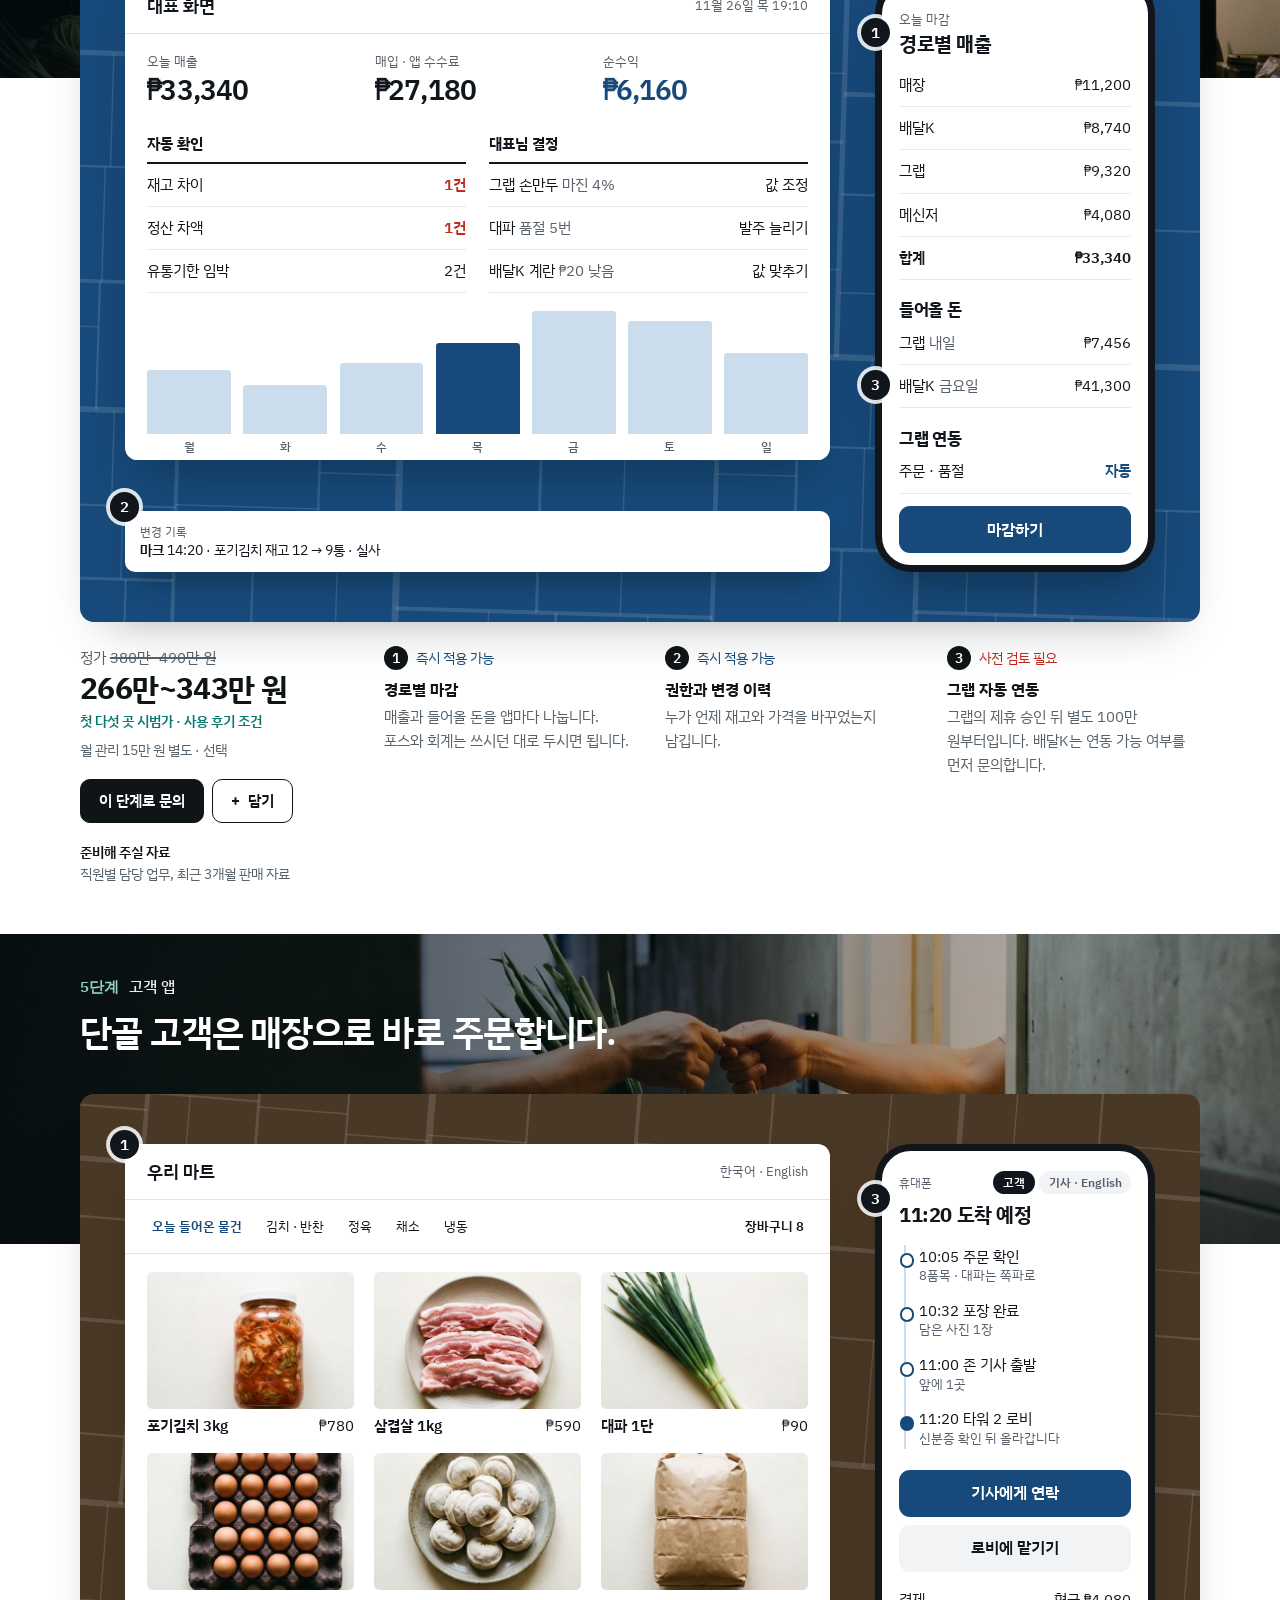
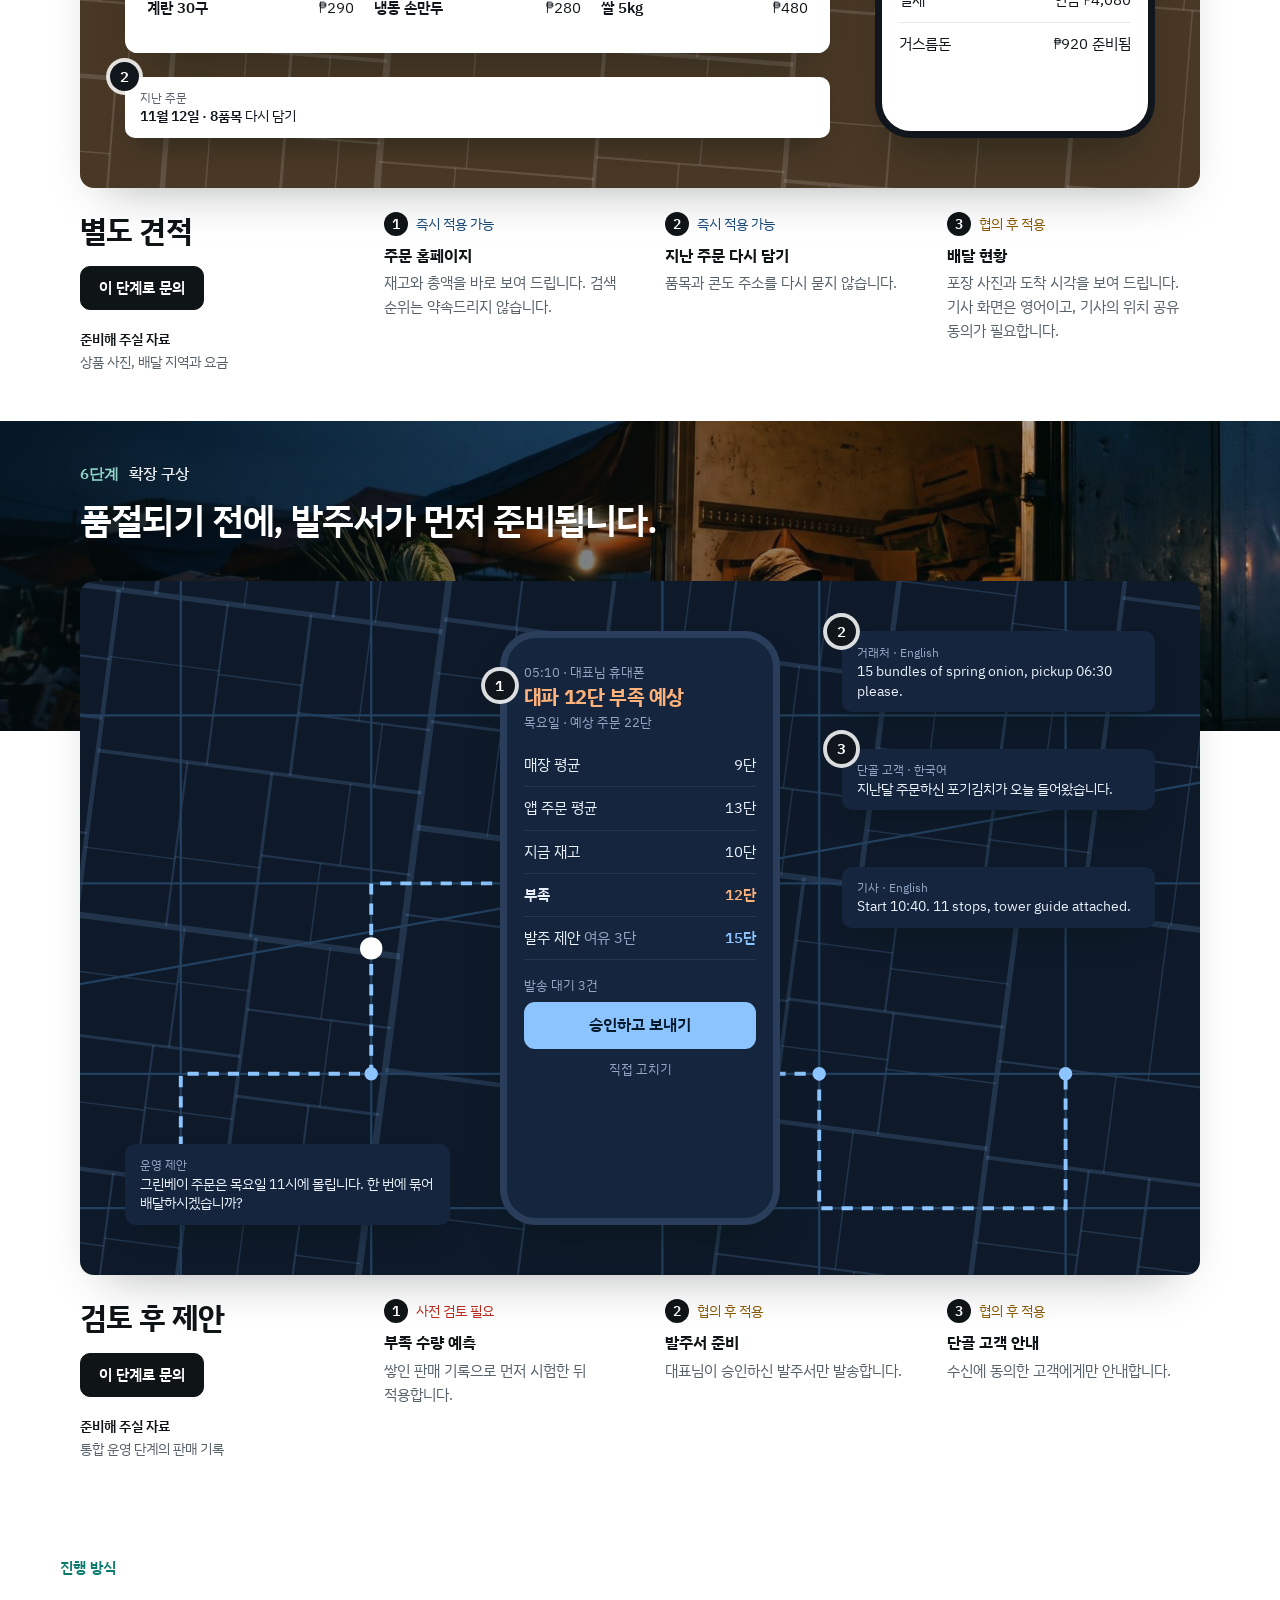
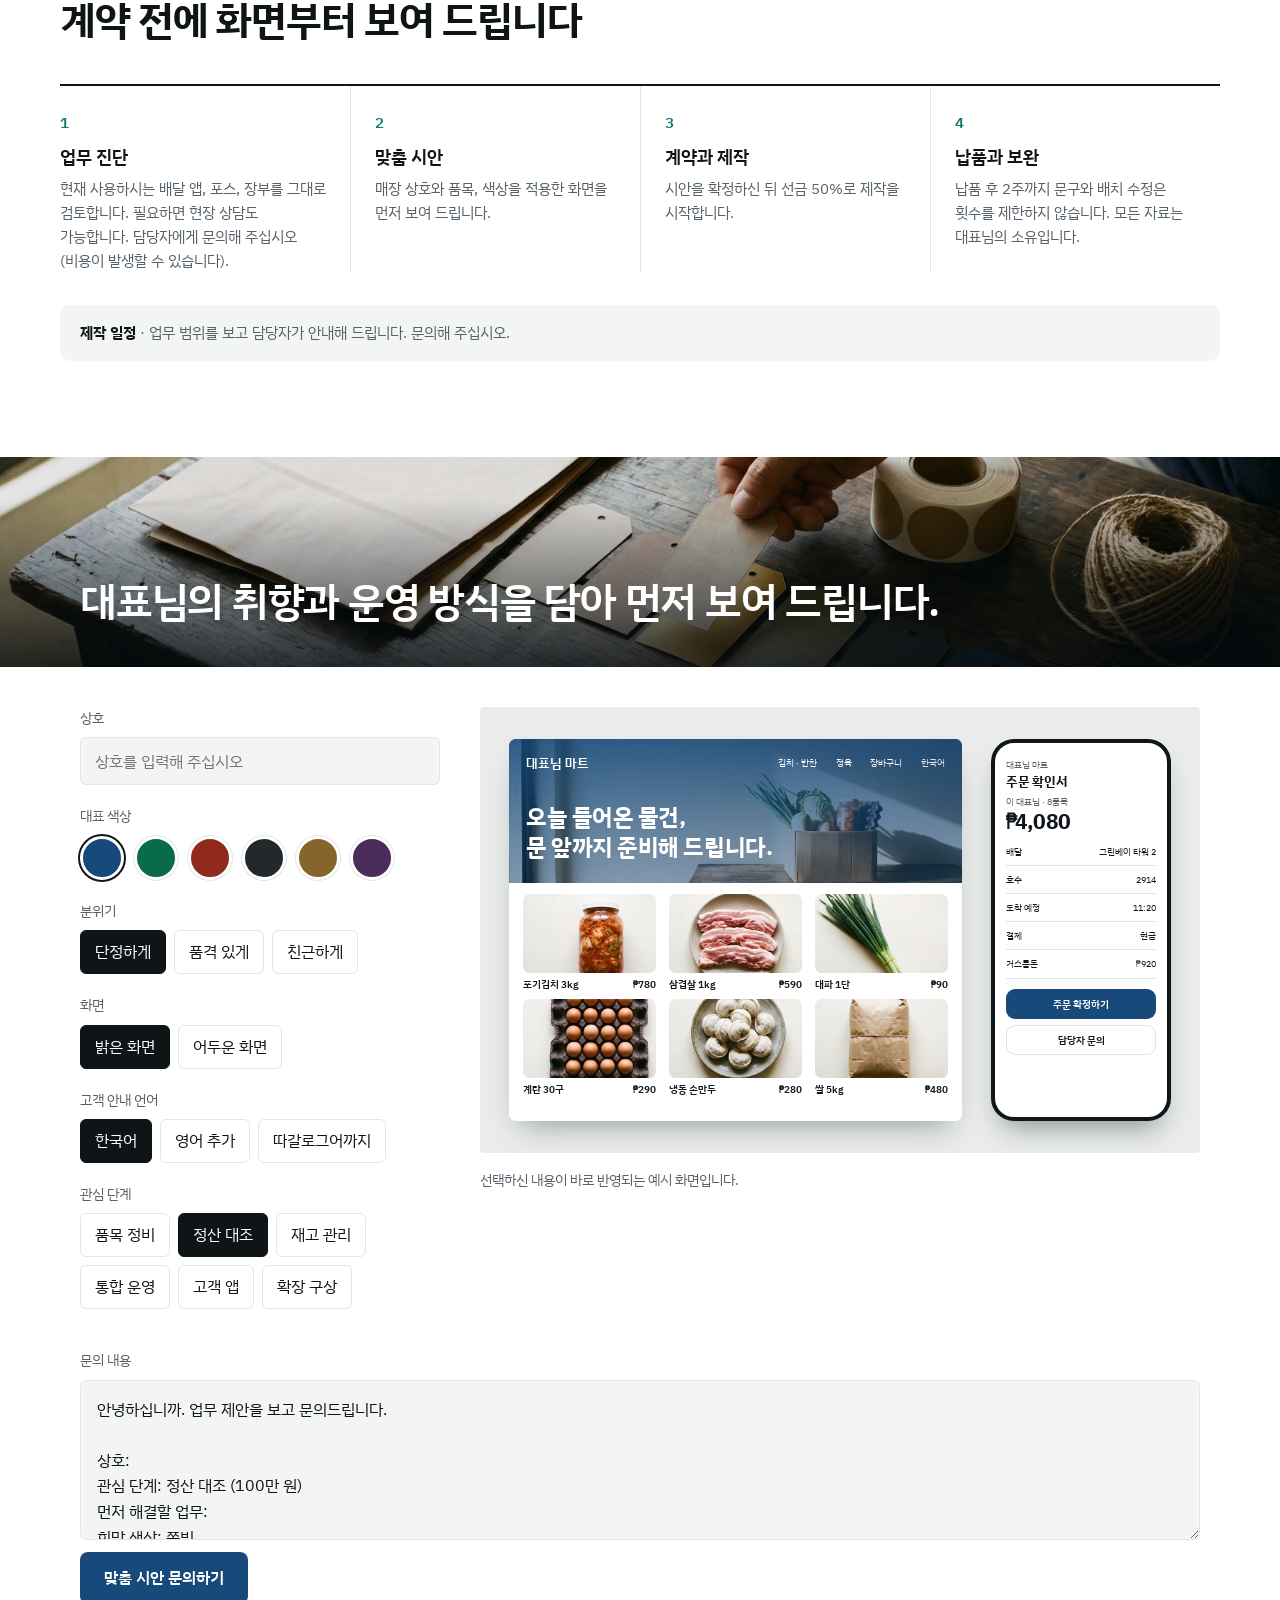
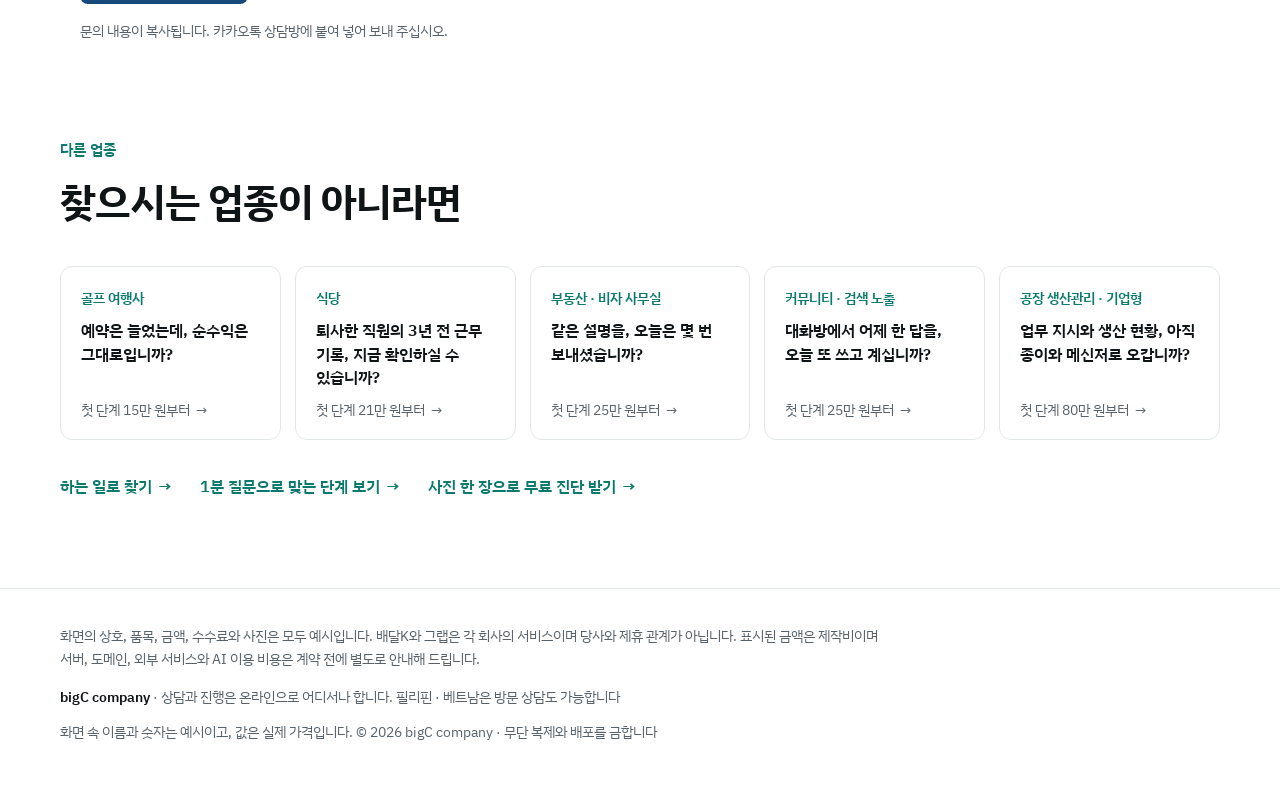
<file: mart/index.html>
<!doctype html><html lang="ko"><head><meta charset="utf-8"><meta name="viewport" content="width=device-width,initial-scale=1,viewport-fit=cover"><meta name="description" content="배달K, 그랩, 메신저, 매장의 주문과 재고, 정산을 한 화면에서 관리합니다."><meta property="og:type" content="website"><meta property="og:site_name" content="bigC company"><meta property="og:url" content="https://bigc-company.github.io/mart/"><link rel="canonical" href="https://bigc-company.github.io/mart/"><meta property="og:image" content="https://bigc-company.github.io/mart/og.jpg?v=4"><meta property="og:image:width" content="1200"><meta property="og:image:height" content="630"><meta name="twitter:card" content="summary_large_image"><meta property="og:title" content="앱마다 주문은 쌓이는데, 재고와 입금액은 맞습니까?"><meta property="og:description" content="주문부터 정산까지, 한 화면에서 관리합니다."><style>:root{color-scheme:light}body{margin:0;font:14px system-ui}img{max-width:100%}[hidden]{display:none!important}</style><link rel="icon" type="image/png" sizes="32x32" href="../_s/favicon-32.png"><link rel="icon" type="image/png" sizes="16x16" href="../_s/favicon-16.png"><link rel="apple-touch-icon" href="../_s/apple-touch-icon-180.png"></head><body><title>마트 업무 제안</title>
<meta name="claude:viewport-fit-sides" content="cover">
<link rel="stylesheet" href="https://fonts.googleapis.com/css2?family=IBM+Plex+Sans+KR:wght@400;500;600;700&family=IBM+Plex+Mono:wght@500;600&family=Nanum+Myeongjo:wght@700&family=Gowun+Dodum&display=swap">
<style>
/* Layout: one 1120 column on a 4-column grid. Each price step = heading row, full-width scene, 4 comments on the same columns.
   Scenes are drawn in em; 1em = 1cqw (wide 100x62) or 2.5cqw (compact 40x46), so one source feeds the page, the thumbnails and the KakaoTalk cards. */
:root{
  --bg:#fff;--panel:#F3F5F7;--ink:#10161C;--soft:#57606A;--line:#DFE4E9;--go:#17497A;--go-ink:#fff;--stop:#BF2B1D;--warn:#8A5A00;
  --sans:"IBM Plex Sans KR","Pretendard","Apple SD Gothic Neo","Malgun Gothic",sans-serif;
  --ease:cubic-bezier(.22,.8,.24,1);color-scheme:light}
@media (prefers-color-scheme:dark){:root:not([data-theme="light"]){
  --bg:#0C1014;--panel:#151B21;--ink:#EEF2F6;--soft:#9DA9B4;--line:#26303A;--go:#86BDF2;--go-ink:#06192B;--stop:#FF8577;--warn:#E5B356;color-scheme:dark}}
:root[data-theme="dark"]{--bg:#0C1014;--panel:#151B21;--ink:#EEF2F6;--soft:#9DA9B4;--line:#26303A;--go:#86BDF2;--go-ink:#06192B;--stop:#FF8577;--warn:#E5B356;color-scheme:dark}
*{box-sizing:border-box}
html{scroll-behavior:smooth;scroll-padding-top:80px}
body{margin:0;background:var(--bg);color:var(--ink);font:400 16px/1.6 var(--sans);-webkit-font-smoothing:antialiased;word-break:keep-all;overflow-wrap:anywhere}
body::before{content:"";position:fixed;inset:0 0 auto;height:env(safe-area-inset-top,0px);z-index:30;background:var(--bg)}
h1,h2,h3,p,ul,ol,figure{margin:0;padding:0}ul,ol{list-style:none}
a{color:inherit;text-decoration:none}
button,textarea{font:inherit;color:inherit}
button{background:none;border:0;padding:0;cursor:pointer;text-align:inherit}
:focus-visible{outline:2px solid var(--go);outline-offset:3px}
.n{font-variant-numeric:tabular-nums;white-space:nowrap}
.w{max-width:1168px;margin:0 auto;padding-left:max(24px,env(safe-area-inset-left,0px));padding-right:max(24px,env(safe-area-inset-right,0px))}

.top{position:sticky;top:env(safe-area-inset-top,0px);z-index:20;background:var(--bg);border-bottom:1px solid var(--line)}
.top .w{display:grid;grid-template-columns:1fr auto;align-items:center;height:64px;gap:24px}
.brand{font-weight:700;white-space:nowrap}
.rail{position:relative;display:flex}
.rail a{padding:0 16px;height:64px;display:flex;align-items:center;font-size:14px;color:var(--soft);white-space:nowrap}
.rail a:hover{color:var(--ink)}
.rail a[aria-current]{color:var(--ink);font-weight:600}
.rail i{position:absolute;left:0;bottom:-1px;height:2px;background:var(--go);transition:transform .35s var(--ease),width .35s var(--ease)}

.hero{background:#B7AF9F;color:#10161C;padding-block:56px 0;position:relative;overflow:hidden;min-height:min(52vw,820px)}
.hero::before{content:"";position:absolute;inset:0;background:linear-gradient(90deg,rgba(226,219,206,.82),rgba(226,219,206,.62) 40%,transparent 66%),url(photo/box.jpg) 50% 70%/cover}
.hero .w{position:relative;z-index:1}
.hero h1{font-size:clamp(32px,4.4vw,56px);line-height:1.18;font-weight:700;letter-spacing:-.035em;text-wrap:balance;max-width:14em}.hero h1 span{display:inline-block}
.hero .sub{margin-top:16px;font-size:18px;color:#27322D;max-width:31em}
.pain{margin-top:32px;display:flex;flex-wrap:wrap;gap:8px;align-items:center}
.pain span{font-size:14px;color:#27322D;width:100%;margin-bottom:2px}
.pain button{min-height:46px;padding:0 18px;border:1px solid #fff;background:#fff;border-radius:8px;font-weight:500;transition:border-color .15s,background .15s}
.pain button:hover{border-color:#10161C}
.pain button[aria-pressed="true"]{border-color:#17497A;color:#17497A;font-weight:600}

.ladder{padding-top:40px;display:grid;grid-template-columns:repeat(6,1fr);gap:16px;align-items:end;padding-bottom:88px}
.ladder a{display:block;transition:transform .35s var(--ease)}
.ladder a:hover{transform:translateY(-6px)}
.ladder a>b{display:block;margin-top:12px;font-size:18px;line-height:1.3}
.ladder a>small{font-size:14px;color:var(--soft)}

.step{padding-block:0 80px}
.mom{background-size:cover;min-height:min(38vw,560px);display:flex;align-items:flex-end;margin-bottom:40px;position:relative;color:#fff}
.mom::before{content:"";position:absolute;inset:0;background:linear-gradient(rgba(4,10,14,.1) 20%,rgba(4,10,14,.82))}
.mom .w{position:relative;width:100%;padding-block:40px;display:flex;justify-content:space-between;align-items:flex-end;gap:24px}
.mom h2{font-size:clamp(26px,3.2vw,44px);line-height:1.28;letter-spacing:-.03em;font-weight:600}.mom h2 span{display:block}
.pr{display:flex;gap:14px;align-items:baseline;font-size:18px;margin-bottom:10px}.pr b{font-weight:600}.pr b+span{font-size:16px}.pr span{opacity:.85}
.hit .mom h2{color:#BBDCFB}
.mom .per small{color:#fff;opacity:.8}.mom .per:hover{color:#BBDCFB}
.g{display:grid;grid-template-columns:repeat(4,1fr);gap:24px}
.sh{align-items:end;margin-bottom:32px}
.sh h2 span,.card h2 span{display:inline-block}
.price b{display:block;font-size:36px;line-height:1.15;font-weight:700;letter-spacing:-.03em}
.price small,.per small{display:block;font-size:14px;font-weight:400;color:var(--soft);white-space:nowrap}
.sh .h{grid-column:2/4}
.sh h2 span,.card h2 span{display:inline-block}
.sh h2{font-size:clamp(24px,2.6vw,36px);line-height:1.25;letter-spacing:-.03em;text-wrap:balance}
.per{text-align:right;font-weight:600;justify-self:end}.per:hover{color:var(--go)}
.cm{margin-top:32px}
.cm h3{font-size:16px;line-height:1.45;margin-bottom:4px}
.cm p{font-size:16px;color:var(--soft)}
.cm .k{display:flex;align-items:center;gap:8px;font-size:14px;color:var(--soft);margin-bottom:8px}
.cm .k i{flex:none;width:24px;height:24px;border-radius:50%;background:var(--ink);color:var(--bg);font:600 14px/24px var(--sans);text-align:center}
.cm .k u{text-decoration:none}
.cm .ok u{color:var(--go)}.cm .if u{color:var(--warn)}.cm .ask u{color:var(--stop)}
.hit .sh h2{color:var(--go)}
.note{margin-top:16px;font-size:14px;color:var(--soft)}

.end{padding-block:80px;border-top:1px solid var(--line)}
.end h2{font-size:clamp(24px,2.6vw,36px);line-height:1.25;letter-spacing:-.03em;margin-bottom:24px}
.way li{border-top:2px solid var(--ink);padding-top:12px}
.way b{display:block}
.way p{color:var(--soft)}
.ask .pick{display:flex;flex-wrap:wrap;gap:8px;margin-bottom:16px}
.ask .pick button{min-height:46px;padding:0 16px;border:1px solid var(--line);border-radius:8px}
.ask .pick button[aria-pressed="true"]{border-color:var(--go);color:var(--go);font-weight:600}
.ask textarea{display:block;width:100%;min-height:232px;padding:16px;border:1px solid var(--line);border-radius:8px;background:var(--panel);line-height:1.6;resize:vertical}
.cta{margin-top:12px;min-height:52px;padding:0 24px;border-radius:8px;background:var(--go);color:var(--go-ink);font-weight:600}
.cta:active{transform:scale(.97)}
.cards{display:flex;gap:16px;overflow-x:auto;padding-bottom:12px;scroll-snap-type:x proximity}
.cards img{flex:none;width:270px;height:auto;border:1px solid var(--line);scroll-snap-align:start}
footer{padding-block:32px 56px;border-top:1px solid var(--line);font-size:14px;color:var(--soft)}

/* ---------- scenes: fixed picture palette, independent of the page theme ---------- */
.sc{container-type:inline-size;position:relative;overflow:hidden;aspect-ratio:100/62;background:var(--sb);color:#10161C;border-radius:4px;user-select:none}
.sc canvas{position:absolute;inset:0;width:100%;height:100%}
.st{position:absolute;inset:0;font-size:1cqw;line-height:1.4;font-family:var(--sans)}
.s0{--sb:#E9E3D8;--ct:rgba(90,66,34,.13)}.s1{--sb:#E3EAF1;--ct:rgba(23,73,122,.12)}.s2{--sb:#D3DFEA;--ct:rgba(23,73,122,.14)}
.s3{--sb:#17497A;--ct:rgba(255,255,255,.13)}.s4{--sb:#4A3826;--ct:rgba(255,255,255,.13)}.s5{--sb:#0E1A2A;--ct:rgba(140,190,255,.16)}
.st b{font-weight:600}
.ph,.bd,.fl{position:absolute;background:#fff}
.ph{width:25em;height:53em;border-radius:3.2em;border:.65em solid #10161C;overflow:hidden;box-shadow:0 2.2em 4em -1.6em rgba(5,20,14,.45)}
.ph>div{padding:2.2em 1.5em 1.5em;height:100%;position:relative}
.ph .t{font-size:1.2em;color:#57606A}.ph .t.r{color:#BF2B1D}
.ph .h{font-size:1.75em;font-weight:700;line-height:1.3;letter-spacing:-.02em}
.cus{border-top:1px solid var(--line);padding-bottom:80px}
.cusimg{background:url(photo/swatch.jpg) 50% 50%/cover;min-height:min(30vw,420px);display:flex;align-items:flex-end;color:#fff;position:relative;margin-bottom:40px}
.cusimg::before{content:"";position:absolute;inset:0;background:linear-gradient(rgba(4,10,14,.1) 20%,rgba(4,10,14,.8))}
.cusimg .w{position:relative;width:100%;padding-block:40px}.cusimg h2{font-size:clamp(26px,3.2vw,44px);line-height:1.28;letter-spacing:-.03em;font-weight:600}.cusimg h2 span{display:inline-block}
.cusg{display:grid;grid-template-columns:minmax(0,4fr) minmax(0,8fr);gap:40px;align-items:start}
.opt{display:grid;gap:20px}.opt fieldset{border:0;margin:0;padding:0;min-width:0}.opt legend,.fld span,.msgw label{display:block;font-size:14px;color:var(--soft);padding:0;margin-bottom:8px}
.fld input{width:100%;min-height:48px;padding:0 14px;border:1px solid var(--line);border-radius:6px;background:var(--panel);font:inherit;color:inherit}
.sw{display:flex;gap:10px;flex-wrap:wrap}.sw button{width:44px;height:44px;border-radius:50%;background:var(--c);border:3px solid var(--bg);box-shadow:0 0 0 1px var(--line)}.sw [aria-pressed="true"]{box-shadow:0 0 0 2px var(--ink)}
.seg{display:flex;flex-wrap:wrap;gap:8px}.seg button{min-height:44px;padding:0 14px;border:1px solid var(--line);border-radius:6px;font-size:16px}.seg [aria-pressed="true"]{border-color:var(--ink);background:var(--ink);color:var(--bg)}
.msgw{margin-top:40px}.msgw textarea{display:block;width:100%;min-height:330px;padding:16px;border:1px solid var(--line);border-radius:6px;background:var(--panel);line-height:1.6;resize:vertical}
.pv{--ac:#17497A;--pb:#fff;--pi:#10161C;--ps:#57606A;--pl:#DFE4E9;--pr:.9em;--pf:var(--sans);--sb:#E9ECEB;transition:background .3s}
.pv .st{font-family:var(--pf)}.pv .bd,.pv .ph{background:var(--pb);color:var(--pi);transition:background .3s,color .3s,border-radius .3s}.pv .bd{border-radius:var(--pr);height:53em}
.pv .ph2{padding:2em 2.4em 2.6em;color:#fff;background:linear-gradient(color-mix(in srgb,var(--ac) 88%,transparent),color-mix(in srgb,var(--ac) 45%,transparent)),url(photo/box.jpg) 50% 72%/cover;height:20em;transition:background .3s}
.pv .ph2 header{display:flex;gap:2em;align-items:center;font-size:1.3em}.pv .ph2 header b{font-size:1.4em;margin-right:auto}.pv .ph2 header em{font-style:normal;opacity:.85}
.pv .ph2 h4{margin:1.3em 0 0;font-size:3.2em;line-height:1.3;letter-spacing:-.02em}
.pv .se{position:relative;display:grid;grid-template-columns:1.2fr 1.2fr .8fr 1fr;background:#fff;color:#10161C;border-radius:var(--pr);margin-top:2.2em;overflow:hidden}.pv .se span{padding:1em 1.3em;font-size:1.25em;border-right:.08em solid #E6EAEE}.pv .se span:last-child{background:var(--ac)!important;color:#fff;display:grid;place-items:center;border:0;font-weight:600}.pv .se small{display:block;font-size:.85em;color:#57606A}
.pv .pk div,.pv .pk div:nth-child(n){border-color:var(--ac)}.pv .pk span,.pv .ph .t,.pv .row em{color:var(--ps)}.pv .row{border-color:var(--pl)}.pv .btn{background:var(--ac);border-radius:var(--pr)}.pv .btn.b2{background:transparent;color:var(--pi);box-shadow:inset 0 0 0 .1em var(--pl)}
.pv.dk{--pb:#14191B;--pi:#F0F3F2;--ps:#A3AFAA;--pl:#2C3437;--sb:#2A3033}
.lg{display:flex;align-items:center;gap:.3em;font-size:1.1em;margin:-.4em 0 .6em}.lg em{font-style:normal;color:#57606A;margin-right:auto}
.lg span{padding:.25em .8em;border-radius:2em;background:#F1F3F5;color:#57606A;font-weight:600;white-space:nowrap}.lg span.on{background:#10161C;color:#fff}
.duo:not(.en)>.en,.duo.en>.ko{display:none}.step .duo .lg span{cursor:pointer}
.ph .big{font-size:2.9em;font-weight:700;letter-spacing:-.04em;line-height:1.2}
.bd{width:63em;height:46em;border-radius:1.1em;overflow:hidden;box-shadow:0 2.2em 4em -1.6em rgba(5,20,14,.38)}
.bd>header{display:flex;justify-content:space-between;align-items:center;height:5em;padding:0 2em;border-bottom:.1em solid #DFE4E9}
.bd>header b{font-size:1.6em}.bd>header span{font-size:1.2em;color:#57606A}
.fl{border-radius:.9em;padding:1.1em 1.4em;box-shadow:0 1.4em 2.6em -1em rgba(5,20,14,.42);font-size:1em}
.fl p{font-size:1.25em}.fl .t{font-size:1.1em;color:#57606A}
.row{display:flex;justify-content:space-between;align-items:center;gap:1em;padding:.75em 0;border-bottom:.08em solid #E6EAEE;font-size:1.3em}
.row em{font-style:normal;color:#57606A}
.row span:last-child{font-variant-numeric:tabular-nums;white-space:nowrap}
.r{color:#BF2B1D}.gr{color:#17497A}
.btn{display:block;text-align:center;border-radius:.7em;padding:.8em;font-size:1.4em;font-weight:600;background:#17497A;color:#fff}
.btn.off{background:#FBE9E6;color:#BF2B1D}
.bub{font-size:1.3em;border-radius:1em;padding:.7em 1em;margin-bottom:.7em;max-width:86%}
.bub.me{background:#FBEFC9;margin-left:auto}.bub.yo{background:#F1F3F5}
.chips{display:grid;gap:.6em;margin-top:.6em}.chips i{font-style:normal;font-size:1.3em;border:.09em solid #17497A;color:#17497A;border-radius:.7em;text-align:center;padding:.5em;font-weight:600}
.pin{position:absolute;width:2.6em;height:2.6em;border-radius:50%;background:#10161C;color:#fff;z-index:5;display:grid;place-items:center;box-shadow:0 0 0 .35em rgba(255,255,255,.85)}
.pin::before{font-style:normal;content:attr(data-n);font-size:1.35em;font-weight:600;line-height:1}
.cal{display:grid;grid-template-columns:8em repeat(4,1fr);height:41em;grid-template-rows:4em repeat(4,1fr)}
.cal>*{border-bottom:.08em solid #E6EAEE;border-left:.08em solid #E6EAEE;padding:.6em .7em;min-width:0}
.cal>.d,.cal>.l{border-left:0}.cal .d b,.cal .l b{font-size:1.3em}.cal .d,.cal .l{display:flex;align-items:center}
.ev{border-radius:.6em;padding:.5em .7em;background:#E3EDF7;margin-bottom:.5em;border:.12em solid transparent}
.ev b{display:block;font-size:1.2em;color:#17497A;white-space:nowrap}.ev span{font-size:1.1em;color:#57606A;white-space:nowrap}
.ev.x{background:#FDF0EE;border:.12em dashed #BF2B1D}.ev.x b{color:#BF2B1D}.ev.sv{background:#EAF3EC}.ev.sv b{color:#1F6A45}.ev.sn{background:#FBF3E2}.ev.sn b{color:#8A5A00}
.kp{display:grid;grid-template-columns:repeat(3,1fr);padding:1.6em 2em;gap:2em}
.kp small{display:block;font-size:1.2em;color:#57606A}.kp b{display:block;font-size:2.5em;letter-spacing:-.03em;line-height:1.35;white-space:nowrap}
.two{display:grid;grid-template-columns:1fr 1fr;gap:2em;padding:0 2em}
.two h4{margin:0;font-size:1.3em;padding:.5em 0;border-bottom:.15em solid #10161C}
.bars{display:flex;align-items:end;gap:1.1em;height:11em;padding:0 2em;margin-top:1.6em}
.bars i{flex:1;background:#CBDCEC;border-radius:.3em .3em 0 0;position:relative}.bars i.hi{background:#17497A}
.bars i::after{content:attr(data-d);position:absolute;bottom:-1.7em;left:0;right:0;text-align:center;font:500 1.1em/1.4 var(--sans);color:#57606A}
.site{padding:0}
.site .hv{height:22em;background:linear-gradient(170deg,#0C4A5E,#17497A 70%,#7DB58C);color:#fff;padding:3em 2.4em;position:relative;overflow:hidden}
.site .hv svg{position:absolute;inset:0;width:100%;height:100%}
.site .hv b{position:relative;display:block;font-size:3.4em;line-height:1.25;letter-spacing:-.03em;font-weight:700}
.site .se{position:relative;display:grid;grid-template-columns:1.2fr 1.2fr .8fr 1fr;background:#fff;color:#10161C;border-radius:.8em;margin-top:1.8em;overflow:hidden}
.site .se span{padding:1em 1.3em;font-size:1.25em;border-right:.08em solid #E6EAEE}.site .se span:last-child{background:#10161C;color:#fff;font-weight:600;display:grid;place-items:center;border:0}
.site .se small{display:block;font-size:.85em;color:#57606A}
.pk{display:grid;grid-template-columns:repeat(3,1fr);gap:1.6em;padding:2em 2.4em}
.pk div{border-top:.5em solid #17497A;padding-top:1em}.pk div:nth-child(2){border-color:#28506E}.pk div:nth-child(3){border-color:#C98A1B}
.pk b{display:block;font-size:1.5em}.pk span{display:block;font-size:1.2em;color:#57606A}.pk strong{display:block;font-size:1.7em;margin-top:.3em}
.tl{position:relative;padding-left:1.8em;margin-top:1em}
.tl::before{content:"";position:absolute;left:.45em;top:.6em;bottom:.6em;width:.14em;background:#CBDCEC}
.tl li{position:relative;padding:.55em 0;font-size:1.3em}.tl li::before{content:"";position:absolute;left:-1.35em;top:1em;width:.75em;height:.75em;border-radius:50%;background:#fff;border:.2em solid #17497A}
.tl li.now::before{background:#17497A}.tl em{font-style:normal;color:#57606A;display:block;font-size:.88em}
.s5 .ph,.s5 .fl{background:#14253D;color:#EAF1FB;border-color:#2A3E5C}.s5 .ph .t,.s5 .fl .t,.s5 .row em{color:#93A7C4}.s5 .row{border-color:#243650}
.s5 .gr{color:#8CC4FF}.s5 .r{color:#FFB27A}.s5 .btn{background:#8CC4FF;color:#06192B}
.map{position:absolute;left:0;top:0;width:100%;height:100%}
.map text{font:600 1.5px var(--sans);fill:#93A7C4}

.tb>div{display:grid;gap:1em;align-items:center;padding:0 2em;height:6em;border-bottom:.1em solid #E6EAEE}
.tb.a>div{grid-template-columns:1.5fr 1fr 1fr 1.1fr 1.1fr}.tb.b>div{grid-template-columns:1.2fr 1fr 1fr 1fr}.tb.c>div{grid-template-columns:6.4em 9em 1fr 5em 8em 8.4em}
.tb.b>div{height:5.2em}.tb.b>.th{height:3.6em}.tb.b span:not(:first-child),.tb.a span:nth-child(n+2):nth-child(-n+4){text-align:right}.tb.a span:last-child{padding-left:1.2em}
.tri{display:grid;grid-template-columns:repeat(3,1fr);font-size:1.4em;margin-top:.3em}.tri b{margin-left:.4em}
.tb span{font-size:1.3em;white-space:nowrap;font-variant-numeric:tabular-nums}
.tb .th{height:3.6em;background:#F5F6F8}.tb .th span{font-size:1.15em;color:#57606A}
.op2{display:grid;gap:.7em}.op2 p{display:flex;justify-content:space-between;align-items:center;border:.1em solid #DFE4E9;border-radius:.7em;padding:.75em .9em;font-size:1.3em}.op2 .on{border-color:#17497A;background:#E3EDF7;color:#17497A}
.btn.b2{background:#F1F3F5;color:#10161C}
.ct{display:flex;gap:1.8em;align-items:center;height:4em;padding:0 2em;border-bottom:.1em solid #DFE4E9;font-size:1.2em;white-space:nowrap}.ct b{color:#17497A}.ct em{font-style:normal;margin-left:auto;font-weight:600}
.pg{display:grid;grid-template-columns:repeat(3,1fr);gap:1.5em 1.8em;padding:1.6em 2em}.pg i{display:block;height:12.2em;border-radius:.5em;background:#EEEBE4 50% 50%/cover}.pg b{display:inline-block;font-size:1.35em;margin-top:.45em}.pg span{float:right;font-size:1.35em;margin-top:.45em;font-variant-numeric:tabular-nums}
.s4 .bd{height:45.4em}
.pv .pg{padding-top:1.5em;gap:1.1em 1.8em}.pv .pg i{height:11em;border-radius:var(--pr)}.pv .pg span{font-weight:600}
/* default wide positions */
.ph.a{left:71em;top:4.5em}.bd{left:4em;top:4.5em}.bar{left:4em;bottom:4.5em;width:63em}
.s0 .bd{height:41.5em}.s1 .bd{height:42em}.s2 .bd,.s3 .bd{height:43em}.s0 .cal{height:32em;grid-template-rows:4em repeat(3,1fr)}

.s5 .ph.a{left:37.5em}
/* compact positions: emitted for narrow screens and for cards by build.py */
@media (max-width:760px){.step .sc{aspect-ratio:40/50}.step .st{font-size:2.5cqw}.step .bd{left:2em;top:2em;zoom:.57}.step .ph.a{left:13em;top:13em}.step .s0 .bd{top:2em}.step .s5 .ph.a{left:9.7em;top:1.6em;zoom:.9}.step .bar{left:2em!important;top:auto!important;bottom:2em!important;width:36em!important;z-index:4}.step .f2{left:2em!important;top:auto!important;bottom:2em!important;width:36em!important;z-index:4}.step .s0 .bar{display:none}.step .s1 .bar{display:none}.step .s2 .bar{display:none}.step .s1 .ph.b{display:none}.step .f1{display:none}.step .f1b{display:none}.step .f5a{display:none}.step .f5b{display:none}.step .f5c{display:none}.step .f5d{display:none}.step .pin{display:none}.step .fl p{font-size:1.4em}.pvw .sc{aspect-ratio:40/50}.pvw .st{font-size:2.5cqw}.pvw .bd{left:2em;top:2em;zoom:.57}.pvw .ph.a{left:13em;top:13em}.pvw .s0 .bd{top:2em}.pvw .s5 .ph.a{left:9.7em;top:1.6em;zoom:.9}.pvw .bar{left:2em!important;top:auto!important;bottom:2em!important;width:36em!important;z-index:4}.pvw .f2{left:2em!important;top:auto!important;bottom:2em!important;width:36em!important;z-index:4}.pvw .s0 .bar{display:none}.pvw .s1 .bar{display:none}.pvw .s2 .bar{display:none}.pvw .s1 .ph.b{display:none}.pvw .f1{display:none}.pvw .f1b{display:none}.pvw .f5a{display:none}.pvw .f5b{display:none}.pvw .f5c{display:none}.pvw .f5d{display:none}.pvw .pin{display:none}.pvw .fl p{font-size:1.4em}}


@media (prefers-reduced-motion:no-preference){
  .mv{transition:transform .9s var(--ease)}
  .sc:not(.on) .mv.up{transform:translateY(2em)}.sc:not(.on) .mv.lf{transform:translateX(2em)}
  .on .shake{animation:sh 5s 1s infinite}.on .pulse{animation:pu 2.4s infinite}
  @keyframes sh{0%,86%,100%{transform:none}89%{transform:translateX(.35em)}92%{transform:translateX(-.35em)}95%{transform:translateX(.2em)}}
  @keyframes pu{50%{opacity:.45}}
}
@media (max-width:760px){
  .w{padding-left:max(16px,env(safe-area-inset-left,0px));padding-right:max(16px,env(safe-area-inset-right,0px))}
  .top .w{grid-template-columns:1fr;height:52px}.brand{display:none}
  .rail{justify-content:space-between}.rail a{padding:0 4px;height:52px}
  .hero{padding-block:36px 0;min-height:0;padding-bottom:58vw}.hero::before{inset:auto 0 0;aspect-ratio:1/1;background:url(photo/box.jpg) 82% 100%/cover;-webkit-mask-image:linear-gradient(transparent,#000 38%);mask-image:linear-gradient(transparent,#000 38%)}
  .mom{min-height:100vw;margin-bottom:24px}.mom .w{padding-block:24px;flex-direction:column;align-items:flex-start;gap:16px}.mom .per{text-align:left;justify-self:start}
  .ladder{display:flex;overflow-x:auto;gap:12px;padding-bottom:56px;margin-inline:-16px;padding-inline:16px;scrollbar-width:none}
  .ladder a{flex:none;width:148px}
  .step{padding-block:0 56px}.end{padding-block:56px}
  .g{grid-template-columns:1fr;gap:20px}
  .cusg{grid-template-columns:1fr;gap:28px}.cusimg{min-height:80vw;margin-bottom:28px}.pv .bd{zoom:.57;left:2em;top:2em}
  .price b{font-size:26px}.cm .k i{display:none}
  .sh{display:grid;grid-template-columns:1fr auto;margin-bottom:20px;gap:16px}.sh .h{grid-column:1/-1;grid-row:2}.per{grid-row:1;grid-column:2}
}

.b-hv .sc{aspect-ratio:40/50}.b-hv .st{font-size:2.5cqw}.b-hv .bd{left:2em;top:2em;zoom:.57}.b-hv .ph.a{left:13em;top:13em}.b-hv .s0 .bd{top:2em}.b-hv .s5 .ph.a{left:9.7em;top:1.6em;zoom:.9}.b-hv .bar{left:2em!important;top:auto!important;bottom:2em!important;width:36em!important;z-index:4}.b-hv .f2{left:2em!important;top:auto!important;bottom:2em!important;width:36em!important;z-index:4}.b-hv .s0 .bar{display:none}.b-hv .s1 .bar{display:none}.b-hv .s2 .bar{display:none}.b-hv .s1 .ph.b{display:none}.b-hv .f1{display:none}.b-hv .f1b{display:none}.b-hv .f5a{display:none}.b-hv .f5b{display:none}.b-hv .f5c{display:none}.b-hv .f5d{display:none}.b-hv .pin{display:none}.b-hv .fl p{font-size:1.4em}
/* ===== bigC company brand frame (182)(P1)(P9) — tokens, buttons, header and footer copied from the first page (draft v6).
   Used by the landing kit, the MES page and the interview bot. Class prefix b- so the pages' own css never collides. ===== */
:root{
  --b-bg:#ffffff;--b-tint:#f3f5f5;--b-ink:#0f1416;--b-mu:#56616a;--b-ln:#e1e6e8;
  --b-acc:#0b7a6e;--b-acc-ink:#ffffff;--b-acc-soft:#e5f1ef;--b-shadow:0 22px 48px -26px rgba(15,20,22,.38);
  --b-f:"IBM Plex Sans KR","Apple SD Gothic Neo","Malgun Gothic",system-ui,sans-serif;--b-mono:"IBM Plex Mono",ui-monospace,Consolas,monospace;
  --logo-ink:#0f1416;--logo-acc:#0b7a6e;--logo-sub:#58636a;
  --hh:72px}
@media (prefers-color-scheme:dark){:root:not([data-theme="light"]){color-scheme:dark;
  --b-bg:#0e1214;--b-tint:#161b1e;--b-ink:#e9eef0;--b-mu:#9aa6ab;--b-ln:#262d31;--b-acc:#4fc1ae;--b-acc-ink:#06201c;--b-acc-soft:#123029;--b-shadow:0 22px 48px -26px rgba(0,0,0,.8);--logo-ink:#eef2f3;--logo-acc:#4fc1ae;--logo-sub:#9aa6ab}}
:root[data-theme="dark"]{color-scheme:dark;
  --b-bg:#0e1214;--b-tint:#161b1e;--b-ink:#e9eef0;--b-mu:#9aa6ab;--b-ln:#262d31;--b-acc:#4fc1ae;--b-acc-ink:#06201c;--b-acc-soft:#123029;--b-shadow:0 22px 48px -26px rgba(0,0,0,.8);--logo-ink:#eef2f3;--logo-acc:#4fc1ae;--logo-sub:#9aa6ab}
body::before{content:"";position:fixed;inset:0 0 auto;height:env(safe-area-inset-top,0px);z-index:50;background:var(--b-bg)}
.b-wrap{max-width:1200px;margin-inline:auto;padding-left:max(20px,env(safe-area-inset-left,0px));padding-right:max(20px,env(safe-area-inset-right,0px))}
.nw{display:inline-block;white-space:nowrap}.nb{white-space:nowrap}
.b-num{font-variant-numeric:tabular-nums}
.b-eyebrow{font-size:15px;font-weight:600;color:var(--b-acc)}

/* buttons (first page .btn) */
.b-btn{display:inline-flex;align-items:center;justify-content:center;gap:8px;min-height:52px;min-width:0;max-width:100%;padding:10px 24px;border-radius:10px;font-weight:600;font-size:16px;line-height:1.35;text-align:center;text-wrap:balance;border:1.5px solid var(--b-ink);background:transparent;color:var(--b-ink);cursor:pointer;transition:transform .15s ease,background .15s ease}
.b-btn .ar{flex:none}
.b-btn:hover{transform:translateY(-1px)}
.b-btn.fill{background:var(--b-ink);color:var(--b-bg)}
.b-btn.sm{min-height:44px;padding:6px 18px;font-size:15px}
.b-link{font-weight:600;font-size:16px;color:var(--b-acc);display:inline-flex;gap:6px;align-items:center;min-height:44px}
.b-link:hover{text-decoration:underline;text-underline-offset:4px}

/* header */
.b-hd,.b-ft{font-family:var(--b-f);-webkit-font-smoothing:antialiased;word-break:keep-all}
.b-hd a,.b-ft a{text-decoration:none;color:inherit}
.b-hd .b-btn.fill{color:var(--b-bg)}
.b-hd{position:sticky;top:env(safe-area-inset-top,0px);z-index:40;background:var(--b-bg);border-bottom:1px solid var(--b-ln)}
.b-hd .b-wrap{height:var(--hh);display:flex;align-items:center;justify-content:space-between;gap:20px}
.b-brand{display:flex;align-items:center;gap:4px;min-width:0}
.b-logo{display:flex;align-items:center;min-height:44px;flex:none}
.b-lk{height:45px;width:auto;display:block;margin-left:-8px}
.b-crumb{display:flex;align-items:center;gap:8px;font-size:15px;color:var(--b-mu);white-space:nowrap;min-width:0}
.b-crumb a{min-height:44px;display:inline-flex;align-items:center}
.b-crumb a:hover{color:var(--b-ink)}
.b-crumb [aria-current]{color:var(--b-ink);font-weight:600;overflow:hidden;text-overflow:ellipsis}
.b-nav{display:flex;align-items:center;gap:34px;font-size:15px}
.b-nav a.n{color:var(--b-mu);min-height:44px;display:inline-flex;align-items:center}
.b-nav a.n:hover{color:var(--b-ink)}

/* footer (first page footer + the draft's example note) */
.b-ft{margin-top:80px;border-top:1px solid var(--b-ln);padding-block:36px 48px;font-size:14px;color:var(--b-mu)}
.b-fine{margin-bottom:16px;max-width:60em}
.b-fl{display:flex;flex-wrap:wrap;justify-content:space-between;gap:12px 32px}
.b-fl b{color:var(--b-ink);font-weight:600}

@media (max-width:760px){
  :root{--hh:60px}
  .b-nav{display:none}
  .b-crumb a,.b-crumb [aria-hidden]{display:none}
  .b-crumb{font-size:14px}
  .b-ft{margin-top:56px;padding-bottom:120px}
}
@media (prefers-reduced-motion:reduce){.b-btn{transition:none}.b-btn:hover{transform:none}}

/* ===== Landing 2.0 kit (182)(183) — the step-page frame; brand.css (header, footer, buttons, tokens) comes first ===== */
:root{--lh:54px;--ov:150px}
/* the draft's own page tokens follow the first page (scenes keep their fixed picture palette) */
:root,:root[data-theme],:root:not([data-theme="light"]){--bg:var(--b-bg);--ink:var(--b-ink);--soft:var(--b-mu);--line:var(--b-ln);--panel:var(--b-tint)}
html{scroll-behavior:smooth;scroll-padding-top:calc(var(--hh) + var(--lh) + 16px)}
@media (prefers-reduced-motion:reduce){html{scroll-behavior:auto}}
body{background:var(--b-bg);color:var(--b-ink);font-family:var(--b-f)}
/* hero: question + the strongest scene, the cover photo kept as a soft background */
.b-hero{position:relative;overflow:hidden;padding-block:56px 0;background:var(--b-bg);color:var(--b-ink);min-height:0}
.b-bg{position:absolute;inset:0 0 auto;height:min(760px,100%);background-size:cover;background-repeat:no-repeat}
.b-bg::after{content:"";position:absolute;inset:0;background:linear-gradient(90deg,var(--b-bg) 0%,color-mix(in srgb,var(--b-bg) 94%,transparent) 34%,color-mix(in srgb,var(--b-bg) 55%,transparent) 62%,color-mix(in srgb,var(--b-bg) 20%,transparent) 100%),linear-gradient(transparent 55%,var(--b-bg))}
.b-hero .b-wrap{position:relative}
.b-grid{display:grid;grid-template-columns:minmax(0,1fr) var(--hvw,440px);gap:56px;align-items:center}
.b-hero h1{font-size:clamp(32px,4.2vw,50px);line-height:1.2;margin:16px 0 22px;letter-spacing:-.025em;font-weight:700;text-wrap:balance;max-width:none}
.b-lead{font-size:19px;color:var(--b-mu);max-width:30em}
.b-ctas{display:flex;flex-wrap:wrap;gap:12px;margin-top:32px}
.b-pains{margin-top:28px;display:flex;flex-wrap:wrap;gap:8px;align-items:center}
.b-pains span{width:100%;font-size:14px;color:var(--b-mu);margin-bottom:2px}
.b-pains button{min-height:44px;padding:0 16px;border-radius:999px;border:1px solid var(--b-ln);background:var(--b-tint);color:var(--b-ink);font-size:15px;font-weight:500;transition:border-color .15s}
.b-pains button:hover{border-color:var(--b-ink)}
.b-pains button[aria-pressed="true"]{border-color:var(--b-acc);color:var(--b-acc);background:var(--b-acc-soft);font-weight:600}
.b-copy .kind span{color:var(--b-mu)}
.b-copy .kind button{border-color:var(--b-ln);background:var(--b-bg);color:var(--b-ink);min-height:44px}
.b-copy .kind button[aria-pressed="true"]{background:var(--b-ink);border-color:var(--b-ink);color:var(--b-bg)}
.b-hv{margin:0}
.b-hv a{display:block;border-radius:16px;box-shadow:var(--b-shadow);transition:transform .2s ease}
.b-hv a:hover{transform:translateY(-3px)}
.b-hv .sc{border-radius:16px}
.b-hv figcaption{display:flex;justify-content:space-between;gap:12px;margin-top:12px;font-size:14px;color:var(--b-mu)}
.b-hv figcaption .b-num{color:var(--b-ink);font-weight:600;white-space:nowrap}

/* benefit band (first page .proof) */
.b-proof{margin-top:64px;border-top:1px solid var(--b-ln);border-bottom:1px solid var(--b-ln)}
.b-cells{display:grid;grid-template-columns:repeat(4,minmax(0,1fr))}
.b-c{padding:28px 24px 26px 0;display:flex;flex-direction:column;gap:6px}
.b-c + .b-c{padding-left:32px;border-left:1px solid var(--b-ln)}
.b-big{font-size:clamp(30px,3.2vw,40px);white-space:nowrap;font-weight:700;letter-spacing:-.03em;line-height:1.05;font-variant-numeric:tabular-nums}
.b-big small{font-size:20px;font-weight:600;letter-spacing:0;margin-left:3px}
.b-cap{font-size:15px;color:var(--b-mu)}
.b-src{padding-block:16px 0;font-size:14px;color:var(--b-mu);display:flex;flex-wrap:wrap;gap:4px 16px;align-items:center}
.b-src b{color:var(--b-ink);font-weight:600}
.b-dot{display:inline-flex;align-items:center;gap:7px}
.b-dot::before{content:"";width:8px;height:8px;border-radius:50%;background:var(--b-acc)}

/* sticky ladder (P3) */
.b-lad{position:sticky;top:calc(env(safe-area-inset-top,0px) + var(--hh));z-index:35;margin-top:32px;background:var(--b-bg);border-bottom:1px solid var(--b-ln)}
.b-lad .b-wrap{display:flex;gap:2px;height:var(--lh);align-items:stretch;overflow-x:auto;scrollbar-width:none;scroll-behavior:smooth}
.b-lad .b-wrap::-webkit-scrollbar{display:none}
.b-lad a{flex:none;display:flex;align-items:center;gap:8px;padding:0 14px;font-size:14px;color:var(--b-mu);border-bottom:2px solid transparent;margin-bottom:-1px;white-space:nowrap;transition:color .15s,border-color .2s}
.b-lad a:first-child{padding-left:0}
.b-lad a i{font:600 13px var(--b-mono);font-style:normal;color:var(--b-mu)}
.b-lad a b{font-weight:600;color:var(--b-ink);font-variant-numeric:tabular-nums}
.b-lad a:hover{color:var(--b-ink)}
.b-lad a[aria-current]{color:var(--b-ink);border-bottom-color:var(--b-acc)}
.b-lad a[aria-current] i{color:var(--b-acc)}
.b-lad a.got b::after{content:" ✓";color:var(--b-acc)}

/* step: photo head with the scene card lifted over its lower part (183) */
.step.b-step{padding-block:0;margin-top:48px}
.b-step .b-wrap{max-width:1160px}
.b-mom{position:relative;overflow:hidden;color:#fff;min-height:310px;padding-top:40px;padding-bottom:calc(var(--ov) + 28px);isolation:isolate}
.b-mi{position:absolute;inset:0;background-size:cover;z-index:-2;transform:scale(1);transition:transform 9s cubic-bezier(.2,.6,.2,1)}
.b-step.in .b-mi{transform:scale(1.04)}
.b-mom::after{content:"";position:absolute;inset:0;z-index:-1;background:linear-gradient(100deg,rgba(4,10,14,.78),rgba(4,10,14,.46) 55%,rgba(4,10,14,.2)),linear-gradient(rgba(4,10,14,0) 50%,rgba(4,10,14,.35))}
.b-no{font-size:16px;font-weight:500;opacity:.92;display:flex;gap:10px;align-items:baseline}
.b-no i{font:600 15px var(--b-mono);font-style:normal;color:#9fe3d6}
.b-mom h2{margin-top:10px;font-size:clamp(26px,3vw,36px);line-height:1.28;letter-spacing:-.03em;font-weight:600;text-wrap:balance;max-width:22em}
.b-mom h2 span{display:inline-block}
.hit .b-mom h2{color:#A9E9CB}
.b-card{position:relative;z-index:2;margin-top:calc(-1 * var(--ov))}
.b-card>.sc{border-radius:14px;box-shadow:var(--b-shadow)}
.b-det{display:grid;grid-template-columns:minmax(0,3fr) minmax(0,9fr);gap:32px;margin-top:24px;align-items:start}
.b-lp{font-size:15px;color:var(--b-mu)}
.b-lp s{text-decoration-thickness:1.5px}
.b-fp b{display:block;font-size:30px;line-height:1.2;font-weight:700;letter-spacing:-.02em}
.b-fp small{display:block;margin-top:4px;font-size:14px;color:var(--b-acc);font-weight:600}
.b-mo{margin-top:6px;font-size:14px;color:var(--b-mu)}
.b-acts{display:flex;flex-wrap:wrap;gap:8px;margin-top:18px}
.b-add[aria-pressed="true"]{background:var(--b-acc-soft);border-color:var(--b-acc);color:var(--b-acc)}
.b-add .b-pl{font-weight:700}
.cm.b-cm{margin:0;display:grid;grid-template-columns:repeat(3,minmax(0,1fr));gap:28px}
.b-cm p{font-size:15px}
.b-prep{margin-top:18px;font-size:14px;color:var(--b-mu)}
.b-prep b{display:block;color:var(--b-ink);font-weight:600}

/* process */
.b-how{padding-block:96px 0}
.b-blk{display:flex;flex-direction:column;gap:14px;max-width:760px;margin-bottom:40px}
.b-blk h2{font-size:clamp(28px,3.4vw,40px);line-height:1.25;letter-spacing:-.025em;font-weight:700;text-wrap:balance}
.b-steps{list-style:none;margin:0;padding:0;display:grid;grid-template-columns:repeat(4,minmax(0,1fr));border-top:2px solid var(--b-ink)}
.b-steps li{padding:24px 24px 0 0;display:flex;flex-direction:column;gap:8px}
.b-steps li + li{padding-left:24px;border-left:1px solid var(--b-ln)}
.b-k i{font:600 15px var(--b-mono);font-style:normal;color:var(--b-acc)}
.b-steps h3{font-size:18px;line-height:1.4;font-weight:600}
.b-steps p{color:var(--b-mu);font-size:15px}
.b-sched{margin-top:32px;padding:16px 20px;border-radius:10px;background:var(--b-tint);font-size:15px;color:var(--b-mu)}
.b-sched b{color:var(--b-ink)}

/* the draft's 「먼저 보여 드립니다」 block: shorter photo band, same frame */
.cus{margin-top:96px;border-top:0;padding-bottom:0}
.cusimg{min-height:min(18vw,210px)}
.cus .msgw textarea,.cus textarea#msg{min-height:160px}

/* other trades (P6) */
.b-next{padding-block:96px 0}
.b-trs{display:grid;grid-template-columns:repeat(5,minmax(0,1fr));gap:14px}
.b-tr{display:flex;flex-direction:column;gap:10px;padding:20px 20px 18px;border:1px solid var(--b-ln);border-radius:12px;background:var(--b-bg);transition:border-color .15s,transform .15s}
.b-tr:hover{border-color:var(--b-ink);transform:translateY(-2px)}
.b-tn{font-size:14px;font-weight:600;color:var(--b-acc)}
.b-tr b{font-size:16px;line-height:1.45;font-weight:600}
.b-tp{margin-top:auto;font-size:14px;color:var(--b-mu);display:flex;gap:6px}
.b-cmh{display:none}
.cm.b-cm li.b-pli{display:none}
.b-unf{display:none;margin:20px auto 0;width:calc(100% - 40px);max-width:520px}
.b-or{margin-top:24px;display:flex;flex-wrap:wrap;gap:4px 28px}

/* bottom bar: phones always (after the hero), every screen once something is in the cart (P7) */
.b-bar{position:fixed;left:0;right:0;bottom:0;z-index:45;background:var(--b-bg);border-top:1px solid var(--b-ln);box-shadow:0 -10px 30px -18px rgba(15,20,22,.35);
  padding:10px 0 calc(10px + env(safe-area-inset-bottom,0px));transform:translateY(110%);transition:transform .25s ease}
.b-bar.on{transform:none}
.b-bar .b-wrap{display:flex;align-items:center;gap:16px}
.b-sum{flex:1;min-width:0;font-size:15px;color:var(--b-mu)}
.b-sum b{color:var(--b-ink);font-weight:600}
.b-sum s{color:var(--b-mu)}
.b-sum:empty{display:none}
.b-bb{display:flex;gap:10px;flex:none}
.b-1m{display:none}
.b-bar:not(.has) .b-clr{display:none}
body.b-cart .b-ft{padding-bottom:120px}

@media (max-width:1080px){
  .b-grid{grid-template-columns:minmax(0,1fr) 360px;gap:36px}
  .b-trs{grid-template-columns:repeat(2,minmax(0,1fr))}
  .b-steps{grid-template-columns:repeat(2,minmax(0,1fr))}
  .b-steps li:nth-child(3){padding-left:0;border-left:0}
  .b-steps li:nth-child(n+3){margin-top:24px}
  .cm.b-cm{grid-template-columns:1fr;gap:20px}
}
@media (max-width:900px){
  .b-grid{grid-template-columns:1fr;gap:40px}
  .b-hv{max-width:min(440px,var(--hvw,440px))}
  .b-cells{grid-template-columns:repeat(2,minmax(0,1fr))}
  .b-c{padding:24px 24px 24px 0}
  .b-c + .b-c{padding-left:0;border-left:0}
  .b-c:nth-child(even){padding-left:28px;padding-right:0;border-left:1px solid var(--b-ln)}
  .b-c:nth-child(n+3){border-top:1px solid var(--b-ln)}
  .b-det{grid-template-columns:1fr;gap:24px}
}
@media (max-width:760px){
  :root{--lh:50px;--ov:88px}
  .b-hero{padding-block:36px 0}
  .b-bg{height:520px}
  .b-bg::after{background:linear-gradient(color-mix(in srgb,var(--b-bg) 80%,transparent),var(--b-bg) 85%)}
  .b-hero h1{margin:12px 0 16px}
  .b-hero h1 .nw{white-space:normal}
  .b-lead{font-size:17px}
  .b-ctas{flex-direction:column;margin-top:26px}
  .b-ctas .b-btn{width:100%}
  .b-proof{margin-top:44px}
  .b-cells{grid-template-columns:1fr}
  .b-c,.b-c:nth-child(even){padding:20px 0;border-left:0}
  .b-c + .b-c{border-top:1px solid var(--b-ln)}
  .b-big{font-size:32px}
  .b-lad{margin-top:40px}
  .b-lad a{padding:0 12px}
  .step.b-step{margin-top:56px}
  .b-mom{min-height:220px;padding-top:28px;padding-bottom:calc(var(--ov) + 24px)}
  .b-mom h2{font-size:24px}
  .b-fp b{font-size:26px}
  .b-pz{display:grid;grid-template-columns:minmax(0,1fr) auto;gap:0 14px;align-items:start}
  .b-pz>p{grid-column:1}
  .b-acts{grid-column:2;grid-row:1/span 4;flex-direction:column;margin-top:2px}
  .b-acts .b-btn{width:100%}
  .b-pz .b-prep{display:none}
  .cm.b-cm li.b-pli{display:block}
  .b-how,.b-next{padding-block:80px 0}
  .b-steps{grid-template-columns:1fr;border-top-width:2px}
  .b-steps li,.b-steps li + li,.b-steps li:nth-child(3){padding:20px 0;border-left:0;border-bottom:1px solid var(--b-ln);margin-top:0}
  .cus{margin-top:72px}
  .b-hv{max-width:min(340px,var(--hvw,440px));margin-inline:auto}
  .b-hv figcaption{font-size:13.5px}
  /* phones: the three scene notes become a side-scrolling strip */
  .cm.b-cm{display:flex;gap:12px;overflow-x:auto;scroll-snap-type:x mandatory;margin-inline:calc(-1 * max(20px,env(safe-area-inset-left,0px)));padding:2px max(20px,env(safe-area-inset-left,0px)) 10px;scrollbar-width:none}
  .cm.b-cm::-webkit-scrollbar{display:none}
  .cm.b-cm li{flex:0 0 82%;scroll-snap-align:start;border:1px solid var(--b-ln);border-radius:12px;padding:16px 16px 14px;background:var(--b-bg)}
  .b-cmh{display:flex;justify-content:space-between;align-items:baseline;font-size:13.5px;color:var(--b-mu);margin-bottom:-12px}
  .b-trs{display:flex;gap:12px;overflow-x:auto;scroll-snap-type:x mandatory;margin-inline:calc(-1 * max(20px,env(safe-area-inset-left,0px)));padding:2px max(20px,env(safe-area-inset-left,0px)) 10px;scrollbar-width:none}
  .b-trs::-webkit-scrollbar{display:none}
  .b-tr{flex:0 0 74%;scroll-snap-align:start}
  /* phones: the colour preview opens on demand */
  .cus.b-fold .cusg,.cus.b-fold .msgw{display:none}
  .b-unf{display:flex}
  .b-bar .b-wrap{flex-wrap:wrap;gap:8px 10px}
  .b-sum{flex-basis:100%;font-size:14px}
  .b-bb{flex:1}
  .b-bb .b-btn{flex:1;min-height:48px}
  .b-1m{display:inline-flex}
  .b-bar.has .b-1m{display:none}
}
@media (max-width:380px){.b-cap{font-size:14px}}
@media (prefers-reduced-motion:reduce){.b-btn,.b-bar,.b-tr,.b-hv a,.b-mi{transition:none}.b-btn:hover,.b-tr:hover,.b-hv a:hover{transform:none}.b-step.in .b-mi{transform:none}}
</style>
<div class="b-hd" role="banner"><div class="b-wrap"><div class="b-brand"><a class="b-logo" href="../" aria-label="bigC company 첫 화면으로"><svg viewBox="0 0 319.37 87" class="b-lk" aria-hidden="true" focusable="false"><g transform="translate(14.5 14.5) scale(0.58)" fill="none" stroke-width="18" stroke-linecap="butt"><path d="M74.51 70.57A32 32 0 0 1 38.01 79.67" stroke="var(--logo-ink)"/><path d="M32.11 76.53A32 32 0 0 1 21.75 34.98" stroke="var(--logo-ink)"/><path d="M25.49 29.43A32 32 0 0 1 74.51 29.43" stroke="var(--logo-acc)"/></g><path d="M99.23 58.624Q96.17099999999999 58.624 94.119 57.199Q92.06700000000001 55.774 91.0315 53.323Q89.996 50.872 89.996 47.794000000000004Q89.996 44.716 91.02199999999999 42.265Q92.048 39.81400000000001 94.043 38.389Q96.038 36.964 98.964 36.964Q101.90899999999999 36.964 104.094 38.370000000000005Q106.279 39.776 107.4855 42.2175Q108.69200000000001 44.659000000000006 108.69200000000001 47.794000000000004Q108.69200000000001 50.872 107.50450000000001 53.323Q106.31700000000001 55.774 104.18900000000001 57.199Q102.061 58.624 99.23 58.624ZM89.122 58.054V30.694000000000003H94.328V43.994H93.682V58.054ZM98.394 54.026Q100.066 54.026 101.13 53.19Q102.194 52.354 102.707 50.938500000000005Q103.22 49.523 103.22 47.794000000000004Q103.22 46.084 102.688 44.6685Q102.156 43.253 101.0445 42.4075Q99.93299999999999 41.562 98.204 41.562Q96.589 41.562 95.5915 42.341Q94.594 43.120000000000005 94.138 44.526Q93.682 45.932 93.682 47.794000000000004Q93.682 49.656000000000006 94.138 51.062000000000005Q94.594 52.468 95.6295 53.247Q96.66499999999999 54.026 98.394 54.026ZM111.92200000000001 34.684V30.124000000000002H117.09V34.684ZM111.92200000000001 58.054V37.534000000000006H117.09V58.054ZM130.238 67.744Q128.49 67.744 126.91300000000001 67.18350000000001Q125.33600000000001 66.623 124.09150000000001 65.6255Q122.84700000000001 64.628 122.06800000000001 63.298L126.85600000000001 60.980000000000004Q127.35000000000001 61.892 128.2715 62.367000000000004Q129.193 62.842 130.276 62.842Q131.435 62.842 132.461 62.4525Q133.48700000000002 62.063 134.10450000000003 61.2935Q134.722 60.524 134.68400000000003 59.384V53.418H135.33V37.534000000000006H139.852V59.46Q139.852 60.22 139.7855 60.8945Q139.71900000000002 61.569 139.548 62.234Q139.054 64.11500000000001 137.7145 65.331Q136.375 66.547 134.437 67.1455Q132.49900000000002 67.744 130.238 67.744ZM129.782 58.624Q126.95100000000001 58.624 124.82300000000001 57.199Q122.69500000000001 55.774 121.50750000000001 53.323Q120.32000000000001 50.872 120.32000000000001 47.794000000000004Q120.32000000000001 44.659000000000006 121.5265 42.2175Q122.733 39.776 124.918 38.370000000000005Q127.10300000000001 36.964 130.048 36.964Q132.97400000000002 36.964 134.969 38.389Q136.964 39.81400000000001 137.99 42.265Q139.01600000000002 44.716 139.01600000000002 47.794000000000004Q139.01600000000002 50.872 137.9805 53.323Q136.94500000000002 55.774 134.89300000000003 57.199Q132.841 58.624 129.782 58.624ZM130.61800000000002 54.026Q132.347 54.026 133.3825 53.247Q134.418 52.468 134.87400000000002 51.062000000000005Q135.33 49.656000000000006 135.33 47.794000000000004Q135.33 45.932 134.87400000000002 44.526Q134.418 43.120000000000005 133.4205 42.341Q132.423 41.562 130.80800000000002 41.562Q129.079 41.562 127.9675 42.4075Q126.85600000000001 43.253 126.32400000000001 44.6685Q125.79200000000002 46.084 125.79200000000002 47.794000000000004Q125.79200000000002 49.523 126.305 50.938500000000005Q126.81800000000001 52.354 127.882 53.19Q128.946 54.026 130.61800000000002 54.026ZM155.58399999999997 58.624Q151.48 58.624 148.5065 56.838Q145.533 55.052 143.92749999999998 51.841Q142.32199999999997 48.63 142.32199999999997 44.374Q142.32199999999997 40.118 143.92749999999998 36.907Q145.533 33.696 148.5065 31.91Q151.48 30.124000000000002 155.58399999999997 30.124000000000002Q160.296 30.124000000000002 163.4975 32.461Q166.69899999999998 34.798 168.01 38.788000000000004L162.80399999999997 40.232Q162.04399999999998 37.743 160.23899999999998 36.3655Q158.434 34.988 155.58399999999997 34.988Q152.981 34.988 151.2425 36.147Q149.504 37.306 148.63 39.415Q147.756 41.524 147.756 44.374Q147.756 47.224000000000004 148.63 49.333Q149.504 51.442 151.2425 52.601Q152.981 53.760000000000005 155.58399999999997 53.760000000000005Q158.434 53.760000000000005 160.23899999999998 52.373000000000005Q162.04399999999998 50.986000000000004 162.80399999999997 48.516000000000005L168.01 49.96Q166.69899999999998 53.95 163.4975 56.287000000000006Q160.296 58.624 155.58399999999997 58.624Z" fill="var(--logo-ink)"/><path d="M187.45499999999998 58.504000000000005Q184.98749999999998 58.504000000000005 183.26999999999998 57.4015Q181.55249999999998 56.299 180.65249999999997 54.36775Q179.75249999999997 52.4365 179.72999999999996 49.954Q179.75249999999997 47.426500000000004 180.67499999999995 45.499Q181.59749999999997 43.5715 183.3225 42.487750000000005Q185.04749999999999 41.404 187.48499999999999 41.404Q190.04249999999996 41.404 191.89499999999998 42.664Q193.74749999999997 43.92400000000001 194.38499999999996 46.114000000000004L191.74499999999998 46.909000000000006Q191.22749999999996 45.499 190.07999999999998 44.719Q188.93249999999998 43.939 187.45499999999998 43.939Q185.78999999999996 43.939 184.70999999999998 44.7115Q183.62999999999997 45.484 183.10499999999996 46.841499999999996Q182.57999999999998 48.199 182.56499999999997 49.954Q182.58749999999998 52.661500000000004 183.81374999999997 54.315250000000006Q185.03999999999996 55.969 187.45499999999998 55.969Q189.03749999999997 55.969 190.08749999999998 55.2415Q191.13749999999996 54.514 191.68499999999997 53.134L194.38499999999996 53.839Q193.53749999999997 56.104 191.75249999999997 57.304Q189.96749999999997 58.504000000000005 187.45499999999998 58.504000000000005ZM203.75999999999996 58.504000000000005Q201.33749999999995 58.504000000000005 199.58999999999997 57.409000000000006Q197.84249999999997 56.314 196.90124999999995 54.38275Q195.95999999999995 52.4515 195.95999999999995 49.939Q195.95999999999995 47.3965 196.91999999999996 45.472750000000005Q197.87999999999997 43.54900000000001 199.63124999999997 42.4765Q201.38249999999996 41.404 203.75999999999996 41.404Q206.18999999999997 41.404 207.94124999999997 42.49525Q209.69249999999997 43.5865 210.63374999999996 45.51025Q211.57499999999996 47.434000000000005 211.57499999999996 49.939Q211.57499999999996 52.481500000000004 210.62624999999997 54.409000000000006Q209.67749999999995 56.3365 207.92249999999996 57.42025Q206.16749999999996 58.504000000000005 203.75999999999996 58.504000000000005ZM203.75999999999996 55.969Q206.27249999999995 55.969 207.50624999999997 54.289Q208.73999999999995 52.609 208.73999999999995 49.939Q208.73999999999995 47.2015 207.49499999999995 45.57025Q206.24999999999997 43.939 203.75999999999996 43.939Q202.06499999999997 43.939 200.96624999999995 44.704Q199.86749999999995 45.469 199.33124999999995 46.819Q198.79499999999996 48.169000000000004 198.79499999999996 49.939Q198.79499999999996 52.676500000000004 200.05499999999995 54.32275Q201.31499999999997 55.969 203.75999999999996 55.969ZM233.64 58.054 233.65499999999997 47.689Q233.65499999999997 45.874 232.68374999999997 44.846500000000006Q231.71249999999998 43.819 230.17499999999998 43.819Q229.26749999999998 43.819 228.46124999999998 44.23525Q227.65499999999997 44.6515 227.14499999999998 45.52525Q226.635 46.399 226.635 47.764L225.225 47.194Q225.18749999999997 45.469 225.92999999999998 44.1715Q226.67249999999999 42.874 227.96625 42.153999999999996Q229.26 41.434 230.88 41.434Q233.415 41.434 234.87 42.97525Q236.325 44.5165 236.325 47.104L236.30999999999997 58.054ZM214.26 58.054V41.854H216.64499999999998V46.189H216.945V58.054ZM223.96499999999997 58.054 223.98 47.794000000000004Q223.98 45.941500000000005 223.01999999999998 44.880250000000004Q222.05999999999997 43.819 220.46999999999997 43.819Q218.8875 43.819 217.91625 44.902750000000005Q216.945 45.98650000000001 216.945 47.764L215.535 46.92400000000001Q215.535 45.349000000000004 216.28499999999997 44.10775Q217.03499999999997 42.8665 218.325 42.15025Q219.61499999999998 41.434 221.24999999999997 41.434Q222.885 41.434 224.09625 42.12775Q225.30749999999998 42.8215 225.97125 44.104Q226.635 45.386500000000005 226.635 47.149L226.61999999999998 58.054ZM247.06499999999997 58.504000000000005Q244.78499999999997 58.504000000000005 243.22499999999997 57.371500000000005Q241.66499999999996 56.239000000000004 240.86249999999995 54.300250000000005Q240.05999999999997 52.3615 240.05999999999997 49.939Q240.05999999999997 47.494 240.86249999999995 45.56275Q241.66499999999996 43.6315 243.22875 42.51775000000001Q244.7925 41.404 247.07999999999998 41.404Q249.32999999999998 41.404 250.95374999999999 42.52525Q252.5775 43.6465 253.45125 45.57775Q254.325 47.509 254.325 49.939Q254.325 52.369 253.45125 54.30775Q252.5775 56.246500000000005 250.95374999999999 57.37525000000001Q249.32999999999998 58.504000000000005 247.06499999999997 58.504000000000005ZM239.60999999999999 65.254V41.854H241.99499999999998V53.779H242.295V65.254ZM246.73499999999999 56.059000000000005Q248.33249999999998 56.059000000000005 249.38624999999996 55.249Q250.43999999999997 54.439 250.96499999999997 53.051500000000004Q251.48999999999998 51.664 251.48999999999998 49.939Q251.48999999999998 48.229 250.96875 46.849000000000004Q250.4475 45.469 249.37874999999997 44.659000000000006Q248.30999999999997 43.849000000000004 246.65999999999997 43.849000000000004Q245.0775 43.849000000000004 244.04249999999996 44.621500000000005Q243.00749999999996 45.394000000000005 242.50124999999997 46.770250000000004Q241.99499999999998 48.1465 241.99499999999998 49.939Q241.99499999999998 51.7165 242.49749999999997 53.10025Q242.99999999999997 54.484 244.04999999999995 55.2715Q245.09999999999997 56.059000000000005 246.73499999999999 56.059000000000005ZM261.63 58.504000000000005Q259.815 58.504000000000005 258.58875 57.840250000000005Q257.36249999999995 57.176500000000004 256.74375 56.07775Q256.125 54.979 256.125 53.674Q256.125 52.399 256.60875 51.46525Q257.0925 50.5315 257.98125 49.90525Q258.87 49.279 260.09999999999997 48.919000000000004Q261.255 48.61150000000001 262.68375 48.37525000000001Q264.11249999999995 48.139 265.5825 47.94775Q267.0525 47.7565 268.335 47.569L267.375 48.124Q267.41249999999997 45.971500000000006 266.50874999999996 44.932750000000006Q265.60499999999996 43.894000000000005 263.385 43.894000000000005Q261.91499999999996 43.894000000000005 260.80875 44.565250000000006Q259.7025 45.23650000000001 259.26 46.729L256.72499999999997 45.964Q257.3025 43.834 258.98625 42.619Q260.66999999999996 41.404 263.41499999999996 41.404Q265.61249999999995 41.404 267.19499999999994 42.191500000000005Q268.7775 42.979 269.47499999999997 44.569Q269.82 45.319 269.90999999999997 46.1965Q270.0 47.074 270.0 48.034000000000006V58.054H267.63V54.169000000000004L268.185 54.529Q267.27 56.5015 265.62375 57.502750000000006Q263.97749999999996 58.504000000000005 261.63 58.504000000000005ZM262.03499999999997 56.269000000000005Q263.47499999999997 56.269000000000005 264.53249999999997 55.755250000000004Q265.59 55.2415 266.235 54.39025Q266.88 53.539 267.075 52.534000000000006Q267.29249999999996 51.784000000000006 267.31874999999997 50.86525Q267.34499999999997 49.9465 267.34499999999997 49.444L268.275 49.849000000000004Q266.96999999999997 50.036500000000004 265.70624999999995 50.2015Q264.4425 50.3665 263.3175 50.550250000000005Q262.1925 50.734 261.29999999999995 50.989000000000004Q260.6325 51.199000000000005 260.05875 51.53275000000001Q259.48499999999996 51.8665 259.13249999999994 52.384Q258.78 52.9015 258.78 53.659000000000006Q258.78 54.3265 259.11375 54.92275000000001Q259.4475 55.519000000000005 260.16375 55.894000000000005Q260.88 56.269000000000005 262.03499999999997 56.269000000000005ZM284.8349999999999 58.054V49.939Q284.8349999999999 48.7915 284.62874999999997 47.7265Q284.42249999999996 46.661500000000004 283.91999999999996 45.81025Q283.4174999999999 44.959 282.56999999999994 44.464Q281.7224999999999 43.969 280.43999999999994 43.969Q279.43499999999995 43.969 278.6137499999999 44.310249999999996Q277.7924999999999 44.6515 277.2074999999999 45.33775Q276.62249999999995 46.024 276.3037499999999 47.066500000000005Q275.98499999999996 48.109 275.98499999999996 49.519000000000005L274.2299999999999 48.979Q274.2299999999999 46.6315 275.07749999999993 44.940250000000006Q275.92499999999995 43.249 277.4625 42.341499999999996Q278.99999999999994 41.434 281.0849999999999 41.434Q282.6524999999999 41.434 283.7662499999999 41.929Q284.87999999999994 42.42400000000001 285.6149999999999 43.245250000000006Q286.3499999999999 44.066500000000005 286.7699999999999 45.075250000000004Q287.18999999999994 46.084 287.36249999999995 47.130250000000004Q287.5349999999999 48.176500000000004 287.5349999999999 49.099000000000004V58.054ZM273.2849999999999 58.054V41.854H275.68499999999995V46.189H275.98499999999996V58.054ZM293.0849999999999 65.254 296.2199999999999 56.734 296.2649999999999 59.254000000000005 289.1849999999999 41.854H291.9899999999999L297.5399999999999 55.849000000000004H296.5799999999999L301.7849999999999 41.854H304.4999999999999L295.6799999999999 65.254Z" fill="var(--logo-sub)"/></svg></a><nav class="b-crumb" aria-label="현재 위치"><a href="../#trades">업종</a><span aria-hidden="true">›</span><span aria-current="page">마트 · 배달</span></nav></div><nav class="b-nav" aria-label="주 메뉴"><a class="n" href="../#trades">찾아보기</a><a class="n" href="#how">진행 방식</a><a class="b-btn fill sm" href="#ask" data-k="ask">문의하기</a></nav></div></div>
<main id="top"><section class="b-hero"><div class="b-bg" style="background-image:url(photo/box.jpg);background-position:50% 70%" aria-hidden="true"></div><div class="b-wrap"><div class="b-grid" style="--hvw:440px">
<div class="b-copy"><p class="b-eyebrow">마트 · 배달</p><h1><span class="nw">앱마다 주문은 쌓이는데,</span> <span class="nw">재고와 입금액은</span> <span class="nw">맞습니까?</span></h1><p class="b-lead">배달K, 그랩, 메신저 주문, 매장 판매를 한 화면에 모읍니다.<br>대표님 매장에 필요한 단계부터 시작하십시오.</p>
<div class="b-ctas" id="heroCtas"><a class="b-btn fill" href="../bot/?from=landing#mart">1분 질문으로 시작하기</a><a class="b-btn" href="#ask" data-k="diag">사진 한 장으로 무료 진단 받기 <span class="ar" aria-hidden="true">→</span></a></div>
<div class="pain b-pains"><span>먼저 해결하고 싶은 업무를 선택해 주십시오.</span><button type="button" data-go="t1" aria-pressed="false">정산 대조</button><button type="button" data-go="t2" aria-pressed="false">재고와 주문</button><button type="button" data-go="t3" aria-pressed="false">하루 마감</button><button type="button" data-go="t4" aria-pressed="false">단골 고객</button></div></div>
<figure class="b-hv"><a href="#t1" aria-label="2단계 정산 대조 화면 보기"><div class="sc s1 on" aria-hidden="true"><canvas></canvas><div class="st"><div class="bd mv up"><header><b>정산 대조</b><span>11월 16일 ~ 22일</span></header><div class="tb b"><div class="th"><span></span><span>배달K</span><span>그랩</span><span>합계</span></div><div class=""><span><b>주문 합계</b></span><span>₱84,200</span><span>₱112,600</span><span>₱196,800</span></div><div class=""><span>수수료</span><span>−₱8,420</span><span>−₱22,520</span><span>−₱30,940</span></div><div class=""><span>할인 · 환불</span><span>−₱1,240</span><span>−₱3,180</span><span>−₱4,420</span></div><div class=""><span><b>받을 돈</b></span><span><b>₱74,540</b></span><span><b>₱86,900</b></span><span><b>₱161,440</b></span></div><div class=""><span>통장 입금</span><span>₱74,540</span><span>₱84,620</span><span>₱159,160</span></div><div class=""><span><b>차액</b></span><span><b class="gr">0</b></span><span><b class="r">−₱2,280</b></span><span><b class="r">−₱2,280</b></span></div></div></div>
<div class="ph a mv lf"><div><p class="t">그랩 · 확인할 주문 2건</p><p class="big r">−₱2,280</p><div style="margin-top:.6em"><div class="row"><span>대조한 주문</span><span>214건</span></div><div class="row"><span>맞은 주문</span><span><b class="gr">212건</b></span></div></div>
<p class="h" style="font-size:1.5em;margin:1.1em 0 .1em">#4471</p><div class="row"><span>품절 환불 두 번</span><span><b class="r">₱1,480</b></span></div><p class="h" style="font-size:1.5em;margin:1em 0 .1em">#4502</p><div class="row"><span>할인은 누가 부담했나</span><span><b class="r">₱800</b></span></div><span class="btn" style="margin-top:1.2em">그랩에 보낼 문의 글</span><span class="btn b2" style="margin-top:.5em">확인 완료로 표시</span></div></div>
<div class="fl mv up bar"><p class="t">자료 올리기</p><p><b>그랩 판매 자료</b> 11월 22일까지 · <b>배달K 내역</b> 11월 22일까지 · <b>통장</b> 11월 25일까지</p></div><i class="pin" data-n="1" style="left:2.7em;top:50.4em"></i><i class="pin" data-n="2" style="left:2.7em;top:3.2em"></i><i class="pin" data-n="3" style="left:69.7em;top:8em"></i></div></div></a><figcaption><span>2단계 「정산 대조」 · 예시 화면</span><span class="b-num">70만 원</span></figcaption></figure>
</div><div class="b-proof" aria-label="대표님이 받는 것"><div class="b-cells">
<div class="b-c"><span class="b-big">사진 1장</span><span class="b-cap">엑셀 · 장부 · 메신저 캡처면 됩니다. 돈과 시간이 빠져나가는 곳 세 가지를 무료로 찾아 드립니다</span></div>
<div class="b-c"><span class="b-big">0<small>원</small></span><span class="b-cap">계약 전 시안은 무료입니다. 화면을 보시고 결정하십시오</span></div>
<div class="b-c"><span class="b-big">30<small>%</small></span><span class="b-cap">첫 다섯 곳에 드리는 시범가 할인입니다. 사용 후기를 남겨 주시면 됩니다</span></div>
<div class="b-c"><span class="b-big">100<small>%</small></span><span class="b-cap">프로그램 · 자료 · 도메인 모두 대표님 명의, 운영 설명서까지 드립니다</span></div>
</div></div><p class="b-src"><span class="b-dot">이번 달 무료 진단은 다섯 곳 먼저 받습니다</span><span><b>값이 낮은 이유</b> · 사무실과 영업 인력 없이 개발자가 직접 만듭니다</span></p></div></section>
<div class="b-stg"><nav class="b-lad" aria-label="단계와 값"><div class="b-wrap"><a href="#t0"><i>1</i><span>품목 정비</span><b>21만</b></a><a href="#t1"><i>2</i><span>정산 대조</span><b>70만</b></a><a href="#t2"><i>3</i><span>재고 관리</span><b>126만</b></a><a href="#t3"><i>4</i><span>통합 운영</span><b>266만~</b></a><a href="#t4"><i>5</i><span>고객 앱</span><b>상담</b></a><a href="#t5"><i>6</i><span>확장 구상</span><b>상담</b></a></div></nav>
<section class="step b-step" id="t0"><div class="b-mom"><div class="b-mi" style="background-image:url(photo/shelf.jpg);background-position:50% 50%" aria-hidden="true"></div><div class="b-wrap"><p class="b-no"><i>1단계</i> 품목 정비</p><h2><span>앱마다 다른 품목과 가격을</span> <span>한 장에 맞춥니다.</span></h2></div></div>
<div class="b-wrap b-card"><div class="sc s0 " aria-hidden="true"><canvas></canvas><div class="st"><div class="bd mv up"><header><b>통합 품목표</b><span>300품목</span></header><div class="tb a"><div class="th"><span>품목</span><span>매장 포스</span><span>배달K</span><span>그랩</span><span>확인</span></div><div class=""><span><b>포기김치 3kg</b></span><span>₱780</span><span>₱850</span><span>₱920</span><span><b class="gr">정상</b></span></div><div class=""><span><b>삼겹살 1kg</b></span><span>₱590</span><span>₱640</span><span>₱690</span><span><b class="gr">정상</b></span></div><div class=""><span><b>대파 1단</b></span><span>₱90</span><span>₱100</span><span><b class="r">품목 없음</b></span><span><b class="r">등록 필요</b></span></div><div class=""><span><b>계란 30구</b></span><span>₱290</span><span><b class="r">₱270</b></span><span>₱340</span><span><b class="r">가격 낮음</b></span></div><div class=""><span><b>냉동 손만두</b></span><span>₱280</span><span>₱310</span><span>₱340</span><span><b class="gr">정상</b></span></div></div></div>
<div class="ph a mv lf duo en"><div class="ko"><p class="lg"><em>직원 휴대폰</em><span class="on">한국어</span><span>English</span></p><p class="h" style="margin:0 0 .1em">선반 순서대로 재고 확인</p><p class="t" style="margin-bottom:.3em">냉장 2번 · 12개 선반 중 2번째</p><div class="row"><span>두부 <em>어제 24</em></span><span><b>18모</b></span></div><div class="row"><span>콩나물 <em>어제 16</em></span><span><b>11봉</b></span></div><div class="row"><span>대파 <em>입고 20</em></span><span><b>24단</b></span></div><div class="row"><span>포기김치 3kg <em>어제 12</em></span><span><b>9통</b></span></div><div class="row"><span>삼겹살 1kg <em>어제 21</em></span><span><b>14팩</b></span></div><div class="row r" style="background:#FDF0EE;margin:0 -1.15em;padding:.75em 1.15em"><span><b>어묵</b></span><span><b>3봉 차이</b></span></div><div class="row"><span>깻잎 <em>입고 30</em></span><span><b>26묶음</b></span></div><span class="btn" style="margin-top:.9em">다음 선반</span></div><div class="en"><p class="lg"><em>직원 휴대폰</em><span>한국어</span><span class="on">English</span></p><p class="h" style="margin:0 0 .1em">Count shelf by shelf</p><p class="t" style="margin-bottom:.3em">Chiller 2 · shelf 2 of 12</p><div class="row"><span>Tofu <em>was 24</em></span><span><b>18 pcs</b></span></div><div class="row"><span>Bean sprouts <em>was 16</em></span><span><b>11 packs</b></span></div><div class="row"><span>Leek <em>+20 in</em></span><span><b>24 bundles</b></span></div><div class="row"><span>Kimchi 3kg <em>was 12</em></span><span><b>9 tubs</b></span></div><div class="row"><span>Pork belly 1kg <em>was 21</em></span><span><b>14 packs</b></span></div><div class="row r" style="background:#FDF0EE;margin:0 -1.15em;padding:.75em 1.15em"><span><b>Fish cake</b></span><span><b>3 packs off</b></span></div><div class="row"><span>Perilla <em>+30 in</em></span><span><b>26 bunches</b></span></div><span class="btn" style="margin-top:.9em">Next shelf</span></div></div>
<div class="fl mv up bar"><p class="t">포기김치 3kg · 판매 경로별 마진</p><div class="tri"><span>매장 <b>₱180</b></span><span>배달K <b>₱165</b></span><span>그랩 <b>₱136</b></span></div></div><i class="pin" data-n="1" style="left:2.7em;top:3.2em"></i><i class="pin" data-n="2" style="left:2.7em;top:50.1em"></i><i class="pin" data-n="3" style="left:69.7em;top:8em"></i></div></div><div class="b-det"><div class="b-pz"><p class="b-lp">정가 <s>30만 원</s></p><p class="b-fp"><b class="b-num">21만 원</b><small>첫 다섯 곳 시범가 · 사용 후기 조건</small></p><div class="b-acts"><a class="b-btn fill sm" href="#ask" data-ask="0" data-k="stage">이 단계로 문의</a><button type="button" class="b-btn sm b-add" data-add="0" aria-pressed="false"><span class="b-pl" aria-hidden="true">+</span> 담기</button></div><p class="b-prep"><b>준비해 주실 자료</b>포스 품목 파일, 앱 품목 목록, 수수료율</p></div><p class="b-cmh" aria-hidden="true"><span>이 단계에서 하는 일</span><span>옆으로 넘겨 보기 →</span></p><ol class="cm b-cm"><li class="ok"><p class="k"><i>1</i><u>즉시 적용 가능</u></p><h3>통합 품목표</h3><p>포스, 배달K, 그랩의 품목과 가격을 한 줄에 놓습니다. 300품목까지입니다.</p></li><li class="ok"><p class="k"><i>2</i><u>즉시 적용 가능</u></p><h3>경로별 마진</h3><p>수수료를 뺀 금액을 품목마다 비교합니다.</p></li><li class="ok"><p class="k"><i>3</i><u>즉시 적용 가능</u></p><h3>재고 실사표</h3><p>선반 순서대로 수량을 넣으면 차이가 바로 보입니다. 직원 화면은 영어로도 됩니다.</p></li><li class="b-pli"><p class="k">준비해 주실 자료</p><h3>포스 품목 파일, 앱 품목 목록, 수수료율</h3></li></ol></div></div></section>
<section class="step b-step" id="t1"><div class="b-mom"><div class="b-mi" style="background-image:url(photo/desk.jpg);background-position:50% 70%" aria-hidden="true"></div><div class="b-wrap"><p class="b-no"><i>2단계</i> 정산 대조</p><h2><span>주문 합계와 통장 입금액을</span> <span>주문 한 건 단위로 맞춥니다.</span></h2></div></div>
<div class="b-wrap b-card"><div class="sc s1 " aria-hidden="true"><canvas></canvas><div class="st"><div class="bd mv up"><header><b>정산 대조</b><span>11월 16일 ~ 22일</span></header><div class="tb b"><div class="th"><span></span><span>배달K</span><span>그랩</span><span>합계</span></div><div class=""><span><b>주문 합계</b></span><span>₱84,200</span><span>₱112,600</span><span>₱196,800</span></div><div class=""><span>수수료</span><span>−₱8,420</span><span>−₱22,520</span><span>−₱30,940</span></div><div class=""><span>할인 · 환불</span><span>−₱1,240</span><span>−₱3,180</span><span>−₱4,420</span></div><div class=""><span><b>받을 돈</b></span><span><b>₱74,540</b></span><span><b>₱86,900</b></span><span><b>₱161,440</b></span></div><div class=""><span>통장 입금</span><span>₱74,540</span><span>₱84,620</span><span>₱159,160</span></div><div class=""><span><b>차액</b></span><span><b class="gr">0</b></span><span><b class="r">−₱2,280</b></span><span><b class="r">−₱2,280</b></span></div></div></div>
<div class="ph a mv lf"><div><p class="t">그랩 · 확인할 주문 2건</p><p class="big r">−₱2,280</p><div style="margin-top:.6em"><div class="row"><span>대조한 주문</span><span>214건</span></div><div class="row"><span>맞은 주문</span><span><b class="gr">212건</b></span></div></div>
<p class="h" style="font-size:1.5em;margin:1.1em 0 .1em">#4471</p><div class="row"><span>품절 환불 두 번</span><span><b class="r">₱1,480</b></span></div><p class="h" style="font-size:1.5em;margin:1em 0 .1em">#4502</p><div class="row"><span>할인은 누가 부담했나</span><span><b class="r">₱800</b></span></div><span class="btn" style="margin-top:1.2em">그랩에 보낼 문의 글</span><span class="btn b2" style="margin-top:.5em">확인 완료로 표시</span></div></div>
<div class="fl mv up bar"><p class="t">자료 올리기</p><p><b>그랩 판매 자료</b> 11월 22일까지 · <b>배달K 내역</b> 11월 22일까지 · <b>통장</b> 11월 25일까지</p></div><i class="pin" data-n="1" style="left:2.7em;top:50.4em"></i><i class="pin" data-n="2" style="left:2.7em;top:3.2em"></i><i class="pin" data-n="3" style="left:69.7em;top:8em"></i></div></div><div class="b-det"><div class="b-pz"><p class="b-lp">정가 <s>100만 원</s></p><p class="b-fp"><b class="b-num">70만 원</b><small>첫 다섯 곳 시범가 · 사용 후기 조건</small></p><p class="b-mo">월 관리 15만 원 별도 · 선택</p><div class="b-acts"><a class="b-btn fill sm" href="#ask" data-ask="1" data-k="stage">이 단계로 문의</a><button type="button" class="b-btn sm b-add" data-add="1" aria-pressed="false"><span class="b-pl" aria-hidden="true">+</span> 담기</button></div><p class="b-prep"><b>준비해 주실 자료</b>최근 한 달 앱 내역, 통장 입금 내역</p></div><p class="b-cmh" aria-hidden="true"><span>이 단계에서 하는 일</span><span>옆으로 넘겨 보기 →</span></p><ol class="cm b-cm"><li class="if"><p class="k"><i>1</i><u>협의 후 적용</u></p><h3>앱 내역 올리기</h3><p>그랩 판매 자료와 배달K 내역을 올립니다. 받을 수 있는 항목을 먼저 확인합니다.</p></li><li class="ok"><p class="k"><i>2</i><u>즉시 적용 가능</u></p><h3>받을 돈 계산</h3><p>수수료, 할인, 환불을 나누어 입금액과 대조합니다.</p></li><li class="ok"><p class="k"><i>3</i><u>즉시 적용 가능</u></p><h3>차액 주문 찾기</h3><p>어긋난 주문과 앱에 보낼 문의 글을 준비합니다.</p></li><li class="b-pli"><p class="k">준비해 주실 자료</p><h3>최근 한 달 앱 내역, 통장 입금 내역</h3></li></ol></div></div></section>
<section class="step b-step" id="t2"><div class="b-mom"><div class="b-mi" style="background-image:url(photo/pack.jpg);background-position:50% 60%" aria-hidden="true"></div><div class="b-wrap"><p class="b-no"><i>3단계</i> 재고 관리</p><h2><span>어느 앱에서 팔려도</span> <span>재고는 한 곳에서 줄어듭니다.</span></h2></div></div>
<div class="b-wrap b-card"><div class="sc s2 " aria-hidden="true"><canvas></canvas><div class="st"><div class="bd mv up"><header><b>통합 주문함</b><span>11월 26일 목 10:54</span></header><div class="tb c"><div class="th"><span>시간</span><span>경로</span><span>주문</span><span>품목</span><span>금액</span><span>상태</span></div><div class=""><span>10:42</span><span><b>배달K</b></span><span>#1182</span><span>8</span><span>₱4,080</span><span>담는 중</span></div><div class=""><span>10:45</span><span><b>그랩</b></span><span>#4531</span><span>5</span><span>₱2,310</span><span>담는 중</span></div><div class=""><span>10:48</span><span><b>메신저</b></span><span>이 대표님</span><span>3</span><span>₱1,120</span><span><b class="r">호수 확인</b></span></div><div class=""><span>10:51</span><span><b>매장</b></span><span>계산대 1</span><span>4</span><span>₱1,640</span><span><b class="gr">완료</b></span></div><div class=""><span>10:53</span><span><b>그랩</b></span><span>#4532</span><span>6</span><span>₱2,740</span><span><b class="r">대파 부족</b></span></div></div></div>
<div class="ph a mv lf"><div><p class="t">대파 · 채소 1번</p><p class="big">2단</p><p class="t r pulse" style="margin:.2em 0 .6em"><b>기준 3단보다 적습니다</b></p><div class="row"><span>아침 재고</span><span>24단</span></div><div class="row"><span>매장</span><span>−9</span></div><div class="row"><span>배달K</span><span>−8</span></div><div class="row"><span>그랩</span><span>−4</span></div><div class="row"><span>메신저</span><span>−1</span></div><div class="row"><span><b>남은 재고</b></span><span><b>2단</b></span></div><span class="btn off" style="margin:.9em 0 1.2em">배달K · 그랩 품절 표시</span><p class="h" style="font-size:1.5em;margin:0 0 .1em">유통기한 임박</p><div class="row"><span>두부 <em>내일</em></span><span><b class="r">6모</b></span></div><div class="row" style="border:0"><span>콩나물 <em>모레</em></span><span>4봉</span></div></div></div>
<div class="fl mv up bar"><p class="t">메신저 · 이 대표님</p><p>그린베이 콘도는 타워가 3곳입니다. <b class="gr">타워와 호수 요청 글 준비됨</b></p></div><i class="pin" data-n="1" style="left:69.7em;top:8em"></i><i class="pin" data-n="2" style="left:69.7em;top:37em"></i><i class="pin" data-n="3" style="left:2.7em;top:3.2em"></i></div></div><div class="b-det"><div class="b-pz"><p class="b-lp">정가 <s>180만 원</s></p><p class="b-fp"><b class="b-num">126만 원</b><small>첫 다섯 곳 시범가 · 사용 후기 조건</small></p><div class="b-acts"><a class="b-btn fill sm" href="#ask" data-ask="2" data-k="stage">이 단계로 문의</a><button type="button" class="b-btn sm b-add" data-add="2" aria-pressed="false"><span class="b-pl" aria-hidden="true">+</span> 담기</button></div><p class="b-prep"><b>준비해 주실 자료</b>재고 기준 수량, 포스 판매 파일</p></div><p class="b-cmh" aria-hidden="true"><span>이 단계에서 하는 일</span><span>옆으로 넘겨 보기 →</span></p><ol class="cm b-cm"><li class="ok"><p class="k"><i>1</i><u>즉시 적용 가능</u></p><h3>공통 재고</h3><p>네 경로의 판매를 같은 재고에서 뺍니다.</p></li><li class="ok"><p class="k"><i>2</i><u>즉시 적용 가능</u></p><h3>품절과 유통기한 알림</h3><p>기준보다 적어지면 앱 품절 표시를 먼저 알려 드립니다.</p></li><li class="if"><p class="k"><i>3</i><u>협의 후 적용</u></p><h3>통합 주문함 추가 80만 원</h3><p>앱 주문을 화면 캡처나 글로 올려 한 화면에 모읍니다. 월 관리 15만 원은 별도입니다.</p></li><li class="b-pli"><p class="k">준비해 주실 자료</p><h3>재고 기준 수량, 포스 판매 파일</h3></li></ol></div></div></section>
<section class="step b-step" id="t3"><div class="b-mom"><div class="b-mi" style="background-image:url(photo/shop.jpg);background-position:50% 45%" aria-hidden="true"></div><div class="b-wrap"><p class="b-no"><i>4단계</i> 통합 운영</p><h2><span>주문, 재고, 정산을</span> <span>한 화면에서 마감합니다.</span></h2></div></div>
<div class="b-wrap b-card"><div class="sc s3 " aria-hidden="true"><canvas></canvas><div class="st"><div class="bd mv up"><header><b>대표 화면</b><span>11월 26일 목 19:10</span></header>
<div class="kp"><div><small>오늘 매출</small><b>₱33,340</b></div><div><small>매입 · 앱 수수료</small><b>₱27,180</b></div><div><small>순수익</small><b class="gr">₱6,160</b></div></div>
<div class="two"><div><h4>자동 확인</h4><div class="row"><span>재고 차이</span><span><b class="r">1건</b></span></div><div class="row"><span>정산 차액</span><span><b class="r">1건</b></span></div><div class="row"><span>유통기한 임박</span><span>2건</span></div></div><div><h4>대표님 결정</h4><div class="row"><span>그랩 손만두 <em>마진 4%</em></span><span>값 조정</span></div><div class="row"><span>대파 <em>품절 5번</em></span><span>발주 늘리기</span></div><div class="row"><span>배달K 계란 <em>₱20 낮음</em></span><span>값 맞추기</span></div></div></div>
<div class="bars"><i data-d="월" style="height:52%"></i><i data-d="화" style="height:40%"></i><i data-d="수" style="height:58%"></i><i data-d="목" class="hi" style="height:74%"></i><i data-d="금" style="height:100%"></i><i data-d="토" style="height:92%"></i><i data-d="일" style="height:66%"></i></div></div>
<div class="ph a mv lf"><div><p class="t">오늘 마감</p><p class="h" style="margin:.1em 0 .4em">경로별 매출</p><div class="row"><span>매장</span><span>₱11,200</span></div><div class="row"><span>배달K</span><span>₱8,740</span></div><div class="row"><span>그랩</span><span>₱9,320</span></div><div class="row"><span>메신저</span><span>₱4,080</span></div><div class="row"><span><b>합계</b></span><span><b>₱33,340</b></span></div><p class="h" style="font-size:1.5em;margin:1.1em 0 .1em">들어올 돈</p><div class="row"><span>그랩 <em>내일</em></span><span>₱7,456</span></div><div class="row"><span>배달K <em>금요일</em></span><span>₱41,300</span></div><p class="h" style="font-size:1.5em;margin:1.1em 0 .1em">그랩 연동</p><div class="row"><span>주문 · 품절</span><span><b class="gr">자동</b></span></div><span class="btn" style="margin-top:.8em">마감하기</span></div></div>
<div class="fl mv up bar"><p class="t">변경 기록</p><p><b>마크</b> 14:20 · 포기김치 재고 12 → 9통 · 실사</p></div><i class="pin" data-n="1" style="left:69.7em;top:8em"></i><i class="pin" data-n="2" style="left:2.7em;top:50.4em"></i><i class="pin" data-n="3" style="left:69.7em;top:39.5em"></i></div></div><div class="b-det"><div class="b-pz"><p class="b-lp">정가 <s>380만~490만 원</s></p><p class="b-fp"><b class="b-num">266만~343만 원</b><small>첫 다섯 곳 시범가 · 사용 후기 조건</small></p><p class="b-mo">월 관리 15만 원 별도 · 선택</p><div class="b-acts"><a class="b-btn fill sm" href="#ask" data-ask="3" data-k="stage">이 단계로 문의</a><button type="button" class="b-btn sm b-add" data-add="3" aria-pressed="false"><span class="b-pl" aria-hidden="true">+</span> 담기</button></div><p class="b-prep"><b>준비해 주실 자료</b>직원별 담당 업무, 최근 3개월 판매 자료</p></div><p class="b-cmh" aria-hidden="true"><span>이 단계에서 하는 일</span><span>옆으로 넘겨 보기 →</span></p><ol class="cm b-cm"><li class="ok"><p class="k"><i>1</i><u>즉시 적용 가능</u></p><h3>경로별 마감</h3><p>매출과 들어올 돈을 앱마다 나눕니다. 포스와 회계는 쓰시던 대로 두시면 됩니다.</p></li><li class="ok"><p class="k"><i>2</i><u>즉시 적용 가능</u></p><h3>권한과 변경 이력</h3><p>누가 언제 재고와 가격을 바꾸었는지 남깁니다.</p></li><li class="ask"><p class="k"><i>3</i><u>사전 검토 필요</u></p><h3>그랩 자동 연동</h3><p>그랩의 제휴 승인 뒤 별도 100만 원부터입니다. 배달K는 연동 가능 여부를 먼저 문의합니다.</p></li><li class="b-pli"><p class="k">준비해 주실 자료</p><h3>직원별 담당 업무, 최근 3개월 판매 자료</h3></li></ol></div></div></section>
<section class="step b-step" id="t4"><div class="b-mom"><div class="b-mi" style="background-image:url(photo/door.jpg);background-position:50% 45%" aria-hidden="true"></div><div class="b-wrap"><p class="b-no"><i>5단계</i> 고객 앱</p><h2><span>단골 고객은</span> <span>매장으로 바로 주문합니다.</span></h2></div></div>
<div class="b-wrap b-card"><div class="sc s4 " aria-hidden="true"><canvas></canvas><div class="st"><div class="bd site mv up"><header><b>우리 마트</b><span>한국어 · English</span></header><div class="ct"><b>오늘 들어온 물건</b><span>김치 · 반찬</span><span>정육</span><span>채소</span><span>냉동</span><em>장바구니 8</em></div><div class="pg"><div><i style="background-image:url(photo/p1.jpg)"></i><b>포기김치 3kg</b><span>₱780</span></div><div><i style="background-image:url(photo/p2.jpg)"></i><b>삼겹살 1kg</b><span>₱590</span></div><div><i style="background-image:url(photo/p3.jpg)"></i><b>대파 1단</b><span>₱90</span></div><div><i style="background-image:url(photo/p4.jpg)"></i><b>계란 30구</b><span>₱290</span></div><div><i style="background-image:url(photo/p5.jpg)"></i><b>냉동 손만두</b><span>₱280</span></div><div><i style="background-image:url(photo/p6.jpg)"></i><b>쌀 5kg</b><span>₱480</span></div></div></div>
<div class="fl mv up bar"><p class="t">지난 주문</p><p><b>11월 12일 · 8품목</b> 다시 담기</p></div>
<div class="ph a mv lf duo"><div class="ko"><p class="lg"><em>휴대폰</em><span class="on">고객</span><span>기사 · English</span></p><p class="h" style="margin:0 0 .2em">11:20 도착 예정</p>
<ul class="tl"><li>10:05 주문 확인<em>8품목 · 대파는 쪽파로</em></li><li>10:32 포장 완료<em>담은 사진 1장</em></li><li>11:00 존 기사 출발<em>앞에 1곳</em></li><li class="now">11:20 타워 2 로비<em>신분증 확인 뒤 올라갑니다</em></li></ul>
<span class="btn" style="margin-top:.9em">기사에게 연락</span><span class="btn b2" style="margin-top:.5em">로비에 맡기기</span><div style="margin-top:.7em"><div class="row"><span>결제</span><span>현금 ₱4,080</span></div><div class="row" style="border:0"><span>거스름돈</span><span>₱920 준비됨</span></div></div></div><div class="en"><p class="lg"><em>휴대폰</em><span>고객</span><span class="on">기사 · English</span></p><p class="h" style="margin:0 0 .1em">Stop 2 of 4</p><p class="t" style="margin-bottom:.4em">Green Bay · Tower 2 · Unit 2914</p><div class="row"><span>Customer</span><span>Mr. Lee</span></div><div class="row"><span>Items</span><span>8 · photo sent</span></div><div class="row"><span>Collect</span><span><b>Cash ₱4,080</b></span></div><div class="row"><span>Change</span><span><b class="gr">₱920 ready</b></span></div><div class="row"><span>Share location</span><span><b class="gr">On</b></span></div><p class="t" style="margin:.8em 0 .9em">Lobby: show ID. The guard calls the unit.</p><span class="btn">Arrived at lobby</span><span class="btn b2" style="margin-top:.5em">Call customer</span></div></div><i class="pin" data-n="1" style="left:2.7em;top:3.2em"></i><i class="pin" data-n="2" style="left:2.7em;top:50.7em"></i><i class="pin" data-n="3" style="left:69.7em;top:8em"></i></div></div><div class="b-det"><div class="b-pz"><p class="b-fp"><b>별도 견적</b></p><div class="b-acts"><a class="b-btn fill sm" href="#ask" data-ask="4" data-k="stage">이 단계로 문의</a></div><p class="b-prep"><b>준비해 주실 자료</b>상품 사진, 배달 지역과 요금</p></div><p class="b-cmh" aria-hidden="true"><span>이 단계에서 하는 일</span><span>옆으로 넘겨 보기 →</span></p><ol class="cm b-cm"><li class="ok"><p class="k"><i>1</i><u>즉시 적용 가능</u></p><h3>주문 홈페이지</h3><p>재고와 총액을 바로 보여 드립니다. 검색 순위는 약속드리지 않습니다.</p></li><li class="ok"><p class="k"><i>2</i><u>즉시 적용 가능</u></p><h3>지난 주문 다시 담기</h3><p>품목과 콘도 주소를 다시 묻지 않습니다.</p></li><li class="if"><p class="k"><i>3</i><u>협의 후 적용</u></p><h3>배달 현황</h3><p>포장 사진과 도착 시각을 보여 드립니다. 기사 화면은 영어이고, 기사의 위치 공유 동의가 필요합니다.</p></li><li class="b-pli"><p class="k">준비해 주실 자료</p><h3>상품 사진, 배달 지역과 요금</h3></li></ol></div></div></section>
<section class="step b-step" id="t5"><div class="b-mom"><div class="b-mi" style="background-image:url(photo/market.jpg);background-position:50% 60%" aria-hidden="true"></div><div class="b-wrap"><p class="b-no"><i>6단계</i> 확장 구상</p><h2><span>품절되기 전에,</span> <span>발주서가 먼저 준비됩니다.</span></h2></div></div>
<div class="b-wrap b-card"><div class="sc s5 " aria-hidden="true"><canvas></canvas><div class="st"><svg class="map" viewBox="0 0 100 62" aria-hidden="true"><g fill="none" stroke="#22405F" stroke-width=".2"><path d="M0 12H100M0 27H100M0 44H100M0 56H100M9 0V62M26 0V62M52 0V62M66 0V62M88 0V62M0 36 100 18"/></g><path id="rt" d="M9 56V44H26V27H52V44H66V56H88V44" fill="none" stroke="#8CC4FF" stroke-width=".35" stroke-dasharray="1 .8"/><g fill="#8CC4FF"><circle cx="9" cy="56" r=".9"/><circle cx="26" cy="44" r=".6"/><circle cx="52" cy="27" r=".6"/><circle cx="66" cy="44" r=".6"/><circle cx="88" cy="44" r=".6"/></g><circle r="1" fill="#fff"><animateMotion dur="16s" repeatCount="indefinite"><mpath href="#rt"/></animateMotion></circle></svg>
<div class="ph a mv up"><div><p class="t">05:10 · 대표님 휴대폰</p><p class="h r" style="margin:.1em 0 .2em">대파 12단 부족 예상</p><p class="t">목요일 · 예상 주문 22단</p><div style="margin-top:1.1em"><div class="row"><span>매장 평균</span><span>9단</span></div><div class="row"><span>앱 주문 평균</span><span>13단</span></div><div class="row"><span>지금 재고</span><span>10단</span></div><div class="row"><span><b>부족</b></span><span><b class="r">12단</b></span></div><div class="row"><span>발주 제안 <em>여유 3단</em></span><span><b class="gr">15단</b></span></div></div>
<p class="t" style="margin:1.2em 0 .5em">발송 대기 3건</p><span class="btn">승인하고 보내기</span><p class="t" style="text-align:center;margin-top:.8em">직접 고치기</p></div></div>
<div class="fl mv lf f5a" style="left:68em;top:4.5em;width:28em"><p class="t">거래처 · English</p><p>15 bundles of spring onion, pickup 06:30 please.</p></div>
<div class="fl mv lf f5b" style="left:68em;top:15em;width:28em"><p class="t">단골 고객 · 한국어</p><p>지난달 주문하신 포기김치가 오늘 들어왔습니다.</p></div>
<div class="fl mv lf f5c" style="left:68em;top:25.5em;width:28em"><p class="t">기사 · English</p><p>Start 10:40. 11 stops, tower guide attached.</p></div>
<div class="fl mv up f5d" style="left:4em;bottom:4.5em;width:29em"><p class="t">운영 제안</p><p>그린베이 주문은 목요일 11시에 몰립니다. 한 번에 묶어 배달하시겠습니까?</p></div><i class="pin" data-n="1" style="left:36.2em;top:8em"></i><i class="pin" data-n="2" style="left:66.7em;top:3.2em"></i><i class="pin" data-n="3" style="left:66.7em;top:13.7em"></i></div></div><div class="b-det"><div class="b-pz"><p class="b-fp"><b>검토 후 제안</b></p><div class="b-acts"><a class="b-btn fill sm" href="#ask" data-ask="5" data-k="stage">이 단계로 문의</a></div><p class="b-prep"><b>준비해 주실 자료</b>통합 운영 단계의 판매 기록</p></div><p class="b-cmh" aria-hidden="true"><span>이 단계에서 하는 일</span><span>옆으로 넘겨 보기 →</span></p><ol class="cm b-cm"><li class="ask"><p class="k"><i>1</i><u>사전 검토 필요</u></p><h3>부족 수량 예측</h3><p>쌓인 판매 기록으로 먼저 시험한 뒤 적용합니다.</p></li><li class="if"><p class="k"><i>2</i><u>협의 후 적용</u></p><h3>발주서 준비</h3><p>대표님이 승인하신 발주서만 발송합니다.</p></li><li class="if"><p class="k"><i>3</i><u>협의 후 적용</u></p><h3>단골 고객 안내</h3><p>수신에 동의한 고객에게만 안내합니다.</p></li><li class="b-pli"><p class="k">준비해 주실 자료</p><h3>통합 운영 단계의 판매 기록</h3></li></ol></div></div></section>
</div><section class="b-how" id="how"><div class="b-wrap"><div class="b-blk"><p class="b-eyebrow">진행 방식</p><h2>계약 전에 화면부터 보여 드립니다</h2></div><ol class="b-steps"><li><span class="b-k"><i>1</i></span><h3>업무 진단</h3><p>현재 사용하시는 배달 앱, 포스, 장부를 그대로 검토합니다. 필요하면 현장 상담도 가능합니다. 담당자에게 문의해 주십시오(비용이 발생할 수 있습니다).</p></li><li><span class="b-k"><i>2</i></span><h3>맞춤 시안</h3><p>매장 상호와 품목, 색상을 적용한 화면을 먼저 보여 드립니다.</p></li><li><span class="b-k"><i>3</i></span><h3>계약과 제작</h3><p>시안을 확정하신 뒤 선금 50%로 제작을 시작합니다.</p></li><li><span class="b-k"><i>4</i></span><h3>납품과 보완</h3><p>납품 후 2주까지 문구와 배치 수정은 횟수를 제한하지 않습니다. 모든 자료는 대표님의 소유입니다.</p></li></ol>
<p class="b-sched"><b>제작 일정</b> · 업무 범위를 보고 담당자가 안내해 드립니다. 문의해 주십시오.</p></div></section>
<section class="cus" id="ask"><div class="cusimg"><div class="w"><h2><span>대표님의 취향과 운영 방식을 담아</span> <span>먼저 보여 드립니다.</span></h2></div></div>
<div class="w cusg"><form class="opt" autocomplete="off" onsubmit="return false">
<label class="fld"><span>상호</span><input id="co" type="text" maxlength="14" placeholder="상호를 입력해 주십시오"></label>
<fieldset><legend>대표 색상</legend><div class="sw"><button type="button" data-c="#17497A" data-n="쪽빛" style="--c:#17497A" aria-label="쪽빛" aria-pressed="true"></button><button type="button" data-c="#0A6B49" data-n="짙은 녹색" style="--c:#0A6B49" aria-label="짙은 녹색" aria-pressed="false"></button><button type="button" data-c="#8F2A1C" data-n="고추장빛" style="--c:#8F2A1C" aria-label="고추장빛" aria-pressed="false"></button><button type="button" data-c="#23282B" data-n="먹색" style="--c:#23282B" aria-label="먹색" aria-pressed="false"></button><button type="button" data-c="#86652A" data-n="황동" style="--c:#86652A" aria-label="황동" aria-pressed="false"></button><button type="button" data-c="#4A2C5A" data-n="가지색" style="--c:#4A2C5A" aria-label="가지색" aria-pressed="false"></button></div></fieldset>
<fieldset><legend>분위기</legend><div class="seg" data-k="mood"><button type="button" data-v="0" aria-pressed="true">단정하게</button><button type="button" data-v="1" aria-pressed="false">품격 있게</button><button type="button" data-v="2" aria-pressed="false">친근하게</button></div></fieldset>
<fieldset><legend>화면</legend><div class="seg" data-k="dark"><button type="button" data-v="0" aria-pressed="true">밝은 화면</button><button type="button" data-v="1" aria-pressed="false">어두운 화면</button></div></fieldset>
<fieldset><legend>고객 안내 언어</legend><div class="seg" data-k="lang"><button type="button" data-v="0" aria-pressed="true">한국어</button><button type="button" data-v="1" aria-pressed="false">영어 추가</button><button type="button" data-v="2" aria-pressed="false">따갈로그어까지</button></div></fieldset>
<fieldset><legend>관심 단계</legend><div class="seg pick"><button type="button" data-k="0" aria-pressed="false">품목 정비</button><button type="button" data-k="1" aria-pressed="false">정산 대조</button><button type="button" data-k="2" aria-pressed="false">재고 관리</button><button type="button" data-k="3" aria-pressed="false">통합 운영</button><button type="button" data-k="4" aria-pressed="false">고객 앱</button><button type="button" data-k="5" aria-pressed="false">확장 구상</button></div></fieldset>
</form><div class="pvw"><div class="sc pv on" id="pv" aria-hidden="true"><div class="st"><div class="bd site"><div class="ph2"><header><b data-co>대표님 마트</b><span>김치 · 반찬</span><span>정육</span><span>장바구니</span><em data-lang>한국어</em></header><h4>오늘 들어온 물건,<br>문 앞까지 준비해 드립니다.</h4></div><div class="pg"><div><i style="background-image:url(photo/p1.jpg)"></i><b>포기김치 3kg</b><span>₱780</span></div><div><i style="background-image:url(photo/p2.jpg)"></i><b>삼겹살 1kg</b><span>₱590</span></div><div><i style="background-image:url(photo/p3.jpg)"></i><b>대파 1단</b><span>₱90</span></div><div><i style="background-image:url(photo/p4.jpg)"></i><b>계란 30구</b><span>₱290</span></div><div><i style="background-image:url(photo/p5.jpg)"></i><b>냉동 손만두</b><span>₱280</span></div><div><i style="background-image:url(photo/p6.jpg)"></i><b>쌀 5kg</b><span>₱480</span></div></div></div><div class="ph a"><div><p class="t" data-co>대표님 마트</p><p class="h" style="margin:.1em 0 .6em">주문 확인서</p><p class="t">이 대표님 · 8품목</p><p class="big">₱4,080</p><div style="margin-top:.6em"><div class="row"><span>배달</span><span>그린베이 타워 2</span></div><div class="row"><span>호수</span><span>2914</span></div><div class="row"><span>도착 예정</span><span>11:20</span></div><div class="row"><span>결제</span><span>현금</span></div><div class="row"><span>거스름돈</span><span>₱920</span></div></div><span class="btn" style="margin-top:1em">주문 확정하기</span><span class="btn b2" style="margin-top:.6em">담당자 문의</span></div></div></div></div><p class="note">선택하신 내용이 바로 반영되는 예시 화면입니다.</p></div></div>
<div class="w msgw"><label for="msg">문의 내용</label><textarea id="msg"></textarea><button type="button" class="cta" id="copy">맞춤 시안 문의하기</button><p class="note">문의 내용이 복사됩니다. <a href="https://open.kakao.com/o/sb4IQUYi" style="display:inline-block;padding-block:12px;margin-block:-12px">카카오톡 상담방</a>에 붙여 넣어 보내 주십시오.</p></div></section>
<section class="b-next"><div class="b-wrap"><div class="b-blk"><p class="b-eyebrow">다른 업종</p><h2>찾으시는 업종이 아니라면</h2></div><div class="b-trs"><a class="b-tr" href="../golf/"><span class="b-tn">골프 여행사</span><b>예약은 늘었는데, 순수익은 그대로입니까?</b><span class="b-tp">첫 단계 15만 원부터 <span class="ar" aria-hidden="true">→</span></span></a><a class="b-tr" href="../restaurant/"><span class="b-tn">식당</span><b>퇴사한 직원의 3년 전 근무 기록, 지금 확인하실 수 있습니까?</b><span class="b-tp">첫 단계 21만 원부터 <span class="ar" aria-hidden="true">→</span></span></a><a class="b-tr" href="../agent/"><span class="b-tn">부동산 · 비자 사무실</span><b>같은 설명을, 오늘은 몇 번 보내셨습니까?</b><span class="b-tp">첫 단계 25만 원부터 <span class="ar" aria-hidden="true">→</span></span></a><a class="b-tr" href="../community/"><span class="b-tn">커뮤니티 · 검색 노출</span><b>대화방에서 어제 한 답을, 오늘 또 쓰고 계십니까?</b><span class="b-tp">첫 단계 25만 원부터 <span class="ar" aria-hidden="true">→</span></span></a><a class="b-tr" href="../mes/"><span class="b-tn">공장 생산관리 · 기업형</span><b>업무 지시와 생산 현황, 아직 종이와 메신저로 오갑니까?</b><span class="b-tp">첫 단계 80만 원부터 <span class="ar" aria-hidden="true">→</span></span></a></div>
<p class="b-or"><a class="b-link" href="../#trades">하는 일로 찾기 <span class="ar" aria-hidden="true">→</span></a><a class="b-link" href="../bot/?from=landing#mart">1분 질문으로 맞는 단계 보기 <span class="ar" aria-hidden="true">→</span></a><a class="b-link" href="#ask" data-k="diag">사진 한 장으로 무료 진단 받기 <span class="ar" aria-hidden="true">→</span></a></p></div></section>
</main>
<div class="b-ft" role="contentinfo"><div class="b-wrap"><p class="b-fine">화면의 상호, 품목, 금액, 수수료와 사진은 모두 예시입니다. 배달K와 그랩은 각 회사의 서비스이며 당사와 제휴 관계가 아닙니다. 표시된 금액은 제작비이며 서버, 도메인, 외부 서비스와 AI 이용 비용은 계약 전에 별도로 안내해 드립니다.</p><div class="b-fl"><span><b>bigC company</b> · 상담과 진행은 온라인으로 어디서나 합니다. 필리핀 · 베트남은 방문 상담도 가능합니다</span><span>화면 속 이름과 숫자는 예시이고, 값은 실제 가격입니다. <span class="nb">© 2026 bigC company</span> <span class="nb">· 무단 복제와 배포를 금합니다</span></span></div></div></div>
<div class="b-bar" id="bBar" aria-hidden="true"><div class="b-wrap"><p class="b-sum" aria-live="polite"></p><div class="b-bb">
<button type="button" class="b-btn sm b-clr" tabindex="-1">비우기</button><a class="b-btn sm b-1m" href="../bot/?from=landing#mart" tabindex="-1">1분 질문</a><a class="b-btn fill sm b-go" href="#ask" tabindex="-1">문의하기</a></div></div></div>
<script>
(() => {
  const TIERS = [["품목 정비","30만 원"],["정산 대조","100만 원"],["재고 관리","180만 원"],["통합 운영","380만~490만 원"],["고객 앱","별도 견적"],["확장 구상","검토 후 제안"]];
  const $$ = (s, r = document) => [...r.querySelectorAll(s)];

  // street grid behind every scene: city blocks of uneven size, like a delivery map
  function contour(sc) {
    const cv = sc.querySelector('canvas'); if (!cv) return; const w = sc.clientWidth, h = sc.clientHeight;
    if (!w || !h) return;
    const d = Math.min(devicePixelRatio || 1, 2), k = +(sc.className.match(/s(\d)/) || [0, 0])[1];
    cv.width = w * d; cv.height = h * d;
    const c = cv.getContext('2d'); let seed = 71 + k * 37;
    const rnd = () => (seed = (seed * 16807) % 2147483647) / 2147483647;
    c.strokeStyle = getComputedStyle(sc).getPropertyValue('--ct');
    const u = cv.width / 100, M = 100 * h / w;
    c.translate(cv.width / 2, cv.height / 2); c.rotate(-0.12 + k * 0.05); c.translate(-cv.width / 2, -cv.height / 2);
    const cut = (x0, y0, x1, y1, n) => {
      const bw = x1 - x0, bh = y1 - y0; if (n <= 0 || Math.min(bw, bh) < 5) return;
      c.lineWidth = u * (0.06 + n * 0.07); c.beginPath();
      if (bw > bh) { const x = x0 + bw * (0.35 + rnd() * 0.3); c.moveTo(x * u, y0 * u); c.lineTo(x * u, y1 * u); c.stroke(); cut(x0, y0, x, y1, n - 1); cut(x, y0, x1, y1, n - 1); } else { const y = y0 + bh * (0.35 + rnd() * 0.3); c.moveTo(x0 * u, y * u); c.lineTo(x1 * u, y * u); c.stroke(); cut(x0, y0, x1, y, n - 1); cut(x0, y, x1, y1, n - 1); }
    };
    cut(-20, -20, 120, M + 20, 8);
  }
  const all = $$('.sc'); all.forEach(contour);
  let rt; addEventListener('resize', () => { clearTimeout(rt); rt = setTimeout(() => all.forEach(contour), 200); });

  const steps = $$('.step'); if (!steps.length) return;
  // (B9) staff and driver phones: tap 한국어 / English (or 고객 / 기사) to flip the same screen
  $$('.step .duo').forEach((p) => $$('.lg span', p).forEach((s, i) => s.addEventListener('click', () => p.classList.toggle('en', i % 2 === 1))));
  const io = new IntersectionObserver((es) => es.forEach((e) => { if (e.isIntersecting) e.target.classList.add('on'); }), { rootMargin: '0px 0px -15% 0px' });
  $$('.step .sc').forEach((s) => io.observe(s));



  // pick a pain -> jump to the scene that stops it, and pre-fill the message
  const pains = $$('.pain button'), picks = $$('.pick button'), msg = document.getElementById('msg'), pv = document.getElementById('pv'), co = document.getElementById('co');
  const MOOD = ['단정하게', '품격 있게', '친근하게'], DARK = ['밝은 화면', '어두운 화면'], LANG = ['한국어', '한국어, 영어', '한국어, 영어, 따갈로그어'];
  const FONT = ['var(--sans)', '"Nanum Myeongjo",serif', '"Gowun Dodum",sans-serif'], RAD = ['.9em', '.15em', '2em'];
  const S = { tier: 1, why: '', color: '쪽빛', hex: '#17497A', mood: 0, dark: 0, lang: 0, touched: false };
  function paint() {
    picks.forEach((b) => b.setAttribute('aria-pressed', String(+b.dataset.k === S.tier)));
    pv.style.setProperty('--ac', S.hex); pv.style.setProperty('--pf', FONT[S.mood]); pv.style.setProperty('--pr', RAD[S.mood]);
    pv.classList.toggle('dk', !!S.dark);
    $$('[data-co]', pv).forEach((e) => { e.textContent = co.value.trim() || '대표님 마트'; });
    $$('[data-lang]', pv).forEach((e) => { e.textContent = ['한국어', '한국어 · EN', '한국어 · EN · TL'][S.lang]; });
    msg.value = `안녕하십니까. 업무 제안을 보고 문의드립니다.\n\n상호: ${co.value.trim()}\n관심 단계: ${TIERS[S.tier][0]} (${TIERS[S.tier][1]})\n먼저 해결할 업무: ${S.why}\n희망 색상: ${S.color}\n희망 분위기: ${MOOD[S.mood]}, ${DARK[S.dark]}\n안내 언어: ${LANG[S.lang]}\n하루 평균 주문:\n희망 일정:\n연락 가능한 시간:`;
  }
  pains.forEach((b) => b.addEventListener('click', () => {
    pains.forEach((x) => x.setAttribute('aria-pressed', String(x === b)));
    steps.forEach((s) => s.classList.toggle('hit', s.id === b.dataset.go));
    S.tier = +b.dataset.go.slice(1); S.why = b.textContent; paint();
    document.getElementById(b.dataset.go).scrollIntoView();
  }));
  picks.forEach((b) => b.addEventListener('click', () => { S.tier = +b.dataset.k; paint(); }));
  $$('[data-ask]').forEach((x) => x.addEventListener('click', () => { S.tier = +x.dataset.ask; paint(); }));
  $$('.sw button').forEach((b) => b.addEventListener('click', () => { $$('.sw button').forEach((x) => x.setAttribute('aria-pressed', String(x === b))); S.color = b.dataset.n; S.hex = b.dataset.c; paint(); }));
  $$('.seg[data-k]').forEach((g) => $$('button', g).forEach((b) => b.addEventListener('click', () => { $$('button', g).forEach((x) => x.setAttribute('aria-pressed', String(x === b))); S[g.dataset.k] = +b.dataset.v; paint(); })));
  co.addEventListener('input', paint);
  paint();
  const btn = document.getElementById('copy');
  btn.addEventListener('click', async () => {
    let ok = false;
    try { await navigator.clipboard.writeText(msg.value); ok = true; } catch { msg.focus(); msg.select(); try { ok = document.execCommand('copy'); } catch {} }
    btn.textContent = ok ? '복사되었습니다' : '문의 내용을 길게 눌러 복사해 주십시오';
    setTimeout(() => { btn.textContent = '맞춤 시안 문의하기'; }, 2600);
  });
})();
</script>
<script>window.__K={"trade": "마트 · 배달", "slug": "mart", "diag": "안녕하십니까. bigC company 쇼룸을 보고 문의드립니다.\n업종: 마트 · 배달\n사진 한 장으로 무료 진단을 받고 싶습니다.\n상호: \n연락 가능한 시간: ", "tiers": [{"name": "품목 정비", "lp": [30, 30], "fp": [21, 21]}, {"name": "정산 대조", "lp": [100, 100], "fp": [70, 70]}, {"name": "재고 관리", "lp": [180, 180], "fp": [126, 126]}, {"name": "통합 운영", "lp": [380, 490], "fp": [266, 343]}, {"name": "고객 앱", "lp": null, "fp": null}, {"name": "확장 구상", "lp": null, "fp": null}]};
/* Landing 2.0 kit (182)(183): sticky ladder, photo zoom, inquiry buttons, stage cart (P7), phone bar.
   On the showroom every inquiry goes to the shared sheet (window.bigcAsk from the showroom shell); in the artifact (no shell)
   the same buttons fall back to the page's own 「먼저 보여 드립니다」 block (#ask). */
(() => {
  const K = window.__K; if (!K) return;
  const $ = (s, r = document) => r.querySelector(s), $$ = (s, r = document) => [...r.querySelectorAll(s)];
  const n = (x) => x.toLocaleString('ko-KR');
  const won = (p) => (p[0] === p[1] ? n(p[0]) + '만 원' : n(p[0]) + '만~' + n(p[1]) + '만 원');
  const reduce = matchMedia('(prefers-reduced-motion: reduce)').matches;
  const steps = $$('.b-step'), links = $$('.b-lad a'), lad = $('.b-lad .b-wrap');

  // photo heads zoom slowly once they come into view
  if ('IntersectionObserver' in window) {
    const io = new IntersectionObserver((es) => es.forEach((e) => { if (e.isIntersecting) { e.target.classList.add('in'); io.unobserve(e.target); } }), { rootMargin: '0px 0px -20% 0px' });
    steps.forEach((s) => io.observe(s));
  } else steps.forEach((s) => s.classList.add('in'));

  // ladder: which stage am I looking at
  let cur = -1;
  function mark() {
    let k = -1; const y = innerHeight * 0.5;
    steps.forEach((s, i) => { if (s.getBoundingClientRect().top < y) k = i; });
    const how = $('#how'); if (how && how.getBoundingClientRect().top < y) k = -1;
    if (k === cur) return; cur = k;
    links.forEach((a, i) => (i === k ? a.setAttribute('aria-current', 'true') : a.removeAttribute('aria-current')));
    if (k > -1 && lad) { const a = links[k]; lad.scrollTo({ left: a.offsetLeft - (lad.clientWidth - a.offsetWidth) / 2, behavior: reduce ? 'auto' : 'smooth' }); }
    paint();
  }
  addEventListener('scroll', mark, { passive: true });

  // inquiries
  const hello = '안녕하십니까. bigC company 쇼룸을 보고 문의드립니다.';
  const tail = '\n상호: \n연락 가능한 시간: ';
  const msg = $('#msg');
  function ask(o, e) {
    if (window.bigcAsk) { if (e) e.preventDefault(); window.bigcAsk.open(Object.assign({ trade: K.trade }, o)); return; }
    if (o.text && msg) setTimeout(() => { msg.value = o.text; }, 0);  // artifact: the page's own block, filled
  }
  const priceOf = (t) => (t.fp ? (t.lp && t.lp[0] !== t.fp[0] ? `첫 다섯 곳 ${won(t.fp)} · 정가 ${won(t.lp)}` : won(t.fp)) : '');
  document.addEventListener('click', (e) => {
    const a = e.target.closest('[data-k]'); if (!a) return;
    const k = a.dataset.k;
    if (k === 'ask') ask({}, e);
    else if (k === 'diag') ask({ text: K.diag, from: '사진 한 장 무료 진단' }, e);
    else if (k === 'stage') { const t = K.tiers[+a.dataset.ask]; ask({ stage: t.name, price: priceOf(t) }, e); }
  });

  // stage cart (P7): only the public prices are added, never the monthly care (130)
  const cart = new Set(), bar = $('#bBar'), sum = $('.b-sum', bar), go = $('.b-go', bar);
  const total = () => {
    const ts = [...cart].sort((a, b) => a - b).map((i) => K.tiers[i]);
    const add = (f) => ts.reduce((s, t) => [s[0] + t[f][0], s[1] + t[f][1]], [0, 0]);
    return { ts, lp: add('lp'), fp: add('fp') };
  };
  function cartText() {
    const { ts, lp, fp } = total(), two = lp[0] !== fp[0];
    return hello + '\n업종: ' + K.trade + '\n담은 단계: ' + ts.map((t) => t.name).join(' · ') +
      '\n값: ' + (two ? `정가 ${won(lp)} → 첫 다섯 곳 ${won(fp)} (사용 후기 조건)` : won(fp)) + tail;
  }
  $$('.b-add').forEach((b) => b.addEventListener('click', () => {
    const i = +b.dataset.add, on = !cart.has(i);
    on ? cart.add(i) : cart.delete(i);
    b.setAttribute('aria-pressed', String(on));
    b.lastChild.nodeValue = on ? ' 담음' : ' 담기'; b.firstChild.textContent = on ? '✓' : '+';
    links[i] && links[i].classList.toggle('got', on);
    paint();
  }));
  $('.b-clr', bar).addEventListener('click', () => {
    cart.clear();
    $$('.b-add').forEach((b) => { b.setAttribute('aria-pressed', 'false'); b.lastChild.nodeValue = ' 담기'; b.firstChild.textContent = '+'; });
    links.forEach((a) => a.classList.remove('got')); paint();
  });
  go.addEventListener('click', (e) => {
    if (cart.size) { const t = cartText(); ask({ text: t, from: `담은 단계 ${cart.size}개` }, e); if (!window.bigcAsk && msg) msg.value = t; }
    else if (cur > -1) { const t = K.tiers[cur]; ask({ stage: t.name, price: priceOf(t) }, e); }
    else ask({}, e);
  });

  // bar: phones after the hero (hidden over the inquiry block); other screens only with something in the cart
  const phone = matchMedia('(max-width:760px)');
  let heroOut = false, askIn = false;
  function paint() {
    const has = cart.size > 0;
    if (has) {
      const { lp, fp } = total(), two = lp[0] !== fp[0];
      sum.innerHTML = `담은 단계 <b>${cart.size}</b> · ` + (two ? `정가 <s>${won(lp)}</s> → 첫 다섯 곳 <b>${won(fp)}</b>` : `<b>${won(fp)}</b>`);
      go.textContent = '이대로 문의';
    } else { sum.textContent = ''; go.textContent = cur > -1 && K.tiers[cur].fp ? '이 단계로 문의' : '문의하기'; }
    bar.classList.toggle('has', has);
    document.body.classList.toggle('b-cart', has);
    const on = !askIn && (phone.matches ? heroOut || has : has);
    bar.classList.toggle('on', on); bar.setAttribute('aria-hidden', on ? 'false' : 'true');
    $$('a,button', bar).forEach((x) => (x.tabIndex = on ? 0 : -1));
  }
  if ('IntersectionObserver' in window) {
    const ctas = $('#heroCtas'), askEl = $('#ask');
    if (ctas) new IntersectionObserver((e) => { heroOut = !e[0].isIntersecting && e[0].boundingClientRect.top < 0; paint(); }).observe(ctas);
    if (askEl) new IntersectionObserver((e) => { askIn = e[0].isIntersecting; paint(); }, { threshold: 0.15 }).observe(askEl);
  } else heroOut = true;
  phone.addEventListener && phone.addEventListener('change', paint);
  // phones: the 「먼저 보여 드립니다」 colour preview starts folded under its photo band; one tap opens it
  const cus = $('.cus'), img = cus && $('.cusimg', cus);
  if (cus && img && phone.matches) {
    cus.classList.add('b-fold');
    const u = document.createElement('button'); u.type = 'button'; u.className = 'b-btn b-unf'; u.textContent = '회사 이름과 색으로 미리 보기 열기';
    img.after(u);
    const open = () => { if (!cus.classList.contains('b-fold')) return; cus.classList.remove('b-fold'); u.remove(); dispatchEvent(new Event('resize')); };
    u.addEventListener('click', open);
    document.addEventListener('click', (e) => { const a = e.target.closest('a[href="#ask"]'); if (a && !window.bigcAsk) open(); });
  }
  mark(); paint();
})();
</script>
<script src="../_s/config.js"></script><script src="../_s/shell.js" data-root="../" data-page="mart" data-trade="마트 · 배달" data-region="ph" defer></script></body></html>
</file>
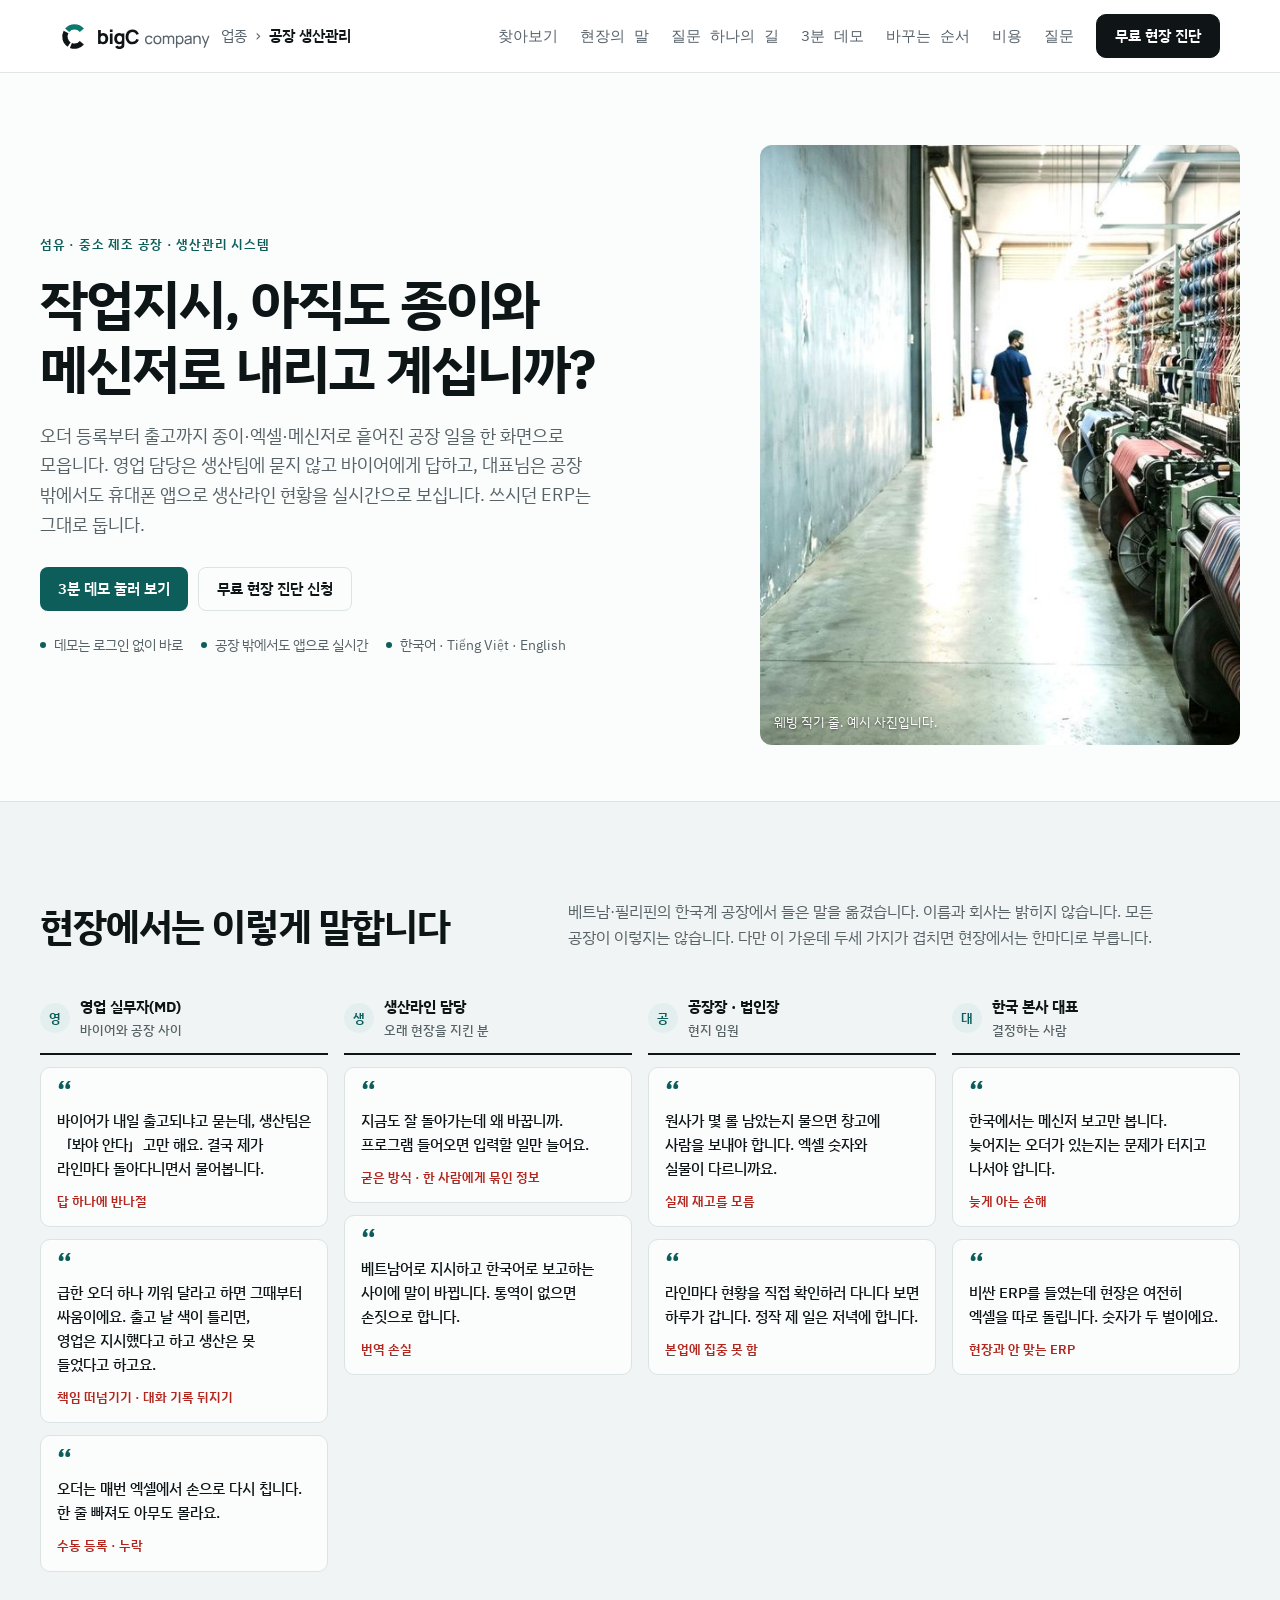
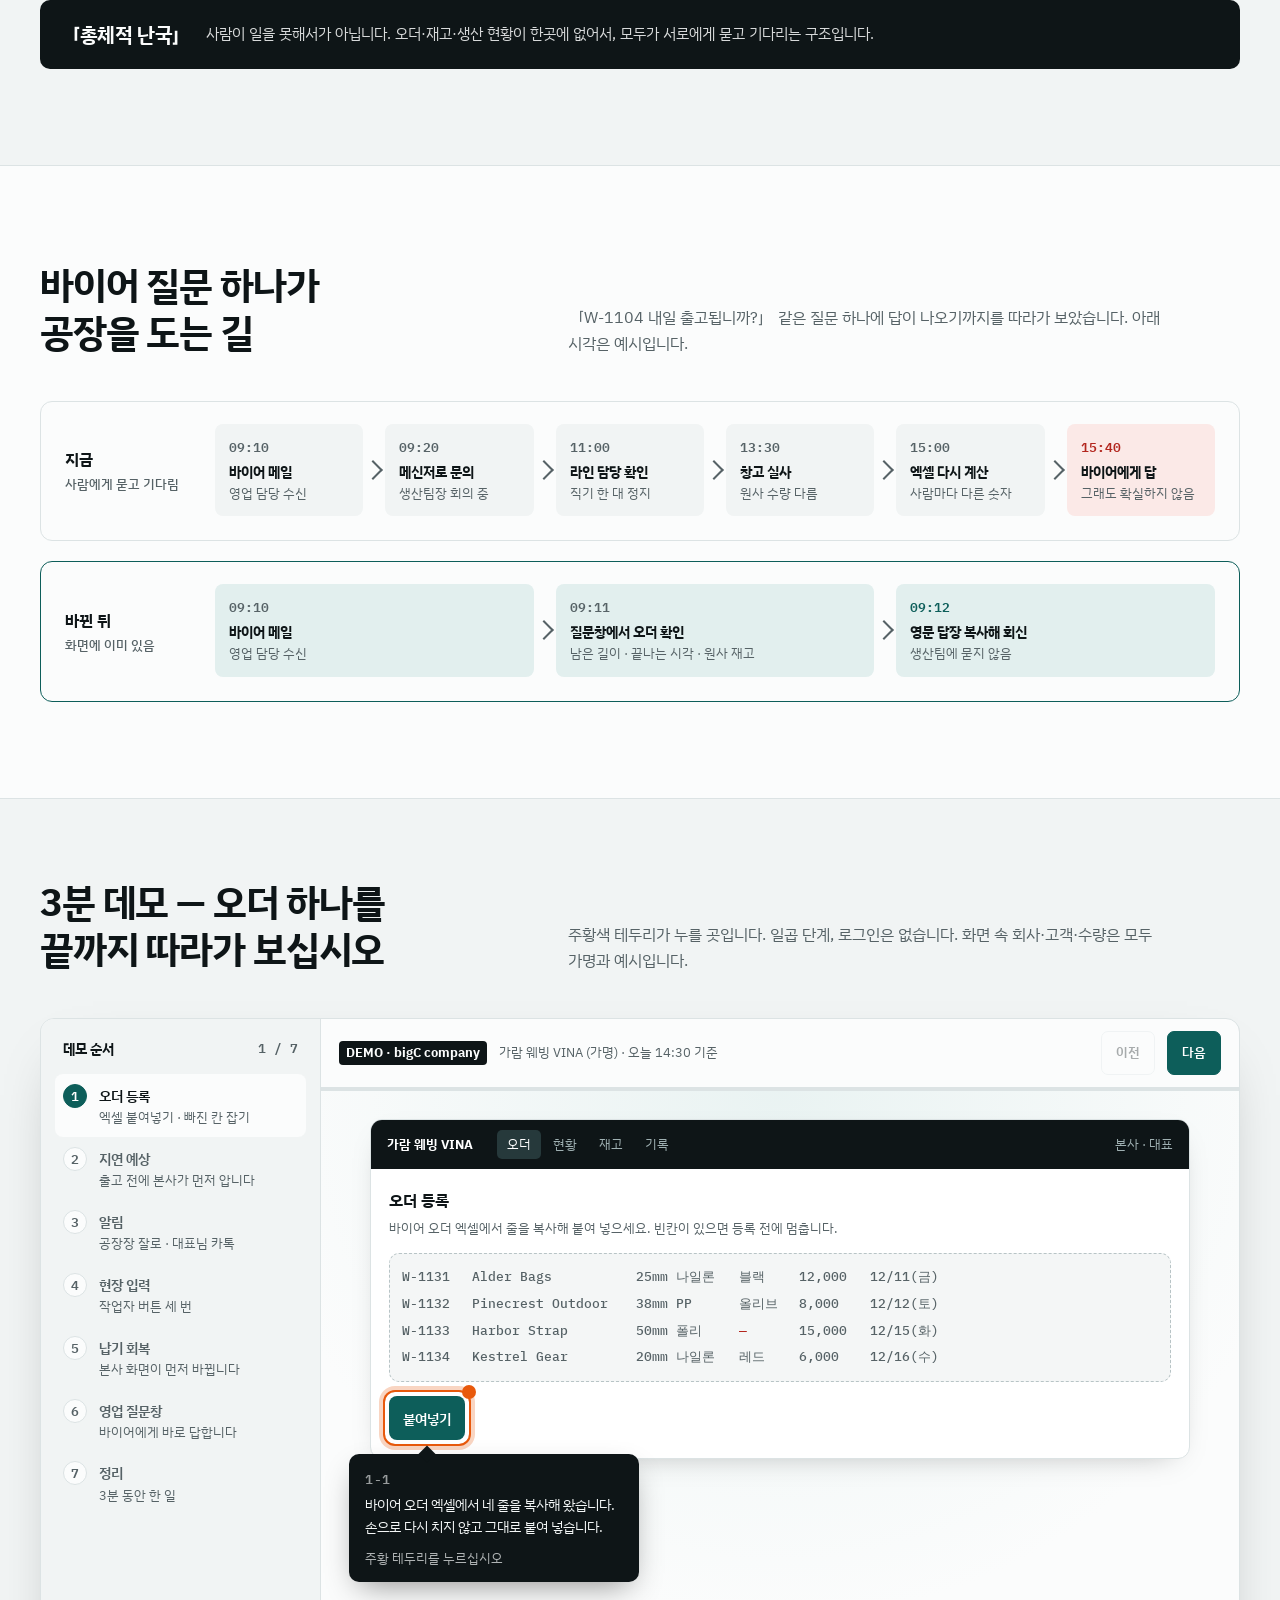
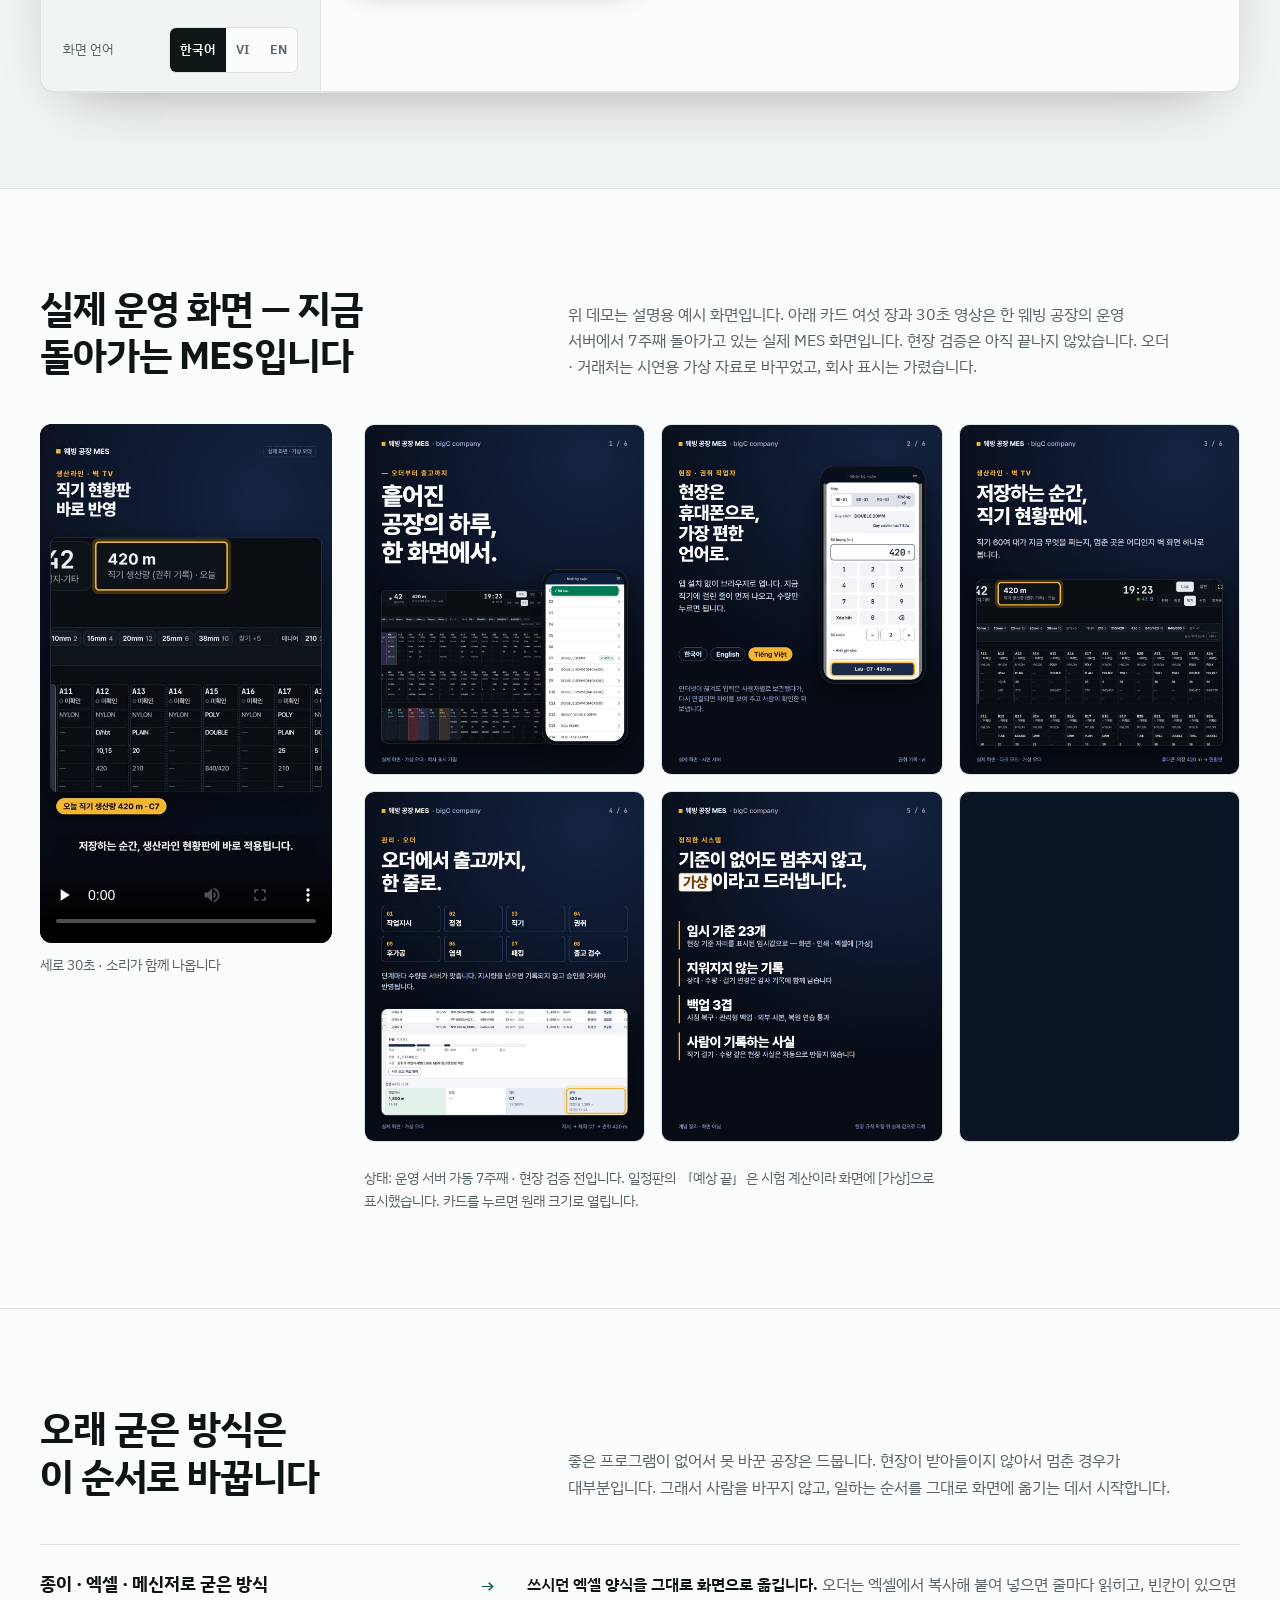
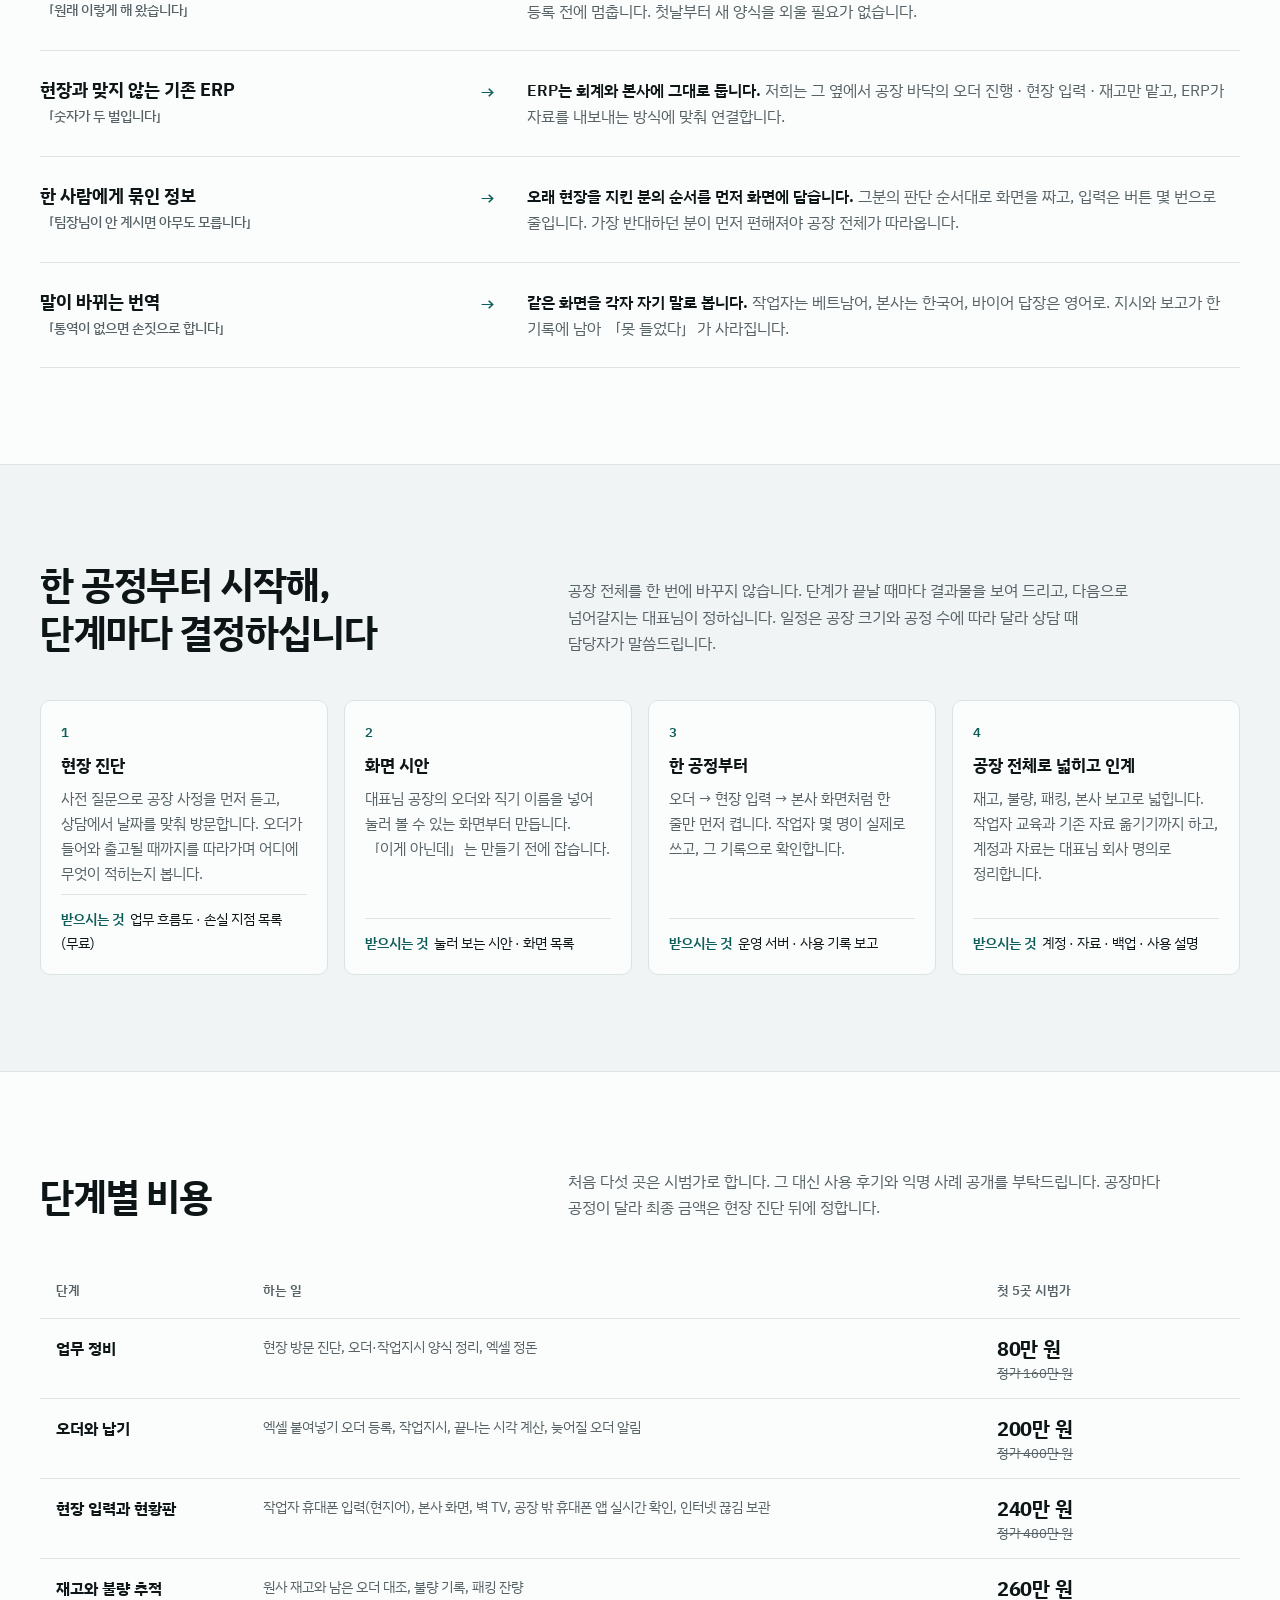
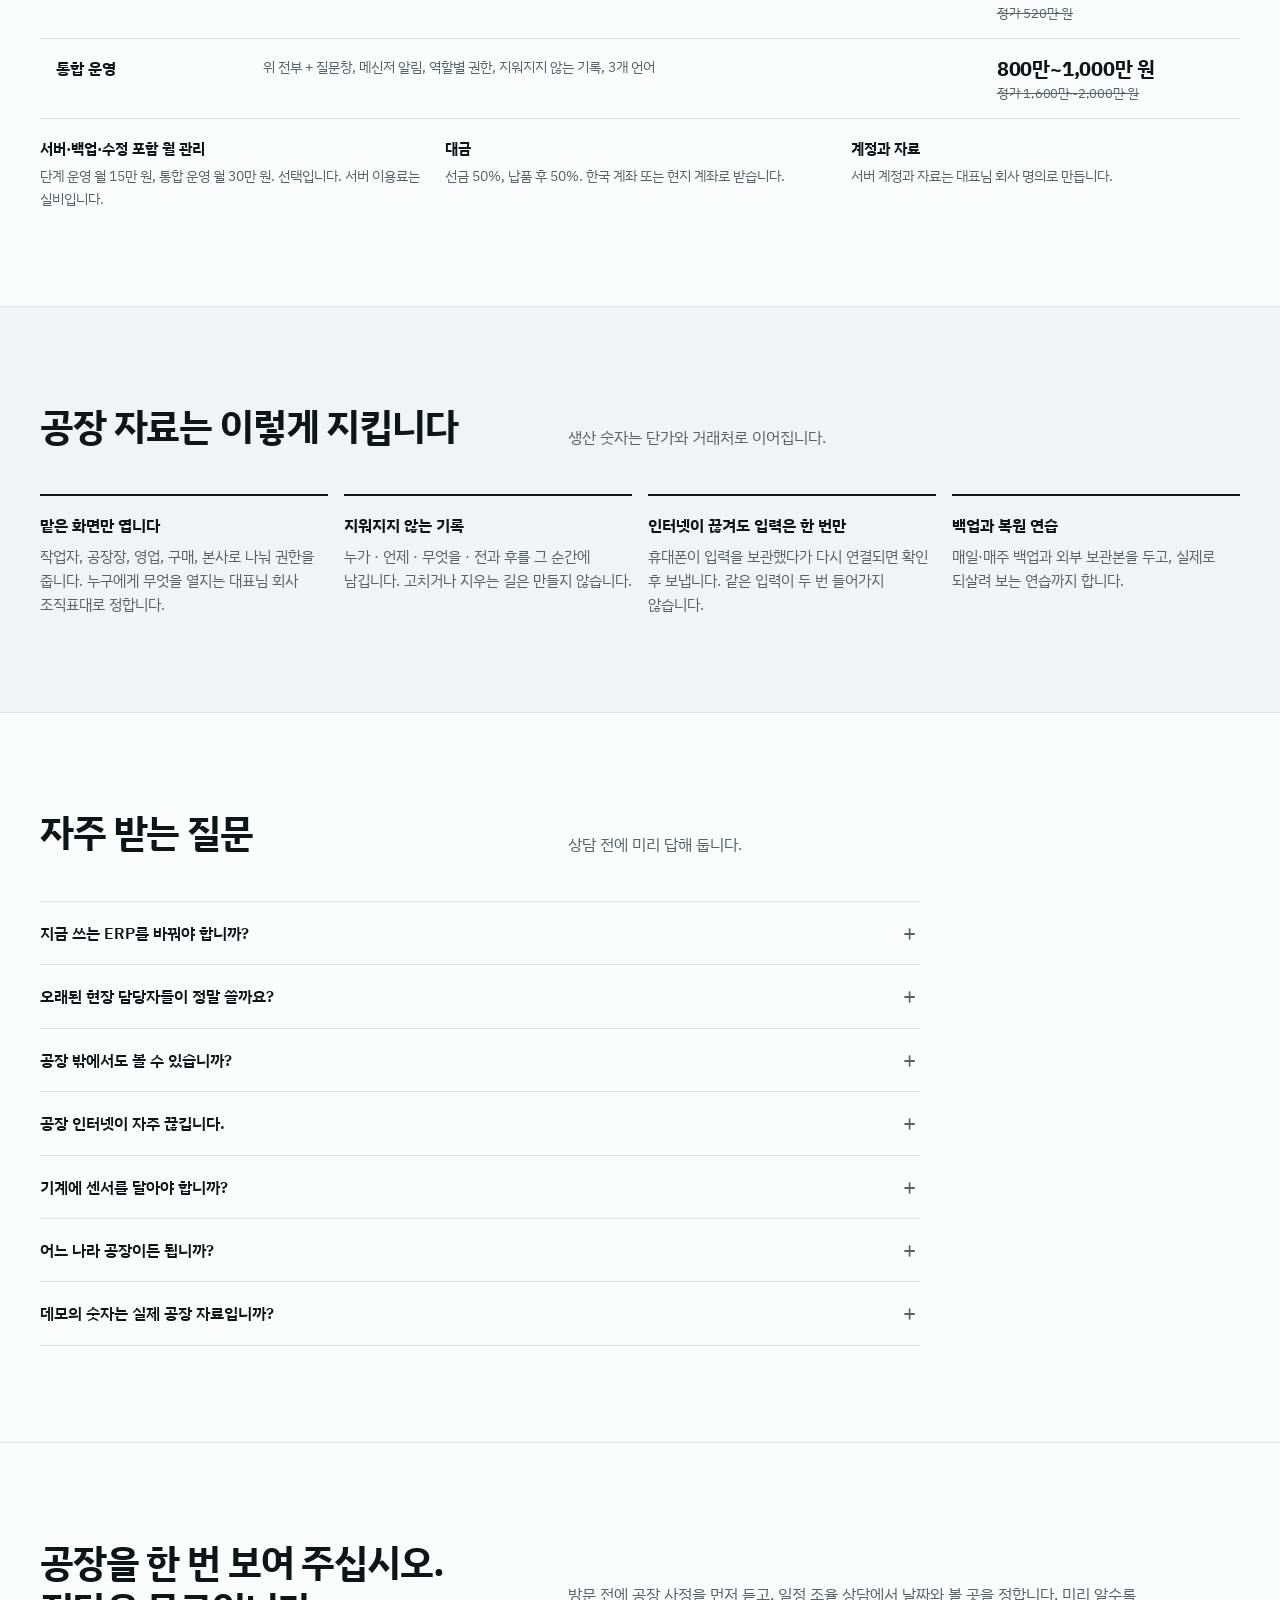
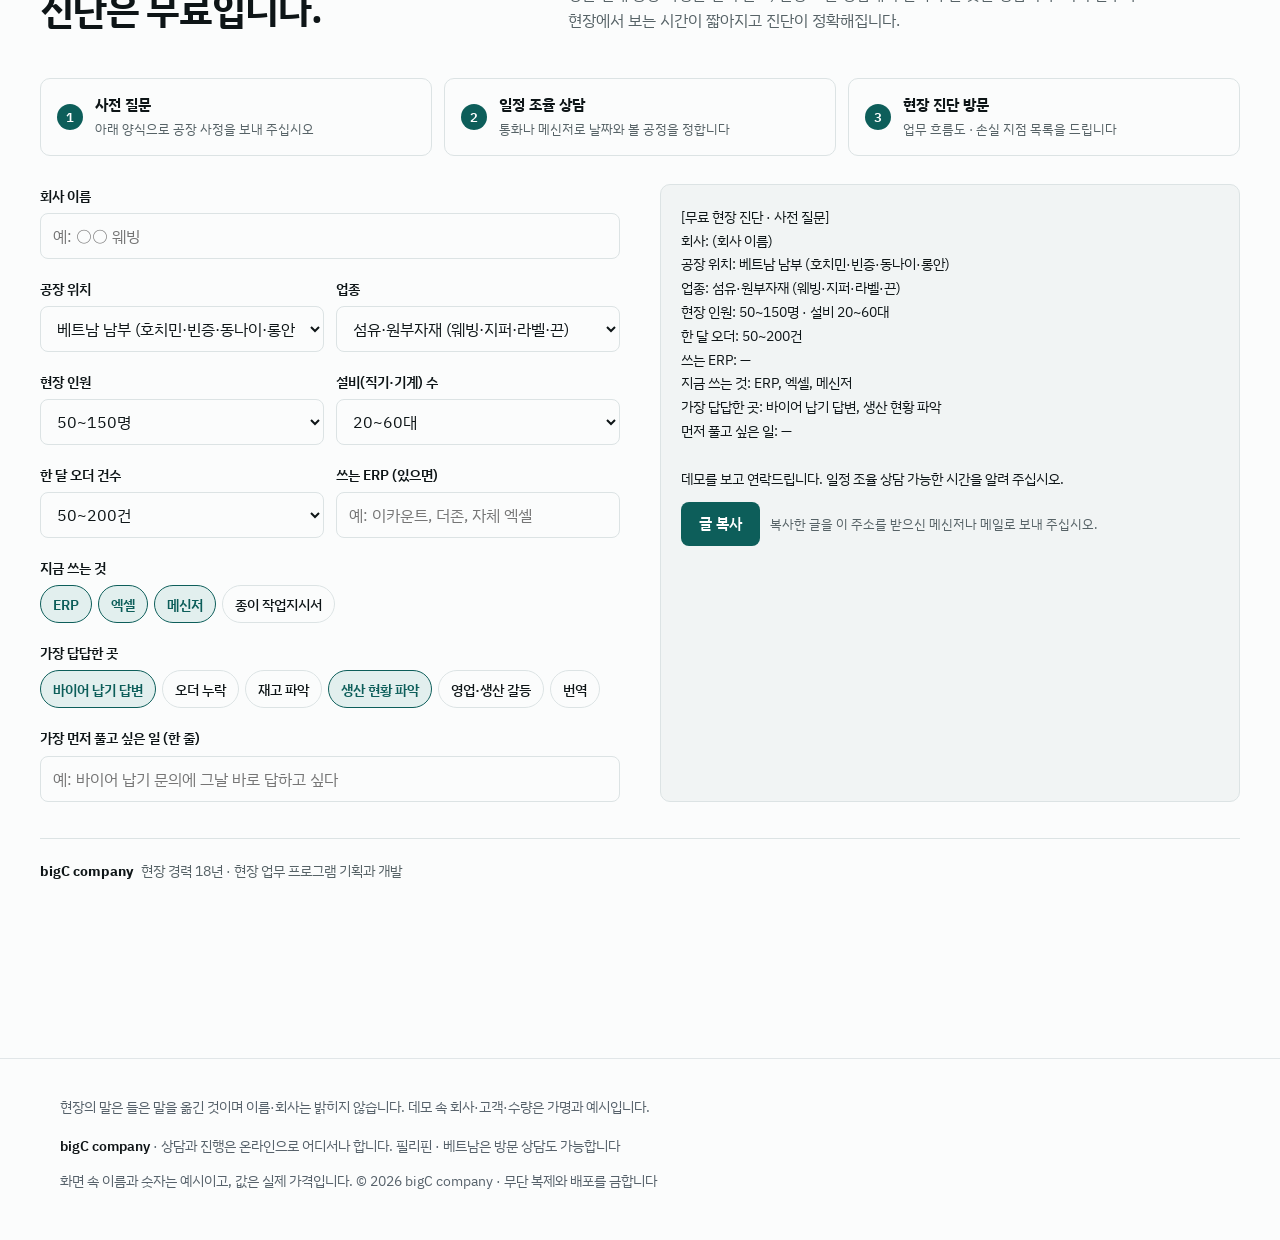
<file: mes/index.html>
<!doctype html><html lang="ko"><head><meta charset="utf-8"><meta name="viewport" content="width=device-width,initial-scale=1,viewport-fit=cover"><style>:root{color-scheme:light;padding-top:env(safe-area-inset-top);padding-bottom:env(safe-area-inset-bottom)}body{margin:0;font:14px system-ui}img{max-width:100%}[hidden]{display:none!important}</style><style>/* WO-045 실제 운영 화면 */
#real .rl{display:grid;grid-template-columns:minmax(0,3fr) minmax(0,9fr);gap:32px;align-items:start}
#real .rv{position:sticky;top:96px;margin:0}
#real video{display:block;width:100%;height:auto;aspect-ratio:9/16;border-radius:12px;background:#0b1424}
#real figcaption,#real .rn,#real .hint{font-size:14px;color:var(--soft)}
#real figcaption{margin-top:10px}
#real .rc{display:grid;grid-template-columns:repeat(3,minmax(0,1fr));gap:16px}
#real .rc a{display:block;border-radius:10px;overflow:hidden;background:#0b1424;border:1px solid var(--line)}
#real .rc img{display:block;width:100%;height:auto;aspect-ratio:4/5}
#real .rn{margin-top:24px;max-width:46em}
#real .hint{display:none;margin-top:4px}
@media (max-width:900px){
  #real .rl{grid-template-columns:1fr;gap:28px}
  #real .rv{position:static;max-width:320px;width:100%;margin-inline:auto}
  #real .rc{display:flex;overflow-x:auto;scroll-snap-type:x mandatory;gap:12px;margin-inline:-16px;padding:0 16px 8px;scrollbar-width:thin;overscroll-behavior-x:contain}
  #real .rc li{flex:0 0 78%;scroll-snap-align:center}
  #real .hint{display:block}
}
</style><meta property="og:type" content="website"><meta property="og:site_name" content="bigC company"><meta property="og:url" content="https://bigc-company.github.io/mes/"><link rel="canonical" href="https://bigc-company.github.io/mes/"><meta property="og:title" content="작업지시, 아직도 종이와 메신저로 내리고 계십니까?"><meta property="og:description" content="오더 등록부터 출고까지 한 화면으로. 쓰시던 ERP는 그대로 두고, 공장 밖에서도 휴대폰 앱으로 생산라인을 실시간으로 봅니다. 3분 데모는 로그인 없이 바로."><meta name="description" content="오더 등록부터 출고까지 한 화면으로. 쓰시던 ERP는 그대로 두고, 공장 밖에서도 휴대폰 앱으로 생산라인을 실시간으로 봅니다. 3분 데모는 로그인 없이 바로."><meta property="og:image" content="https://bigc-company.github.io/mes/og.jpg?v=4"><meta property="og:image:width" content="1200"><meta property="og:image:height" content="630"><meta name="twitter:card" content="summary_large_image"><link rel="icon" type="image/png" sizes="32x32" href="../_s/favicon-32.png"><link rel="icon" type="image/png" sizes="16x16" href="../_s/favicon-16.png"><link rel="apple-touch-icon" href="../_s/apple-touch-icon-180.png"></head><body><title>bigC company 공장 생산관리</title>
<meta name="claude:viewport-fit-sides" content="cover">
<link rel="preconnect" href="https://fonts.googleapis.com">
<link rel="preconnect" href="https://fonts.gstatic.com" crossorigin>
<link rel="stylesheet" href="https://fonts.googleapis.com/css2?family=IBM+Plex+Mono:wght@400;500;600&family=IBM+Plex+Sans+KR:wght@400;500;600;700&display=swap">
<style>
/* v3 (153)(154): customer voices → one question's route → 7-step click tour → how we change entrenched ways → steps → price → data → FAQ → request.
   One 12-col column, quiet ruled sections; the tour is the only loud element. */
:root{
  --bg:#FBFCFC;--panel:#F1F4F4;--ink:#0E1517;--soft:#566266;--line:#DCE3E4;--go:#0D5E5A;--go-ink:#fff;--go-soft:#E2EFEE;
  --late:#B3261E;--late-soft:#FBE9E7;--warn:#8A5A00;--warn-soft:#FBF1DC;--ok:#1B6E3A;--ok-soft:#E4F2E8;--hot:#E8590C;
  --sans:"IBM Plex Sans KR","Pretendard","Apple SD Gothic Neo","Malgun Gothic",sans-serif;
  --mono:"IBM Plex Mono","Consolas",monospace;
  --ease:cubic-bezier(.22,.8,.24,1);color-scheme:light}
@media (prefers-color-scheme:dark){:root:not([data-theme="light"]){
  --bg:#0B1112;--panel:#131B1C;--ink:#E8EFEF;--soft:#97A6A8;--line:#243032;--go:#6FCBC2;--go-ink:#05201E;--go-soft:#12302E;
  --late:#FF8A7E;--late-soft:#3A1915;--warn:#E9B654;--warn-soft:#33270F;--ok:#7FD39C;--ok-soft:#143020;--hot:#FF9A5C;color-scheme:dark}}
:root[data-theme="dark"]{
  --bg:#0B1112;--panel:#131B1C;--ink:#E8EFEF;--soft:#97A6A8;--line:#243032;--go:#6FCBC2;--go-ink:#05201E;--go-soft:#12302E;
  --late:#FF8A7E;--late-soft:#3A1915;--warn:#E9B654;--warn-soft:#33270F;--ok:#7FD39C;--ok-soft:#143020;--hot:#FF9A5C;color-scheme:dark}
*{box-sizing:border-box}
html{scroll-behavior:smooth;scroll-padding-top:76px}
body{margin:0;background:var(--bg);color:var(--ink);font:400 16px/1.65 var(--sans);-webkit-font-smoothing:antialiased;word-break:keep-all;overflow-wrap:anywhere}
body::before{content:"";position:fixed;inset:0 0 auto;height:env(safe-area-inset-top,0px);z-index:40;background:var(--bg)}
h1,h2,h3,h4,h5,p,ul,ol,figure,dl,dd,blockquote{margin:0;padding:0}ul,ol{list-style:none}
a{color:inherit;text-decoration:none}
button,input,select,textarea{font:inherit;color:inherit}
button{background:none;border:0;padding:0;cursor:pointer;text-align:inherit}
:focus-visible{outline:2px solid var(--go);outline-offset:2px}
.n{font-family:var(--mono);font-variant-numeric:tabular-nums}
.w{max-width:1248px;margin:0 auto;padding-left:max(24px,env(safe-area-inset-left,0px));padding-right:max(24px,env(safe-area-inset-right,0px))}
@media (max-width:640px){.w{padding-left:max(16px,env(safe-area-inset-left,0px));padding-right:max(16px,env(safe-area-inset-right,0px))}}

/* top */
.top{position:sticky;top:env(safe-area-inset-top,0px);z-index:30;background:color-mix(in srgb,var(--bg) 92%,transparent);backdrop-filter:blur(8px);border-bottom:1px solid var(--line)}
.top .w{display:flex;align-items:center;gap:28px;height:64px}
.brand{font-weight:700;white-space:nowrap;letter-spacing:-.01em}
.brand small{font-weight:500;color:var(--soft);margin-left:8px;font-size:13px}
.nav{display:flex;gap:4px;margin-left:auto}
.nav a{padding:8px 12px;font-size:14px;color:var(--soft);border-radius:6px;white-space:nowrap}
.nav a:hover{color:var(--ink);background:var(--panel)}
.btn{display:inline-flex;align-items:center;justify-content:center;gap:8px;min-height:44px;padding:0 18px;border-radius:8px;font-weight:600;font-size:15px;white-space:nowrap;transition:filter .15s,border-color .15s}
.btn.pri{background:var(--go);color:var(--go-ink)}
.btn.pri:hover{filter:brightness(1.08)}
.btn.sec{border:1px solid var(--line);background:var(--bg)}
.btn.sec:hover{border-color:var(--ink)}
@media (max-width:1000px){.nav{display:none}.top .btn{margin-left:auto}}
@media (max-width:420px){.brand small{display:none}}

/* hero */
.hero{padding-block:72px 56px;border-bottom:1px solid var(--line)}
.hero .w{display:grid;grid-template-columns:minmax(0,7fr) minmax(0,5fr);gap:48px;align-items:center}
.eyebrow{font-size:13px;font-weight:600;letter-spacing:.06em;color:var(--go)}
.hero h1{margin-top:16px;font-size:clamp(32px,4.3vw,54px);line-height:1.2;font-weight:700;letter-spacing:-.035em;text-wrap:balance}
.hero .sub{margin-top:20px;font-size:18px;color:var(--soft);max-width:32em;text-wrap:pretty}
.hero .act{margin-top:28px;display:flex;flex-wrap:wrap;gap:10px}
.hero .meta{margin-top:22px;display:flex;flex-wrap:wrap;gap:6px 18px;font-size:14px;color:var(--soft)}
.hero .meta span::before{content:"";display:inline-block;width:6px;height:6px;border-radius:50%;background:var(--go);margin-right:8px;vertical-align:2px}
.hero figure{position:relative;aspect-ratio:4/5;max-width:100%;border-radius:12px;overflow:hidden;background:var(--panel)}
.hero figure img{width:100%;height:100%;object-fit:cover;display:block}
.hero figcaption{position:absolute;left:14px;bottom:12px;right:14px;font-size:13px;color:#fff;text-shadow:0 1px 3px rgba(0,0,0,.6)}
@media (max-width:900px){.hero{padding-block:44px 36px}.hero .w{grid-template-columns:1fr;gap:28px}.hero figure{aspect-ratio:16/9}}

/* sections */
section.blk{padding-block:96px;border-bottom:1px solid var(--line)}
section.alt{background:var(--panel)}
.sh{display:grid;grid-template-columns:minmax(0,5fr) minmax(0,7fr);gap:48px;align-items:end;margin-bottom:44px}
.sh h2{font-size:clamp(26px,3vw,38px);line-height:1.25;font-weight:700;letter-spacing:-.03em;text-wrap:balance}
.sh p{color:var(--soft);max-width:38em;text-wrap:pretty}
@media (max-width:900px){section.blk{padding-block:64px}.sh{grid-template-columns:1fr;gap:12px;margin-bottom:28px}}

/* voices */
.voices{display:grid;grid-template-columns:repeat(4,minmax(0,1fr));gap:16px}
.role{display:flex;flex-direction:column;gap:12px}
.role h3{display:flex;align-items:center;gap:10px;font-size:15px;font-weight:700;padding-bottom:12px;border-bottom:2px solid var(--ink)}
.role h3 i{width:30px;height:30px;border-radius:50%;background:var(--go-soft);color:var(--go);display:grid;place-items:center;font:600 13px var(--sans);font-style:normal;flex:none}
.role h3 small{display:block;font-size:13px;font-weight:500;color:var(--soft)}
.q{background:var(--bg);border:1px solid var(--line);border-radius:10px;padding:16px 16px 14px}
.q blockquote{font-size:15px;line-height:1.6;font-weight:500;text-wrap:pretty}
.q blockquote::before{content:"“";display:block;font:700 28px/0.6 var(--sans);color:var(--go);margin-bottom:8px}
.q .leak{margin-top:10px;font-size:13px;color:var(--late);font-weight:600}
.vnote{margin-top:28px;display:grid;grid-template-columns:auto minmax(0,1fr);gap:14px;align-items:center;padding:18px 20px;border-radius:10px;background:var(--ink);color:var(--bg)}
.vnote b{font-size:20px;letter-spacing:-.02em;white-space:nowrap}
.vnote p{font-size:15px;opacity:.85}
@media (max-width:1060px){.voices{grid-template-columns:repeat(2,minmax(0,1fr));gap:28px 16px}}
@media (max-width:600px){.voices{grid-template-columns:1fr}.vnote{grid-template-columns:1fr;gap:4px}}

/* route */
.route{display:grid;gap:20px}
.rt{display:grid;grid-template-columns:130px minmax(0,1fr);gap:20px;align-items:center;padding:22px 24px;border:1px solid var(--line);border-radius:12px;background:var(--bg)}
.rt>h3{font-size:16px;font-weight:700}
.rt>h3 small{display:block;font-size:13px;font-weight:500;color:var(--soft);margin-top:2px}
.hops{display:flex;align-items:stretch;gap:0;overflow-x:auto;padding-bottom:2px}
.hop{flex:1 0 116px;position:relative;padding:12px 14px;border-radius:8px;background:var(--panel);margin-right:22px}
.hop:last-child{margin-right:0}
.hop:not(:last-child)::after{content:"";position:absolute;right:-17px;top:50%;width:12px;height:12px;border-top:2px solid var(--soft);border-right:2px solid var(--soft);transform:translateY(-50%) rotate(45deg)}
.hop time{display:block;font:600 13px var(--mono);color:var(--soft)}
.hop b{display:block;font-size:14px;margin-top:2px}
.hop span{display:block;font-size:13px;color:var(--soft)}
.rt.bad .hop:last-child{background:var(--late-soft)}
.rt.bad .hop:last-child time{color:var(--late)}
.rt.good{border-color:var(--go)}
.rt.good .hop{background:var(--go-soft);flex-basis:180px}
.rt.good .hop:last-child time{color:var(--go)}
@media (max-width:760px){.rt{grid-template-columns:1fr;gap:12px;padding:18px}.hops{flex-direction:column;overflow:visible}.hop{flex:none;margin:0 0 20px}.hop:last-child{margin:0}.hop:not(:last-child)::after{right:auto;left:22px;top:auto;bottom:-15px;transform:rotate(135deg)}}

/* ================= TOUR ================= */
#demo{padding-block:80px 96px;border-bottom:1px solid var(--line)}
.tour{display:grid;grid-template-columns:280px minmax(0,1fr);border:1px solid var(--line);border-radius:14px;background:var(--bg);overflow:hidden;box-shadow:0 1px 0 var(--line),0 24px 60px -32px rgba(0,0,0,.4)}
.steps{border-right:1px solid var(--line);padding:18px 14px;display:flex;flex-direction:column;gap:2px;background:var(--panel)}
.steps .hd{display:flex;justify-content:space-between;align-items:center;padding:0 8px 12px}
.steps .hd b{font-size:14px}
.steps .hd span{font:600 13px var(--mono);color:var(--soft)}
#t-list button{display:grid;grid-template-columns:26px minmax(0,1fr);gap:10px;align-items:start;padding:10px 8px;border-radius:8px;text-align:left;width:100%}
#t-list button:hover{background:var(--bg)}
#t-list button i{width:24px;height:24px;border-radius:50%;border:1.5px solid var(--line);display:grid;place-items:center;font:600 13px var(--mono);font-style:normal;color:var(--soft);background:var(--bg)}
#t-list button b{display:block;font-size:14px;font-weight:600;color:var(--soft)}
#t-list button small{display:block;font-size:13px;color:var(--soft);line-height:1.45;margin-top:1px}
#t-list button[aria-current="step"]{background:var(--bg)}
#t-list button[aria-current="step"] i{border-color:var(--go);background:var(--go);color:var(--go-ink)}
#t-list button[aria-current="step"] b{color:var(--ink)}
#t-list button.done i{border-color:var(--go);color:var(--go)}
#t-list button.done b{color:var(--ink)}
.steps .lang{margin-top:auto;padding:14px 8px 0;display:flex;align-items:center;justify-content:space-between;gap:8px;font-size:13px;color:var(--soft)}
.seg{display:inline-flex;border:1px solid var(--line);border-radius:7px;overflow:hidden;background:var(--bg)}
.seg button{white-space:nowrap;height:44px;padding:0 10px;font-size:13px;font-weight:600;color:var(--soft)}
.seg button[aria-pressed="true"]{background:var(--ink);color:var(--bg)}
.stagew{display:flex;flex-direction:column;min-width:0}
.sbar{display:flex;align-items:center;gap:12px;padding:12px 18px;border-bottom:1px solid var(--line);font-size:13px;color:var(--soft)}
.sbar .dm{display:inline-flex;height:24px;align-items:center;padding:0 7px;border-radius:4px;font-size:13px;font-weight:700;background:var(--ink);color:var(--bg);white-space:nowrap}
.sbar .sp{flex:1}
.sbar button{height:44px;padding:0 14px;border:1px solid var(--line);border-radius:7px;font-weight:600;color:var(--ink);background:var(--bg)}
.sbar button.go{background:var(--go);border-color:var(--go);color:var(--go-ink)}
.sbar button:disabled{opacity:.35;cursor:default}
.sbar .mlang{display:none}
.stage{position:relative;flex:1;min-height:600px;padding:28px;background:radial-gradient(circle at 50% 0%,color-mix(in srgb,var(--go-soft) 70%,transparent),transparent 70%)}
.prog{height:3px;background:var(--line)}
.prog i{display:block;height:100%;background:var(--go);transition:width .4s var(--ease)}
.mstep{display:none}
@media (max-width:1000px){
  .tour{grid-template-columns:1fr}
  .steps{display:none}
  .mstep{display:flex;gap:10px;align-items:center;padding:12px 16px;border-bottom:1px solid var(--line);background:var(--panel)}
  .mstep>i{flex:none;width:26px;height:26px;border-radius:50%;background:var(--go);color:var(--go-ink);display:grid;place-items:center;font:600 13px var(--mono);font-style:normal}
  .mstep b{font-size:14px;display:block}
  .mstep small{font-size:13px;color:var(--soft);display:block;line-height:1.4}
  .stage{padding:16px 12px;min-height:560px}
  .sbar{padding:10px 12px;flex-wrap:wrap;gap:8px}
  .sbar .txt{display:none}
  .sbar .mlang{display:inline-flex}
}

/* hotspot + tip */
.hs{position:absolute;z-index:5;pointer-events:none;border-radius:10px;box-shadow:0 0 0 2px var(--hot),0 0 0 6px color-mix(in srgb,var(--hot) 25%,transparent);transition:left .35s var(--ease),top .35s var(--ease),width .35s var(--ease),height .35s var(--ease)}
.hs::after{content:"";position:absolute;right:-7px;top:-7px;width:14px;height:14px;border-radius:50%;background:var(--hot);animation:pl 1.4s infinite}
@keyframes pl{0%{box-shadow:0 0 0 0 color-mix(in srgb,var(--hot) 60%,transparent)}100%{box-shadow:0 0 0 14px transparent}}
.tip{position:absolute;z-index:6;width:290px;max-width:calc(100% - 24px);padding:14px 16px;border-radius:10px;background:#0E1517;color:#F4F7F7;font-size:14px;line-height:1.55;box-shadow:0 12px 30px -10px rgba(0,0,0,.45);transition:left .35s var(--ease),top .35s var(--ease)}
.tip .k{display:block;font:600 13px var(--mono);letter-spacing:.04em;opacity:.6;margin-bottom:4px}
.tip .row{display:flex;justify-content:space-between;align-items:center;margin-top:10px;gap:8px}
.tip .row small{font-size:13px;opacity:.7}
.tip .row button{height:44px;padding:0 14px;border-radius:8px;background:var(--hot);color:#fff;font-weight:700;font-size:13px;white-space:nowrap}
.tip::before{content:"";position:absolute;width:12px;height:12px;background:#0E1517;transform:rotate(45deg);left:var(--ax,24px)}
.tip.below::before{top:-6px}.tip.above::before{bottom:-6px}
.tip.right::before{left:-6px;top:var(--ay,20px)}.tip.left::before{left:auto;right:-6px;top:var(--ay,20px)}

/* screens (fixed light look — they are product screens) */
.scr{color:#0E1517;font-size:14px}
.app{max-width:820px;margin:0 auto;background:#fff;border:1px solid #DCE3E4;border-radius:12px;overflow:hidden;box-shadow:0 10px 30px -18px rgba(0,0,0,.35)}
.app .ab{display:flex;align-items:center;gap:16px;padding:10px 16px;background:#0E1517;color:#fff;font-size:13px}
.app .ab b{font-weight:700;white-space:nowrap}
.app .ab nav{display:flex;gap:2px;margin-left:8px}
.app .ab nav span{padding:4px 10px;border-radius:5px;color:#9FB0B2;white-space:nowrap}
.app .ab nav span.on{background:#26393B;color:#fff}
.app .ab .aw{margin-left:auto;color:#9FB0B2;white-space:nowrap}
.app .ac{padding:18px}
.app h4{font-size:16px;font-weight:700;margin-bottom:4px}
.app .hint{font-size:13px;color:#566266;margin-bottom:14px}
.paste{border:1.5px dashed #B8C4C6;border-radius:10px;padding:10px 12px;background:#F4F6F6;overflow-x:auto}
.paste table{border-collapse:collapse;font:500 13px/1.6 var(--mono);color:#566266;min-width:560px}
.paste td{padding:3px 18px 3px 0;white-space:nowrap}
.paste td.e{color:#B3261E}
.abtn{display:inline-flex;align-items:center;gap:6px;height:44px;padding:0 14px;border-radius:8px;background:#0D5E5A;color:#fff;font-weight:600;font-size:14px;white-space:nowrap}
.abtn.ghost{background:#fff;color:#0E1517;border:1px solid #DCE3E4}
.abtn:disabled{opacity:.4;cursor:default}
.bar2{display:flex;flex-wrap:wrap;gap:10px;align-items:center;margin-top:14px}
.ot{width:100%;border-collapse:collapse;font-size:13px;min-width:600px}
.ot th{font-size:13px;color:#566266;font-weight:600;text-align:left;padding:8px;border-bottom:1px solid #DCE3E4;white-space:nowrap}
.ot td{padding:9px 8px;border-bottom:1px solid #EEF1F2;white-space:nowrap}
.ot td.miss{background:#FBE9E7;color:#B3261E;font-weight:600}
.ot td.fixd{background:#E4F2E8;color:#1B6E3A;font-weight:600}
.ot select{height:28px;border:1px solid #B3261E;border-radius:6px;background:#fff;font-size:13px;padding:0 6px;color:#B3261E}
.okline{display:inline-flex;align-items:center;gap:6px;font-size:13px;font-weight:600;color:#1B6E3A;background:#E4F2E8;padding:6px 10px;border-radius:6px}
.errline{display:inline-flex;align-items:center;gap:6px;font-size:13px;font-weight:600;color:#B3261E;background:#FBE9E7;padding:6px 10px;border-radius:6px}
.sc{overflow-x:auto}
.kp{display:grid;grid-template-columns:repeat(4,minmax(0,1fr));gap:1px;background:#DCE3E4;border:1px solid #DCE3E4;border-radius:10px;overflow:hidden;margin-bottom:14px}
.kp div{background:#fff;padding:12px 14px}
.kp dt{font-size:13px;color:#566266}
.kp dd{font:600 22px var(--mono);letter-spacing:-.02em}
.kp dd small{font:500 13px var(--sans);color:#566266;margin-left:3px}
.kp dd.r{color:#B3261E}.kp dd.g{color:#1B6E3A}
.dash{display:grid;grid-template-columns:minmax(0,1fr) 236px;gap:14px}
.cards{display:grid;gap:10px;align-content:start}
.cd{border:1px solid #DCE3E4;border-left:4px solid #B3261E;border-radius:10px;padding:12px 14px;display:grid;gap:4px;transition:background .5s,border-color .5s}
.cd.w{border-left-color:#C7860A}
.cd.ok{border-left-color:#1B6E3A;background:#F1F8F3}
.cd h5{font-size:14px;font-weight:700;display:flex;flex-wrap:wrap;gap:6px;align-items:center}
.cd p{font-size:13px;color:#33403F}
.cd .more{display:grid;grid-template-columns:auto 1fr;gap:2px 10px;font-size:13px;margin-top:6px;padding-top:8px;border-top:1px solid #EEF1F2}
.cd .more dt{color:#566266}
.cd .lk{justify-self:start;font-size:13px;font-weight:600;color:#0D5E5A;margin-top:2px}
.tg{display:inline-flex;height:24px;align-items:center;padding:0 7px;border-radius:4px;font-size:13px;font-weight:700}
.tg.r{background:#FBE9E7;color:#B3261E}.tg.y{background:#FBF1DC;color:#8A5A00}.tg.g{background:#E4F2E8;color:#1B6E3A}
.side{display:grid;gap:10px;align-content:start}
.box{border:1px solid #DCE3E4;border-radius:10px;padding:12px 14px}
.box h5{font-size:13px;font-weight:700;margin-bottom:6px;display:flex;justify-content:space-between;gap:8px}
.box h5 small{font-weight:500;color:#566266;font-size:13px;text-align:right}
.inv{display:grid;gap:5px;font-size:13px}
.inv li{display:flex;justify-content:space-between;gap:8px}
.inv li.low{color:#B3261E;font-weight:600}
.lg{display:grid;gap:5px;font-size:13px;color:#33403F}
.lg li{display:grid;grid-template-columns:44px 1fr;gap:6px;white-space:normal}
.lg li time{font-family:var(--mono);color:#566266}
.lg li.nw{background:#E2EFEE;border-radius:4px}
.flashy{animation:fy 1.6s var(--ease)}
@keyframes fy{0%{box-shadow:0 0 0 0 rgba(13,94,90,.5)}100%{box-shadow:0 0 0 14px rgba(13,94,90,0)}}
.ntf{display:flex;gap:8px;align-items:center;margin-bottom:12px;padding:8px 12px;border-radius:8px;background:#E2EFEE;color:#0D5E5A;font-size:13px;font-weight:600}
@media (max-width:760px){.kp{grid-template-columns:repeat(2,minmax(0,1fr))}.dash{grid-template-columns:1fr}.app .ab nav{display:none}.app .ac{padding:14px}}

.phones{display:flex;justify-content:center;gap:28px;flex-wrap:wrap}
.pw{display:flex;flex-direction:column;align-items:center;gap:8px}
.pw>p{font-size:13px;color:var(--soft);font-weight:600}
.ph{width:270px;border-radius:32px;padding:9px;background:#111819;box-shadow:0 14px 34px -16px rgba(0,0,0,.55)}
.ph .in{border-radius:24px;overflow:hidden;background:#EEF1F2;min-height:440px;display:flex;flex-direction:column}
.ph .st{display:flex;justify-content:space-between;padding:9px 16px 4px;font:600 11px var(--mono);color:#0E1517;background:#fff}
.ph .ttl{padding:4px 14px 10px;background:#fff;border-bottom:1px solid #DCE3E4}
.ph .ttl b{display:block;font-size:14px}
.ph .ttl small{font-size:11.5px;color:#566266}
.msgs{padding:12px;display:flex;flex-direction:column;gap:8px}
.mg{align-self:flex-start;max-width:94%;background:#fff;border-radius:4px 12px 12px 12px;padding:8px 10px;font-size:12.5px;line-height:1.5;box-shadow:0 1px 0 #DCE3E4}
.mg time{display:block;font:500 10.5px var(--mono);color:#8D9C9F;margin-top:2px}
.mg.nw{outline:2px solid #33B39E}
.wk{padding:12px 14px;display:flex;flex-direction:column;gap:12px;background:#F6F8F8;flex:1}
.wk .lbl{font-size:11.5px;font-weight:600;color:#566266;margin-bottom:5px}
.lm3{display:grid;grid-template-columns:repeat(3,1fr);gap:6px}
.lm3 button{height:42px;border-radius:8px;border:1px solid #DCE3E4;background:#fff;font:600 13px var(--mono);position:relative;text-align:center}
.lm3 button i{position:absolute;top:5px;right:6px;width:7px;height:7px;border-radius:50%;background:#33B39E}
.lm3 button i.s{background:#E5483B}
.lm3 button[aria-pressed="true"]{border:2px solid #0D5E5A;color:#0D5E5A}
.st2{display:grid;grid-template-columns:1fr 1fr;gap:6px}
.st2 button{height:48px;border-radius:10px;border:1px solid #DCE3E4;background:#fff;font-weight:700;font-size:14px;text-align:center}
.st2 button[aria-pressed="true"].run{background:#0D5E5A;color:#fff;border-color:#0D5E5A}
.st2 button[aria-pressed="true"].stop{background:#B3261E;color:#fff;border-color:#B3261E}
.sendb{height:50px;border-radius:12px;background:#0D5E5A;color:#fff;font-weight:700;font-size:16px;text-align:center}
.sendb:disabled{opacity:.35}
.tst{font-size:12px;color:#1B6E3A;background:#E4F2E8;border-radius:8px;padding:8px 10px}
.wkside{max-width:250px;align-self:center;display:grid;gap:14px}
.wkside div{border-left:3px solid var(--go);padding:2px 0 2px 12px}
.wkside b{display:block;font-size:15px;color:var(--ink)}
.wkside span{font-size:13px;color:var(--soft)}
@media (max-width:640px){.ph{width:250px}.wkside{display:none}.phones{gap:20px}}
.askw{max-width:760px}
.chips{display:flex;flex-wrap:wrap;gap:6px;margin-bottom:14px}
.chips button{min-height:44px;padding:6px 12px;border-radius:18px;border:1px solid #DCE3E4;background:#fff;font-size:13.5px;font-weight:600}
.chips button[aria-pressed="true"]{border-color:#0D5E5A;color:#0D5E5A;background:#E2EFEE}
.thr{display:grid;gap:10px}
.bq{justify-self:end;background:#0E1517;color:#fff;border-radius:14px 14px 4px 14px;padding:8px 14px;font-weight:600;font-size:13.5px;max-width:85%}
.ba{border:1px solid #DCE3E4;border-radius:14px 14px 14px 4px;padding:12px 14px;display:grid;gap:8px;font-size:13.5px;max-width:100%}
.en{border-radius:8px;background:#F4F6F6;padding:10px 12px;display:grid;gap:6px}
.en small{font-size:13px;color:#566266;font-weight:600}
.en p{font:500 13px/1.55 var(--sans)}
.sum{max-width:680px;margin:0 auto;display:grid;gap:16px;text-align:center;padding-top:20px}
.sum h4{font-size:clamp(22px,2.6vw,30px);font-weight:700;letter-spacing:-.02em;color:var(--ink)}
.sum ol{display:grid;gap:10px;text-align:left;margin:8px auto 0;max-width:500px}
.sum li{display:grid;grid-template-columns:26px 1fr;gap:10px;align-items:start;font-size:15px;color:var(--ink)}
.sum li i{width:22px;height:22px;border-radius:50%;background:var(--go);color:var(--go-ink);display:grid;place-items:center;font-size:13px;font-style:normal;font-weight:700;margin-top:2px}
.sum .act{display:flex;justify-content:center;flex-wrap:wrap;gap:10px;margin-top:10px}

/* fix */
.fix{display:grid;border-top:1px solid var(--line)}
.fix li{display:grid;grid-template-columns:minmax(0,4fr) 40px minmax(0,7fr);gap:20px;align-items:start;padding:26px 0;border-bottom:1px solid var(--line)}
.fix h3{font-size:18px;font-weight:700;line-height:1.4}
.fix h3 small{display:block;font-size:14px;font-weight:500;color:var(--soft);margin-top:4px}
.fix .ar{font:400 22px var(--mono);color:var(--go);text-align:center}
.fix p{color:var(--soft)}
.fix p b{color:var(--ink);font-weight:600}
@media (max-width:760px){.fix li{grid-template-columns:1fr;gap:6px}.fix .ar{display:none}}

/* process */
.proc{display:grid;grid-template-columns:repeat(4,minmax(0,1fr));gap:16px}
.proc li{border:1px solid var(--line);border-radius:10px;padding:20px;display:flex;flex-direction:column;gap:8px;background:var(--bg)}
.proc .no{font:600 13px var(--mono);color:var(--go)}
.proc h3{font-size:17px;font-weight:700}
.proc p{font-size:15px;color:var(--soft)}
.proc .out{margin-top:auto;padding-top:12px;border-top:1px solid var(--line);font-size:14px;color:var(--ink)}
.proc .out b{color:var(--go);font-weight:600;margin-right:6px}
@media (max-width:1000px){.proc{grid-template-columns:1fr 1fr}}
@media (max-width:560px){.proc{grid-template-columns:1fr}}

/* price */
.scroll{overflow-x:auto}
.price{width:100%;border-collapse:collapse;min-width:640px}
.price th,.price td{padding:16px;border-bottom:1px solid var(--line);text-align:left;vertical-align:top}
.price thead th{font-size:13px;color:var(--soft);font-weight:600}
.price td.v{font:700 20px var(--sans);font-variant-numeric:tabular-nums;white-space:nowrap;letter-spacing:-.01em}
.price td.v small{display:block;font:400 13px var(--sans);color:var(--soft);text-decoration:line-through;margin-top:2px}
.price .nm{font-weight:700;font-size:16px;white-space:nowrap}
.price .ds{font-size:14px;color:var(--soft)}
.pnote{margin-top:18px;display:grid;grid-template-columns:repeat(3,minmax(0,1fr));gap:16px;font-size:14px;color:var(--soft)}
.pnote b{display:block;color:var(--ink);font-size:15px;margin-bottom:2px}
@media (max-width:900px){.pnote{grid-template-columns:1fr}}

/* safe */
.safe{display:grid;grid-template-columns:repeat(4,minmax(0,1fr));gap:16px}
.safe li{padding-top:16px;border-top:2px solid var(--ink)}
.safe h3{font-size:16px;font-weight:700}
.safe p{margin-top:6px;font-size:14.5px;color:var(--soft)}
@media (max-width:900px){.safe{grid-template-columns:1fr 1fr;gap:24px 16px}}
@media (max-width:520px){.safe{grid-template-columns:1fr}}

/* faq */
.faq{border-top:1px solid var(--line);max-width:880px}
.faq details{border-bottom:1px solid var(--line)}
.faq summary{list-style:none;cursor:pointer;padding:18px 32px 18px 0;font-weight:600;position:relative}
.faq summary::-webkit-details-marker{display:none}
.faq summary::after{content:"+";position:absolute;right:4px;top:16px;font:400 22px var(--mono);color:var(--soft)}
.faq details[open] summary::after{content:"−"}
.faq details p{padding:0 0 20px;color:var(--soft);max-width:44em}

/* form */
.form{display:grid;grid-template-columns:minmax(0,6fr) minmax(0,6fr);gap:40px}
.fg{display:grid;gap:18px}
.fld label,.fld .lgd{display:block;font-size:14px;font-weight:600;margin-bottom:6px}
.fld input,.fld select{width:100%;height:46px;border:1px solid var(--line);border-radius:8px;padding:0 12px;background:var(--bg)}
.fld input:focus,.fld select:focus{outline:2px solid var(--go);outline-offset:0;border-color:transparent}
.opts{display:flex;flex-wrap:wrap;gap:6px}
.opts label{position:relative;display:inline-flex;align-items:center;gap:6px;height:38px;padding:0 12px;border:1px solid var(--line);border-radius:19px;font-size:14px;font-weight:500;cursor:pointer;margin:0}
.fld .opts input{position:absolute;left:50%;top:50%;margin:0;width:1px;height:1px;opacity:0;pointer-events:none}
.opts label:has(input:checked){border-color:var(--go);background:var(--go-soft);color:var(--go);font-weight:600}
.opts label:has(input:focus-visible){outline:2px solid var(--go);outline-offset:2px}
.msg{border:1px solid var(--line);border-radius:10px;background:var(--panel);padding:20px;display:flex;flex-direction:column;gap:12px}
.msg pre{margin:0;white-space:pre-wrap;font:400 14px/1.7 var(--sans);min-height:220px}
.msg .row{display:flex;flex-wrap:wrap;gap:10px;align-items:center}
.msg small{font-size:13px;color:var(--soft)}
.dflow{display:grid;grid-template-columns:repeat(3,minmax(0,1fr));gap:12px;margin-bottom:28px}
.dflow li{display:grid;grid-template-columns:28px minmax(0,1fr);gap:2px 10px;align-items:center;padding:14px 16px;border:1px solid var(--line);border-radius:10px;background:var(--bg)}
.dflow i{grid-row:span 2;width:26px;height:26px;border-radius:50%;background:var(--go);color:var(--go-ink);display:grid;place-items:center;font:600 13px var(--mono);font-style:normal}
.dflow b{font-size:15px}
.dflow span{font-size:13px;color:var(--soft)}
.fld2{display:grid;grid-template-columns:1fr 1fr;gap:12px}
@media (max-width:700px){.dflow{grid-template-columns:1fr}}
@media (max-width:480px){.fld2{grid-template-columns:1fr;gap:18px}}
.who{margin-top:36px;padding-top:20px;border-top:1px solid var(--line);font-size:14px;color:var(--soft)}
.who b{color:var(--ink);margin-right:8px}
@media (max-width:900px){.form{grid-template-columns:1fr}}

footer{padding-block:40px 56px;font-size:13px;color:var(--soft)}
footer .w{display:flex;flex-wrap:wrap;justify-content:space-between;gap:12px}
@media (prefers-reduced-motion:reduce){*{animation:none!important;transition:none!important}html{scroll-behavior:auto}}

/* (182) P9: the first page's header and footer (brand.css), MES content untouched */
/* ===== bigC company brand frame (182)(P1)(P9) — tokens, buttons, header and footer copied from the first page (draft v6).
   Used by the landing kit, the MES page and the interview bot. Class prefix b- so the pages' own css never collides. ===== */
:root{
  --b-bg:#ffffff;--b-tint:#f3f5f5;--b-ink:#0f1416;--b-mu:#56616a;--b-ln:#e1e6e8;
  --b-acc:#0b7a6e;--b-acc-ink:#ffffff;--b-acc-soft:#e5f1ef;--b-shadow:0 22px 48px -26px rgba(15,20,22,.38);
  --b-f:"IBM Plex Sans KR","Apple SD Gothic Neo","Malgun Gothic",system-ui,sans-serif;--b-mono:"IBM Plex Mono",ui-monospace,Consolas,monospace;
  --logo-ink:#0f1416;--logo-acc:#0b7a6e;--logo-sub:#58636a;
  --hh:72px}
@media (prefers-color-scheme:dark){:root:not([data-theme="light"]){color-scheme:dark;
  --b-bg:#0e1214;--b-tint:#161b1e;--b-ink:#e9eef0;--b-mu:#9aa6ab;--b-ln:#262d31;--b-acc:#4fc1ae;--b-acc-ink:#06201c;--b-acc-soft:#123029;--b-shadow:0 22px 48px -26px rgba(0,0,0,.8);--logo-ink:#eef2f3;--logo-acc:#4fc1ae;--logo-sub:#9aa6ab}}
:root[data-theme="dark"]{color-scheme:dark;
  --b-bg:#0e1214;--b-tint:#161b1e;--b-ink:#e9eef0;--b-mu:#9aa6ab;--b-ln:#262d31;--b-acc:#4fc1ae;--b-acc-ink:#06201c;--b-acc-soft:#123029;--b-shadow:0 22px 48px -26px rgba(0,0,0,.8);--logo-ink:#eef2f3;--logo-acc:#4fc1ae;--logo-sub:#9aa6ab}
body::before{content:"";position:fixed;inset:0 0 auto;height:env(safe-area-inset-top,0px);z-index:50;background:var(--b-bg)}
.b-wrap{max-width:1200px;margin-inline:auto;padding-left:max(20px,env(safe-area-inset-left,0px));padding-right:max(20px,env(safe-area-inset-right,0px))}
.nw{display:inline-block;white-space:nowrap}.nb{white-space:nowrap}
.b-num{font-variant-numeric:tabular-nums}
.b-eyebrow{font-size:15px;font-weight:600;color:var(--b-acc)}

/* buttons (first page .btn) */
.b-btn{display:inline-flex;align-items:center;justify-content:center;gap:8px;min-height:52px;min-width:0;max-width:100%;padding:10px 24px;border-radius:10px;font-weight:600;font-size:16px;line-height:1.35;text-align:center;text-wrap:balance;border:1.5px solid var(--b-ink);background:transparent;color:var(--b-ink);cursor:pointer;transition:transform .15s ease,background .15s ease}
.b-btn .ar{flex:none}
.b-btn:hover{transform:translateY(-1px)}
.b-btn.fill{background:var(--b-ink);color:var(--b-bg)}
.b-btn.sm{min-height:44px;padding:6px 18px;font-size:15px}
.b-link{font-weight:600;font-size:16px;color:var(--b-acc);display:inline-flex;gap:6px;align-items:center;min-height:44px}
.b-link:hover{text-decoration:underline;text-underline-offset:4px}

/* header */
.b-hd,.b-ft{font-family:var(--b-f);-webkit-font-smoothing:antialiased;word-break:keep-all}
.b-hd a,.b-ft a{text-decoration:none;color:inherit}
.b-hd .b-btn.fill{color:var(--b-bg)}
.b-hd{position:sticky;top:env(safe-area-inset-top,0px);z-index:40;background:var(--b-bg);border-bottom:1px solid var(--b-ln)}
.b-hd .b-wrap{height:var(--hh);display:flex;align-items:center;justify-content:space-between;gap:20px}
.b-brand{display:flex;align-items:center;gap:4px;min-width:0}
.b-logo{display:flex;align-items:center;min-height:44px;flex:none}
.b-lk{height:45px;width:auto;display:block;margin-left:-8px}
.b-crumb{display:flex;align-items:center;gap:8px;font-size:15px;color:var(--b-mu);white-space:nowrap;min-width:0}
.b-crumb a{min-height:44px;display:inline-flex;align-items:center}
.b-crumb a:hover{color:var(--b-ink)}
.b-crumb [aria-current]{color:var(--b-ink);font-weight:600;overflow:hidden;text-overflow:ellipsis}
.b-nav{display:flex;align-items:center;gap:34px;font-size:15px}
.b-nav a.n{color:var(--b-mu);min-height:44px;display:inline-flex;align-items:center}
.b-nav a.n:hover{color:var(--b-ink)}

/* footer (first page footer + the draft's example note) */
.b-ft{margin-top:80px;border-top:1px solid var(--b-ln);padding-block:36px 48px;font-size:14px;color:var(--b-mu)}
.b-fine{margin-bottom:16px;max-width:60em}
.b-fl{display:flex;flex-wrap:wrap;justify-content:space-between;gap:12px 32px}
.b-fl b{color:var(--b-ink);font-weight:600}

@media (max-width:760px){
  :root{--hh:60px}
  .b-nav{display:none}
  .b-crumb a,.b-crumb [aria-hidden]{display:none}
  .b-crumb{font-size:14px}
  .b-ft{margin-top:56px;padding-bottom:120px}
}
@media (prefers-reduced-motion:reduce){.b-btn{transition:none}.b-btn:hover{transform:none}}

.b-nav{gap:22px}.b-hd{z-index:30}
@media (max-width:1240px){.b-nav a.n.m{display:none}}
html{scroll-padding-top:88px}
</style>

<div class="b-hd" role="banner"><div class="b-wrap"><div class="b-brand"><a class="b-logo" href="../" aria-label="bigC company 첫 화면으로"><svg viewBox="0 0 319.37 87" class="b-lk" aria-hidden="true" focusable="false"><g transform="translate(14.5 14.5) scale(0.58)" fill="none" stroke-width="18" stroke-linecap="butt"><path d="M74.51 70.57A32 32 0 0 1 38.01 79.67" stroke="var(--logo-ink)"/><path d="M32.11 76.53A32 32 0 0 1 21.75 34.98" stroke="var(--logo-ink)"/><path d="M25.49 29.43A32 32 0 0 1 74.51 29.43" stroke="var(--logo-acc)"/></g><path d="M99.23 58.624Q96.17099999999999 58.624 94.119 57.199Q92.06700000000001 55.774 91.0315 53.323Q89.996 50.872 89.996 47.794000000000004Q89.996 44.716 91.02199999999999 42.265Q92.048 39.81400000000001 94.043 38.389Q96.038 36.964 98.964 36.964Q101.90899999999999 36.964 104.094 38.370000000000005Q106.279 39.776 107.4855 42.2175Q108.69200000000001 44.659000000000006 108.69200000000001 47.794000000000004Q108.69200000000001 50.872 107.50450000000001 53.323Q106.31700000000001 55.774 104.18900000000001 57.199Q102.061 58.624 99.23 58.624ZM89.122 58.054V30.694000000000003H94.328V43.994H93.682V58.054ZM98.394 54.026Q100.066 54.026 101.13 53.19Q102.194 52.354 102.707 50.938500000000005Q103.22 49.523 103.22 47.794000000000004Q103.22 46.084 102.688 44.6685Q102.156 43.253 101.0445 42.4075Q99.93299999999999 41.562 98.204 41.562Q96.589 41.562 95.5915 42.341Q94.594 43.120000000000005 94.138 44.526Q93.682 45.932 93.682 47.794000000000004Q93.682 49.656000000000006 94.138 51.062000000000005Q94.594 52.468 95.6295 53.247Q96.66499999999999 54.026 98.394 54.026ZM111.92200000000001 34.684V30.124000000000002H117.09V34.684ZM111.92200000000001 58.054V37.534000000000006H117.09V58.054ZM130.238 67.744Q128.49 67.744 126.91300000000001 67.18350000000001Q125.33600000000001 66.623 124.09150000000001 65.6255Q122.84700000000001 64.628 122.06800000000001 63.298L126.85600000000001 60.980000000000004Q127.35000000000001 61.892 128.2715 62.367000000000004Q129.193 62.842 130.276 62.842Q131.435 62.842 132.461 62.4525Q133.48700000000002 62.063 134.10450000000003 61.2935Q134.722 60.524 134.68400000000003 59.384V53.418H135.33V37.534000000000006H139.852V59.46Q139.852 60.22 139.7855 60.8945Q139.71900000000002 61.569 139.548 62.234Q139.054 64.11500000000001 137.7145 65.331Q136.375 66.547 134.437 67.1455Q132.49900000000002 67.744 130.238 67.744ZM129.782 58.624Q126.95100000000001 58.624 124.82300000000001 57.199Q122.69500000000001 55.774 121.50750000000001 53.323Q120.32000000000001 50.872 120.32000000000001 47.794000000000004Q120.32000000000001 44.659000000000006 121.5265 42.2175Q122.733 39.776 124.918 38.370000000000005Q127.10300000000001 36.964 130.048 36.964Q132.97400000000002 36.964 134.969 38.389Q136.964 39.81400000000001 137.99 42.265Q139.01600000000002 44.716 139.01600000000002 47.794000000000004Q139.01600000000002 50.872 137.9805 53.323Q136.94500000000002 55.774 134.89300000000003 57.199Q132.841 58.624 129.782 58.624ZM130.61800000000002 54.026Q132.347 54.026 133.3825 53.247Q134.418 52.468 134.87400000000002 51.062000000000005Q135.33 49.656000000000006 135.33 47.794000000000004Q135.33 45.932 134.87400000000002 44.526Q134.418 43.120000000000005 133.4205 42.341Q132.423 41.562 130.80800000000002 41.562Q129.079 41.562 127.9675 42.4075Q126.85600000000001 43.253 126.32400000000001 44.6685Q125.79200000000002 46.084 125.79200000000002 47.794000000000004Q125.79200000000002 49.523 126.305 50.938500000000005Q126.81800000000001 52.354 127.882 53.19Q128.946 54.026 130.61800000000002 54.026ZM155.58399999999997 58.624Q151.48 58.624 148.5065 56.838Q145.533 55.052 143.92749999999998 51.841Q142.32199999999997 48.63 142.32199999999997 44.374Q142.32199999999997 40.118 143.92749999999998 36.907Q145.533 33.696 148.5065 31.91Q151.48 30.124000000000002 155.58399999999997 30.124000000000002Q160.296 30.124000000000002 163.4975 32.461Q166.69899999999998 34.798 168.01 38.788000000000004L162.80399999999997 40.232Q162.04399999999998 37.743 160.23899999999998 36.3655Q158.434 34.988 155.58399999999997 34.988Q152.981 34.988 151.2425 36.147Q149.504 37.306 148.63 39.415Q147.756 41.524 147.756 44.374Q147.756 47.224000000000004 148.63 49.333Q149.504 51.442 151.2425 52.601Q152.981 53.760000000000005 155.58399999999997 53.760000000000005Q158.434 53.760000000000005 160.23899999999998 52.373000000000005Q162.04399999999998 50.986000000000004 162.80399999999997 48.516000000000005L168.01 49.96Q166.69899999999998 53.95 163.4975 56.287000000000006Q160.296 58.624 155.58399999999997 58.624Z" fill="var(--logo-ink)"/><path d="M187.45499999999998 58.504000000000005Q184.98749999999998 58.504000000000005 183.26999999999998 57.4015Q181.55249999999998 56.299 180.65249999999997 54.36775Q179.75249999999997 52.4365 179.72999999999996 49.954Q179.75249999999997 47.426500000000004 180.67499999999995 45.499Q181.59749999999997 43.5715 183.3225 42.487750000000005Q185.04749999999999 41.404 187.48499999999999 41.404Q190.04249999999996 41.404 191.89499999999998 42.664Q193.74749999999997 43.92400000000001 194.38499999999996 46.114000000000004L191.74499999999998 46.909000000000006Q191.22749999999996 45.499 190.07999999999998 44.719Q188.93249999999998 43.939 187.45499999999998 43.939Q185.78999999999996 43.939 184.70999999999998 44.7115Q183.62999999999997 45.484 183.10499999999996 46.841499999999996Q182.57999999999998 48.199 182.56499999999997 49.954Q182.58749999999998 52.661500000000004 183.81374999999997 54.315250000000006Q185.03999999999996 55.969 187.45499999999998 55.969Q189.03749999999997 55.969 190.08749999999998 55.2415Q191.13749999999996 54.514 191.68499999999997 53.134L194.38499999999996 53.839Q193.53749999999997 56.104 191.75249999999997 57.304Q189.96749999999997 58.504000000000005 187.45499999999998 58.504000000000005ZM203.75999999999996 58.504000000000005Q201.33749999999995 58.504000000000005 199.58999999999997 57.409000000000006Q197.84249999999997 56.314 196.90124999999995 54.38275Q195.95999999999995 52.4515 195.95999999999995 49.939Q195.95999999999995 47.3965 196.91999999999996 45.472750000000005Q197.87999999999997 43.54900000000001 199.63124999999997 42.4765Q201.38249999999996 41.404 203.75999999999996 41.404Q206.18999999999997 41.404 207.94124999999997 42.49525Q209.69249999999997 43.5865 210.63374999999996 45.51025Q211.57499999999996 47.434000000000005 211.57499999999996 49.939Q211.57499999999996 52.481500000000004 210.62624999999997 54.409000000000006Q209.67749999999995 56.3365 207.92249999999996 57.42025Q206.16749999999996 58.504000000000005 203.75999999999996 58.504000000000005ZM203.75999999999996 55.969Q206.27249999999995 55.969 207.50624999999997 54.289Q208.73999999999995 52.609 208.73999999999995 49.939Q208.73999999999995 47.2015 207.49499999999995 45.57025Q206.24999999999997 43.939 203.75999999999996 43.939Q202.06499999999997 43.939 200.96624999999995 44.704Q199.86749999999995 45.469 199.33124999999995 46.819Q198.79499999999996 48.169000000000004 198.79499999999996 49.939Q198.79499999999996 52.676500000000004 200.05499999999995 54.32275Q201.31499999999997 55.969 203.75999999999996 55.969ZM233.64 58.054 233.65499999999997 47.689Q233.65499999999997 45.874 232.68374999999997 44.846500000000006Q231.71249999999998 43.819 230.17499999999998 43.819Q229.26749999999998 43.819 228.46124999999998 44.23525Q227.65499999999997 44.6515 227.14499999999998 45.52525Q226.635 46.399 226.635 47.764L225.225 47.194Q225.18749999999997 45.469 225.92999999999998 44.1715Q226.67249999999999 42.874 227.96625 42.153999999999996Q229.26 41.434 230.88 41.434Q233.415 41.434 234.87 42.97525Q236.325 44.5165 236.325 47.104L236.30999999999997 58.054ZM214.26 58.054V41.854H216.64499999999998V46.189H216.945V58.054ZM223.96499999999997 58.054 223.98 47.794000000000004Q223.98 45.941500000000005 223.01999999999998 44.880250000000004Q222.05999999999997 43.819 220.46999999999997 43.819Q218.8875 43.819 217.91625 44.902750000000005Q216.945 45.98650000000001 216.945 47.764L215.535 46.92400000000001Q215.535 45.349000000000004 216.28499999999997 44.10775Q217.03499999999997 42.8665 218.325 42.15025Q219.61499999999998 41.434 221.24999999999997 41.434Q222.885 41.434 224.09625 42.12775Q225.30749999999998 42.8215 225.97125 44.104Q226.635 45.386500000000005 226.635 47.149L226.61999999999998 58.054ZM247.06499999999997 58.504000000000005Q244.78499999999997 58.504000000000005 243.22499999999997 57.371500000000005Q241.66499999999996 56.239000000000004 240.86249999999995 54.300250000000005Q240.05999999999997 52.3615 240.05999999999997 49.939Q240.05999999999997 47.494 240.86249999999995 45.56275Q241.66499999999996 43.6315 243.22875 42.51775000000001Q244.7925 41.404 247.07999999999998 41.404Q249.32999999999998 41.404 250.95374999999999 42.52525Q252.5775 43.6465 253.45125 45.57775Q254.325 47.509 254.325 49.939Q254.325 52.369 253.45125 54.30775Q252.5775 56.246500000000005 250.95374999999999 57.37525000000001Q249.32999999999998 58.504000000000005 247.06499999999997 58.504000000000005ZM239.60999999999999 65.254V41.854H241.99499999999998V53.779H242.295V65.254ZM246.73499999999999 56.059000000000005Q248.33249999999998 56.059000000000005 249.38624999999996 55.249Q250.43999999999997 54.439 250.96499999999997 53.051500000000004Q251.48999999999998 51.664 251.48999999999998 49.939Q251.48999999999998 48.229 250.96875 46.849000000000004Q250.4475 45.469 249.37874999999997 44.659000000000006Q248.30999999999997 43.849000000000004 246.65999999999997 43.849000000000004Q245.0775 43.849000000000004 244.04249999999996 44.621500000000005Q243.00749999999996 45.394000000000005 242.50124999999997 46.770250000000004Q241.99499999999998 48.1465 241.99499999999998 49.939Q241.99499999999998 51.7165 242.49749999999997 53.10025Q242.99999999999997 54.484 244.04999999999995 55.2715Q245.09999999999997 56.059000000000005 246.73499999999999 56.059000000000005ZM261.63 58.504000000000005Q259.815 58.504000000000005 258.58875 57.840250000000005Q257.36249999999995 57.176500000000004 256.74375 56.07775Q256.125 54.979 256.125 53.674Q256.125 52.399 256.60875 51.46525Q257.0925 50.5315 257.98125 49.90525Q258.87 49.279 260.09999999999997 48.919000000000004Q261.255 48.61150000000001 262.68375 48.37525000000001Q264.11249999999995 48.139 265.5825 47.94775Q267.0525 47.7565 268.335 47.569L267.375 48.124Q267.41249999999997 45.971500000000006 266.50874999999996 44.932750000000006Q265.60499999999996 43.894000000000005 263.385 43.894000000000005Q261.91499999999996 43.894000000000005 260.80875 44.565250000000006Q259.7025 45.23650000000001 259.26 46.729L256.72499999999997 45.964Q257.3025 43.834 258.98625 42.619Q260.66999999999996 41.404 263.41499999999996 41.404Q265.61249999999995 41.404 267.19499999999994 42.191500000000005Q268.7775 42.979 269.47499999999997 44.569Q269.82 45.319 269.90999999999997 46.1965Q270.0 47.074 270.0 48.034000000000006V58.054H267.63V54.169000000000004L268.185 54.529Q267.27 56.5015 265.62375 57.502750000000006Q263.97749999999996 58.504000000000005 261.63 58.504000000000005ZM262.03499999999997 56.269000000000005Q263.47499999999997 56.269000000000005 264.53249999999997 55.755250000000004Q265.59 55.2415 266.235 54.39025Q266.88 53.539 267.075 52.534000000000006Q267.29249999999996 51.784000000000006 267.31874999999997 50.86525Q267.34499999999997 49.9465 267.34499999999997 49.444L268.275 49.849000000000004Q266.96999999999997 50.036500000000004 265.70624999999995 50.2015Q264.4425 50.3665 263.3175 50.550250000000005Q262.1925 50.734 261.29999999999995 50.989000000000004Q260.6325 51.199000000000005 260.05875 51.53275000000001Q259.48499999999996 51.8665 259.13249999999994 52.384Q258.78 52.9015 258.78 53.659000000000006Q258.78 54.3265 259.11375 54.92275000000001Q259.4475 55.519000000000005 260.16375 55.894000000000005Q260.88 56.269000000000005 262.03499999999997 56.269000000000005ZM284.8349999999999 58.054V49.939Q284.8349999999999 48.7915 284.62874999999997 47.7265Q284.42249999999996 46.661500000000004 283.91999999999996 45.81025Q283.4174999999999 44.959 282.56999999999994 44.464Q281.7224999999999 43.969 280.43999999999994 43.969Q279.43499999999995 43.969 278.6137499999999 44.310249999999996Q277.7924999999999 44.6515 277.2074999999999 45.33775Q276.62249999999995 46.024 276.3037499999999 47.066500000000005Q275.98499999999996 48.109 275.98499999999996 49.519000000000005L274.2299999999999 48.979Q274.2299999999999 46.6315 275.07749999999993 44.940250000000006Q275.92499999999995 43.249 277.4625 42.341499999999996Q278.99999999999994 41.434 281.0849999999999 41.434Q282.6524999999999 41.434 283.7662499999999 41.929Q284.87999999999994 42.42400000000001 285.6149999999999 43.245250000000006Q286.3499999999999 44.066500000000005 286.7699999999999 45.075250000000004Q287.18999999999994 46.084 287.36249999999995 47.130250000000004Q287.5349999999999 48.176500000000004 287.5349999999999 49.099000000000004V58.054ZM273.2849999999999 58.054V41.854H275.68499999999995V46.189H275.98499999999996V58.054ZM293.0849999999999 65.254 296.2199999999999 56.734 296.2649999999999 59.254000000000005 289.1849999999999 41.854H291.9899999999999L297.5399999999999 55.849000000000004H296.5799999999999L301.7849999999999 41.854H304.4999999999999L295.6799999999999 65.254Z" fill="var(--logo-sub)"/></svg></a><nav class="b-crumb" aria-label="현재 위치"><a href="../#trades">업종</a><span aria-hidden="true">›</span><span aria-current="page">공장 생산관리</span></nav></div><nav class="b-nav" aria-label="주 메뉴"><a class="n" href="../#trades">찾아보기</a><a class="n m" href="#voice">현장의 말</a><a class="n m" href="#route">질문 하나의 길</a><a class="n m" href="#demo">3분 데모</a><a class="n m" href="#fix">바꾸는 순서</a><a class="n m" href="#price">비용</a><a class="n m" href="#faq">질문</a><a class="b-btn fill sm" href="#ask" data-k="ask">무료 현장 진단</a></nav></div></div>

<section class="hero"><div class="w">
  <div>
    <p class="eyebrow">섬유 · 중소 제조 공장 · 생산관리 시스템</p>
    <h1>작업지시, 아직도 종이와 메신저로 내리고 계십니까?</h1>
    <p class="sub">오더 등록부터 출고까지 종이·엑셀·메신저로 흩어진 공장 일을 한 화면으로 모읍니다. 영업 담당은 생산팀에 묻지 않고 바이어에게 답하고, 대표님은 공장 밖에서도 휴대폰 앱으로 생산라인 현황을 실시간으로 보십니다. 쓰시던 ERP는 그대로 둡니다.</p>
    <div class="act"><a class="btn pri" href="#demo">3분 데모 눌러 보기</a><a class="btn sec" href="#ask">무료 현장 진단 신청</a></div>
    <p class="meta"><span>데모는 로그인 없이 바로</span><span>공장 밖에서도 앱으로 실시간</span><span>한국어 · Tiếng Việt · English</span></p>
  </div>
  <figure><img src="photo/floor.jpg" alt="웨빙 직기가 줄지어 선 공장 통로"><figcaption>웨빙 직기 줄. 예시 사진입니다.</figcaption></figure>
</div></section>

<section class="blk alt" id="voice"><div class="w">
  <div class="sh"><h2>현장에서는 이렇게 말합니다</h2><p>베트남·필리핀의 한국계 공장에서 들은 말을 옮겼습니다. 이름과 회사는 밝히지 않습니다. 모든 공장이 이렇지는 않습니다. 다만 이 가운데 두세 가지가 겹치면 현장에서는 한마디로 부릅니다.</p></div>
  <div class="voices">
    <div class="role"><h3><i>영</i><span>영업 실무자(MD)<small>바이어와 공장 사이</small></span></h3>
      <div class="q"><blockquote>바이어가 내일 출고되냐고 묻는데, 생산팀은 「봐야 안다」고만 해요. 결국 제가 라인마다 돌아다니면서 물어봅니다.</blockquote><p class="leak">답 하나에 반나절</p></div>
      <div class="q"><blockquote>급한 오더 하나 끼워 달라고 하면 그때부터 싸움이에요. 출고 날 색이 틀리면, 영업은 지시했다고 하고 생산은 못 들었다고 하고요.</blockquote><p class="leak">책임 떠넘기기 · 대화 기록 뒤지기</p></div>
      <div class="q"><blockquote>오더는 매번 엑셀에서 손으로 다시 칩니다. 한 줄 빠져도 아무도 몰라요.</blockquote><p class="leak">수동 등록 · 누락</p></div>
    </div>
    <div class="role"><h3><i>생</i><span>생산라인 담당<small>오래 현장을 지킨 분</small></span></h3>
      <div class="q"><blockquote>지금도 잘 돌아가는데 왜 바꿉니까. 프로그램 들어오면 입력할 일만 늘어요.</blockquote><p class="leak">굳은 방식 · 한 사람에게 묶인 정보</p></div>
      <div class="q"><blockquote>베트남어로 지시하고 한국어로 보고하는 사이에 말이 바뀝니다. 통역이 없으면 손짓으로 합니다.</blockquote><p class="leak">번역 손실</p></div>
    </div>
    <div class="role"><h3><i>공</i><span>공장장 · 법인장<small>현지 임원</small></span></h3>
      <div class="q"><blockquote>원사가 몇 롤 남았는지 물으면 창고에 사람을 보내야 합니다. 엑셀 숫자와 실물이 다르니까요.</blockquote><p class="leak">실제 재고를 모름</p></div>
      <div class="q"><blockquote>라인마다 현황을 직접 확인하러 다니다 보면 하루가 갑니다. 정작 제 일은 저녁에 합니다.</blockquote><p class="leak">본업에 집중 못 함</p></div>
    </div>
    <div class="role"><h3><i>대</i><span>한국 본사 대표<small>결정하는 사람</small></span></h3>
      <div class="q"><blockquote>한국에서는 메신저 보고만 봅니다. 늦어지는 오더가 있는지는 문제가 터지고 나서야 압니다.</blockquote><p class="leak">늦게 아는 손해</p></div>
      <div class="q"><blockquote>비싼 ERP를 들였는데 현장은 여전히 엑셀을 따로 돌립니다. 숫자가 두 벌이에요.</blockquote><p class="leak">현장과 안 맞는 ERP</p></div>
    </div>
  </div>
  <div class="vnote"><b>「총체적 난국」</b><p>사람이 일을 못해서가 아닙니다. 오더·재고·생산 현황이 한곳에 없어서, 모두가 서로에게 묻고 기다리는 구조입니다.</p></div>
</div></section>

<section class="blk" id="route"><div class="w">
  <div class="sh"><h2>바이어 질문 하나가 공장을 도는 길</h2><p>「W-1104 내일 출고됩니까?」 같은 질문 하나에 답이 나오기까지를 따라가 보았습니다. 아래 시각은 예시입니다.</p></div>
  <div class="route">
    <div class="rt bad"><h3>지금<small>사람에게 묻고 기다림</small></h3>
      <ol class="hops">
        <li class="hop"><time>09:10</time><b>바이어 메일</b><span>영업 담당 수신</span></li>
        <li class="hop"><time>09:20</time><b>메신저로 문의</b><span>생산팀장 회의 중</span></li>
        <li class="hop"><time>11:00</time><b>라인 담당 확인</b><span>직기 한 대 정지</span></li>
        <li class="hop"><time>13:30</time><b>창고 실사</b><span>원사 수량 다름</span></li>
        <li class="hop"><time>15:00</time><b>엑셀 다시 계산</b><span>사람마다 다른 숫자</span></li>
        <li class="hop"><time>15:40</time><b>바이어에게 답</b><span>그래도 확실하지 않음</span></li>
      </ol></div>
    <div class="rt good"><h3>바뀐 뒤<small>화면에 이미 있음</small></h3>
      <ol class="hops">
        <li class="hop"><time>09:10</time><b>바이어 메일</b><span>영업 담당 수신</span></li>
        <li class="hop"><time>09:11</time><b>질문창에서 오더 확인</b><span>남은 길이 · 끝나는 시각 · 원사 재고</span></li>
        <li class="hop"><time>09:12</time><b>영문 답장 복사해 회신</b><span>생산팀에 묻지 않음</span></li>
      </ol></div>
  </div>
</div></section>

<section id="demo" class="alt"><div class="w">
  <div class="sh"><h2>3분 데모 — 오더 하나를 끝까지 따라가 보십시오</h2><p>주황색 테두리가 누를 곳입니다. 일곱 단계, 로그인은 없습니다. 화면 속 회사·고객·수량은 모두 가명과 예시입니다.</p></div>
  <div class="tour" id="tour">
    <aside class="steps" aria-label="데모 단계">
      <div class="hd"><b>데모 순서</b><span id="t-cnt"></span></div>
      <div id="t-list"></div>
      <div class="lang"><span>화면 언어</span><span class="seg" role="group" aria-label="화면 언어" data-lang><button type="button" data-l="ko" aria-pressed="true">한국어</button><button type="button" data-l="vi" aria-pressed="false">VI</button><button type="button" data-l="en" aria-pressed="false">EN</button></span></div>
    </aside>
    <div class="stagew">
      <div class="mstep" id="t-m"></div>
      <div class="sbar"><span class="dm">DEMO · bigC company</span><span class="txt">가람 웨빙 VINA (가명) · 오늘 14:30 기준</span><span class="seg mlang" role="group" aria-label="화면 언어" data-lang><button type="button" data-l="ko" aria-pressed="true">한국어</button><button type="button" data-l="vi" aria-pressed="false">VI</button><button type="button" data-l="en" aria-pressed="false">EN</button></span><span class="sp"></span><button type="button" id="t-prev">이전</button><button type="button" class="go" id="t-next">다음</button></div>
      <div class="prog"><i id="t-prog"></i></div>
      <div class="stage scr" id="stage" aria-live="polite"></div>
    </div>
  </div>
</div></section>

<section class="blk" id="real"><div class="w"><div class="sh"><h2>실제 운영 화면 — 지금 돌아가는 MES입니다</h2><p>위 데모는 설명용 예시 화면입니다. 아래 카드 여섯 장과 30초 영상은 한 웨빙 공장의 운영 서버에서 7주째 돌아가고 있는 실제 MES 화면입니다. 현장 검증은 아직 끝나지 않았습니다. 오더 · 거래처는 시연용 가상 자료로 바꾸었고, 회사 표시는 가렸습니다.</p></div><div class="rl"><figure class="rv"><video controls preload="none" playsinline width="540" height="960" poster="real/poster.jpg"><source src="real/short30.mp4" type="video/mp4"></video><figcaption>세로 30초 · 소리가 함께 나옵니다</figcaption></figure><div><ul class="rc" aria-label="실제 화면 카드 6장"><li><a href="real/card1.jpg" target="_blank" rel="noopener" aria-label="카드 1 크게 보기"><img src="real/card1.jpg" width="1080" height="1350" loading="lazy" decoding="async" alt="표지 — 흩어진 공장의 하루, 한 화면에서. 직기 현황판과 휴대폰 권취 기록 화면"></a></li><li><a href="real/card2.jpg" target="_blank" rel="noopener" aria-label="카드 2 크게 보기"><img src="real/card2.jpg" width="1080" height="1350" loading="lazy" decoding="async" alt="현장 · 권취 작업자 — 휴대폰 브라우저에서 베트남어로 수량 420 m를 눌러 저장하는 화면"></a></li><li><a href="real/card3.jpg" target="_blank" rel="noopener" aria-label="카드 3 크게 보기"><img src="real/card3.jpg" width="1080" height="1350" loading="lazy" decoding="async" alt="생산라인 · 벽 TV — 저장하는 순간 직기 현황판에 420 m가 오르는 다크 모드 화면"></a></li><li><a href="real/card4.jpg" target="_blank" rel="noopener" aria-label="카드 4 크게 보기"><img src="real/card4.jpg" width="1080" height="1350" loading="lazy" decoding="async" alt="관리 · 오더 — 작업지시부터 출고 검수까지 8단계와 오더 진행 화면, 고객사는 가명"></a></li><li><a href="real/card5.jpg" target="_blank" rel="noopener" aria-label="카드 5 크게 보기"><img src="real/card5.jpg" width="1080" height="1350" loading="lazy" decoding="async" alt="정직한 시스템 — 임시 기준 23개, 지워지지 않는 기록, 백업 3겹, 사람이 기록하는 사실"></a></li><li><a href="real/card6.jpg" target="_blank" rel="noopener" aria-label="카드 6 크게 보기"><img src="real/card6.jpg" width="1080" height="1350" loading="lazy" decoding="async" alt="화면을 직접 보세요 — 자동 시험 1,400개 이상, 운영 서버 가동 7주째 · 현장 검증 전, 쇼룸 QR과 연락처"></a></li></ul><p class="hint">옆으로 넘기면 여섯 장을 모두 보실 수 있습니다.</p><p class="rn">상태: 운영 서버 가동 7주째 · 현장 검증 전입니다. 일정판의 「예상 끝」은 시험 계산이라 화면에 [가상]으로 표시했습니다. 카드를 누르면 원래 크기로 열립니다.</p></div></div></div></section>
<section class="blk" id="fix"><div class="w">
  <div class="sh"><h2>오래 굳은 방식은 이 순서로 바꿉니다</h2><p>좋은 프로그램이 없어서 못 바꾼 공장은 드뭅니다. 현장이 받아들이지 않아서 멈춘 경우가 대부분입니다. 그래서 사람을 바꾸지 않고, 일하는 순서를 그대로 화면에 옮기는 데서 시작합니다.</p></div>
  <ol class="fix">
    <li><h3>종이 · 엑셀 · 메신저로 굳은 방식<small>「원래 이렇게 해 왔습니다」</small></h3><span class="ar">→</span><p><b>쓰시던 엑셀 양식을 그대로 화면으로 옮깁니다.</b> 오더는 엑셀에서 복사해 붙여 넣으면 줄마다 읽히고, 빈칸이 있으면 등록 전에 멈춥니다. 첫날부터 새 양식을 외울 필요가 없습니다.</p></li>
    <li><h3>현장과 맞지 않는 기존 ERP<small>「숫자가 두 벌입니다」</small></h3><span class="ar">→</span><p><b>ERP는 회계와 본사에 그대로 둡니다.</b> 저희는 그 옆에서 공장 바닥의 오더 진행 · 현장 입력 · 재고만 맡고, ERP가 자료를 내보내는 방식에 맞춰 연결합니다.</p></li>
    <li><h3>한 사람에게 묶인 정보<small>「팀장님이 안 계시면 아무도 모릅니다」</small></h3><span class="ar">→</span><p><b>오래 현장을 지킨 분의 순서를 먼저 화면에 담습니다.</b> 그분의 판단 순서대로 화면을 짜고, 입력은 버튼 몇 번으로 줄입니다. 가장 반대하던 분이 먼저 편해져야 공장 전체가 따라옵니다.</p></li>
    <li><h3>말이 바뀌는 번역<small>「통역이 없으면 손짓으로 합니다」</small></h3><span class="ar">→</span><p><b>같은 화면을 각자 자기 말로 봅니다.</b> 작업자는 베트남어, 본사는 한국어, 바이어 답장은 영어로. 지시와 보고가 한 기록에 남아 「못 들었다」가 사라집니다.</p></li>
  </ol>
</div></section>

<section class="blk alt" id="how"><div class="w">
  <div class="sh"><h2>한 공정부터 시작해, 단계마다 결정하십니다</h2><p>공장 전체를 한 번에 바꾸지 않습니다. 단계가 끝날 때마다 결과물을 보여 드리고, 다음으로 넘어갈지는 대표님이 정하십니다. 일정은 공장 크기와 공정 수에 따라 달라 상담 때 담당자가 말씀드립니다.</p></div>
  <ol class="proc">
    <li><span class="no">1</span><h3>현장 진단</h3><p>사전 질문으로 공장 사정을 먼저 듣고, 상담에서 날짜를 맞춰 방문합니다. 오더가 들어와 출고될 때까지를 따라가며 어디에 무엇이 적히는지 봅니다.</p><p class="out"><b>받으시는 것</b>업무 흐름도 · 손실 지점 목록 (무료)</p></li>
    <li><span class="no">2</span><h3>화면 시안</h3><p>대표님 공장의 오더와 직기 이름을 넣어 눌러 볼 수 있는 화면부터 만듭니다. 「이게 아닌데」는 만들기 전에 잡습니다.</p><p class="out"><b>받으시는 것</b>눌러 보는 시안 · 화면 목록</p></li>
    <li><span class="no">3</span><h3>한 공정부터</h3><p>오더 → 현장 입력 → 본사 화면처럼 한 줄만 먼저 켭니다. 작업자 몇 명이 실제로 쓰고, 그 기록으로 확인합니다.</p><p class="out"><b>받으시는 것</b>운영 서버 · 사용 기록 보고</p></li>
    <li><span class="no">4</span><h3>공장 전체로 넓히고 인계</h3><p>재고, 불량, 패킹, 본사 보고로 넓힙니다. 작업자 교육과 기존 자료 옮기기까지 하고, 계정과 자료는 대표님 회사 명의로 정리합니다.</p><p class="out"><b>받으시는 것</b>계정 · 자료 · 백업 · 사용 설명</p></li>
  </ol>
</div></section>

<section class="blk" id="price"><div class="w">
  <div class="sh"><h2>단계별 비용</h2><p>처음 다섯 곳은 시범가로 합니다. 그 대신 사용 후기와 익명 사례 공개를 부탁드립니다. 공장마다 공정이 달라 최종 금액은 현장 진단 뒤에 정합니다.</p></div>
  <div class="scroll"><table class="price">
    <thead><tr><th scope="col">단계</th><th scope="col">하는 일</th><th scope="col">첫 5곳 시범가</th></tr></thead>
    <tbody>
      <tr><td><p class="nm">업무 정비</p></td><td><p class="ds">현장 방문 진단, 오더·작업지시 양식 정리, 엑셀 정돈</p></td><td class="v">80만 원<small>정가 160만 원</small></td></tr>
      <tr><td><p class="nm">오더와 납기</p></td><td><p class="ds">엑셀 붙여넣기 오더 등록, 작업지시, 끝나는 시각 계산, 늦어질 오더 알림</p></td><td class="v">200만 원<small>정가 400만 원</small></td></tr>
      <tr><td><p class="nm">현장 입력과 현황판</p></td><td><p class="ds">작업자 휴대폰 입력(현지어), 본사 화면, 벽 TV, 공장 밖 휴대폰 앱 실시간 확인, 인터넷 끊김 보관</p></td><td class="v">240만 원<small>정가 480만 원</small></td></tr>
      <tr><td><p class="nm">재고와 불량 추적</p></td><td><p class="ds">원사 재고와 남은 오더 대조, 불량 기록, 패킹 잔량</p></td><td class="v">260만 원<small>정가 520만 원</small></td></tr>
      <tr><td><p class="nm">통합 운영</p></td><td><p class="ds">위 전부 + 질문창, 메신저 알림, 역할별 권한, 지워지지 않는 기록, 3개 언어</p></td><td class="v">800만~1,000만 원<small>정가 1,600만~2,000만 원</small></td></tr>
    </tbody>
  </table></div>
  <div class="pnote">
    <p><b>서버·백업·수정 포함 월 관리</b>단계 운영 월 15만 원, 통합 운영 월 30만 원. 선택입니다. 서버 이용료는 실비입니다.</p>
    <p><b>대금</b>선금 50%, 납품 후 50%. 한국 계좌 또는 현지 계좌로 받습니다.</p>
    <p><b>계정과 자료</b>서버 계정과 자료는 대표님 회사 명의로 만듭니다.</p>
  </div>
</div></section>

<section class="blk alt" id="safe"><div class="w">
  <div class="sh"><h2>공장 자료는 이렇게 지킵니다</h2><p>생산 숫자는 단가와 거래처로 이어집니다.</p></div>
  <ul class="safe">
    <li><h3>맡은 화면만 엽니다</h3><p>작업자, 공장장, 영업, 구매, 본사로 나눠 권한을 줍니다. 누구에게 무엇을 열지는 대표님 회사 조직표대로 정합니다.</p></li>
    <li><h3>지워지지 않는 기록</h3><p>누가 · 언제 · 무엇을 · 전과 후를 그 순간에 남깁니다. 고치거나 지우는 길은 만들지 않습니다.</p></li>
    <li><h3>인터넷이 끊겨도 입력은 한 번만</h3><p>휴대폰이 입력을 보관했다가 다시 연결되면 확인 후 보냅니다. 같은 입력이 두 번 들어가지 않습니다.</p></li>
    <li><h3>백업과 복원 연습</h3><p>매일·매주 백업과 외부 보관본을 두고, 실제로 되살려 보는 연습까지 합니다.</p></li>
  </ul>
</div></section>

<section class="blk" id="faq"><div class="w">
  <div class="sh"><h2>자주 받는 질문</h2><p>상담 전에 미리 답해 둡니다.</p></div>
  <div class="faq">
    <details><summary>지금 쓰는 ERP를 바꿔야 합니까?</summary><p>아닙니다. 회계와 본사 업무는 쓰시던 ERP에 두고, 공장 바닥의 오더 진행 · 현장 입력 · 재고만 맡습니다. ERP가 자료를 어떤 방식으로 내보내는지 현장 진단 때 확인해 연결 방법을 정합니다.</p></details>
    <details><summary>오래된 현장 담당자들이 정말 쓸까요?</summary><p>그분들의 일하는 순서를 먼저 화면에 옮기고, 입력은 버튼 몇 번으로 줄입니다. 처음에는 한 라인의 몇 분만 쓰고, 입력이 빠지는 시간을 기록으로 보면서 넓힙니다.</p></details>
    <details><summary>공장 밖에서도 볼 수 있습니까?</summary><p>예. 휴대폰 앱으로 출장 중에도, 한국에서도 생산라인 현황 · 늦어질 오더 · 재고를 실시간으로 봅니다. 누가 무엇을 볼지는 사람마다 따로 정합니다.</p></details>
    <details><summary>공장 인터넷이 자주 끊깁니다.</summary><p>휴대폰이 입력을 보관했다가 다시 연결되면 보냅니다. 그 사이 서버 값이 바뀌었으면 차이를 보여 주고 사람이 확인해야 보내므로, 같은 입력이 두 번 들어가지 않습니다.</p></details>
    <details><summary>기계에 센서를 달아야 합니까?</summary><p>달지 않아도 됩니다. 휴대폰 입력만으로 시작합니다. 나중에 직기에 센서를 달아 기계가 가동·정지와 짠 길이를 직접 보고하게 하는 단계도 가능하며, 필요하시면 상담 때 방법과 비용을 따로 말씀드립니다.</p></details>
    <details><summary>어느 나라 공장이든 됩니까?</summary><p>됩니다. 상담과 진행은 온라인으로 하고, 필리핀 · 베트남 공장은 방문 일정도 잡을 수 있습니다. 화면 언어는 한국어·베트남어·영어가 있고, 다른 언어는 상담 때 말씀해 주십시오.</p></details>
    <details><summary>데모의 숫자는 실제 공장 자료입니까?</summary><p>아닙니다. 공장 이름, 고객, 오더, 수량은 모두 가명과 예시입니다.</p></details>
  </div>
</div></section>

<section class="blk" id="ask" style="border-bottom:0"><div class="w">
  <div class="sh"><h2>공장을 한 번 보여 주십시오. 진단은 무료입니다.</h2><p>방문 전에 공장 사정을 먼저 듣고, 일정 조율 상담에서 날짜와 볼 곳을 정합니다. 미리 알수록 현장에서 보는 시간이 짧아지고 진단이 정확해집니다.</p></div>
  <ol class="dflow">
    <li><i>1</i><b>사전 질문</b><span>아래 양식으로 공장 사정을 보내 주십시오</span></li>
    <li><i>2</i><b>일정 조율 상담</b><span>통화나 메신저로 날짜와 볼 공정을 정합니다</span></li>
    <li><i>3</i><b>현장 진단 방문</b><span>업무 흐름도 · 손실 지점 목록을 드립니다</span></li>
  </ol>
  <form class="form" id="f" novalidate>
    <div class="fg">
      <div class="fld"><label for="f-co">회사 이름</label><input id="f-co" autocomplete="organization" placeholder="예: ○○ 웨빙"></div>
      <div class="fld2">
        <div class="fld"><label for="f-where">공장 위치</label><select id="f-where"><option>베트남 남부 (호치민·빈증·동나이·롱안)</option><option>베트남 북부</option><option>필리핀</option><option>인도네시아</option><option>기타</option></select></div>
        <div class="fld"><label for="f-ind">업종</label><select id="f-ind"><option>섬유·원부자재 (웨빙·지퍼·라벨·끈)</option><option>봉제·의류</option><option>사출·플라스틱</option><option>금속·가공</option><option>전자·조립</option><option>기타 제조</option></select></div>
      </div>
      <div class="fld2">
        <div class="fld"><label for="f-size">현장 인원</label><select id="f-size"><option>50명 미만</option><option selected>50~150명</option><option>150~300명</option><option>300명 이상</option></select></div>
        <div class="fld"><label for="f-mc">설비(직기·기계) 수</label><select id="f-mc"><option>20대 미만</option><option selected>20~60대</option><option>60~150대</option><option>150대 이상</option></select></div>
      </div>
      <div class="fld2">
        <div class="fld"><label for="f-ord">한 달 오더 건수</label><select id="f-ord"><option>50건 미만</option><option selected>50~200건</option><option>200~500건</option><option>500건 이상</option></select></div>
        <div class="fld"><label for="f-erp">쓰는 ERP (있으면)</label><input id="f-erp" placeholder="예: 이카운트, 더존, 자체 엑셀"></div>
      </div>
      <div class="fld"><span class="lgd">지금 쓰는 것</span><div class="opts" id="f-now">
        <label><input type="checkbox" value="ERP" checked>ERP</label><label><input type="checkbox" value="엑셀" checked>엑셀</label><label><input type="checkbox" value="메신저" checked>메신저</label><label><input type="checkbox" value="종이 작업지시서">종이 작업지시서</label></div></div>
      <div class="fld"><span class="lgd">가장 답답한 곳</span><div class="opts" id="f-pain">
        <label><input type="checkbox" value="바이어 납기 답변" checked>바이어 납기 답변</label><label><input type="checkbox" value="오더 누락">오더 누락</label><label><input type="checkbox" value="재고 파악">재고 파악</label><label><input type="checkbox" value="생산 현황 파악" checked>생산 현황 파악</label><label><input type="checkbox" value="영업·생산 갈등">영업·생산 갈등</label><label><input type="checkbox" value="번역">번역</label></div></div>
      <div class="fld"><label for="f-first">가장 먼저 풀고 싶은 일 (한 줄)</label><input id="f-first" placeholder="예: 바이어 납기 문의에 그날 바로 답하고 싶다"></div>
    </div>
    <div class="msg">
      <pre id="f-out"></pre>
      <div class="row"><button type="button" class="btn pri" id="f-copy">글 복사</button><small id="f-st">복사한 글을 이 주소를 받으신 메신저나 메일로 보내 주십시오.</small></div>
    </div>
  </form>
  <p class="who"><b>bigC company</b>현장 경력 18년 · 현장 업무 프로그램 기획과 개발</p>
</div></section>

<div class="b-ft" role="contentinfo"><div class="b-wrap"><p class="b-fine">현장의 말은 들은 말을 옮긴 것이며 이름·회사는 밝히지 않습니다. 데모 속 회사·고객·수량은 가명과 예시입니다.</p><div class="b-fl"><span><b>bigC company</b> · 상담과 진행은 온라인으로 어디서나 합니다. 필리핀 · 베트남은 방문 상담도 가능합니다</span><span>화면 속 이름과 숫자는 예시이고, 값은 실제 가격입니다. <span class="nb">© 2026 bigC company</span> <span class="nb">· 무단 복제와 배포를 금합니다</span></span></div></div></div>

<script>
(()=>{
const $=s=>document.querySelector(s),$$=s=>[...document.querySelectorAll(s)];
const RM=matchMedia('(prefers-reduced-motion: reduce)').matches;
const D0=new Date();D0.setHours(14,30,0,0);
const day=n=>{const d=new Date(D0);d.setDate(d.getDate()+n);return d};
const WD={ko:['일','월','화','수','목','금','토'],en:['Sun','Mon','Tue','Wed','Thu','Fri','Sat'],vi:['CN','T2','T3','T4','T5','T6','T7']};
const md=(n,l)=>{const d=day(n);return `${d.getMonth()+1}/${d.getDate()}(${WD[l][d.getDay()]})`};
const MON=['Jan','Feb','Mar','Apr','May','Jun','Jul','Aug','Sep','Oct','Nov','Dec'];
const enDate=n=>{const d=day(n);return `${MON[d.getMonth()]} ${d.getDate()}`};

/* ---------- screen words ---------- */
const T={
ko:{nav:['오더','현황','재고','기록'],who:'본사 · 대표',
 reg:'오더 등록',regH:'바이어 오더 엑셀에서 줄을 복사해 붙여 넣으세요. 빈칸이 있으면 등록 전에 멈춥니다.',paste:'붙여넣기',regBtn:n=>`${n}줄 등록`,miss:'색상 빈칸 1줄 — 등록 전에 채워 주세요',pick:'색 선택',ok:n=>`${n}줄 등록 · 빠진 칸 0`,
 h:['오더','고객(가명)','품목','색상','수량(m)','납기'],
 k:['오늘 생산','가동 직기','지연 예상 오더','부족한 원사'],cnt:'건',
 c1:'W-1104 납기 지연 예상',c1g:'W-1104 납기 내 완료 예정',late:'지연 예상',ontime:'납기 내',
 c1p:(a,b)=>`끝나는 시각 ${a} · 납기 ${b}`,why:'이유',how:'방법',c1w:'직기 L-14 정지 2시간 10분째 (경사 끊김)',c1h:'L-14 재가동, 또는 대기 중인 L-31을 붙이면 납기 내 완료',c1gp:a=>`끝나는 시각 ${a} · 현장에서 L-14 재가동`,more:'이유 보기',
 c2:'W-1112 반사사가 모자랍니다',c2p:'남은 실 3,200m 분량 · 남은 오더 5,900m',mat:'자재',
 inv:'원사 재고',invS:'입고·투입 기록 기준',inv1:'나일론 블랙',inv2:'PP 올리브',inv3:'반사사',roll:'롤',
 log:'기록',logS:'지워지지 않음',l1:'L-25 정지 · 색 교체',l2:'L-14 정지 · 경사 끊김',l3:'W-1131~1134 등록 · 영업',l4:'L-14 정지 → 가동 · 직기 담당',
 ntf:'방금 현장 입력: L-14 정지 → 가동',
 pz:'공장장 휴대폰',pk:'대표님 휴대폰 (한국)',zt:'잘로 · 공장장',zs:'자동 알림',kt:'카카오톡 · 대표님',ks:'자동 알림',
 a1:'L-14 30분 넘게 정지 · 경사 끊김',a2:a=>`W-1104 납기 넘김 예상 · 끝나는 시각 ${a}`,a3:'L-14 다시 가동 · W-1104 납기 내 완료로 회복',
 wt:'직기 입력',ws:'Nguyễn V. An · 주간조',wl:'직기 고르기',wst:'상태',run:'가동',stop:'정지',send:'보내기',sent:'보냈습니다. 본사 화면이 바뀌었습니다.',
 w1:'버튼 세 번',w1s:'직기 · 상태 · 보내기. 숫자는 짠 길이를 넣을 때만 씁니다.',w2:'작업자 말로',w2s:'실제 현장에서는 베트남어 화면입니다. 「화면 언어」에서 바꿔 보실 수 있습니다.',
 askT:'영업 담당 질문창',askS:'바이어에게 답하기 전에 묻습니다',
 q:['W-1104 내일 출고 돼요?','반사사 재고 몇 롤?','오늘 라인별 생산량?'],ex:'예시 답',
 a1q:a=>`예. W-1104는 ${a}에 제직이 끝나 납기(18:00) 안입니다. 남은 길이 19,200m, 직기 5대가 돌고 있습니다.`,
 a2q:'기록상 반사사는 3롤 남아 있습니다. W-1112를 끝내려면 6롤이 필요해 3롤이 모자랍니다. 구매 요청 버튼이 공장장 화면에 떠 있습니다.',
 a3q:'1라인 18,400m · 2라인 15,120m · 3라인 12,760m. 어제 같은 시각보다 1,380m 많습니다.',
 enT:'바이어에게 보낼 영어 문장',copy:'복사',copied:'복사했습니다'},
vi:{nav:['Đơn hàng','Hiện trạng','Tồn kho','Nhật ký'],who:'Trụ sở · Giám đốc',
 reg:'Nhập đơn hàng',regH:'Dán các dòng từ file Excel đơn hàng. Nếu có ô trống, hệ thống dừng trước khi lưu.',paste:'Dán',regBtn:n=>`Lưu ${n} dòng`,miss:'1 dòng thiếu màu — điền trước khi lưu',pick:'Chọn màu',ok:n=>`Đã lưu ${n} dòng · thiếu 0`,
 h:['Đơn','Khách (giả định)','Mặt hàng','Màu','SL (m)','Hạn'],
 k:['Sản lượng hôm nay','Máy đang chạy','Đơn sẽ trễ','Sợi thiếu'],cnt:'',
 c1:'Đơn W-1104 dự kiến trễ hạn',c1g:'Đơn W-1104 dự kiến xong trong hạn',late:'Dự kiến trễ',ontime:'Trong hạn',
 c1p:(a,b)=>`Xong lúc ${a} · hạn ${b}`,why:'Lý do',how:'Cách xử lý',c1w:'Máy L-14 dừng 2 giờ 10 phút (đứt sợi dọc)',c1h:'Chạy lại L-14, hoặc thêm L-31 đang chờ thì kịp',c1gp:a=>`Xong lúc ${a} · xưởng đã chạy lại L-14`,more:'Xem lý do',
 c2:'Đơn W-1112 thiếu sợi phản quang',c2p:'Sợi còn đủ 3.200m · đơn còn 5.900m',mat:'Vật tư',
 inv:'Tồn kho sợi',invS:'theo nhập kho · xuất dùng',inv1:'Nylon đen',inv2:'PP ô liu',inv3:'Sợi phản quang',roll:'cuộn',
 log:'Nhật ký',logS:'không thể xoá',l1:'L-25 dừng · đổi màu',l2:'L-14 dừng · đứt sợi dọc',l3:'Nhập W-1131~1134 · kinh doanh',l4:'L-14 dừng → chạy · thợ dệt',
 ntf:'Vừa nhập tại xưởng: L-14 dừng → chạy',
 pz:'Điện thoại quản đốc',pk:'Điện thoại giám đốc (Hàn Quốc)',zt:'Zalo · Quản đốc',zs:'Thông báo tự động',kt:'KakaoTalk · Giám đốc',ks:'Thông báo tự động',
 a1:'L-14 dừng quá 30 phút · đứt sợi dọc',a2:a=>`W-1104 dự kiến trễ · xong lúc ${a}`,a3:'L-14 đã chạy lại · W-1104 trở lại trong hạn',
 wt:'Nhập máy dệt',ws:'Nguyễn V. An · Ca ngày',wl:'Chọn máy',wst:'Trạng thái',run:'Chạy',stop:'Dừng',send:'Gửi',sent:'Đã gửi. Màn hình trụ sở đã cập nhật.',
 w1:'Ba lần bấm',w1s:'Máy · trạng thái · gửi.',w2:'Bằng tiếng của công nhân',w2s:'Tại xưởng màn hình này dùng tiếng Việt.',
 askT:'Hỏi nhanh · kinh doanh',askS:'Hỏi trước khi trả lời khách',
 q:['W-1104 mai xuất được không?','Sợi phản quang còn mấy cuộn?','Sản lượng theo chuyền hôm nay?'],ex:'Trả lời mẫu',
 a1q:a=>`Được. W-1104 dệt xong lúc ${a}, trong hạn (18:00). Còn 19.200m, 5 máy đang chạy.`,
 a2q:'Theo sổ sách còn 3 cuộn sợi phản quang. W-1112 cần 6 cuộn, thiếu 3. Nút yêu cầu mua đang hiện ở màn hình quản đốc.',
 a3q:'Chuyền 1: 18.400m · Chuyền 2: 15.120m · Chuyền 3: 12.760m. Nhiều hơn cùng giờ hôm qua 1.380m.',
 enT:'Câu tiếng Anh gửi khách',copy:'Sao chép',copied:'Đã sao chép'},
en:{nav:['Orders','Status','Stock','Log'],who:'HQ · CEO',
 reg:'Add orders',regH:'Paste rows copied from the buyer’s Excel order. Blank cells stop the import before saving.',paste:'Paste',regBtn:n=>`Save ${n} rows`,miss:'1 row missing color — fill in before saving',pick:'Pick color',ok:n=>`${n} rows saved · 0 missing`,
 h:['Order','Customer (fictional)','Item','Color','Qty (m)','Due'],
 k:['Output today','Looms running','Orders at risk','Yarn short'],cnt:'',
 c1:'W-1104 delay expected',c1g:'W-1104 expected within due date',late:'Delay expected',ontime:'Within due date',
 c1p:(a,b)=>`Finishes ${a} · due ${b}`,why:'Why',how:'Fix',c1w:'Loom L-14 stopped for 2h 10m (warp break)',c1h:'Restart L-14, or add idle L-31, and it is on time',c1gp:a=>`Finishes ${a} · L-14 restarted on the floor`,more:'See why',
 c2:'W-1112 is short of reflective yarn',c2p:'Yarn on hand covers 3,200 m · 5,900 m left',mat:'Material',
 inv:'Yarn stock',invS:'from receipts and issues',inv1:'Nylon black',inv2:'PP olive',inv3:'Reflective',roll:'cones',
 log:'Log',logS:'cannot be deleted',l1:'L-25 stopped · color change',l2:'L-14 stopped · warp break',l3:'W-1131~1134 added · sales',l4:'L-14 stopped → running · operator',
 ntf:'Floor entry just now: L-14 stopped → running',
 pz:'Plant manager phone',pk:'CEO phone (Korea)',zt:'Zalo · Plant manager',zs:'Automatic alert',kt:'KakaoTalk · CEO',ks:'Automatic alert',
 a1:'L-14 stopped over 30 min · warp break',a2:a=>`W-1104 expected late · finishes ${a}`,a3:'L-14 running again · W-1104 back within due date',
 wt:'Loom entry',ws:'Nguyễn V. An · Day shift',wl:'Pick loom',wst:'Status',run:'Running',stop:'Stopped',send:'Send',sent:'Sent. The HQ screen has updated.',
 w1:'Three taps',w1s:'Loom · status · send.',w2:'In the operator’s language',w2s:'On the floor this screen is in Vietnamese.',
 askT:'Sales quick questions',askS:'Ask before you answer the buyer',
 q:['Will W-1104 ship tomorrow?','How many cones of reflective yarn?','Output by line today?'],ex:'Sample answer',
 a1q:a=>`Yes. W-1104 finishes weaving ${a}, within the due time (18:00). 19,200 m left, 5 looms running.`,
 a2q:'Records show 3 cones of reflective yarn left. W-1112 needs 6, so 3 short. The purchase request button is waiting on the plant manager’s screen.',
 a3q:'Line 1: 18,400 m · Line 2: 15,120 m · Line 3: 12,760 m. 1,380 m more than the same time yesterday.',
 enT:'English sentence for the buyer',copy:'Copy',copied:'Copied'}
};
const COLOR={ko:['블랙','올리브','네이비','레드'],vi:['Đen','Ô liu','Xanh navy','Đỏ'],en:['Black','Olive','Navy','Red']};
const ITEM={ko:['25mm 나일론','38mm PP','50mm 폴리','20mm 나일론'],vi:['Nylon 25mm','PP 38mm','Poly 50mm','Nylon 20mm'],en:['25 mm nylon','38 mm PP','50 mm poly','20 mm nylon']};

/* ---------- state ---------- */
let L='ko',D;
const fresh=()=>({pasted:false,fixed:false,saved:false,open:false,sel:null,st:null,sent:false,q:null,copied:false,flash:false});
const fin=()=>D.sent?`${md(1,L)} 16:06`:`${md(1,L)} 22:30`;
const due=()=>`${md(1,L)} 18:00`;

/* ---------- screens ---------- */
const appbar=on=>{const t=T[L];return `<div class="ab"><b>${L==='ko'?'가람 웨빙 VINA':'Garam Webbing VINA'}</b><nav>${t.nav.map((x,k)=>`<span class="${k===on?'on':''}">${x}</span>`).join('')}</nav><span class="aw">${t.who}</span></div>`};
function sOrders(){
  const t=T[L],rows=[['W-1131','Alder Bags',0,0,'12,000',6],['W-1132','Pinecrest Outdoor',1,1,'8,000',7],['W-1133','Harbor Strap',2,null,'15,000',10],['W-1134','Kestrel Gear',3,3,'6,000',11]];
  const raw=`<table>${rows.map(r=>`<tr><td>${r[0]}</td><td>${r[1]}</td><td>${ITEM[L][r[2]]}</td>${r[3]==null?'<td class="e">—</td>':`<td>${COLOR[L][r[3]]}</td>`}<td>${r[4]}</td><td>${md(r[5],L)}</td></tr>`).join('')}</table>`;
  let body;
  if(!D.pasted) body=`<div class="paste" id="s-raw">${raw}</div><div class="bar2"><button type="button" class="abtn" id="s-paste">${t.paste}</button></div>`;
  else{
    const tr=rows.map(r=>{const c=r[3]==null?(D.fixed?`<td class="fixd">${COLOR[L][2]}</td>`:`<td class="miss" id="s-miss"><select aria-label="${t.pick}" id="s-sel"><option value="">${t.pick}</option>${COLOR[L].map((c,k)=>`<option value="${k}">${c}</option>`).join('')}</select></td>`):`<td>${COLOR[L][r[3]]}</td>`;
      return `<tr><td class="n"><b>${r[0]}</b></td><td>${r[1]}</td><td>${ITEM[L][r[2]]}</td>${c}<td class="n">${r[4]}</td><td class="n">${md(r[5],L)}</td></tr>`}).join('');
    body=`<div class="sc"><table class="ot"><thead><tr>${t.h.map(h=>`<th>${h}</th>`).join('')}</tr></thead><tbody>${tr}</tbody></table></div>
    <div class="bar2">${D.saved?`<span class="okline">✓ ${t.ok(4)}</span>`:D.fixed?`<button type="button" class="abtn" id="s-save">${t.regBtn(4)}</button>`:`<span class="errline">${t.miss}</span><button type="button" class="abtn" disabled>${t.regBtn(4)}</button>`}</div>`;
  }
  return `<div class="app">${appbar(0)}<div class="ac"><h4>${t.reg}</h4><p class="hint">${t.regH}</p>${body}</div></div>`;
}
function sDash(after){
  const t=T[L];
  const k=after?[['46,280','m',''],['41','/ 48',''],['0',t.cnt,'g'],['1',t.cnt,'r']]:[['46,280','m',''],['40','/ 48',''],['1',t.cnt,'r'],['1',t.cnt,'r']];
  const kp=`<dl class="kp">${t.k.map((x,n)=>`<div><dt>${x}</dt><dd class="${k[n][2]}">${k[n][0]}<small>${k[n][1]}</small></dd></div>`).join('')}</dl>`;
  const c1=after?`<article class="cd ok${D.flash?' flashy':''}" id="s-c1"><h5>${t.c1g} <span class="tg g">${t.ontime}</span></h5><p>${t.c1gp(fin())}</p></article>`
   :`<article class="cd" id="s-c1"><h5>${t.c1} <span class="tg r">${t.late}</span></h5><p>${t.c1p(fin(),due())}</p>${D.open?`<dl class="more"><dt>${t.why}</dt><dd>${t.c1w}</dd><dt>${t.how}</dt><dd>${t.c1h}</dd></dl>`:`<button type="button" class="lk" id="s-more">${t.more} →</button>`}</article>`;
  const c2=`<article class="cd w"><h5>${t.c2} <span class="tg y">${t.mat}</span></h5><p>${t.c2p}</p></article>`;
  const inv=`<div class="box" id="s-inv"><h5>${t.inv}<small>${t.invS}</small></h5><ul class="inv"><li><span>${t.inv1}</span><span class="n">42 ${t.roll}</span></li><li><span>${t.inv2}</span><span class="n">18 ${t.roll}</span></li><li class="low"><span>${t.inv3}</span><span class="n">3 ${t.roll}</span></li></ul></div>`;
  const lg=`<div class="box" id="s-log"><h5>${t.log}<small>${t.logS}</small></h5><ol class="lg">${after?`<li class="nw"><time>14:30</time><span>${t.l4}</span></li>`:''}<li><time>14:12</time><span>${t.l3}</span></li><li><time>14:05</time><span>${t.l1}</span></li><li><time>12:20</time><span>${t.l2}</span></li></ol></div>`;
  return `<div class="app">${appbar(1)}<div class="ac">${after?`<p class="ntf">● ${t.ntf}</p>`:''}${kp}<div class="dash"><div class="cards">${c1}${c2}</div><div class="side">${inv}${lg}</div></div></div></div>`;
}
const phone=(title,sub,inner)=>`<div class="ph"><div class="in"><div class="st"><span>14:30</span><span>●●● 4G</span></div><div class="ttl"><b>${title}</b><small>${sub}</small></div>${inner}</div></div>`;
function sAlerts(){
  const t=T[L];
  return `<div class="phones"><div class="pw"><p>${t.pz}</p>${phone(t.zt,t.zs,`<div class="msgs"><div class="mg"><b>${t.a1}</b><time>12:50</time></div><div class="mg" id="s-z2">${t.a2(`${md(1,L)} 22:30`)}<time>12:52</time></div></div>`)}</div><div class="pw"><p>${t.pk}</p>${phone(t.kt,t.ks,`<div class="msgs"><div class="mg" id="s-k1">${t.a2(`${md(1,L)} 22:30`)}<time>12:52</time></div></div>`)}</div></div>`;
}
function sWorker(){
  const t=T[L],my=['L-11','L-12','L-13','L-14','L-15','L-31'];
  const st=D.sent?'run':(D.st||'stop');
  const inner=`<div class="wk"><div><p class="lbl">${t.wl}</p><div class="lm3">${my.map(id=>`<button type="button" data-lm="${id}" aria-pressed="${D.sel===id}">${id}<i class="${id==='L-14'&&!D.sent?'s':''}"></i></button>`).join('')}</div></div>
   <div><p class="lbl">${t.wst}${D.sel?' · '+D.sel:''}</p><div class="st2"><button type="button" class="run" id="s-run" aria-pressed="${!!D.sel&&st==='run'}">${t.run}</button><button type="button" class="stop" aria-pressed="${!!D.sel&&st==='stop'}">${t.stop}</button></div></div>
   ${D.sent?`<p class="tst">✓ ${t.sent}</p>`:''}
   <button type="button" class="sendb" id="s-send" ${D.sel==='L-14'&&D.st==='run'&&!D.sent?'':'disabled'}>${t.send}</button></div>`;
  return `<div class="phones">${phone(t.wt,t.ws,inner)}<div class="wkside"><div><b>${t.w1}</b><span>${t.w1s}</span></div><div><b>${t.w2}</b><span>${t.w2s}</span></div></div></div>`;
}
function sAsk(){
  const t=T[L];
  let th='';
  if(D.q!=null){
    const a=[t.a1q(`${md(1,L)} 16:06`),t.a2q,t.a3q][D.q];
    th=`<p class="bq">${t.q[D.q]}</p><div class="ba"><span class="tg g" style="justify-self:start">${t.ex}</span><p>${a}</p>${D.q===0?`<div class="en"><small>${t.enT}</small><p id="s-en">Order W-1104 will be completed on ${enDate(1)} at 16:06, within the due date. We will ship as scheduled.</p><button type="button" class="abtn ghost" id="s-copy" style="justify-self:start">${D.copied?'✓ '+t.copied:t.copy}</button></div>`:''}</div>`;
  }
  return `<div class="app askw">${appbar(0)}<div class="ac"><h4>${t.askT}</h4><p class="hint">${t.askS}</p><div class="chips">${t.q.map((x,k)=>`<button type="button" data-q="${k}" aria-pressed="${D.q===k}">${x}</button>`).join('')}</div><div class="thr">${th}</div></div></div>`;
}
function sSum(){
  const it=['오더 4줄을 엑셀에서 붙여 넣고, 빠진 색상 한 칸을 등록 전에 잡았습니다.','지연 예상 오더를 출고 하루 전, 직기가 선 그 시각에 알았습니다.','공장장 잘로와 대표님 카톡에 같은 알림이 갔습니다.','작업자의 버튼 세 번으로 본사 화면이 「납기 내」로 바뀌었습니다.','영업 담당이 생산팀에 묻지 않고 바이어 영문 답장까지 만들었습니다.'];
  return `<div class="sum"><h4>3분 동안 아무도 전화하지 않았습니다</h4><ol>${it.map(x=>`<li><i>✓</i><span>${x}</span></li>`).join('')}</ol><div class="act"><button type="button" class="btn sec" id="s-again">처음부터 다시</button><a class="btn pri" href="#ask">무료 현장 진단 신청</a></div></div>`;
}

/* ---------- steps ---------- */
const S=[
 {t:'오더 등록',s:'엑셀 붙여넣기 · 빠진 칸 잡기',v:sOrders,a:[
   {sel:'#s-paste',tip:'바이어 오더 엑셀에서 네 줄을 복사해 왔습니다. 손으로 다시 치지 않고 그대로 붙여 넣습니다.',do:()=>{D.pasted=true}},
   {sel:'#s-miss',tip:'세 번째 줄에 색상이 비어 있습니다. 예전 같으면 출고 날에야 알았을 누락입니다. 「네이비」를 고르십시오.',on:'change',do:()=>{D.fixed=true}},
   {sel:'#s-save',tip:'빈칸이 없어야 등록 버튼이 열립니다. 눌러서 네 줄을 등록하십시오.',do:()=>{D.saved=true}},
   {sel:'.okline',tip:'네 줄이 빠짐없이 들어갔습니다. 이제 본사 화면으로 가 보겠습니다.',next:true}]},
 {t:'지연 예상',s:'출고 전에 본사가 먼저 압니다',v:()=>sDash(false),a:[
   {sel:'#s-c1',tip:'오후 2시 30분, 본사 화면에 빨간 카드가 떴습니다. 내일 출고할 W-1104가 납기를 넘긴다는 경고입니다.',next:true},
   {sel:'#s-more',tip:'왜 늦어지는지 눌러 보십시오.',do:()=>{D.open=true}},
   {sel:'#s-c1',tip:'직기 L-14가 두 시간째 서 있습니다. 누가 보고하지 않아도 이유와 바꿀 방법이 같이 나옵니다.',next:true},
   {sel:'#s-inv',tip:'원사 재고도 창고에 묻기 전에 화면에서 먼저 봅니다. 입고와 투입 기록으로 계산한 재고입니다.',next:true}]},
 {t:'알림',s:'공장장 잘로 · 대표님 카톡',v:sAlerts,a:[
   {sel:'#s-z2',tip:'같은 경고가 현지 공장장의 잘로로 갔습니다.',next:true},
   {sel:'#s-k1',tip:'한국에 계신 대표님은 카톡으로 받습니다. 전화로 묻지 않아도 됩니다.',next:true}]},
 {t:'현장 입력',s:'작업자 버튼 세 번',v:sWorker,a:[
   {sel:'[data-lm="L-14"]',pos:'left',tip:'정비를 마친 작업자가 휴대폰에서 L-14를 고릅니다.',do:()=>{D.sel='L-14'}},
   {sel:'#s-run',pos:'left',tip:'「가동」을 누르십시오.',do:()=>{D.st='run'}},
   {sel:'#s-send',pos:'left',tip:'보내기. 작업자가 하는 일은 여기까지입니다.',do:()=>{D.sent=true;D.flash=true}}]},
 {t:'납기 회복',s:'본사 화면이 먼저 바뀝니다',v:()=>sDash(true),a:[
   {sel:'#s-c1',tip:'빨간 카드가 「납기 내」로 바뀌었습니다. 이 화면은 공장 밖에서도 휴대폰 앱으로 실시간으로 봅니다. 한국에 계신 대표님도 같은 순간에 확인합니다.',next:true},
   {sel:'#s-log',tip:'누가 · 언제 · 무엇을 바꿨는지 기록에 남습니다. 「못 들었다」는 말이 나올 자리가 없습니다.',next:true}]},
 {t:'영업 질문창',s:'바이어에게 바로 답합니다',v:sAsk,a:[
   {sel:'[data-q="0"]',tip:'바이어가 W-1104 출고를 묻습니다. 영업 담당은 생산팀 대신 질문창을 누릅니다.',do:()=>{D.q=0}},
   {sel:'#s-en',tip:'답과 함께 바이어에게 보낼 영어 문장이 만들어집니다. 번역하느라 시간을 쓰지 않습니다.',next:true},
   {sel:'#s-copy',tip:'복사해서 그대로 보내면 끝입니다.',do:()=>{D.copied=true}},
   {sel:'[data-q="1"]',tip:'원사 재고도 물어보십시오.',do:()=>{D.q=1}},
   {sel:'.ba',tip:'창고에 묻기 전에 화면에서 먼저 확인합니다. 화면의 답은 예시 답입니다.',next:true}]},
 {t:'정리',s:'3분 동안 한 일',v:sSum,a:[]}
];
let i=0,j=0;

function draw(){
  const st=S[i];
  $('#stage').innerHTML=st.v()+'<div class="hs" id="hs" hidden></div><div class="tip" id="tip" hidden></div>';
  D.flash=false;
  $('#t-list').innerHTML=S.map((x,k)=>`<button type="button" data-go="${k}" class="${k<i?'done':''}" ${k===i?'aria-current="step"':''}><i>${k<i?'✓':k+1}</i><span><b>${x.t}</b><small>${x.s}</small></span></button>`).join('');
  $('#t-cnt').textContent=`${i+1} / ${S.length}`;
  $('#t-m').innerHTML=`<i>${i+1}</i><span><b>${st.t} <span style="font-weight:400;color:var(--soft);font-size:13px">${i+1}/${S.length}</span></b><small>${st.s}</small></span>`;
  $('#t-prog').style.width=((i+(st.a.length?j/st.a.length:1))/S.length*100).toFixed(1)+'%';
  $('#t-prev').disabled=i===0&&j===0;
  $('#t-next').disabled=i===S.length-1;
  place();
}
function place(){
  const st=S[i],ac=st.a[j],hs=$('#hs'),tp=$('#tip');if(!hs)return;
  if(!ac){hs.hidden=true;tp.hidden=true;return}
  const el=$('#stage').querySelector(ac.sel);
  if(!el){hs.hidden=true;tp.hidden=true;return}
  /* WO-004: a target inside a side-scrolling table (phones) is scrolled into view, so the ring is not off-screen */
  const sc=el.closest('.sc');if(sc){const a=sc.getBoundingClientRect(),b=el.getBoundingClientRect();if(b.right>a.right+1||b.left<a.left-1)sc.scrollLeft+=b.left-a.left-Math.max(0,(a.width-b.width)/2)}
  const sr=$('#stage').getBoundingClientRect(),r=el.getBoundingClientRect();
  const scs=getComputedStyle($('#stage')),PL=parseFloat(scs.paddingLeft)||12,PR=parseFloat(scs.paddingRight)||12;
  const x=r.left-sr.left,y=r.top-sr.top,pad=4;
  Object.assign(hs.style,{left:(x-pad)+'px',top:(y-pad)+'px',width:(r.width+pad*2)+'px',height:(r.height+pad*2)+'px'});hs.hidden=false;
  const last=j===st.a.length-1;
  tp.innerHTML=`<span class="k">${i+1}-${j+1}</span>${ac.tip}<span class="row"><small>${ac.next?'':'주황 테두리를 누르십시오'}</small>${ac.next?`<button type="button" id="tip-n">${last?'다음 단계 →':'다음'}</button>`:''}</span>`;
  tp.hidden=false;
  const tw=tp.offsetWidth,th=tp.offsetHeight,W=sr.width;
  const ph=ac.pos&&el.closest('.ph');
  if(ph){
    const pr=ph.getBoundingClientRect(),pl=pr.left-sr.left,prr=pr.right-sr.left;
    const side=pl-16-tw>=PL?'left':null;
    if(side){
      const left=side==='right'?prr+16:pl-16-tw;
      const top=Math.min(Math.max(8,y+r.height/2-th/2),sr.height-th-8);
      tp.className='tip '+side;tp.style.left=left+'px';tp.style.top=top+'px';
      tp.style.setProperty('--ay',Math.min(Math.max(12,y+r.height/2-top-6),th-24)+'px');
      return;
    }
  }
  const left=Math.min(Math.max(PL,x+r.width/2-tw/2),W-tw-PR);
  let top=y+r.height+14,cls='below';
  if(top+th>sr.height-8&&y-th-14>8){top=y-th-14;cls='above'}
  tp.className='tip '+cls;tp.style.left=left+'px';tp.style.top=top+'px';
  tp.style.setProperty('--ax',Math.min(Math.max(14,x+r.width/2-left-6),tw-26)+'px');
}
function adv(){
  const st=S[i];
  if(j<st.a.length-1){j++;draw();return}
  if(i<S.length-1){i++;j=0;draw();scrollStage()}
}
function goto(k){D=fresh();for(let s=0;s<k;s++)for(const a of S[s].a)a.do&&a.do();D.flash=false;i=k;j=0;draw()}
function back(){
  if(j>0){const k=j-1;D=fresh();for(let s=0;s<i;s++)for(const a of S[s].a)a.do&&a.do();for(let n=0;n<k;n++){const a=S[i].a[n];a.do&&a.do()}D.flash=false;j=k;draw()}
  else if(i>0)goto(i-1);
}
function scrollStage(){if(!RM&&matchMedia('(max-width:1000px)').matches)$('#tour').scrollIntoView({block:'start'})}
$('#stage').addEventListener('click',e=>{
  if(e.target.closest('#tip-n')){adv();return}
  if(e.target.closest('#s-again')){goto(0);return}
  const ac=S[i].a[j];if(!ac||ac.next||ac.on==='change')return;
  const el=$('#stage').querySelector(ac.sel);if(!el||!el.contains(e.target))return;
  ac.do&&ac.do();adv();
});
$('#stage').addEventListener('change',e=>{const ac=S[i].a[j];if(ac&&ac.on==='change'&&e.target.id==='s-sel'&&e.target.value!==''){ac.do();adv()}});
$('#t-list').addEventListener('click',e=>{const b=e.target.closest('[data-go]');if(b)goto(+b.dataset.go)});
$('#t-next').addEventListener('click',()=>{const st=S[i];for(let n=j;n<st.a.length;n++){const a=st.a[n];a.do&&a.do()}if(i<S.length-1){i++;j=0;D.flash=true;draw();scrollStage()}});
$('#t-prev').addEventListener('click',back);
$$('[data-lang]').forEach(g=>g.addEventListener('click',e=>{const b=e.target.closest('button');if(!b)return;L=b.dataset.l;$$('[data-lang] button').forEach(x=>x.setAttribute('aria-pressed',x.dataset.l===L));draw()}));
addEventListener('resize',()=>{clearTimeout(place.k);place.k=setTimeout(place,120)});
document.fonts&&document.fonts.ready.then(place);

/* ---------- inquiry ---------- */
function rForm(){
  const v=id=>$(id).value.trim(),ck=id=>$$(id+' input:checked').map(x=>x.value).join(', ')||'—';
  $('#f-out').textContent=`[무료 현장 진단 · 사전 질문]
회사: ${v('#f-co')||'(회사 이름)'}
공장 위치: ${v('#f-where')}
업종: ${v('#f-ind')}
현장 인원: ${v('#f-size')} · 설비 ${v('#f-mc')}
한 달 오더: ${v('#f-ord')}
쓰는 ERP: ${v('#f-erp')||'—'}
지금 쓰는 것: ${ck('#f-now')}
가장 답답한 곳: ${ck('#f-pain')}
먼저 풀고 싶은 일: ${v('#f-first')||'—'}

데모를 보고 연락드립니다. 일정 조율 상담 가능한 시간을 알려 주십시오.`;
}
$('#f').addEventListener('input',rForm);$('#f').addEventListener('change',rForm);$('#f').addEventListener('submit',e=>e.preventDefault());
$('#f-copy').addEventListener('click',()=>{
  const txt=$('#f-out').textContent,st=$('#f-st');
  const sel=()=>{const r=document.createRange();r.selectNodeContents($('#f-out'));const s=getSelection();s.removeAllRanges();s.addRange(r);st.textContent='글을 선택해 두었습니다. 복사해서 보내 주십시오.'};
  try{navigator.clipboard.writeText(txt).then(()=>st.textContent='복사했습니다. 이 주소를 받으신 메신저나 메일로 보내 주십시오.',sel)}catch(_){sel()}
});

D=fresh();draw();rForm();
window.__tour={goto,adv,state:()=>({i,j,D})};
})();
</script>
<script src="../_s/config.js"></script><script src="../_s/shell.js" data-root="../" data-page="mes" data-trade="공장 생산관리(MES)" data-region="vn" defer></script></body></html>
</file>
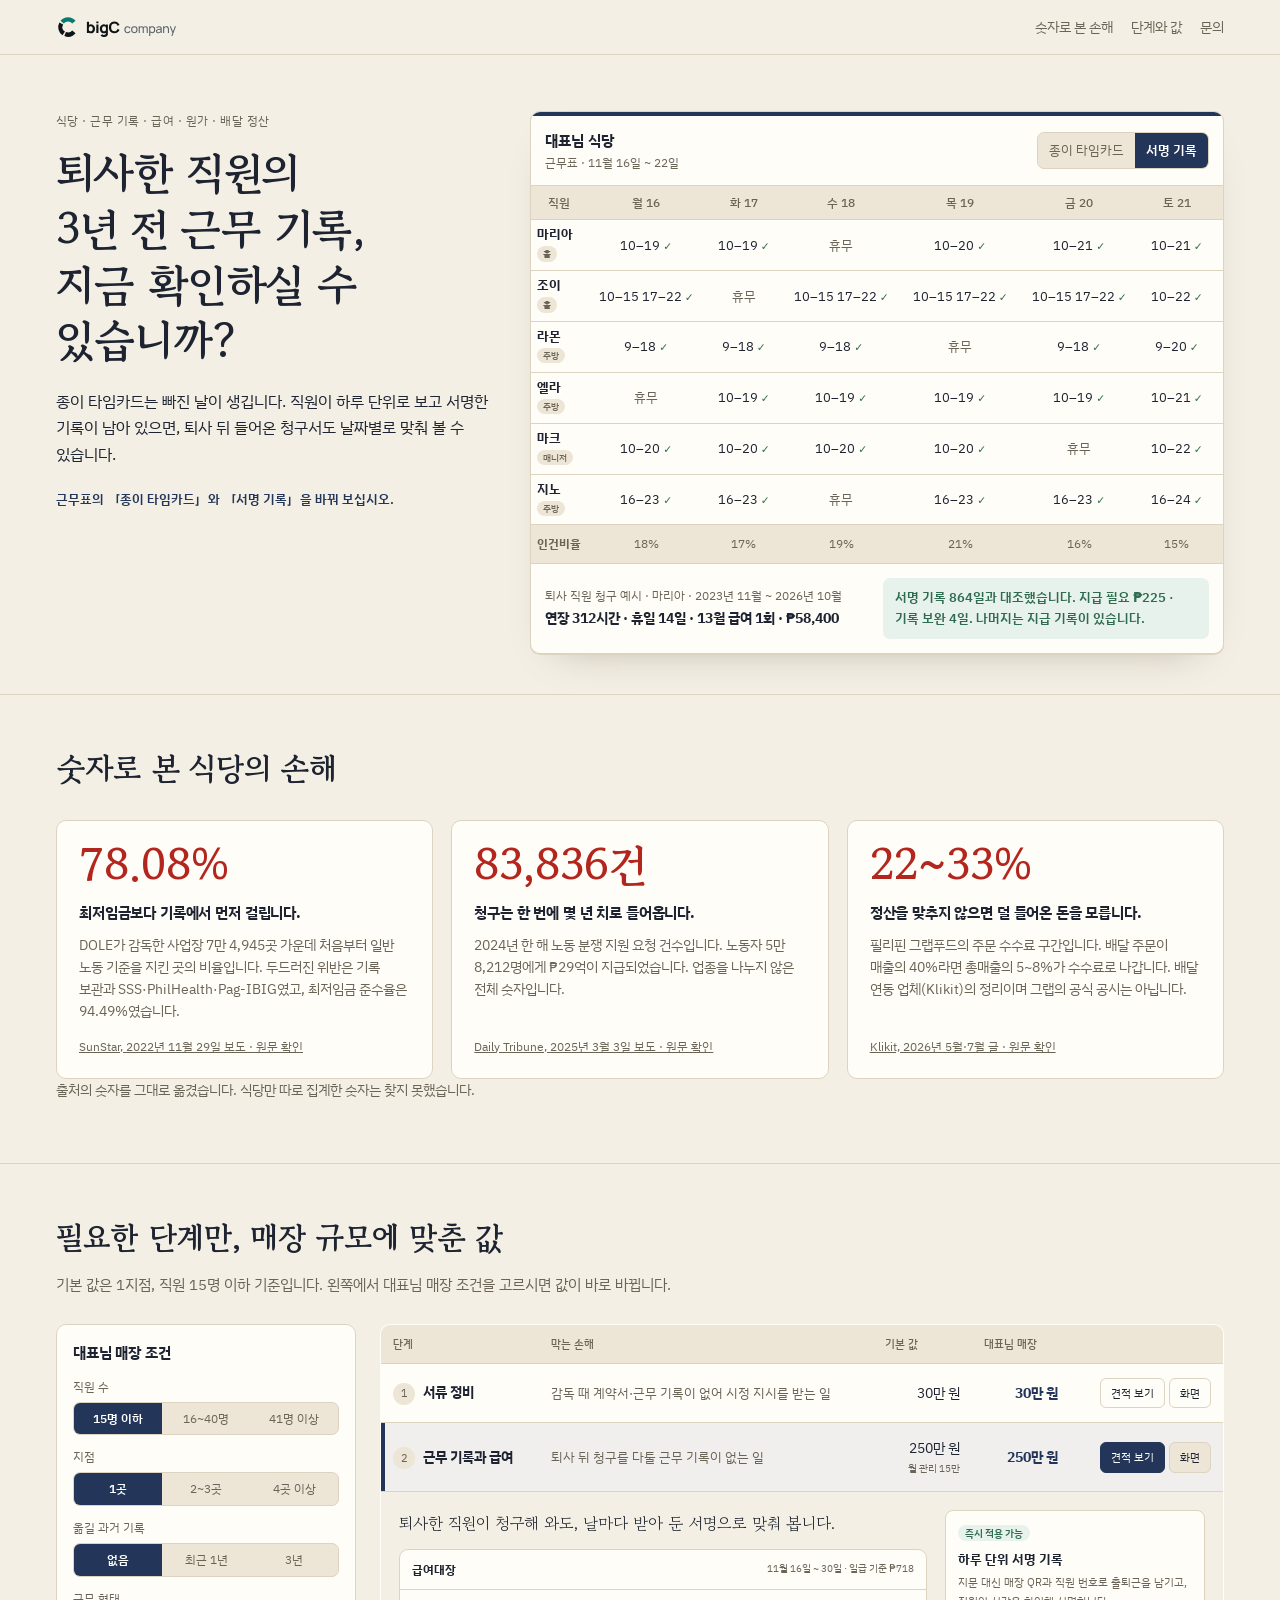
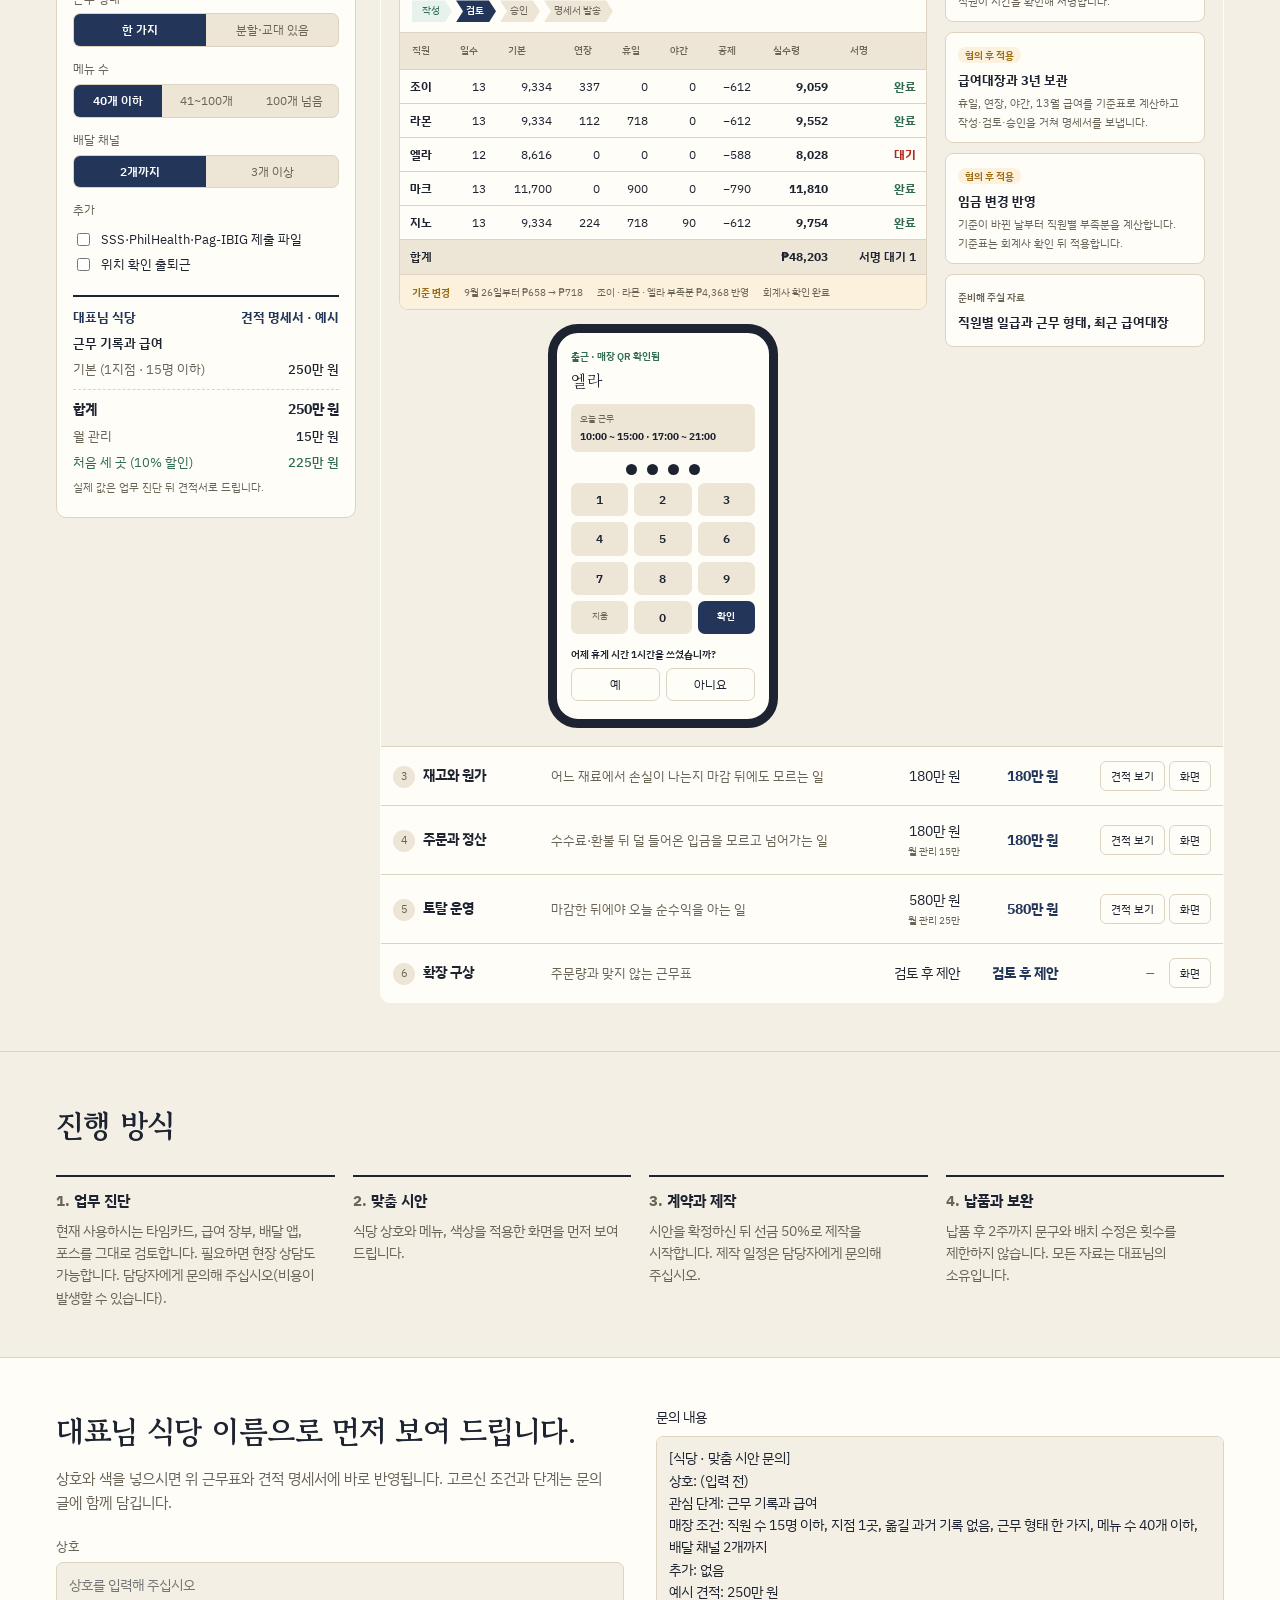
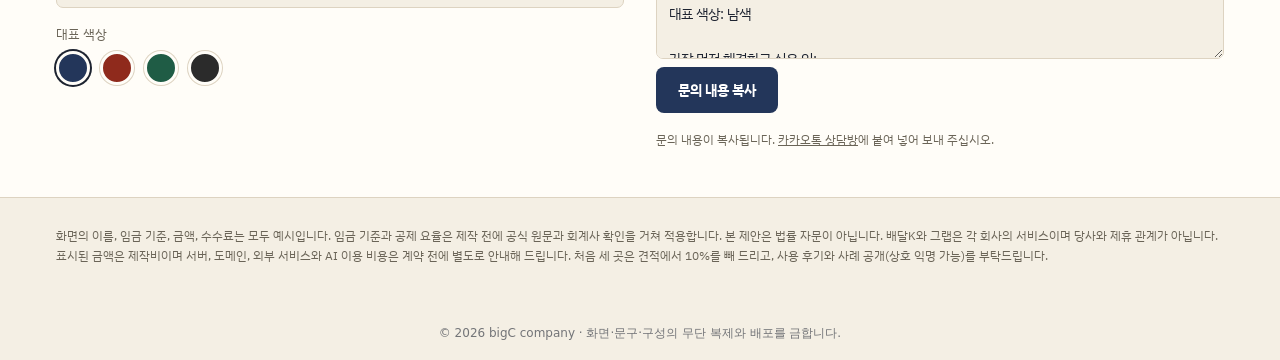
<file: restaurant-b/index.html>
<!doctype html>
<html lang="ko">
<head>
<meta charset="utf-8">
<meta name="viewport" content="width=device-width,initial-scale=1,viewport-fit=cover">
<meta name="description" content="근무 기록, 급여, 재료 원가, 배달 앱 정산을 하루 단위로 남깁니다. 매장 조건별 예시 견적.">
<meta property="og:type" content="website"><meta property="og:site_name" content="bigC company"><meta property="og:url" content="https://bigc-company.github.io/restaurant-b/"><link rel="canonical" href="https://bigc-company.github.io/restaurant-b/"><meta property="og:image" content="https://bigc-company.github.io/restaurant/og.jpg?v=4"><meta property="og:image:width" content="1200"><meta property="og:image:height" content="630"><meta name="twitter:card" content="summary_large_image"><meta property="og:title" content="퇴사한 직원의 3년 전 근무 기록, 지금 확인하실 수 있습니까?">
<meta property="og:description" content="근무 기록, 급여, 재료 원가, 배달 앱 정산을 하루 단위로 남깁니다. 매장 조건별 예시 견적.">

<style>:root{color-scheme:light}body{margin:0;font:14px system-ui}img{max-width:100%}[hidden]{display:none!important}</style>
<link rel="icon" type="image/png" sizes="32x32" href="../_s/favicon-32.png"><link rel="icon" type="image/png" sizes="16x16" href="../_s/favicon-16.png"><link rel="apple-touch-icon" href="../_s/apple-touch-icon-180.png"></head>
<body>
<title>식당 노무·원가 관리 제안</title>
<meta name="claude:viewport-fit-sides" content="cover">
<link rel="stylesheet" href="https://fonts.googleapis.com/css2?family=IBM+Plex+Sans+KR:wght@400;500;600;700&family=Gowun+Batang:wght@700&family=Nanum+Pen+Script&display=swap">
<style>
:root{--paper:#F4EFE4;--card:#FFFDF8;--ink:#1D2330;--mute:#6A6457;--line:#DDD3C1;--soft:#EDE5D5;--red:#B3261E;--redbg:#FBEDEA;--grn:#2E6B4F;--grnbg:#E8F2EC;--amb:#9A6A12;--ambbg:#FBF1DC;--brand:#23365A;--on:#fff;--pen:#3B4A8A;
--f:'IBM Plex Sans KR',system-ui,'Malgun Gothic',sans-serif;--fh:'Gowun Batang','Nanum Myeongjo',serif;--fp:'Nanum Pen Script','Gowun Batang',cursive}
@media (prefers-color-scheme:dark){:root:not([data-theme="light"]){color-scheme:dark;--paper:#14171D;--card:#1C2028;--ink:#ECE6DA;--mute:#A39C8E;--line:#343A45;--soft:#252A33;--red:#F08A7E;--redbg:#3A2220;--grn:#7CC9A2;--grnbg:#1D3229;--amb:#E2B55A;--ambbg:#3A301C;--brand:#8FA9D8;--on:#10141B;--pen:#A9B8F2}}
:root[data-theme="dark"]{color-scheme:dark;--paper:#14171D;--card:#1C2028;--ink:#ECE6DA;--mute:#A39C8E;--line:#343A45;--soft:#252A33;--red:#F08A7E;--redbg:#3A2220;--grn:#7CC9A2;--grnbg:#1D3229;--amb:#E2B55A;--ambbg:#3A301C;--brand:#8FA9D8;--on:#10141B;--pen:#A9B8F2}
*{box-sizing:border-box}
body::before{content:'';position:fixed;inset:0 0 auto;height:env(safe-area-inset-top,0px);z-index:30;background:var(--paper)}
body{background:var(--paper);color:var(--ink);font:15px/1.65 var(--f);font-variant-numeric:tabular-nums;-webkit-font-smoothing:antialiased;word-break:keep-all}
.w{max-width:1200px;margin:0 auto;padding-left:max(16px,env(safe-area-inset-left,0px));padding-right:max(16px,env(safe-area-inset-right,0px))}
h1,h2,h3{font-family:var(--fh);font-weight:700;letter-spacing:-.01em;margin:0}
a{color:inherit}
.note{color:var(--mute);font-size:.86em;margin:.8em 0 0}
.r{color:var(--red)}.g{color:var(--grn)}
em{font-style:normal;font-size:.78em;color:var(--mute);margin-left:.3em}
button{font:inherit;color:inherit;cursor:pointer}
button:focus-visible,a:focus-visible,input:focus-visible,textarea:focus-visible{outline:2px solid var(--brand);outline-offset:2px}

/* top */
.top{position:sticky;top:env(safe-area-inset-top,0px);z-index:20;background:color-mix(in srgb,var(--paper) 92%,transparent);backdrop-filter:blur(8px);border-bottom:1px solid var(--line)}
.top .w{display:flex;align-items:center;justify-content:space-between;gap:12px;height:54px}
.brand{font-weight:700;letter-spacing:.02em}
.top nav{display:flex;gap:18px;font-size:.9em}.top nav a{text-decoration:none;color:var(--mute)}.top nav a:hover{color:var(--ink)}

/* hero */
.hero{padding-block:56px 40px}
.hg{display:grid;grid-template-columns:minmax(0,5fr) minmax(0,8fr);gap:40px;align-items:start}
.kick{font-size:.82em;color:var(--mute);letter-spacing:.04em;margin:0 0 14px}
.hl h1{font-size:clamp(30px,3.4vw,46px);line-height:1.28}.hl h1 span{display:inline-block}
.hl .sub{font-size:1.06em;margin:20px 0 0;max-width:34em}
.hint{margin:22px 0 0;font-size:.88em;color:var(--brand);font-weight:600}

/* timesheet */
.ts{background:var(--card);border:1px solid var(--line);border-radius:10px;box-shadow:0 1px 0 var(--line),0 18px 40px -28px rgba(30,20,0,.35);overflow:hidden}
.ts-h{display:flex;justify-content:space-between;align-items:center;gap:10px;flex-wrap:wrap;padding:12px 14px;border-bottom:1px solid var(--line);border-top:4px solid var(--brand)}
.ts-h div:first-child{display:flex;flex-direction:column}.ts-h b{font-size:1.02em}.ts-h span{font-size:.8em;color:var(--mute)}
.seg{display:inline-flex;flex-wrap:wrap;border:1px solid var(--line);border-radius:7px;overflow:hidden;background:var(--soft)}
.seg button{border:0;background:transparent;padding:7px 11px;font-size:.84em;color:var(--mute)}
.seg button[aria-pressed="true"]{background:var(--brand);color:var(--on);font-weight:600}
.tw{overflow-x:auto;-webkit-overflow-scrolling:touch}
table{border-collapse:collapse;width:100%}
.grid{font-size:.84em;min-width:560px}
.grid th,.grid td{border-bottom:1px solid var(--line);padding:7px 6px;text-align:center;white-space:nowrap}
.grid thead th{font-weight:500;color:var(--mute);font-size:.92em;background:var(--soft)}
.grid tbody th{text-align:left;font-weight:500}.grid tbody th b{display:block;line-height:1.2}
.role{display:inline-block;margin:2px 0 0;font-size:.74em;padding:0 6px;border-radius:9px;background:var(--soft);color:var(--mute)}
.grid td span{display:inline-block;padding:2px 6px;border-radius:4px}
.grid td[data-sk="ok"] span::after{content:' ✓';color:var(--grn);font-size:.85em}
.grid td[data-sk="off"] span{color:var(--mute)}
.grid tfoot th,.grid tfoot td{font-size:.92em;color:var(--mute);border:0;background:var(--soft)}
.grid .wk{font-weight:600}
.ts.paper .grid tbody td span{font-family:var(--fp);font-size:1.75em;line-height:1;color:var(--pen);transform:rotate(-1.5deg)}
.ts.paper .grid tbody td span::after{content:''!important}
.ts.paper .grid td[data-pk="miss"] span{font-family:var(--f);font-size:.86em;color:var(--red);background:var(--redbg);transform:none}
.ts.paper .grid td[data-pk="part"] span{background:var(--ambbg)}
.ts.paper .grid td[data-pk="off"] span{color:var(--mute)}
.ts.paper .grid tbody{background:repeating-linear-gradient(0deg,transparent 0 33px,color-mix(in srgb,var(--line) 60%,transparent) 33px 34px)}
.claim{display:grid;grid-template-columns:minmax(0,1fr) minmax(0,1fr);gap:12px;padding:14px;border-top:1px solid var(--line);align-items:center}
.claim small{display:block;color:var(--mute);font-size:.78em}.claim b{font-size:.9em}
.claim p{margin:0;font-size:.88em;padding:9px 12px;border-radius:7px;background:var(--grnbg);color:var(--grn);font-weight:600}
.ts.paper .claim p{background:var(--redbg);color:var(--red)}

/* facts */
.facts{padding-block:48px;border-top:1px solid var(--line)}
.facts h2,.steps h2,.way h2,.ask h2,.cards-s h2{font-size:clamp(24px,2.4vw,32px)}
.facts ol{list-style:none;padding:0;margin:26px 0 0;display:grid;grid-template-columns:repeat(3,minmax(0,1fr));gap:18px}
.facts li{background:var(--card);border:1px solid var(--line);border-radius:10px;padding:22px;display:flex;flex-direction:column}
.facts .n{font-family:var(--fh);font-size:clamp(34px,3.4vw,46px);line-height:1;color:var(--red)}
.facts h3{font-family:var(--f);font-size:1.02em;margin:14px 0 8px}
.facts p{margin:0 0 14px;font-size:.9em;color:var(--mute);flex:1}
.facts a{font-size:.78em;color:var(--mute)}

/* steps + ledger */
.steps{padding-block:48px;border-top:1px solid var(--line)}
.sub2{color:var(--mute);margin:10px 0 0;max-width:46em}
.sg{display:grid;grid-template-columns:300px minmax(0,1fr);gap:24px;margin-top:26px;align-items:start}
.cond{position:sticky;top:calc(env(safe-area-inset-top,0px) + 66px);background:var(--card);border:1px solid var(--line);border-radius:10px;padding:16px}
.cond h3{font-family:var(--f);font-size:.98em;margin:0 0 6px}
.cond fieldset{border:0;padding:0;margin:12px 0 0}.cond legend{font-size:.8em;color:var(--mute);margin-bottom:5px;padding:0}
.cond .seg{display:flex}.cond .seg button{flex:1;padding:6px 4px;font-size:.8em}
.chk{display:flex;gap:8px;align-items:flex-start;font-size:.84em;margin:4px 0}.chk input{margin-top:4px;accent-color:var(--brand)}
.bill{margin-top:16px;border-top:2px solid var(--ink);padding-top:10px;font-size:.86em}
.bill .bh{display:flex;justify-content:space-between;gap:8px;font-weight:700}.bill .bh span{color:var(--brand)}
.bill p{display:flex;justify-content:space-between;gap:10px;margin:5px 0;color:var(--mute)}.bill p b{color:var(--ink);font-weight:500;white-space:nowrap}
.bill .tot{border-top:1px dashed var(--line);padding-top:8px;margin-top:8px;color:var(--ink);font-weight:700;font-size:1.08em}.bill .tot b{font-weight:700}
.bill .first{color:var(--grn)}.bill .first b{color:var(--grn)}
.bill .ask{color:var(--red);font-weight:600}
.lg{font-size:.92em;background:var(--card);border:1px solid var(--line);border-radius:10px;overflow:hidden;min-width:640px}
.lg thead th{text-align:left;font-weight:500;font-size:.82em;color:var(--mute);padding:10px 12px;background:var(--soft);border-bottom:1px solid var(--line)}
.lg .row>td{padding:14px 12px;border-bottom:1px solid var(--line);vertical-align:middle}
.lg .row.sel{background:color-mix(in srgb,var(--brand) 7%,var(--card))}
.lg .row.sel td:first-child{box-shadow:inset 4px 0 0 var(--brand)}
.lg .no{display:inline-grid;place-items:center;width:22px;height:22px;border-radius:50%;background:var(--soft);font-size:.78em;margin-right:8px;color:var(--mute)}
.lg .loss{color:var(--mute);font-size:.92em}
.lg .num{white-space:nowrap;text-align:right}.lg .num small{display:block;font-size:.76em;color:var(--mute)}
.lg .mine{font-weight:700;color:var(--brand)}
.lg .act{white-space:nowrap;text-align:right}
.pick,.open{border:1px solid var(--line);background:var(--card);border-radius:6px;padding:5px 10px;font-size:.8em;margin-left:4px}
.pick[aria-pressed="true"]{background:var(--brand);border-color:var(--brand);color:var(--on)}
.pick.off{border:0;color:var(--mute)}
.open[aria-expanded="true"]{background:var(--soft)}
.det>td{padding:0;border-bottom:1px solid var(--line);background:var(--paper)}
.detg{display:grid;grid-template-columns:minmax(0,1fr) 260px;gap:18px;padding:18px}
.lead{font-family:var(--fh);font-size:1.18em;margin:0 0 12px}
.cm{list-style:none;padding:0;margin:0;display:flex;flex-direction:column;gap:10px}
.cm li{background:var(--card);border:1px solid var(--line);border-radius:8px;padding:10px 12px}
.cm u{text-decoration:none;font-size:.72em;font-weight:600;padding:1px 7px;border-radius:9px}
.cm .ok u{background:var(--grnbg);color:var(--grn)}.cm .if u{background:var(--ambbg);color:var(--amb)}.cm .ask u{background:var(--redbg);color:var(--red)}.cm .prep u{color:var(--mute);padding:0}
.cm h4{margin:5px 0 3px;font-size:.92em}.cm p{margin:0;font-size:.82em;color:var(--mute)}

/* screens */
.scr{background:var(--card);border:1px solid var(--line);border-radius:9px;overflow:hidden;font-size:.84em}
.scr-h{display:flex;justify-content:space-between;gap:10px;flex-wrap:wrap;padding:10px 12px;border-bottom:1px solid var(--line)}
.scr-h span{color:var(--mute);font-size:.9em}
.scr table{min-width:520px}
.scr th,.scr td{padding:7px 10px;border-bottom:1px solid var(--line);text-align:right;white-space:nowrap}
.scr th{font-weight:500;color:var(--mute);font-size:.9em;background:var(--soft)}
.scr th:first-child,.scr td:first-child{text-align:left}
.scr tfoot td{border-bottom:0;font-weight:600;background:var(--soft)}
.mx td{text-align:center!important}.mx td:first-child{text-align:left!important}
.mx small{display:block;font-size:.76em;color:var(--mute);margin-top:2px}
.d{display:inline-block;width:12px;height:12px;border-radius:50%;vertical-align:middle;border:2px solid var(--grn);background:var(--grn)}
.d.p{background:linear-gradient(90deg,var(--amb) 50%,transparent 50%);border-color:var(--amb)}
.d.n{background:transparent;border-color:var(--red)}
.d.w{background:var(--amb);border-color:var(--amb);border-radius:2px}
.leg{display:flex;gap:14px;flex-wrap:wrap;padding:8px 12px;font-size:.82em;color:var(--mute)}.leg span{display:flex;gap:5px;align-items:center}
.strip{display:flex;flex-wrap:wrap;gap:6px 14px;padding:9px 12px;font-size:.88em;background:var(--soft);border-top:1px solid var(--line)}
.strip span{color:var(--mute)}.strip.warn{background:var(--ambbg)}.strip.warn b{color:var(--amb)}
.pipe{list-style:none;margin:0;padding:10px 12px;display:flex;gap:4px;font-size:.82em;border-bottom:1px solid var(--line);flex-wrap:wrap}
.pipe li{padding:3px 12px 3px 10px;background:var(--soft);color:var(--mute);clip-path:polygon(0 0,calc(100% - 7px) 0,100% 50%,calc(100% - 7px) 100%,0 100%,7px 50%)}
.pipe li:first-child{clip-path:polygon(0 0,calc(100% - 7px) 0,100% 50%,calc(100% - 7px) 100%,0 100%)}
.pipe .dn{background:var(--grnbg);color:var(--grn)}.pipe .now{background:var(--brand);color:var(--on);font-weight:600}
.cost .sub{color:var(--mute);padding-left:14px;font-size:.92em}
.tix{display:grid;grid-template-columns:repeat(3,minmax(0,1fr));gap:8px;padding:10px 12px;border-top:1px solid var(--line)}
.tix div{border:1px dashed var(--line);border-radius:6px;padding:8px 10px;display:flex;flex-direction:column;gap:1px}
.tix span{color:var(--mute);font-size:.88em}.tix .q{background:var(--soft);border-style:solid}
.wf{display:grid;grid-template-columns:repeat(6,minmax(0,1fr));gap:10px;height:196px;padding:14px 14px 0;align-items:stretch}
.wb{position:relative;height:100%;display:flex;flex-direction:column;text-align:center;gap:2px}
.wb .bar{position:relative;display:block;flex:1;min-height:0;margin-bottom:6px}
.wb i{position:absolute;left:12%;right:12%;bottom:var(--b);height:var(--h);min-height:2px;border-radius:3px 3px 0 0;background:var(--brand)}
.wb.out i{background:var(--red);opacity:.8}.wb.net i{background:var(--grn)}
.wb small{color:var(--mute);font-size:.82em;line-height:1.25;min-height:2.5em;display:flex;align-items:flex-end;justify-content:center}.wb b{font-size:.88em}
.two{display:grid;grid-template-columns:1fr 1fr;gap:14px;padding:12px}
.two h4{margin:0 0 6px;font-size:.88em;color:var(--mute);font-weight:500}
.two p{display:flex;justify-content:space-between;gap:8px;margin:0;padding:5px 0;border-bottom:1px solid var(--line)}
.hbars{display:grid;grid-template-columns:repeat(11,minmax(0,1fr));gap:6px;height:170px;padding:14px 12px 8px;align-items:end}
.hb{display:flex;flex-direction:column;justify-content:flex-end;align-items:center;height:100%;gap:2px}
.hb i{width:100%;background:color-mix(in srgb,var(--brand) 70%,transparent);border-radius:3px 3px 0 0}
.hb.hi i{background:var(--red)}.hb b{font-size:.78em}.hb small{font-size:.74em;color:var(--mute)}
.phone{width:230px;margin:14px auto 0;border:9px solid var(--ink);border-radius:30px;background:var(--card);overflow:hidden}
.ph-in{padding:16px 14px 18px;font-size:.84em}
.ph-in .t{margin:0;color:var(--grn);font-size:.82em;font-weight:600}.ph-in .nm{margin:2px 0 8px;font-family:var(--fh);font-size:1.5em}
.today{background:var(--soft);border-radius:7px;padding:7px 9px}.today span{display:block;font-size:.8em;color:var(--mute)}.today b{font-size:.9em}
.pin{display:flex;justify-content:center;gap:10px;margin:12px 0 8px}.pin i{width:11px;height:11px;border-radius:50%;background:var(--ink)}
.pad{display:grid;grid-template-columns:repeat(3,1fr);gap:6px}.pad span{text-align:center;padding:7px 0;border-radius:7px;background:var(--soft);font-weight:600}
.pad .x{font-size:.8em;font-weight:400;color:var(--mute)}.pad .ok{background:var(--brand);color:var(--on);font-size:.86em}
.q{margin:12px 0 6px;font-size:.84em;font-weight:600}.yn{display:grid;grid-template-columns:1fr 1fr;gap:6px}.yn span{text-align:center;border:1px solid var(--line);border-radius:7px;padding:6px 0}
.detg .shot{min-width:0}

/* way, ask, cards */
.way{padding-block:48px;border-top:1px solid var(--line)}
.way ol{list-style:none;counter-reset:w;padding:0;margin:24px 0 0;display:grid;grid-template-columns:repeat(4,minmax(0,1fr));gap:18px}
.way li{counter-increment:w;border-top:2px solid var(--ink);padding-top:12px}.way li b::before{content:counter(w) '. ';color:var(--mute)}
.way p{font-size:.9em;color:var(--mute);margin:6px 0 0}
.ask{padding-block:48px;border-top:1px solid var(--line);background:var(--card)}
.ag{display:grid;grid-template-columns:minmax(0,1fr) minmax(0,1fr);gap:32px}
.opt{margin-top:20px}.fld{display:flex;flex-direction:column;gap:5px;font-size:.86em;color:var(--mute)}
.fld input{font:inherit;font-size:1.1em;color:var(--ink);background:var(--paper);border:1px solid var(--line);border-radius:7px;padding:10px 12px}
.opt fieldset{border:0;padding:0;margin:16px 0 0}.opt legend{font-size:.86em;color:var(--mute);margin-bottom:6px;padding:0}
.sw{display:flex;gap:10px}.sw button{width:34px;height:34px;border-radius:50%;border:3px solid var(--card);background:var(--c);box-shadow:0 0 0 1px var(--line)}
.sw button[aria-pressed="true"]{box-shadow:0 0 0 2px var(--ink)}
.msgw{display:flex;flex-direction:column;gap:8px;font-size:.9em}
.msgw textarea{font:inherit;color:var(--ink);background:var(--paper);border:1px solid var(--line);border-radius:7px;padding:10px 12px;resize:vertical}
.cta{align-self:flex-start;border:0;background:var(--brand);color:var(--on);font-weight:700;padding:12px 22px;border-radius:8px}
.cards-s{padding-block:48px;border-top:1px solid var(--line)}
.cards{display:flex;gap:12px;overflow-x:auto;margin-top:18px;padding-bottom:8px;scroll-snap-type:x mandatory}
.cards img{width:240px;height:auto;flex:none;border-radius:8px;border:1px solid var(--line);scroll-snap-align:start}
footer{padding-block:28px 40px;font-size:.8em;color:var(--mute);border-top:1px solid var(--line)}

@media (max-width:980px){
 .hg{grid-template-columns:1fr;gap:28px}
 .sg{grid-template-columns:1fr}.cond{position:static}
 .detg{grid-template-columns:1fr}
 .facts ol{grid-template-columns:1fr}
 .way ol{grid-template-columns:1fr 1fr}
 .ag{grid-template-columns:1fr}
}
@media (max-width:640px){
 .hero{padding-block:32px 28px}
 .top nav{display:none}
 .claim{grid-template-columns:1fr}
 .lg{min-width:0;border:0;background:transparent}
 .lg>thead{display:none}
 .lg,.lg>tbody,.lg>tbody>tr,.lg>tbody>tr>td{display:block;width:100%}
 .lg .row{background:var(--card);border:1px solid var(--line);border-radius:10px;margin-top:12px;padding:12px;display:grid;grid-template-columns:1fr auto;gap:4px 10px}
 .lg .row>td{padding:0;border:0}
 .lg .row td:first-child{grid-column:1/3}.lg .loss{grid-column:1/3}
 .lg .num:not(.mine){text-align:left}.lg .num:not(.mine)::before{content:'기본 ';color:var(--mute);font-size:.8em}
 .lg .mine{text-align:right}
 .lg .act{grid-column:1/3;text-align:left;margin-top:6px}.lg .act button:first-child{margin-left:0}
 .lg .row.sel td:first-child{box-shadow:none}.lg .row.sel{box-shadow:inset 4px 0 0 var(--brand)}
 .det>td{background:transparent;border:0}.detg{padding:10px 0 0}
 .two{grid-template-columns:1fr}.tix{grid-template-columns:1fr}
 .way ol{grid-template-columns:1fr}
 .wf{height:150px;gap:4px;padding-inline:8px}.wb b{font-size:.74em}
 .hbars{gap:3px}
}
@media (prefers-reduced-motion:no-preference){.det:not([hidden]) .detg{animation:up .35s ease}@keyframes up{from{opacity:0;transform:translateY(6px)}}}

/* card mode (1080x1440) */
.cardmode{margin:0;background:#ccc}
.card{position:relative;width:1080px;height:1440px;overflow:hidden;background:var(--paper);color:var(--ink);padding:64px 64px 0;display:flex;flex-direction:column;margin-bottom:20px;font-size:22px}
.card .ch{display:flex;justify-content:space-between;align-items:baseline;border-top:8px solid var(--brand);padding-top:22px;font-size:1.15em;font-weight:600}
.card .ch b{font-family:var(--fh);font-size:1.5em;color:var(--brand)}
.card h2{font-size:2.3em;line-height:1.3;margin:24px 0 30px}
.card .cz{flex:none}
.card .cz .scr{font-size:.9em}.card .cz .scr table{min-width:0}.card .cz .tw{overflow:visible}
.card .cz .phone{display:none}
.card>ol{list-style:none;padding:0;margin:30px 0 0;display:flex;flex-direction:column;gap:12px;font-size:1.2em;font-weight:600}
.card>ol i{font-style:normal;color:var(--brand);margin-right:14px}
.card .foot{margin:auto -64px 0;padding:26px 64px 34px;background:var(--ink);color:var(--paper);display:flex;justify-content:space-between;gap:20px;font-size:.92em}
.card .foot span{opacity:.8}
.card.cv h1{font-size:3.4em;line-height:1.25;margin:10px 0 34px}
.card.cv .kick{font-size:1em}
.card.cv .grid{min-width:0;font-size:.82em}.card.cv .ts-h .seg{display:none}.card.cv .claim{font-size:.95em}
.card.cv .grid th:last-child,.card.cv .grid td:last-child{display:none}
:root{--logo-ink:#0f1416;--logo-acc:#0b7a6e;--logo-sub:#58636a}@media (prefers-color-scheme:dark){:root:not([data-theme="light"]){--logo-ink:#eef2f3;--logo-acc:#4fc1ae;--logo-sub:#9aa6ab}}:root[data-theme="dark"]{--logo-ink:#eef2f3;--logo-acc:#4fc1ae;--logo-sub:#9aa6ab}</style>
<header class="top"><div class="w"><span class="brand" role="img" aria-label="bigC company" style="display:block;line-height:0;margin-left:-6px"><svg xmlns="http://www.w3.org/2000/svg" viewBox="0 0 319.37 87" width="132.2" height="36" role="img" aria-label="bigC company"><g transform="translate(14.5 14.5) scale(0.58)" fill="none" stroke-width="18" stroke-linecap="butt"><path d="M74.51 70.57A32 32 0 0 1 38.01 79.67" stroke="var(--logo-ink)"/><path d="M32.11 76.53A32 32 0 0 1 21.75 34.98" stroke="var(--logo-ink)"/><path d="M25.49 29.43A32 32 0 0 1 74.51 29.43" stroke="var(--logo-acc)"/></g><path d="M99.23 58.624Q96.17099999999999 58.624 94.119 57.199Q92.06700000000001 55.774 91.0315 53.323Q89.996 50.872 89.996 47.794000000000004Q89.996 44.716 91.02199999999999 42.265Q92.048 39.81400000000001 94.043 38.389Q96.038 36.964 98.964 36.964Q101.90899999999999 36.964 104.094 38.370000000000005Q106.279 39.776 107.4855 42.2175Q108.69200000000001 44.659000000000006 108.69200000000001 47.794000000000004Q108.69200000000001 50.872 107.50450000000001 53.323Q106.31700000000001 55.774 104.18900000000001 57.199Q102.061 58.624 99.23 58.624ZM89.122 58.054V30.694000000000003H94.328V43.994H93.682V58.054ZM98.394 54.026Q100.066 54.026 101.13 53.19Q102.194 52.354 102.707 50.938500000000005Q103.22 49.523 103.22 47.794000000000004Q103.22 46.084 102.688 44.6685Q102.156 43.253 101.0445 42.4075Q99.93299999999999 41.562 98.204 41.562Q96.589 41.562 95.5915 42.341Q94.594 43.120000000000005 94.138 44.526Q93.682 45.932 93.682 47.794000000000004Q93.682 49.656000000000006 94.138 51.062000000000005Q94.594 52.468 95.6295 53.247Q96.66499999999999 54.026 98.394 54.026ZM111.92200000000001 34.684V30.124000000000002H117.09V34.684ZM111.92200000000001 58.054V37.534000000000006H117.09V58.054ZM130.238 67.744Q128.49 67.744 126.91300000000001 67.18350000000001Q125.33600000000001 66.623 124.09150000000001 65.6255Q122.84700000000001 64.628 122.06800000000001 63.298L126.85600000000001 60.980000000000004Q127.35000000000001 61.892 128.2715 62.367000000000004Q129.193 62.842 130.276 62.842Q131.435 62.842 132.461 62.4525Q133.48700000000002 62.063 134.10450000000003 61.2935Q134.722 60.524 134.68400000000003 59.384V53.418H135.33V37.534000000000006H139.852V59.46Q139.852 60.22 139.7855 60.8945Q139.71900000000002 61.569 139.548 62.234Q139.054 64.11500000000001 137.7145 65.331Q136.375 66.547 134.437 67.1455Q132.49900000000002 67.744 130.238 67.744ZM129.782 58.624Q126.95100000000001 58.624 124.82300000000001 57.199Q122.69500000000001 55.774 121.50750000000001 53.323Q120.32000000000001 50.872 120.32000000000001 47.794000000000004Q120.32000000000001 44.659000000000006 121.5265 42.2175Q122.733 39.776 124.918 38.370000000000005Q127.10300000000001 36.964 130.048 36.964Q132.97400000000002 36.964 134.969 38.389Q136.964 39.81400000000001 137.99 42.265Q139.01600000000002 44.716 139.01600000000002 47.794000000000004Q139.01600000000002 50.872 137.9805 53.323Q136.94500000000002 55.774 134.89300000000003 57.199Q132.841 58.624 129.782 58.624ZM130.61800000000002 54.026Q132.347 54.026 133.3825 53.247Q134.418 52.468 134.87400000000002 51.062000000000005Q135.33 49.656000000000006 135.33 47.794000000000004Q135.33 45.932 134.87400000000002 44.526Q134.418 43.120000000000005 133.4205 42.341Q132.423 41.562 130.80800000000002 41.562Q129.079 41.562 127.9675 42.4075Q126.85600000000001 43.253 126.32400000000001 44.6685Q125.79200000000002 46.084 125.79200000000002 47.794000000000004Q125.79200000000002 49.523 126.305 50.938500000000005Q126.81800000000001 52.354 127.882 53.19Q128.946 54.026 130.61800000000002 54.026ZM155.58399999999997 58.624Q151.48 58.624 148.5065 56.838Q145.533 55.052 143.92749999999998 51.841Q142.32199999999997 48.63 142.32199999999997 44.374Q142.32199999999997 40.118 143.92749999999998 36.907Q145.533 33.696 148.5065 31.91Q151.48 30.124000000000002 155.58399999999997 30.124000000000002Q160.296 30.124000000000002 163.4975 32.461Q166.69899999999998 34.798 168.01 38.788000000000004L162.80399999999997 40.232Q162.04399999999998 37.743 160.23899999999998 36.3655Q158.434 34.988 155.58399999999997 34.988Q152.981 34.988 151.2425 36.147Q149.504 37.306 148.63 39.415Q147.756 41.524 147.756 44.374Q147.756 47.224000000000004 148.63 49.333Q149.504 51.442 151.2425 52.601Q152.981 53.760000000000005 155.58399999999997 53.760000000000005Q158.434 53.760000000000005 160.23899999999998 52.373000000000005Q162.04399999999998 50.986000000000004 162.80399999999997 48.516000000000005L168.01 49.96Q166.69899999999998 53.95 163.4975 56.287000000000006Q160.296 58.624 155.58399999999997 58.624Z" fill="var(--logo-ink)"/><path d="M187.45499999999998 58.504000000000005Q184.98749999999998 58.504000000000005 183.26999999999998 57.4015Q181.55249999999998 56.299 180.65249999999997 54.36775Q179.75249999999997 52.4365 179.72999999999996 49.954Q179.75249999999997 47.426500000000004 180.67499999999995 45.499Q181.59749999999997 43.5715 183.3225 42.487750000000005Q185.04749999999999 41.404 187.48499999999999 41.404Q190.04249999999996 41.404 191.89499999999998 42.664Q193.74749999999997 43.92400000000001 194.38499999999996 46.114000000000004L191.74499999999998 46.909000000000006Q191.22749999999996 45.499 190.07999999999998 44.719Q188.93249999999998 43.939 187.45499999999998 43.939Q185.78999999999996 43.939 184.70999999999998 44.7115Q183.62999999999997 45.484 183.10499999999996 46.841499999999996Q182.57999999999998 48.199 182.56499999999997 49.954Q182.58749999999998 52.661500000000004 183.81374999999997 54.315250000000006Q185.03999999999996 55.969 187.45499999999998 55.969Q189.03749999999997 55.969 190.08749999999998 55.2415Q191.13749999999996 54.514 191.68499999999997 53.134L194.38499999999996 53.839Q193.53749999999997 56.104 191.75249999999997 57.304Q189.96749999999997 58.504000000000005 187.45499999999998 58.504000000000005ZM203.75999999999996 58.504000000000005Q201.33749999999995 58.504000000000005 199.58999999999997 57.409000000000006Q197.84249999999997 56.314 196.90124999999995 54.38275Q195.95999999999995 52.4515 195.95999999999995 49.939Q195.95999999999995 47.3965 196.91999999999996 45.472750000000005Q197.87999999999997 43.54900000000001 199.63124999999997 42.4765Q201.38249999999996 41.404 203.75999999999996 41.404Q206.18999999999997 41.404 207.94124999999997 42.49525Q209.69249999999997 43.5865 210.63374999999996 45.51025Q211.57499999999996 47.434000000000005 211.57499999999996 49.939Q211.57499999999996 52.481500000000004 210.62624999999997 54.409000000000006Q209.67749999999995 56.3365 207.92249999999996 57.42025Q206.16749999999996 58.504000000000005 203.75999999999996 58.504000000000005ZM203.75999999999996 55.969Q206.27249999999995 55.969 207.50624999999997 54.289Q208.73999999999995 52.609 208.73999999999995 49.939Q208.73999999999995 47.2015 207.49499999999995 45.57025Q206.24999999999997 43.939 203.75999999999996 43.939Q202.06499999999997 43.939 200.96624999999995 44.704Q199.86749999999995 45.469 199.33124999999995 46.819Q198.79499999999996 48.169000000000004 198.79499999999996 49.939Q198.79499999999996 52.676500000000004 200.05499999999995 54.32275Q201.31499999999997 55.969 203.75999999999996 55.969ZM233.64 58.054 233.65499999999997 47.689Q233.65499999999997 45.874 232.68374999999997 44.846500000000006Q231.71249999999998 43.819 230.17499999999998 43.819Q229.26749999999998 43.819 228.46124999999998 44.23525Q227.65499999999997 44.6515 227.14499999999998 45.52525Q226.635 46.399 226.635 47.764L225.225 47.194Q225.18749999999997 45.469 225.92999999999998 44.1715Q226.67249999999999 42.874 227.96625 42.153999999999996Q229.26 41.434 230.88 41.434Q233.415 41.434 234.87 42.97525Q236.325 44.5165 236.325 47.104L236.30999999999997 58.054ZM214.26 58.054V41.854H216.64499999999998V46.189H216.945V58.054ZM223.96499999999997 58.054 223.98 47.794000000000004Q223.98 45.941500000000005 223.01999999999998 44.880250000000004Q222.05999999999997 43.819 220.46999999999997 43.819Q218.8875 43.819 217.91625 44.902750000000005Q216.945 45.98650000000001 216.945 47.764L215.535 46.92400000000001Q215.535 45.349000000000004 216.28499999999997 44.10775Q217.03499999999997 42.8665 218.325 42.15025Q219.61499999999998 41.434 221.24999999999997 41.434Q222.885 41.434 224.09625 42.12775Q225.30749999999998 42.8215 225.97125 44.104Q226.635 45.386500000000005 226.635 47.149L226.61999999999998 58.054ZM247.06499999999997 58.504000000000005Q244.78499999999997 58.504000000000005 243.22499999999997 57.371500000000005Q241.66499999999996 56.239000000000004 240.86249999999995 54.300250000000005Q240.05999999999997 52.3615 240.05999999999997 49.939Q240.05999999999997 47.494 240.86249999999995 45.56275Q241.66499999999996 43.6315 243.22875 42.51775000000001Q244.7925 41.404 247.07999999999998 41.404Q249.32999999999998 41.404 250.95374999999999 42.52525Q252.5775 43.6465 253.45125 45.57775Q254.325 47.509 254.325 49.939Q254.325 52.369 253.45125 54.30775Q252.5775 56.246500000000005 250.95374999999999 57.37525000000001Q249.32999999999998 58.504000000000005 247.06499999999997 58.504000000000005ZM239.60999999999999 65.254V41.854H241.99499999999998V53.779H242.295V65.254ZM246.73499999999999 56.059000000000005Q248.33249999999998 56.059000000000005 249.38624999999996 55.249Q250.43999999999997 54.439 250.96499999999997 53.051500000000004Q251.48999999999998 51.664 251.48999999999998 49.939Q251.48999999999998 48.229 250.96875 46.849000000000004Q250.4475 45.469 249.37874999999997 44.659000000000006Q248.30999999999997 43.849000000000004 246.65999999999997 43.849000000000004Q245.0775 43.849000000000004 244.04249999999996 44.621500000000005Q243.00749999999996 45.394000000000005 242.50124999999997 46.770250000000004Q241.99499999999998 48.1465 241.99499999999998 49.939Q241.99499999999998 51.7165 242.49749999999997 53.10025Q242.99999999999997 54.484 244.04999999999995 55.2715Q245.09999999999997 56.059000000000005 246.73499999999999 56.059000000000005ZM261.63 58.504000000000005Q259.815 58.504000000000005 258.58875 57.840250000000005Q257.36249999999995 57.176500000000004 256.74375 56.07775Q256.125 54.979 256.125 53.674Q256.125 52.399 256.60875 51.46525Q257.0925 50.5315 257.98125 49.90525Q258.87 49.279 260.09999999999997 48.919000000000004Q261.255 48.61150000000001 262.68375 48.37525000000001Q264.11249999999995 48.139 265.5825 47.94775Q267.0525 47.7565 268.335 47.569L267.375 48.124Q267.41249999999997 45.971500000000006 266.50874999999996 44.932750000000006Q265.60499999999996 43.894000000000005 263.385 43.894000000000005Q261.91499999999996 43.894000000000005 260.80875 44.565250000000006Q259.7025 45.23650000000001 259.26 46.729L256.72499999999997 45.964Q257.3025 43.834 258.98625 42.619Q260.66999999999996 41.404 263.41499999999996 41.404Q265.61249999999995 41.404 267.19499999999994 42.191500000000005Q268.7775 42.979 269.47499999999997 44.569Q269.82 45.319 269.90999999999997 46.1965Q270.0 47.074 270.0 48.034000000000006V58.054H267.63V54.169000000000004L268.185 54.529Q267.27 56.5015 265.62375 57.502750000000006Q263.97749999999996 58.504000000000005 261.63 58.504000000000005ZM262.03499999999997 56.269000000000005Q263.47499999999997 56.269000000000005 264.53249999999997 55.755250000000004Q265.59 55.2415 266.235 54.39025Q266.88 53.539 267.075 52.534000000000006Q267.29249999999996 51.784000000000006 267.31874999999997 50.86525Q267.34499999999997 49.9465 267.34499999999997 49.444L268.275 49.849000000000004Q266.96999999999997 50.036500000000004 265.70624999999995 50.2015Q264.4425 50.3665 263.3175 50.550250000000005Q262.1925 50.734 261.29999999999995 50.989000000000004Q260.6325 51.199000000000005 260.05875 51.53275000000001Q259.48499999999996 51.8665 259.13249999999994 52.384Q258.78 52.9015 258.78 53.659000000000006Q258.78 54.3265 259.11375 54.92275000000001Q259.4475 55.519000000000005 260.16375 55.894000000000005Q260.88 56.269000000000005 262.03499999999997 56.269000000000005ZM284.8349999999999 58.054V49.939Q284.8349999999999 48.7915 284.62874999999997 47.7265Q284.42249999999996 46.661500000000004 283.91999999999996 45.81025Q283.4174999999999 44.959 282.56999999999994 44.464Q281.7224999999999 43.969 280.43999999999994 43.969Q279.43499999999995 43.969 278.6137499999999 44.310249999999996Q277.7924999999999 44.6515 277.2074999999999 45.33775Q276.62249999999995 46.024 276.3037499999999 47.066500000000005Q275.98499999999996 48.109 275.98499999999996 49.519000000000005L274.2299999999999 48.979Q274.2299999999999 46.6315 275.07749999999993 44.940250000000006Q275.92499999999995 43.249 277.4625 42.341499999999996Q278.99999999999994 41.434 281.0849999999999 41.434Q282.6524999999999 41.434 283.7662499999999 41.929Q284.87999999999994 42.42400000000001 285.6149999999999 43.245250000000006Q286.3499999999999 44.066500000000005 286.7699999999999 45.075250000000004Q287.18999999999994 46.084 287.36249999999995 47.130250000000004Q287.5349999999999 48.176500000000004 287.5349999999999 49.099000000000004V58.054ZM273.2849999999999 58.054V41.854H275.68499999999995V46.189H275.98499999999996V58.054ZM293.0849999999999 65.254 296.2199999999999 56.734 296.2649999999999 59.254000000000005 289.1849999999999 41.854H291.9899999999999L297.5399999999999 55.849000000000004H296.5799999999999L301.7849999999999 41.854H304.4999999999999L295.6799999999999 65.254Z" fill="var(--logo-sub)"/></svg></span><nav><a href="#facts">숫자로 본 손해</a><a href="#steps">단계와 값</a><a href="#ask">문의</a></nav></div></header>
<main>
<section class="hero"><div class="w hg"><div class="hl"><p class="kick">식당 · 근무 기록 · 급여 · 원가 · 배달 정산</p>
<h1><span>퇴사한 직원의</span> <span>3년 전 근무 기록,</span> <span>지금 확인하실 수 있습니까?</span></h1>
<p class="sub">종이 타임카드는 빠진 날이 생깁니다. 직원이 하루 단위로 보고 서명한 기록이 남아 있으면, 퇴사 뒤 들어온 청구서도 날짜별로 맞춰 볼 수 있습니다.</p>
<p class="hint">근무표의 「종이 타임카드」와 「서명 기록」을 바꿔 보십시오.</p></div>
<div class="ts" id="ts"><div class="ts-h"><div><b data-co>대표님 식당</b><span>근무표 · 11월 16일 ~ 22일</span></div>
<div class="seg" role="group" aria-label="보기"><button type="button" data-mode="paper" aria-pressed="false">종이 타임카드</button><button type="button" data-mode="signed" aria-pressed="true">서명 기록</button></div></div>
<div class="tw"><table class="grid"><thead><tr><th>직원</th><th>월 16</th><th>화 17</th><th>수 18</th><th>목 19</th><th>금 20</th><th>토 21</th><th>일 22</th><th>주간</th></tr></thead><tbody><tr><th><b>마리아</b><em class="role">홀</em></th><td data-p="10–19" data-pk="" data-s="10–19" data-sk="ok"><span>10–19</span></td><td data-p="?" data-pk="miss" data-s="10–19" data-sk="ok"><span>10–19</span></td><td data-p="휴무" data-pk="off" data-s="휴무" data-sk="off"><span>휴무</span></td><td data-p="10–20" data-pk="" data-s="10–20" data-sk="ok"><span>10–20</span></td><td data-p="기록 없음" data-pk="miss" data-s="10–21" data-sk="ok"><span>10–21</span></td><td data-p="10–21" data-pk="" data-s="10–21" data-sk="ok"><span>10–21</span></td><td data-p="기록 없음" data-pk="miss" data-s="휴무" data-sk="off"><span>휴무</span></td><td class="wk" data-p="—" data-s="58시간"><span>58시간</span></td></tr><tr><th><b>조이</b><em class="role">홀</em></th><td data-p="10–15 17–22" data-pk="" data-s="10–15 17–22" data-sk="ok"><span>10–15 17–22</span></td><td data-p="휴무" data-pk="off" data-s="휴무" data-sk="off"><span>휴무</span></td><td data-p="10–15" data-pk="" data-s="10–15 17–22" data-sk="ok"><span>10–15 17–22</span></td><td data-p="10–15 17–22" data-pk="" data-s="10–15 17–22" data-sk="ok"><span>10–15 17–22</span></td><td data-p="?" data-pk="miss" data-s="10–15 17–22" data-sk="ok"><span>10–15 17–22</span></td><td data-p="10–22" data-pk="" data-s="10–22" data-sk="ok"><span>10–22</span></td><td data-p="10–19" data-pk="" data-s="10–19" data-sk="ok"><span>10–19</span></td><td class="wk" data-p="—" data-s="61시간"><span>61시간</span></td></tr><tr><th><b>라몬</b><em class="role">주방</em></th><td data-p="9–18" data-pk="" data-s="9–18" data-sk="ok"><span>9–18</span></td><td data-p="9–18" data-pk="" data-s="9–18" data-sk="ok"><span>9–18</span></td><td data-p="9–18" data-pk="" data-s="9–18" data-sk="ok"><span>9–18</span></td><td data-p="휴무" data-pk="off" data-s="휴무" data-sk="off"><span>휴무</span></td><td data-p="9–" data-pk="part" data-s="9–18" data-sk="ok"><span>9–18</span></td><td data-p="9–20" data-pk="" data-s="9–20" data-sk="ok"><span>9–20</span></td><td data-p="9–18" data-pk="" data-s="9–18" data-sk="ok"><span>9–18</span></td><td class="wk" data-p="—" data-s="56시간"><span>56시간</span></td></tr><tr><th><b>엘라</b><em class="role">주방</em></th><td data-p="휴무" data-pk="off" data-s="휴무" data-sk="off"><span>휴무</span></td><td data-p="10–19" data-pk="" data-s="10–19" data-sk="ok"><span>10–19</span></td><td data-p="기록 없음" data-pk="miss" data-s="10–19" data-sk="ok"><span>10–19</span></td><td data-p="10–19" data-pk="" data-s="10–19" data-sk="ok"><span>10–19</span></td><td data-p="10–19" data-pk="" data-s="10–19" data-sk="ok"><span>10–19</span></td><td data-p="10–21" data-pk="" data-s="10–21" data-sk="ok"><span>10–21</span></td><td data-p="?" data-pk="miss" data-s="10–19" data-sk="ok"><span>10–19</span></td><td class="wk" data-p="—" data-s="50시간"><span>50시간</span></td></tr><tr><th><b>마크</b><em class="role">매니저</em></th><td data-p="10–20" data-pk="" data-s="10–20" data-sk="ok"><span>10–20</span></td><td data-p="10–20" data-pk="" data-s="10–20" data-sk="ok"><span>10–20</span></td><td data-p="10–20" data-pk="" data-s="10–20" data-sk="ok"><span>10–20</span></td><td data-p="10–20" data-pk="" data-s="10–20" data-sk="ok"><span>10–20</span></td><td data-p="휴무" data-pk="off" data-s="휴무" data-sk="off"><span>휴무</span></td><td data-p="10–22" data-pk="" data-s="10–22" data-sk="ok"><span>10–22</span></td><td data-p="10–22" data-pk="" data-s="10–22" data-sk="ok"><span>10–22</span></td><td class="wk" data-p="—" data-s="64시간"><span>64시간</span></td></tr><tr><th><b>지노</b><em class="role">주방</em></th><td data-p="16–23" data-pk="" data-s="16–23" data-sk="ok"><span>16–23</span></td><td data-p="16–23" data-pk="" data-s="16–23" data-sk="ok"><span>16–23</span></td><td data-p="휴무" data-pk="off" data-s="휴무" data-sk="off"><span>휴무</span></td><td data-p="기록 없음" data-pk="miss" data-s="16–23" data-sk="ok"><span>16–23</span></td><td data-p="16–23" data-pk="" data-s="16–23" data-sk="ok"><span>16–23</span></td><td data-p="16–24" data-pk="" data-s="16–24" data-sk="ok"><span>16–24</span></td><td data-p="16–23" data-pk="" data-s="16–23" data-sk="ok"><span>16–23</span></td><td class="wk" data-p="—" data-s="43시간"><span>43시간</span></td></tr></tbody>
<tfoot><tr><th>인건비율</th><td data-p="—" data-s="18%"><span>18%</span></td><td data-p="—" data-s="17%"><span>17%</span></td><td data-p="—" data-s="19%"><span>19%</span></td><td data-p="—" data-s="21%"><span>21%</span></td><td data-p="—" data-s="16%"><span>16%</span></td><td data-p="—" data-s="15%"><span>15%</span></td><td data-p="—" data-s="17%"><span>17%</span></td><td data-p="—" data-s="17.6%"><span>17.6%</span></td></tr></tfoot></table></div>
<div class="claim"><div><small>퇴사 직원 청구 예시 · 마리아 · 2023년 11월 ~ 2026년 10월</small><b>연장 312시간 · 휴일 14일 · 13월 급여 1회 · ₱58,400</b></div>
<p data-p="대조할 기록이 없습니다. 청구서의 숫자를 그대로 다투기 어렵습니다." data-s="서명 기록 864일과 대조했습니다. 지급 필요 ₱225 · 기록 보완 4일. 나머지는 지급 기록이 있습니다.">서명 기록 864일과 대조했습니다. 지급 필요 ₱225 · 기록 보완 4일. 나머지는 지급 기록이 있습니다.</p></div></div></div></section>
<section class="facts" id="facts"><div class="w"><h2>숫자로 본 식당의 손해</h2><ol><li><b class="n">78.08%</b><h3>최저임금보다 기록에서 먼저 걸립니다.</h3><p>DOLE가 감독한 사업장 7만 4,945곳 가운데 처음부터 일반 노동 기준을 지킨 곳의 비율입니다. 두드러진 위반은 기록 보관과 SSS·PhilHealth·Pag-IBIG였고, 최저임금 준수율은 94.49%였습니다.</p><a href="https://www.sunstar.com.ph/pampanga/local-news/pag-ibig-philhealth-coverage-top-labor-violations-in-ph" target="_blank" rel="noopener">SunStar, 2022년 11월 29일 보도 · 원문 확인</a></li><li><b class="n">83,836건</b><h3>청구는 한 번에 몇 년 치로 들어옵니다.</h3><p>2024년 한 해 노동 분쟁 지원 요청 건수입니다. 노동자 5만 8,212명에게 ₱29억이 지급되었습니다. 업종을 나누지 않은 전체 숫자입니다.</p><a href="https://tribune.net.ph/2025/03/03/dole-processed-over-83k-requests-for-assistance-in-2024" target="_blank" rel="noopener">Daily Tribune, 2025년 3월 3일 보도 · 원문 확인</a></li><li><b class="n">22~33%</b><h3>정산을 맞추지 않으면 덜 들어온 돈을 모릅니다.</h3><p>필리핀 그랩푸드의 주문 수수료 구간입니다. 배달 주문이 매출의 40%라면 총매출의 5~8%가 수수료로 나갑니다. 배달 연동 업체(Klikit)의 정리이며 그랩의 공식 공시는 아닙니다.</p><a href="https://klikit.io/en/learn/food-delivery-commission-fees-philippines-guide" target="_blank" rel="noopener">Klikit, 2026년 5월·7월 글 · 원문 확인</a></li></ol>
<p class="note">출처의 숫자를 그대로 옮겼습니다. 식당만 따로 집계한 숫자는 찾지 못했습니다.</p></div></section>
<section class="steps" id="steps"><div class="w"><h2>필요한 단계만, 매장 규모에 맞춘 값</h2>
<p class="sub2">기본 값은 1지점, 직원 15명 이하 기준입니다. 왼쪽에서 대표님 매장 조건을 고르시면 값이 바로 바뀝니다.</p>
<div class="sg"><aside class="cond"><h3>대표님 매장 조건</h3><fieldset><legend>직원 수</legend><div class="seg" data-c="staff"><button type="button" data-v="0" aria-pressed="true">15명 이하</button><button type="button" data-v="1" aria-pressed="false">16~40명</button><button type="button" data-v="2" aria-pressed="false">41명 이상</button></div></fieldset><fieldset><legend>지점</legend><div class="seg" data-c="branch"><button type="button" data-v="0" aria-pressed="true">1곳</button><button type="button" data-v="1" aria-pressed="false">2~3곳</button><button type="button" data-v="2" aria-pressed="false">4곳 이상</button></div></fieldset><fieldset><legend>옮길 과거 기록</legend><div class="seg" data-c="hist"><button type="button" data-v="0" aria-pressed="true">없음</button><button type="button" data-v="1" aria-pressed="false">최근 1년</button><button type="button" data-v="2" aria-pressed="false">3년</button></div></fieldset><fieldset><legend>근무 형태</legend><div class="seg" data-c="shift"><button type="button" data-v="0" aria-pressed="true">한 가지</button><button type="button" data-v="1" aria-pressed="false">분할·교대 있음</button></div></fieldset><fieldset><legend>메뉴 수</legend><div class="seg" data-c="menu"><button type="button" data-v="0" aria-pressed="true">40개 이하</button><button type="button" data-v="1" aria-pressed="false">41~100개</button><button type="button" data-v="2" aria-pressed="false">100개 넘음</button></div></fieldset><fieldset><legend>배달 채널</legend><div class="seg" data-c="chan"><button type="button" data-v="0" aria-pressed="true">2개까지</button><button type="button" data-v="1" aria-pressed="false">3개 이상</button></div></fieldset><fieldset><legend>추가</legend><label class="chk"><input type="checkbox" data-a="gov"><span>SSS·PhilHealth·Pag-IBIG 제출 파일</span></label><label class="chk"><input type="checkbox" data-a="geo"><span>위치 확인 출퇴근</span></label></fieldset>
<div class="bill" id="bill" aria-live="polite"></div></aside>
<div class="ledger"><div class="tw"><table class="lg"><thead><tr><th>단계</th><th>막는 손해</th><th>기본 값</th><th>대표님 매장</th><th></th></tr></thead><tbody><tr class="row" id="r-doc"><td><span class="no">1</span><b>서류 정비</b></td><td class="loss">감독 때 계약서·근무 기록이 없어 시정 지시를 받는 일</td><td class="num">30만 원</td><td class="num mine" data-mine="doc">30만 원</td>
<td class="act"><button type="button" class="pick" data-pick="doc" aria-pressed="false">견적 보기</button><button type="button" class="open" data-open="doc" aria-expanded="false">화면</button></td></tr>
<tr class="det" id="d-doc" hidden><td colspan="5"><div class="detg"><div class="shot"><p class="lead">감독관이 찾을 서류를 직원별로 먼저 맞춥니다.</p><div class="scr "><div class="scr-h"><b>감독 서류함</b><span>직원 6명 · 11월 26일</span></div><div class="tw"><table class="mx"><thead><tr><th>직원</th><th>근로계약서</th><th>근무 기록 3년</th><th>급여 명세</th><th>13월 급여 증빙</th><th>보건증</th></tr></thead><tbody><tr><td><b>마리아</b> <em>퇴사</em></td><td><i class="d y" title=""></i></td><td><i class="d p" title="28/36개월"></i><small>28/36개월</small></td><td><i class="d y" title=""></i></td><td><i class="d p" title="2024년 없음"></i><small>2024년 없음</small></td><td><i class="d y" title=""></i></td></tr><tr><td><b>조이</b></td><td><i class="d n" title="없음"></i><small>없음</small></td><td><i class="d y" title=""></i></td><td><i class="d y" title=""></i></td><td><i class="d y" title=""></i></td><td><i class="d y" title=""></i></td></tr><tr><td><b>라몬</b></td><td><i class="d y" title=""></i></td><td><i class="d y" title=""></i></td><td><i class="d y" title=""></i></td><td><i class="d y" title=""></i></td><td><i class="d w" title="12월 8일 만료"></i><small>12월 8일 만료</small></td></tr><tr><td><b>엘라</b></td><td><i class="d n" title="없음"></i><small>없음</small></td><td><i class="d y" title=""></i></td><td><i class="d y" title=""></i></td><td><i class="d y" title=""></i></td><td><i class="d y" title=""></i></td></tr><tr><td><b>마크</b> <em>매니저</em></td><td><i class="d y" title=""></i></td><td><i class="d y" title=""></i></td><td><i class="d y" title=""></i></td><td><i class="d y" title=""></i></td><td><i class="d y" title=""></i></td></tr><tr><td><b>지노</b></td><td><i class="d y" title=""></i></td><td><i class="d p" title="8개월 없음"></i><small>8개월 없음</small></td><td><i class="d y" title=""></i></td><td><i class="d n" title="없음"></i><small>없음</small></td><td><i class="d y" title=""></i></td></tr></tbody></table></div><div class="leg"><span><i class="d y"></i>있음</span><span><i class="d p"></i>일부</span><span><i class="d n"></i>없음</span><span><i class="d w"></i>만료 임박</span></div><div class="strip"><b>다가오는 만료</b><span>라몬 보건증 12월 8일</span><span>영업허가 1월 20일</span><span>대표님 취업허가 3월 14일</span></div></div></div><ol class="cm"><li class="ok"><u>즉시 적용 가능</u><h4>감독 서류함</h4><p>계약서, 근무 기록, 급여 명세의 있고 없음을 직원별로 정리합니다.</p></li><li class="ok"><u>즉시 적용 가능</u><h4>만료일 관리</h4><p>보건증, 영업허가, 취업허가의 만료일을 한 장에 모읍니다.</p></li><li class="ok"><u>즉시 적용 가능</u><h4>종이 기록 보관</h4><p>종이 타임카드를 촬영해 날짜순으로 보관하고 빠진 기간을 표시합니다.</p></li><li class="prep"><u>준비해 주실 자료</u><h4>직원 명단, 보관 중인 계약서와 타임카드</h4></li></ol></div></td></tr><tr class="row" id="r-pay"><td><span class="no">2</span><b>근무 기록과 급여</b></td><td class="loss">퇴사 뒤 청구를 다툴 근무 기록이 없는 일</td><td class="num">250만 원<small>월 관리 15만</small></td><td class="num mine" data-mine="pay">250만 원</td>
<td class="act"><button type="button" class="pick" data-pick="pay" aria-pressed="true">견적 보기</button><button type="button" class="open" data-open="pay" aria-expanded="true">화면</button></td></tr>
<tr class="det" id="d-pay"><td colspan="5"><div class="detg"><div class="shot"><p class="lead">퇴사한 직원이 청구해 와도, 날마다 받아 둔 서명으로 맞춰 봅니다.</p><div class="scr "><div class="scr-h"><b>급여대장</b><span>11월 16일 ~ 30일 · 일급 기준 ₱718</span></div><ol class="pipe"><li class="dn">작성</li><li class="now">검토</li><li>승인</li><li>명세서 발송</li></ol><div class="tw"><table class="reg"><thead><tr><th>직원</th><th>일수</th><th>기본</th><th>연장</th><th>휴일</th><th>야간</th><th>공제</th><th>실수령</th><th>서명</th></tr></thead><tbody><tr><td><b>조이</b></td><td>13</td><td>9,334</td><td>337</td><td>0</td><td>0</td><td>−612</td><td><b>9,059</b></td><td><b class="g">완료</b></td></tr><tr><td><b>라몬</b></td><td>13</td><td>9,334</td><td>112</td><td>718</td><td>0</td><td>−612</td><td><b>9,552</b></td><td><b class="g">완료</b></td></tr><tr><td><b>엘라</b></td><td>12</td><td>8,616</td><td>0</td><td>0</td><td>0</td><td>−588</td><td><b>8,028</b></td><td><b class="r">대기</b></td></tr><tr><td><b>마크</b></td><td>13</td><td>11,700</td><td>0</td><td>900</td><td>0</td><td>−790</td><td><b>11,810</b></td><td><b class="g">완료</b></td></tr><tr><td><b>지노</b></td><td>13</td><td>9,334</td><td>224</td><td>718</td><td>90</td><td>−612</td><td><b>9,754</b></td><td><b class="g">완료</b></td></tr></tbody><tfoot><tr><td>합계</td><td></td><td></td><td></td><td></td><td></td><td></td><td><b>₱48,203</b></td><td>서명 대기 1</td></tr></tfoot></table></div><div class="strip warn"><b>기준 변경</b><span>9월 26일부터 ₱658 → ₱718</span><span>조이 · 라몬 · 엘라 부족분 ₱4,368 반영</span><span>회계사 확인 완료</span></div></div><div class="phone"><div class="ph-in"><p class="t">출근 · 매장 QR 확인됨</p><p class="nm">엘라</p>
<div class="today"><span>오늘 근무</span><b>10:00 ~ 15:00 · 17:00 ~ 21:00</b></div>
<div class="pin"><i></i><i></i><i></i><i></i></div>
<div class="pad"><span>1</span><span>2</span><span>3</span><span>4</span><span>5</span><span>6</span><span>7</span><span>8</span><span>9</span><span class="x">지움</span><span>0</span><span class="ok">확인</span></div>
<p class="q">어제 휴게 시간 1시간을 쓰셨습니까?</p><div class="yn"><span>예</span><span>아니요</span></div></div></div></div><ol class="cm"><li class="ok"><u>즉시 적용 가능</u><h4>하루 단위 서명 기록</h4><p>지문 대신 매장 QR과 직원 번호로 출퇴근을 남기고, 직원이 시간을 확인해 서명합니다.</p></li><li class="if"><u>협의 후 적용</u><h4>급여대장과 3년 보관</h4><p>휴일, 연장, 야간, 13월 급여를 기준표로 계산하고 작성·검토·승인을 거쳐 명세서를 보냅니다.</p></li><li class="if"><u>협의 후 적용</u><h4>임금 변경 반영</h4><p>기준이 바뀐 날부터 직원별 부족분을 계산합니다. 기준표는 회계사 확인 뒤 적용합니다.</p></li><li class="prep"><u>준비해 주실 자료</u><h4>직원별 일급과 근무 형태, 최근 급여대장</h4></li></ol></div></td></tr><tr class="row" id="r-cost"><td><span class="no">3</span><b>재고와 원가</b></td><td class="loss">어느 재료에서 손실이 나는지 마감 뒤에도 모르는 일</td><td class="num">180만 원</td><td class="num mine" data-mine="cost">180만 원</td>
<td class="act"><button type="button" class="pick" data-pick="cost" aria-pressed="false">견적 보기</button><button type="button" class="open" data-open="cost" aria-expanded="false">화면</button></td></tr>
<tr class="det" id="d-cost" hidden><td colspan="5"><div class="detg"><div class="shot"><p class="lead">팔린 메뉴만큼 재료를 빼고, 실제와의 차이를 찾습니다.</p><div class="scr "><div class="scr-h"><b>이론 원가와 실제 원가</b><span>11월 26일 · 매출 ₱48,600</span></div><div class="tw"><table class="cost"><thead><tr><th>분류</th><th>이론</th><th>실제</th><th>차이</th><th>매출 대비</th></tr></thead><tbody><tr><td><b>육류</b> <em>펼침</em></td><td>6,120</td><td>6,480</td><td><b class="r">(360)</b></td><td>13.3%</td></tr><tr><td><span class="sub">삼겹살 · 남아야 할 양 6.5kg</span></td><td></td><td>잰 양 6.1kg</td><td><b class="r">(0.4kg)</b></td><td></td></tr><tr><td><b>해산물</b></td><td>2,940</td><td>3,010</td><td><b class="r">(70)</b></td><td>6.2%</td></tr><tr><td><b>채소 · 두부</b></td><td>1,860</td><td>1,870</td><td><b class="r">(10)</b></td><td>3.8%</td></tr><tr><td><b>양념 · 소스</b></td><td>1,210</td><td>1,190</td><td>20</td><td>2.4%</td></tr><tr><td><b>쌀 · 면</b></td><td>980</td><td>990</td><td><b class="r">(10)</b></td><td>2.0%</td></tr></tbody><tfoot><tr><td><b>합계</b></td><td>13,110</td><td>13,540</td><td><b class="r">(430)</b></td><td><b>27.9%</b></td></tr></tfoot></table></div><div class="strip warn"><b>차이 3.3%</b><span>대표님 기준 3%를 넘었습니다</span><span>삼겹살 0.4kg · 이유를 남겨 주십시오</span></div></div></div><ol class="cm"><li class="ok"><u>즉시 적용 가능</u><h4>레시피 차감</h4><p>팔린 메뉴의 재료를 레시피대로 재고에서 뺍니다. 포스와 앱의 판매 자료를 올려 반영합니다.</p></li><li class="ok"><u>즉시 적용 가능</u><h4>이론 원가와 실제 원가</h4><p>분류별 차이를 괄호로 표시하고, 눌러서 품목까지 펼칩니다.</p></li><li class="ok"><u>즉시 적용 가능</u><h4>차이 이유 기록</h4><p>저울에 잰 양과 계산한 양이 다르면 이유를 남겨 다음 달과 비교합니다.</p></li><li class="prep"><u>준비해 주실 자료</u><h4>메뉴와 레시피, 매입 단가, 포스 판매 파일</h4></li></ol></div></td></tr><tr class="row" id="r-settle"><td><span class="no">4</span><b>주문과 정산</b></td><td class="loss">수수료·환불 뒤 덜 들어온 입금을 모르고 넘어가는 일</td><td class="num">180만 원<small>월 관리 15만</small></td><td class="num mine" data-mine="settle">180만 원</td>
<td class="act"><button type="button" class="pick" data-pick="settle" aria-pressed="false">견적 보기</button><button type="button" class="open" data-open="settle" aria-expanded="false">화면</button></td></tr>
<tr class="det" id="d-settle" hidden><td colspan="5"><div class="detg"><div class="shot"><p class="lead">앱 주문과 통장 입금액을 한 건씩 맞춥니다.</p><div class="scr "><div class="scr-h"><b>앱 정산 대조</b><span>11월 16일 ~ 22일</span></div><div class="tw"><table class="led"><thead><tr><th></th><th>배달K</th><th>그랩</th><th>합계</th></tr></thead><tbody><tr><td><b>주문 합계</b></td><td>₱65,800</td><td>₱78,400</td><td>₱144,200</td></tr><tr><td>수수료</td><td>−₱6,580</td><td>−₱15,680</td><td>−₱22,260</td></tr><tr><td>할인 · 환불</td><td>−₱920</td><td>−₱2,640</td><td>−₱3,560</td></tr><tr><td><b>받을 돈</b></td><td><b>₱58,300</b></td><td><b>₱60,080</b></td><td><b>₱118,380</b></td></tr><tr><td>통장 입금</td><td>₱58,300</td><td>₱58,420</td><td>₱116,720</td></tr></tbody><tfoot><tr><td><b>차액</b></td><td><b class="g">0</b></td><td><b class="r">−₱1,660</b></td><td><b class="r">−₱1,660</b></td></tr></tfoot></table></div><div class="tix"><div><b>그랩 #7731</b><span>환불 두 번</span><b class="r">₱1,120</b></div><div><b>그랩 #7758</b><span>할인 부담 확인 필요</span><b class="r">₱540</b></div><div class="q"><b>문의 글 2건</b><span>그랩에 보낼 글이 준비됐습니다</span></div></div></div></div><ol class="cm"><li class="if"><u>협의 후 적용</u><h4>앱 내역 모으기</h4><p>배달K와 그랩 내역을 파일이나 화면 캡처로 올려 한곳에 모읍니다.</p></li><li class="if"><u>협의 후 적용</u><h4>받을 돈 계산</h4><p>수수료, 할인, 환불을 나누어 입금액과 대조합니다. 받을 수 있는 내역을 먼저 확인합니다.</p></li><li class="ok"><u>즉시 적용 가능</u><h4>차액 주문 찾기</h4><p>어긋난 주문과 앱에 보낼 문의 글을 준비합니다.</p></li><li class="prep"><u>준비해 주실 자료</u><h4>최근 한 달 앱 내역, 통장 입금 내역</h4></li></ol></div></td></tr><tr class="row" id="r-total"><td><span class="no">5</span><b>토탈 운영</b></td><td class="loss">마감한 뒤에야 오늘 순수익을 아는 일</td><td class="num">580만 원<small>월 관리 25만</small></td><td class="num mine" data-mine="total">580만 원</td>
<td class="act"><button type="button" class="pick" data-pick="total" aria-pressed="false">견적 보기</button><button type="button" class="open" data-open="total" aria-expanded="false">화면</button></td></tr>
<tr class="det" id="d-total" hidden><td colspan="5"><div class="detg"><div class="shot"><p class="lead">마감 전에, 오늘 순수익을 확인합니다.</p><div class="scr "><div class="scr-h"><b>오늘 마감</b><span>11월 26일 목 22:10</span></div><div class="wf"><div class="wb in" style="--b:0.0%;--h:100.0%"><span class="bar"><i></i></span><small>매출</small><b>₱48,600</b></div><div class="wb out" style="--b:72.13991769547324%;--h:27.86008230452675%"><span class="bar"><i></i></span><small>재료</small><b>₱13,540</b></div><div class="wb out" style="--b:53.00411522633745%;--h:19.135802469135804%"><span class="bar"><i></i></span><small>인건비</small><b>₱9,300</b></div><div class="wb out" style="--b:46.46090534979424%;--h:6.54320987654321%"><span class="bar"><i></i></span><small>앱 수수료</small><b>₱3,180</b></div><div class="wb out" style="--b:39.876543209876544%;--h:6.584362139917696%"><span class="bar"><i></i></span><small>임대료 하루치</small><b>₱3,200</b></div><div class="wb net" style="--b:0.0%;--h:39.876543209876544%"><span class="bar"><i></i></span><small>오늘 순수익</small><b>₱19,380</b></div></div><div class="two"><div><h4>자동 확인</h4><p><span>서명 없는 근무</span><b class="r">1건</b></p><p><span>정산 차액</span><b class="r">1건</b></p><p><span>만료 임박 서류</span><b>2건</b></p></div><div><h4>대표님 결정</h4><p><span>조이 연장 1시간</span><b>승인</b></p><p><span>해물파전 그랩 값</span><b>₱114</b></p><p><span>15시~17시 근무</span><b>5명 → 4명</b></p></div></div><div class="strip"><b>변경 기록</b><span>마크 매니저 21:42</span><span>조이 퇴근 21:00 → 22:00</span><span>직원 서명 대기</span></div></div></div><ol class="cm"><li class="ok"><u>즉시 적용 가능</u><h4>오늘 마감</h4><p>매출에서 재료비, 인건비, 앱 수수료, 임대료를 차례로 뺍니다. 포스와 회계는 쓰시던 대로 두시면 됩니다.</p></li><li class="ok"><u>즉시 적용 가능</u><h4>권한과 변경 기록</h4><p>누가 언제 근무 시간과 금액을 바꾸었는지 남깁니다.</p></li><li class="ask"><u>사전 검토 필요</u><h4>그랩 자동 연동</h4><p>그랩의 제휴 승인 뒤 별도 견적입니다. 배달K는 연동 가능 여부를 먼저 문의합니다.</p></li><li class="prep"><u>준비해 주실 자료</u><h4>직원별 담당 업무, 최근 3개월 매출과 매입</h4></li></ol></div></td></tr><tr class="row" id="r-ext"><td><span class="no">6</span><b>확장 구상</b></td><td class="loss">주문량과 맞지 않는 근무표</td><td class="num">검토 후 제안</td><td class="num mine" data-mine="ext">검토 후 제안</td>
<td class="act"><span class="pick off">—</span><button type="button" class="open" data-open="ext" aria-expanded="false">화면</button></td></tr>
<tr class="det" id="d-ext" hidden><td colspan="5"><div class="detg"><div class="shot"><p class="lead">다음 주 근무표가 주문량에 맞춰 준비됩니다.</p><div class="scr "><div class="scr-h"><b>다음 주 근무표 제안</b><span>예상 주문 412건 · 직원 6명</span></div><div class="hbars"><div class="hb"><i style="height:46%"></i><b>5명</b><small>11시</small></div><div class="hb"><i style="height:100%"></i><b>6명</b><small>12시</small></div><div class="hb"><i style="height:78%"></i><b>6명</b><small>13시</small></div><div class="hb"><i style="height:34%"></i><b>5명</b><small>14시</small></div><div class="hb hi"><i style="height:12%"></i><b>4명</b><small>15시</small></div><div class="hb hi"><i style="height:14%"></i><b>4명</b><small>16시</small></div><div class="hb"><i style="height:48%"></i><b>5명</b><small>17시</small></div><div class="hb"><i style="height:92%"></i><b>6명</b><small>18시</small></div><div class="hb"><i style="height:98%"></i><b>6명</b><small>19시</small></div><div class="hb"><i style="height:70%"></i><b>5명</b><small>20시</small></div><div class="hb"><i style="height:30%"></i><b>4명</b><small>21시</small></div></div><div class="strip"><b>줄일 수 있는 근무 24시간</b><span>15시 ~ 17시</span><span>인건비 차이 ₱2,160</span><span>직원에게 보낼 근무표 6건 · 대표님 승인 뒤 발송</span></div></div></div><ol class="cm"><li class="ask"><u>사전 검토 필요</u><h4>근무표 제안</h4><p>쌓인 주문과 근무 기록으로 먼저 시험한 뒤 적용합니다.</p></li><li class="if"><u>협의 후 적용</u><h4>임금 변경 미리 계산</h4><p>기준이 오를 때 한 달 인건비가 얼마나 늘어나는지 보여 드립니다.</p></li><li class="if"><u>협의 후 적용</u><h4>발주서 준비</h4><p>대표님이 승인하신 발주서만 거래처에 발송합니다.</p></li><li class="prep"><u>준비해 주실 자료</u><h4>토탈 운영 단계의 주문과 근무 기록</h4></li></ol></div></td></tr></tbody></table></div></div></div></div></section>
<section class="way"><div class="w"><h2>진행 방식</h2><ol><li><b>업무 진단</b><p>현재 사용하시는 타임카드, 급여 장부, 배달 앱, 포스를 그대로 검토합니다. 필요하면 현장 상담도 가능합니다. 담당자에게 문의해 주십시오(비용이 발생할 수 있습니다).</p></li><li><b>맞춤 시안</b><p>식당 상호와 메뉴, 색상을 적용한 화면을 먼저 보여 드립니다.</p></li><li><b>계약과 제작</b><p>시안을 확정하신 뒤 선금 50%로 제작을 시작합니다. 제작 일정은 담당자에게 문의해 주십시오.</p></li><li><b>납품과 보완</b><p>납품 후 2주까지 문구와 배치 수정은 횟수를 제한하지 않습니다. 모든 자료는 대표님의 소유입니다.</p></li></ol></div></section>
<section class="ask" id="ask"><div class="w ag"><div><h2>대표님 식당 이름으로 먼저 보여 드립니다.</h2><p class="sub2">상호와 색을 넣으시면 위 근무표와 견적 명세서에 바로 반영됩니다. 고르신 조건과 단계는 문의 글에 함께 담깁니다.</p>
<form class="opt" autocomplete="off" onsubmit="return false"><label class="fld"><span>상호</span><input id="co" type="text" maxlength="14" placeholder="상호를 입력해 주십시오"></label>
<fieldset><legend>대표 색상</legend><div class="sw"><button type="button" data-col="#23365A" data-n="남색" style="--c:#23365A" aria-label="남색" aria-pressed="true"></button><button type="button" data-col="#8F2A1C" data-n="고추장빛" style="--c:#8F2A1C" aria-label="고추장빛" aria-pressed="false"></button><button type="button" data-col="#1F5C45" data-n="짙은 녹색" style="--c:#1F5C45" aria-label="짙은 녹색" aria-pressed="false"></button><button type="button" data-col="#2B2B2B" data-n="먹색" style="--c:#2B2B2B" aria-label="먹색" aria-pressed="false"></button></div></fieldset></form></div>
<div class="msgw"><label for="msg">문의 내용</label><textarea id="msg" rows="9"></textarea><button type="button" class="cta" id="copy">문의 내용 복사</button><p class="note" id="copied">문의 내용이 복사됩니다. <a href="https://open.kakao.com/o/sb4IQUYi" style="display:inline-block;padding-block:12px;margin-block:-12px">카카오톡 상담방</a>에 붙여 넣어 보내 주십시오.</p></div></div></section>

</main>
<footer><div class="w">화면의 이름, 임금 기준, 금액, 수수료는 모두 예시입니다. 임금 기준과 공제 요율은 제작 전에 공식 원문과 회계사 확인을 거쳐 적용합니다. 본 제안은 법률 자문이 아닙니다. 배달K와 그랩은 각 회사의 서비스이며 당사와 제휴 관계가 아닙니다. 표시된 금액은 제작비이며 서버, 도메인, 외부 서비스와 AI 이용 비용은 계약 전에 별도로 안내해 드립니다. 처음 세 곳은 견적에서 10%를 빼 드리고, 사용 후기와 사례 공개(상호 익명 가능)를 부탁드립니다.</div></footer>
<script>
(() => {
  const D = {"steps": [{"k": "doc", "name": "서류 정비", "base": 30, "mo": 0}, {"k": "pay", "name": "근무 기록과 급여", "base": 250, "mo": 15}, {"k": "cost", "name": "재고와 원가", "base": 180, "mo": 0}, {"k": "settle", "name": "주문과 정산", "base": 180, "mo": 15}, {"k": "total", "name": "토탈 운영", "base": 580, "mo": 25}, {"k": "ext", "name": "확장 구상", "base": null, "mo": 0}], "cond": [{"k": "staff", "label": "직원 수", "opts": ["15명 이하", "16~40명", "41명 이상"], "add": [{}, {"doc": 10, "pay": 50, "total": 70}, {"doc": 20, "pay": 100, "total": 140}]}, {"k": "branch", "label": "지점", "opts": ["1곳", "2~3곳", "4곳 이상"], "mul": [1, 1.3, null]}, {"k": "hist", "label": "옮길 과거 기록", "opts": ["없음", "최근 1년", "3년"], "add": [{}, {"pay": 40, "total": 40}, {"pay": 100, "total": 100}]}, {"k": "shift", "label": "근무 형태", "opts": ["한 가지", "분할·교대 있음"], "add": [{}, {"pay": 30, "total": 30}]}, {"k": "menu", "label": "메뉴 수", "opts": ["40개 이하", "41~100개", "100개 넘음"], "add": [{}, {"cost": 30, "total": 30}, {"cost": 60, "total": 60}]}, {"k": "chan", "label": "배달 채널", "opts": ["2개까지", "3개 이상"], "add": [{}, {"settle": 40, "total": 40}]}], "addon": [{"k": "gov", "label": "SSS·PhilHealth·Pag-IBIG 제출 파일", "add": {"pay": 50, "total": 50}}, {"k": "geo", "label": "위치 확인 출퇴근", "add": {"pay": 30, "total": 30}}]};
  const $ = (s, r = document) => r.querySelector(s), $$ = (s, r = document) => [...r.querySelectorAll(s)];
  const st = { pick: 'pay', c: {}, a: {}, co: '', col: '남색' };
  D.cond.forEach((c) => { st.c[c.k] = 0; });
  const won = (n) => n.toLocaleString('ko-KR') + '만 원';
  const r5 = (n) => Math.round(n / 5) * 5;

  // timesheet: paper vs signed
  const ts = $('#ts');
  $$('[data-mode]', ts).forEach((b) => b.addEventListener('click', () => {
    const paper = b.dataset.mode === 'paper';
    $$('[data-mode]', ts).forEach((x) => x.setAttribute('aria-pressed', String(x === b)));
    ts.classList.toggle('paper', paper);
    $$('[data-p]', ts).forEach((el) => {
      const v = paper ? el.dataset.p : el.dataset.s;
      const sp = el.querySelector('span'); if (sp) sp.textContent = v; else el.textContent = v;
    });
  }));

  // price for one step under the current conditions -> {total, lines, ask, mo}
  function price(k) {
    const s = D.steps.find((x) => x.k === k); if (!s || s.base == null) return null;
    const lines = [['기본 (1지점 · 15명 이하)', s.base]]; let sum = s.base, ask = false;
    D.cond.forEach((c) => {
      const v = st.c[c.k];
      if (c.add) { const a = c.add[v][k]; if (a) { lines.push([`${c.label} ${c.opts[v]}`, a]); sum += a; } }
    });
    D.addon.forEach((a) => { if (st.a[a.k] && a.add[k]) { lines.push([a.label, a.add[k]]); sum += a.add[k]; } });
    const br = D.cond.find((c) => c.mul), bv = st.c[br.k], m = br.mul[bv];
    let mo = s.mo || 0;
    if (m == null) ask = true;
    else if (m !== 1) { const t = r5(sum * m); lines.push([`${br.label} ${br.opts[bv]} (×${m})`, t - sum]); sum = t; mo = Math.round(mo * m); }
    return { total: sum, lines, ask, mo };
  }

  function render() {
    D.steps.forEach((s) => {
      const el = $(`[data-mine="${s.k}"]`); if (!el) return;
      const p = price(s.k);
      el.textContent = !p ? '검토 후 제안' : p.ask ? '상담 견적' : won(p.total);
    });
    $$('.lg .row').forEach((r) => r.classList.toggle('sel', r.id === 'r-' + st.pick));
    const s = D.steps.find((x) => x.k === st.pick), p = price(st.pick);
    const esc = (t) => t.replace(/[&<>"']/g, (c) => `&#${c.charCodeAt(0)};`);
    let h = `<div class="bh"><span>${esc(st.co || '대표님 식당')}</span><span>견적 명세서 · 예시</span></div><p style="color:var(--ink);font-weight:600"><span>${s.name}</span></p>`;
    if (p.ask) h += `<p class="ask"><span>지점 4곳 이상은 상담 뒤 견적을 드립니다.</span></p>`;
    else {
      h += p.lines.map(([l, v], i) => `<p><span>${l}</span><b>${i ? '+' : ''}${won(v)}</b></p>`).join('');
      h += `<p class="tot"><span>합계</span><b>${won(p.total)}</b></p>`;
      if (p.mo) h += `<p><span>월 관리</span><b>${won(p.mo)}</b></p>`;
      h += `<p class="first"><span>처음 세 곳 (10% 할인)</span><b>${won(Math.round(p.total * 0.9))}</b></p>`;
    }
    h += '<p style="font-size:.86em">실제 값은 업무 진단 뒤 견적서로 드립니다.</p>';
    $('#bill').innerHTML = h;
    $$('[data-co]').forEach((e) => { e.textContent = st.co || '대표님 식당'; });
    msg();
  }

  let typed = false;
  function msg() {
    if (typed) return;
    const s = D.steps.find((x) => x.k === st.pick), p = price(st.pick);
    const cond = D.cond.map((c) => `${c.label} ${c.opts[st.c[c.k]]}`).join(', ');
    const add = D.addon.filter((a) => st.a[a.k]).map((a) => a.label).join(', ');
    $('#msg').value = ['[식당 · 맞춤 시안 문의]', `상호: ${st.co || '(입력 전)'}`, `관심 단계: ${s.name}`, `매장 조건: ${cond}`, `추가: ${add || '없음'}`,
      `예시 견적: ${p.ask ? '상담 견적' : won(p.total)}`, `대표 색상: ${st.col}`, '', '가장 먼저 해결하고 싶은 일:'].join('\n');
  }
  $('#msg').addEventListener('input', () => { typed = true; });

  $$('.cond .seg').forEach((g) => $$('button', g).forEach((b) => b.addEventListener('click', () => {
    $$('button', g).forEach((x) => x.setAttribute('aria-pressed', String(x === b)));
    st.c[g.dataset.c] = +b.dataset.v; render();
  })));
  $$('[data-a]').forEach((i) => i.addEventListener('change', () => { st.a[i.dataset.a] = i.checked; render(); }));
  $$('[data-pick]').forEach((b) => b.addEventListener('click', () => {
    st.pick = b.dataset.pick;
    $$('[data-pick]').forEach((x) => x.setAttribute('aria-pressed', String(x === b)));
    render();
    if (innerWidth <= 980) $('#bill').scrollIntoView({ behavior: 'smooth', block: 'center' });
  }));
  $$('[data-open]').forEach((b) => b.addEventListener('click', () => {
    const d = $('#d-' + b.dataset.open), open = d.hidden;
    d.hidden = !open; b.setAttribute('aria-expanded', String(open));
  }));
  $('#co').addEventListener('input', (e) => { st.co = e.target.value.trim(); render(); });
  $$('[data-col]').forEach((b) => b.addEventListener('click', () => {
    $$('[data-col]').forEach((x) => x.setAttribute('aria-pressed', String(x === b)));
    st.col = b.dataset.n; document.documentElement.style.setProperty('--brand', b.dataset.col); render();
  }));
  $('#copy').addEventListener('click', async () => {
    const t = $('#msg'); let ok = false;
    try { await navigator.clipboard.writeText(t.value); ok = true; } catch (e) { try { t.select(); ok = document.execCommand('copy'); } catch (e2) {} }
    $('#copied').textContent = ok ? '복사되었습니다. 카카오톡 상담방에 붙여 넣어 보내 주십시오.' : '복사가 막혀 있습니다. 문의 내용을 길게 눌러 직접 복사해 주십시오.';
  });
  render();
})();
</script>

<script src="../_s/config.js"></script><script src="../_s/shell.js" data-root="../" data-page="restaurant-b" data-trade="식당" data-region="ph" defer></script><p style="margin:0;padding:18px 16px calc(18px + env(safe-area-inset-bottom,0px));text-align:center;font:12px/1.5 system-ui,sans-serif;opacity:.6">© 2026 bigC company · 화면·문구·구성의 무단 복제와 배포를 금합니다.</p></body>
</html>
</file>
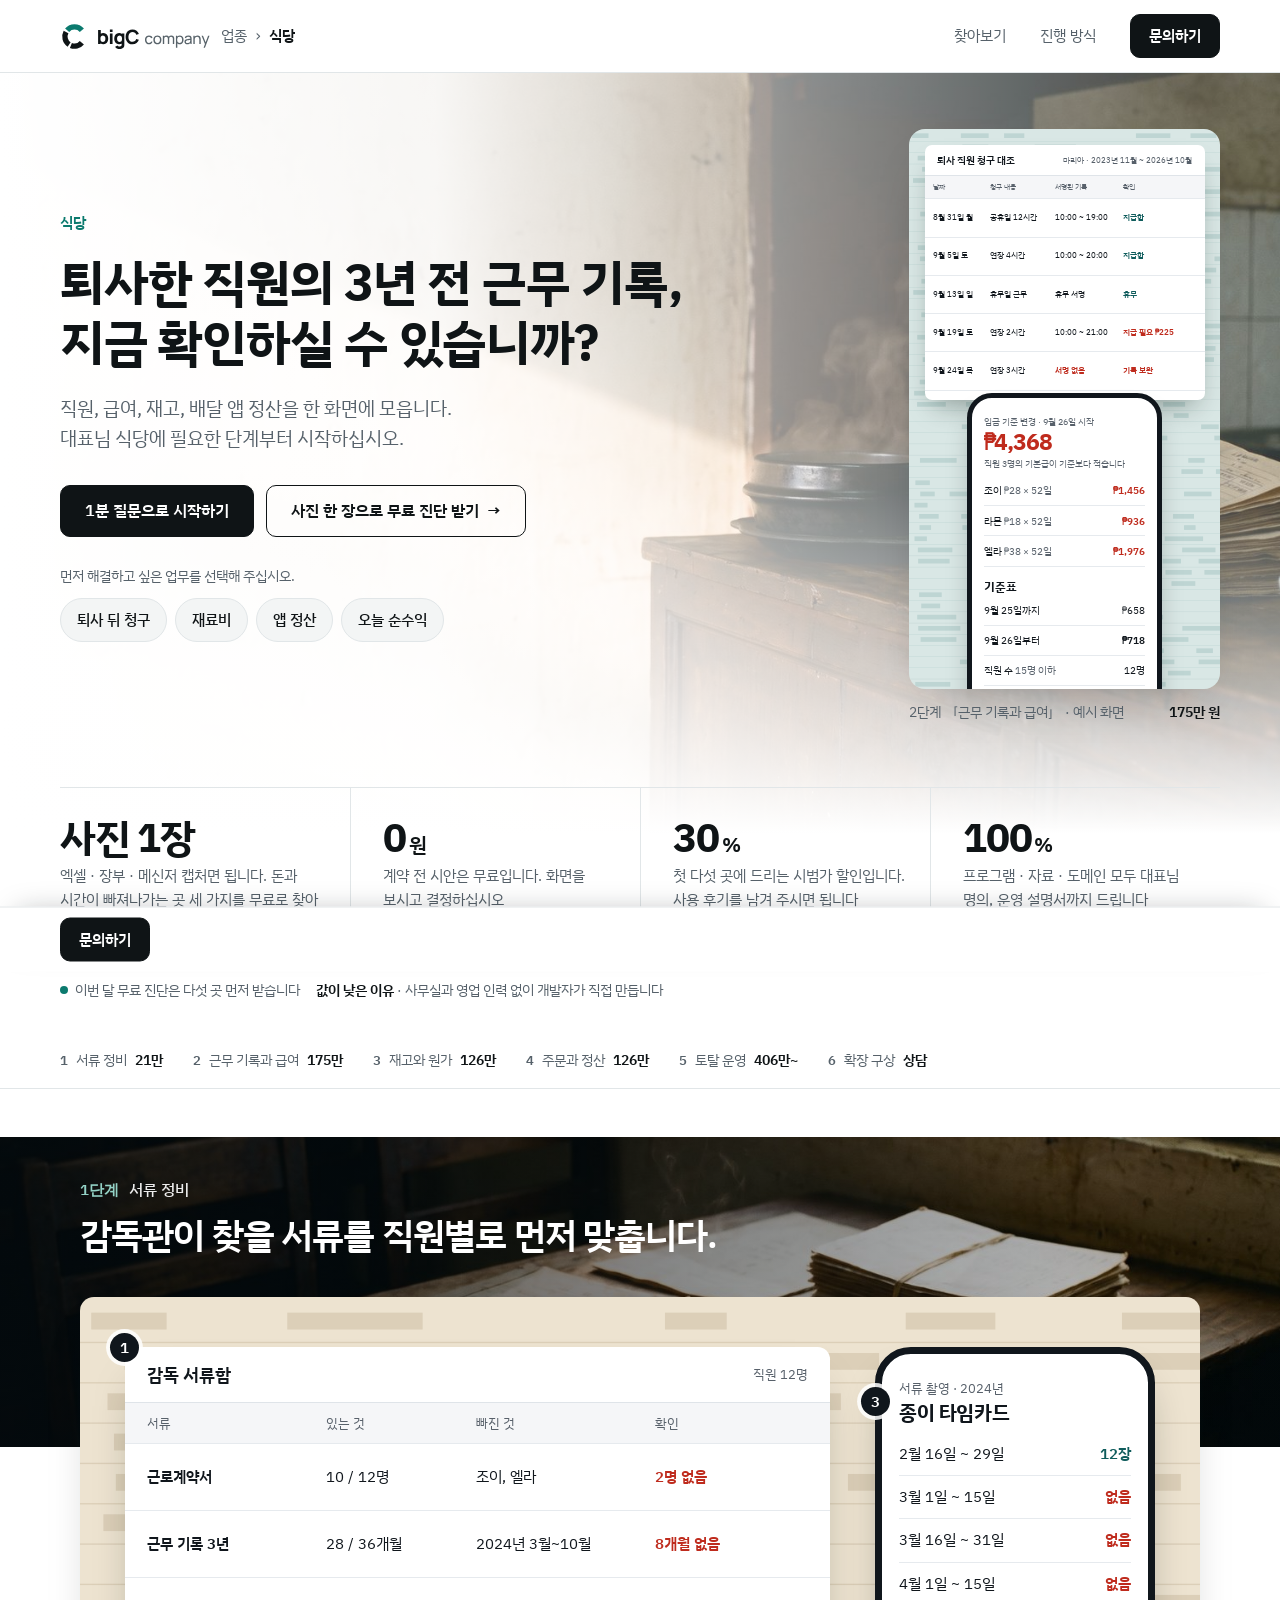
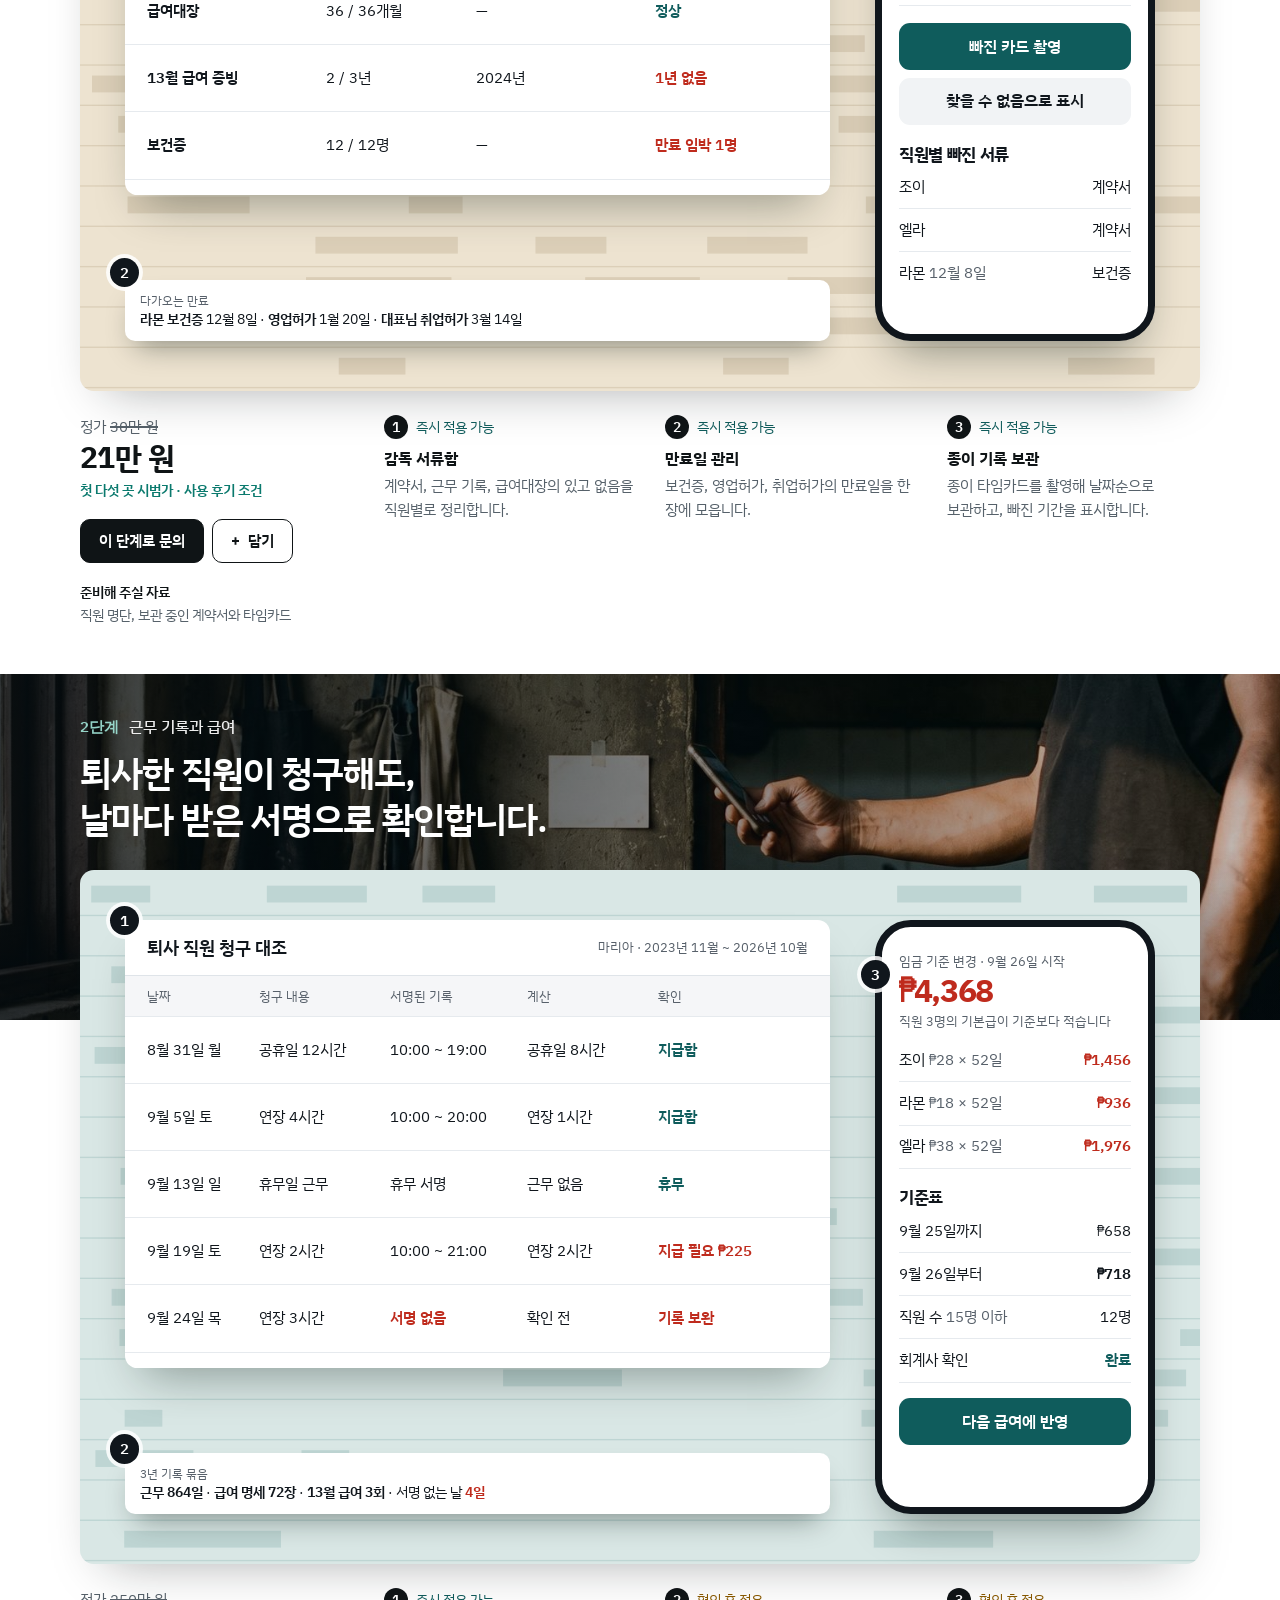
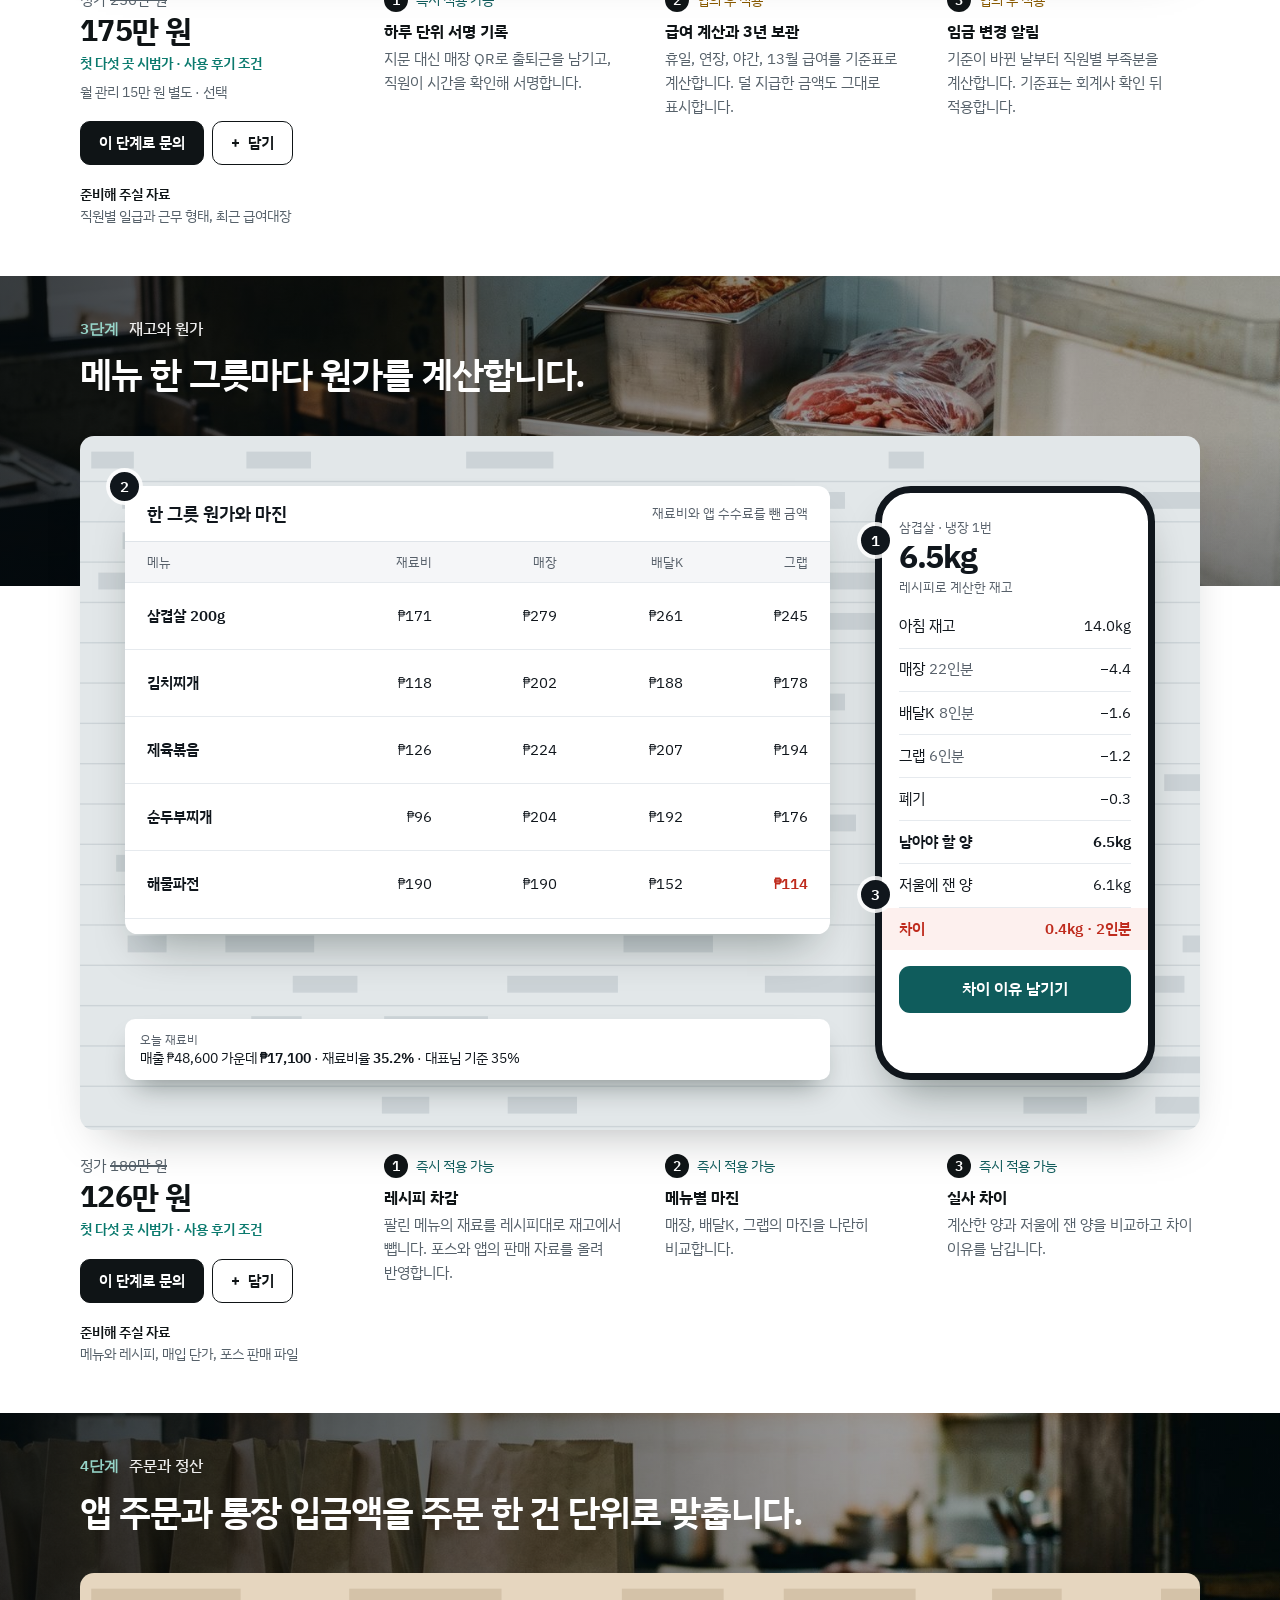
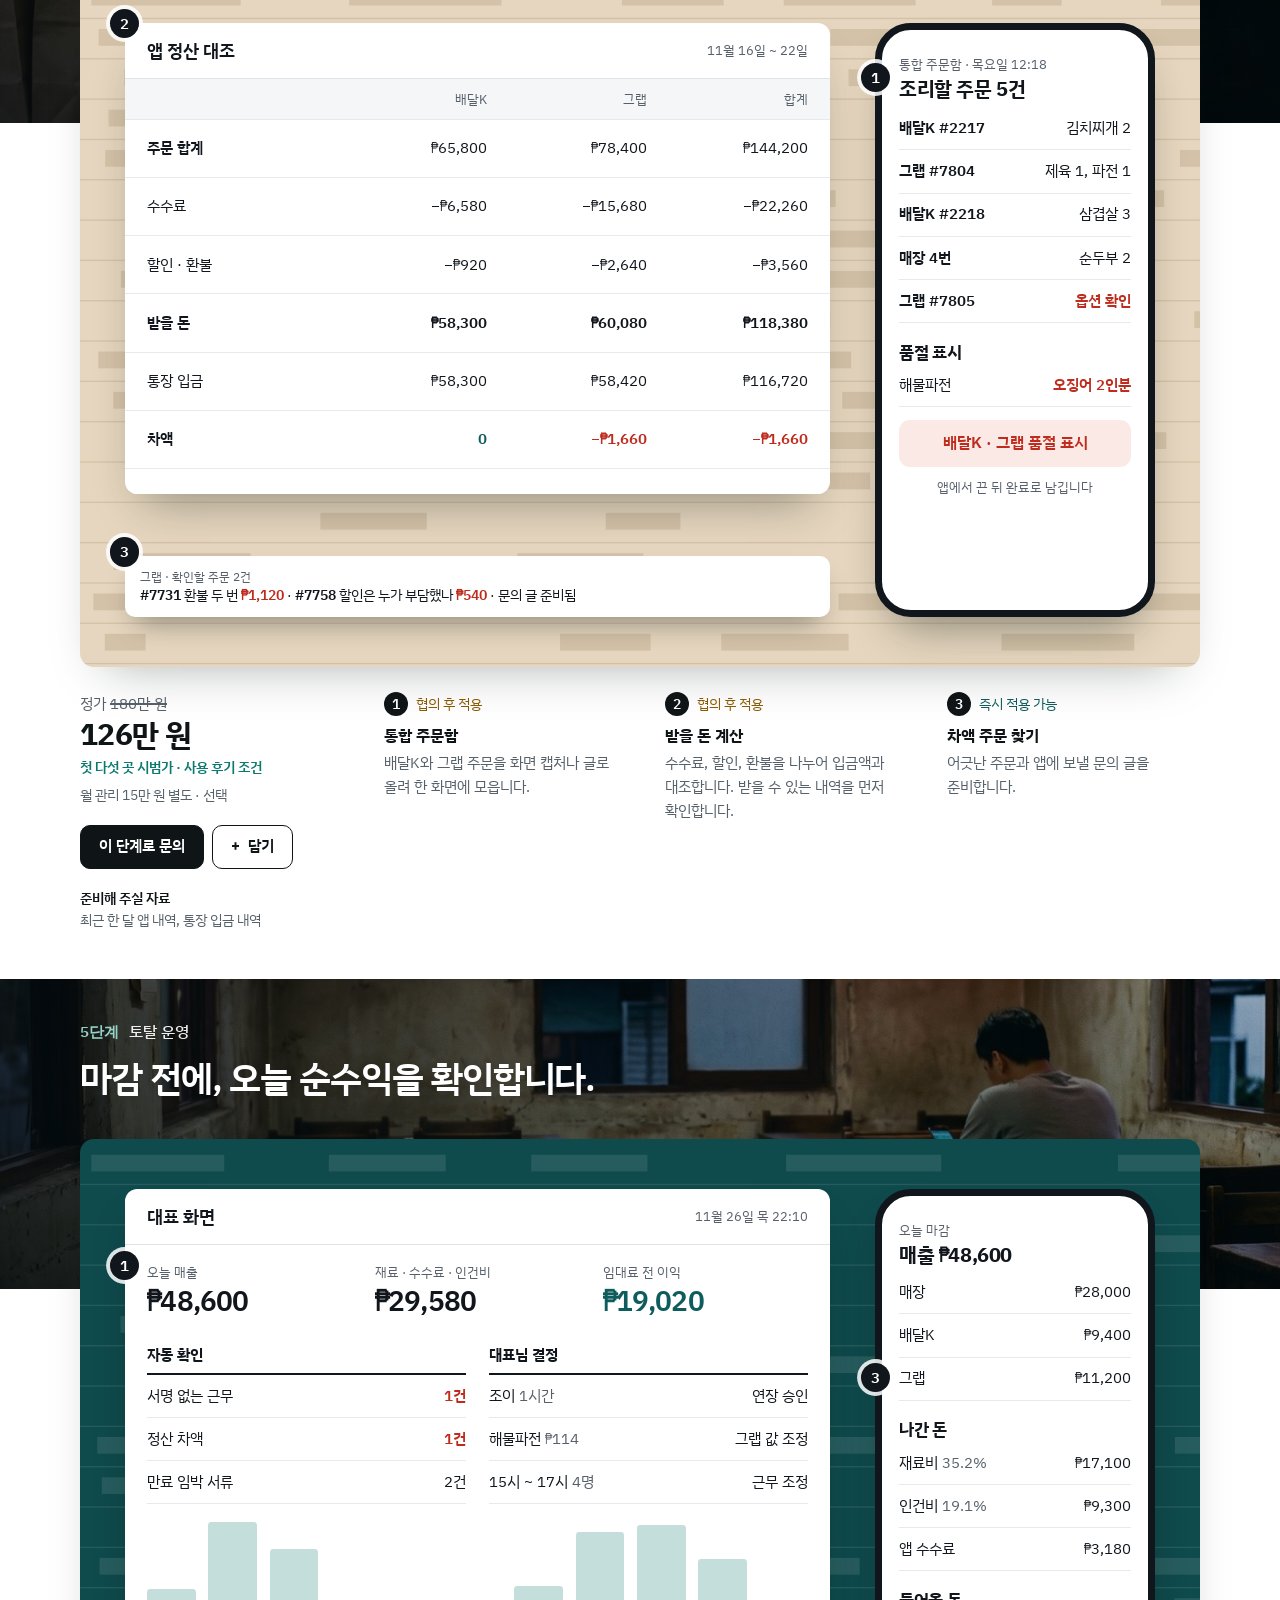
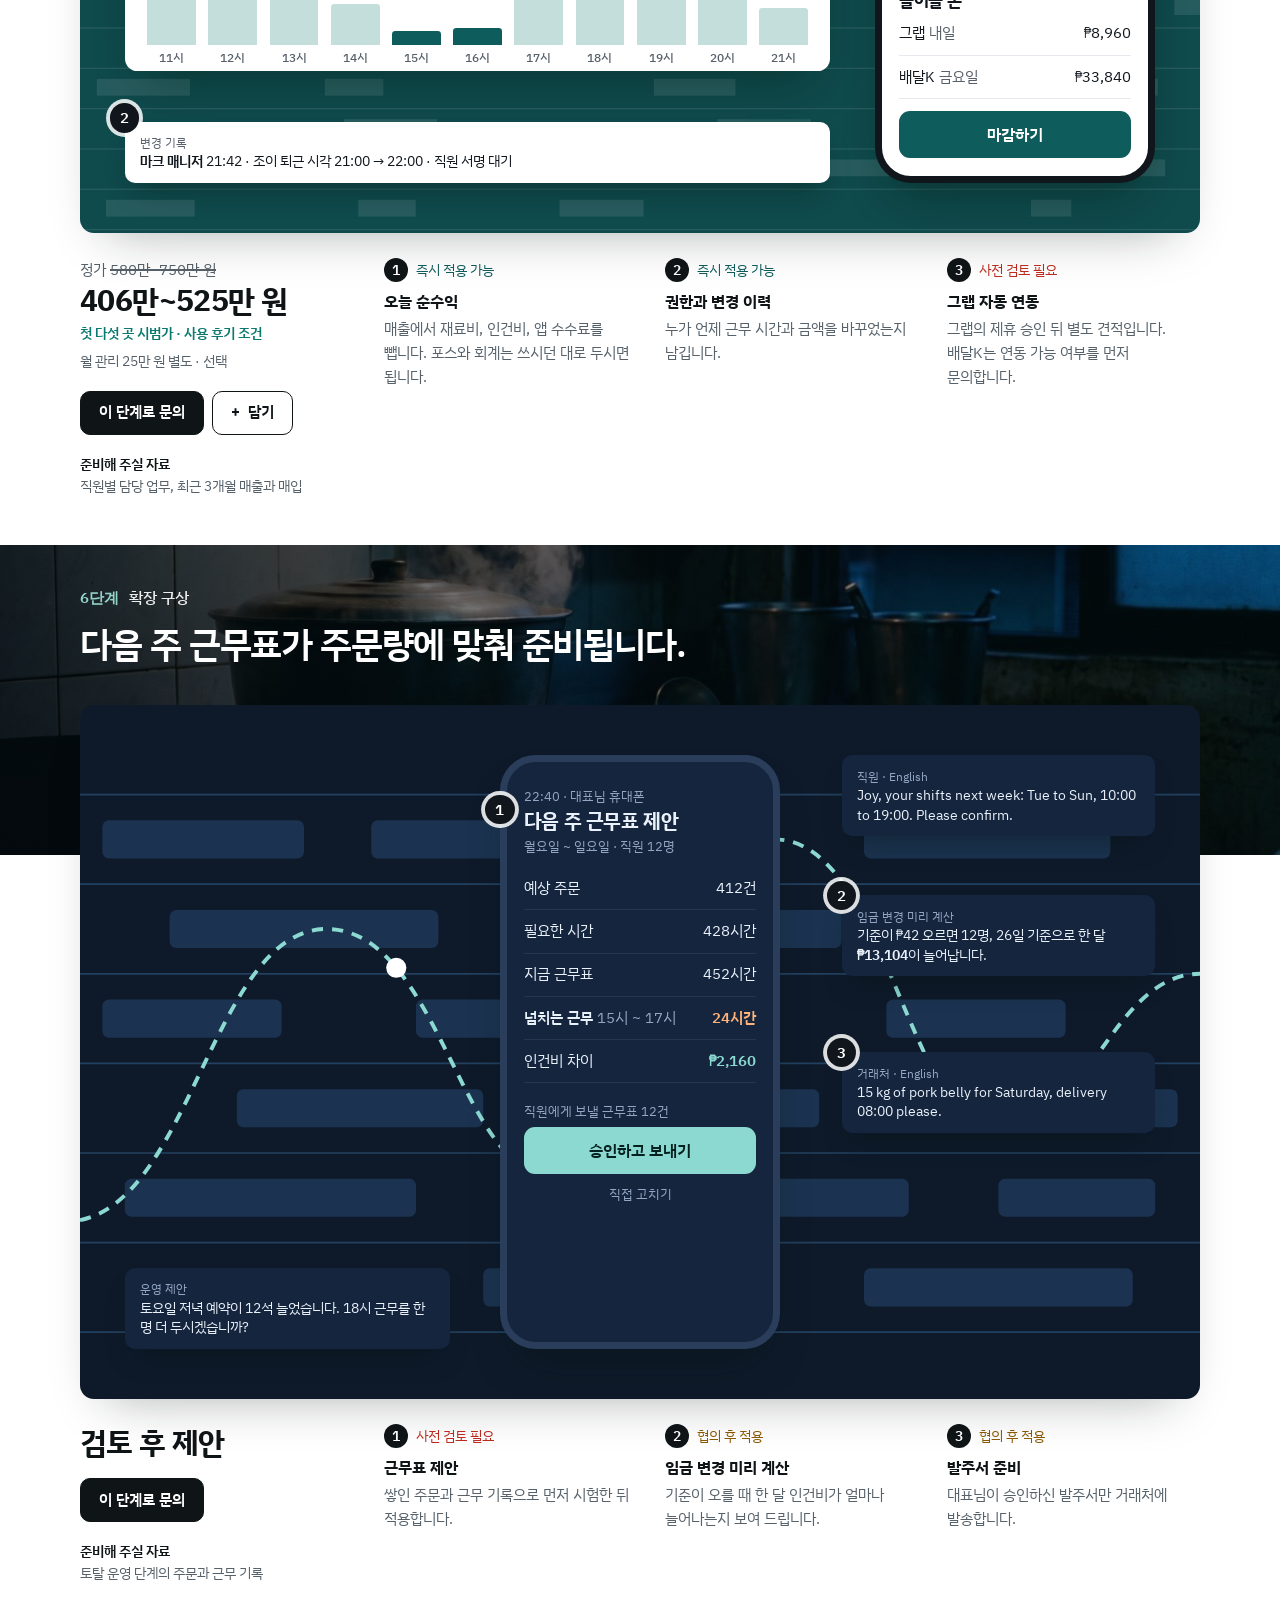
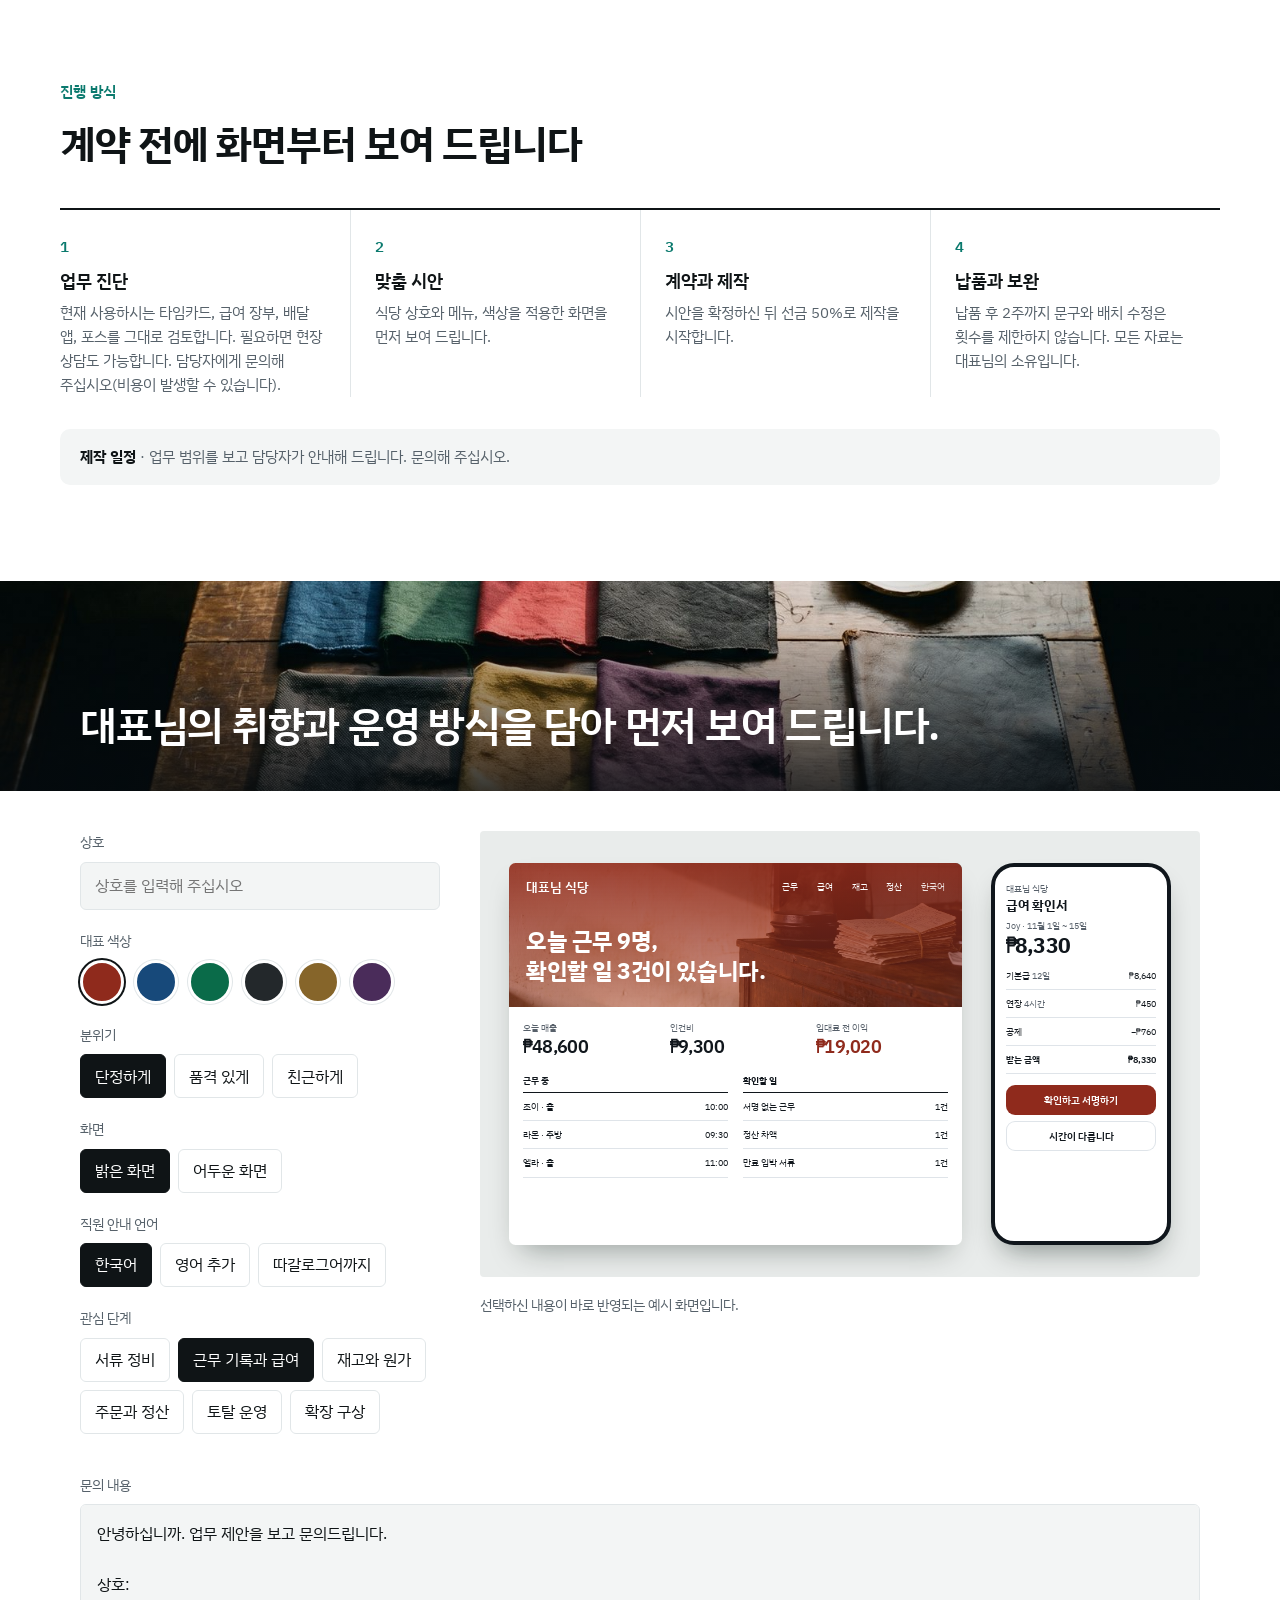
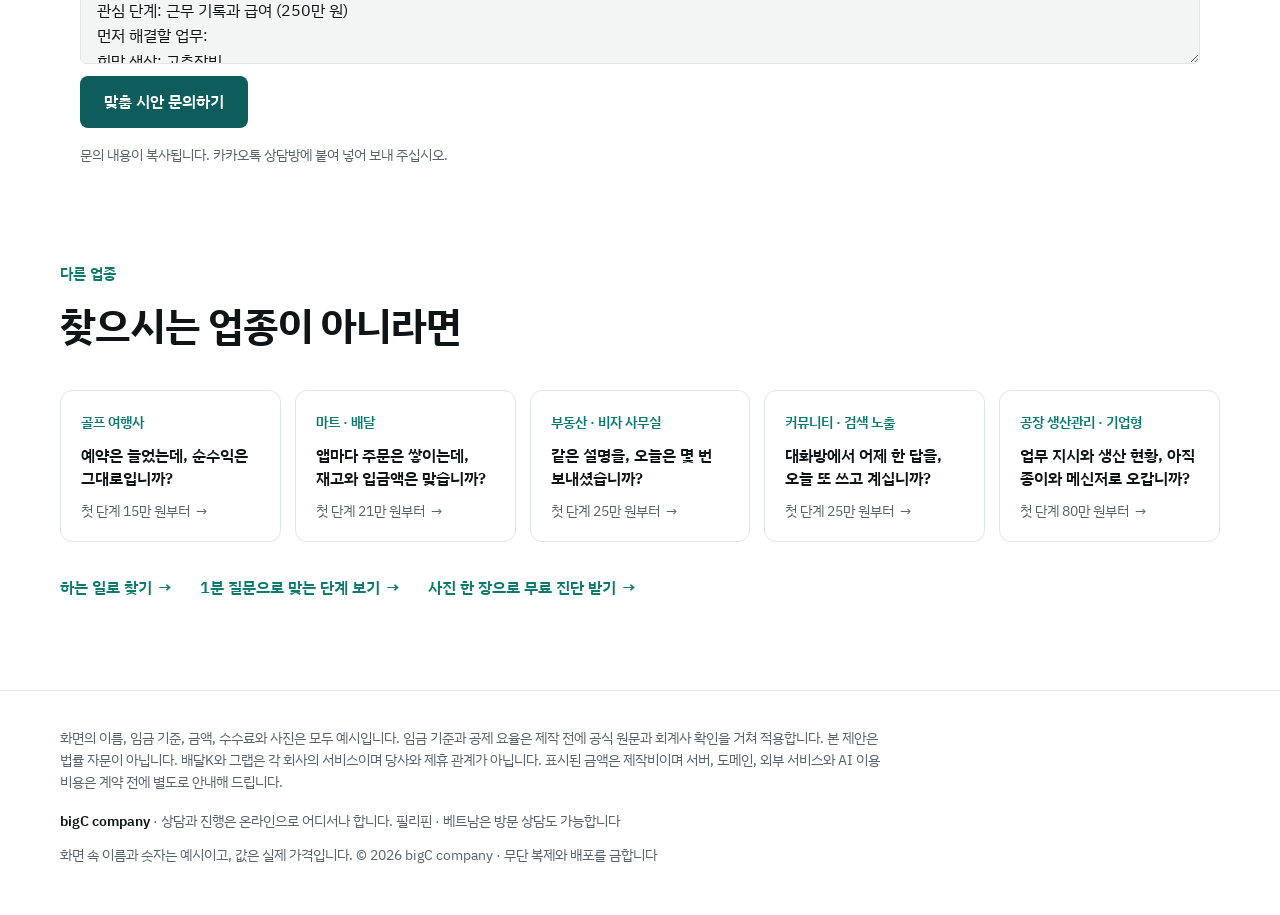
<file: restaurant/index.html>
<!doctype html><html lang="ko"><head><meta charset="utf-8"><meta name="viewport" content="width=device-width,initial-scale=1,viewport-fit=cover"><meta name="description" content="식당의 근무 기록과 급여, 재고, 배달 앱 정산을 한 화면에서 관리합니다."><meta property="og:type" content="website"><meta property="og:site_name" content="bigC company"><meta property="og:url" content="https://bigc-company.github.io/restaurant/"><link rel="canonical" href="https://bigc-company.github.io/restaurant/"><meta property="og:image" content="https://bigc-company.github.io/restaurant/og.jpg?v=4"><meta property="og:image:width" content="1200"><meta property="og:image:height" content="630"><meta name="twitter:card" content="summary_large_image"><meta property="og:title" content="퇴사한 직원의 3년 전 근무 기록, 지금 확인하실 수 있습니까?"><meta property="og:description" content="근무 기록부터 앱 정산까지, 한 화면에서 관리합니다."><style>:root{color-scheme:light}body{margin:0;font:14px system-ui}img{max-width:100%}[hidden]{display:none!important}</style><link rel="icon" type="image/png" sizes="32x32" href="../_s/favicon-32.png"><link rel="icon" type="image/png" sizes="16x16" href="../_s/favicon-16.png"><link rel="apple-touch-icon" href="../_s/apple-touch-icon-180.png"></head><body><title>식당 토탈 관리 제안</title>
<meta name="claude:viewport-fit-sides" content="cover">
<link rel="stylesheet" href="https://fonts.googleapis.com/css2?family=IBM+Plex+Sans+KR:wght@400;500;600;700&family=IBM+Plex+Mono:wght@500;600&family=Nanum+Myeongjo:wght@700&family=Gowun+Dodum&display=swap">
<style>
/* Layout: one 1120 column on a 4-column grid. Each price step = heading row, full-width scene, 4 comments on the same columns.
   Scenes are drawn in em; 1em = 1cqw (wide 100x62) or 2.5cqw (compact 40x46), so one source feeds the page, the thumbnails and the KakaoTalk cards. */
:root{
  --bg:#fff;--panel:#F3F5F7;--ink:#10161C;--soft:#57606A;--line:#DFE4E9;--go:#0F5C5C;--go-ink:#fff;--stop:#BF2B1D;--warn:#8A5A00;
  --sans:"IBM Plex Sans KR","Pretendard","Apple SD Gothic Neo","Malgun Gothic",sans-serif;
  --ease:cubic-bezier(.22,.8,.24,1);color-scheme:light}
@media (prefers-color-scheme:dark){:root:not([data-theme="light"]){
  --bg:#0C1014;--panel:#151B21;--ink:#EEF2F6;--soft:#9DA9B4;--line:#26303A;--go:#7CCFC8;--go-ink:#04211F;--stop:#FF8577;--warn:#E5B356;color-scheme:dark}}
:root[data-theme="dark"]{--bg:#0C1014;--panel:#151B21;--ink:#EEF2F6;--soft:#9DA9B4;--line:#26303A;--go:#7CCFC8;--go-ink:#04211F;--stop:#FF8577;--warn:#E5B356;color-scheme:dark}
*{box-sizing:border-box}
html{scroll-behavior:smooth;scroll-padding-top:80px}
body{margin:0;background:var(--bg);color:var(--ink);font:400 16px/1.6 var(--sans);-webkit-font-smoothing:antialiased;word-break:keep-all;overflow-wrap:anywhere}
body::before{content:"";position:fixed;inset:0 0 auto;height:env(safe-area-inset-top,0px);z-index:30;background:var(--bg)}
h1,h2,h3,p,ul,ol,figure{margin:0;padding:0}ul,ol{list-style:none}
a{color:inherit;text-decoration:none}
button,textarea{font:inherit;color:inherit}
button{background:none;border:0;padding:0;cursor:pointer;text-align:inherit}
:focus-visible{outline:2px solid var(--go);outline-offset:3px}
.n{font-variant-numeric:tabular-nums;white-space:nowrap}
.w{max-width:1168px;margin:0 auto;padding-left:max(24px,env(safe-area-inset-left,0px));padding-right:max(24px,env(safe-area-inset-right,0px))}

.top{position:sticky;top:env(safe-area-inset-top,0px);z-index:20;background:var(--bg);border-bottom:1px solid var(--line)}
.top .w{display:grid;grid-template-columns:1fr auto;align-items:center;height:64px;gap:24px}
.brand{font-weight:700;white-space:nowrap}
.rail{position:relative;display:flex}
.rail a{padding:0 16px;height:64px;display:flex;align-items:center;font-size:14px;color:var(--soft);white-space:nowrap}
.rail a:hover{color:var(--ink)}
.rail a[aria-current]{color:var(--ink);font-weight:600}
.rail i{position:absolute;left:0;bottom:-1px;height:2px;background:var(--go);transition:transform .35s var(--ease),width .35s var(--ease)}

.hero{background:#DCC9A8;color:#10161C;padding-block:56px 0;position:relative;overflow:hidden;min-height:min(52vw,820px)}
.hero::before{content:"";position:absolute;inset:0;background:linear-gradient(90deg,rgba(240,226,200,.86),rgba(240,226,200,.6) 42%,transparent 64%),url(photo/pot.jpg) 50% 78%/cover}
.hero .w{position:relative;z-index:1}
.hero h1{font-size:clamp(32px,4.4vw,56px);line-height:1.18;font-weight:700;letter-spacing:-.035em;text-wrap:balance;max-width:14em}.hero h1 span{display:inline-block}
.hero .sub{text-wrap:balance;margin-top:16px;font-size:18px;color:#27322D;max-width:31em}
.pain{margin-top:32px;display:flex;flex-wrap:wrap;gap:8px;align-items:center}
.pain span{font-size:14px;color:#27322D;width:100%;margin-bottom:2px}
.pain button{min-height:46px;padding:0 18px;border:1px solid #fff;background:#fff;border-radius:8px;font-weight:500;transition:border-color .15s,background .15s}
.pain button:hover{border-color:#10161C}
.pain button[aria-pressed="true"]{border-color:#0F5C5C;color:#0F5C5C;font-weight:600}

.ladder{padding-top:40px;display:grid;grid-template-columns:repeat(6,1fr);gap:16px;align-items:end;padding-bottom:88px}
.ladder a{display:block;transition:transform .35s var(--ease)}
.ladder a:hover{transform:translateY(-6px)}
.ladder a>b{display:block;margin-top:12px;font-size:18px;line-height:1.3}
.ladder a>small{font-size:14px;color:var(--soft)}

.step{padding-block:0 80px}
.mom{background-size:cover;min-height:min(38vw,560px);display:flex;align-items:flex-end;margin-bottom:40px;position:relative;color:#fff}
.mom::before{content:"";position:absolute;inset:0;background:linear-gradient(rgba(4,10,14,.1) 20%,rgba(4,10,14,.82))}
.mom .w{position:relative;width:100%;padding-block:40px;display:flex;justify-content:space-between;align-items:flex-end;gap:24px}
.mom h2{font-size:clamp(26px,3.2vw,44px);line-height:1.28;letter-spacing:-.03em;font-weight:600}.mom h2 span{display:block}
.pr{flex-wrap:wrap;row-gap:0;display:flex;gap:14px;align-items:baseline;font-size:18px;margin-bottom:10px}.pr b{font-weight:600}.pr b+span{font-size:16px}.pr span{opacity:.85;white-space:nowrap}
.hit .mom h2{color:#BDEBE5}
.mom .per small{color:#fff;opacity:.8}.mom .per:hover{color:#BDEBE5}
.g{display:grid;grid-template-columns:repeat(4,1fr);gap:24px}
.sh{align-items:end;margin-bottom:32px}
.sh h2 span,.card h2 span{display:inline-block}
.price b{display:block;font-size:36px;line-height:1.15;font-weight:700;letter-spacing:-.03em}
.price small,.per small{display:block;font-size:14px;font-weight:400;color:var(--soft);white-space:nowrap}
.sh .h{grid-column:2/4}
.sh h2 span,.card h2 span{display:inline-block}
.sh h2{font-size:clamp(24px,2.6vw,36px);line-height:1.25;letter-spacing:-.03em;text-wrap:balance}
.per{text-align:right;font-weight:600;justify-self:end}.per:hover{color:var(--go)}
.cm{margin-top:32px}
.cm h3{font-size:16px;line-height:1.45;margin-bottom:4px}
.cm p{font-size:16px;color:var(--soft)}
.cm .k{display:flex;align-items:center;gap:8px;font-size:14px;color:var(--soft);margin-bottom:8px}
.cm .k i{flex:none;width:24px;height:24px;border-radius:50%;background:var(--ink);color:var(--bg);font:600 14px/24px var(--sans);text-align:center}
.cm .k u{text-decoration:none}
.cm .ok u{color:var(--go)}.cm .if u{color:var(--warn)}.cm .ask u{color:var(--stop)}
.hit .sh h2{color:var(--go)}
.note{margin-top:16px;font-size:14px;color:var(--soft)}

.end{padding-block:80px;border-top:1px solid var(--line)}
.end h2{font-size:clamp(24px,2.6vw,36px);line-height:1.25;letter-spacing:-.03em;margin-bottom:24px}
.way li{border-top:2px solid var(--ink);padding-top:12px}
.way b{display:block}
.way p{color:var(--soft)}
.ask .pick{display:flex;flex-wrap:wrap;gap:8px;margin-bottom:16px}
.ask .pick button{min-height:46px;padding:0 16px;border:1px solid var(--line);border-radius:8px}
.ask .pick button[aria-pressed="true"]{border-color:var(--go);color:var(--go);font-weight:600}
.ask textarea{display:block;width:100%;min-height:232px;padding:16px;border:1px solid var(--line);border-radius:8px;background:var(--panel);line-height:1.6;resize:vertical}
.cta{margin-top:12px;min-height:52px;padding:0 24px;border-radius:8px;background:var(--go);color:var(--go-ink);font-weight:600}
.cta:active{transform:scale(.97)}
.cards{display:flex;gap:16px;overflow-x:auto;padding-bottom:12px;scroll-snap-type:x proximity}
.cards img{flex:none;width:270px;height:auto;border:1px solid var(--line);scroll-snap-align:start}
footer{padding-block:32px 56px;border-top:1px solid var(--line);font-size:14px;color:var(--soft)}

/* ---------- scenes: fixed picture palette, independent of the page theme ---------- */
.sc{container-type:inline-size;position:relative;overflow:hidden;aspect-ratio:100/62;background:var(--sb);color:#10161C;border-radius:4px;user-select:none}
.sc canvas{position:absolute;inset:0;width:100%;height:100%}
.st{position:absolute;inset:0;font-size:1cqw;line-height:1.4;font-family:var(--sans)}
.s0{--sb:#EDE3D0;--ct:rgba(96,66,22,.12)}.s1{--sb:#D9E7E5;--ct:rgba(15,92,92,.13)}.s2{--sb:#E2E7E9;--ct:rgba(30,60,72,.11)}
.s3{--sb:#E6D6BF;--ct:rgba(96,62,22,.13)}.s4{--sb:#0F4A4C;--ct:rgba(255,255,255,.1)}.s5{--sb:#0E1A2A;--ct:rgba(140,190,255,0)}
.st b{font-weight:600}
.ph,.bd,.fl{position:absolute;background:#fff}
.ph{width:25em;height:53em;border-radius:3.2em;border:.65em solid #10161C;overflow:hidden;box-shadow:0 2.2em 4em -1.6em rgba(5,20,14,.45)}
.ph>div{padding:2.2em 1.5em 1.5em;height:100%;position:relative}
.ph .t{font-size:1.2em;color:#57606A}.ph .t.r{color:#BF2B1D}
.ph .h{font-size:1.75em;font-weight:700;line-height:1.3;letter-spacing:-.02em}
.cus{border-top:1px solid var(--line);padding-bottom:80px}
.cusimg{background:url(photo/swatch.jpg) 50% 50%/cover;min-height:min(30vw,420px);display:flex;align-items:flex-end;color:#fff;position:relative;margin-bottom:40px}
.cusimg::before{content:"";position:absolute;inset:0;background:linear-gradient(rgba(4,10,14,.1) 20%,rgba(4,10,14,.8))}
.cusimg .w{position:relative;width:100%;padding-block:40px}.cusimg h2{font-size:clamp(26px,3.2vw,44px);line-height:1.28;letter-spacing:-.03em;font-weight:600}.cusimg h2 span{display:inline-block}
.cusg{display:grid;grid-template-columns:minmax(0,4fr) minmax(0,8fr);gap:40px;align-items:start}
.opt{display:grid;gap:20px}.opt fieldset{border:0;margin:0;padding:0;min-width:0}.opt legend,.fld span,.msgw label{display:block;font-size:14px;color:var(--soft);padding:0;margin-bottom:8px}
.fld input{width:100%;min-height:48px;padding:0 14px;border:1px solid var(--line);border-radius:6px;background:var(--panel);font:inherit;color:inherit}
.sw{display:flex;gap:10px;flex-wrap:wrap}.sw button{width:44px;height:44px;border-radius:50%;background:var(--c);border:3px solid var(--bg);box-shadow:0 0 0 1px var(--line)}.sw [aria-pressed="true"]{box-shadow:0 0 0 2px var(--ink)}
.seg{display:flex;flex-wrap:wrap;gap:8px}.seg button{min-height:44px;padding:0 14px;border:1px solid var(--line);border-radius:6px;font-size:16px}.seg [aria-pressed="true"]{border-color:var(--ink);background:var(--ink);color:var(--bg)}
.msgw{margin-top:40px}.msgw textarea{display:block;width:100%;min-height:330px;padding:16px;border:1px solid var(--line);border-radius:6px;background:var(--panel);line-height:1.6;resize:vertical}
.pv{--ac:#0F5C5C;--pb:#fff;--pi:#10161C;--ps:#57606A;--pl:#DFE4E9;--pr:.9em;--pf:var(--sans);--sb:#E9ECEB;transition:background .3s}
.pv .st{font-family:var(--pf)}.pv .bd,.pv .ph{background:var(--pb);color:var(--pi);transition:background .3s,color .3s,border-radius .3s}.pv .bd{border-radius:var(--pr);height:53em}
.pv .ph2{padding:2em 2.4em 2.6em;color:#fff;background:linear-gradient(color-mix(in srgb,var(--ac) 88%,transparent),color-mix(in srgb,var(--ac) 45%,transparent)),url(photo/pot.jpg) 50% 72%/cover;height:20em;transition:background .3s}
.pv .ph2 header{display:flex;gap:2em;align-items:center;font-size:1.3em}.pv .ph2 header b{font-size:1.4em;margin-right:auto}.pv .ph2 header em{font-style:normal;opacity:.85}
.pv .ph2 h4{margin:1.3em 0 0;font-size:3.2em;line-height:1.3;letter-spacing:-.02em}
.pv .se{position:relative;display:grid;grid-template-columns:1.2fr 1.2fr .8fr 1fr;background:#fff;color:#10161C;border-radius:var(--pr);margin-top:2.2em;overflow:hidden}.pv .se span{padding:1em 1.3em;font-size:1.25em;border-right:.08em solid #E6EAEE}.pv .se span:last-child{background:var(--ac)!important;color:#fff;display:grid;place-items:center;border:0;font-weight:600}.pv .se small{display:block;font-size:.85em;color:#57606A}
.pv .pk div,.pv .pk div:nth-child(n){border-color:var(--ac)}.pv .pk span,.pv .ph .t,.pv .row em{color:var(--ps)}.pv .row{border-color:var(--pl)}.pv .btn{background:var(--ac);border-radius:var(--pr)}.pv .btn.b2{background:transparent;color:var(--pi);box-shadow:inset 0 0 0 .1em var(--pl)}
.pv .bd .kp{padding-top:2em}.pv .kp small,.pv .ph .t{color:var(--ps)}.pv .kp .ac{color:var(--ac)}.pv .two h4{border-color:var(--pi)}.pv.dk .kp .ac{color:var(--pi)}
.pv.dk{--pb:#14191B;--pi:#F0F3F2;--ps:#A3AFAA;--pl:#2C3437;--sb:#2A3033}
.ph .big{font-size:2.9em;font-weight:700;letter-spacing:-.04em;line-height:1.2}
.bd{width:63em;height:46em;border-radius:1.1em;overflow:hidden;box-shadow:0 2.2em 4em -1.6em rgba(5,20,14,.38)}
.bd>header{display:flex;justify-content:space-between;align-items:center;height:5em;padding:0 2em;border-bottom:.1em solid #DFE4E9}
.bd>header b{font-size:1.6em}.bd>header span{font-size:1.2em;color:#57606A}
.fl{border-radius:.9em;padding:1.1em 1.4em;box-shadow:0 1.4em 2.6em -1em rgba(5,20,14,.42);font-size:1em}
.fl p{font-size:1.25em}.fl .t{font-size:1.1em;color:#57606A}
.row{display:flex;justify-content:space-between;align-items:center;gap:1em;padding:.75em 0;border-bottom:.08em solid #E6EAEE;font-size:1.3em}
.row em{font-style:normal;color:#57606A}
.row span:last-child{font-variant-numeric:tabular-nums;white-space:nowrap}
.r{color:#BF2B1D}.gr{color:#0F5C5C}
.btn{display:block;text-align:center;border-radius:.7em;padding:.8em;font-size:1.4em;font-weight:600;background:#0F5C5C;color:#fff}
.btn.off{background:#FBE9E6;color:#BF2B1D}
.bub{font-size:1.3em;border-radius:1em;padding:.7em 1em;margin-bottom:.7em;max-width:86%}
.bub.me{background:#FBEFC9;margin-left:auto}.bub.yo{background:#F1F3F5}
.chips{display:grid;gap:.6em;margin-top:.6em}.chips i{font-style:normal;font-size:1.3em;border:.09em solid #0F5C5C;color:#0F5C5C;border-radius:.7em;text-align:center;padding:.5em;font-weight:600}
.pin{position:absolute;width:2.6em;height:2.6em;border-radius:50%;background:#10161C;color:#fff;z-index:5;display:grid;place-items:center;box-shadow:0 0 0 .35em rgba(255,255,255,.85)}
.pin::before{font-style:normal;content:attr(data-n);font-size:1.35em;font-weight:600;line-height:1}
.cal{display:grid;grid-template-columns:8em repeat(4,1fr);height:41em;grid-template-rows:4em repeat(4,1fr)}
.cal>*{border-bottom:.08em solid #E6EAEE;border-left:.08em solid #E6EAEE;padding:.6em .7em;min-width:0}
.cal>.d,.cal>.l{border-left:0}.cal .d b,.cal .l b{font-size:1.3em}.cal .d,.cal .l{display:flex;align-items:center}
.ev{border-radius:.6em;padding:.5em .7em;background:#DFF0EE;margin-bottom:.5em;border:.12em solid transparent}
.ev b{display:block;font-size:1.2em;color:#0F5C5C;white-space:nowrap}.ev span{font-size:1.1em;color:#57606A;white-space:nowrap}
.ev.x{background:#FDF0EE;border:.12em dashed #BF2B1D}.ev.x b{color:#BF2B1D}.ev.sv{background:#EAF3EC}.ev.sv b{color:#1F6A45}.ev.sn{background:#FBF3E2}.ev.sn b{color:#8A5A00}
.kp{display:grid;grid-template-columns:repeat(3,1fr);padding:1.6em 2em;gap:2em}
.kp small{white-space:nowrap;display:block;font-size:1.2em;color:#57606A}.kp b{display:block;font-size:2.5em;letter-spacing:-.03em;line-height:1.35;white-space:nowrap}
.two{display:grid;grid-template-columns:1fr 1fr;gap:2em;padding:0 2em}
.two h4{margin:0;font-size:1.3em;padding:.5em 0;border-bottom:.15em solid #10161C}
.bars{display:flex;align-items:end;gap:1.1em;height:11em;padding:0 2em;margin-top:1.6em}
.bars i{flex:1;background:#C4DEDB;border-radius:.3em .3em 0 0;position:relative}.bars i.hi{background:#0F5C5C}
.bars i::after{content:attr(data-d);position:absolute;bottom:-1.7em;left:0;right:0;text-align:center;font:500 1.1em/1.4 var(--sans);color:#57606A}
.site{padding:0}
.site .hv{height:22em;background:linear-gradient(170deg,#0C4A5E,#0F5C5C 70%,#7DB58C);color:#fff;padding:3em 2.4em;position:relative;overflow:hidden}
.site .hv svg{position:absolute;inset:0;width:100%;height:100%}
.site .hv b{position:relative;display:block;font-size:3.4em;line-height:1.25;letter-spacing:-.03em;font-weight:700}
.site .se{position:relative;display:grid;grid-template-columns:1.2fr 1.2fr .8fr 1fr;background:#fff;color:#10161C;border-radius:.8em;margin-top:1.8em;overflow:hidden}
.site .se span{padding:1em 1.3em;font-size:1.25em;border-right:.08em solid #E6EAEE}.site .se span:last-child{background:#10161C;color:#fff;font-weight:600;display:grid;place-items:center;border:0}
.site .se small{display:block;font-size:.85em;color:#57606A}
.pk{display:grid;grid-template-columns:repeat(3,1fr);gap:1.6em;padding:2em 2.4em}
.pk div{border-top:.5em solid #0F5C5C;padding-top:1em}.pk div:nth-child(2){border-color:#28506E}.pk div:nth-child(3){border-color:#C98A1B}
.pk b{display:block;font-size:1.5em}.pk span{display:block;font-size:1.2em;color:#57606A}.pk strong{display:block;font-size:1.7em;margin-top:.3em}
.tl{position:relative;padding-left:1.8em;margin-top:1em}
.tl::before{content:"";position:absolute;left:.45em;top:.6em;bottom:.6em;width:.14em;background:#C4DEDB}
.tl li{position:relative;padding:.55em 0;font-size:1.3em}.tl li::before{content:"";position:absolute;left:-1.35em;top:1em;width:.75em;height:.75em;border-radius:50%;background:#fff;border:.2em solid #0F5C5C}
.tl li.now::before{background:#0F5C5C}.tl em{font-style:normal;color:#57606A;display:block;font-size:.88em}
.s5 .ph,.s5 .fl{background:#14253D;color:#EAF1FB;border-color:#2A3E5C}.s5 .ph .t,.s5 .fl .t,.s5 .row em{color:#93A7C4}.s5 .row{border-color:#243650}
.s5 .gr{color:#8CD9D2}.s5 .r{color:#FFB27A}.s5 .btn{background:#8CD9D2;color:#04211F}
.map{position:absolute;left:0;top:0;width:100%;height:100%}
.map text{font:600 1.5px var(--sans);fill:#93A7C4}

.tb>div{display:grid;gap:1em;align-items:center;padding:0 2em;height:6em;border-bottom:.1em solid #E6EAEE}
.tb.a>div{grid-template-columns:1.2fr 1fr 1.2fr 1.1fr}.tb.b>div{grid-template-columns:1.2fr 1fr 1fr 1fr}.tb.d>div{grid-template-columns:9em 1fr 1.05fr 1fr 1.25fr}.tb.e>div{grid-template-columns:1.4fr 1fr 1fr 1fr 1fr}
.tb.b>div{height:5.2em}.tb.b>.th{height:3.6em}.tb.b span:not(:first-child),.tb.e span:not(:first-child){text-align:right}
.tri{display:grid;grid-template-columns:repeat(3,1fr);font-size:1.4em;margin-top:.3em}.tri b{margin-left:.4em}
.tb span{font-size:1.3em;white-space:nowrap;font-variant-numeric:tabular-nums}
.tb .th{height:3.6em;background:#F5F6F8}.tb .th span{font-size:1.15em;color:#57606A}
.op2{display:grid;gap:.7em}.op2 p{display:flex;justify-content:space-between;align-items:center;border:.1em solid #DFE4E9;border-radius:.7em;padding:.75em .9em;font-size:1.3em}.op2 .on{border-color:#0F5C5C;background:#DFF0EE;color:#0F5C5C}
.btn.b2{background:#F1F3F5;color:#10161C}
.ct{display:flex;gap:1.8em;align-items:center;height:4em;padding:0 2em;border-bottom:.1em solid #DFE4E9;font-size:1.2em;white-space:nowrap}.ct b{color:#0F5C5C}.ct em{font-style:normal;margin-left:auto;font-weight:600}
.pg{display:grid;grid-template-columns:repeat(3,1fr);gap:1.5em 1.8em;padding:1.6em 2em}.pg i{display:block;height:12.2em;border-radius:.5em;background:#EEEBE4 50% 50%/cover}.pg b{display:inline-block;font-size:1.35em;margin-top:.45em}.pg span{float:right;font-size:1.35em;margin-top:.45em;font-variant-numeric:tabular-nums}
.pv .pg{padding-top:1.5em;gap:1.1em 1.8em}.pv .pg i{height:11em;border-radius:var(--pr)}.pv .pg span{font-weight:600}
/* default wide positions */
.ph.a{left:71em;top:4.5em}.bd{left:4em;top:4.5em}.bar{left:4em;bottom:4.5em;width:63em}
.s0 .bd,.s1 .bd,.s2 .bd{height:40em}.s3 .bd{height:42em}.s4 .bd{height:43em}

.s5 .ph.a{left:37.5em}
/* compact positions: emitted for narrow screens and for cards by build.py */
@media (max-width:760px){.step .sc:not(.s5){aspect-ratio:40/72}.step .st{font-size:2.5cqw}.step .bd{left:2.44em;top:2.44em;width:44em;zoom:.82}.step .ph.a{left:7.5em;top:34em}.step .hm{display:none}.step .tb>div{padding:0 1.4em;gap:.7em}.step .tb.a>div{grid-template-columns:1.15fr .95fr 1.2fr 1.05fr}.step .tb.d>div{grid-template-columns:8.2em 1fr 1.05fr 1.2fr}.step .tb.e>div{grid-template-columns:1.5fr 1fr 1fr 1fr 1fr}.step .kp{gap:1em;padding:1.4em}.step .kp b{font-size:2.1em}.step .two{padding:0 1.4em;gap:1.4em}.step .bars{gap:.6em;padding:0 1.4em}.step .s3 .ph.a{top:37em}.step .s4 .ph.a{top:37.6em}.step .sc.s4.s4{aspect-ratio:40/76}.step .s5 .ph.a{left:7.5em;top:3em}.step .sc.s5{aspect-ratio:40/52}.step .bar{display:none}.step .f5a{display:none}.step .f5b{display:none}.step .f5c{display:none}.step .f5d{display:none}.step .pin{display:none}.step .fl p{font-size:1.4em}.pvw .sc{aspect-ratio:40/72}.pvw .st{font-size:2.5cqw}.pvw .bd{left:2.44em;top:2.44em;width:44em;zoom:.82}.pvw .ph.a{left:7.5em;top:34em}.pvw .hm{display:none}.pvw .tb>div{padding:0 1.4em;gap:.7em}.pvw .tb.a>div{grid-template-columns:1.15fr .95fr 1.2fr 1.05fr}.pvw .tb.d>div{grid-template-columns:8.2em 1fr 1.05fr 1.2fr}.pvw .tb.e>div{grid-template-columns:1.5fr 1fr 1fr 1fr 1fr}.pvw .kp{gap:1em;padding:1.4em}.pvw .kp b{font-size:2.1em}.pvw .two{padding:0 1.4em;gap:1.4em}.pvw .bars{gap:.6em;padding:0 1.4em}.pvw .s3 .ph.a{top:37em}.pvw .s4 .ph.a{top:37.6em}.pvw .s4{aspect-ratio:40/76}.pvw .s5 .ph.a{left:7.5em;top:3em}.pvw .s5.sc{aspect-ratio:40/52}.pvw .bar{display:none}.pvw .f5a{display:none}.pvw .f5b{display:none}.pvw .f5c{display:none}.pvw .f5d{display:none}.pvw .pin{display:none}.pvw .fl p{font-size:1.4em}}


@media (prefers-reduced-motion:no-preference){
  .mv{transition:transform .9s var(--ease)}
  .sc:not(.on) .mv.up{transform:translateY(2em)}.sc:not(.on) .mv.lf{transform:translateX(2em)}
  .on .shake{animation:sh 5s 1s infinite}.on .pulse{animation:pu 2.4s infinite}
  @keyframes sh{0%,86%,100%{transform:none}89%{transform:translateX(.35em)}92%{transform:translateX(-.35em)}95%{transform:translateX(.2em)}}
  @keyframes pu{50%{opacity:.45}}
}
@media (max-width:760px){
  .w{padding-left:max(16px,env(safe-area-inset-left,0px));padding-right:max(16px,env(safe-area-inset-right,0px))}
  .top .w{grid-template-columns:1fr;height:52px}.brand{display:none}
  .rail{justify-content:space-between}.rail a{padding:0 4px;height:52px}
  .hero{padding-block:36px 0;min-height:0;padding-bottom:72vw}.hero::before{inset:auto 0 0;aspect-ratio:1/1;background:url(photo/pot.jpg) 88% 100%/cover;-webkit-mask-image:linear-gradient(transparent,#000 38%);mask-image:linear-gradient(transparent,#000 38%)}
  .mom{min-height:100vw;margin-bottom:24px}.mom .w{padding-block:24px;flex-direction:column;align-items:flex-start;gap:16px}.mom .per{text-align:left;justify-self:start}
  .ladder{display:flex;overflow-x:auto;gap:12px;padding-bottom:56px;margin-inline:-16px;padding-inline:16px;scrollbar-width:none}
  .ladder a{flex:none;width:148px}
  .step{padding-block:0 56px}.end{padding-block:56px}
  .g{grid-template-columns:1fr;gap:20px}
  .cusg{grid-template-columns:1fr;gap:28px}.cusimg{min-height:80vw;margin-bottom:28px}.pv .bd{height:39em}
  .price b{font-size:26px}.cm .k i{display:none}
  .sh{display:grid;grid-template-columns:1fr auto;margin-bottom:20px;gap:16px}.sh .h{grid-column:1/-1;grid-row:2}.per{grid-row:1;grid-column:2}
}

.b-hv .sc{aspect-ratio:40/72}.b-hv .st{font-size:2.5cqw}.b-hv .bd{left:2.44em;top:2.44em;width:44em;zoom:.82}.b-hv .ph.a{left:7.5em;top:34em}.b-hv .hm{display:none}.b-hv .tb>div{padding:0 1.4em;gap:.7em}.b-hv .tb.a>div{grid-template-columns:1.15fr .95fr 1.2fr 1.05fr}.b-hv .tb.d>div{grid-template-columns:8.2em 1fr 1.05fr 1.2fr}.b-hv .tb.e>div{grid-template-columns:1.5fr 1fr 1fr 1fr 1fr}.b-hv .kp{gap:1em;padding:1.4em}.b-hv .kp b{font-size:2.1em}.b-hv .two{padding:0 1.4em;gap:1.4em}.b-hv .bars{gap:.6em;padding:0 1.4em}.b-hv .s3 .ph.a{top:37em}.b-hv .s4 .ph.a{top:37.6em}.b-hv .s4{aspect-ratio:40/76}.b-hv .s5 .ph.a{left:7.5em;top:3em}.b-hv .s5.sc{aspect-ratio:40/52}.b-hv .bar{display:none}.b-hv .f5a{display:none}.b-hv .f5b{display:none}.b-hv .f5c{display:none}.b-hv .f5d{display:none}.b-hv .pin{display:none}.b-hv .fl p{font-size:1.4em}
/* ===== bigC company brand frame (182)(P1)(P9) — tokens, buttons, header and footer copied from the first page (draft v6).
   Used by the landing kit, the MES page and the interview bot. Class prefix b- so the pages' own css never collides. ===== */
:root{
  --b-bg:#ffffff;--b-tint:#f3f5f5;--b-ink:#0f1416;--b-mu:#56616a;--b-ln:#e1e6e8;
  --b-acc:#0b7a6e;--b-acc-ink:#ffffff;--b-acc-soft:#e5f1ef;--b-shadow:0 22px 48px -26px rgba(15,20,22,.38);
  --b-f:"IBM Plex Sans KR","Apple SD Gothic Neo","Malgun Gothic",system-ui,sans-serif;--b-mono:"IBM Plex Mono",ui-monospace,Consolas,monospace;
  --logo-ink:#0f1416;--logo-acc:#0b7a6e;--logo-sub:#58636a;
  --hh:72px}
@media (prefers-color-scheme:dark){:root:not([data-theme="light"]){color-scheme:dark;
  --b-bg:#0e1214;--b-tint:#161b1e;--b-ink:#e9eef0;--b-mu:#9aa6ab;--b-ln:#262d31;--b-acc:#4fc1ae;--b-acc-ink:#06201c;--b-acc-soft:#123029;--b-shadow:0 22px 48px -26px rgba(0,0,0,.8);--logo-ink:#eef2f3;--logo-acc:#4fc1ae;--logo-sub:#9aa6ab}}
:root[data-theme="dark"]{color-scheme:dark;
  --b-bg:#0e1214;--b-tint:#161b1e;--b-ink:#e9eef0;--b-mu:#9aa6ab;--b-ln:#262d31;--b-acc:#4fc1ae;--b-acc-ink:#06201c;--b-acc-soft:#123029;--b-shadow:0 22px 48px -26px rgba(0,0,0,.8);--logo-ink:#eef2f3;--logo-acc:#4fc1ae;--logo-sub:#9aa6ab}
body::before{content:"";position:fixed;inset:0 0 auto;height:env(safe-area-inset-top,0px);z-index:50;background:var(--b-bg)}
.b-wrap{max-width:1200px;margin-inline:auto;padding-left:max(20px,env(safe-area-inset-left,0px));padding-right:max(20px,env(safe-area-inset-right,0px))}
.nw{display:inline-block;white-space:nowrap}.nb{white-space:nowrap}
.b-num{font-variant-numeric:tabular-nums}
.b-eyebrow{font-size:15px;font-weight:600;color:var(--b-acc)}

/* buttons (first page .btn) */
.b-btn{display:inline-flex;align-items:center;justify-content:center;gap:8px;min-height:52px;min-width:0;max-width:100%;padding:10px 24px;border-radius:10px;font-weight:600;font-size:16px;line-height:1.35;text-align:center;text-wrap:balance;border:1.5px solid var(--b-ink);background:transparent;color:var(--b-ink);cursor:pointer;transition:transform .15s ease,background .15s ease}
.b-btn .ar{flex:none}
.b-btn:hover{transform:translateY(-1px)}
.b-btn.fill{background:var(--b-ink);color:var(--b-bg)}
.b-btn.sm{min-height:44px;padding:6px 18px;font-size:15px}
.b-link{font-weight:600;font-size:16px;color:var(--b-acc);display:inline-flex;gap:6px;align-items:center;min-height:44px}
.b-link:hover{text-decoration:underline;text-underline-offset:4px}

/* header */
.b-hd,.b-ft{font-family:var(--b-f);-webkit-font-smoothing:antialiased;word-break:keep-all}
.b-hd a,.b-ft a{text-decoration:none;color:inherit}
.b-hd .b-btn.fill{color:var(--b-bg)}
.b-hd{position:sticky;top:env(safe-area-inset-top,0px);z-index:40;background:var(--b-bg);border-bottom:1px solid var(--b-ln)}
.b-hd .b-wrap{height:var(--hh);display:flex;align-items:center;justify-content:space-between;gap:20px}
.b-brand{display:flex;align-items:center;gap:4px;min-width:0}
.b-logo{display:flex;align-items:center;min-height:44px;flex:none}
.b-lk{height:45px;width:auto;display:block;margin-left:-8px}
.b-crumb{display:flex;align-items:center;gap:8px;font-size:15px;color:var(--b-mu);white-space:nowrap;min-width:0}
.b-crumb a{min-height:44px;display:inline-flex;align-items:center}
.b-crumb a:hover{color:var(--b-ink)}
.b-crumb [aria-current]{color:var(--b-ink);font-weight:600;overflow:hidden;text-overflow:ellipsis}
.b-nav{display:flex;align-items:center;gap:34px;font-size:15px}
.b-nav a.n{color:var(--b-mu);min-height:44px;display:inline-flex;align-items:center}
.b-nav a.n:hover{color:var(--b-ink)}

/* footer (first page footer + the draft's example note) */
.b-ft{margin-top:80px;border-top:1px solid var(--b-ln);padding-block:36px 48px;font-size:14px;color:var(--b-mu)}
.b-fine{margin-bottom:16px;max-width:60em}
.b-fl{display:flex;flex-wrap:wrap;justify-content:space-between;gap:12px 32px}
.b-fl b{color:var(--b-ink);font-weight:600}

@media (max-width:760px){
  :root{--hh:60px}
  .b-nav{display:none}
  .b-crumb a,.b-crumb [aria-hidden]{display:none}
  .b-crumb{font-size:14px}
  .b-ft{margin-top:56px;padding-bottom:120px}
}
@media (prefers-reduced-motion:reduce){.b-btn{transition:none}.b-btn:hover{transform:none}}

/* ===== Landing 2.0 kit (182)(183) — the step-page frame; brand.css (header, footer, buttons, tokens) comes first ===== */
:root{--lh:54px;--ov:150px}
/* the draft's own page tokens follow the first page (scenes keep their fixed picture palette) */
:root,:root[data-theme],:root:not([data-theme="light"]){--bg:var(--b-bg);--ink:var(--b-ink);--soft:var(--b-mu);--line:var(--b-ln);--panel:var(--b-tint)}
html{scroll-behavior:smooth;scroll-padding-top:calc(var(--hh) + var(--lh) + 16px)}
@media (prefers-reduced-motion:reduce){html{scroll-behavior:auto}}
body{background:var(--b-bg);color:var(--b-ink);font-family:var(--b-f)}
/* hero: question + the strongest scene, the cover photo kept as a soft background */
.b-hero{position:relative;overflow:hidden;padding-block:56px 0;background:var(--b-bg);color:var(--b-ink);min-height:0}
.b-bg{position:absolute;inset:0 0 auto;height:min(760px,100%);background-size:cover;background-repeat:no-repeat}
.b-bg::after{content:"";position:absolute;inset:0;background:linear-gradient(90deg,var(--b-bg) 0%,color-mix(in srgb,var(--b-bg) 94%,transparent) 34%,color-mix(in srgb,var(--b-bg) 55%,transparent) 62%,color-mix(in srgb,var(--b-bg) 20%,transparent) 100%),linear-gradient(transparent 55%,var(--b-bg))}
.b-hero .b-wrap{position:relative}
.b-grid{display:grid;grid-template-columns:minmax(0,1fr) var(--hvw,440px);gap:56px;align-items:center}
.b-hero h1{font-size:clamp(32px,4.2vw,50px);line-height:1.2;margin:16px 0 22px;letter-spacing:-.025em;font-weight:700;text-wrap:balance;max-width:none}
.b-lead{font-size:19px;color:var(--b-mu);max-width:30em}
.b-ctas{display:flex;flex-wrap:wrap;gap:12px;margin-top:32px}
.b-pains{margin-top:28px;display:flex;flex-wrap:wrap;gap:8px;align-items:center}
.b-pains span{width:100%;font-size:14px;color:var(--b-mu);margin-bottom:2px}
.b-pains button{min-height:44px;padding:0 16px;border-radius:999px;border:1px solid var(--b-ln);background:var(--b-tint);color:var(--b-ink);font-size:15px;font-weight:500;transition:border-color .15s}
.b-pains button:hover{border-color:var(--b-ink)}
.b-pains button[aria-pressed="true"]{border-color:var(--b-acc);color:var(--b-acc);background:var(--b-acc-soft);font-weight:600}
.b-copy .kind span{color:var(--b-mu)}
.b-copy .kind button{border-color:var(--b-ln);background:var(--b-bg);color:var(--b-ink);min-height:44px}
.b-copy .kind button[aria-pressed="true"]{background:var(--b-ink);border-color:var(--b-ink);color:var(--b-bg)}
.b-hv{margin:0}
.b-hv a{display:block;border-radius:16px;box-shadow:var(--b-shadow);transition:transform .2s ease}
.b-hv a:hover{transform:translateY(-3px)}
.b-hv .sc{border-radius:16px}
.b-hv figcaption{display:flex;justify-content:space-between;gap:12px;margin-top:12px;font-size:14px;color:var(--b-mu)}
.b-hv figcaption .b-num{color:var(--b-ink);font-weight:600;white-space:nowrap}

/* benefit band (first page .proof) */
.b-proof{margin-top:64px;border-top:1px solid var(--b-ln);border-bottom:1px solid var(--b-ln)}
.b-cells{display:grid;grid-template-columns:repeat(4,minmax(0,1fr))}
.b-c{padding:28px 24px 26px 0;display:flex;flex-direction:column;gap:6px}
.b-c + .b-c{padding-left:32px;border-left:1px solid var(--b-ln)}
.b-big{font-size:clamp(30px,3.2vw,40px);white-space:nowrap;font-weight:700;letter-spacing:-.03em;line-height:1.05;font-variant-numeric:tabular-nums}
.b-big small{font-size:20px;font-weight:600;letter-spacing:0;margin-left:3px}
.b-cap{font-size:15px;color:var(--b-mu)}
.b-src{padding-block:16px 0;font-size:14px;color:var(--b-mu);display:flex;flex-wrap:wrap;gap:4px 16px;align-items:center}
.b-src b{color:var(--b-ink);font-weight:600}
.b-dot{display:inline-flex;align-items:center;gap:7px}
.b-dot::before{content:"";width:8px;height:8px;border-radius:50%;background:var(--b-acc)}

/* sticky ladder (P3) */
.b-lad{position:sticky;top:calc(env(safe-area-inset-top,0px) + var(--hh));z-index:35;margin-top:32px;background:var(--b-bg);border-bottom:1px solid var(--b-ln)}
.b-lad .b-wrap{display:flex;gap:2px;height:var(--lh);align-items:stretch;overflow-x:auto;scrollbar-width:none;scroll-behavior:smooth}
.b-lad .b-wrap::-webkit-scrollbar{display:none}
.b-lad a{flex:none;display:flex;align-items:center;gap:8px;padding:0 14px;font-size:14px;color:var(--b-mu);border-bottom:2px solid transparent;margin-bottom:-1px;white-space:nowrap;transition:color .15s,border-color .2s}
.b-lad a:first-child{padding-left:0}
.b-lad a i{font:600 13px var(--b-mono);font-style:normal;color:var(--b-mu)}
.b-lad a b{font-weight:600;color:var(--b-ink);font-variant-numeric:tabular-nums}
.b-lad a:hover{color:var(--b-ink)}
.b-lad a[aria-current]{color:var(--b-ink);border-bottom-color:var(--b-acc)}
.b-lad a[aria-current] i{color:var(--b-acc)}
.b-lad a.got b::after{content:" ✓";color:var(--b-acc)}

/* step: photo head with the scene card lifted over its lower part (183) */
.step.b-step{padding-block:0;margin-top:48px}
.b-step .b-wrap{max-width:1160px}
.b-mom{position:relative;overflow:hidden;color:#fff;min-height:310px;padding-top:40px;padding-bottom:calc(var(--ov) + 28px);isolation:isolate}
.b-mi{position:absolute;inset:0;background-size:cover;z-index:-2;transform:scale(1);transition:transform 9s cubic-bezier(.2,.6,.2,1)}
.b-step.in .b-mi{transform:scale(1.04)}
.b-mom::after{content:"";position:absolute;inset:0;z-index:-1;background:linear-gradient(100deg,rgba(4,10,14,.78),rgba(4,10,14,.46) 55%,rgba(4,10,14,.2)),linear-gradient(rgba(4,10,14,0) 50%,rgba(4,10,14,.35))}
.b-no{font-size:16px;font-weight:500;opacity:.92;display:flex;gap:10px;align-items:baseline}
.b-no i{font:600 15px var(--b-mono);font-style:normal;color:#9fe3d6}
.b-mom h2{margin-top:10px;font-size:clamp(26px,3vw,36px);line-height:1.28;letter-spacing:-.03em;font-weight:600;text-wrap:balance;max-width:22em}
.b-mom h2 span{display:inline-block}
.hit .b-mom h2{color:#A9E9CB}
.b-card{position:relative;z-index:2;margin-top:calc(-1 * var(--ov))}
.b-card>.sc{border-radius:14px;box-shadow:var(--b-shadow)}
.b-det{display:grid;grid-template-columns:minmax(0,3fr) minmax(0,9fr);gap:32px;margin-top:24px;align-items:start}
.b-lp{font-size:15px;color:var(--b-mu)}
.b-lp s{text-decoration-thickness:1.5px}
.b-fp b{display:block;font-size:30px;line-height:1.2;font-weight:700;letter-spacing:-.02em}
.b-fp small{display:block;margin-top:4px;font-size:14px;color:var(--b-acc);font-weight:600}
.b-mo{margin-top:6px;font-size:14px;color:var(--b-mu)}
.b-acts{display:flex;flex-wrap:wrap;gap:8px;margin-top:18px}
.b-add[aria-pressed="true"]{background:var(--b-acc-soft);border-color:var(--b-acc);color:var(--b-acc)}
.b-add .b-pl{font-weight:700}
.cm.b-cm{margin:0;display:grid;grid-template-columns:repeat(3,minmax(0,1fr));gap:28px}
.b-cm p{font-size:15px}
.b-prep{margin-top:18px;font-size:14px;color:var(--b-mu)}
.b-prep b{display:block;color:var(--b-ink);font-weight:600}

/* process */
.b-how{padding-block:96px 0}
.b-blk{display:flex;flex-direction:column;gap:14px;max-width:760px;margin-bottom:40px}
.b-blk h2{font-size:clamp(28px,3.4vw,40px);line-height:1.25;letter-spacing:-.025em;font-weight:700;text-wrap:balance}
.b-steps{list-style:none;margin:0;padding:0;display:grid;grid-template-columns:repeat(4,minmax(0,1fr));border-top:2px solid var(--b-ink)}
.b-steps li{padding:24px 24px 0 0;display:flex;flex-direction:column;gap:8px}
.b-steps li + li{padding-left:24px;border-left:1px solid var(--b-ln)}
.b-k i{font:600 15px var(--b-mono);font-style:normal;color:var(--b-acc)}
.b-steps h3{font-size:18px;line-height:1.4;font-weight:600}
.b-steps p{color:var(--b-mu);font-size:15px}
.b-sched{margin-top:32px;padding:16px 20px;border-radius:10px;background:var(--b-tint);font-size:15px;color:var(--b-mu)}
.b-sched b{color:var(--b-ink)}

/* the draft's 「먼저 보여 드립니다」 block: shorter photo band, same frame */
.cus{margin-top:96px;border-top:0;padding-bottom:0}
.cusimg{min-height:min(18vw,210px)}
.cus .msgw textarea,.cus textarea#msg{min-height:160px}

/* other trades (P6) */
.b-next{padding-block:96px 0}
.b-trs{display:grid;grid-template-columns:repeat(5,minmax(0,1fr));gap:14px}
.b-tr{display:flex;flex-direction:column;gap:10px;padding:20px 20px 18px;border:1px solid var(--b-ln);border-radius:12px;background:var(--b-bg);transition:border-color .15s,transform .15s}
.b-tr:hover{border-color:var(--b-ink);transform:translateY(-2px)}
.b-tn{font-size:14px;font-weight:600;color:var(--b-acc)}
.b-tr b{font-size:16px;line-height:1.45;font-weight:600}
.b-tp{margin-top:auto;font-size:14px;color:var(--b-mu);display:flex;gap:6px}
.b-cmh{display:none}
.cm.b-cm li.b-pli{display:none}
.b-unf{display:none;margin:20px auto 0;width:calc(100% - 40px);max-width:520px}
.b-or{margin-top:24px;display:flex;flex-wrap:wrap;gap:4px 28px}

/* bottom bar: phones always (after the hero), every screen once something is in the cart (P7) */
.b-bar{position:fixed;left:0;right:0;bottom:0;z-index:45;background:var(--b-bg);border-top:1px solid var(--b-ln);box-shadow:0 -10px 30px -18px rgba(15,20,22,.35);
  padding:10px 0 calc(10px + env(safe-area-inset-bottom,0px));transform:translateY(110%);transition:transform .25s ease}
.b-bar.on{transform:none}
.b-bar .b-wrap{display:flex;align-items:center;gap:16px}
.b-sum{flex:1;min-width:0;font-size:15px;color:var(--b-mu)}
.b-sum b{color:var(--b-ink);font-weight:600}
.b-sum s{color:var(--b-mu)}
.b-sum:empty{display:none}
.b-bb{display:flex;gap:10px;flex:none}
.b-1m{display:none}
.b-bar:not(.has) .b-clr{display:none}
body.b-cart .b-ft{padding-bottom:120px}

@media (max-width:1080px){
  .b-grid{grid-template-columns:minmax(0,1fr) 360px;gap:36px}
  .b-trs{grid-template-columns:repeat(2,minmax(0,1fr))}
  .b-steps{grid-template-columns:repeat(2,minmax(0,1fr))}
  .b-steps li:nth-child(3){padding-left:0;border-left:0}
  .b-steps li:nth-child(n+3){margin-top:24px}
  .cm.b-cm{grid-template-columns:1fr;gap:20px}
}
@media (max-width:900px){
  .b-grid{grid-template-columns:1fr;gap:40px}
  .b-hv{max-width:min(440px,var(--hvw,440px))}
  .b-cells{grid-template-columns:repeat(2,minmax(0,1fr))}
  .b-c{padding:24px 24px 24px 0}
  .b-c + .b-c{padding-left:0;border-left:0}
  .b-c:nth-child(even){padding-left:28px;padding-right:0;border-left:1px solid var(--b-ln)}
  .b-c:nth-child(n+3){border-top:1px solid var(--b-ln)}
  .b-det{grid-template-columns:1fr;gap:24px}
}
@media (max-width:760px){
  :root{--lh:50px;--ov:88px}
  .b-hero{padding-block:36px 0}
  .b-bg{height:520px}
  .b-bg::after{background:linear-gradient(color-mix(in srgb,var(--b-bg) 80%,transparent),var(--b-bg) 85%)}
  .b-hero h1{margin:12px 0 16px}
  .b-hero h1 .nw{white-space:normal}
  .b-lead{font-size:17px}
  .b-ctas{flex-direction:column;margin-top:26px}
  .b-ctas .b-btn{width:100%}
  .b-proof{margin-top:44px}
  .b-cells{grid-template-columns:1fr}
  .b-c,.b-c:nth-child(even){padding:20px 0;border-left:0}
  .b-c + .b-c{border-top:1px solid var(--b-ln)}
  .b-big{font-size:32px}
  .b-lad{margin-top:40px}
  .b-lad a{padding:0 12px}
  .step.b-step{margin-top:56px}
  .b-mom{min-height:220px;padding-top:28px;padding-bottom:calc(var(--ov) + 24px)}
  .b-mom h2{font-size:24px}
  .b-fp b{font-size:26px}
  .b-pz{display:grid;grid-template-columns:minmax(0,1fr) auto;gap:0 14px;align-items:start}
  .b-pz>p{grid-column:1}
  .b-acts{grid-column:2;grid-row:1/span 4;flex-direction:column;margin-top:2px}
  .b-acts .b-btn{width:100%}
  .b-pz .b-prep{display:none}
  .cm.b-cm li.b-pli{display:block}
  .b-how,.b-next{padding-block:80px 0}
  .b-steps{grid-template-columns:1fr;border-top-width:2px}
  .b-steps li,.b-steps li + li,.b-steps li:nth-child(3){padding:20px 0;border-left:0;border-bottom:1px solid var(--b-ln);margin-top:0}
  .cus{margin-top:72px}
  .b-hv{max-width:min(340px,var(--hvw,440px));margin-inline:auto}
  .b-hv figcaption{font-size:13.5px}
  /* phones: the three scene notes become a side-scrolling strip */
  .cm.b-cm{display:flex;gap:12px;overflow-x:auto;scroll-snap-type:x mandatory;margin-inline:calc(-1 * max(20px,env(safe-area-inset-left,0px)));padding:2px max(20px,env(safe-area-inset-left,0px)) 10px;scrollbar-width:none}
  .cm.b-cm::-webkit-scrollbar{display:none}
  .cm.b-cm li{flex:0 0 82%;scroll-snap-align:start;border:1px solid var(--b-ln);border-radius:12px;padding:16px 16px 14px;background:var(--b-bg)}
  .b-cmh{display:flex;justify-content:space-between;align-items:baseline;font-size:13.5px;color:var(--b-mu);margin-bottom:-12px}
  .b-trs{display:flex;gap:12px;overflow-x:auto;scroll-snap-type:x mandatory;margin-inline:calc(-1 * max(20px,env(safe-area-inset-left,0px)));padding:2px max(20px,env(safe-area-inset-left,0px)) 10px;scrollbar-width:none}
  .b-trs::-webkit-scrollbar{display:none}
  .b-tr{flex:0 0 74%;scroll-snap-align:start}
  /* phones: the colour preview opens on demand */
  .cus.b-fold .cusg,.cus.b-fold .msgw{display:none}
  .b-unf{display:flex}
  .b-bar .b-wrap{flex-wrap:wrap;gap:8px 10px}
  .b-sum{flex-basis:100%;font-size:14px}
  .b-bb{flex:1}
  .b-bb .b-btn{flex:1;min-height:48px}
  .b-1m{display:inline-flex}
  .b-bar.has .b-1m{display:none}
}
@media (max-width:380px){.b-cap{font-size:14px}}
@media (prefers-reduced-motion:reduce){.b-btn,.b-bar,.b-tr,.b-hv a,.b-mi{transition:none}.b-btn:hover,.b-tr:hover,.b-hv a:hover{transform:none}.b-step.in .b-mi{transform:none}}
</style>
<div class="b-hd" role="banner"><div class="b-wrap"><div class="b-brand"><a class="b-logo" href="../" aria-label="bigC company 첫 화면으로"><svg viewBox="0 0 319.37 87" class="b-lk" aria-hidden="true" focusable="false"><g transform="translate(14.5 14.5) scale(0.58)" fill="none" stroke-width="18" stroke-linecap="butt"><path d="M74.51 70.57A32 32 0 0 1 38.01 79.67" stroke="var(--logo-ink)"/><path d="M32.11 76.53A32 32 0 0 1 21.75 34.98" stroke="var(--logo-ink)"/><path d="M25.49 29.43A32 32 0 0 1 74.51 29.43" stroke="var(--logo-acc)"/></g><path d="M99.23 58.624Q96.17099999999999 58.624 94.119 57.199Q92.06700000000001 55.774 91.0315 53.323Q89.996 50.872 89.996 47.794000000000004Q89.996 44.716 91.02199999999999 42.265Q92.048 39.81400000000001 94.043 38.389Q96.038 36.964 98.964 36.964Q101.90899999999999 36.964 104.094 38.370000000000005Q106.279 39.776 107.4855 42.2175Q108.69200000000001 44.659000000000006 108.69200000000001 47.794000000000004Q108.69200000000001 50.872 107.50450000000001 53.323Q106.31700000000001 55.774 104.18900000000001 57.199Q102.061 58.624 99.23 58.624ZM89.122 58.054V30.694000000000003H94.328V43.994H93.682V58.054ZM98.394 54.026Q100.066 54.026 101.13 53.19Q102.194 52.354 102.707 50.938500000000005Q103.22 49.523 103.22 47.794000000000004Q103.22 46.084 102.688 44.6685Q102.156 43.253 101.0445 42.4075Q99.93299999999999 41.562 98.204 41.562Q96.589 41.562 95.5915 42.341Q94.594 43.120000000000005 94.138 44.526Q93.682 45.932 93.682 47.794000000000004Q93.682 49.656000000000006 94.138 51.062000000000005Q94.594 52.468 95.6295 53.247Q96.66499999999999 54.026 98.394 54.026ZM111.92200000000001 34.684V30.124000000000002H117.09V34.684ZM111.92200000000001 58.054V37.534000000000006H117.09V58.054ZM130.238 67.744Q128.49 67.744 126.91300000000001 67.18350000000001Q125.33600000000001 66.623 124.09150000000001 65.6255Q122.84700000000001 64.628 122.06800000000001 63.298L126.85600000000001 60.980000000000004Q127.35000000000001 61.892 128.2715 62.367000000000004Q129.193 62.842 130.276 62.842Q131.435 62.842 132.461 62.4525Q133.48700000000002 62.063 134.10450000000003 61.2935Q134.722 60.524 134.68400000000003 59.384V53.418H135.33V37.534000000000006H139.852V59.46Q139.852 60.22 139.7855 60.8945Q139.71900000000002 61.569 139.548 62.234Q139.054 64.11500000000001 137.7145 65.331Q136.375 66.547 134.437 67.1455Q132.49900000000002 67.744 130.238 67.744ZM129.782 58.624Q126.95100000000001 58.624 124.82300000000001 57.199Q122.69500000000001 55.774 121.50750000000001 53.323Q120.32000000000001 50.872 120.32000000000001 47.794000000000004Q120.32000000000001 44.659000000000006 121.5265 42.2175Q122.733 39.776 124.918 38.370000000000005Q127.10300000000001 36.964 130.048 36.964Q132.97400000000002 36.964 134.969 38.389Q136.964 39.81400000000001 137.99 42.265Q139.01600000000002 44.716 139.01600000000002 47.794000000000004Q139.01600000000002 50.872 137.9805 53.323Q136.94500000000002 55.774 134.89300000000003 57.199Q132.841 58.624 129.782 58.624ZM130.61800000000002 54.026Q132.347 54.026 133.3825 53.247Q134.418 52.468 134.87400000000002 51.062000000000005Q135.33 49.656000000000006 135.33 47.794000000000004Q135.33 45.932 134.87400000000002 44.526Q134.418 43.120000000000005 133.4205 42.341Q132.423 41.562 130.80800000000002 41.562Q129.079 41.562 127.9675 42.4075Q126.85600000000001 43.253 126.32400000000001 44.6685Q125.79200000000002 46.084 125.79200000000002 47.794000000000004Q125.79200000000002 49.523 126.305 50.938500000000005Q126.81800000000001 52.354 127.882 53.19Q128.946 54.026 130.61800000000002 54.026ZM155.58399999999997 58.624Q151.48 58.624 148.5065 56.838Q145.533 55.052 143.92749999999998 51.841Q142.32199999999997 48.63 142.32199999999997 44.374Q142.32199999999997 40.118 143.92749999999998 36.907Q145.533 33.696 148.5065 31.91Q151.48 30.124000000000002 155.58399999999997 30.124000000000002Q160.296 30.124000000000002 163.4975 32.461Q166.69899999999998 34.798 168.01 38.788000000000004L162.80399999999997 40.232Q162.04399999999998 37.743 160.23899999999998 36.3655Q158.434 34.988 155.58399999999997 34.988Q152.981 34.988 151.2425 36.147Q149.504 37.306 148.63 39.415Q147.756 41.524 147.756 44.374Q147.756 47.224000000000004 148.63 49.333Q149.504 51.442 151.2425 52.601Q152.981 53.760000000000005 155.58399999999997 53.760000000000005Q158.434 53.760000000000005 160.23899999999998 52.373000000000005Q162.04399999999998 50.986000000000004 162.80399999999997 48.516000000000005L168.01 49.96Q166.69899999999998 53.95 163.4975 56.287000000000006Q160.296 58.624 155.58399999999997 58.624Z" fill="var(--logo-ink)"/><path d="M187.45499999999998 58.504000000000005Q184.98749999999998 58.504000000000005 183.26999999999998 57.4015Q181.55249999999998 56.299 180.65249999999997 54.36775Q179.75249999999997 52.4365 179.72999999999996 49.954Q179.75249999999997 47.426500000000004 180.67499999999995 45.499Q181.59749999999997 43.5715 183.3225 42.487750000000005Q185.04749999999999 41.404 187.48499999999999 41.404Q190.04249999999996 41.404 191.89499999999998 42.664Q193.74749999999997 43.92400000000001 194.38499999999996 46.114000000000004L191.74499999999998 46.909000000000006Q191.22749999999996 45.499 190.07999999999998 44.719Q188.93249999999998 43.939 187.45499999999998 43.939Q185.78999999999996 43.939 184.70999999999998 44.7115Q183.62999999999997 45.484 183.10499999999996 46.841499999999996Q182.57999999999998 48.199 182.56499999999997 49.954Q182.58749999999998 52.661500000000004 183.81374999999997 54.315250000000006Q185.03999999999996 55.969 187.45499999999998 55.969Q189.03749999999997 55.969 190.08749999999998 55.2415Q191.13749999999996 54.514 191.68499999999997 53.134L194.38499999999996 53.839Q193.53749999999997 56.104 191.75249999999997 57.304Q189.96749999999997 58.504000000000005 187.45499999999998 58.504000000000005ZM203.75999999999996 58.504000000000005Q201.33749999999995 58.504000000000005 199.58999999999997 57.409000000000006Q197.84249999999997 56.314 196.90124999999995 54.38275Q195.95999999999995 52.4515 195.95999999999995 49.939Q195.95999999999995 47.3965 196.91999999999996 45.472750000000005Q197.87999999999997 43.54900000000001 199.63124999999997 42.4765Q201.38249999999996 41.404 203.75999999999996 41.404Q206.18999999999997 41.404 207.94124999999997 42.49525Q209.69249999999997 43.5865 210.63374999999996 45.51025Q211.57499999999996 47.434000000000005 211.57499999999996 49.939Q211.57499999999996 52.481500000000004 210.62624999999997 54.409000000000006Q209.67749999999995 56.3365 207.92249999999996 57.42025Q206.16749999999996 58.504000000000005 203.75999999999996 58.504000000000005ZM203.75999999999996 55.969Q206.27249999999995 55.969 207.50624999999997 54.289Q208.73999999999995 52.609 208.73999999999995 49.939Q208.73999999999995 47.2015 207.49499999999995 45.57025Q206.24999999999997 43.939 203.75999999999996 43.939Q202.06499999999997 43.939 200.96624999999995 44.704Q199.86749999999995 45.469 199.33124999999995 46.819Q198.79499999999996 48.169000000000004 198.79499999999996 49.939Q198.79499999999996 52.676500000000004 200.05499999999995 54.32275Q201.31499999999997 55.969 203.75999999999996 55.969ZM233.64 58.054 233.65499999999997 47.689Q233.65499999999997 45.874 232.68374999999997 44.846500000000006Q231.71249999999998 43.819 230.17499999999998 43.819Q229.26749999999998 43.819 228.46124999999998 44.23525Q227.65499999999997 44.6515 227.14499999999998 45.52525Q226.635 46.399 226.635 47.764L225.225 47.194Q225.18749999999997 45.469 225.92999999999998 44.1715Q226.67249999999999 42.874 227.96625 42.153999999999996Q229.26 41.434 230.88 41.434Q233.415 41.434 234.87 42.97525Q236.325 44.5165 236.325 47.104L236.30999999999997 58.054ZM214.26 58.054V41.854H216.64499999999998V46.189H216.945V58.054ZM223.96499999999997 58.054 223.98 47.794000000000004Q223.98 45.941500000000005 223.01999999999998 44.880250000000004Q222.05999999999997 43.819 220.46999999999997 43.819Q218.8875 43.819 217.91625 44.902750000000005Q216.945 45.98650000000001 216.945 47.764L215.535 46.92400000000001Q215.535 45.349000000000004 216.28499999999997 44.10775Q217.03499999999997 42.8665 218.325 42.15025Q219.61499999999998 41.434 221.24999999999997 41.434Q222.885 41.434 224.09625 42.12775Q225.30749999999998 42.8215 225.97125 44.104Q226.635 45.386500000000005 226.635 47.149L226.61999999999998 58.054ZM247.06499999999997 58.504000000000005Q244.78499999999997 58.504000000000005 243.22499999999997 57.371500000000005Q241.66499999999996 56.239000000000004 240.86249999999995 54.300250000000005Q240.05999999999997 52.3615 240.05999999999997 49.939Q240.05999999999997 47.494 240.86249999999995 45.56275Q241.66499999999996 43.6315 243.22875 42.51775000000001Q244.7925 41.404 247.07999999999998 41.404Q249.32999999999998 41.404 250.95374999999999 42.52525Q252.5775 43.6465 253.45125 45.57775Q254.325 47.509 254.325 49.939Q254.325 52.369 253.45125 54.30775Q252.5775 56.246500000000005 250.95374999999999 57.37525000000001Q249.32999999999998 58.504000000000005 247.06499999999997 58.504000000000005ZM239.60999999999999 65.254V41.854H241.99499999999998V53.779H242.295V65.254ZM246.73499999999999 56.059000000000005Q248.33249999999998 56.059000000000005 249.38624999999996 55.249Q250.43999999999997 54.439 250.96499999999997 53.051500000000004Q251.48999999999998 51.664 251.48999999999998 49.939Q251.48999999999998 48.229 250.96875 46.849000000000004Q250.4475 45.469 249.37874999999997 44.659000000000006Q248.30999999999997 43.849000000000004 246.65999999999997 43.849000000000004Q245.0775 43.849000000000004 244.04249999999996 44.621500000000005Q243.00749999999996 45.394000000000005 242.50124999999997 46.770250000000004Q241.99499999999998 48.1465 241.99499999999998 49.939Q241.99499999999998 51.7165 242.49749999999997 53.10025Q242.99999999999997 54.484 244.04999999999995 55.2715Q245.09999999999997 56.059000000000005 246.73499999999999 56.059000000000005ZM261.63 58.504000000000005Q259.815 58.504000000000005 258.58875 57.840250000000005Q257.36249999999995 57.176500000000004 256.74375 56.07775Q256.125 54.979 256.125 53.674Q256.125 52.399 256.60875 51.46525Q257.0925 50.5315 257.98125 49.90525Q258.87 49.279 260.09999999999997 48.919000000000004Q261.255 48.61150000000001 262.68375 48.37525000000001Q264.11249999999995 48.139 265.5825 47.94775Q267.0525 47.7565 268.335 47.569L267.375 48.124Q267.41249999999997 45.971500000000006 266.50874999999996 44.932750000000006Q265.60499999999996 43.894000000000005 263.385 43.894000000000005Q261.91499999999996 43.894000000000005 260.80875 44.565250000000006Q259.7025 45.23650000000001 259.26 46.729L256.72499999999997 45.964Q257.3025 43.834 258.98625 42.619Q260.66999999999996 41.404 263.41499999999996 41.404Q265.61249999999995 41.404 267.19499999999994 42.191500000000005Q268.7775 42.979 269.47499999999997 44.569Q269.82 45.319 269.90999999999997 46.1965Q270.0 47.074 270.0 48.034000000000006V58.054H267.63V54.169000000000004L268.185 54.529Q267.27 56.5015 265.62375 57.502750000000006Q263.97749999999996 58.504000000000005 261.63 58.504000000000005ZM262.03499999999997 56.269000000000005Q263.47499999999997 56.269000000000005 264.53249999999997 55.755250000000004Q265.59 55.2415 266.235 54.39025Q266.88 53.539 267.075 52.534000000000006Q267.29249999999996 51.784000000000006 267.31874999999997 50.86525Q267.34499999999997 49.9465 267.34499999999997 49.444L268.275 49.849000000000004Q266.96999999999997 50.036500000000004 265.70624999999995 50.2015Q264.4425 50.3665 263.3175 50.550250000000005Q262.1925 50.734 261.29999999999995 50.989000000000004Q260.6325 51.199000000000005 260.05875 51.53275000000001Q259.48499999999996 51.8665 259.13249999999994 52.384Q258.78 52.9015 258.78 53.659000000000006Q258.78 54.3265 259.11375 54.92275000000001Q259.4475 55.519000000000005 260.16375 55.894000000000005Q260.88 56.269000000000005 262.03499999999997 56.269000000000005ZM284.8349999999999 58.054V49.939Q284.8349999999999 48.7915 284.62874999999997 47.7265Q284.42249999999996 46.661500000000004 283.91999999999996 45.81025Q283.4174999999999 44.959 282.56999999999994 44.464Q281.7224999999999 43.969 280.43999999999994 43.969Q279.43499999999995 43.969 278.6137499999999 44.310249999999996Q277.7924999999999 44.6515 277.2074999999999 45.33775Q276.62249999999995 46.024 276.3037499999999 47.066500000000005Q275.98499999999996 48.109 275.98499999999996 49.519000000000005L274.2299999999999 48.979Q274.2299999999999 46.6315 275.07749999999993 44.940250000000006Q275.92499999999995 43.249 277.4625 42.341499999999996Q278.99999999999994 41.434 281.0849999999999 41.434Q282.6524999999999 41.434 283.7662499999999 41.929Q284.87999999999994 42.42400000000001 285.6149999999999 43.245250000000006Q286.3499999999999 44.066500000000005 286.7699999999999 45.075250000000004Q287.18999999999994 46.084 287.36249999999995 47.130250000000004Q287.5349999999999 48.176500000000004 287.5349999999999 49.099000000000004V58.054ZM273.2849999999999 58.054V41.854H275.68499999999995V46.189H275.98499999999996V58.054ZM293.0849999999999 65.254 296.2199999999999 56.734 296.2649999999999 59.254000000000005 289.1849999999999 41.854H291.9899999999999L297.5399999999999 55.849000000000004H296.5799999999999L301.7849999999999 41.854H304.4999999999999L295.6799999999999 65.254Z" fill="var(--logo-sub)"/></svg></a><nav class="b-crumb" aria-label="현재 위치"><a href="../#trades">업종</a><span aria-hidden="true">›</span><span aria-current="page">식당</span></nav></div><nav class="b-nav" aria-label="주 메뉴"><a class="n" href="../#trades">찾아보기</a><a class="n" href="#how">진행 방식</a><a class="b-btn fill sm" href="#ask" data-k="ask">문의하기</a></nav></div></div>
<main id="top"><section class="b-hero"><div class="b-bg" style="background-image:url(photo/pot.jpg);background-position:50% 78%" aria-hidden="true"></div><div class="b-wrap"><div class="b-grid" style="--hvw:311px">
<div class="b-copy"><p class="b-eyebrow">식당</p><h1><span class="nw">퇴사한 직원의</span> <span class="nw">3년 전 근무 기록,</span> <span class="nw">지금 확인하실 수 있습니까?</span></h1><p class="b-lead">직원, 급여, 재고, 배달 앱 정산을 한 화면에 모읍니다.<br>대표님 식당에 필요한 단계부터 시작하십시오.</p>
<div class="b-ctas" id="heroCtas"><a class="b-btn fill" href="../bot/?from=landing#food">1분 질문으로 시작하기</a><a class="b-btn" href="#ask" data-k="diag">사진 한 장으로 무료 진단 받기 <span class="ar" aria-hidden="true">→</span></a></div>
<div class="pain b-pains"><span>먼저 해결하고 싶은 업무를 선택해 주십시오.</span><button type="button" data-go="t1" aria-pressed="false">퇴사 뒤 청구</button><button type="button" data-go="t2" aria-pressed="false">재료비</button><button type="button" data-go="t3" aria-pressed="false">앱 정산</button><button type="button" data-go="t4" aria-pressed="false">오늘 순수익</button></div></div>
<figure class="b-hv"><a href="#t1" aria-label="2단계 근무 기록과 급여 화면 보기"><div class="sc s1 on" aria-hidden="true"><canvas></canvas><div class="st"><div class="bd mv up"><header><b>퇴사 직원 청구 대조</b><span>마리아 · 2023년 11월 ~ 2026년 10월</span></header><div class="tb d"><div class="th"><span>날짜</span><span>청구 내용</span><span>서명된 기록</span><span class="hm">계산</span><span>확인</span></div><div class=""><span>8월 31일 월</span><span>공휴일 12시간</span><span>10:00 ~ 19:00</span><span class="hm">공휴일 8시간</span><span><b class="gr">지급함</b></span></div><div class=""><span>9월 5일 토</span><span>연장 4시간</span><span>10:00 ~ 20:00</span><span class="hm">연장 1시간</span><span><b class="gr">지급함</b></span></div><div class=""><span>9월 13일 일</span><span>휴무일 근무</span><span>휴무 서명</span><span class="hm">근무 없음</span><span><b class="gr">휴무</b></span></div><div class=""><span>9월 19일 토</span><span>연장 2시간</span><span>10:00 ~ 21:00</span><span class="hm">연장 2시간</span><span><b class="r">지급 필요 ₱225</b></span></div><div class=""><span>9월 24일 목</span><span>연장 3시간</span><span><b class="r">서명 없음</b></span><span class="hm">확인 전</span><span><b class="r">기록 보완</b></span></div></div></div>
<div class="ph a mv lf"><div><p class="t">임금 기준 변경 · 9월 26일 시작</p><p class="big r">₱4,368</p><p class="t" style="margin-top:.2em">직원 3명의 기본급이 기준보다 적습니다</p><div style="margin-top:.7em"><div class="row"><span>조이 <em>₱28 × 52일</em></span><span><b class="r">₱1,456</b></span></div><div class="row"><span>라몬 <em>₱18 × 52일</em></span><span><b class="r">₱936</b></span></div><div class="row"><span>엘라 <em>₱38 × 52일</em></span><span><b class="r">₱1,976</b></span></div></div><p class="h" style="font-size:1.5em;margin:1.05em 0 .1em">기준표</p><div class="row"><span>9월 25일까지</span><span>₱658</span></div><div class="row"><span>9월 26일부터</span><span><b>₱718</b></span></div><div class="row"><span>직원 수 <em>15명 이하</em></span><span>12명</span></div><div class="row"><span>회계사 확인</span><span><b class="gr">완료</b></span></div><span class="btn" style="margin-top:1em">다음 급여에 반영</span></div></div><div class="fl mv up bar"><p class="t">3년 기록 묶음</p><p><b>근무 864일</b> · <b>급여 명세 72장</b> · <b>13월 급여 3회</b> · 서명 없는 날 <b class="r">4일</b></p></div><i class="pin" data-n="1" style="left:2.7em;top:3.2em"></i><i class="pin" data-n="2" style="left:2.7em;top:50.4em"></i><i class="pin" data-n="3" style="left:69.7em;top:8em"></i></div></div></a><figcaption><span>2단계 「근무 기록과 급여」 · 예시 화면</span><span class="b-num">175만 원</span></figcaption></figure>
</div><div class="b-proof" aria-label="대표님이 받는 것"><div class="b-cells">
<div class="b-c"><span class="b-big">사진 1장</span><span class="b-cap">엑셀 · 장부 · 메신저 캡처면 됩니다. 돈과 시간이 빠져나가는 곳 세 가지를 무료로 찾아 드립니다</span></div>
<div class="b-c"><span class="b-big">0<small>원</small></span><span class="b-cap">계약 전 시안은 무료입니다. 화면을 보시고 결정하십시오</span></div>
<div class="b-c"><span class="b-big">30<small>%</small></span><span class="b-cap">첫 다섯 곳에 드리는 시범가 할인입니다. 사용 후기를 남겨 주시면 됩니다</span></div>
<div class="b-c"><span class="b-big">100<small>%</small></span><span class="b-cap">프로그램 · 자료 · 도메인 모두 대표님 명의, 운영 설명서까지 드립니다</span></div>
</div></div><p class="b-src"><span class="b-dot">이번 달 무료 진단은 다섯 곳 먼저 받습니다</span><span><b>값이 낮은 이유</b> · 사무실과 영업 인력 없이 개발자가 직접 만듭니다</span></p></div></section>
<div class="b-stg"><nav class="b-lad" aria-label="단계와 값"><div class="b-wrap"><a href="#t0"><i>1</i><span>서류 정비</span><b>21만</b></a><a href="#t1"><i>2</i><span>근무 기록과 급여</span><b>175만</b></a><a href="#t2"><i>3</i><span>재고와 원가</span><b>126만</b></a><a href="#t3"><i>4</i><span>주문과 정산</span><b>126만</b></a><a href="#t4"><i>5</i><span>토탈 운영</span><b>406만~</b></a><a href="#t5"><i>6</i><span>확장 구상</span><b>상담</b></a></div></nav>
<section class="step b-step" id="t0"><div class="b-mom"><div class="b-mi" style="background-image:url(photo/papers.jpg);background-position:50% 55%" aria-hidden="true"></div><div class="b-wrap"><p class="b-no"><i>1단계</i> 서류 정비</p><h2><span>감독관이 찾을 서류를</span> <span>직원별로 먼저 맞춥니다.</span></h2></div></div>
<div class="b-wrap b-card"><div class="sc s0 " aria-hidden="true"><canvas></canvas><div class="st"><div class="bd mv up"><header><b>감독 서류함</b><span>직원 12명</span></header><div class="tb a"><div class="th"><span>서류</span><span>있는 것</span><span>빠진 것</span><span>확인</span></div><div class=""><span><b>근로계약서</b></span><span>10 / 12명</span><span>조이, 엘라</span><span><b class="r">2명 없음</b></span></div><div class=""><span><b>근무 기록 3년</b></span><span>28 / 36개월</span><span>2024년 3월~10월</span><span><b class="r">8개월 없음</b></span></div><div class=""><span><b>급여대장</b></span><span>36 / 36개월</span><span>—</span><span><b class="gr">정상</b></span></div><div class=""><span><b>13월 급여 증빙</b></span><span>2 / 3년</span><span>2024년</span><span><b class="r">1년 없음</b></span></div><div class=""><span><b>보건증</b></span><span>12 / 12명</span><span>—</span><span><b class="r">만료 임박 1명</b></span></div></div></div>
<div class="ph a mv lf"><div><p class="t">서류 촬영 · 2024년</p><p class="h" style="margin:.1em 0 .4em">종이 타임카드</p><div class="row"><span>2월 16일 ~ 29일</span><span><b class="gr">12장</b></span></div><div class="row"><span>3월 1일 ~ 15일</span><span><b class="r">없음</b></span></div><div class="row"><span>3월 16일 ~ 31일</span><span><b class="r">없음</b></span></div><div class="row"><span>4월 1일 ~ 15일</span><span><b class="r">없음</b></span></div><span class="btn" style="margin-top:1.1em">빠진 카드 촬영</span><span class="btn b2" style="margin-top:.5em">찾을 수 없음으로 표시</span><p class="h" style="font-size:1.5em;margin:1.05em 0 .1em">직원별 빠진 서류</p><div class="row"><span>조이</span><span>계약서</span></div><div class="row"><span>엘라</span><span>계약서</span></div><div class="row" style="border:0"><span>라몬 <em>12월 8일</em></span><span>보건증</span></div></div></div><div class="fl mv up bar"><p class="t">다가오는 만료</p><p><b>라몬 보건증</b> 12월 8일 · <b>영업허가</b> 1월 20일 · <b>대표님 취업허가</b> 3월 14일</p></div><i class="pin" data-n="1" style="left:2.7em;top:3.2em"></i><i class="pin" data-n="2" style="left:2.7em;top:50.1em"></i><i class="pin" data-n="3" style="left:69.7em;top:8em"></i></div></div><div class="b-det"><div class="b-pz"><p class="b-lp">정가 <s>30만 원</s></p><p class="b-fp"><b class="b-num">21만 원</b><small>첫 다섯 곳 시범가 · 사용 후기 조건</small></p><div class="b-acts"><a class="b-btn fill sm" href="#ask" data-ask="0" data-k="stage">이 단계로 문의</a><button type="button" class="b-btn sm b-add" data-add="0" aria-pressed="false"><span class="b-pl" aria-hidden="true">+</span> 담기</button></div><p class="b-prep"><b>준비해 주실 자료</b>직원 명단, 보관 중인 계약서와 타임카드</p></div><p class="b-cmh" aria-hidden="true"><span>이 단계에서 하는 일</span><span>옆으로 넘겨 보기 →</span></p><ol class="cm b-cm"><li class="ok"><p class="k"><i>1</i><u>즉시 적용 가능</u></p><h3>감독 서류함</h3><p>계약서, 근무 기록, 급여대장의 있고 없음을 직원별로 정리합니다.</p></li><li class="ok"><p class="k"><i>2</i><u>즉시 적용 가능</u></p><h3>만료일 관리</h3><p>보건증, 영업허가, 취업허가의 만료일을 한 장에 모읍니다.</p></li><li class="ok"><p class="k"><i>3</i><u>즉시 적용 가능</u></p><h3>종이 기록 보관</h3><p>종이 타임카드를 촬영해 날짜순으로 보관하고, 빠진 기간을 표시합니다.</p></li><li class="b-pli"><p class="k">준비해 주실 자료</p><h3>직원 명단, 보관 중인 계약서와 타임카드</h3></li></ol></div></div></section>
<section class="step b-step" id="t1"><div class="b-mom"><div class="b-mi" style="background-image:url(photo/clock.jpg);background-position:50% 40%" aria-hidden="true"></div><div class="b-wrap"><p class="b-no"><i>2단계</i> 근무 기록과 급여</p><h2><span>퇴사한 직원이 청구해도,</span> <span>날마다 받은 서명으로 확인합니다.</span></h2></div></div>
<div class="b-wrap b-card"><div class="sc s1 " aria-hidden="true"><canvas></canvas><div class="st"><div class="bd mv up"><header><b>퇴사 직원 청구 대조</b><span>마리아 · 2023년 11월 ~ 2026년 10월</span></header><div class="tb d"><div class="th"><span>날짜</span><span>청구 내용</span><span>서명된 기록</span><span class="hm">계산</span><span>확인</span></div><div class=""><span>8월 31일 월</span><span>공휴일 12시간</span><span>10:00 ~ 19:00</span><span class="hm">공휴일 8시간</span><span><b class="gr">지급함</b></span></div><div class=""><span>9월 5일 토</span><span>연장 4시간</span><span>10:00 ~ 20:00</span><span class="hm">연장 1시간</span><span><b class="gr">지급함</b></span></div><div class=""><span>9월 13일 일</span><span>휴무일 근무</span><span>휴무 서명</span><span class="hm">근무 없음</span><span><b class="gr">휴무</b></span></div><div class=""><span>9월 19일 토</span><span>연장 2시간</span><span>10:00 ~ 21:00</span><span class="hm">연장 2시간</span><span><b class="r">지급 필요 ₱225</b></span></div><div class=""><span>9월 24일 목</span><span>연장 3시간</span><span><b class="r">서명 없음</b></span><span class="hm">확인 전</span><span><b class="r">기록 보완</b></span></div></div></div>
<div class="ph a mv lf"><div><p class="t">임금 기준 변경 · 9월 26일 시작</p><p class="big r">₱4,368</p><p class="t" style="margin-top:.2em">직원 3명의 기본급이 기준보다 적습니다</p><div style="margin-top:.7em"><div class="row"><span>조이 <em>₱28 × 52일</em></span><span><b class="r">₱1,456</b></span></div><div class="row"><span>라몬 <em>₱18 × 52일</em></span><span><b class="r">₱936</b></span></div><div class="row"><span>엘라 <em>₱38 × 52일</em></span><span><b class="r">₱1,976</b></span></div></div><p class="h" style="font-size:1.5em;margin:1.05em 0 .1em">기준표</p><div class="row"><span>9월 25일까지</span><span>₱658</span></div><div class="row"><span>9월 26일부터</span><span><b>₱718</b></span></div><div class="row"><span>직원 수 <em>15명 이하</em></span><span>12명</span></div><div class="row"><span>회계사 확인</span><span><b class="gr">완료</b></span></div><span class="btn" style="margin-top:1em">다음 급여에 반영</span></div></div><div class="fl mv up bar"><p class="t">3년 기록 묶음</p><p><b>근무 864일</b> · <b>급여 명세 72장</b> · <b>13월 급여 3회</b> · 서명 없는 날 <b class="r">4일</b></p></div><i class="pin" data-n="1" style="left:2.7em;top:3.2em"></i><i class="pin" data-n="2" style="left:2.7em;top:50.4em"></i><i class="pin" data-n="3" style="left:69.7em;top:8em"></i></div></div><div class="b-det"><div class="b-pz"><p class="b-lp">정가 <s>250만 원</s></p><p class="b-fp"><b class="b-num">175만 원</b><small>첫 다섯 곳 시범가 · 사용 후기 조건</small></p><p class="b-mo">월 관리 15만 원 별도 · 선택</p><div class="b-acts"><a class="b-btn fill sm" href="#ask" data-ask="1" data-k="stage">이 단계로 문의</a><button type="button" class="b-btn sm b-add" data-add="1" aria-pressed="false"><span class="b-pl" aria-hidden="true">+</span> 담기</button></div><p class="b-prep"><b>준비해 주실 자료</b>직원별 일급과 근무 형태, 최근 급여대장</p></div><p class="b-cmh" aria-hidden="true"><span>이 단계에서 하는 일</span><span>옆으로 넘겨 보기 →</span></p><ol class="cm b-cm"><li class="ok"><p class="k"><i>1</i><u>즉시 적용 가능</u></p><h3>하루 단위 서명 기록</h3><p>지문 대신 매장 QR로 출퇴근을 남기고, 직원이 시간을 확인해 서명합니다.</p></li><li class="if"><p class="k"><i>2</i><u>협의 후 적용</u></p><h3>급여 계산과 3년 보관</h3><p>휴일, 연장, 야간, 13월 급여를 기준표로 계산합니다. 덜 지급한 금액도 그대로 표시합니다.</p></li><li class="if"><p class="k"><i>3</i><u>협의 후 적용</u></p><h3>임금 변경 알림</h3><p>기준이 바뀐 날부터 직원별 부족분을 계산합니다. 기준표는 회계사 확인 뒤 적용합니다.</p></li><li class="b-pli"><p class="k">준비해 주실 자료</p><h3>직원별 일급과 근무 형태, 최근 급여대장</h3></li></ol></div></div></section>
<section class="step b-step" id="t2"><div class="b-mom"><div class="b-mi" style="background-image:url(photo/fridge.jpg);background-position:50% 50%" aria-hidden="true"></div><div class="b-wrap"><p class="b-no"><i>3단계</i> 재고와 원가</p><h2><span>메뉴 한 그릇마다</span> <span>원가를 계산합니다.</span></h2></div></div>
<div class="b-wrap b-card"><div class="sc s2 " aria-hidden="true"><canvas></canvas><div class="st"><div class="bd mv up"><header><b>한 그릇 원가와 마진</b><span>재료비와 앱 수수료를 뺀 금액</span></header><div class="tb e"><div class="th"><span>메뉴</span><span>재료비</span><span>매장</span><span>배달K</span><span>그랩</span></div><div class=""><span><b>삼겹살 200g</b></span><span>₱171</span><span>₱279</span><span>₱261</span><span>₱245</span></div><div class=""><span><b>김치찌개</b></span><span>₱118</span><span>₱202</span><span>₱188</span><span>₱178</span></div><div class=""><span><b>제육볶음</b></span><span>₱126</span><span>₱224</span><span>₱207</span><span>₱194</span></div><div class=""><span><b>순두부찌개</b></span><span>₱96</span><span>₱204</span><span>₱192</span><span>₱176</span></div><div class=""><span><b>해물파전</b></span><span>₱190</span><span>₱190</span><span>₱152</span><span><b class="r">₱114</b></span></div></div></div>
<div class="ph a mv lf"><div><p class="t">삼겹살 · 냉장 1번</p><p class="big">6.5kg</p><p class="t" style="margin:.2em 0 .6em">레시피로 계산한 재고</p><div class="row"><span>아침 재고</span><span>14.0kg</span></div><div class="row"><span>매장 <em>22인분</em></span><span>−4.4</span></div><div class="row"><span>배달K <em>8인분</em></span><span>−1.6</span></div><div class="row"><span>그랩 <em>6인분</em></span><span>−1.2</span></div><div class="row"><span>폐기</span><span>−0.3</span></div><div class="row"><span><b>남아야 할 양</b></span><span><b>6.5kg</b></span></div><div class="row"><span>저울에 잰 양</span><span>6.1kg</span></div><div class="row r" style="background:#FDF0EE;margin:0 -1.15em;padding:.75em 1.15em;border:0"><span><b>차이</b></span><span><b>0.4kg · 2인분</b></span></div><span class="btn" style="margin-top:1em">차이 이유 남기기</span></div></div><div class="fl mv up bar"><p class="t">오늘 재료비</p><p>매출 ₱48,600 가운데 <b>₱17,100</b> · 재료비율 <b>35.2%</b> · 대표님 기준 35%</p></div><i class="pin" data-n="1" style="left:69.7em;top:8em"></i><i class="pin" data-n="2" style="left:2.7em;top:3.2em"></i><i class="pin" data-n="3" style="left:69.7em;top:39.6em"></i></div></div><div class="b-det"><div class="b-pz"><p class="b-lp">정가 <s>180만 원</s></p><p class="b-fp"><b class="b-num">126만 원</b><small>첫 다섯 곳 시범가 · 사용 후기 조건</small></p><div class="b-acts"><a class="b-btn fill sm" href="#ask" data-ask="2" data-k="stage">이 단계로 문의</a><button type="button" class="b-btn sm b-add" data-add="2" aria-pressed="false"><span class="b-pl" aria-hidden="true">+</span> 담기</button></div><p class="b-prep"><b>준비해 주실 자료</b>메뉴와 레시피, 매입 단가, 포스 판매 파일</p></div><p class="b-cmh" aria-hidden="true"><span>이 단계에서 하는 일</span><span>옆으로 넘겨 보기 →</span></p><ol class="cm b-cm"><li class="ok"><p class="k"><i>1</i><u>즉시 적용 가능</u></p><h3>레시피 차감</h3><p>팔린 메뉴의 재료를 레시피대로 재고에서 뺍니다. 포스와 앱의 판매 자료를 올려 반영합니다.</p></li><li class="ok"><p class="k"><i>2</i><u>즉시 적용 가능</u></p><h3>메뉴별 마진</h3><p>매장, 배달K, 그랩의 마진을 나란히 비교합니다.</p></li><li class="ok"><p class="k"><i>3</i><u>즉시 적용 가능</u></p><h3>실사 차이</h3><p>계산한 양과 저울에 잰 양을 비교하고 차이 이유를 남깁니다.</p></li><li class="b-pli"><p class="k">준비해 주실 자료</p><h3>메뉴와 레시피, 매입 단가, 포스 판매 파일</h3></li></ol></div></div></section>
<section class="step b-step" id="t3"><div class="b-mom"><div class="b-mi" style="background-image:url(photo/bags.jpg);background-position:50% 60%" aria-hidden="true"></div><div class="b-wrap"><p class="b-no"><i>4단계</i> 주문과 정산</p><h2><span>앱 주문과 통장 입금액을</span> <span>주문 한 건 단위로 맞춥니다.</span></h2></div></div>
<div class="b-wrap b-card"><div class="sc s3 " aria-hidden="true"><canvas></canvas><div class="st"><div class="bd mv up"><header><b>앱 정산 대조</b><span>11월 16일 ~ 22일</span></header><div class="tb b"><div class="th"><span></span><span>배달K</span><span>그랩</span><span>합계</span></div><div class=""><span><b>주문 합계</b></span><span>₱65,800</span><span>₱78,400</span><span>₱144,200</span></div><div class=""><span>수수료</span><span>−₱6,580</span><span>−₱15,680</span><span>−₱22,260</span></div><div class=""><span>할인 · 환불</span><span>−₱920</span><span>−₱2,640</span><span>−₱3,560</span></div><div class=""><span><b>받을 돈</b></span><span><b>₱58,300</b></span><span><b>₱60,080</b></span><span><b>₱118,380</b></span></div><div class=""><span>통장 입금</span><span>₱58,300</span><span>₱58,420</span><span>₱116,720</span></div><div class=""><span><b>차액</b></span><span><b class="gr">0</b></span><span><b class="r">−₱1,660</b></span><span><b class="r">−₱1,660</b></span></div></div></div>
<div class="ph a mv lf"><div><p class="t">통합 주문함 · 목요일 12:18</p><p class="h" style="margin:.1em 0 .3em">조리할 주문 5건</p><div class="row"><span><b>배달K #2217</b></span><span>김치찌개 2</span></div><div class="row"><span><b>그랩 #7804</b></span><span>제육 1, 파전 1</span></div><div class="row"><span><b>배달K #2218</b></span><span>삼겹살 3</span></div><div class="row"><span><b>매장 4번</b></span><span>순두부 2</span></div><div class="row"><span><b>그랩 #7805</b></span><span><b class="r">옵션 확인</b></span></div><p class="h" style="font-size:1.5em;margin:1.05em 0 .1em">품절 표시</p><div class="row"><span>해물파전</span><span><b class="r">오징어 2인분</b></span></div><span class="btn off" style="margin:.8em 0 0">배달K · 그랩 품절 표시</span><p class="t" style="text-align:center;margin-top:.8em">앱에서 끈 뒤 완료로 남깁니다</p></div></div><div class="fl mv up bar"><p class="t">그랩 · 확인할 주문 2건</p><p><b>#7731</b> 환불 두 번 <b class="r">₱1,120</b> · <b>#7758</b> 할인은 누가 부담했나 <b class="r">₱540</b> · 문의 글 준비됨</p></div><i class="pin" data-n="1" style="left:69.7em;top:8em"></i><i class="pin" data-n="2" style="left:2.7em;top:3.2em"></i><i class="pin" data-n="3" style="left:2.7em;top:50.4em"></i></div></div><div class="b-det"><div class="b-pz"><p class="b-lp">정가 <s>180만 원</s></p><p class="b-fp"><b class="b-num">126만 원</b><small>첫 다섯 곳 시범가 · 사용 후기 조건</small></p><p class="b-mo">월 관리 15만 원 별도 · 선택</p><div class="b-acts"><a class="b-btn fill sm" href="#ask" data-ask="3" data-k="stage">이 단계로 문의</a><button type="button" class="b-btn sm b-add" data-add="3" aria-pressed="false"><span class="b-pl" aria-hidden="true">+</span> 담기</button></div><p class="b-prep"><b>준비해 주실 자료</b>최근 한 달 앱 내역, 통장 입금 내역</p></div><p class="b-cmh" aria-hidden="true"><span>이 단계에서 하는 일</span><span>옆으로 넘겨 보기 →</span></p><ol class="cm b-cm"><li class="if"><p class="k"><i>1</i><u>협의 후 적용</u></p><h3>통합 주문함</h3><p>배달K와 그랩 주문을 화면 캡처나 글로 올려 한 화면에 모읍니다.</p></li><li class="if"><p class="k"><i>2</i><u>협의 후 적용</u></p><h3>받을 돈 계산</h3><p>수수료, 할인, 환불을 나누어 입금액과 대조합니다. 받을 수 있는 내역을 먼저 확인합니다.</p></li><li class="ok"><p class="k"><i>3</i><u>즉시 적용 가능</u></p><h3>차액 주문 찾기</h3><p>어긋난 주문과 앱에 보낼 문의 글을 준비합니다.</p></li><li class="b-pli"><p class="k">준비해 주실 자료</p><h3>최근 한 달 앱 내역, 통장 입금 내역</h3></li></ol></div></div></section>
<section class="step b-step" id="t4"><div class="b-mom"><div class="b-mi" style="background-image:url(photo/hall.jpg);background-position:50% 55%" aria-hidden="true"></div><div class="b-wrap"><p class="b-no"><i>5단계</i> 토탈 운영</p><h2><span>마감 전에,</span> <span>오늘 순수익을 확인합니다.</span></h2></div></div>
<div class="b-wrap b-card"><div class="sc s4 " aria-hidden="true"><canvas></canvas><div class="st"><div class="bd mv up"><header><b>대표 화면</b><span>11월 26일 목 22:10</span></header>
<div class="kp"><div><small>오늘 매출</small><b>₱48,600</b></div><div><small>재료 · 수수료 · 인건비</small><b>₱29,580</b></div><div><small>임대료 전 이익</small><b class="gr">₱19,020</b></div></div>
<div class="two"><div><h4>자동 확인</h4><div class="row"><span>서명 없는 근무</span><span><b class="r">1건</b></span></div><div class="row"><span>정산 차액</span><span><b class="r">1건</b></span></div><div class="row"><span>만료 임박 서류</span><span>2건</span></div></div><div><h4>대표님 결정</h4><div class="row"><span>조이 <em>1시간</em></span><span>연장 승인</span></div><div class="row"><span>해물파전 <em>₱114</em></span><span>그랩 값 조정</span></div><div class="row"><span>15시 ~ 17시 <em>4명</em></span><span>근무 조정</span></div></div></div><div class="bars"><i data-d="11시" style="height:46%"></i><i data-d="12시" style="height:100%"></i><i data-d="13시" style="height:78%"></i><i data-d="14시" style="height:34%"></i><i data-d="15시" style="height:12%" class="hi"></i><i data-d="16시" style="height:14%" class="hi"></i><i data-d="17시" style="height:48%"></i><i data-d="18시" style="height:92%"></i><i data-d="19시" style="height:98%"></i><i data-d="20시" style="height:70%"></i><i data-d="21시" style="height:30%"></i></div></div>
<div class="ph a mv lf"><div><p class="t">오늘 마감</p><p class="h" style="margin:.1em 0 .2em">매출 ₱48,600</p><div class="row"><span>매장</span><span>₱28,000</span></div><div class="row"><span>배달K</span><span>₱9,400</span></div><div class="row"><span>그랩</span><span>₱11,200</span></div><p class="h" style="font-size:1.5em;margin:1.05em 0 .1em">나간 돈</p><div class="row"><span>재료비 <em>35.2%</em></span><span>₱17,100</span></div><div class="row"><span>인건비 <em>19.1%</em></span><span>₱9,300</span></div><div class="row"><span>앱 수수료</span><span>₱3,180</span></div><p class="h" style="font-size:1.5em;margin:1.05em 0 .1em">들어올 돈</p><div class="row"><span>그랩 <em>내일</em></span><span>₱8,960</span></div><div class="row"><span>배달K <em>금요일</em></span><span>₱33,840</span></div><span class="btn" style="margin-top:.8em">마감하기</span></div></div><div class="fl mv up bar"><p class="t">변경 기록</p><p><b>마크 매니저</b> 21:42 · 조이 퇴근 시각 21:00 → 22:00 · 직원 서명 대기</p></div><i class="pin" data-n="1" style="left:2.7em;top:10em"></i><i class="pin" data-n="2" style="left:2.7em;top:50.4em"></i><i class="pin" data-n="3" style="left:69.7em;top:20em"></i></div></div><div class="b-det"><div class="b-pz"><p class="b-lp">정가 <s>580만~750만 원</s></p><p class="b-fp"><b class="b-num">406만~525만 원</b><small>첫 다섯 곳 시범가 · 사용 후기 조건</small></p><p class="b-mo">월 관리 25만 원 별도 · 선택</p><div class="b-acts"><a class="b-btn fill sm" href="#ask" data-ask="4" data-k="stage">이 단계로 문의</a><button type="button" class="b-btn sm b-add" data-add="4" aria-pressed="false"><span class="b-pl" aria-hidden="true">+</span> 담기</button></div><p class="b-prep"><b>준비해 주실 자료</b>직원별 담당 업무, 최근 3개월 매출과 매입</p></div><p class="b-cmh" aria-hidden="true"><span>이 단계에서 하는 일</span><span>옆으로 넘겨 보기 →</span></p><ol class="cm b-cm"><li class="ok"><p class="k"><i>1</i><u>즉시 적용 가능</u></p><h3>오늘 순수익</h3><p>매출에서 재료비, 인건비, 앱 수수료를 뺍니다. 포스와 회계는 쓰시던 대로 두시면 됩니다.</p></li><li class="ok"><p class="k"><i>2</i><u>즉시 적용 가능</u></p><h3>권한과 변경 이력</h3><p>누가 언제 근무 시간과 금액을 바꾸었는지 남깁니다.</p></li><li class="ask"><p class="k"><i>3</i><u>사전 검토 필요</u></p><h3>그랩 자동 연동</h3><p>그랩의 제휴 승인 뒤 별도 견적입니다. 배달K는 연동 가능 여부를 먼저 문의합니다.</p></li><li class="b-pli"><p class="k">준비해 주실 자료</p><h3>직원별 담당 업무, 최근 3개월 매출과 매입</h3></li></ol></div></div></section>
<section class="step b-step" id="t5"><div class="b-mom"><div class="b-mi" style="background-image:url(photo/stock.jpg);background-position:50% 60%" aria-hidden="true"></div><div class="b-wrap"><p class="b-no"><i>6단계</i> 확장 구상</p><h2><span>다음 주 근무표가</span> <span>주문량에 맞춰 준비됩니다.</span></h2></div></div>
<div class="b-wrap b-card"><div class="sc s5 " aria-hidden="true"><canvas></canvas><div class="st"><svg class="map" viewBox="0 0 100 62" aria-hidden="true"><g stroke="#22405F" stroke-width=".15"><path d="M0 8H100"/><path d="M0 16H100"/><path d="M0 24H100"/><path d="M0 32H100"/><path d="M0 40H100"/><path d="M0 48H100"/><path d="M0 56H100"/></g><g fill="#1B3350"><rect x="2" y="10.3" width="18" height="3.4" rx=".6"/><rect x="26" y="10.3" width="24" height="3.4" rx=".6"/><rect x="70" y="10.3" width="22" height="3.4" rx=".6"/><rect x="8" y="18.3" width="24" height="3.4" rx=".6"/><rect x="50" y="18.3" width="18" height="3.4" rx=".6"/><rect x="78" y="18.3" width="18" height="3.4" rx=".6"/><rect x="2" y="26.3" width="16" height="3.4" rx=".6"/><rect x="30" y="26.3" width="30" height="3.4" rx=".6"/><rect x="72" y="26.3" width="16" height="3.4" rx=".6"/><rect x="14" y="34.3" width="22" height="3.4" rx=".6"/><rect x="44" y="34.3" width="22" height="3.4" rx=".6"/><rect x="80" y="34.3" width="18" height="3.4" rx=".6"/><rect x="4" y="42.3" width="26" height="3.4" rx=".6"/><rect x="52" y="42.3" width="22" height="3.4" rx=".6"/><rect x="82" y="42.3" width="14" height="3.4" rx=".6"/><rect x="10" y="50.3" width="18" height="3.4" rx=".6"/><rect x="36" y="50.3" width="26" height="3.4" rx=".6"/><rect x="70" y="50.3" width="24" height="3.4" rx=".6"/></g><path id="ln" d="M0 46C10 44 12 20 22 20S34 42 42 42 52 12 62 12 74 38 82 38 92 24 100 24" fill="none" stroke="#8CD9D2" stroke-width=".35" stroke-dasharray="1 .8"/><circle r=".9" fill="#fff"><animateMotion dur="16s" repeatCount="indefinite"><mpath href="#ln"/></animateMotion></circle></svg>
<div class="ph a mv up"><div><p class="t">22:40 · 대표님 휴대폰</p><p class="h" style="margin:.1em 0 .2em">다음 주 근무표 제안</p><p class="t">월요일 ~ 일요일 · 직원 12명</p><div style="margin-top:1em"><div class="row"><span>예상 주문</span><span>412건</span></div><div class="row"><span>필요한 시간</span><span>428시간</span></div><div class="row"><span>지금 근무표</span><span>452시간</span></div><div class="row"><span><b>넘치는 근무</b> <em>15시 ~ 17시</em></span><span><b class="r">24시간</b></span></div><div class="row"><span>인건비 차이</span><span><b class="gr">₱2,160</b></span></div></div><p class="t" style="margin:1.4em 0 .5em">직원에게 보낼 근무표 12건</p><span class="btn">승인하고 보내기</span><p class="t" style="text-align:center;margin-top:.8em">직접 고치기</p></div></div>
<div class="fl mv lf f5a" style="left:68em;top:4.5em;width:28em"><p class="t">직원 · English</p><p>Joy, your shifts next week: Tue to Sun, 10:00 to 19:00. Please confirm.</p></div>
<div class="fl mv lf f5b" style="left:68em;top:17em;width:28em"><p class="t">임금 변경 미리 계산</p><p>기준이 ₱42 오르면 12명, 26일 기준으로 한 달 <b>₱13,104</b>이 늘어납니다.</p></div>
<div class="fl mv lf f5c" style="left:68em;top:31em;width:28em"><p class="t">거래처 · English</p><p>15 kg of pork belly for Saturday, delivery 08:00 please.</p></div>
<div class="fl mv up f5d" style="left:4em;bottom:4.5em;width:29em"><p class="t">운영 제안</p><p>토요일 저녁 예약이 12석 늘었습니다. 18시 근무를 한 명 더 두시겠습니까?</p></div><i class="pin" data-n="1" style="left:36.2em;top:8em"></i><i class="pin" data-n="2" style="left:66.7em;top:15.7em"></i><i class="pin" data-n="3" style="left:66.7em;top:29.7em"></i></div></div><div class="b-det"><div class="b-pz"><p class="b-fp"><b>검토 후 제안</b></p><div class="b-acts"><a class="b-btn fill sm" href="#ask" data-ask="5" data-k="stage">이 단계로 문의</a></div><p class="b-prep"><b>준비해 주실 자료</b>토탈 운영 단계의 주문과 근무 기록</p></div><p class="b-cmh" aria-hidden="true"><span>이 단계에서 하는 일</span><span>옆으로 넘겨 보기 →</span></p><ol class="cm b-cm"><li class="ask"><p class="k"><i>1</i><u>사전 검토 필요</u></p><h3>근무표 제안</h3><p>쌓인 주문과 근무 기록으로 먼저 시험한 뒤 적용합니다.</p></li><li class="if"><p class="k"><i>2</i><u>협의 후 적용</u></p><h3>임금 변경 미리 계산</h3><p>기준이 오를 때 한 달 인건비가 얼마나 늘어나는지 보여 드립니다.</p></li><li class="if"><p class="k"><i>3</i><u>협의 후 적용</u></p><h3>발주서 준비</h3><p>대표님이 승인하신 발주서만 거래처에 발송합니다.</p></li><li class="b-pli"><p class="k">준비해 주실 자료</p><h3>토탈 운영 단계의 주문과 근무 기록</h3></li></ol></div></div></section>
</div><section class="b-how" id="how"><div class="b-wrap"><div class="b-blk"><p class="b-eyebrow">진행 방식</p><h2>계약 전에 화면부터 보여 드립니다</h2></div><ol class="b-steps"><li><span class="b-k"><i>1</i></span><h3>업무 진단</h3><p>현재 사용하시는 타임카드, 급여 장부, 배달 앱, 포스를 그대로 검토합니다. 필요하면 현장 상담도 가능합니다. 담당자에게 문의해 주십시오(비용이 발생할 수 있습니다).</p></li><li><span class="b-k"><i>2</i></span><h3>맞춤 시안</h3><p>식당 상호와 메뉴, 색상을 적용한 화면을 먼저 보여 드립니다.</p></li><li><span class="b-k"><i>3</i></span><h3>계약과 제작</h3><p>시안을 확정하신 뒤 선금 50%로 제작을 시작합니다.</p></li><li><span class="b-k"><i>4</i></span><h3>납품과 보완</h3><p>납품 후 2주까지 문구와 배치 수정은 횟수를 제한하지 않습니다. 모든 자료는 대표님의 소유입니다.</p></li></ol>
<p class="b-sched"><b>제작 일정</b> · 업무 범위를 보고 담당자가 안내해 드립니다. 문의해 주십시오.</p></div></section>
<section class="cus" id="ask"><div class="cusimg"><div class="w"><h2><span>대표님의 취향과 운영 방식을 담아</span> <span>먼저 보여 드립니다.</span></h2></div></div>
<div class="w cusg"><form class="opt" autocomplete="off" onsubmit="return false">
<label class="fld"><span>상호</span><input id="co" type="text" maxlength="14" placeholder="상호를 입력해 주십시오"></label>
<fieldset><legend>대표 색상</legend><div class="sw"><button type="button" data-c="#8F2A1C" data-n="고추장빛" style="--c:#8F2A1C" aria-label="고추장빛" aria-pressed="true"></button><button type="button" data-c="#17497A" data-n="쪽빛" style="--c:#17497A" aria-label="쪽빛" aria-pressed="false"></button><button type="button" data-c="#0A6B49" data-n="짙은 녹색" style="--c:#0A6B49" aria-label="짙은 녹색" aria-pressed="false"></button><button type="button" data-c="#23282B" data-n="먹색" style="--c:#23282B" aria-label="먹색" aria-pressed="false"></button><button type="button" data-c="#86652A" data-n="황동" style="--c:#86652A" aria-label="황동" aria-pressed="false"></button><button type="button" data-c="#4A2C5A" data-n="가지색" style="--c:#4A2C5A" aria-label="가지색" aria-pressed="false"></button></div></fieldset>
<fieldset><legend>분위기</legend><div class="seg" data-k="mood"><button type="button" data-v="0" aria-pressed="true">단정하게</button><button type="button" data-v="1" aria-pressed="false">품격 있게</button><button type="button" data-v="2" aria-pressed="false">친근하게</button></div></fieldset>
<fieldset><legend>화면</legend><div class="seg" data-k="dark"><button type="button" data-v="0" aria-pressed="true">밝은 화면</button><button type="button" data-v="1" aria-pressed="false">어두운 화면</button></div></fieldset>
<fieldset><legend>직원 안내 언어</legend><div class="seg" data-k="lang"><button type="button" data-v="0" aria-pressed="true">한국어</button><button type="button" data-v="1" aria-pressed="false">영어 추가</button><button type="button" data-v="2" aria-pressed="false">따갈로그어까지</button></div></fieldset>
<fieldset><legend>관심 단계</legend><div class="seg pick"><button type="button" data-k="0" aria-pressed="false">서류 정비</button><button type="button" data-k="1" aria-pressed="false">근무 기록과 급여</button><button type="button" data-k="2" aria-pressed="false">재고와 원가</button><button type="button" data-k="3" aria-pressed="false">주문과 정산</button><button type="button" data-k="4" aria-pressed="false">토탈 운영</button><button type="button" data-k="5" aria-pressed="false">확장 구상</button></div></fieldset>
</form><div class="pvw"><div class="sc pv on" id="pv" aria-hidden="true"><div class="st"><div class="bd site"><div class="ph2"><header><b data-co>대표님 식당</b><span>근무</span><span>급여</span><span>재고</span><span>정산</span><em data-lang>한국어</em></header><h4>오늘 근무 9명,<br>확인할 일 3건이 있습니다.</h4></div><div class="kp"><div><small>오늘 매출</small><b>₱48,600</b></div><div><small>인건비</small><b>₱9,300</b></div><div><small>임대료 전 이익</small><b class="ac">₱19,020</b></div></div><div class="two"><div><h4>근무 중</h4><div class="row"><span>조이 · 홀</span><span>10:00</span></div><div class="row"><span>라몬 · 주방</span><span>09:30</span></div><div class="row"><span>엘라 · 홀</span><span>11:00</span></div></div><div><h4>확인할 일</h4><div class="row"><span>서명 없는 근무</span><span>1건</span></div><div class="row"><span>정산 차액</span><span>1건</span></div><div class="row"><span>만료 임박 서류</span><span>1건</span></div></div></div></div><div class="ph a"><div><p class="t" data-co>대표님 식당</p><p class="h" style="margin:.1em 0 .6em" data-slip>급여 확인서</p><p class="t">Joy · 11월 1일 ~ 15일</p><p class="big">₱8,330</p><div style="margin-top:.6em"><div class="row"><span>기본급 <em>12일</em></span><span>₱8,640</span></div><div class="row"><span>연장 <em>4시간</em></span><span>₱450</span></div><div class="row"><span>공제</span><span>−₱760</span></div><div class="row"><span><b>받는 금액</b></span><span><b>₱8,330</b></span></div></div><span class="btn" style="margin-top:1em">확인하고 서명하기</span><span class="btn b2" style="margin-top:.6em">시간이 다릅니다</span></div></div></div></div><p class="note">선택하신 내용이 바로 반영되는 예시 화면입니다.</p></div></div>
<div class="w msgw"><label for="msg">문의 내용</label><textarea id="msg"></textarea><button type="button" class="cta" id="copy">맞춤 시안 문의하기</button><p class="note">문의 내용이 복사됩니다. <a href="https://open.kakao.com/o/sb4IQUYi" style="display:inline-block;padding-block:12px;margin-block:-12px">카카오톡 상담방</a>에 붙여 넣어 보내 주십시오.</p></div></section>
<section class="b-next"><div class="b-wrap"><div class="b-blk"><p class="b-eyebrow">다른 업종</p><h2>찾으시는 업종이 아니라면</h2></div><div class="b-trs"><a class="b-tr" href="../golf/"><span class="b-tn">골프 여행사</span><b>예약은 늘었는데, 순수익은 그대로입니까?</b><span class="b-tp">첫 단계 15만 원부터 <span class="ar" aria-hidden="true">→</span></span></a><a class="b-tr" href="../mart/"><span class="b-tn">마트 · 배달</span><b>앱마다 주문은 쌓이는데, 재고와 입금액은 맞습니까?</b><span class="b-tp">첫 단계 21만 원부터 <span class="ar" aria-hidden="true">→</span></span></a><a class="b-tr" href="../agent/"><span class="b-tn">부동산 · 비자 사무실</span><b>같은 설명을, 오늘은 몇 번 보내셨습니까?</b><span class="b-tp">첫 단계 25만 원부터 <span class="ar" aria-hidden="true">→</span></span></a><a class="b-tr" href="../community/"><span class="b-tn">커뮤니티 · 검색 노출</span><b>대화방에서 어제 한 답을, 오늘 또 쓰고 계십니까?</b><span class="b-tp">첫 단계 25만 원부터 <span class="ar" aria-hidden="true">→</span></span></a><a class="b-tr" href="../mes/"><span class="b-tn">공장 생산관리 · 기업형</span><b>업무 지시와 생산 현황, 아직 종이와 메신저로 오갑니까?</b><span class="b-tp">첫 단계 80만 원부터 <span class="ar" aria-hidden="true">→</span></span></a></div>
<p class="b-or"><a class="b-link" href="../#trades">하는 일로 찾기 <span class="ar" aria-hidden="true">→</span></a><a class="b-link" href="../bot/?from=landing#food">1분 질문으로 맞는 단계 보기 <span class="ar" aria-hidden="true">→</span></a><a class="b-link" href="#ask" data-k="diag">사진 한 장으로 무료 진단 받기 <span class="ar" aria-hidden="true">→</span></a></p></div></section>
</main>
<div class="b-ft" role="contentinfo"><div class="b-wrap"><p class="b-fine">화면의 이름, 임금 기준, 금액, 수수료와 사진은 모두 예시입니다. 임금 기준과 공제 요율은 제작 전에 공식 원문과 회계사 확인을 거쳐 적용합니다. 본 제안은 법률 자문이 아닙니다. 배달K와 그랩은 각 회사의 서비스이며 당사와 제휴 관계가 아닙니다. 표시된 금액은 제작비이며 서버, 도메인, 외부 서비스와 AI 이용 비용은 계약 전에 별도로 안내해 드립니다.</p><div class="b-fl"><span><b>bigC company</b> · 상담과 진행은 온라인으로 어디서나 합니다. 필리핀 · 베트남은 방문 상담도 가능합니다</span><span>화면 속 이름과 숫자는 예시이고, 값은 실제 가격입니다. <span class="nb">© 2026 bigC company</span> <span class="nb">· 무단 복제와 배포를 금합니다</span></span></div></div></div>
<div class="b-bar" id="bBar" aria-hidden="true"><div class="b-wrap"><p class="b-sum" aria-live="polite"></p><div class="b-bb">
<button type="button" class="b-btn sm b-clr" tabindex="-1">비우기</button><a class="b-btn sm b-1m" href="../bot/?from=landing#food" tabindex="-1">1분 질문</a><a class="b-btn fill sm b-go" href="#ask" tabindex="-1">문의하기</a></div></div></div>
<script>
(() => {
  const TIERS = [["서류 정비","30만 원"],["근무 기록과 급여","250만 원"],["재고와 원가","180만 원"],["주문과 정산","180만 원"],["토탈 운영","580만~750만 원"],["확장 구상","검토 후 제안"]];
  const $$ = (s, r = document) => [...r.querySelectorAll(s)];

  // punched time-card rows behind every scene
  function contour(sc) {
    const cv = sc.querySelector('canvas'); if (!cv) return; const w = sc.clientWidth, h = sc.clientHeight;
    if (!w || !h) return;
    const d = Math.min(devicePixelRatio || 1, 2), k = +(sc.className.match(/s(\d)/) || [0, 0])[1];
    cv.width = w * d; cv.height = h * d;
    const c = cv.getContext('2d'); let seed = 71 + k * 37;
    const rnd = () => (seed = (seed * 16807) % 2147483647) / 2147483647;
    c.fillStyle = getComputedStyle(sc).getPropertyValue('--ct');
    const u = cv.width / 100, M = 100 * h / w;
    for (let y = 1.4; y < M; y += 3.6) {
      c.fillRect(0, (y + 2.6) * u, cv.width, 0.12 * u);
      for (let x = 1 + rnd() * 4; x < 100; x += 4 + rnd() * 12) { const l = 3 + rnd() * 11; if (rnd() > 0.35) c.fillRect(x * u, y * u, l * u, 1.5 * u); x += l; }
    }
  }
  const all = $$('.sc'); all.forEach(contour);
  let rt; addEventListener('resize', () => { clearTimeout(rt); rt = setTimeout(() => all.forEach(contour), 200); });

  const steps = $$('.step'); if (!steps.length) return;
  const io = new IntersectionObserver((es) => es.forEach((e) => { if (e.isIntersecting) e.target.classList.add('on'); }), { rootMargin: '0px 0px -15% 0px' });
  $$('.step .sc').forEach((s) => io.observe(s));



  // pick a pain -> jump to the scene that stops it, and pre-fill the message
  const pains = $$('.pain button'), picks = $$('.pick button'), msg = document.getElementById('msg'), pv = document.getElementById('pv'), co = document.getElementById('co');
  const MOOD = ['단정하게', '품격 있게', '친근하게'], DARK = ['밝은 화면', '어두운 화면'], LANG = ['한국어', '한국어, 영어', '한국어, 영어, 따갈로그어'];
  const FONT = ['var(--sans)', '"Nanum Myeongjo",serif', '"Gowun Dodum",sans-serif'], RAD = ['.9em', '.15em', '2em'];
  const S = { tier: 1, why: '', color: '고추장빛', hex: '#8F2A1C', mood: 0, dark: 0, lang: 0, touched: false };
  function paint() {
    picks.forEach((b) => b.setAttribute('aria-pressed', String(+b.dataset.k === S.tier)));
    pv.style.setProperty('--ac', S.hex); pv.style.setProperty('--pf', FONT[S.mood]); pv.style.setProperty('--pr', RAD[S.mood]);
    pv.classList.toggle('dk', !!S.dark);
    $$('[data-co]', pv).forEach((e) => { e.textContent = co.value.trim() || '대표님 식당'; });
    $$('[data-lang]', pv).forEach((e) => { e.textContent = ['한국어', '한국어 · EN', '한국어 · EN · TL'][S.lang]; });
    msg.value = `안녕하십니까. 업무 제안을 보고 문의드립니다.\n\n상호: ${co.value.trim()}\n관심 단계: ${TIERS[S.tier][0]} (${TIERS[S.tier][1]})\n먼저 해결할 업무: ${S.why}\n희망 색상: ${S.color}\n희망 분위기: ${MOOD[S.mood]}, ${DARK[S.dark]}\n안내 언어: ${LANG[S.lang]}\n직원 수:\n사용하시는 배달 앱과 포스:\n희망 일정:\n연락 가능한 시간:`;
  }
  pains.forEach((b) => b.addEventListener('click', () => {
    pains.forEach((x) => x.setAttribute('aria-pressed', String(x === b)));
    steps.forEach((s) => s.classList.toggle('hit', s.id === b.dataset.go));
    S.tier = +b.dataset.go.slice(1); S.why = b.textContent; paint();
    document.getElementById(b.dataset.go).scrollIntoView();
  }));
  picks.forEach((b) => b.addEventListener('click', () => { S.tier = +b.dataset.k; paint(); }));
  $$('[data-ask]').forEach((x) => x.addEventListener('click', () => { S.tier = +x.dataset.ask; paint(); }));
  $$('.sw button').forEach((b) => b.addEventListener('click', () => { $$('.sw button').forEach((x) => x.setAttribute('aria-pressed', String(x === b))); S.color = b.dataset.n; S.hex = b.dataset.c; paint(); }));
  $$('.seg[data-k]').forEach((g) => $$('button', g).forEach((b) => b.addEventListener('click', () => { $$('button', g).forEach((x) => x.setAttribute('aria-pressed', String(x === b))); S[g.dataset.k] = +b.dataset.v; paint(); })));
  co.addEventListener('input', paint);
  paint();
  const btn = document.getElementById('copy');
  btn.addEventListener('click', async () => {
    let ok = false;
    try { await navigator.clipboard.writeText(msg.value); ok = true; } catch { msg.focus(); msg.select(); try { ok = document.execCommand('copy'); } catch {} }
    btn.textContent = ok ? '복사되었습니다' : '문의 내용을 길게 눌러 복사해 주십시오';
    setTimeout(() => { btn.textContent = '맞춤 시안 문의하기'; }, 2600);
  });
})();
</script>
<script>window.__K={"trade": "식당", "slug": "restaurant", "diag": "안녕하십니까. bigC company 쇼룸을 보고 문의드립니다.\n업종: 식당\n사진 한 장으로 무료 진단을 받고 싶습니다.\n상호: \n연락 가능한 시간: ", "tiers": [{"name": "서류 정비", "lp": [30, 30], "fp": [21, 21]}, {"name": "근무 기록과 급여", "lp": [250, 250], "fp": [175, 175]}, {"name": "재고와 원가", "lp": [180, 180], "fp": [126, 126]}, {"name": "주문과 정산", "lp": [180, 180], "fp": [126, 126]}, {"name": "토탈 운영", "lp": [580, 750], "fp": [406, 525]}, {"name": "확장 구상", "lp": null, "fp": null}]};
/* Landing 2.0 kit (182)(183): sticky ladder, photo zoom, inquiry buttons, stage cart (P7), phone bar.
   On the showroom every inquiry goes to the shared sheet (window.bigcAsk from the showroom shell); in the artifact (no shell)
   the same buttons fall back to the page's own 「먼저 보여 드립니다」 block (#ask). */
(() => {
  const K = window.__K; if (!K) return;
  const $ = (s, r = document) => r.querySelector(s), $$ = (s, r = document) => [...r.querySelectorAll(s)];
  const n = (x) => x.toLocaleString('ko-KR');
  const won = (p) => (p[0] === p[1] ? n(p[0]) + '만 원' : n(p[0]) + '만~' + n(p[1]) + '만 원');
  const reduce = matchMedia('(prefers-reduced-motion: reduce)').matches;
  const steps = $$('.b-step'), links = $$('.b-lad a'), lad = $('.b-lad .b-wrap');

  // photo heads zoom slowly once they come into view
  if ('IntersectionObserver' in window) {
    const io = new IntersectionObserver((es) => es.forEach((e) => { if (e.isIntersecting) { e.target.classList.add('in'); io.unobserve(e.target); } }), { rootMargin: '0px 0px -20% 0px' });
    steps.forEach((s) => io.observe(s));
  } else steps.forEach((s) => s.classList.add('in'));

  // ladder: which stage am I looking at
  let cur = -1;
  function mark() {
    let k = -1; const y = innerHeight * 0.5;
    steps.forEach((s, i) => { if (s.getBoundingClientRect().top < y) k = i; });
    const how = $('#how'); if (how && how.getBoundingClientRect().top < y) k = -1;
    if (k === cur) return; cur = k;
    links.forEach((a, i) => (i === k ? a.setAttribute('aria-current', 'true') : a.removeAttribute('aria-current')));
    if (k > -1 && lad) { const a = links[k]; lad.scrollTo({ left: a.offsetLeft - (lad.clientWidth - a.offsetWidth) / 2, behavior: reduce ? 'auto' : 'smooth' }); }
    paint();
  }
  addEventListener('scroll', mark, { passive: true });

  // inquiries
  const hello = '안녕하십니까. bigC company 쇼룸을 보고 문의드립니다.';
  const tail = '\n상호: \n연락 가능한 시간: ';
  const msg = $('#msg');
  function ask(o, e) {
    if (window.bigcAsk) { if (e) e.preventDefault(); window.bigcAsk.open(Object.assign({ trade: K.trade }, o)); return; }
    if (o.text && msg) setTimeout(() => { msg.value = o.text; }, 0);  // artifact: the page's own block, filled
  }
  const priceOf = (t) => (t.fp ? (t.lp && t.lp[0] !== t.fp[0] ? `첫 다섯 곳 ${won(t.fp)} · 정가 ${won(t.lp)}` : won(t.fp)) : '');
  document.addEventListener('click', (e) => {
    const a = e.target.closest('[data-k]'); if (!a) return;
    const k = a.dataset.k;
    if (k === 'ask') ask({}, e);
    else if (k === 'diag') ask({ text: K.diag, from: '사진 한 장 무료 진단' }, e);
    else if (k === 'stage') { const t = K.tiers[+a.dataset.ask]; ask({ stage: t.name, price: priceOf(t) }, e); }
  });

  // stage cart (P7): only the public prices are added, never the monthly care (130)
  const cart = new Set(), bar = $('#bBar'), sum = $('.b-sum', bar), go = $('.b-go', bar);
  const total = () => {
    const ts = [...cart].sort((a, b) => a - b).map((i) => K.tiers[i]);
    const add = (f) => ts.reduce((s, t) => [s[0] + t[f][0], s[1] + t[f][1]], [0, 0]);
    return { ts, lp: add('lp'), fp: add('fp') };
  };
  function cartText() {
    const { ts, lp, fp } = total(), two = lp[0] !== fp[0];
    return hello + '\n업종: ' + K.trade + '\n담은 단계: ' + ts.map((t) => t.name).join(' · ') +
      '\n값: ' + (two ? `정가 ${won(lp)} → 첫 다섯 곳 ${won(fp)} (사용 후기 조건)` : won(fp)) + tail;
  }
  $$('.b-add').forEach((b) => b.addEventListener('click', () => {
    const i = +b.dataset.add, on = !cart.has(i);
    on ? cart.add(i) : cart.delete(i);
    b.setAttribute('aria-pressed', String(on));
    b.lastChild.nodeValue = on ? ' 담음' : ' 담기'; b.firstChild.textContent = on ? '✓' : '+';
    links[i] && links[i].classList.toggle('got', on);
    paint();
  }));
  $('.b-clr', bar).addEventListener('click', () => {
    cart.clear();
    $$('.b-add').forEach((b) => { b.setAttribute('aria-pressed', 'false'); b.lastChild.nodeValue = ' 담기'; b.firstChild.textContent = '+'; });
    links.forEach((a) => a.classList.remove('got')); paint();
  });
  go.addEventListener('click', (e) => {
    if (cart.size) { const t = cartText(); ask({ text: t, from: `담은 단계 ${cart.size}개` }, e); if (!window.bigcAsk && msg) msg.value = t; }
    else if (cur > -1) { const t = K.tiers[cur]; ask({ stage: t.name, price: priceOf(t) }, e); }
    else ask({}, e);
  });

  // bar: phones after the hero (hidden over the inquiry block); other screens only with something in the cart
  const phone = matchMedia('(max-width:760px)');
  let heroOut = false, askIn = false;
  function paint() {
    const has = cart.size > 0;
    if (has) {
      const { lp, fp } = total(), two = lp[0] !== fp[0];
      sum.innerHTML = `담은 단계 <b>${cart.size}</b> · ` + (two ? `정가 <s>${won(lp)}</s> → 첫 다섯 곳 <b>${won(fp)}</b>` : `<b>${won(fp)}</b>`);
      go.textContent = '이대로 문의';
    } else { sum.textContent = ''; go.textContent = cur > -1 && K.tiers[cur].fp ? '이 단계로 문의' : '문의하기'; }
    bar.classList.toggle('has', has);
    document.body.classList.toggle('b-cart', has);
    const on = !askIn && (phone.matches ? heroOut || has : has);
    bar.classList.toggle('on', on); bar.setAttribute('aria-hidden', on ? 'false' : 'true');
    $$('a,button', bar).forEach((x) => (x.tabIndex = on ? 0 : -1));
  }
  if ('IntersectionObserver' in window) {
    const ctas = $('#heroCtas'), askEl = $('#ask');
    if (ctas) new IntersectionObserver((e) => { heroOut = !e[0].isIntersecting && e[0].boundingClientRect.top < 0; paint(); }).observe(ctas);
    if (askEl) new IntersectionObserver((e) => { askIn = e[0].isIntersecting; paint(); }, { threshold: 0.15 }).observe(askEl);
  } else heroOut = true;
  phone.addEventListener && phone.addEventListener('change', paint);
  // phones: the 「먼저 보여 드립니다」 colour preview starts folded under its photo band; one tap opens it
  const cus = $('.cus'), img = cus && $('.cusimg', cus);
  if (cus && img && phone.matches) {
    cus.classList.add('b-fold');
    const u = document.createElement('button'); u.type = 'button'; u.className = 'b-btn b-unf'; u.textContent = '회사 이름과 색으로 미리 보기 열기';
    img.after(u);
    const open = () => { if (!cus.classList.contains('b-fold')) return; cus.classList.remove('b-fold'); u.remove(); dispatchEvent(new Event('resize')); };
    u.addEventListener('click', open);
    document.addEventListener('click', (e) => { const a = e.target.closest('a[href="#ask"]'); if (a && !window.bigcAsk) open(); });
  }
  mark(); paint();
})();
</script>
<script src="../_s/config.js"></script><script src="../_s/shell.js" data-root="../" data-page="restaurant" data-trade="식당" data-region="ph" defer></script></body></html>
</file>
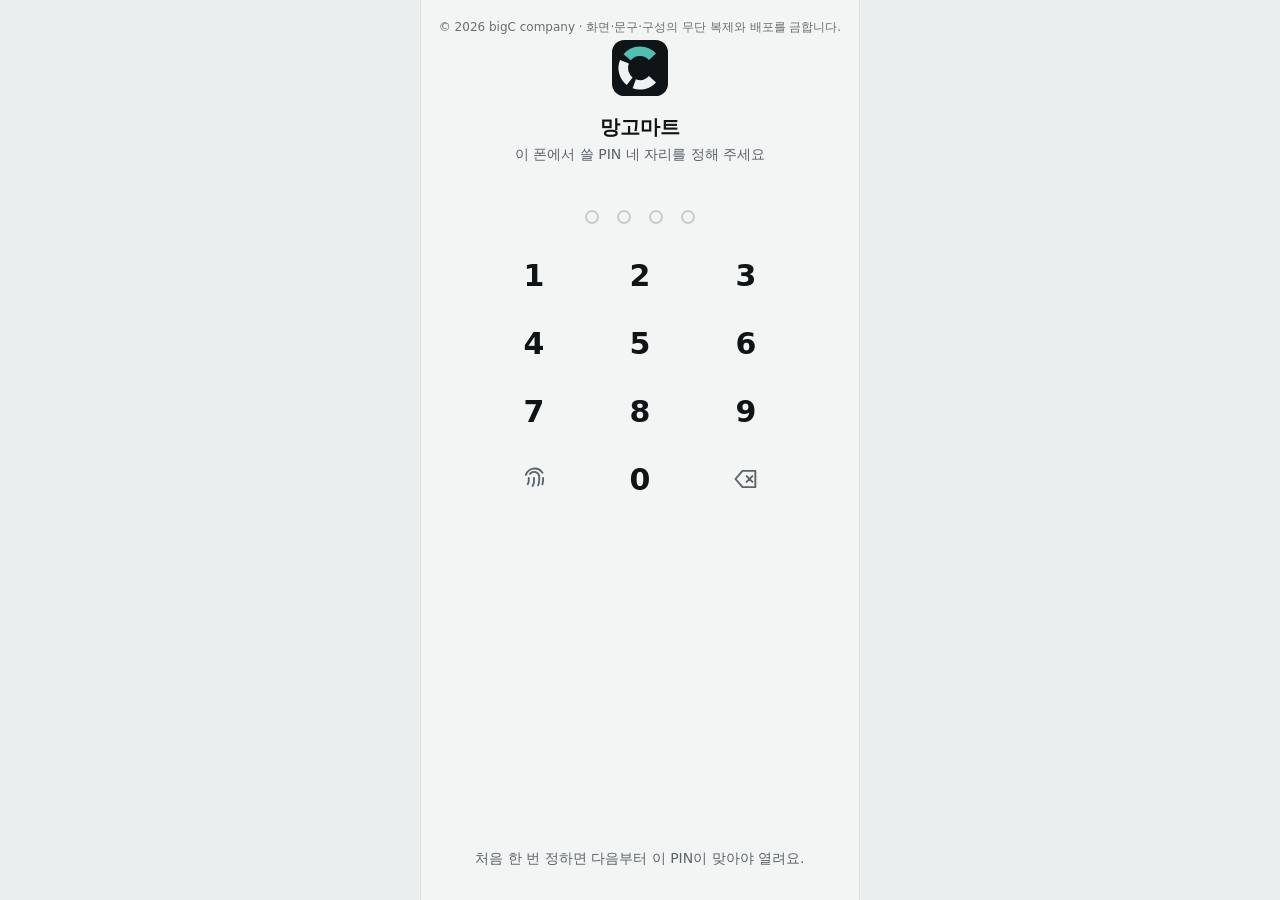
<file: a/tujd1u647qb/index.html>
<!doctype html>
<html lang="ko">
<head>
<meta charset="utf-8">
<meta name="viewport" content="width=device-width, initial-scale=1, viewport-fit=cover">
<title>bigC company</title>
<meta name="robots" content="noindex, nofollow, noarchive">
<meta name="description" content="bigC company 사장님 앱 · 예시 데이터로 눌러 보는 판">
<meta name="theme-color" content="#f3f5f5" media="(prefers-color-scheme: light)">
<meta name="theme-color" content="#0b1012" media="(prefers-color-scheme: dark)">
<meta name="color-scheme" content="light dark">
<link rel="manifest" href="manifest.webmanifest">
<link rel="icon" type="image/png" sizes="192x192" href="icon-192.png">
<link rel="apple-touch-icon" href="apple-touch-icon.png">
<meta name="mobile-web-app-capable" content="yes">
<meta name="apple-mobile-web-app-capable" content="yes">
<meta name="apple-mobile-web-app-title" content="bigC company">
<meta name="apple-mobile-web-app-status-bar-style" content="default">
<link rel="stylesheet" href="app.css">
<link rel="icon" type="image/png" sizes="32x32" href="../../_s/favicon-32.png"><link rel="icon" type="image/png" sizes="16x16" href="../../_s/favicon-16.png"><link rel="apple-touch-icon" href="../../_s/apple-touch-icon-180.png"></head>
<body>
<div class="app" id="app" data-mode="owner">
        <div class="sbar" aria-hidden="true"><span class="num" id="clock">18:20</span><span class="isl"></span>
          <svg width="66" height="14" viewBox="0 0 66 14" fill="currentColor"><rect x="0" y="9" width="3" height="5" rx="1"/><rect x="5" y="6" width="3" height="8" rx="1"/><rect x="10" y="3" width="3" height="11" rx="1"/><rect x="15" y="0" width="3" height="14" rx="1"/><path d="M30 4.5a10 10 0 0 1 13 0l-1.6 1.7a7.6 7.6 0 0 0-9.8 0zM33 7.6a5.6 5.6 0 0 1 7 0L36.5 11z"/><rect x="46" y="1" width="18" height="12" rx="3.5" fill="none" stroke="currentColor" stroke-width="1.4"/><rect x="48" y="3" width="12" height="8" rx="2"/></svg>
        </div>

        <div class="lock" id="lock">
          <svg xmlns="http://www.w3.org/2000/svg" viewBox="0 0 100 100" width="56.0" height="56" role="img" aria-label="bigC company"><rect width="100" height="100" rx="22" fill="#0f1416"/><g fill="none" stroke-width="17" stroke-linecap="butt"><path d="M72.29 70.07A30 30 0 0 1 39.74 78.19" stroke="#eef2f3"/><path d="M31.53 73.64A30 30 0 0 1 22.18 38.76" stroke="#eef2f3"/><path d="M27.02 30.72A30 30 0 0 1 72.29 29.93" stroke="#4fc1ae"/></g></svg>
          <h3 id="lockName">망고마트</h3>
          <p class="ask" id="ask" role="status" aria-live="polite">PIN 네 자리를 눌러 주세요</p>
          <div class="dots" id="dots" aria-hidden="true"><i></i><i></i><i></i><i></i></div>
          <div class="keys" id="keys">
            <button data-k="1">1</button><button data-k="2">2</button><button data-k="3">3</button>
            <button data-k="4">4</button><button data-k="5">5</button><button data-k="6">6</button>
            <button data-k="7">7</button><button data-k="8">8</button><button data-k="9">9</button>
            <button class="aux" data-k="bio" aria-label="지문으로 열기 · 준비 중"><svg width="28" height="28" viewBox="0 0 24 24" fill="none" stroke="currentColor" stroke-width="1.6" stroke-linecap="round"><path d="M12 11v3a7 7 0 0 1-1.2 4M8.5 7.6A4.5 4.5 0 0 1 16.5 10.5v2.3a11 11 0 0 1-1 4.6M7.5 11v2.5a5 5 0 0 1-.9 2.9M5 8.5a8 8 0 0 1 14.3-1.8M19.8 11v1.6a14 14 0 0 1-.6 4"/></svg></button>
            <button data-k="0">0</button>
            <button class="aux" data-k="del" aria-label="지우기"><svg width="28" height="28" viewBox="0 0 24 24" fill="none" stroke="currentColor" stroke-width="1.6" stroke-linecap="round" stroke-linejoin="round"><path d="M9 5h11v14H9l-6-7z"/><path d="m12.5 9.5 5 5m0-5-5 5"/></svg></button>
          </div>
          <button class="lnk" id="pinForget" hidden>PIN 잊음</button>
          <div class="forget" id="forgetBox" hidden>
            <p>예시 데이터를 지우고 PIN을 다시 정해요. 끝낸 일 · 고른 업종 · 단계가 처음으로 돌아가고, 본부 서버 연결(토큰)도 이 폰에서 지워져요.</p>
            <div class="acts"><button class="btn p" id="forgetYes">지우고 다시 정하기</button><button class="btn" id="forgetNo">취소</button></div>
          </div>
          <p class="foot" id="lockFoot">처음 한 번 정하면 다음부터 이 PIN이 맞아야 열려요.</p>
        </div>

        <div class="shell" id="shell">
          <div class="band" id="band" hidden></div>
          <main class="view" id="view"></main>
          <div class="toast" id="toast" role="status" aria-live="polite"><span id="toastMsg"></span><button class="ua" id="toastAct" hidden>되돌리기</button></div>
          <nav class="tabs" id="tabs" role="tablist" aria-label="앱 탭"></nav>
          <div class="scrim" id="scrim"></div>
          <div class="sheet" id="sheet" role="dialog" aria-modal="true" aria-label="자세히"><div class="grab" id="grab"><i></i></div><div class="body" id="sheetBody"></div></div>
        </div>
      </div>
<noscript><p style="padding:24px">이 앱은 자바스크립트를 켜야 열려요.</p></noscript>
<script src="app.js"></script>
<script src="../../_s/config.js"></script><script src="../../_s/shell.js" data-root="../../" data-page="a" data-trade="" data-region="ph" defer></script><p style="margin:0;padding:18px 16px calc(18px + env(safe-area-inset-bottom,0px));text-align:center;font:12px/1.5 system-ui,sans-serif;opacity:.6">© 2026 bigC company · 화면·문구·구성의 무단 복제와 배포를 금합니다.</p></body>
</html>
</file>
<file: a/tujd1u647qb/app.css>
/* bigC company 사장님 앱 · 설치형 7판 · c4174bddbe · _만들기.mjs 가 만든 파일 */
/* 원본: 시안.html 스타일 그대로 (설치형은 맨 아래 덧칠) */
:root{
  --bg:#eaeeee; --app:#f3f5f5; --surface:#ffffff; --surface2:#f6f8f8; --ink:#0f1416; --sub:#58636a;
  --line:rgba(15,20,22,.09); --line2:rgba(15,20,22,.18);
  --acc:#0b7a6e; --on-acc:#ffffff; --acc-soft:rgba(11,122,110,.10);
  --wait:#8a5200; --wait-soft:rgba(214,139,0,.16); --stop:#b3261e; --stop-soft:rgba(179,38,30,.10);
  --device:#0f1416; --scrim:rgba(15,20,22,.32); --lift:0 18px 40px -18px rgba(15,20,22,.45);
  --tacc:#8fe3d4;
  --logo-ink:#0f1416; --logo-acc:#0b7a6e; --logo-sub:#58636a;
  --f:"IBM Plex Sans KR",system-ui,"Malgun Gothic","Apple SD Gothic Neo",sans-serif;
  --n:"Manrope","IBM Plex Sans KR",system-ui,sans-serif;
  --ease:cubic-bezier(.2,.8,.2,1); --spring:cubic-bezier(.32,.72,0,1);
}
@media (prefers-color-scheme:dark){:root:not([data-theme="light"]){
  --bg:#060809; --app:#0b1012; --surface:#141b1d; --surface2:#1a2225; --ink:#eef2f3; --sub:#9aa6ab;
  --line:rgba(238,242,243,.08); --line2:rgba(238,242,243,.18);
  --acc:#4fc1ae; --on-acc:#0f1416; --acc-soft:rgba(79,193,174,.14);
  --wait:#f0b44c; --wait-soft:rgba(240,180,76,.14); --stop:#ff8a80; --stop-soft:rgba(255,138,128,.13);
  --device:#000000; --scrim:rgba(0,0,0,.55); --lift:0 18px 40px -18px rgba(0,0,0,.8);
  --tacc:#0b7a6e;
  --logo-ink:#eef2f3; --logo-acc:#4fc1ae; --logo-sub:#9aa6ab; color-scheme:dark}}
:root[data-theme="dark"]{
  --bg:#060809; --app:#0b1012; --surface:#141b1d; --surface2:#1a2225; --ink:#eef2f3; --sub:#9aa6ab;
  --line:rgba(238,242,243,.08); --line2:rgba(238,242,243,.18);
  --acc:#4fc1ae; --on-acc:#0f1416; --acc-soft:rgba(79,193,174,.14);
  --wait:#f0b44c; --wait-soft:rgba(240,180,76,.14); --stop:#ff8a80; --stop-soft:rgba(255,138,128,.13);
  --device:#000000; --scrim:rgba(0,0,0,.55); --lift:0 18px 40px -18px rgba(0,0,0,.8);
  --tacc:#0b7a6e;
  --logo-ink:#eef2f3; --logo-acc:#4fc1ae; --logo-sub:#9aa6ab; color-scheme:dark}

*{box-sizing:border-box}
[hidden]{display:none!important}
body{background:var(--bg);color:var(--ink);font-family:var(--f);font-size:16px;line-height:1.5;word-break:keep-all;overflow-wrap:anywhere;-webkit-font-smoothing:antialiased;margin:0}
button{font:inherit;color:inherit;background:none;border:0;padding:0;cursor:pointer;-webkit-tap-highlight-color:transparent}
input{font:inherit;color:inherit}
.num{font-family:var(--n);font-variant-numeric:tabular-nums;letter-spacing:-.01em}
.nw{white-space:nowrap}

/* ---------- page ---------- */
.page{max-width:1240px;margin:0 auto;padding:14px 16px 56px}
.top{display:flex;align-items:center;gap:16px;flex-wrap:wrap;justify-content:space-between;padding-bottom:14px;border-bottom:1px solid var(--line)}
.top > svg{display:block;margin-left:-6px}
.theme{display:flex;border:1px solid var(--line2);border-radius:10px;overflow:hidden}
.theme button{min-height:44px;min-width:56px;padding:0 12px;font-size:14px;color:var(--sub)}
.theme button[aria-pressed="true"]{color:var(--ink);font-weight:600;box-shadow:inset 0 -2px 0 var(--acc)}
.stage{display:grid;grid-template-columns:minmax(0,1fr) 410px minmax(0,1fr);gap:40px;align-items:start;padding-top:22px}
.intro h1{font-size:40px;line-height:1.15;letter-spacing:-.02em;margin:0 0 18px;font-weight:700}
.guide{margin:0;padding:0;list-style:none;counter-reset:g}
.guide li{counter-increment:g;position:relative;padding:0 0 12px 34px;font-size:16px}
.guide li::before{content:counter(g);position:absolute;left:0;top:1px;width:22px;height:22px;border-radius:6px;background:var(--ink);color:var(--bg);font:700 14px/22px var(--n);text-align:center}
.note{font-size:14px;color:var(--sub);margin:2px 0 20px}
.ctrl{display:flex;flex-direction:column;gap:10px}
.ctrl .lab{font-size:14px;color:var(--sub);margin-top:4px}
.mode{display:grid;grid-template-columns:1fr 1fr;border:1px solid var(--line2);border-radius:12px;padding:4px;gap:4px}
.mode button{min-height:44px;border-radius:9px;font-size:16px;color:var(--sub);transition:background .16s,color .16s}
.mode button[aria-pressed="true"]{background:var(--surface);color:var(--ink);font-weight:600;box-shadow:0 1px 0 var(--line2)}
.own{display:flex;flex-direction:column;gap:10px}
.lvs{display:grid;grid-template-columns:repeat(3,minmax(0,1fr));gap:6px}
.lvs button{min-height:44px;border:1px solid var(--line2);border-radius:10px;padding:6px 8px;display:flex;align-items:center;gap:8px;font-size:14px;color:var(--sub);text-align:left;line-height:1.25;transition:background .16s,color .16s,border-color .16s}
.lvs button b{font:700 14px var(--n);flex:none;width:22px;height:22px;border-radius:6px;display:inline-flex;align-items:center;justify-content:center;background:var(--surface2);color:var(--sub)}
.lvs button.on{color:var(--ink);background:var(--acc-soft);border-color:transparent}
.lvs button.on b{background:var(--acc);color:var(--on-acc)}
.lvs button[aria-pressed="true"]{border-color:var(--acc);box-shadow:inset 0 0 0 1px var(--acc);font-weight:600}
.lvnote{font-size:14px;color:var(--sub);margin:0}
.relock{align-self:flex-start;min-height:44px;padding:0 4px;font-size:16px;color:var(--acc);font-weight:600;text-decoration:underline;text-underline-offset:4px}
.hint{border-left:2px solid var(--acc);padding:2px 0 2px 18px}
.hint .k{font-size:14px;color:var(--sub);margin:0 0 6px}
.hint h2{font-size:20px;margin:0 0 8px;line-height:1.35}
.hint p{margin:0;font-size:16px}
.hint .why{margin-top:14px;font-size:14px;color:var(--sub)}
.hint ul{list-style:none;margin:14px 0 0;padding:0}
.hint li{display:flex;justify-content:space-between;gap:12px;font-size:14px;padding:7px 0;border-top:1px solid var(--line)}

/* ---------- device ---------- */
.device{width:410px;height:min(852px,calc(100svh - 104px));min-height:620px;border:10px solid var(--device);border-radius:56px;background:var(--app);overflow:hidden;overflow:clip;position:sticky;top:12px;box-shadow:var(--lift)}
.app{position:absolute;inset:0;display:flex;flex-direction:column;background:var(--app);overflow:hidden;overflow:clip}
.sbar{height:46px;flex:none;display:flex;align-items:flex-end;justify-content:space-between;padding:0 30px 6px;font:700 15px var(--n)}
.sbar .isl{position:absolute;left:50%;top:10px;width:110px;height:30px;border-radius:20px;background:var(--device);transform:translateX(-50%)}
.sbar svg{display:block}

/* lock */
.lock{position:absolute;inset:46px 0 0;display:flex;flex-direction:column;align-items:center;padding:32px 28px 22px;background:var(--app);z-index:5;transition:transform .24s var(--ease),opacity .2s}
.lock.gone{transform:translateY(-16px);opacity:0;pointer-events:none;visibility:hidden;transition:transform .24s var(--ease),opacity .2s,visibility 0s .24s}
.lock h3{margin:16px 0 2px;font-size:20px}
.lock .ask{font-size:14px;color:var(--sub);margin:0}
.dots{display:flex;gap:18px;margin:24px 0 20px;height:14px}
.dots i{width:14px;height:14px;border-radius:50%;border:2px solid var(--line2);transition:background .12s,border-color .12s,transform .12s}
.dots i.on{background:var(--ink);border-color:var(--ink);transform:scale(1.08)}
.dots.ok i{background:var(--acc);border-color:var(--acc)}
.keys{display:grid;grid-template-columns:repeat(3,1fr);gap:6px 18px;width:100%;max-width:300px}
.keys button{height:62px;border-radius:16px;font:600 30px var(--n);display:flex;align-items:center;justify-content:center;transition:background .12s}
.keys button:active,.keys button.hit{background:var(--line2)}
.keys .aux{font-size:16px;color:var(--sub)}
.lock .foot{margin-top:auto;font-size:14px;color:var(--sub);text-align:center;line-height:1.45}

/* shell */
.shell{flex:1;display:flex;flex-direction:column;min-height:0;position:relative;overflow:clip}
.app.locked .shell{visibility:hidden}
.band{flex:none;display:flex;align-items:center;gap:10px;padding:10px 18px;background:var(--wait-soft);color:var(--ink);font-size:14px;border-bottom:1px solid var(--line)}
.band b{color:var(--wait)}
.view{flex:1;overflow-y:auto;overflow-x:hidden;min-height:0;scrollbar-width:none;display:flex;flex-direction:column}
.view::-webkit-scrollbar{display:none}
.view.enter{animation:enter .2s var(--ease)}
@keyframes enter{from{opacity:0;transform:translateX(8px)}to{opacity:1;transform:none}}
.pad{padding:6px 18px 22px}
.hd{display:flex;align-items:center;justify-content:space-between;gap:10px;min-height:44px}
.hd .d{font-size:14px;color:var(--sub)}
.title{font-size:20px;font-weight:700;margin:2px 0 0;letter-spacing:-.01em}
.pc{display:inline-flex;align-items:center;gap:8px;min-height:44px;padding:0 4px 0 12px;font-size:12px;color:var(--sub);border-radius:22px;white-space:nowrap}
.pc i{width:8px;height:8px;border-radius:50%;background:var(--acc);box-shadow:0 0 0 3px var(--acc-soft)}
.pc.off i{background:var(--wait);box-shadow:0 0 0 3px var(--wait-soft)}

.hero{padding:12px 0 16px}
.hero .lab{font-size:14px;color:var(--sub);display:flex;justify-content:space-between}
.big{font:800 56px/1 var(--n);letter-spacing:-.04em;display:inline-block;margin-top:2px}
.big.bump{animation:bump .2s var(--ease)}
@keyframes bump{from{transform:translateY(-6px);opacity:.3}to{transform:none;opacity:1}}
.segs{display:flex;gap:4px;margin-top:12px}
.segs i{flex:1;height:4px;border-radius:2px;background:var(--line2);transition:background .2s}
.segs i.done{background:var(--acc)}
.zero{font-size:16px;margin:6px 0 0}

.sec{font-size:14px;color:var(--sub);margin:20px 0 8px;display:flex;justify-content:space-between;align-items:baseline;gap:10px}
.grp{background:var(--surface);border-radius:14px;overflow:hidden}
.row{display:flex;gap:12px;align-items:flex-start;padding:14px 16px;border-top:1px solid var(--line);position:relative;width:100%;text-align:left;min-height:56px;transition:background .24s}
.grp > .row:first-child,.grp > div:first-child > .row{border-top:0}
button.row:active,.row.tap:active{background:var(--surface2)}
.row .m{flex:1;min-width:0}
.row .t{font-size:16px;font-weight:600;line-height:1.35}
.row .s{font-size:14px;color:var(--sub);margin-top:2px}
.row .r{flex:none;text-align:right}
.row.leave{animation:leave .22s var(--ease) forwards;overflow:hidden}
@keyframes leave{from{max-height:320px}to{opacity:0;transform:translateX(32px);max-height:0;padding-top:0;padding-bottom:0}}
.flash{background:var(--acc-soft)!important}
.chev{width:20px;height:20px;color:var(--sub);flex:none;align-self:center}
.pill{display:inline-flex;align-items:center;height:22px;padding:0 8px;border-radius:6px;font-size:12px;font-weight:600;background:var(--surface2);color:var(--sub);white-space:nowrap}
.pill.acc{background:var(--acc-soft);color:var(--acc)}
.pill.wait{background:var(--wait-soft);color:var(--wait)}
.pill.stop{background:var(--stop-soft);color:var(--stop)}
.kind{font-size:12px;color:var(--sub);font-weight:600;letter-spacing:.02em;margin-bottom:2px}
.acts{display:flex;gap:8px;margin-top:12px;flex-wrap:wrap}
.btn{min-height:44px;padding:0 16px;border-radius:12px;font-size:16px;font-weight:600;border:1px solid var(--line2);background:transparent;transition:transform .12s,background .16s,opacity .16s}
.btn:active{transform:scale(.97)}
.btn.p{background:var(--acc);color:var(--on-acc);border-color:var(--acc)}
.btn.q{color:var(--acc);border-color:transparent;background:var(--acc-soft)}
.btn[disabled]{opacity:.45;pointer-events:none}
.btn.wide{width:100%}
.ib{width:44px;height:44px;display:inline-flex;align-items:center;justify-content:center;border-radius:12px;flex:none}
.ib:active{background:var(--line2)}
.fresh{animation:up .24s var(--ease)}

/* timeline (승인 → PC → 카톡 → 사진) */
.tl{list-style:none;margin:12px 0 0;padding:0}
.tl li{display:flex;gap:10px;align-items:flex-start;font-size:14px;color:var(--sub);padding:3px 0;position:relative}
.tl li::before{content:"";width:10px;height:10px;border-radius:50%;border:2px solid var(--line2);margin-top:5px;flex:none;transition:background .2s,border-color .2s}
.tl li.on{color:var(--ink)}
.tl li.on::before{background:var(--acc);border-color:var(--acc)}
.tl li.now{color:var(--ink)}
.tl li.now::before{border-color:var(--acc);box-shadow:0 0 0 4px var(--acc-soft)}
.tl li .tm{margin-left:auto;font-size:12px}
.tl li em{display:block;font-style:normal;color:var(--sub);font-size:14px}
.shot{display:flex;gap:12px;align-items:center;margin-top:10px;padding:10px;border:1px solid var(--line2);border-radius:12px;width:100%;text-align:left;animation:up .24s var(--ease)}
@keyframes up{from{opacity:0;transform:translateY(6px)}to{opacity:1;transform:none}}
.mini{width:54px;height:72px;border-radius:6px;background:var(--surface2);border:1px solid var(--line);padding:5px 4px;display:flex;flex-direction:column;gap:3px;flex:none}
.mini i{display:block;height:4px;border-radius:2px;background:var(--line2)}
.mini i.b{height:18px;width:80%;background:var(--acc-soft);border-radius:4px}
.mini i.img{height:20px;width:70%;background:var(--line2);border-radius:4px}

/* chips */
.chips{display:flex;gap:8px;overflow-x:auto;padding:2px 18px 10px;margin:0 -18px;scrollbar-width:none}
.chips::-webkit-scrollbar{display:none}
.chip{flex:none;min-height:44px;min-width:44px;justify-content:center;padding:0 14px;border-radius:12px;border:1px solid var(--line2);font-size:14px;display:inline-flex;align-items:center;gap:6px;color:var(--sub)}
.chip b{font:700 14px var(--n);color:var(--ink)}
.chip[aria-pressed="true"]{background:var(--ink);color:var(--app);border-color:var(--ink)}
.chip[aria-pressed="true"] b{color:var(--app)}
.ticks{display:flex;gap:2px;margin-top:8px}
.ticks i{width:14px;height:4px;border-radius:2px;background:var(--line2)}
.ticks i.d{background:var(--acc)}
.ticks i.c{background:var(--ink)}

/* 지시 */
.seg{display:grid;grid-template-columns:1fr 1fr;background:var(--surface2);border-radius:12px;padding:3px;margin:6px 0 12px}
.seg.s3{grid-template-columns:1fr 1fr 1fr}
.seg button{min-height:44px;border-radius:10px;font-size:14px;color:var(--sub)}
.seg button[aria-pressed="true"]{background:var(--surface);color:var(--ink);font-weight:600;box-shadow:0 1px 0 var(--line2)}
.msg{align-self:flex-end;max-width:86%;margin:0 0 12px;text-align:right}
.msg .bub{display:inline-block;text-align:left;background:var(--surface);border-radius:16px 16px 4px 16px;padding:10px 14px;font-size:16px}
.msg .st{font-size:12px;color:var(--sub);margin-top:4px;display:flex;justify-content:flex-end;gap:8px;align-items:center}
.msg.new .bub{animation:up .2s var(--ease)}
.thread{display:flex;flex-direction:column;padding-top:4px}
.compose{flex:none;position:sticky;bottom:0;display:flex;gap:8px;align-items:center;padding:10px 12px;border-top:1px solid var(--line);background:var(--app)}
.compose input{flex:1;min-width:0;height:44px;border-radius:22px;border:1px solid var(--line2);background:var(--surface);padding:0 16px;font-size:16px;outline:none}
.compose input:focus{border-color:var(--acc)}
.send{width:44px;height:44px;border-radius:50%;background:var(--acc);color:var(--on-acc);display:inline-flex;align-items:center;justify-content:center;flex:none;transition:transform .12s}
.send:active{transform:scale(.92)}

/* 게시 미리보기 */
.post{padding:14px 16px;border-top:1px solid var(--line)}
.grp > .post:first-child{border-top:0}
.ph{display:flex;align-items:center;gap:12px;width:100%;text-align:left;min-height:44px}
.ph .tm{font:700 16px var(--n);width:52px;flex:none}
.prev{display:grid;grid-template-columns:1fr 84px;gap:12px;margin-top:10px;padding:12px;border-radius:12px;background:var(--surface2);font-size:14px}
.art{height:84px;border-radius:8px;background:linear-gradient(160deg,var(--acc-soft),transparent 70%),var(--surface);border:1px solid var(--line);position:relative;overflow:hidden}
.art::before{content:"";position:absolute;left:12px;right:12px;bottom:12px;height:30px;border-radius:4px;background:repeating-linear-gradient(90deg,var(--line2) 0 10px,transparent 10px 14px)}
.art::after{content:"";position:absolute;left:12px;top:12px;width:34px;height:6px;border-radius:3px;background:var(--acc)}

/* 자료 */
.search{display:flex;align-items:center;gap:10px;height:46px;border-radius:12px;background:var(--surface);padding:0 14px;color:var(--sub);font-size:16px;margin:6px 0 10px;border:1px solid var(--line)}
.search input{border:0;background:transparent;outline:none;flex:1;min-width:0;height:44px;font-size:16px}
.search:focus-within{border-color:var(--acc)}
.price .v{font:800 30px var(--n);letter-spacing:-.02em}
.inc{list-style:none;margin:8px 0 0;padding:0}
.inc li{display:flex;justify-content:space-between;gap:12px;padding:8px 0;border-top:1px solid var(--line);font-size:14px}
.inc li span:last-child{font-weight:600;text-align:right}

/* ---------- 사장님판 ---------- */
.lockcard{display:block;width:100%;text-align:left;border:1.5px dashed var(--line2);border-radius:14px;padding:12px 16px;min-height:56px;margin-top:10px;transition:background .16s}
.lockcard:active{background:var(--surface2)}
.lk{display:flex;align-items:center;gap:6px;font-size:12px;font-weight:600;color:var(--sub)}
.lk svg{width:14px;height:14px;flex:none}
.lockcard .t{font-size:16px;font-weight:600;color:var(--sub);margin-top:4px;line-height:1.35}
.lockcard .s{font-size:14px;color:var(--sub);margin-top:2px}
.lockp{padding:22px 0 6px;display:flex;flex-direction:column;gap:12px}
.lockp .ic{width:48px;height:48px;border-radius:14px;background:var(--surface);display:flex;align-items:center;justify-content:center;color:var(--sub)}
.lockp .ic svg{width:24px;height:24px}
.lockp .k{font-size:14px;color:var(--sub);margin:0}
.lockp h3{font-size:20px;margin:0;line-height:1.35}
.flist{list-style:none;margin:0;padding:0;background:var(--surface);border-radius:14px}
.flist li{display:flex;justify-content:space-between;gap:10px;align-items:center;padding:12px 16px;border-top:1px solid var(--line);font-size:16px}
.flist li:first-child{border-top:0}
.val{background:var(--surface);border-radius:14px;padding:8px 16px}
.val div{display:flex;justify-content:space-between;gap:10px;align-items:baseline;font-size:14px;color:var(--sub);padding:6px 0}
.val div + div{border-top:1px solid var(--line)}
.val b{color:var(--ink);font:700 16px var(--n);text-align:right}
.at{width:100%;border-collapse:collapse;font-size:14px;background:var(--surface);border-radius:14px;overflow:hidden}
.at th,.at td{padding:10px 6px;text-align:right;border-top:1px solid var(--line);font-family:var(--n);font-variant-numeric:tabular-nums;white-space:nowrap}
.at th{font:600 12px var(--f);color:var(--sub);border-top:0;padding-top:12px}
.at th:first-child,.at td:first-child{text-align:left;font-family:var(--f);padding-left:14px;white-space:normal}
.at td:last-child,.at th:last-child{padding-right:14px}
.atw{overflow-x:auto;border-radius:14px}
.at.mx th,.at.mx td{padding-left:3px;padding-right:3px}
.at.mx th{white-space:normal;line-height:1.3}
.at tr.sum td{font-weight:700}
.at .neg{color:var(--stop);font-weight:700}
.at .ok{color:var(--acc);font-weight:700}
.at tr.hi td{background:var(--stop-soft)}
.at td.c,.at th.c{text-align:center}
.dt{display:inline-block;width:12px;height:12px;border-radius:50%;vertical-align:middle}
.dt.y{background:var(--acc)}
.dt.p{background:linear-gradient(90deg,var(--wait) 50%,transparent 50%);box-shadow:inset 0 0 0 2px var(--wait)}
.dt.n{background:var(--stop)}
.dt.w{box-shadow:inset 0 0 0 2px var(--wait)}
.legend{display:flex;gap:14px;flex-wrap:wrap;font-size:12px;color:var(--sub);margin:8px 2px 0}
.legend span{display:inline-flex;align-items:center;gap:6px}
.bars3{display:flex;flex-direction:column;gap:8px;margin-top:10px}
.bars3 div{display:grid;grid-template-columns:52px 1fr 54px;gap:10px;align-items:center;font-size:14px}
.bars3 i{display:block;height:8px;border-radius:4px;background:var(--line2);overflow:hidden}
.bars3 i b{display:block;height:100%;background:var(--acc);border-radius:4px}
.bars3 .lo b{background:var(--stop)}
.bars3 span:last-child{text-align:right;font-family:var(--n);font-weight:700}
.wf{display:flex;flex-direction:column;gap:8px;margin:4px 0 14px}
.wf div{display:grid;grid-template-columns:92px 1fr 72px;gap:10px;align-items:center;font-size:14px}
.wf i{display:block;height:10px;border-radius:5px;background:var(--surface2);position:relative;overflow:hidden}
.wf i b{position:absolute;top:0;bottom:0;left:var(--o);width:var(--w);background:var(--acc);border-radius:5px;transform-origin:left;animation:grow .24s var(--ease)}
.wf .out b{background:var(--stop)}
.wf span:last-child{text-align:right;font-family:var(--n);font-weight:700}
@keyframes grow{from{transform:scaleX(0)}}
.cl{list-style:none;margin:0 0 12px;padding:0}
.cl li{padding:10px 0;border-top:1px solid var(--line)}
.cl .a{display:flex;justify-content:space-between;gap:8px;font-size:16px}
.cl .a span:first-child{font-weight:600}
.cl .b{display:flex;justify-content:space-between;gap:8px;align-items:center;font-size:14px;color:var(--sub);margin-top:4px;min-height:24px}
.cl .res{opacity:0;transform:translateY(4px);transition:opacity .2s,transform .2s}
.cl li.on .res{opacity:1;transform:none}
.sumr{display:grid;grid-template-columns:1fr 1fr;gap:8px;margin:0 0 12px}
.sumr div{background:var(--surface2);border-radius:12px;padding:10px 12px}
.sumr small{display:block;font-size:12px;color:var(--sub)}
.sumr b{font:800 20px var(--n)}
.pipe{display:flex;gap:4px;list-style:none;margin:6px 0 14px;padding:0}
.pipe li{flex:1;font-size:12px;color:var(--sub);padding-top:8px;border-top:4px solid var(--line2);transition:border-color .2s}
.pipe li.dn{border-color:var(--acc);color:var(--ink)}
.pipe li.now{border-color:var(--ink);color:var(--ink);font-weight:600}
.ln{list-style:none;margin:0 0 14px;padding:0}
.ln li{padding:10px 0;border-top:1px solid var(--line)}
.ln .q{font-size:16px;display:flex;justify-content:space-between;gap:10px;align-items:center}
.ln .cands{display:flex;gap:8px;flex-wrap:wrap;margin-top:8px}
.cand{min-height:44px;padding:0 12px;border-radius:10px;border:1px dashed var(--line2);font-size:14px}
.cand[aria-pressed="true"]{border-style:solid;border-color:var(--acc);color:var(--acc);background:var(--acc-soft);font-weight:600}
.bubble{background:var(--surface2);border-radius:4px 14px 14px 14px;padding:10px 12px;font-size:16px;margin:0 0 12px}
.bubble small{display:block;font-size:12px;color:var(--sub);margin-bottom:2px}
.phone{border:1px solid var(--line2);border-radius:22px;padding:16px;background:var(--surface2);max-width:280px;margin:0 auto 14px}
.phone .nm{font-size:20px;font-weight:700;margin:2px 0 8px}
.phone .pad3{display:grid;grid-template-columns:repeat(3,1fr);gap:6px;margin:12px 0}
.phone .pad3 span{height:38px;border-radius:10px;background:var(--surface);display:flex;align-items:center;justify-content:center;font:600 16px var(--n)}
.phone .pd{display:flex;gap:12px;justify-content:center;margin-top:10px}
.phone .pd i{width:12px;height:12px;border-radius:50%;background:var(--ink)}
.phone .pd i.e{background:transparent;box-shadow:inset 0 0 0 2px var(--line2)}
.field{width:100%;min-height:88px;border-radius:12px;border:1px solid var(--line2);background:var(--surface2);padding:12px 14px;font-size:16px;resize:none;outline:none;margin:0 0 12px;font-family:var(--f)}
.field:focus{border-color:var(--acc)}
/* 3판: 접힌 할 일 · 차례로 드러나는 줄 · 여행 · 골프 / 부동산 · 비자 조각 */
.fh{display:flex;align-items:center;gap:8px;width:100%;min-height:44px;margin:-6px 0;text-align:left}
.fh .t{flex:1;min-width:0}
.fh .cv{width:18px;height:18px;flex:none;color:var(--sub);transition:transform .16s var(--ease)}
.fh[aria-expanded="true"] .cv{transform:rotate(180deg)}
.fh + .acts{margin-top:8px}
.rv{opacity:0;transform:translateY(4px);transition:opacity .2s,transform .2s}
.rv.on{opacity:1;transform:none}
.qr{display:flex;justify-content:space-between;gap:10px;align-items:baseline;padding:8px 0;border-top:1px solid var(--line);font-size:14px}
.qr > span:first-child em{font-style:normal;color:var(--sub);margin-left:6px}
.qr > span:last-child{font-family:var(--n);font-weight:700;text-align:right}
.qr.miss{background:var(--stop-soft);margin:0 -20px;padding:8px 20px;color:var(--stop)}
.qr.miss > span:last-child{color:var(--stop)}
.qtot{display:flex;justify-content:space-between;align-items:baseline;gap:10px;margin:10px 0 2px}
.qtot b{font:800 30px var(--n);letter-spacing:-.02em}
.qdoc{border:1px solid var(--line2);border-radius:16px;padding:14px 16px;background:var(--surface2);margin:0 0 12px}
.qdoc .co{font-size:12px;color:var(--sub);font-weight:600}
.qdoc h5{font-size:20px;margin:2px 0 2px;line-height:1.3}
.day{display:grid;grid-template-columns:54px 1fr;gap:10px;padding:12px 16px;border-top:1px solid var(--line);align-items:start}
.grp > .day:first-child{border-top:0}
.day > b{font:700 14px var(--n);padding-top:2px}
.day ul{list-style:none;margin:0;padding:0;display:flex;flex-direction:column;gap:6px}
.day li{display:flex;justify-content:space-between;gap:8px;align-items:center;font-size:14px}
.day li.x{background:var(--stop-soft);border-radius:8px;padding:6px 8px;margin:0 -8px;color:var(--stop);font-weight:600}
.day li.fresh{background:var(--acc-soft);border-radius:8px;padding:6px 8px;margin:0 -8px}
.wk{display:flex;align-items:flex-end;gap:6px;height:64px;margin:12px 0 4px}
.wk i{flex:1;background:var(--line2);border-radius:4px 4px 0 0;transform-origin:bottom;animation:rise .24s var(--ease)}
.wk i.hi{background:var(--acc)}
.wkl{display:flex;gap:6px}
.wkl span{flex:1;text-align:center;font-size:12px;color:var(--sub)}
@keyframes rise{from{transform:scaleY(0)}}
.sumr .w2{grid-column:1/-1}
.vb{list-style:none;margin:0 0 12px;padding:0}
.vb li{background:var(--surface2);border-radius:4px 14px 14px 14px;padding:8px 12px;font-size:14px;margin:0 0 8px;max-height:120px;overflow:hidden;transition:opacity .2s,max-height .24s var(--ease),margin .24s,padding .24s}
.vb li small{display:block;font-size:12px;color:var(--sub)}
.vb li.gone{opacity:0;max-height:0;margin:0;padding-top:0;padding-bottom:0}
.gcard{border:1px solid var(--line2);border-radius:16px;padding:12px 16px 14px;background:var(--surface)}
.gcard .k{font-size:12px;color:var(--sub);font-weight:600;margin:0}
.gcard h5{font-size:20px;margin:2px 0 6px;line-height:1.3}
.op2{display:flex;flex-direction:column;gap:6px;margin:8px 0 10px}
.op2 button{min-height:44px;border-radius:12px;border:1px solid var(--line2);padding:0 14px;text-align:left;font-size:16px;display:flex;justify-content:space-between;align-items:center}
.op2 button[aria-pressed="true"]{border-color:var(--acc);background:var(--acc-soft);color:var(--acc);font-weight:600}
.qs{display:flex;flex-direction:column}
.qs > div{display:flex;justify-content:space-between;gap:10px;padding:10px 0;border-top:1px solid var(--line);font-size:14px}
.qs > div:first-child{border-top:0}
.qs > div span{color:var(--sub);white-space:nowrap}
.resp{font-size:14px;color:var(--sub);margin:14px 2px 0;line-height:1.55}
/* 4판: 업종 칩 3열 · 공장 끝나는 날 막대 · 커뮤니티 금지선 대조 */
.mode.biz{grid-template-columns:repeat(3,minmax(0,1fr))}
.mode.biz button{font-size:14px;line-height:1.25;padding:4px 6px}
.gt{margin:4px 0 6px}
.gt .ax{display:grid;grid-template-columns:repeat(8,1fr);margin-left:52px;font:600 12px var(--n);color:var(--sub);text-align:center}
.gt .gl{display:grid;grid-template-columns:44px 1fr;gap:8px;align-items:center;margin-top:8px;font-size:14px}
.gt .tr{position:relative;height:14px;border-radius:7px;background:var(--surface2)}
.gt .tr::after{content:"";position:absolute;left:75%;top:-5px;bottom:-5px;width:2px;border-radius:1px;background:var(--ink)}
.gt .tr b{position:absolute;left:0;top:0;bottom:0;width:var(--w);border-radius:7px;background:var(--acc);transform-origin:left;transform:scaleX(0);transition:transform .5s var(--ease)}
.gt .late .tr b{background:var(--stop)}
.gt .gl.on .tr b{transform:none}
.gt .cap{display:flex;justify-content:space-between;gap:8px;font-size:12px;color:var(--sub);margin:6px 0 0 52px}
.dr{background:var(--surface2);border-radius:4px 14px 14px 14px;padding:10px 12px;font-size:16px;margin:0 0 12px}
.dr small{display:block;font-size:12px;color:var(--sub);margin-bottom:2px}
.dr mark{background:transparent;color:inherit;border-radius:4px;transition:background .3s,color .3s}
.dr.hit mark{background:var(--stop-soft);color:var(--stop);font-weight:600}
.warn{background:var(--stop-soft);border-radius:12px;padding:10px 14px;margin:6px 0 12px;font-size:14px}
.warn b{display:block;color:var(--stop);font-size:14px}
.warn p{margin:2px 0 0;color:var(--ink)}
.lkc{border:1px solid var(--line2);border-radius:12px;padding:10px 12px;margin-top:8px;background:var(--surface)}
.lkc small{display:block;font-size:12px;color:var(--sub)}
.lkc b{font-size:16px}
.me{background:var(--acc-soft);border-radius:14px 4px 14px 14px;padding:10px 12px;font-size:16px;margin:0 0 12px 24px}

/* sheet & toast */
.scrim{position:absolute;inset:0;background:var(--scrim);opacity:0;pointer-events:none;transition:opacity .2s;z-index:8}
.scrim.on{opacity:1;pointer-events:auto}
.sheet{position:absolute;left:0;right:0;bottom:0;max-height:88%;background:var(--surface);border-radius:22px 22px 0 0;z-index:9;transform:translateY(105%);transition:transform .24s var(--spring);display:flex;flex-direction:column;box-shadow:var(--lift)}
.sheet.on{transform:none}
.sheet .grab{flex:none;height:28px;display:flex;align-items:center;justify-content:center;touch-action:none;cursor:grab}
.sheet .grab i{width:40px;height:5px;border-radius:3px;background:var(--line2)}
.sheet .body{overflow-y:auto;padding:0 20px 22px}
.sheet h4{font-size:20px;margin:0 0 4px;line-height:1.35}
.sheet .sub{font-size:14px;color:var(--sub);margin:0 0 14px}
.quote{background:var(--surface2);border-radius:12px;padding:12px 14px;font-size:16px;margin:0 0 12px}
.steps{display:flex;gap:3px;margin:6px 0 4px}
.steps i{flex:1;height:6px;border-radius:3px;background:var(--line2)}
.steps i.d{background:var(--acc)}
.steps i.c{background:var(--ink)}
.stepnames{display:flex;justify-content:space-between;font-size:12px;color:var(--sub);margin-bottom:14px}
.toast{position:absolute;left:12px;right:12px;bottom:80px;z-index:10;background:var(--ink);color:var(--app);border-radius:14px;padding:6px 8px 6px 16px;min-height:48px;font-size:14px;display:flex;align-items:center;gap:8px;transform:translateY(8px);opacity:0;transition:transform .2s var(--ease),opacity .2s;pointer-events:none;box-shadow:var(--lift)}
.toast.top{top:10px;bottom:auto;transform:translateY(-8px)}
.toast span{flex:1;padding:6px 0}
.toast.on{transform:none;opacity:1}
.toast.on.act{pointer-events:auto}
.toast .ua{flex:none;min-height:44px;min-width:44px;padding:0 10px;border-radius:10px;color:var(--tacc);font-weight:700;font-size:14px}

/* tabbar */
.tabs{flex:none;display:grid;grid-template-columns:repeat(5,1fr);border-top:1px solid var(--line);background:var(--app);padding:4px 4px 10px}
.tab{min-height:54px;display:flex;flex-direction:column;align-items:center;justify-content:center;gap:2px;font-size:12px;color:var(--sub);position:relative;border-radius:12px}
.tab svg{width:24px;height:24px;transition:transform .16s var(--ease)}
.tab[aria-selected="true"]{color:var(--ink);font-weight:600}
.tab[aria-selected="true"] svg{color:var(--acc);transform:translateY(-1px)}
.tab .bd{position:absolute;top:4px;left:calc(50% + 6px);min-width:18px;height:18px;border-radius:9px;background:var(--acc);color:var(--on-acc);font:700 12px/18px var(--n);padding:0 5px}
.tab .lki{position:absolute;top:5px;left:calc(50% + 8px);width:14px;height:14px;color:var(--sub)}
.tab.lkd svg:first-child{opacity:.55}

/* 만들 수 있는지 */
.can{margin-top:64px;padding-top:28px;border-top:1px solid var(--line)}
.can h2{font-size:30px;margin:0 0 6px;letter-spacing:-.02em}
.can h3{font-size:20px;margin:36px 0 4px}
.can > p{margin:0 0 18px;color:var(--sub);font-size:16px}
.can .cp{margin:0 0 14px;color:var(--sub);font-size:14px}
.tw{overflow-x:auto}
.can table{border-collapse:collapse;width:100%;min-width:720px;font-size:14px}
.can th,.can td{text-align:left;vertical-align:top;padding:12px 14px 12px 0;border-top:1px solid var(--line)}
.can th{font-size:14px;color:var(--sub);font-weight:500;border-top:0}
.can td:first-child{font-weight:600;font-size:16px;width:22%}
.can .fl{display:flex;flex-direction:column;gap:6px}
.can .fl span{display:flex;gap:8px;align-items:center}
.pfoot{margin-top:36px;font-size:14px;color:var(--sub);display:flex;gap:16px;flex-wrap:wrap;justify-content:space-between}

/* ===== WO-039: 2026 하한선(벤치마크\18_앱트렌드_2026\하한선.md) — 움직임 · 질감 · 한 손 =====
   움직임 토큰: 누름 100 · 짧게 200 · 화면 전환 280 · 시트 420ms(스프링). 줄이기(시스템 · 앱 안 스위치)면 모두 끔. */
:root{--acc-ink:#086358;--d-press:100ms;--d-short:200ms;--d-med:280ms;--d-long:420ms;--exit:cubic-bezier(.35,0,1,1);
  --sk:rgba(15,20,22,.07);--sk2:rgba(15,20,22,.13);--glass:rgba(243,245,245,.8);--glass-line:rgba(255,255,255,.9);--glass-shadow:0 10px 30px -12px rgba(15,20,22,.38)}
@media (prefers-color-scheme:dark){:root:not([data-theme="light"]){--acc-ink:#7fd8c8;--sk:rgba(238,242,243,.06);--sk2:rgba(238,242,243,.13);--glass:rgba(20,27,29,.74);--glass-line:rgba(255,255,255,.10);--glass-shadow:0 10px 30px -10px rgba(0,0,0,.75)}}
:root[data-theme="dark"]{--acc-ink:#7fd8c8;--sk:rgba(238,242,243,.06);--sk2:rgba(238,242,243,.13);--glass:rgba(20,27,29,.74);--glass-line:rgba(255,255,255,.10);--glass-shadow:0 10px 30px -10px rgba(0,0,0,.75)}
/* 화면 전환: 탭 차례대로 오른쪽 · 왼쪽에서 (H13) */
.view.in-r{animation:inR var(--d-med) var(--ease) backwards}
.view.in-l{animation:inL var(--d-med) var(--ease) backwards}
@keyframes inR{from{opacity:0;transform:translateX(24px)}to{opacity:1;transform:none}}
@keyframes inL{from{opacity:0;transform:translateX(-24px)}to{opacity:1;transform:none}}
/* 시트: 420ms 스프링 · 바깥 · 끌기 · Esc (H14) */
.sheet{transition:transform var(--d-long) var(--spring)}
.scrim{transition:opacity var(--d-med) var(--ease)}
/* 누름 반응 100ms (H12) */
.btn,.chip,.tab,.ib,.lockcard,.cand,.send,.seg button,.op2 button{transition:transform var(--d-press) var(--ease),background-color var(--d-short),color var(--d-short),border-color var(--d-short),opacity var(--d-short)}
.btn:active,.chip:active,.tab:active,.ib:active,.lockcard:active,.cand:active,.seg button:active{transform:scale(.97)}
/* 고른 칩은 연한 청록(채운 단추는 화면에 하나만 — H11) */
.chip[aria-pressed="true"]{background:var(--acc-soft);color:var(--acc-ink);border-color:var(--acc);font-weight:600}
.chip[aria-pressed="true"] b{color:var(--acc-ink)}
/* 오늘 머리 · 숫자 굴림 · 다 끝낸 빈 상태 */
.hdr{display:flex;align-items:center;gap:0;flex:none}
/* WO-041: 첫 화면 「예시」 표시 · 단추 두 개 줄이 카드 오른쪽 선까지 */
.hero .lab .ex{display:inline-flex;align-items:center;vertical-align:1px;height:20px;margin-left:6px;padding:0 6px;border-radius:6px;font-size:12px;font-weight:600;color:var(--sub);border:1px solid var(--line2)}
.acts.fill > .btn{flex:1 1 auto}
.ki{flex:none;width:28px;height:28px;margin-top:8px;border-radius:8px;display:grid;place-items:center;background:var(--surface2);color:var(--sub)}
.ki b{font-size:16px;font-weight:800;line-height:1}
.ki-money{background:var(--wait-soft);color:var(--wait)}
.ki-stock{background:var(--acc-soft);color:var(--acc)}
.gear{color:var(--sub)}
.big span{display:inline-block}
.big span.roll{animation:roll var(--d-med) var(--spring)}
@keyframes roll{from{transform:translateY(55%);opacity:0}to{transform:none;opacity:1}}
.zero{display:flex;align-items:center;gap:10px;font-size:16px;margin:10px 0 0}
.zero .ck{width:36px;height:36px;flex:none}
.zero .ck circle{fill:none;stroke:var(--acc);stroke-width:4;stroke-dasharray:176;animation:draw var(--d-long) var(--ease) backwards}
.zero .ck path{fill:none;stroke:var(--acc);stroke-width:5;stroke-linecap:round;stroke-linejoin:round;stroke-dasharray:40;animation:draw2 var(--d-med) var(--ease) .25s backwards}
@keyframes draw{from{stroke-dashoffset:176}to{stroke-dashoffset:0}}
@keyframes draw2{from{stroke-dashoffset:40}to{stroke-dashoffset:0}}
/* 「n건 더 보기」 (H10) */
.row.more{align-items:center;min-height:48px;padding-top:10px;padding-bottom:10px}
.row.more .t{font-size:14px;font-weight:600;color:var(--acc-ink)}
.row.more .cv{width:18px;height:18px;color:var(--acc);flex:none;transition:transform var(--d-short) var(--ease)}
.row.more[aria-expanded="true"] .cv{transform:rotate(180deg)}
/* 오늘 돈 (H9 · H17) */
.money .mv{font:800 28px/1.15 var(--n);letter-spacing:-.02em;margin:2px 0}
/* 묶은 탭의 나눔 단추 */
.gseg{margin:6px 0 10px}
.gseg b{font:700 12px var(--n);color:var(--acc-ink);margin-left:2px}
/* 스켈레톤 (H15) */
.sk{position:relative;overflow:hidden;background:var(--sk)!important;border-radius:8px;color:transparent!important;box-shadow:none!important}
.sk *{visibility:hidden}
.sk::after{content:"";position:absolute;inset:0;transform:translateX(-100%);background:linear-gradient(90deg,transparent,var(--sk2),transparent);animation:shim 1.1s infinite}
@keyframes shim{to{transform:translateX(100%)}}
.skrow{align-items:center;pointer-events:none}
.skrow .a{width:40px;height:40px;border-radius:50%;flex:none}
.skrow .b{flex:1;display:grid;gap:8px}
.skrow .b i{display:block;height:14px}
.skrow .b i:last-child{width:60%}
/* 당겨서 새로고침 (H16) */
.ptr{position:absolute;left:0;right:0;top:10px;height:0;display:flex;justify-content:center;z-index:4;pointer-events:none;opacity:0;transition:opacity var(--d-short)}
.ptr.on{opacity:1}
.ptr .ring{width:36px;height:36px;border-radius:50%;background:var(--surface);box-shadow:var(--glass-shadow);display:grid;place-items:center;color:var(--acc)}
.ptr.spin svg{animation:spin .8s linear infinite}
@keyframes spin{to{transform:rotate(360deg)}}
/* 햅틱 대체: 진동 없는 기기는 빛 번짐 (H20) */
.tick{animation:tick var(--d-long) var(--ease)}
@keyframes tick{0%{box-shadow:0 0 0 0 rgba(11,122,110,.45)}100%{box-shadow:0 0 0 14px rgba(11,122,110,0)}}
/* 떠 있는 유리 탭 띠 · 내리면 작아짐 (H19) — 아래 여백은 띠 높이만큼 */
.shell .tabs{grid-template-columns:none;grid-auto-flow:column;grid-auto-columns:minmax(0,1fr);position:absolute;left:10px;right:10px;bottom:10px;z-index:7;border-top:0;border-radius:30px;padding:5px;background:var(--glass);-webkit-backdrop-filter:blur(22px) saturate(1.8);backdrop-filter:blur(22px) saturate(1.8);box-shadow:var(--glass-shadow),inset 0 0 0 1px var(--glass-line);transition:transform var(--d-med) var(--spring)}
.shell .tabs.tmin{transform:translateY(6px) scale(.94)}
.shell .tab{min-height:56px;border-radius:25px}
.shell .tab[aria-selected="true"]{background:var(--acc-soft)}
.view::after{content:"";display:block;flex:none;height:88px}
.compose{bottom:80px;border-radius:24px;border:1px solid var(--line);margin:0 8px 8px}
.toast{bottom:92px}
@media (prefers-reduced-transparency:reduce),(prefers-contrast:more){
  .shell .tabs{background:var(--surface);-webkit-backdrop-filter:none;backdrop-filter:none;box-shadow:0 0 0 1px var(--line2)}
}
/* 글자 크게 (H23): 앱 안에서 115% · 130% */
:root[data-size="l"] .view > *,:root[data-size="l"] .sheet .body,:root[data-size="l"] .toast span{zoom:1.15}
:root[data-size="xl"] .view > *,:root[data-size="xl"] .sheet .body,:root[data-size="xl"] .toast span{zoom:1.3}
/* 움직임 줄이기 — 앱 안 스위치 (시스템 설정은 맨 아래 미디어 규칙) */
:root[data-motion="reduce"] *,:root[data-motion="reduce"] *::before,:root[data-motion="reduce"] *::after{animation-duration:.01ms!important;animation-iteration-count:1!important;transition-duration:.01ms!important}
:root[data-motion="reduce"] .btn:active,:root[data-motion="reduce"] .chip:active,:root[data-motion="reduce"] .tab:active{transform:none}

@media (max-width:1120px){
  .stage{grid-template-columns:minmax(0,1fr) 410px;gap:32px}
  .hint{grid-column:1/-1}
}
@media (max-width:760px){
  .page{padding:12px 16px 40px}
  .top{padding-bottom:12px}
  .stage{grid-template-columns:minmax(0,1fr);gap:20px;padding-top:20px}
  .intro h1{font-size:30px;margin-bottom:14px}
  .guide li{font-size:14px;padding-bottom:8px}
  .note{margin-bottom:14px}
  .device{width:100%;height:min(780px,calc(100svh - 16px));min-height:560px;position:relative;top:auto;border:1px solid var(--line2);border-radius:28px;box-shadow:none}
  .sbar{display:none}
  .lock{inset:0}
  .ctrl{gap:8px}
}
@media (prefers-reduced-motion:reduce){*,*::before,*::after{animation-duration:.01ms!important;animation-iteration-count:1!important;transition-duration:.01ms!important}.btn:active,.chip:active,.tab:active{transform:none}}
/* ===== 설치형(5판): 휴대폰 틀 없이 홈 화면 앱으로 전체 화면. 시안.html 의 스타일 뒤에 붙는다 ===== */
html,body{height:100%}
html{background:var(--bg)}
body{overscroll-behavior:none;background:var(--bg)}
.app{position:fixed;inset:0;padding-top:env(safe-area-inset-top,0px);padding-left:env(safe-area-inset-left,0px);padding-right:env(safe-area-inset-right,0px)}
.sbar{display:none}
.lock{inset:0;padding:calc(40px + env(safe-area-inset-top,0px)) 28px calc(18px + env(safe-area-inset-bottom,0px));overflow-y:auto}
.shell .tabs{bottom:calc(10px + env(safe-area-inset-bottom,0px))}
.view::after{height:calc(88px + env(safe-area-inset-bottom,0px))}
.compose{bottom:calc(80px + env(safe-area-inset-bottom,0px))}
.tab span{white-space:nowrap}
.toast{bottom:calc(92px + env(safe-area-inset-bottom,0px))}
.sheet .body{padding-bottom:calc(22px + env(safe-area-inset-bottom,0px))}
/* 넓은 화면(PC · 태블릿)에서 열면 가운데 휴대폰 폭으로 */
@media (min-width:640px){
  .app{left:50%;right:auto;width:440px;transform:translateX(-50%);border-left:1px solid var(--line);border-right:1px solid var(--line)}
}

/* 잠금: 틀린 PIN · 잊음 */
.lock .ask{min-height:42px;text-align:center;max-width:300px}
.lock .ask[data-tone="stop"]{color:var(--stop);font-weight:600}
.dots.bad{animation:shake .32s var(--ease)}
@keyframes shake{0%,100%{transform:none}20%{transform:translateX(-8px)}40%{transform:translateX(7px)}60%{transform:translateX(-5px)}80%{transform:translateX(3px)}}
.lock .lnk{min-height:44px;padding:0 12px;margin-top:6px;font-size:14px;color:var(--acc);font-weight:600;text-decoration:underline;text-underline-offset:4px}
.forget{width:100%;max-width:300px;margin-top:4px;background:var(--surface);border-radius:14px;padding:16px}
.forget p{margin:0;font-size:14px;line-height:1.5}
.forget .acts{margin-top:14px;flex-direction:column}
.forget .btn{width:100%}
.forget{margin-top:24px}
.lock .foot{margin-top:auto;padding-top:16px}

/* 설정 */
.set .seg{margin:0}
.sgrid{display:grid;grid-template-columns:repeat(3,minmax(0,1fr));gap:6px}
.sgrid .chip{width:100%;padding:0 6px;justify-content:center;text-align:center;line-height:1.2}
.set .lvs{display:grid}
.set .row .s .pill{vertical-align:1px}
.set .row > .pill{margin-top:2px}

/* 6판: 본부 서버 연결 */
.set .cin{margin:10px 0 0}
.set .cin input{font-family:var(--f)}
.set .cmsg{margin-top:10px;color:var(--ink);font-weight:600}
.set .cmsg[data-tone="stop"]{color:var(--stop)}
.set .cmsg[data-tone="ok"]{color:var(--acc)}
.band b{flex:none;white-space:nowrap}

/* WO-034 홍보자료 · WO-039: 탭은 두 판 모두 다섯 칸(본부판 홍보자료는 「홍보」 탭 안, 사장님판 설정은 오늘 톱니) */
.pm .chips{margin-bottom:0}
.pm .chips + .chips{padding-top:0}
.pm-room{margin:0 0 4px;padding-right:6px}
.pm-room .pm-lab{flex:none;font-size:14px;color:var(--sub)}
.pm-room select{flex:1;min-width:0;height:44px;border:0;background:transparent;color:var(--ink);font:600 16px var(--f);outline:none}
.pm-room select option,.pm-room select optgroup{background:var(--surface);color:var(--ink)}
.pm-rule{margin:6px 2px 10px}
.pm-rule b{color:var(--wait);font-weight:600}
.pm-list{display:grid;gap:12px}
.pm-card,.pm-skc{background:var(--surface);border-radius:14px;overflow:hidden;border:1px solid var(--line)}
.pm-card.pm-next{border:2px solid var(--acc)}
.pm-nhd{display:flex;flex-direction:column;gap:2px;padding:12px 16px 10px;background:var(--acc-soft)}
.pm-nhd b{font-size:16px;color:var(--acc)}
.pm-nhd span{font-size:14px;color:var(--sub)}
.pm-fig{position:relative;background:var(--surface2);display:flex;justify-content:center}
.pm-fig img{display:block;width:100%;height:auto;max-height:220px;object-fit:contain}
.pm-play{position:absolute;left:10px;bottom:10px;background:rgba(15,20,22,.78);color:#fff;font-size:13px;font-weight:600;padding:4px 9px;border-radius:8px}
.pm-body{padding:12px 16px 14px}
.pm-body .t{font-size:16px;font-weight:600;line-height:1.4;margin-top:6px}
.pm-body .s{font-size:14px;color:var(--sub);margin-top:2px}
.pm-tags{display:flex;align-items:center;gap:8px;flex-wrap:wrap}
.pm-biz{font-size:14px;color:var(--sub);font-weight:600}
.pm-acts{display:grid;grid-template-columns:1.2fr 1fr 1fr;gap:8px}
.pm-acts .btn{padding:0 8px;white-space:nowrap}
.pm-last{margin-top:10px !important;font-size:13px !important}
.pm-nrow{align-items:center}
.pm-nrow img{width:72px;height:48px;object-fit:cover;border-radius:8px;flex:none;background:var(--surface2)}
.pm-lrow{align-items:center}
.pm-del{flex:none;padding:0 12px;font-size:14px}
.pm-big{display:block;width:100%;max-height:52vh;object-fit:contain;border-radius:12px;background:var(--surface2)}
.pm-a{display:inline-flex;align-items:center;justify-content:center;text-decoration:none;color:inherit}
.pm-a.p{color:var(--on-acc)}
.pm-text{width:100%;min-height:220px;border:1px solid var(--line2);border-radius:12px;padding:12px;font:15px/1.55 var(--f);color:var(--ink);background:var(--surface2);resize:vertical}
.sheet .pm-pick{min-height:56px}

/* WO-039: 설정 · 보기(밝기 · 글자 크기 · 움직임) · 돌아가기 */
.set .sseg{margin:10px 0 2px}
.set .hd .back{margin-left:-10px;color:var(--ink)}

/* WO-041: 서버 문의 · 기다린 시간 원 · 밀어서 답함 (본부판 손님, 서버 연결일 때만) */
.irow{position:relative;overflow:hidden;border-top:1px solid var(--line);touch-action:pan-y}
.grp > .irow:first-child{border-top:0}
.irow .under{position:absolute;inset:0;display:flex;align-items:center;gap:8px;padding-left:20px;background:var(--acc);color:var(--on-acc);font-size:16px;font-weight:700}
.irow .fg{background:var(--surface);border-top:0;align-items:center;transition:transform .28s var(--spring)}
.irow.drag .fg{transition:none}
.ring{flex:none;width:44px;height:44px;position:relative;display:grid;place-items:center}
.ring svg{position:absolute;inset:0;transform:rotate(-90deg)}
.ring .bg{stroke:var(--line2)}
.ring .fgc{stroke:var(--wait);stroke-linecap:round}
.ring.late .fgc{stroke:var(--stop)}
.ring b{position:relative;font-size:12px;font-weight:700;color:var(--ink);letter-spacing:-.02em}
.ring.ok{color:var(--acc)}
.ring.ok svg{position:static;transform:none}


/* WO-041 (검수 5): 홍보자료 목록 2열 작은 카드 · 누르면 시트에 큰 카드 */
.pm-grid{grid-template-columns:repeat(2,minmax(0,1fr));gap:10px}
.pm-mini{display:flex;flex-direction:column;width:100%;min-width:0;text-align:left;background:var(--surface);border:1px solid var(--line);border-radius:14px;overflow:hidden;color:var(--ink);transition:transform .1s}
.pm-mini:active{transform:scale(.97)}
.pm-mini .pm-fig img{max-height:128px}
.pm-mini .pm-play{left:8px;bottom:8px;font-size:12px;padding:3px 7px}
.pm-mb{display:flex;flex-direction:column;gap:4px;padding:10px 12px 12px;min-width:0}
.pm-mb .pm-tags{gap:6px}
.pm-mb .pm-biz{font-size:12px}
.pm-mb .t{font-size:14px;font-weight:600;line-height:1.4;display:-webkit-box;-webkit-line-clamp:2;-webkit-box-orient:vertical;overflow:hidden}
.pm-mb .s{font-size:12px;color:var(--sub)}
.sheet .pm-card{margin-top:4px}
</file>
